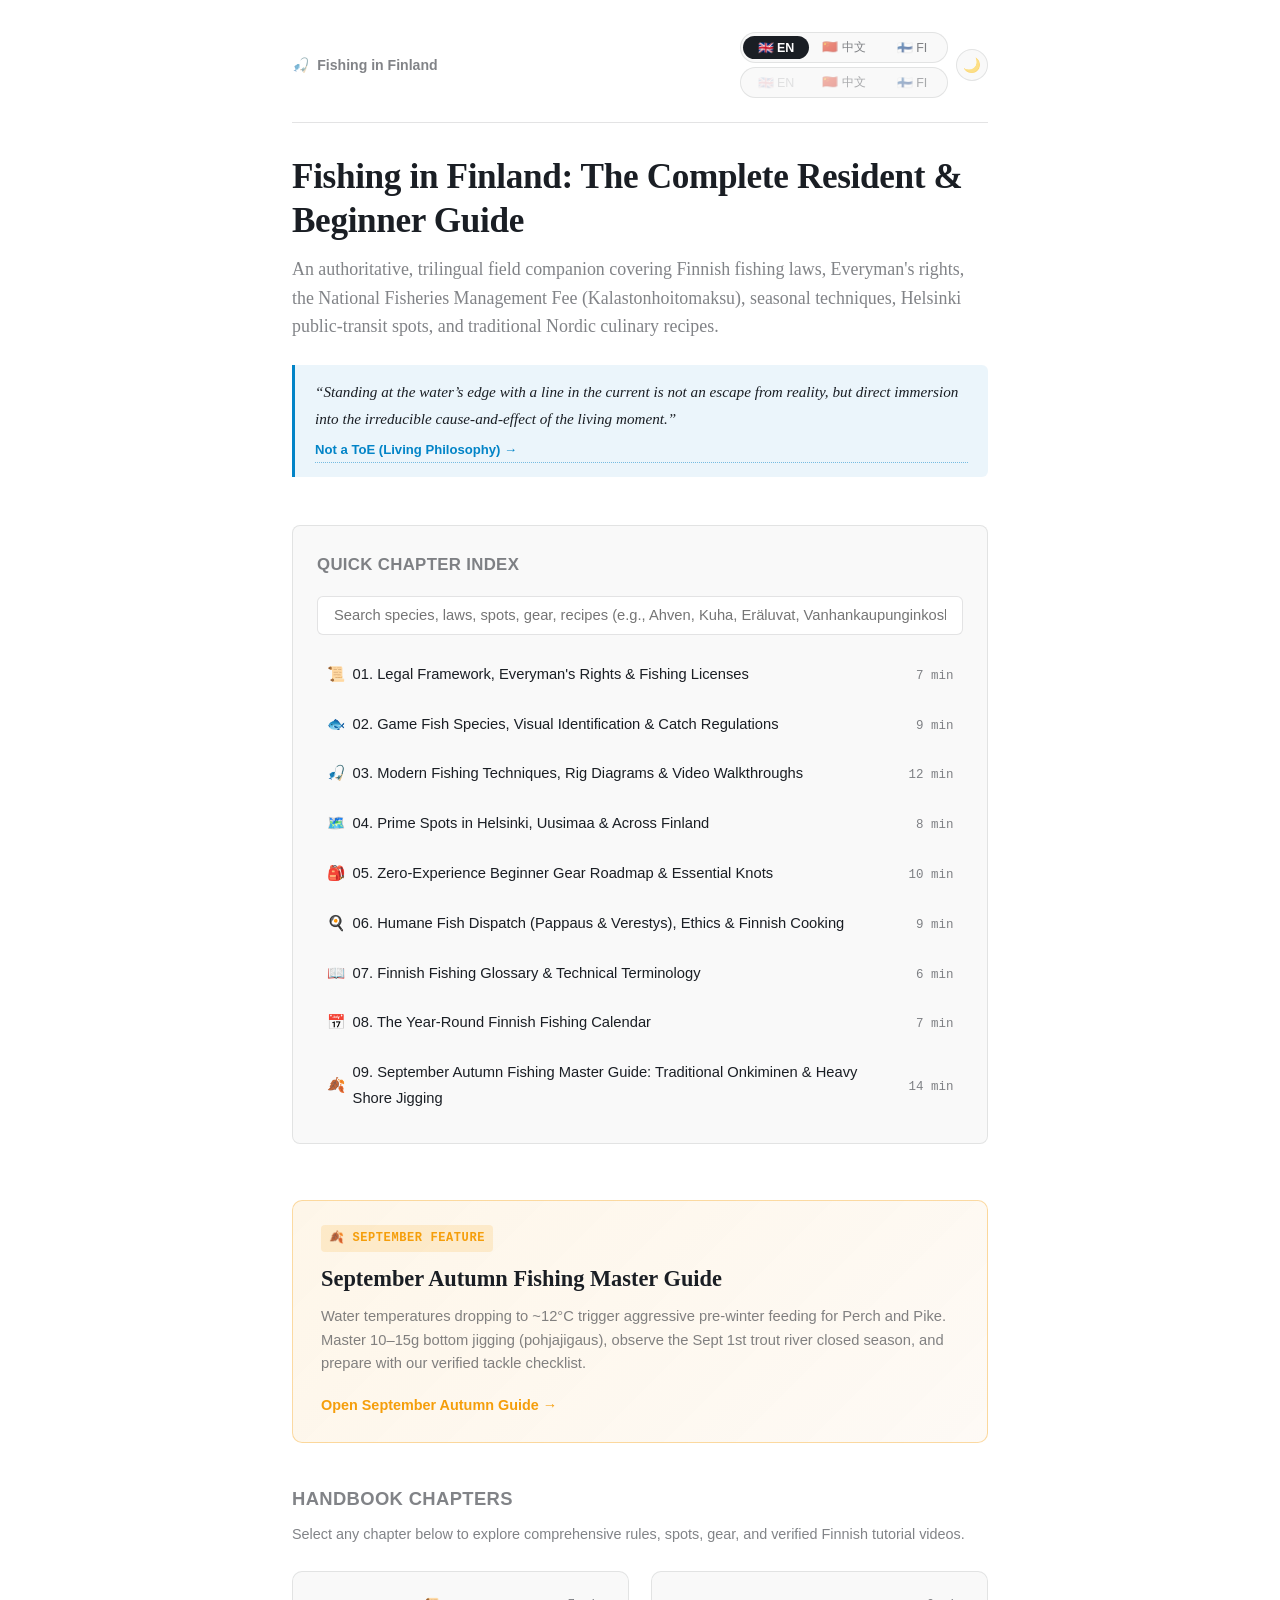
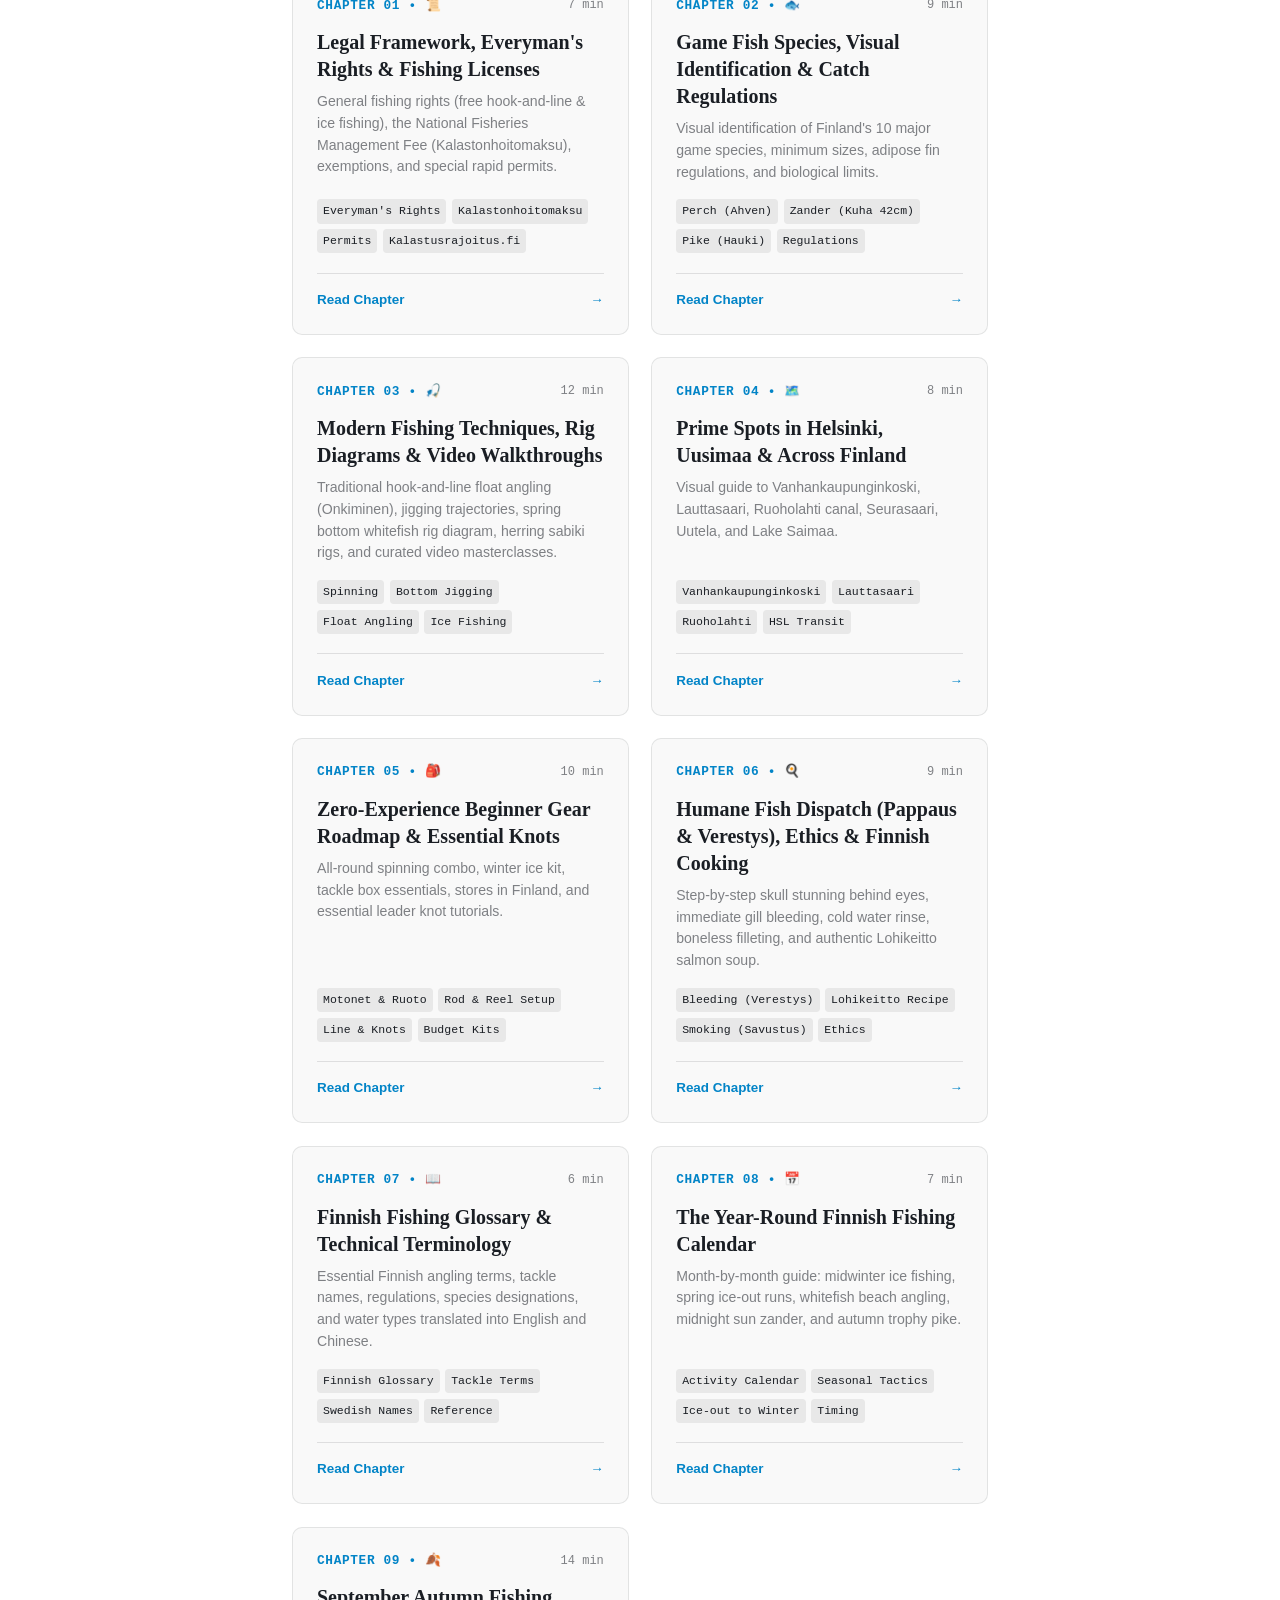
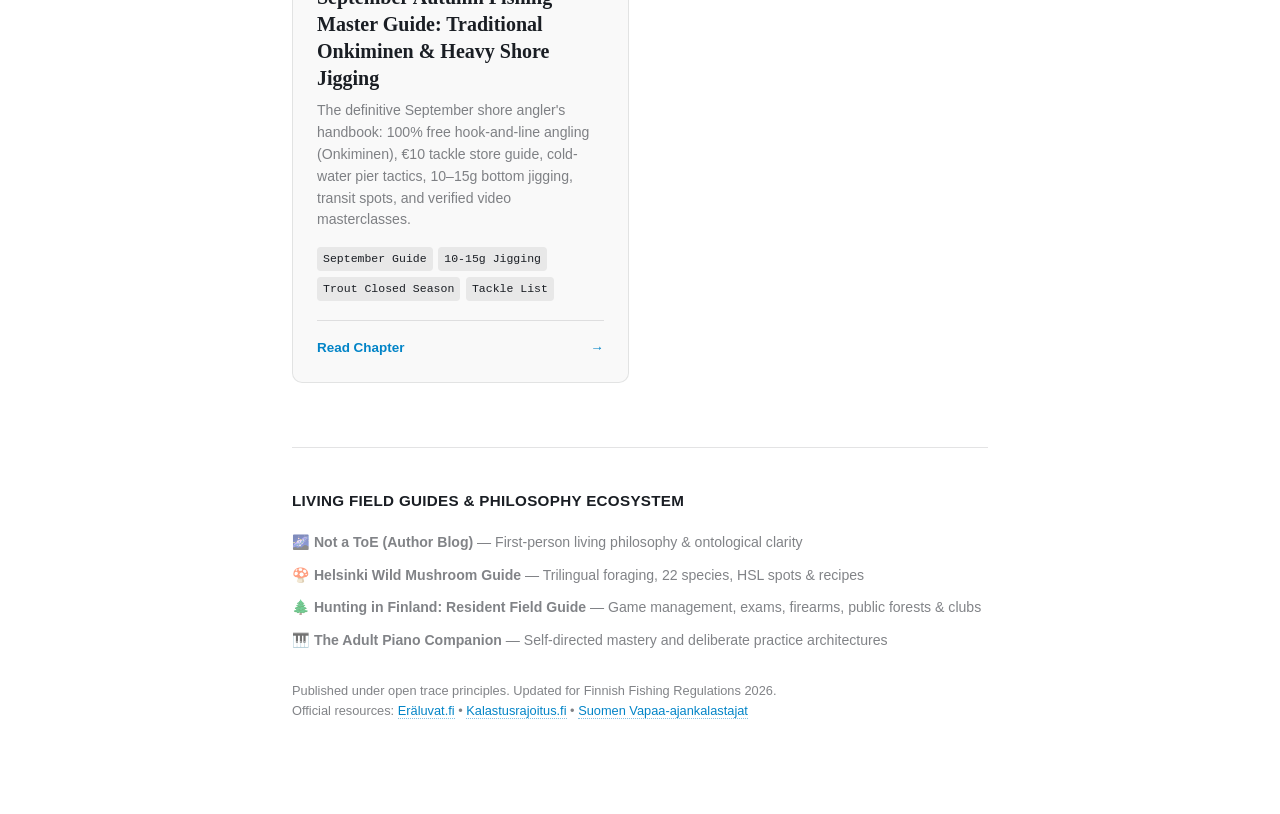
<file: index.html>
<!DOCTYPE html>
<html lang="en">
<head>
  <meta charset="UTF-8">
  <meta name="viewport" content="width=device-width, initial-scale=1.0">
  <title>Fishing in Finland • 芬兰垂钓与路亚全景指南 • Kalastus Suomessa</title>
  <meta name="description" content="An authoritative, trilingual field companion to angling, lure fishing, Everyman's rights, regulations, Helsinki transit spots, gear, and recipes in Finland.">
  <link rel="stylesheet" href="styles.css?v=20260912_2">
  <link rel="icon" href="data:image/svg+xml,<svg xmlns=%22http://www.w3.org/2000/svg%22 viewBox=%220 0 100 100%22><text y=%22.9em%22 font-size=%2290%22>🎣</text></svg>">
</head>
<body>

  <div class="wrap">
    <!-- Top Navigation & Controls -->
    <nav class="top-nav" aria-label="Site Navigation">
      <a href="index.html" class="brand-badge">
        <span>🎣</span>
        <span>Fishing in Finland</span>
      </a>

      <div class="top-controls">
        <!-- Language Switcher: Primary & Optional Comparison (Mushroom Guide Model) -->
        <div class="lang-switcher-wrapper" aria-label="Select Language">
          <div class="lang-row primary-lang-row" aria-label="Primary Language">
            <button class="lang-btn active" data-lang="en" title="English" aria-label="English">🇬🇧 EN</button>
            <button class="lang-btn" data-lang="zh" title="中文" aria-label="中文">🇨🇳 中文</button>
            <button class="lang-btn" data-lang="fi" title="Suomi" aria-label="Suomi">🇫🇮 FI</button>
          </div>
          <div class="lang-row secondary-lang-row" aria-label="Secondary Language (Optional)">
            <button class="lang-btn secondary-btn disabled-lang" data-lang2="en" title="Compare English" aria-label="Compare English">🇬🇧 EN</button>
            <button class="lang-btn secondary-btn" data-lang2="zh" title="与中文对照" aria-label="与中文对照">🇨🇳 中文</button>
            <button class="lang-btn secondary-btn" data-lang2="fi" title="Vertaa suomeksi" aria-label="Vertaa suomeksi">🇫🇮 FI</button>
          </div>
        </div>

        <!-- Theme Toggle -->
        <button id="theme-toggle-btn" class="theme-btn" title="Toggle Theme" aria-label="Toggle Theme">🌙</button>
      </div>
    </nav>

    <!-- Site Header -->
    <header class="site-header">
      <h1 id="site-title" class="site-title">
        Fishing in Finland: Complete Beginner & Resident Field Guide
      </h1>
      <p id="site-subtitle" class="site-subtitle">
        An authoritative, trilingual field companion covering Finnish fishing laws, Everyman's rights, the National Fisheries Management Fee (Kalastonhoitomaksu), seasonal techniques, Helsinki public-transit spots, and traditional Nordic culinary recipes.
      </p>

      <!-- Living Philosophy Grounding Quote - Referencing Not a ToE -->
      <div class="ground-quote">
        “Standing at the water’s edge with a line in the current is not an escape from reality, but direct immersion into the irreducible cause-and-effect of the living moment.”
        <a href="https://powerpig99.github.io/not-a-toe/" target="_blank" rel="noopener noreferrer">Not a ToE (Living Philosophy) →</a>
      </div>
    </header>

    <!-- Table of Contents & Realtime Filter -->
    <section class="toc-section" aria-label="Table of Contents">
      <div class="toc-header">
        <h2 id="toc-title" class="toc-title">Guide Chapters</h2>
      </div>

      <div class="search-wrapper">
        <input type="text" id="search-input" class="search-input" placeholder="Search species, laws, spots, gear, recipes (e.g., Ahven, Kuha, Eräluvat, Vanhankaupunginkoski, Lohikeitto)..." aria-label="Search Handbook Content">
      </div>

      <ul id="toc-list" class="toc-list">
        <!-- Rendered by app.js -->
      </ul>
    </section>

    <!-- Seasonal Spotlight Banner -->
    <div id="seasonal-spotlight-banner-wrap">
      <!-- Rendered dynamically by app.js based on language -->
    </div>

    <!-- Chapter Directory Section -->
    <section class="directory-section" aria-label="Chapter Directory">
      <div class="directory-header">
        <h2 id="directory-title" class="directory-title">Handbook Chapters</h2>
        <p id="directory-subtitle" class="directory-subtitle">Select any chapter below to explore comprehensive rules, spots, gear, and verified Finnish tutorial videos.</p>
      </div>

      <div id="chapter-directory" class="chapter-directory-grid">
        <!-- Rendered by app.js as rich cards linking to docs/*.html -->
      </div>
    </section>

    <!-- Ecosystem & Living Philosophy Footer -->
    <footer class="site-footer">
      <h3 class="footer-ecosystem-title">Living Field Guides & Philosophy Ecosystem</h3>
      <ul class="footer-links">
        <li>🌌 <a href="https://powerpig99.github.io/not-a-toe/" target="_blank" rel="noopener"><strong>Not a ToE (Author Blog)</strong> — First-person living philosophy & ontological clarity</a></li>
        <li>🍄 <a href="https://powerpig99.github.io/helsinki-mushroom-guide/" target="_blank" rel="noopener"><strong>Helsinki Wild Mushroom Guide</strong> — Trilingual foraging, 22 species, HSL spots & recipes</a></li>
        <li>🌲 <a href="https://powerpig99.github.io/hunting-in-finland/" target="_blank" rel="noopener"><strong>Hunting in Finland: Resident Field Guide</strong> — Game management, exams, firearms, public forests & clubs</a></li>
        <li>🎹 <a href="https://powerpig99.github.io/adult-piano-guide/" target="_blank" rel="noopener"><strong>The Adult Piano Companion</strong> — Self-directed mastery and deliberate practice architectures</a></li>
      </ul>

      <div class="footer-meta">
        <p>Published under open trace principles. Updated for Finnish Fishing Regulations 2026.<br>Official resources: <a href="https://www.eraluvat.fi" target="_blank" rel="noopener">Eräluvat.fi</a> • <a href="https://kalastusrajoitus.fi" target="_blank" rel="noopener">Kalastusrajoitus.fi</a> • <a href="https://vapaa-ajankalastaja.fi" target="_blank" rel="noopener">Suomen Vapaa-ajankalastajat</a></p>
      </div>
    </footer>
  </div>

  <script src="chapters.js?v=20260916_2"></script>
  <script src="app.js?v=20260916_2"></script>
</body>
</html>
</file>
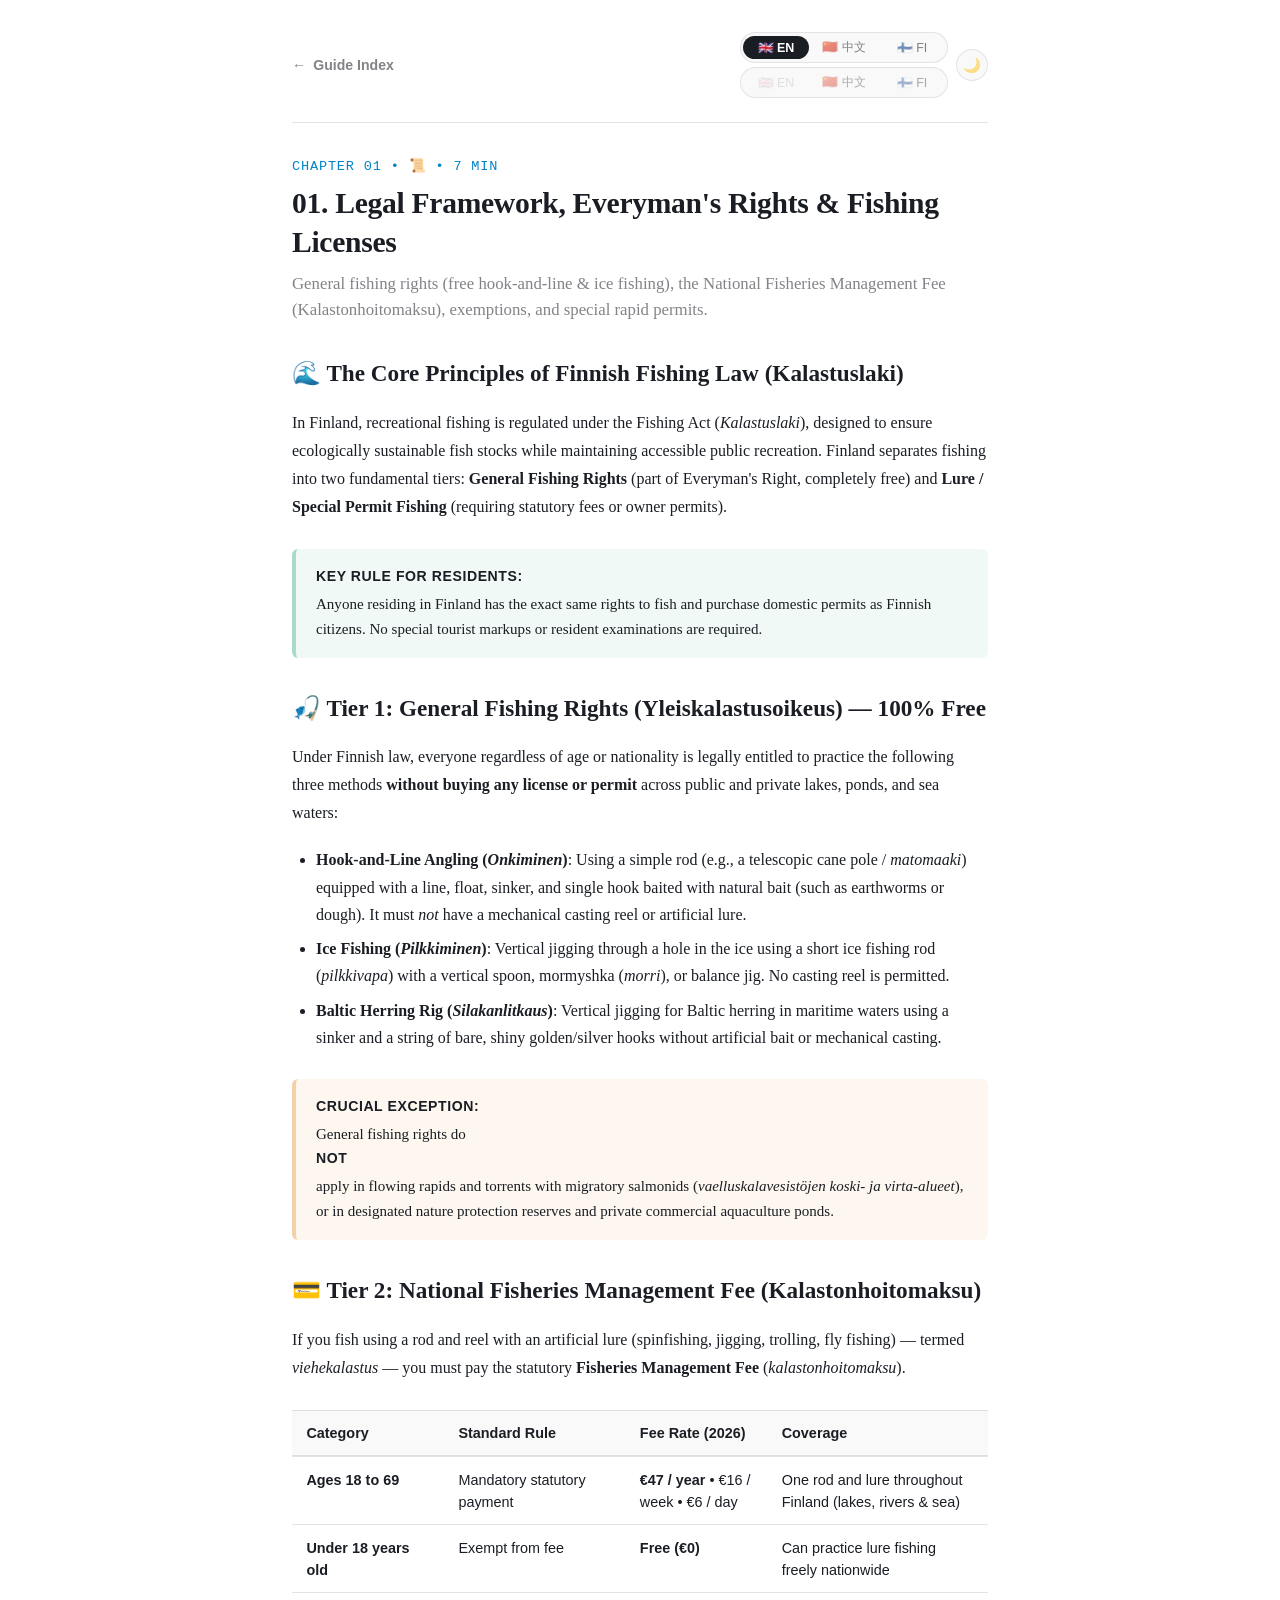
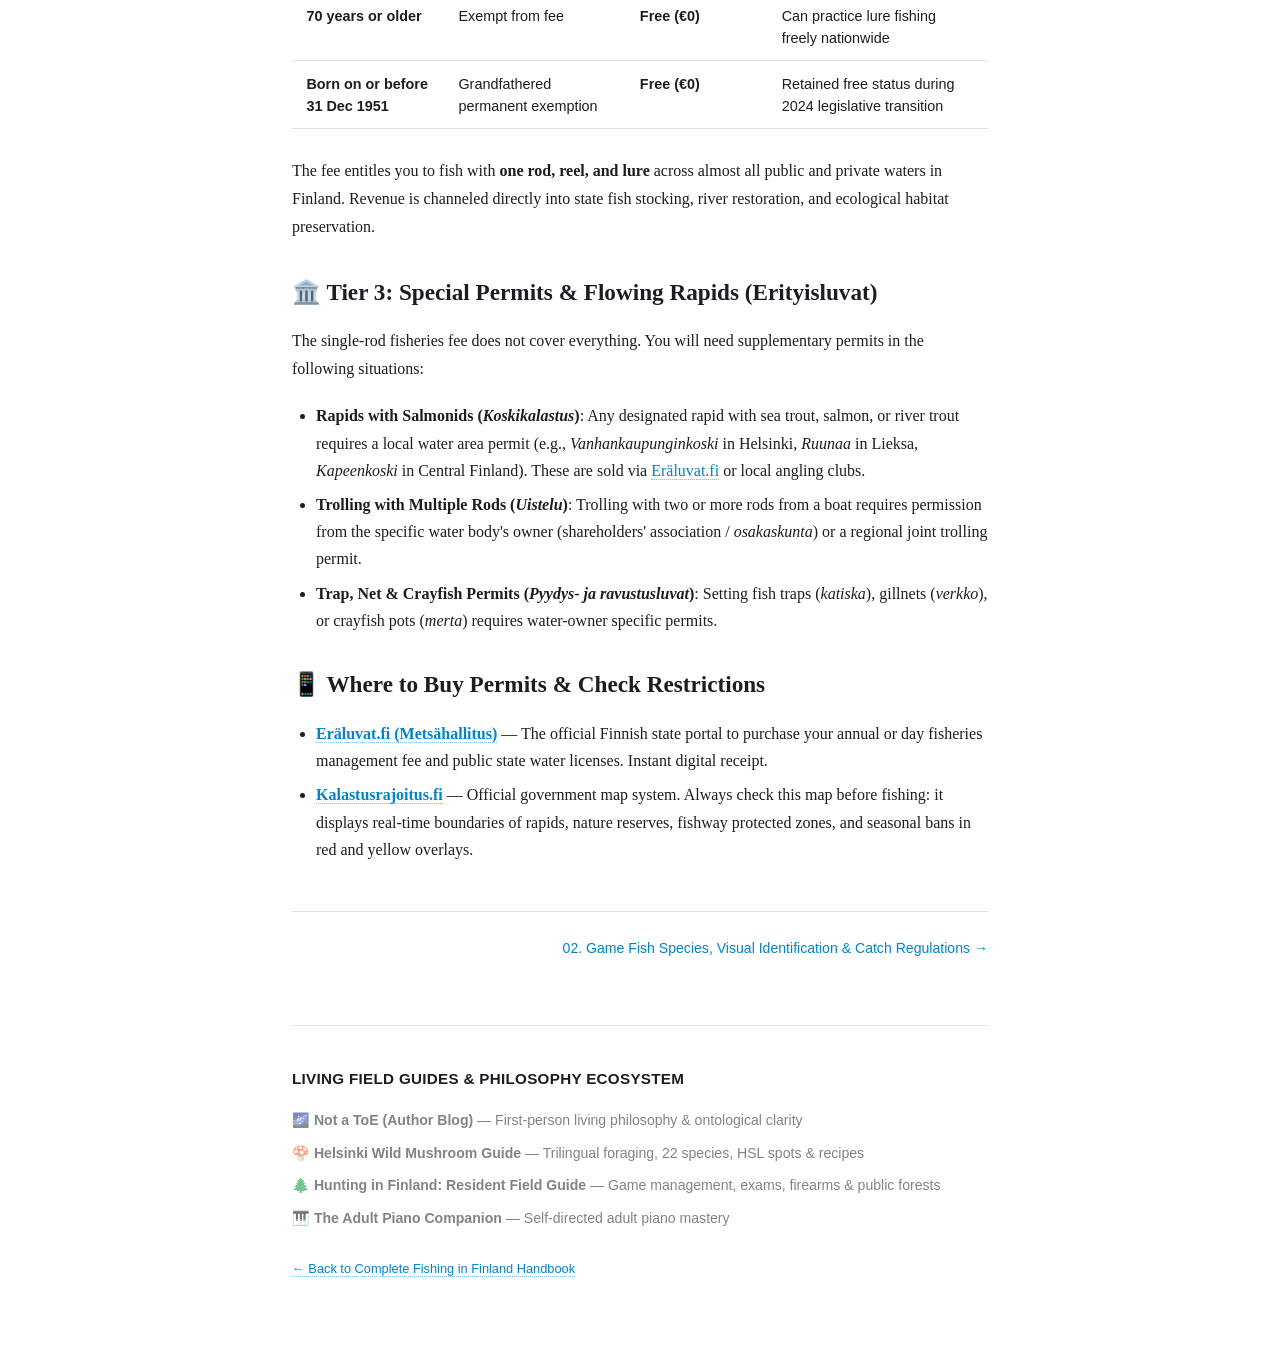
<file: docs/01_legal_rights_and_licenses.html>
<!DOCTYPE html>
<html lang="en">
<head>
  <meta charset="UTF-8">
  <meta name="viewport" content="width=device-width, initial-scale=1.0">
  <title>01. Legal Framework, Everyman's Rights & Fishing Licenses | Fishing in Finland</title>
  <meta name="description" content="General fishing rights (free hook-and-line & ice fishing), the National Fisheries Management Fee (Kalastonhoitomaksu), exemptions, and special rapid permits.">
  <link rel="stylesheet" href="../styles.css?v=20260912_2">
  <link rel="icon" href="data:image/svg+xml,<svg xmlns=%22http://www.w3.org/2000/svg%22 viewBox=%220 0 100 100%22><text y=%22.9em%22 font-size=%2290%22>🎣</text></svg>">
</head>
<body>

  <div class="wrap">
    <!-- Top Navigation -->
    <nav class="top-nav" aria-label="Breadcrumb Navigation">
      <a href="../index.html" class="brand-badge">
        <span>←</span>
        <span>Guide Index</span>
      </a>

      <div class="top-controls">
        <div class="lang-switcher-wrapper" aria-label="Select Language">
          <div class="lang-row primary-lang-row" aria-label="Primary Language">
            <button class="lang-btn active" data-lang="en" title="English" aria-label="English">🇬🇧 EN</button>
            <button class="lang-btn" data-lang="zh" title="中文" aria-label="中文">🇨🇳 中文</button>
            <button class="lang-btn" data-lang="fi" title="Suomi" aria-label="Suomi">🇫🇮 FI</button>
          </div>
          <div class="lang-row secondary-lang-row" aria-label="Secondary Language (Optional)">
            <button class="lang-btn secondary-btn disabled-lang" data-lang2="en" title="Compare English" aria-label="Compare English">🇬🇧 EN</button>
            <button class="lang-btn secondary-btn" data-lang2="zh" title="与中文对照" aria-label="与中文对照">🇨🇳 中文</button>
            <button class="lang-btn secondary-btn" data-lang2="fi" title="Vertaa suomeksi" aria-label="Vertaa suomeksi">🇫🇮 FI</button>
          </div>
        </div>

        <button id="theme-toggle-btn" class="theme-btn" title="Toggle Theme" aria-label="Toggle Theme">🌙</button>
      </div>
    </nav>

    <!-- Chapter Header -->
    <header class="chapter-header">
      <span class="chapter-num">Chapter 01 • 📜 • 7 min</span>
      <h1 id="chapter-title" class="chapter-title">01. Legal Framework, Everyman's Rights & Fishing Licenses</h1>
      <p id="chapter-subtitle" class="chapter-subtitle">General fishing rights (free hook-and-line & ice fishing), the National Fisheries Management Fee (Kalastonhoitomaksu), exemptions, and special rapid permits.</p>
    </header>

    <!-- Chapter Content Body -->
    <main id="chapter-body">
      <div class="content">
        <h2>🌊 The Core Principles of Finnish Fishing Law (Kalastuslaki)</h2>
        <p>In Finland, recreational fishing is regulated under the Fishing Act (<em>Kalastuslaki</em>), designed to ensure ecologically sustainable fish stocks while maintaining accessible public recreation. Finland separates fishing into two fundamental tiers: <strong>General Fishing Rights</strong> (part of Everyman's Right, completely free) and <strong>Lure / Special Permit Fishing</strong> (requiring statutory fees or owner permits).</p>

        <div class="callout callout-tip">
          <strong>Key Rule for Residents:</strong> Anyone residing in Finland has the exact same rights to fish and purchase domestic permits as Finnish citizens. No special tourist markups or resident examinations are required.
        </div>

        <h2>🎣 Tier 1: General Fishing Rights (Yleiskalastusoikeus) — 100% Free</h2>
        <p>Under Finnish law, everyone regardless of age or nationality is legally entitled to practice the following three methods <strong>without buying any license or permit</strong> across public and private lakes, ponds, and sea waters:</p>
        <ul>
          <li><strong>Hook-and-Line Angling (<em>Onkiminen</em>)</strong>: Using a simple rod (e.g., a telescopic cane pole / <em>matomaaki</em>) equipped with a line, float, sinker, and single hook baited with natural bait (such as earthworms or dough). It must <em>not</em> have a mechanical casting reel or artificial lure.</li>
          <li><strong>Ice Fishing (<em>Pilkkiminen</em>)</strong>: Vertical jigging through a hole in the ice using a short ice fishing rod (<em>pilkkivapa</em>) with a vertical spoon, mormyshka (<em>morri</em>), or balance jig. No casting reel is permitted.</li>
          <li><strong>Baltic Herring Rig (<em>Silakanlitkaus</em>)</strong>: Vertical jigging for Baltic herring in maritime waters using a sinker and a string of bare, shiny golden/silver hooks without artificial bait or mechanical casting.</li>
        </ul>

        <div class="callout callout-warning">
          <strong>Crucial Exception:</strong> General fishing rights do <strong>not</strong> apply in flowing rapids and torrents with migratory salmonids (<em>vaelluskalavesistöjen koski- ja virta-alueet</em>), or in designated nature protection reserves and private commercial aquaculture ponds.
        </div>

        <h2>💳 Tier 2: National Fisheries Management Fee (Kalastonhoitomaksu)</h2>
        <p>If you fish using a rod and reel with an artificial lure (spinfishing, jigging, trolling, fly fishing) — termed <em>viehekalastus</em> — you must pay the statutory <strong>Fisheries Management Fee</strong> (<em>kalastonhoitomaksu</em>).</p>

        <div class="table-wrap">
          <table>
            <thead>
              <tr>
                <th>Category</th>
                <th>Standard Rule</th>
                <th>Fee Rate (2026)</th>
                <th>Coverage</th>
              </tr>
            </thead>
            <tbody>
              <tr>
                <td><strong>Ages 18 to 69</strong></td>
                <td>Mandatory statutory payment</td>
                <td><strong>€47 / year</strong> • €16 / week • €6 / day</td>
                <td>One rod and lure throughout Finland (lakes, rivers & sea)</td>
              </tr>
              <tr>
                <td><strong>Under 18 years old</strong></td>
                <td>Exempt from fee</td>
                <td><strong>Free (€0)</strong></td>
                <td>Can practice lure fishing freely nationwide</td>
              </tr>
              <tr>
                <td><strong>70 years or older</strong></td>
                <td>Exempt from fee</td>
                <td><strong>Free (€0)</strong></td>
                <td>Can practice lure fishing freely nationwide</td>
              </tr>
              <tr>
                <td><strong>Born on or before 31 Dec 1951</strong></td>
                <td>Grandfathered permanent exemption</td>
                <td><strong>Free (€0)</strong></td>
                <td>Retained free status during 2024 legislative transition</td>
              </tr>
            </tbody>
          </table>
        </div>

        <p>The fee entitles you to fish with <strong>one rod, reel, and lure</strong> across almost all public and private waters in Finland. Revenue is channeled directly into state fish stocking, river restoration, and ecological habitat preservation.</p>

        <h2>🏛️ Tier 3: Special Permits & Flowing Rapids (Erityisluvat)</h2>
        <p>The single-rod fisheries fee does not cover everything. You will need supplementary permits in the following situations:</p>
        <ul>
          <li><strong>Rapids with Salmonids (<em>Koskikalastus</em>)</strong>: Any designated rapid with sea trout, salmon, or river trout requires a local water area permit (e.g., <em>Vanhankaupunginkoski</em> in Helsinki, <em>Ruunaa</em> in Lieksa, <em>Kapeenkoski</em> in Central Finland). These are sold via <a href="https://www.eraluvat.fi" target="_blank" rel="noopener">Eräluvat.fi</a> or local angling clubs.</li>
          <li><strong>Trolling with Multiple Rods (<em>Uistelu</em>)</strong>: Trolling with two or more rods from a boat requires permission from the specific water body's owner (shareholders' association / <em>osakaskunta</em>) or a regional joint trolling permit.</li>
          <li><strong>Trap, Net & Crayfish Permits (<em>Pyydys- ja ravustusluvat</em>)</strong>: Setting fish traps (<em>katiska</em>), gillnets (<em>verkko</em>), or crayfish pots (<em>merta</em>) requires water-owner specific permits.</li>
        </ul>

        <h2>📱 Where to Buy Permits & Check Restrictions</h2>
        <ul>
          <li><a href="https://www.eraluvat.fi" target="_blank" rel="noopener"><strong>Eräluvat.fi (Metsähallitus)</strong></a> — The official Finnish state portal to purchase your annual or day fisheries management fee and public state water licenses. Instant digital receipt.</li>
          <li><a href="https://kalastusrajoitus.fi" target="_blank" rel="noopener"><strong>Kalastusrajoitus.fi</strong></a> — Official government map system. Always check this map before fishing: it displays real-time boundaries of rapids, nature reserves, fishway protected zones, and seasonal bans in red and yellow overlays.</li>
        </ul>
      </div>
    </main>

    <!-- Prev / Next Navigation -->
    <nav class="doc-nav-bar" aria-label="Chapter Pagination">
      <span></span>
      <a href="02_fish_species_and_regulations.html" class="doc-nav-link">02. Game Fish Species, Visual Identification & Catch Regulations →</a>
    </nav>

    <!-- Footer -->
    <footer class="site-footer">
      <h3 class="footer-ecosystem-title">Living Field Guides & Philosophy Ecosystem</h3>
      <ul class="footer-links">
        <li>🌌 <a href="https://powerpig99.github.io/not-a-toe/" target="_blank" rel="noopener"><strong>Not a ToE (Author Blog)</strong> — First-person living philosophy & ontological clarity</a></li>
        <li>🍄 <a href="https://powerpig99.github.io/helsinki-mushroom-guide/" target="_blank" rel="noopener"><strong>Helsinki Wild Mushroom Guide</strong> — Trilingual foraging, 22 species, HSL spots & recipes</a></li>
        <li>🌲 <a href="https://powerpig99.github.io/hunting-in-finland/" target="_blank" rel="noopener"><strong>Hunting in Finland: Resident Field Guide</strong> — Game management, exams, firearms & public forests</a></li>
        <li>🎹 <a href="https://powerpig99.github.io/adult-piano-guide/" target="_blank" rel="noopener"><strong>The Adult Piano Companion</strong> — Self-directed adult piano mastery</a></li>
      </ul>
      <div class="footer-meta">
        <p><a href="../index.html">← Back to Complete Fishing in Finland Handbook</a></p>
      </div>
    </footer>
  </div>

  <script>
    (function () {
      const chapter = {"id":"ch1","num":"01","icon":"📜","slug":"legal_rights_and_licenses","title":{"en":"01. Legal Framework, Everyman's Rights & Fishing Licenses","zh":"01. 法律框架、自然民权与钓鱼许可制度","fi":"01. Lainsäädäntö, jokamiehenoikeudet ja kalastusluvat"},"subtitle":{"en":"General fishing rights (free hook-and-line & ice fishing), the National Fisheries Management Fee (Kalastonhoitomaksu), exemptions, and special rapid permits.","zh":"通用渔业权利（传统手竿与冬钓完全免费）、国家渔业管理费（Kalastonhoitomaksu）、年龄豁免机制与特种激流白水许可证。","fi":"Yleiskalastusoikeus (onkiminen ja pilkkiminen), kalastonhoitomaksu, ikävapautukset ja koskikohtaiset erityisluvat."},"readTime":"7 min","content":{"en":"\n        <h2>🌊 The Core Principles of Finnish Fishing Law (Kalastuslaki)</h2>\n        <p>In Finland, recreational fishing is regulated under the Fishing Act (<em>Kalastuslaki</em>), designed to ensure ecologically sustainable fish stocks while maintaining accessible public recreation. Finland separates fishing into two fundamental tiers: <strong>General Fishing Rights</strong> (part of Everyman's Right, completely free) and <strong>Lure / Special Permit Fishing</strong> (requiring statutory fees or owner permits).</p>\n\n        <div class=\"callout callout-tip\">\n          <strong>Key Rule for Residents:</strong> Anyone residing in Finland has the exact same rights to fish and purchase domestic permits as Finnish citizens. No special tourist markups or resident examinations are required.\n        </div>\n\n        <h2>🎣 Tier 1: General Fishing Rights (Yleiskalastusoikeus) — 100% Free</h2>\n        <p>Under Finnish law, everyone regardless of age or nationality is legally entitled to practice the following three methods <strong>without buying any license or permit</strong> across public and private lakes, ponds, and sea waters:</p>\n        <ul>\n          <li><strong>Hook-and-Line Angling (<em>Onkiminen</em>)</strong>: Using a simple rod (e.g., a telescopic cane pole / <em>matomaaki</em>) equipped with a line, float, sinker, and single hook baited with natural bait (such as earthworms or dough). It must <em>not</em> have a mechanical casting reel or artificial lure.</li>\n          <li><strong>Ice Fishing (<em>Pilkkiminen</em>)</strong>: Vertical jigging through a hole in the ice using a short ice fishing rod (<em>pilkkivapa</em>) with a vertical spoon, mormyshka (<em>morri</em>), or balance jig. No casting reel is permitted.</li>\n          <li><strong>Baltic Herring Rig (<em>Silakanlitkaus</em>)</strong>: Vertical jigging for Baltic herring in maritime waters using a sinker and a string of bare, shiny golden/silver hooks without artificial bait or mechanical casting.</li>\n        </ul>\n\n        <div class=\"callout callout-warning\">\n          <strong>Crucial Exception:</strong> General fishing rights do <strong>not</strong> apply in flowing rapids and torrents with migratory salmonids (<em>vaelluskalavesistöjen koski- ja virta-alueet</em>), or in designated nature protection reserves and private commercial aquaculture ponds.\n        </div>\n\n        <h2>💳 Tier 2: National Fisheries Management Fee (Kalastonhoitomaksu)</h2>\n        <p>If you fish using a rod and reel with an artificial lure (spinfishing, jigging, trolling, fly fishing) — termed <em>viehekalastus</em> — you must pay the statutory <strong>Fisheries Management Fee</strong> (<em>kalastonhoitomaksu</em>).</p>\n\n        <div class=\"table-wrap\">\n          <table>\n            <thead>\n              <tr>\n                <th>Category</th>\n                <th>Standard Rule</th>\n                <th>Fee Rate (2026)</th>\n                <th>Coverage</th>\n              </tr>\n            </thead>\n            <tbody>\n              <tr>\n                <td><strong>Ages 18 to 69</strong></td>\n                <td>Mandatory statutory payment</td>\n                <td><strong>€47 / year</strong> • €16 / week • €6 / day</td>\n                <td>One rod and lure throughout Finland (lakes, rivers & sea)</td>\n              </tr>\n              <tr>\n                <td><strong>Under 18 years old</strong></td>\n                <td>Exempt from fee</td>\n                <td><strong>Free (€0)</strong></td>\n                <td>Can practice lure fishing freely nationwide</td>\n              </tr>\n              <tr>\n                <td><strong>70 years or older</strong></td>\n                <td>Exempt from fee</td>\n                <td><strong>Free (€0)</strong></td>\n                <td>Can practice lure fishing freely nationwide</td>\n              </tr>\n              <tr>\n                <td><strong>Born on or before 31 Dec 1951</strong></td>\n                <td>Grandfathered permanent exemption</td>\n                <td><strong>Free (€0)</strong></td>\n                <td>Retained free status during 2024 legislative transition</td>\n              </tr>\n            </tbody>\n          </table>\n        </div>\n\n        <p>The fee entitles you to fish with <strong>one rod, reel, and lure</strong> across almost all public and private waters in Finland. Revenue is channeled directly into state fish stocking, river restoration, and ecological habitat preservation.</p>\n\n        <h2>🏛️ Tier 3: Special Permits & Flowing Rapids (Erityisluvat)</h2>\n        <p>The single-rod fisheries fee does not cover everything. You will need supplementary permits in the following situations:</p>\n        <ul>\n          <li><strong>Rapids with Salmonids (<em>Koskikalastus</em>)</strong>: Any designated rapid with sea trout, salmon, or river trout requires a local water area permit (e.g., <em>Vanhankaupunginkoski</em> in Helsinki, <em>Ruunaa</em> in Lieksa, <em>Kapeenkoski</em> in Central Finland). These are sold via <a href=\"https://www.eraluvat.fi\" target=\"_blank\" rel=\"noopener\">Eräluvat.fi</a> or local angling clubs.</li>\n          <li><strong>Trolling with Multiple Rods (<em>Uistelu</em>)</strong>: Trolling with two or more rods from a boat requires permission from the specific water body's owner (shareholders' association / <em>osakaskunta</em>) or a regional joint trolling permit.</li>\n          <li><strong>Trap, Net & Crayfish Permits (<em>Pyydys- ja ravustusluvat</em>)</strong>: Setting fish traps (<em>katiska</em>), gillnets (<em>verkko</em>), or crayfish pots (<em>merta</em>) requires water-owner specific permits.</li>\n        </ul>\n\n        <h2>📱 Where to Buy Permits & Check Restrictions</h2>\n        <ul>\n          <li><a href=\"https://www.eraluvat.fi\" target=\"_blank\" rel=\"noopener\"><strong>Eräluvat.fi (Metsähallitus)</strong></a> — The official Finnish state portal to purchase your annual or day fisheries management fee and public state water licenses. Instant digital receipt.</li>\n          <li><a href=\"https://kalastusrajoitus.fi\" target=\"_blank\" rel=\"noopener\"><strong>Kalastusrajoitus.fi</strong></a> — Official government map system. Always check this map before fishing: it displays real-time boundaries of rapids, nature reserves, fishway protected zones, and seasonal bans in red and yellow overlays.</li>\n        </ul>\n      ","zh":"\n        <h2>🌊 芬兰渔业法（Kalastuslaki）的核心监管逻辑</h2>\n        <p>在芬兰，垂钓与捕捞受《渔业法》（<em>Kalastuslaki</em>）统辖。该法案的立足点是生态保护与资源可持续利用，同时最大限度保障居民亲近自然、开展户外生活的宪法权利。芬兰将捕钓行为划分为两大截然不同的层级：<strong>通用免费渔权（自然民权组成部分）</strong>与<strong>路亚/特种钓捕许可（法定付费机制）</strong>。</p>\n\n        <div class=\"callout callout-tip\">\n          <strong>常住居民国民待遇：</strong> 只要你合法居住在芬兰（持居留许可与 henkilötunnus 个人税号），即可享有与芬兰公民完全同等的捕钓权利与许可购买资格，绝无外籍游客溢价或隐形门槛。\n        </div>\n\n        <h2>🎣 第一梯队：通用渔权（Yleiskalastusoikeus）—— 终生全免费</h2>\n        <p>依据法律，任何人（无论国籍与年龄）在芬兰境内的公共与私人湖泊、池塘及海域，均享有<strong>完全免费且无需任何牌照/许可证</strong>的以下三种传统垂钓方式：</p>\n        <ul>\n          <li><strong>传统手竿静水钓（<em>Onkiminen</em>）</strong>：使用简易钓竿（如无轮玻璃钢/碳素手竿、伸缩竹竿 <em>matomaaki</em>），搭配主线、浮漂、铅坠与单钩，挂天然生物饵（如蚯蚓、面包虫、面团）。严禁使用任何机械绕线轮或人造路亚拟饵。</li>\n          <li><strong>传统冬季冰钓（<em>Pilkkiminen</em>）</strong>：在冻结冰面上钻孔，使用简易手持短冰钓竿（<em>pilkkivapa</em>），挂垂直铁板、微型铅头钩配红虫（<em>morri</em>）或平衡拟饵，进行垂直提拉挑逗。严禁搭配机械抛投轮。</li>\n          <li><strong>波罗的海鲱鱼排钩串钩钓（<em>Silakanlitkaus</em>）</strong>：在沿海桥头或码头，使用铅坠搭配一串反光无诱饵单钩（通常为5-8枚闪光金银小钩），垂直上下抖动直接诱捕集群洄游的波罗的海鲱鱼（<em>silakka</em>）。</li>\n        </ul>\n\n        <div class=\"callout callout-warning\">\n          <strong>绝对禁区警示：</strong> 通用免费渔权<strong>严禁</strong>适用于有洄游性鲑鳟鱼类的急流和活水河段（<em>vaelluskalavesistöjen koski- ja virta-alueet</em>）、国家级自然生态严禁区，以及私人商业养殖鱼塘。\n        </div>\n\n        <h2>💳 第二梯队：国家渔业管理费（Kalastonhoitomaksu）</h2>\n        <p>凡使用<strong>装有机械旋压轮/水滴轮的钓竿搭配人造拟饵</strong>（即路亚抛投、亮片、米诺、软虫跳底或飞蝇钓），统称为 <em>viehekalastus</em>，法律规定必须缴纳法定<strong>国家渔业管理费</strong>（<em>kalastonhoitomaksu</em>）。</p>\n\n        <div class=\"table-wrap\">\n          <table>\n            <thead>\n              <tr>\n                <th>适用群体</th>\n                <th>法定纳费要求</th>\n                <th>规费标准 (2026)</th>\n                <th>授权捕钓范围</th>\n              </tr>\n            </thead>\n            <tbody>\n              <tr>\n                <td><strong>18 周岁至 69 周岁</strong></td>\n                <td>法定强制缴纳</td>\n                <td><strong>47 欧元 / 年</strong> • 16 欧元 / 周 • 6 欧元 / 日</td>\n                <td>全芬兰境内的湖泊、河流与波罗的海海域（单竿单饵）</td>\n              </tr>\n              <tr>\n                <td><strong>18 周岁以下青少年</strong></td>\n                <td>法定免缴政策</td>\n                <td><strong>免费 (€0)</strong></td>\n                <td>无需缴纳管理费，可直接在全国合法路亚</td>\n              </tr>\n              <tr>\n                <td><strong>70 周岁及以上长者</strong></td>\n                <td>法定免缴政策</td>\n                <td><strong>免费 (€0)</strong></td>\n                <td>无需缴纳管理费，可直接在全国合法路亚</td>\n              </tr>\n              <tr>\n                <td><strong>1951年12月31日及前出生者</strong></td>\n                <td>历史法案永久保留豁免</td>\n                <td><strong>免费 (€0)</strong></td>\n                <td>在此前法案过渡中终生保留完全免费路亚资格</td>\n              </tr>\n            </tbody>\n          </table>\n        </div>\n\n        <p>缴纳该项管理费后，钓者即可在全芬兰几乎所有水域以<strong>单竿单饵</strong>形式自由作钓。全部规费专款专用，直接回流于国家鱼苗增殖放流、产卵水系生态修复与渔业巡护科研。</p>\n\n        <h2>🏛️ 第三梯队：特种白水许可证与多竿拖钓（Erityisluvat）</h2>\n        <p>国家单竿渔业费并非万能通行证。遇有以下特殊情形，须按水域单独增购专门许可证：</p>\n        <ul>\n          <li><strong>鲑鳟鱼激流河段（<em>Koskikalastus</em>）</strong>：全国所有的激流白水、洄游河道（如赫尔辛基市中心的 <em>Vanhankaupunginkoski</em>、中芬兰的 <em>Kapeenkoski</em>、东芬兰的 <em>Ruunaa</em>），因持续人工放养鳟鱼且有野生种群，必须向水域管理方另购专属急流钓鱼证（通过 <a href=\"https://www.eraluvat.fi\" target=\"_blank\" rel=\"noopener\">Eräluvat.fi</a> 或当地渔政俱乐部购买）。</li>\n          <li><strong>多竿拖钓（<em>Vetouistelu</em>）</strong>：从船体两侧同时架设两根或更多钓竿进行行船拖钓时，必须购买该水域所有者协会（<em>osakaskunta</em>）的专属多竿拖钓许可。</li>\n          <li><strong>渔笼、地笼与捕蟹抓虾（<em>Pyydys- ja ravustusluvat</em>）</strong>：放置地笼网（<em>katiska</em>）、定置刺网（<em>verkko</em>）或小龙虾捕笼（<em>rapumerta</em>），必须向所属水权单位购买定置具专属水牌。</li>\n        </ul>\n\n        <h2>📱 必备官方查询与购票入口</h2>\n        <ul>\n          <li><a href=\"https://www.eraluvat.fi\" target=\"_blank\" rel=\"noopener\"><strong>Eräluvat.fi（芬兰国家林业与森林公园管理局 Metsähallitus）</strong></a> — 购买年度/短期国家渔业管理费及国有水域许可证的唯一官方平台，支付后立即生成带电子二维码的法定许可。</li>\n          <li><a href=\"https://kalastusrajoitus.fi\" target=\"_blank\" rel=\"noopener\"><strong>Kalastusrajoitus.fi（芬兰农业与林业部官方限钓红线地图）</strong></a> — 出钓前必须手机查看的地理信息系统，以红色与黄色色块实时标注全国所有禁钓激流、鱼道保全带与季节性繁殖保护区。</li>\n        </ul>\n      ","fi":"\n        <h2>🌊 Kalastuslain perusperiaatteet</h2>\n        <p>Suomen kalastuslaki säätelee vapaa-ajankalastusta tavoitteenaan kalakantojen kestävä ja monipuolinen hyödyntäminen sekä luonnonmukainen lisääntyminen. Laki jakaa kalastuksen selkeästi <strong>yleiskalastusoikeuksiin</strong> (jokamiehenoikeus, maksuton) ja <strong>luvanvaraiseen viehe- ja erityiskalastukseen</strong>.</p>\n\n        <div class=\"callout callout-tip\">\n          <strong>Yhdenvertaisuusperiaate:</strong> Kaikilla Suomessa pysyvästi tai tilapäisesti asuvilla henkilöillä on samat oikeudet kalastaa ja hankkia lupia kuin Suomen kansalaisilla. Erillisiä ulkomaalaismaksuja tai tutkintoja ei vaadita.\n        </div>\n\n        <h2>🎣 1. Maksuttomat yleiskalastusoikeudet</h2>\n        <p>Seuraavat kalastusmuodot ovat kaikille maksuttomia ilman erillisiä lupia useimmilla järvillä, lammilla ja merialueilla:</p>\n        <ul>\n          <li><strong>Onkiminen</strong>: Kalastus yhdellä vavalla ilman heittokalastukseen soveltuvaa kelaa, käyttäen luonnollista syöttiä (esim. mato) ja painoa/kohoa.</li>\n          <li><strong>Pilkkiminen</strong>: Pystysuuntainen kalastus jään läpi lyhyellä pilkkivavalla käyttäen pilkkiä tai morria ilman heittokelaa.</li>\n          <li><strong>Silakanlitkaus</strong>: Merialueilla harjoitettava silakan pyynti käyttäen painoa ja useita kirkkaita koukkuja ilman syöttiä tai heittokalastusta.</li>\n        </ul>\n\n        <div class=\"callout callout-warning\">\n          <strong>Tärkeä rajoitus:</strong> Yleiskalastusoikeudet eivät päde vaelluskalavesistöjen koski- ja virta-alueilla, luonnonsuojelualueilla tai yksityisillä istukaslammilla.\n        </div>\n\n        <h2>💳 2. Kalastonhoitomaksu</h2>\n        <p>Viehekalastusta (heittokalastus kelalla ja vavalla, uistelu, jigaus tai perhokalastus) harjoittavan <strong>18–69-vuotiaan</strong> on maksettava valtiollinen kalastonhoitomaksu.</p>\n\n        <div class=\"table-wrap\">\n          <table>\n            <thead>\n              <tr>\n                <th>Ryhmä</th>\n                <th>Velvollisuus</th>\n                <th>Hinta (2026)</th>\n                <th>Oikeudet</th>\n              </tr>\n            </thead>\n            <tbody>\n              <tr>\n                <td><strong>18–69-vuotiaat</strong></td>\n                <td>Lakisääteinen maksu</td>\n                <td><strong>47 € / vuosi</strong> • 16 € / viikko • 6 € / vrk</td>\n                <td>Viehekalastus yhdellä vavalla lähes koko maassa</td>\n              </tr>\n              <tr>\n                <td><strong>Alle 18-vuotiaat</strong></td>\n                <td>Maksuvapautus</td>\n                <td><strong>Maksuton (0 €)</strong></td>\n                <td>Oikeus viehekalastukseen yhdellä vavalla</td>\n              </tr>\n              <tr>\n                <td><strong>70 vuotta täyttäneet</strong></td>\n                <td>Maksuvapautus</td>\n                <td><strong>Maksuton (0 €)</strong></td>\n                <td>Oikeus viehekalastukseen yhdellä vavalla</td>\n              </tr>\n            </tbody>\n          </table>\n        </div>\n\n        <h2>🏛️ 3. Erityisluvat ja koskialueet</h2>\n        <p>Erityislupa tarvitaan aina vaelluskalavesistöjen koskissa (esim. Vanhankaupunginkoski Helsingissä), useammalla kuin yhdellä vavalla uisteltaessa sekä pyydyskalastuksessa (katiskat, verkot, rapumerrat).</p>\n\n        <h2>📱 Viralliset palvelut</h2>\n        <ul>\n          <li><a href=\"https://www.eraluvat.fi\" target=\"_blank\" rel=\"noopener\"><strong>Eräluvat.fi</strong></a> — Kalastonhoitomaksun ja valtion kalastuslupien virallinen verkkokauppa.</li>\n          <li><a href=\"https://kalastusrajoitus.fi\" target=\"_blank\" rel=\"noopener\"><strong>Kalastusrajoitus.fi</strong></a> — Maa- ja metsätalousministeriön karttapalvelu kielto- ja rajoitusalueista.</li>\n        </ul>\n      "}};
      chapter.content.en = "\n        <h2>🌊 The Core Principles of Finnish Fishing Law (Kalastuslaki)</h2>\n        <p>In Finland, recreational fishing is regulated under the Fishing Act (<em>Kalastuslaki</em>), designed to ensure ecologically sustainable fish stocks while maintaining accessible public recreation. Finland separates fishing into two fundamental tiers: <strong>General Fishing Rights</strong> (part of Everyman's Right, completely free) and <strong>Lure / Special Permit Fishing</strong> (requiring statutory fees or owner permits).</p>\n\n        <div class=\"callout callout-tip\">\n          <strong>Key Rule for Residents:</strong> Anyone residing in Finland has the exact same rights to fish and purchase domestic permits as Finnish citizens. No special tourist markups or resident examinations are required.\n        </div>\n\n        <h2>🎣 Tier 1: General Fishing Rights (Yleiskalastusoikeus) — 100% Free</h2>\n        <p>Under Finnish law, everyone regardless of age or nationality is legally entitled to practice the following three methods <strong>without buying any license or permit</strong> across public and private lakes, ponds, and sea waters:</p>\n        <ul>\n          <li><strong>Hook-and-Line Angling (<em>Onkiminen</em>)</strong>: Using a simple rod (e.g., a telescopic cane pole / <em>matomaaki</em>) equipped with a line, float, sinker, and single hook baited with natural bait (such as earthworms or dough). It must <em>not</em> have a mechanical casting reel or artificial lure.</li>\n          <li><strong>Ice Fishing (<em>Pilkkiminen</em>)</strong>: Vertical jigging through a hole in the ice using a short ice fishing rod (<em>pilkkivapa</em>) with a vertical spoon, mormyshka (<em>morri</em>), or balance jig. No casting reel is permitted.</li>\n          <li><strong>Baltic Herring Rig (<em>Silakanlitkaus</em>)</strong>: Vertical jigging for Baltic herring in maritime waters using a sinker and a string of bare, shiny golden/silver hooks without artificial bait or mechanical casting.</li>\n        </ul>\n\n        <div class=\"callout callout-warning\">\n          <strong>Crucial Exception:</strong> General fishing rights do <strong>not</strong> apply in flowing rapids and torrents with migratory salmonids (<em>vaelluskalavesistöjen koski- ja virta-alueet</em>), or in designated nature protection reserves and private commercial aquaculture ponds.\n        </div>\n\n        <h2>💳 Tier 2: National Fisheries Management Fee (Kalastonhoitomaksu)</h2>\n        <p>If you fish using a rod and reel with an artificial lure (spinfishing, jigging, trolling, fly fishing) — termed <em>viehekalastus</em> — you must pay the statutory <strong>Fisheries Management Fee</strong> (<em>kalastonhoitomaksu</em>).</p>\n\n        <div class=\"table-wrap\">\n          <table>\n            <thead>\n              <tr>\n                <th>Category</th>\n                <th>Standard Rule</th>\n                <th>Fee Rate (2026)</th>\n                <th>Coverage</th>\n              </tr>\n            </thead>\n            <tbody>\n              <tr>\n                <td><strong>Ages 18 to 69</strong></td>\n                <td>Mandatory statutory payment</td>\n                <td><strong>€47 / year</strong> • €16 / week • €6 / day</td>\n                <td>One rod and lure throughout Finland (lakes, rivers & sea)</td>\n              </tr>\n              <tr>\n                <td><strong>Under 18 years old</strong></td>\n                <td>Exempt from fee</td>\n                <td><strong>Free (€0)</strong></td>\n                <td>Can practice lure fishing freely nationwide</td>\n              </tr>\n              <tr>\n                <td><strong>70 years or older</strong></td>\n                <td>Exempt from fee</td>\n                <td><strong>Free (€0)</strong></td>\n                <td>Can practice lure fishing freely nationwide</td>\n              </tr>\n              <tr>\n                <td><strong>Born on or before 31 Dec 1951</strong></td>\n                <td>Grandfathered permanent exemption</td>\n                <td><strong>Free (€0)</strong></td>\n                <td>Retained free status during 2024 legislative transition</td>\n              </tr>\n            </tbody>\n          </table>\n        </div>\n\n        <p>The fee entitles you to fish with <strong>one rod, reel, and lure</strong> across almost all public and private waters in Finland. Revenue is channeled directly into state fish stocking, river restoration, and ecological habitat preservation.</p>\n\n        <h2>🏛️ Tier 3: Special Permits & Flowing Rapids (Erityisluvat)</h2>\n        <p>The single-rod fisheries fee does not cover everything. You will need supplementary permits in the following situations:</p>\n        <ul>\n          <li><strong>Rapids with Salmonids (<em>Koskikalastus</em>)</strong>: Any designated rapid with sea trout, salmon, or river trout requires a local water area permit (e.g., <em>Vanhankaupunginkoski</em> in Helsinki, <em>Ruunaa</em> in Lieksa, <em>Kapeenkoski</em> in Central Finland). These are sold via <a href=\"https://www.eraluvat.fi\" target=\"_blank\" rel=\"noopener\">Eräluvat.fi</a> or local angling clubs.</li>\n          <li><strong>Trolling with Multiple Rods (<em>Uistelu</em>)</strong>: Trolling with two or more rods from a boat requires permission from the specific water body's owner (shareholders' association / <em>osakaskunta</em>) or a regional joint trolling permit.</li>\n          <li><strong>Trap, Net & Crayfish Permits (<em>Pyydys- ja ravustusluvat</em>)</strong>: Setting fish traps (<em>katiska</em>), gillnets (<em>verkko</em>), or crayfish pots (<em>merta</em>) requires water-owner specific permits.</li>\n        </ul>\n\n        <h2>📱 Where to Buy Permits & Check Restrictions</h2>\n        <ul>\n          <li><a href=\"https://www.eraluvat.fi\" target=\"_blank\" rel=\"noopener\"><strong>Eräluvat.fi (Metsähallitus)</strong></a> — The official Finnish state portal to purchase your annual or day fisheries management fee and public state water licenses. Instant digital receipt.</li>\n          <li><a href=\"https://kalastusrajoitus.fi\" target=\"_blank\" rel=\"noopener\"><strong>Kalastusrajoitus.fi</strong></a> — Official government map system. Always check this map before fishing: it displays real-time boundaries of rapids, nature reserves, fishway protected zones, and seasonal bans in red and yellow overlays.</li>\n        </ul>\n      ";
      chapter.content.zh = "\n        <h2>🌊 芬兰渔业法（Kalastuslaki）的核心监管逻辑</h2>\n        <p>在芬兰，垂钓与捕捞受《渔业法》（<em>Kalastuslaki</em>）统辖。该法案的立足点是生态保护与资源可持续利用，同时最大限度保障居民亲近自然、开展户外生活的宪法权利。芬兰将捕钓行为划分为两大截然不同的层级：<strong>通用免费渔权（自然民权组成部分）</strong>与<strong>路亚/特种钓捕许可（法定付费机制）</strong>。</p>\n\n        <div class=\"callout callout-tip\">\n          <strong>常住居民国民待遇：</strong> 只要你合法居住在芬兰（持居留许可与 henkilötunnus 个人税号），即可享有与芬兰公民完全同等的捕钓权利与许可购买资格，绝无外籍游客溢价或隐形门槛。\n        </div>\n\n        <h2>🎣 第一梯队：通用渔权（Yleiskalastusoikeus）—— 终生全免费</h2>\n        <p>依据法律，任何人（无论国籍与年龄）在芬兰境内的公共与私人湖泊、池塘及海域，均享有<strong>完全免费且无需任何牌照/许可证</strong>的以下三种传统垂钓方式：</p>\n        <ul>\n          <li><strong>传统手竿静水钓（<em>Onkiminen</em>）</strong>：使用简易钓竿（如无轮玻璃钢/碳素手竿、伸缩竹竿 <em>matomaaki</em>），搭配主线、浮漂、铅坠与单钩，挂天然生物饵（如蚯蚓、面包虫、面团）。严禁使用任何机械绕线轮或人造路亚拟饵。</li>\n          <li><strong>传统冬季冰钓（<em>Pilkkiminen</em>）</strong>：在冻结冰面上钻孔，使用简易手持短冰钓竿（<em>pilkkivapa</em>），挂垂直铁板、微型铅头钩配红虫（<em>morri</em>）或平衡拟饵，进行垂直提拉挑逗。严禁搭配机械抛投轮。</li>\n          <li><strong>波罗的海鲱鱼排钩串钩钓（<em>Silakanlitkaus</em>）</strong>：在沿海桥头或码头，使用铅坠搭配一串反光无诱饵单钩（通常为5-8枚闪光金银小钩），垂直上下抖动直接诱捕集群洄游的波罗的海鲱鱼（<em>silakka</em>）。</li>\n        </ul>\n\n        <div class=\"callout callout-warning\">\n          <strong>绝对禁区警示：</strong> 通用免费渔权<strong>严禁</strong>适用于有洄游性鲑鳟鱼类的急流和活水河段（<em>vaelluskalavesistöjen koski- ja virta-alueet</em>）、国家级自然生态严禁区，以及私人商业养殖鱼塘。\n        </div>\n\n        <h2>💳 第二梯队：国家渔业管理费（Kalastonhoitomaksu）</h2>\n        <p>凡使用<strong>装有机械旋压轮/水滴轮的钓竿搭配人造拟饵</strong>（即路亚抛投、亮片、米诺、软虫跳底或飞蝇钓），统称为 <em>viehekalastus</em>，法律规定必须缴纳法定<strong>国家渔业管理费</strong>（<em>kalastonhoitomaksu</em>）。</p>\n\n        <div class=\"table-wrap\">\n          <table>\n            <thead>\n              <tr>\n                <th>适用群体</th>\n                <th>法定纳费要求</th>\n                <th>规费标准 (2026)</th>\n                <th>授权捕钓范围</th>\n              </tr>\n            </thead>\n            <tbody>\n              <tr>\n                <td><strong>18 周岁至 69 周岁</strong></td>\n                <td>法定强制缴纳</td>\n                <td><strong>47 欧元 / 年</strong> • 16 欧元 / 周 • 6 欧元 / 日</td>\n                <td>全芬兰境内的湖泊、河流与波罗的海海域（单竿单饵）</td>\n              </tr>\n              <tr>\n                <td><strong>18 周岁以下青少年</strong></td>\n                <td>法定免缴政策</td>\n                <td><strong>免费 (€0)</strong></td>\n                <td>无需缴纳管理费，可直接在全国合法路亚</td>\n              </tr>\n              <tr>\n                <td><strong>70 周岁及以上长者</strong></td>\n                <td>法定免缴政策</td>\n                <td><strong>免费 (€0)</strong></td>\n                <td>无需缴纳管理费，可直接在全国合法路亚</td>\n              </tr>\n              <tr>\n                <td><strong>1951年12月31日及前出生者</strong></td>\n                <td>历史法案永久保留豁免</td>\n                <td><strong>免费 (€0)</strong></td>\n                <td>在此前法案过渡中终生保留完全免费路亚资格</td>\n              </tr>\n            </tbody>\n          </table>\n        </div>\n\n        <p>缴纳该项管理费后，钓者即可在全芬兰几乎所有水域以<strong>单竿单饵</strong>形式自由作钓。全部规费专款专用，直接回流于国家鱼苗增殖放流、产卵水系生态修复与渔业巡护科研。</p>\n\n        <h2>🏛️ 第三梯队：特种白水许可证与多竿拖钓（Erityisluvat）</h2>\n        <p>国家单竿渔业费并非万能通行证。遇有以下特殊情形，须按水域单独增购专门许可证：</p>\n        <ul>\n          <li><strong>鲑鳟鱼激流河段（<em>Koskikalastus</em>）</strong>：全国所有的激流白水、洄游河道（如赫尔辛基市中心的 <em>Vanhankaupunginkoski</em>、中芬兰的 <em>Kapeenkoski</em>、东芬兰的 <em>Ruunaa</em>），因持续人工放养鳟鱼且有野生种群，必须向水域管理方另购专属急流钓鱼证（通过 <a href=\"https://www.eraluvat.fi\" target=\"_blank\" rel=\"noopener\">Eräluvat.fi</a> 或当地渔政俱乐部购买）。</li>\n          <li><strong>多竿拖钓（<em>Vetouistelu</em>）</strong>：从船体两侧同时架设两根或更多钓竿进行行船拖钓时，必须购买该水域所有者协会（<em>osakaskunta</em>）的专属多竿拖钓许可。</li>\n          <li><strong>渔笼、地笼与捕蟹抓虾（<em>Pyydys- ja ravustusluvat</em>）</strong>：放置地笼网（<em>katiska</em>）、定置刺网（<em>verkko</em>）或小龙虾捕笼（<em>rapumerta</em>），必须向所属水权单位购买定置具专属水牌。</li>\n        </ul>\n\n        <h2>📱 必备官方查询与购票入口</h2>\n        <ul>\n          <li><a href=\"https://www.eraluvat.fi\" target=\"_blank\" rel=\"noopener\"><strong>Eräluvat.fi（芬兰国家林业与森林公园管理局 Metsähallitus）</strong></a> — 购买年度/短期国家渔业管理费及国有水域许可证的唯一官方平台，支付后立即生成带电子二维码的法定许可。</li>\n          <li><a href=\"https://kalastusrajoitus.fi\" target=\"_blank\" rel=\"noopener\"><strong>Kalastusrajoitus.fi（芬兰农业与林业部官方限钓红线地图）</strong></a> — 出钓前必须手机查看的地理信息系统，以红色与黄色色块实时标注全国所有禁钓激流、鱼道保全带与季节性繁殖保护区。</li>\n        </ul>\n      ";
      chapter.content.fi = "\n        <h2>🌊 Kalastuslain perusperiaatteet</h2>\n        <p>Suomen kalastuslaki säätelee vapaa-ajankalastusta tavoitteenaan kalakantojen kestävä ja monipuolinen hyödyntäminen sekä luonnonmukainen lisääntyminen. Laki jakaa kalastuksen selkeästi <strong>yleiskalastusoikeuksiin</strong> (jokamiehenoikeus, maksuton) ja <strong>luvanvaraiseen viehe- ja erityiskalastukseen</strong>.</p>\n\n        <div class=\"callout callout-tip\">\n          <strong>Yhdenvertaisuusperiaate:</strong> Kaikilla Suomessa pysyvästi tai tilapäisesti asuvilla henkilöillä on samat oikeudet kalastaa ja hankkia lupia kuin Suomen kansalaisilla. Erillisiä ulkomaalaismaksuja tai tutkintoja ei vaadita.\n        </div>\n\n        <h2>🎣 1. Maksuttomat yleiskalastusoikeudet</h2>\n        <p>Seuraavat kalastusmuodot ovat kaikille maksuttomia ilman erillisiä lupia useimmilla järvillä, lammilla ja merialueilla:</p>\n        <ul>\n          <li><strong>Onkiminen</strong>: Kalastus yhdellä vavalla ilman heittokalastukseen soveltuvaa kelaa, käyttäen luonnollista syöttiä (esim. mato) ja painoa/kohoa.</li>\n          <li><strong>Pilkkiminen</strong>: Pystysuuntainen kalastus jään läpi lyhyellä pilkkivavalla käyttäen pilkkiä tai morria ilman heittokelaa.</li>\n          <li><strong>Silakanlitkaus</strong>: Merialueilla harjoitettava silakan pyynti käyttäen painoa ja useita kirkkaita koukkuja ilman syöttiä tai heittokalastusta.</li>\n        </ul>\n\n        <div class=\"callout callout-warning\">\n          <strong>Tärkeä rajoitus:</strong> Yleiskalastusoikeudet eivät päde vaelluskalavesistöjen koski- ja virta-alueilla, luonnonsuojelualueilla tai yksityisillä istukaslammilla.\n        </div>\n\n        <h2>💳 2. Kalastonhoitomaksu</h2>\n        <p>Viehekalastusta (heittokalastus kelalla ja vavalla, uistelu, jigaus tai perhokalastus) harjoittavan <strong>18–69-vuotiaan</strong> on maksettava valtiollinen kalastonhoitomaksu.</p>\n\n        <div class=\"table-wrap\">\n          <table>\n            <thead>\n              <tr>\n                <th>Ryhmä</th>\n                <th>Velvollisuus</th>\n                <th>Hinta (2026)</th>\n                <th>Oikeudet</th>\n              </tr>\n            </thead>\n            <tbody>\n              <tr>\n                <td><strong>18–69-vuotiaat</strong></td>\n                <td>Lakisääteinen maksu</td>\n                <td><strong>47 € / vuosi</strong> • 16 € / viikko • 6 € / vrk</td>\n                <td>Viehekalastus yhdellä vavalla lähes koko maassa</td>\n              </tr>\n              <tr>\n                <td><strong>Alle 18-vuotiaat</strong></td>\n                <td>Maksuvapautus</td>\n                <td><strong>Maksuton (0 €)</strong></td>\n                <td>Oikeus viehekalastukseen yhdellä vavalla</td>\n              </tr>\n              <tr>\n                <td><strong>70 vuotta täyttäneet</strong></td>\n                <td>Maksuvapautus</td>\n                <td><strong>Maksuton (0 €)</strong></td>\n                <td>Oikeus viehekalastukseen yhdellä vavalla</td>\n              </tr>\n            </tbody>\n          </table>\n        </div>\n\n        <h2>🏛️ 3. Erityisluvat ja koskialueet</h2>\n        <p>Erityislupa tarvitaan aina vaelluskalavesistöjen koskissa (esim. Vanhankaupunginkoski Helsingissä), useammalla kuin yhdellä vavalla uisteltaessa sekä pyydyskalastuksessa (katiskat, verkot, rapumerrat).</p>\n\n        <h2>📱 Viralliset palvelut</h2>\n        <ul>\n          <li><a href=\"https://www.eraluvat.fi\" target=\"_blank\" rel=\"noopener\"><strong>Eräluvat.fi</strong></a> — Kalastonhoitomaksun ja valtion kalastuslupien virallinen verkkokauppa.</li>\n          <li><a href=\"https://kalastusrajoitus.fi\" target=\"_blank\" rel=\"noopener\"><strong>Kalastusrajoitus.fi</strong></a> — Maa- ja metsätalousministeriön karttapalvelu kielto- ja rajoitusalueista.</li>\n        </ul>\n      ";

      let currentLang = localStorage.getItem('fishing_lang') || 'en';
      let secondaryLang = localStorage.getItem('fishing_lang2') || null;
      let currentTheme = localStorage.getItem('fishing_theme') || (window.matchMedia('(prefers-color-scheme: dark)').matches ? 'dark' : 'light');

      if (secondaryLang === currentLang) secondaryLang = null;

      const htmlEl = document.documentElement;
      const titleEl = document.getElementById('chapter-title');
      const subEl = document.getElementById('chapter-subtitle');
      const bodyEl = document.getElementById('chapter-body');
      const primaryBtns = document.querySelectorAll('.primary-lang-row .lang-btn, [data-lang]');
      const secondaryBtns = document.querySelectorAll('.secondary-lang-row .lang-btn, [data-lang2]');
      const themeBtn = document.getElementById('theme-toggle-btn');

      const LABELS = {
        en: "🇬🇧 English",
        zh: "🇨🇳 中文",
        fi: "🇫🇮 Suomi"
      };

      function initTheme() {
        htmlEl.setAttribute('data-theme', currentTheme);
        if (themeBtn) themeBtn.innerHTML = currentTheme === 'dark' ? '☀️' : '🌙';
      }

      function toggleTheme() {
        currentTheme = currentTheme === 'dark' ? 'light' : 'dark';
        htmlEl.setAttribute('data-theme', currentTheme);
        localStorage.setItem('fishing_theme', currentTheme);
        if (themeBtn) themeBtn.innerHTML = currentTheme === 'dark' ? '☀️' : '🌙';
      }

      function render() {
        primaryBtns.forEach(btn => {
          if (btn.dataset.lang === currentLang) btn.classList.add('active');
          else btn.classList.remove('active');
        });

        secondaryBtns.forEach(btn => {
          const l2 = btn.dataset.lang2;
          btn.classList.remove('active-secondary', 'disabled-lang');
          if (l2 === currentLang) {
            btn.classList.add('disabled-lang');
          } else if (l2 === secondaryLang) {
            btn.classList.add('active-secondary');
          }
        });

        const t1 = chapter.title[currentLang] || chapter.title.en;
        const sub1 = chapter.subtitle[currentLang] || chapter.subtitle.en;
        const c1 = chapter.content[currentLang] || chapter.content.en;

        if (secondaryLang) {
          const t2 = chapter.title[secondaryLang] || chapter.title.en;
          const sub2 = chapter.subtitle[secondaryLang] || chapter.subtitle.en;
          const c2 = chapter.content[secondaryLang] || chapter.content.en;

          titleEl.innerHTML = '<div>' + t1 + '</div><div style="font-size: 0.78em; color: var(--muted); font-weight: 500; margin-top: 0.25rem;">' + t2 + '</div>';
          subEl.innerHTML = '<div>' + sub1 + '</div><div style="font-size: 0.9em; margin-top: 0.25rem;">' + sub2 + '</div>';
          bodyEl.innerHTML = '<div class="dual-container"><div class="dual-lang-block"><span class="dual-lang-label">' + LABELS[currentLang] + ' (Primary)</span><div class="content">' + c1 + '</div></div><div class="dual-lang-block"><span class="dual-lang-label">' + LABELS[secondaryLang] + ' (Comparison)</span><div class="content">' + c2 + '</div></div></div>';
        } else {
          titleEl.innerHTML = t1;
          subEl.innerHTML = sub1;
          bodyEl.innerHTML = '<div class="content">' + c1 + '</div>';
        }
      }

      function setPrimary(lang) {
        currentLang = lang;
        localStorage.setItem('fishing_lang', lang);
        if (secondaryLang === lang) {
          secondaryLang = null;
          localStorage.removeItem('fishing_lang2');
        }
        render();
      }

      function toggleSecondary(candidate) {
        if (candidate === currentLang) return;
        if (secondaryLang === candidate) {
          secondaryLang = null;
          localStorage.removeItem('fishing_lang2');
        } else {
          secondaryLang = candidate;
          localStorage.setItem('fishing_lang2', candidate);
        }
        render();
      }

      primaryBtns.forEach(btn => btn.addEventListener('click', () => setPrimary(btn.dataset.lang)));
      secondaryBtns.forEach(btn => btn.addEventListener('click', () => toggleSecondary(btn.dataset.lang2)));
      if (themeBtn) themeBtn.addEventListener('click', toggleTheme);

      initTheme();
      render();
    })();
  </script>
</body>
</html>
</file>
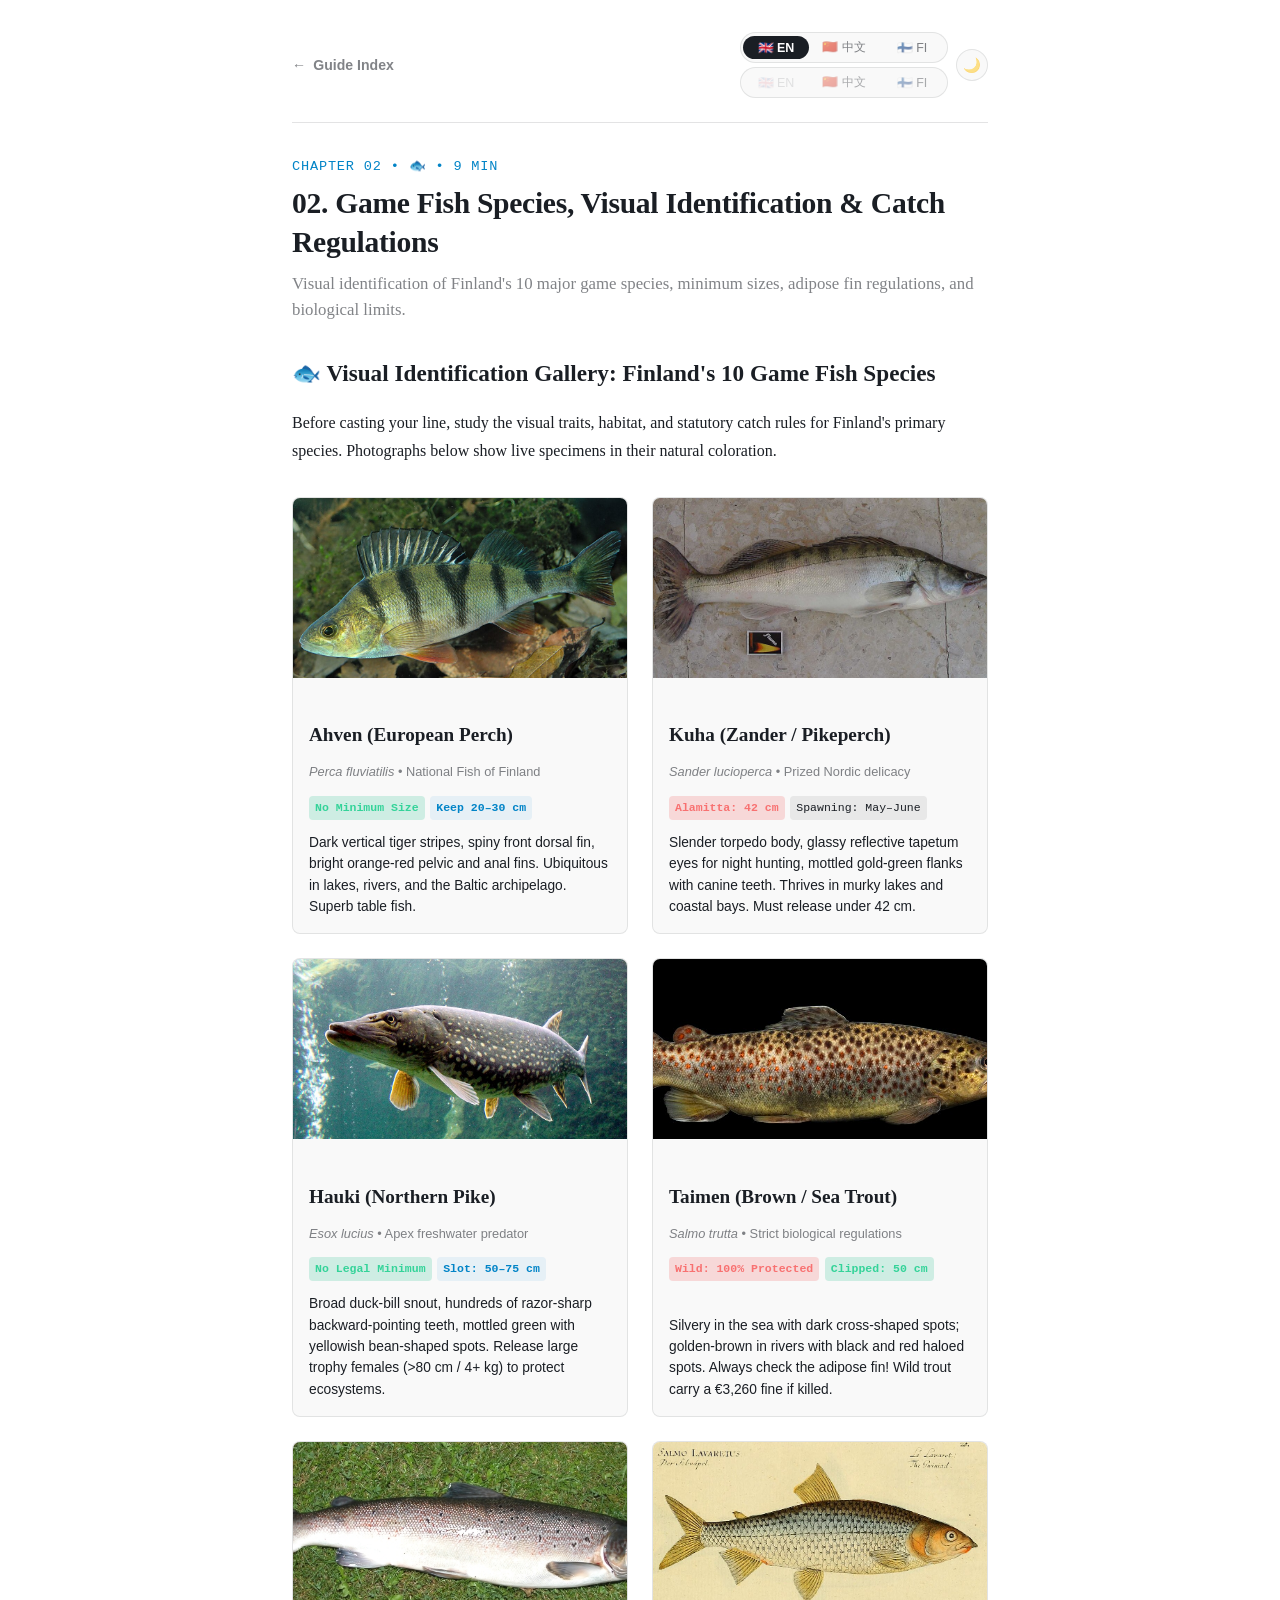
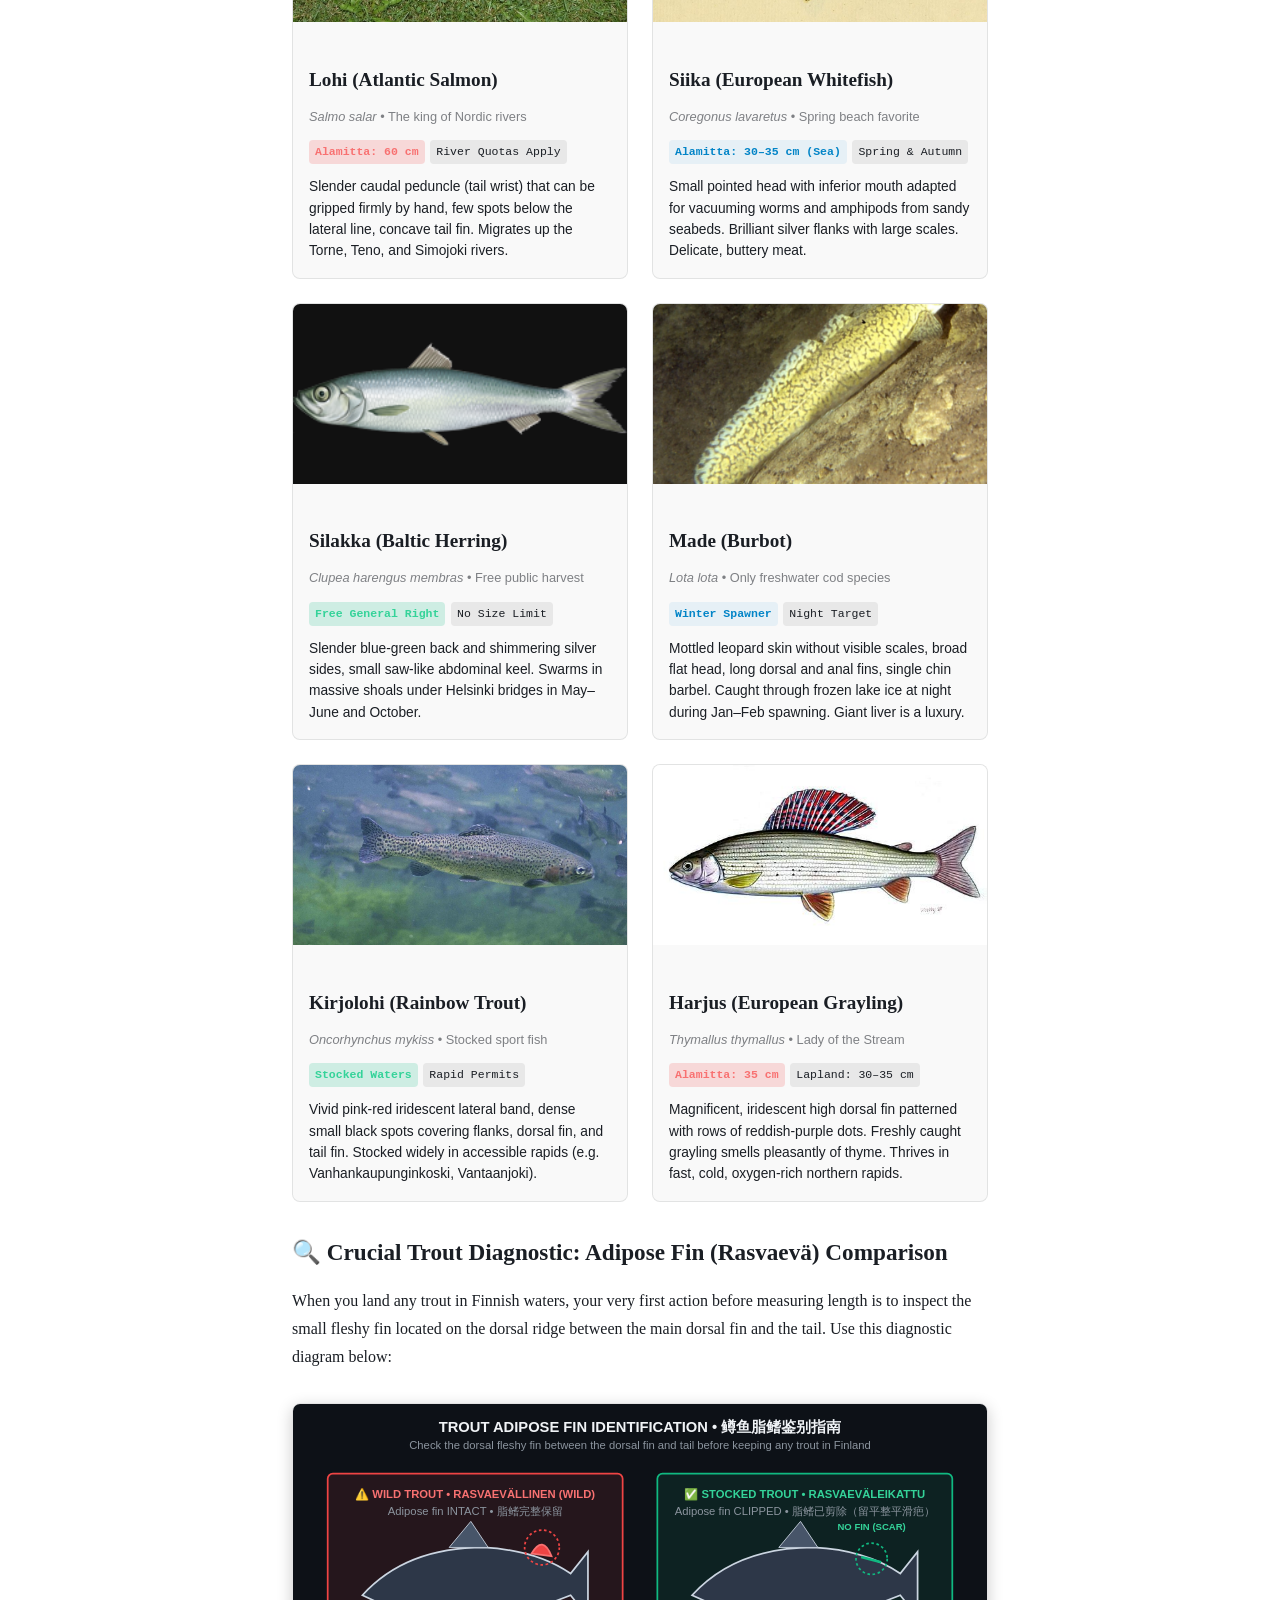
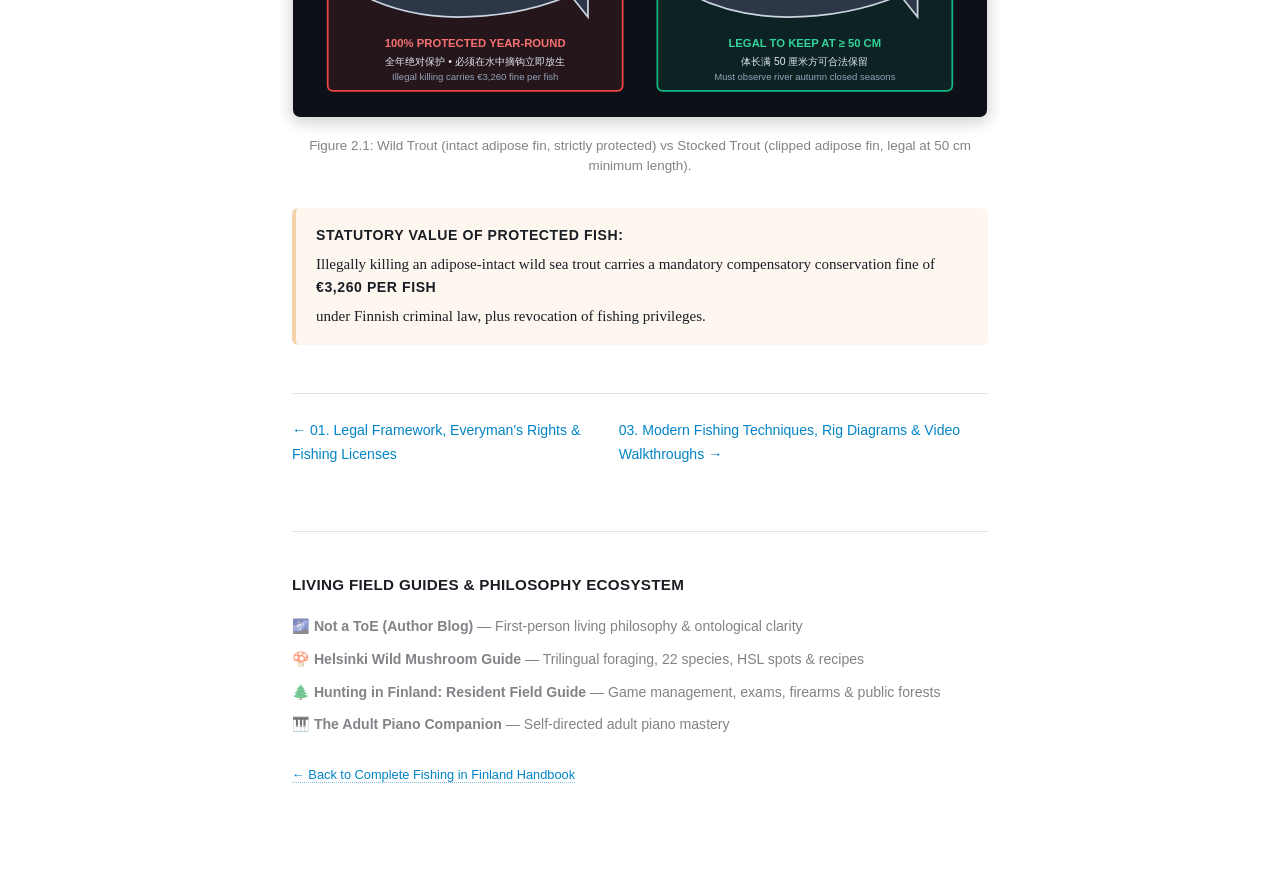
<file: docs/02_fish_species_and_regulations.html>
<!DOCTYPE html>
<html lang="en">
<head>
  <meta charset="UTF-8">
  <meta name="viewport" content="width=device-width, initial-scale=1.0">
  <title>02. Game Fish Species, Visual Identification & Catch Regulations | Fishing in Finland</title>
  <meta name="description" content="Visual identification of Finland's 10 major game species, minimum sizes, adipose fin regulations, and biological limits.">
  <link rel="stylesheet" href="../styles.css?v=20260912_2">
  <link rel="icon" href="data:image/svg+xml,<svg xmlns=%22http://www.w3.org/2000/svg%22 viewBox=%220 0 100 100%22><text y=%22.9em%22 font-size=%2290%22>🎣</text></svg>">
</head>
<body>

  <div class="wrap">
    <!-- Top Navigation -->
    <nav class="top-nav" aria-label="Breadcrumb Navigation">
      <a href="../index.html" class="brand-badge">
        <span>←</span>
        <span>Guide Index</span>
      </a>

      <div class="top-controls">
        <div class="lang-switcher-wrapper" aria-label="Select Language">
          <div class="lang-row primary-lang-row" aria-label="Primary Language">
            <button class="lang-btn active" data-lang="en" title="English" aria-label="English">🇬🇧 EN</button>
            <button class="lang-btn" data-lang="zh" title="中文" aria-label="中文">🇨🇳 中文</button>
            <button class="lang-btn" data-lang="fi" title="Suomi" aria-label="Suomi">🇫🇮 FI</button>
          </div>
          <div class="lang-row secondary-lang-row" aria-label="Secondary Language (Optional)">
            <button class="lang-btn secondary-btn disabled-lang" data-lang2="en" title="Compare English" aria-label="Compare English">🇬🇧 EN</button>
            <button class="lang-btn secondary-btn" data-lang2="zh" title="与中文对照" aria-label="与中文对照">🇨🇳 中文</button>
            <button class="lang-btn secondary-btn" data-lang2="fi" title="Vertaa suomeksi" aria-label="Vertaa suomeksi">🇫🇮 FI</button>
          </div>
        </div>

        <button id="theme-toggle-btn" class="theme-btn" title="Toggle Theme" aria-label="Toggle Theme">🌙</button>
      </div>
    </nav>

    <!-- Chapter Header -->
    <header class="chapter-header">
      <span class="chapter-num">Chapter 02 • 🐟 • 9 min</span>
      <h1 id="chapter-title" class="chapter-title">02. Game Fish Species, Visual Identification & Catch Regulations</h1>
      <p id="chapter-subtitle" class="chapter-subtitle">Visual identification of Finland's 10 major game species, minimum sizes, adipose fin regulations, and biological limits.</p>
    </header>

    <!-- Chapter Content Body -->
    <main id="chapter-body">
      <div class="content">
        <h2>🐟 Visual Identification Gallery: Finland's 10 Game Fish Species</h2>
        <p>Before casting your line, study the visual traits, habitat, and statutory catch rules for Finland's primary species. Photographs below show live specimens in their natural coloration.</p>

        <div class="media-grid">
          <!-- Ahven -->
          <div class="media-card">
            <div class="media-card-img-wrap">
              <img src="../images/ahven.jpg" alt="European Perch (Ahven)" loading="lazy">
            </div>
            <div class="media-card-body">
              <h3 class="media-card-title">Ahven (European Perch)</h3>
              <div class="media-card-subtitle"><em>Perca fluviatilis</em> • National Fish of Finland</div>
              <div class="media-card-badges">
                <span class="badge success">No Minimum Size</span>
                <span class="badge accent">Keep 20–30 cm</span>
              </div>
              <div class="media-card-desc">Dark vertical tiger stripes, spiny front dorsal fin, bright orange-red pelvic and anal fins. Ubiquitous in lakes, rivers, and the Baltic archipelago. Superb table fish.</div>
            </div>
          </div>

          <!-- Kuha -->
          <div class="media-card">
            <div class="media-card-img-wrap">
              <img src="../images/kuha.jpg" alt="Zander / Pikeperch (Kuha)" loading="lazy">
            </div>
            <div class="media-card-body">
              <h3 class="media-card-title">Kuha (Zander / Pikeperch)</h3>
              <div class="media-card-subtitle"><em>Sander lucioperca</em> • Prized Nordic delicacy</div>
              <div class="media-card-badges">
                <span class="badge danger">Alamitta: 42 cm</span>
                <span class="badge">Spawning: May–June</span>
              </div>
              <div class="media-card-desc">Slender torpedo body, glassy reflective tapetum eyes for night hunting, mottled gold-green flanks with canine teeth. Thrives in murky lakes and coastal bays. Must release under 42 cm.</div>
            </div>
          </div>

          <!-- Hauki -->
          <div class="media-card">
            <div class="media-card-img-wrap">
              <img src="../images/hauki.jpg" alt="Northern Pike (Hauki)" loading="lazy">
            </div>
            <div class="media-card-body">
              <h3 class="media-card-title">Hauki (Northern Pike)</h3>
              <div class="media-card-subtitle"><em>Esox lucius</em> • Apex freshwater predator</div>
              <div class="media-card-badges">
                <span class="badge success">No Legal Minimum</span>
                <span class="badge accent">Slot: 50–75 cm</span>
              </div>
              <div class="media-card-desc">Broad duck-bill snout, hundreds of razor-sharp backward-pointing teeth, mottled green with yellowish bean-shaped spots. Release large trophy females (&gt;80 cm / 4+ kg) to protect ecosystems.</div>
            </div>
          </div>

          <!-- Taimen -->
          <div class="media-card">
            <div class="media-card-img-wrap">
              <img src="../images/taimen.jpg" alt="Brown / Sea Trout (Taimen)" loading="lazy">
            </div>
            <div class="media-card-body">
              <h3 class="media-card-title">Taimen (Brown / Sea Trout)</h3>
              <div class="media-card-subtitle"><em>Salmo trutta</em> • Strict biological regulations</div>
              <div class="media-card-badges">
                <span class="badge danger">Wild: 100% Protected</span>
                <span class="badge success">Clipped: 50 cm</span>
              </div>
              <div class="media-card-desc">Silvery in the sea with dark cross-shaped spots; golden-brown in rivers with black and red haloed spots. Always check the adipose fin! Wild trout carry a €3,260 fine if killed.</div>
            </div>
          </div>

          <!-- Lohi -->
          <div class="media-card">
            <div class="media-card-img-wrap">
              <img src="../images/lohi.jpg" alt="Atlantic Salmon (Lohi)" loading="lazy">
            </div>
            <div class="media-card-body">
              <h3 class="media-card-title">Lohi (Atlantic Salmon)</h3>
              <div class="media-card-subtitle"><em>Salmo salar</em> • The king of Nordic rivers</div>
              <div class="media-card-badges">
                <span class="badge danger">Alamitta: 60 cm</span>
                <span class="badge">River Quotas Apply</span>
              </div>
              <div class="media-card-desc">Slender caudal peduncle (tail wrist) that can be gripped firmly by hand, few spots below the lateral line, concave tail fin. Migrates up the Torne, Teno, and Simojoki rivers.</div>
            </div>
          </div>

          <!-- Siika -->
          <div class="media-card">
            <div class="media-card-img-wrap">
              <img src="../images/siika.jpg" alt="European Whitefish (Siika)" loading="lazy">
            </div>
            <div class="media-card-body">
              <h3 class="media-card-title">Siika (European Whitefish)</h3>
              <div class="media-card-subtitle"><em>Coregonus lavaretus</em> • Spring beach favorite</div>
              <div class="media-card-badges">
                <span class="badge accent">Alamitta: 30–35 cm (Sea)</span>
                <span class="badge">Spring &amp; Autumn</span>
              </div>
              <div class="media-card-desc">Small pointed head with inferior mouth adapted for vacuuming worms and amphipods from sandy seabeds. Brilliant silver flanks with large scales. Delicate, buttery meat.</div>
            </div>
          </div>

          <!-- Silakka -->
          <div class="media-card">
            <div class="media-card-img-wrap">
              <img src="../images/silakka.jpg" alt="Baltic Herring (Silakka)" loading="lazy">
            </div>
            <div class="media-card-body">
              <h3 class="media-card-title">Silakka (Baltic Herring)</h3>
              <div class="media-card-subtitle"><em>Clupea harengus membras</em> • Free public harvest</div>
              <div class="media-card-badges">
                <span class="badge success">Free General Right</span>
                <span class="badge">No Size Limit</span>
              </div>
              <div class="media-card-desc">Slender blue-green back and shimmering silver sides, small saw-like abdominal keel. Swarms in massive shoals under Helsinki bridges in May–June and October.</div>
            </div>
          </div>

          <!-- Made -->
          <div class="media-card">
            <div class="media-card-img-wrap">
              <img src="../images/made.jpg" alt="Burbot (Made)" loading="lazy">
            </div>
            <div class="media-card-body">
              <h3 class="media-card-title">Made (Burbot)</h3>
              <div class="media-card-subtitle"><em>Lota lota</em> • Only freshwater cod species</div>
              <div class="media-card-badges">
                <span class="badge accent">Winter Spawner</span>
                <span class="badge">Night Target</span>
              </div>
              <div class="media-card-desc">Mottled leopard skin without visible scales, broad flat head, long dorsal and anal fins, single chin barbel. Caught through frozen lake ice at night during Jan–Feb spawning. Giant liver is a luxury.</div>
            </div>
          </div>

          <!-- Kirjolohi -->
          <div class="media-card">
            <div class="media-card-img-wrap">
              <img src="../images/kirjolohi.jpg" alt="Rainbow Trout (Kirjolohi)" loading="lazy">
            </div>
            <div class="media-card-body">
              <h3 class="media-card-title">Kirjolohi (Rainbow Trout)</h3>
              <div class="media-card-subtitle"><em>Oncorhynchus mykiss</em> • Stocked sport fish</div>
              <div class="media-card-badges">
                <span class="badge success">Stocked Waters</span>
                <span class="badge">Rapid Permits</span>
              </div>
              <div class="media-card-desc">Vivid pink-red iridescent lateral band, dense small black spots covering flanks, dorsal fin, and tail fin. Stocked widely in accessible rapids (e.g. Vanhankaupunginkoski, Vantaanjoki).</div>
            </div>
          </div>

          <!-- Harjus -->
          <div class="media-card">
            <div class="media-card-img-wrap">
              <img src="../images/harjus.jpg" alt="Grayling (Harjus)" loading="lazy">
            </div>
            <div class="media-card-body">
              <h3 class="media-card-title">Harjus (European Grayling)</h3>
              <div class="media-card-subtitle"><em>Thymallus thymallus</em> • Lady of the Stream</div>
              <div class="media-card-badges">
                <span class="badge danger">Alamitta: 35 cm</span>
                <span class="badge">Lapland: 30–35 cm</span>
              </div>
              <div class="media-card-desc">Magnificent, iridescent high dorsal fin patterned with rows of reddish-purple dots. Freshly caught grayling smells pleasantly of thyme. Thrives in fast, cold, oxygen-rich northern rapids.</div>
            </div>
          </div>
        </div>

        <h2>🔍 Crucial Trout Diagnostic: Adipose Fin (Rasvaevä) Comparison</h2>
        <p>When you land any trout in Finnish waters, your very first action before measuring length is to inspect the small fleshy fin located on the dorsal ridge between the main dorsal fin and the tail. Use this diagnostic diagram below:</p>

        <figure class="media-figure">
          <img src="../images/adipose_fin_guide.svg" alt="Trout Adipose Fin Diagnostic Diagram" loading="lazy">
          <figcaption>Figure 2.1: Wild Trout (intact adipose fin, strictly protected) vs Stocked Trout (clipped adipose fin, legal at 50 cm minimum length).</figcaption>
        </figure>

        <div class="callout callout-warning">
          <strong>Statutory Value of Protected Fish:</strong> Illegally killing an adipose-intact wild sea trout carries a mandatory compensatory conservation fine of <strong>€3,260 per fish</strong> under Finnish criminal law, plus revocation of fishing privileges.
        </div>
      </div>
    </main>

    <!-- Prev / Next Navigation -->
    <nav class="doc-nav-bar" aria-label="Chapter Pagination">
      <a href="01_legal_rights_and_licenses.html" class="doc-nav-link">← 01. Legal Framework, Everyman's Rights & Fishing Licenses</a>
      <a href="03_fishing_methods_and_techniques.html" class="doc-nav-link">03. Modern Fishing Techniques, Rig Diagrams & Video Walkthroughs →</a>
    </nav>

    <!-- Footer -->
    <footer class="site-footer">
      <h3 class="footer-ecosystem-title">Living Field Guides & Philosophy Ecosystem</h3>
      <ul class="footer-links">
        <li>🌌 <a href="https://powerpig99.github.io/not-a-toe/" target="_blank" rel="noopener"><strong>Not a ToE (Author Blog)</strong> — First-person living philosophy & ontological clarity</a></li>
        <li>🍄 <a href="https://powerpig99.github.io/helsinki-mushroom-guide/" target="_blank" rel="noopener"><strong>Helsinki Wild Mushroom Guide</strong> — Trilingual foraging, 22 species, HSL spots & recipes</a></li>
        <li>🌲 <a href="https://powerpig99.github.io/hunting-in-finland/" target="_blank" rel="noopener"><strong>Hunting in Finland: Resident Field Guide</strong> — Game management, exams, firearms & public forests</a></li>
        <li>🎹 <a href="https://powerpig99.github.io/adult-piano-guide/" target="_blank" rel="noopener"><strong>The Adult Piano Companion</strong> — Self-directed adult piano mastery</a></li>
      </ul>
      <div class="footer-meta">
        <p><a href="../index.html">← Back to Complete Fishing in Finland Handbook</a></p>
      </div>
    </footer>
  </div>

  <script>
    (function () {
      const chapter = {"id":"ch2","num":"02","icon":"🐟","slug":"fish_species_and_regulations","title":{"en":"02. Game Fish Species, Visual Identification & Catch Regulations","zh":"02. 目标鱼种图鉴、体长底线与禁渔繁殖保护期","fi":"02. Kalalajit, kuvatunnistus, alamitat ja rauhoitusajat"},"subtitle":{"en":"Visual identification of Finland's 10 major game species, minimum sizes, adipose fin regulations, and biological limits.","zh":"芬兰十大主力目标鱼种实物高清图鉴、梭鲈42cm红线、鳟鱼脂鳍完整度鉴别原则与生物学底线。","fi":"Ahven, kuha (42 cm alamitta), hauki, taimenen rasvaeväsäännöt, lohi, siika ja rauhoitusmääräykset."},"readTime":"9 min","content":{"en":"\n        <h2>🐟 Visual Identification Gallery: Finland's 10 Game Fish Species</h2>\n        <p>Before casting your line, study the visual traits, habitat, and statutory catch rules for Finland's primary species. Photographs below show live specimens in their natural coloration.</p>\n\n        <div class=\"media-grid\">\n          <!-- Ahven -->\n          <div class=\"media-card\">\n            <div class=\"media-card-img-wrap\">\n              <img src=\"images/ahven.jpg\" alt=\"European Perch (Ahven)\" loading=\"lazy\">\n            </div>\n            <div class=\"media-card-body\">\n              <h3 class=\"media-card-title\">Ahven (European Perch)</h3>\n              <div class=\"media-card-subtitle\"><em>Perca fluviatilis</em> • National Fish of Finland</div>\n              <div class=\"media-card-badges\">\n                <span class=\"badge success\">No Minimum Size</span>\n                <span class=\"badge accent\">Keep 20–30 cm</span>\n              </div>\n              <div class=\"media-card-desc\">Dark vertical tiger stripes, spiny front dorsal fin, bright orange-red pelvic and anal fins. Ubiquitous in lakes, rivers, and the Baltic archipelago. Superb table fish.</div>\n            </div>\n          </div>\n\n          <!-- Kuha -->\n          <div class=\"media-card\">\n            <div class=\"media-card-img-wrap\">\n              <img src=\"images/kuha.jpg\" alt=\"Zander / Pikeperch (Kuha)\" loading=\"lazy\">\n            </div>\n            <div class=\"media-card-body\">\n              <h3 class=\"media-card-title\">Kuha (Zander / Pikeperch)</h3>\n              <div class=\"media-card-subtitle\"><em>Sander lucioperca</em> • Prized Nordic delicacy</div>\n              <div class=\"media-card-badges\">\n                <span class=\"badge danger\">Alamitta: 42 cm</span>\n                <span class=\"badge\">Spawning: May–June</span>\n              </div>\n              <div class=\"media-card-desc\">Slender torpedo body, glassy reflective tapetum eyes for night hunting, mottled gold-green flanks with canine teeth. Thrives in murky lakes and coastal bays. Must release under 42 cm.</div>\n            </div>\n          </div>\n\n          <!-- Hauki -->\n          <div class=\"media-card\">\n            <div class=\"media-card-img-wrap\">\n              <img src=\"images/hauki.jpg\" alt=\"Northern Pike (Hauki)\" loading=\"lazy\">\n            </div>\n            <div class=\"media-card-body\">\n              <h3 class=\"media-card-title\">Hauki (Northern Pike)</h3>\n              <div class=\"media-card-subtitle\"><em>Esox lucius</em> • Apex freshwater predator</div>\n              <div class=\"media-card-badges\">\n                <span class=\"badge success\">No Legal Minimum</span>\n                <span class=\"badge accent\">Slot: 50–75 cm</span>\n              </div>\n              <div class=\"media-card-desc\">Broad duck-bill snout, hundreds of razor-sharp backward-pointing teeth, mottled green with yellowish bean-shaped spots. Release large trophy females (&gt;80 cm / 4+ kg) to protect ecosystems.</div>\n            </div>\n          </div>\n\n          <!-- Taimen -->\n          <div class=\"media-card\">\n            <div class=\"media-card-img-wrap\">\n              <img src=\"images/taimen.jpg\" alt=\"Brown / Sea Trout (Taimen)\" loading=\"lazy\">\n            </div>\n            <div class=\"media-card-body\">\n              <h3 class=\"media-card-title\">Taimen (Brown / Sea Trout)</h3>\n              <div class=\"media-card-subtitle\"><em>Salmo trutta</em> • Strict biological regulations</div>\n              <div class=\"media-card-badges\">\n                <span class=\"badge danger\">Wild: 100% Protected</span>\n                <span class=\"badge success\">Clipped: 50 cm</span>\n              </div>\n              <div class=\"media-card-desc\">Silvery in the sea with dark cross-shaped spots; golden-brown in rivers with black and red haloed spots. Always check the adipose fin! Wild trout carry a €3,260 fine if killed.</div>\n            </div>\n          </div>\n\n          <!-- Lohi -->\n          <div class=\"media-card\">\n            <div class=\"media-card-img-wrap\">\n              <img src=\"images/lohi.jpg\" alt=\"Atlantic Salmon (Lohi)\" loading=\"lazy\">\n            </div>\n            <div class=\"media-card-body\">\n              <h3 class=\"media-card-title\">Lohi (Atlantic Salmon)</h3>\n              <div class=\"media-card-subtitle\"><em>Salmo salar</em> • The king of Nordic rivers</div>\n              <div class=\"media-card-badges\">\n                <span class=\"badge danger\">Alamitta: 60 cm</span>\n                <span class=\"badge\">River Quotas Apply</span>\n              </div>\n              <div class=\"media-card-desc\">Slender caudal peduncle (tail wrist) that can be gripped firmly by hand, few spots below the lateral line, concave tail fin. Migrates up the Torne, Teno, and Simojoki rivers.</div>\n            </div>\n          </div>\n\n          <!-- Siika -->\n          <div class=\"media-card\">\n            <div class=\"media-card-img-wrap\">\n              <img src=\"images/siika.jpg\" alt=\"European Whitefish (Siika)\" loading=\"lazy\">\n            </div>\n            <div class=\"media-card-body\">\n              <h3 class=\"media-card-title\">Siika (European Whitefish)</h3>\n              <div class=\"media-card-subtitle\"><em>Coregonus lavaretus</em> • Spring beach favorite</div>\n              <div class=\"media-card-badges\">\n                <span class=\"badge accent\">Alamitta: 30–35 cm (Sea)</span>\n                <span class=\"badge\">Spring &amp; Autumn</span>\n              </div>\n              <div class=\"media-card-desc\">Small pointed head with inferior mouth adapted for vacuuming worms and amphipods from sandy seabeds. Brilliant silver flanks with large scales. Delicate, buttery meat.</div>\n            </div>\n          </div>\n\n          <!-- Silakka -->\n          <div class=\"media-card\">\n            <div class=\"media-card-img-wrap\">\n              <img src=\"images/silakka.jpg\" alt=\"Baltic Herring (Silakka)\" loading=\"lazy\">\n            </div>\n            <div class=\"media-card-body\">\n              <h3 class=\"media-card-title\">Silakka (Baltic Herring)</h3>\n              <div class=\"media-card-subtitle\"><em>Clupea harengus membras</em> • Free public harvest</div>\n              <div class=\"media-card-badges\">\n                <span class=\"badge success\">Free General Right</span>\n                <span class=\"badge\">No Size Limit</span>\n              </div>\n              <div class=\"media-card-desc\">Slender blue-green back and shimmering silver sides, small saw-like abdominal keel. Swarms in massive shoals under Helsinki bridges in May–June and October.</div>\n            </div>\n          </div>\n\n          <!-- Made -->\n          <div class=\"media-card\">\n            <div class=\"media-card-img-wrap\">\n              <img src=\"images/made.jpg\" alt=\"Burbot (Made)\" loading=\"lazy\">\n            </div>\n            <div class=\"media-card-body\">\n              <h3 class=\"media-card-title\">Made (Burbot)</h3>\n              <div class=\"media-card-subtitle\"><em>Lota lota</em> • Only freshwater cod species</div>\n              <div class=\"media-card-badges\">\n                <span class=\"badge accent\">Winter Spawner</span>\n                <span class=\"badge\">Night Target</span>\n              </div>\n              <div class=\"media-card-desc\">Mottled leopard skin without visible scales, broad flat head, long dorsal and anal fins, single chin barbel. Caught through frozen lake ice at night during Jan–Feb spawning. Giant liver is a luxury.</div>\n            </div>\n          </div>\n\n          <!-- Kirjolohi -->\n          <div class=\"media-card\">\n            <div class=\"media-card-img-wrap\">\n              <img src=\"images/kirjolohi.jpg\" alt=\"Rainbow Trout (Kirjolohi)\" loading=\"lazy\">\n            </div>\n            <div class=\"media-card-body\">\n              <h3 class=\"media-card-title\">Kirjolohi (Rainbow Trout)</h3>\n              <div class=\"media-card-subtitle\"><em>Oncorhynchus mykiss</em> • Stocked sport fish</div>\n              <div class=\"media-card-badges\">\n                <span class=\"badge success\">Stocked Waters</span>\n                <span class=\"badge\">Rapid Permits</span>\n              </div>\n              <div class=\"media-card-desc\">Vivid pink-red iridescent lateral band, dense small black spots covering flanks, dorsal fin, and tail fin. Stocked widely in accessible rapids (e.g. Vanhankaupunginkoski, Vantaanjoki).</div>\n            </div>\n          </div>\n\n          <!-- Harjus -->\n          <div class=\"media-card\">\n            <div class=\"media-card-img-wrap\">\n              <img src=\"images/harjus.jpg\" alt=\"Grayling (Harjus)\" loading=\"lazy\">\n            </div>\n            <div class=\"media-card-body\">\n              <h3 class=\"media-card-title\">Harjus (European Grayling)</h3>\n              <div class=\"media-card-subtitle\"><em>Thymallus thymallus</em> • Lady of the Stream</div>\n              <div class=\"media-card-badges\">\n                <span class=\"badge danger\">Alamitta: 35 cm</span>\n                <span class=\"badge\">Lapland: 30–35 cm</span>\n              </div>\n              <div class=\"media-card-desc\">Magnificent, iridescent high dorsal fin patterned with rows of reddish-purple dots. Freshly caught grayling smells pleasantly of thyme. Thrives in fast, cold, oxygen-rich northern rapids.</div>\n            </div>\n          </div>\n        </div>\n\n        <h2>🔍 Crucial Trout Diagnostic: Adipose Fin (Rasvaevä) Comparison</h2>\n        <p>When you land any trout in Finnish waters, your very first action before measuring length is to inspect the small fleshy fin located on the dorsal ridge between the main dorsal fin and the tail. Use this diagnostic diagram below:</p>\n\n        <figure class=\"media-figure\">\n          <img src=\"images/adipose_fin_guide.svg\" alt=\"Trout Adipose Fin Diagnostic Diagram\" loading=\"lazy\">\n          <figcaption>Figure 2.1: Wild Trout (intact adipose fin, strictly protected) vs Stocked Trout (clipped adipose fin, legal at 50 cm minimum length).</figcaption>\n        </figure>\n\n        <div class=\"callout callout-warning\">\n          <strong>Statutory Value of Protected Fish:</strong> Illegally killing an adipose-intact wild sea trout carries a mandatory compensatory conservation fine of <strong>€3,260 per fish</strong> under Finnish criminal law, plus revocation of fishing privileges.\n        </div>\n      ","zh":"\n        <h2>🐟 十大目标鱼种实物高清图鉴与生态底线</h2>\n        <p>在挥竿抛投前，请务必仔细辨识芬兰主要鱼种的外观特征、生境习性与法定捕捞底线。以下图鉴均为芬兰自然水域常见成鱼特征：</p>\n\n        <div class=\"media-grid\">\n          <!-- Ahven -->\n          <div class=\"media-card\">\n            <div class=\"media-card-img-wrap\">\n              <img src=\"images/ahven.jpg\" alt=\"欧洲拟鲈 Ahven\" loading=\"lazy\">\n            </div>\n            <div class=\"media-card-body\">\n              <h3 class=\"media-card-title\">Ahven（欧洲拟鲈 / 五道黑）</h3>\n              <div class=\"media-card-subtitle\"><em>Perca fluviatilis</em> • 芬兰国鱼</div>\n              <div class=\"media-card-badges\">\n                <span class=\"badge success\">无法定体长限制</span>\n                <span class=\"badge accent\">建议保留 20–30 cm</span>\n              </div>\n              <div class=\"media-card-desc\">黑绿相间的虎斑垂直条纹，背部硬刺如锯齿，腹鳍与尾鳍呈现鲜艳橙红色。遍布全芬兰淡水与波罗的海微咸水群岛。蒜瓣肉极鲜。</div>\n            </div>\n          </div>\n\n          <!-- Kuha -->\n          <div class=\"media-card\">\n            <div class=\"media-card-img-wrap\">\n              <img src=\"images/kuha.jpg\" alt=\"梭鲈 Kuha\" loading=\"lazy\">\n            </div>\n            <div class=\"media-card-body\">\n              <h3 class=\"media-card-title\">Kuha（梭鲈 / 白斑鲈）</h3>\n              <div class=\"media-card-subtitle\"><em>Sander lucioperca</em> • 顶级北欧经济鱼种</div>\n              <div class=\"media-card-badges\">\n                <span class=\"badge danger\">法定底线: 42 cm</span>\n                <span class=\"badge\">繁殖期: 5月-6月</span>\n              </div>\n              <div class=\"media-card-desc\">流线型鱼雷身躯，夜视猫眼般反光玻璃眼球，金褐色鳞片，口内有利齿。喜栖息于浑水湖泊与海湾。未满42厘米严禁保留，必须立即放生。</div>\n            </div>\n          </div>\n\n          <!-- Hauki -->\n          <div class=\"media-card\">\n            <div class=\"media-card-img-wrap\">\n              <img src=\"images/hauki.jpg\" alt=\"白斑狗鱼 Hauki\" loading=\"lazy\">\n            </div>\n            <div class=\"media-card-body\">\n              <h3 class=\"media-card-title\">Hauki（白斑狗鱼）</h3>\n              <div class=\"media-card-subtitle\"><em>Esox lucius</em> • 淡水终极伏击掠食者</div>\n              <div class=\"media-card-badges\">\n                <span class=\"badge success\">无法定体长限制</span>\n                <span class=\"badge accent\">建议窗口: 50–75 cm</span>\n              </div>\n              <div class=\"media-card-desc\">长扁鸭嘴型吻部，数百枚倒刺尖牙，橄榄绿底色分布淡黄色豆状斑点。请主动放流 80cm / 4公斤以上的种母狗鱼以维护水体生态。</div>\n            </div>\n          </div>\n\n          <!-- Taimen -->\n          <div class=\"media-card\">\n            <div class=\"media-card-img-wrap\">\n              <img src=\"images/taimen.jpg\" alt=\"海鳟/褐鳟 Taimen\" loading=\"lazy\">\n            </div>\n            <div class=\"media-card-body\">\n              <h3 class=\"media-card-title\">Taimen（野生褐鳟 / 海鳟）</h3>\n              <div class=\"media-card-subtitle\"><em>Salmo trutta</em> • 最严生态红线鱼种</div>\n              <div class=\"media-card-badges\">\n                <span class=\"badge danger\">野生: 100% 绝对保护</span>\n                <span class=\"badge success\">人工剪鳍: 50 cm</span>\n              </div>\n              <div class=\"media-card-desc\">海中银白带黑色十字星斑，溪流中黄褐带红黑双色光晕圈。起获后第一秒先看脂鳍！野生完整脂鳍海鳟违法捕杀罚款高达 3,260 欧元。</div>\n            </div>\n          </div>\n\n          <!-- Lohi -->\n          <div class=\"media-card\">\n            <div class=\"media-card-img-wrap\">\n              <img src=\"images/lohi.jpg\" alt=\"大西洋鲑 Lohi\" loading=\"lazy\">\n            </div>\n            <div class=\"media-card-body\">\n              <h3 class=\"media-card-title\">Lohi（大西洋鲑 / 野生三文鱼）</h3>\n              <div class=\"media-card-subtitle\"><em>Salmo salar</em> • 北欧大河之王</div>\n              <div class=\"media-card-badges\">\n                <span class=\"badge danger\">海区底线: 60 cm</span>\n                <span class=\"badge\">严控河段配额</span>\n              </div>\n              <div class=\"media-card-desc\">尾柄修长紧致可单手稳稳捏起，侧线下方黑斑极少，尾鳍深凹。每年6月成群洄游至北部托尔讷河（Tornionjoki）和特诺河（Tenojoki）。</div>\n            </div>\n          </div>\n\n          <!-- Siika -->\n          <div class=\"media-card\">\n            <div class=\"media-card-img-wrap\">\n              <img src=\"images/siika.jpg\" alt=\"欧洲白鲑 Siika\" loading=\"lazy\">\n            </div>\n            <div class=\"media-card-body\">\n              <h3 class=\"media-card-title\">Siika（欧洲白鲑 / 白鱼）</h3>\n              <div class=\"media-card-subtitle\"><em>Coregonus lavaretus</em> • 春季沙滩开江第一鲜</div>\n              <div class=\"media-card-badges\">\n                <span class=\"badge accent\">海区底线: 30–35 cm</span>\n                <span class=\"badge\">早春与深秋</span>\n              </div>\n              <div class=\"media-card-desc\">小巧尖锐的下位口吻部，专在平缓浅海沙底吸食沙蚕与微型甲壳类。银白鳞片大而晶莹，肉质极度细腻，是刺身冷渍与热熏极品。</div>\n            </div>\n          </div>\n\n          <!-- Silakka -->\n          <div class=\"media-card\">\n            <div class=\"media-card-img-wrap\">\n              <img src=\"images/silakka.jpg\" alt=\"波罗的海小鲱鱼 Silakka\" loading=\"lazy\">\n            </div>\n            <div class=\"media-card-body\">\n              <h3 class=\"media-card-title\">Silakka（波罗的海鲱鱼）</h3>\n              <div class=\"media-card-subtitle\"><em>Clupea harengus membras</em> • 全民自然民权免费</div>\n              <div class=\"media-card-badges\">\n                <span class=\"badge success\">自然民权免费</span>\n                <span class=\"badge\">无体长限制</span>\n              </div>\n              <div class=\"media-card-desc\">蓝绿背脊与亮银侧腹，腹部具弱锯齿。每年5-6月及10-11月成群涌入赫尔辛基Lauttasaari跨海大桥桥洞，串钩起鱼串串爆桶。</div>\n            </div>\n          </div>\n\n          <!-- Made -->\n          <div class=\"media-card\">\n            <div class=\"media-card-img-wrap\">\n              <img src=\"images/made.jpg\" alt=\"江鳕 Made\" loading=\"lazy\">\n            </div>\n            <div class=\"media-card-body\">\n              <h3 class=\"media-card-title\">Made（江鳕 / 山鲶鱼）</h3>\n              <div class=\"media-card-subtitle\"><em>Lota lota</em> • 唯一次冷水淡水鳕鱼</div>\n              <div class=\"media-card-badges\">\n                <span class=\"badge accent\">冬季产卵期</span>\n                <span class=\"badge\">夜行性鱼类</span>\n              </div>\n              <div class=\"media-card-desc\">豹纹斑驳无鳞黏液滑皮，下颌有一根标志性肉须。隆冬1-2月冰封期夜间冰钓专攻，鱼肉雪白如鳕鱼，硕大的淡金色鱼肝是芬兰顶级美食。</div>\n            </div>\n          </div>\n\n          <!-- Kirjolohi -->\n          <div class=\"media-card\">\n            <div class=\"media-card-img-wrap\">\n              <img src=\"images/kirjolohi.jpg\" alt=\"彩虹鳟鱼 Kirjolohi\" loading=\"lazy\">\n            </div>\n            <div class=\"media-card-body\">\n              <h3 class=\"media-card-title\">Kirjolohi（虹鳟）</h3>\n              <div class=\"media-card-subtitle\"><em>Oncorhynchus mykiss</em> • 人工放养主力游钓鱼</div>\n              <div class=\"media-card-badges\">\n                <span class=\"badge success\">放养水域为主</span>\n                <span class=\"badge\">需专属急流票</span>\n              </div>\n              <div class=\"media-card-desc\">侧身贯穿一道粉红/紫红彩虹带，体表与尾鳍密布黑色细碎斑点。赫尔辛基古城急流（Vanhankaupunginkoski）与万塔河定期增殖放流。</div>\n            </div>\n          </div>\n\n          <!-- Harjus -->\n          <div class=\"media-card\">\n            <div class=\"media-card-img-wrap\">\n              <img src=\"images/harjus.jpg\" alt=\"欧洲茴鱼 Harjus\" loading=\"lazy\">\n            </div>\n            <div class=\"media-card-body\">\n              <h3 class=\"media-card-title\">Harjus（欧洲茴鱼 / 帆鳍茴鱼）</h3>\n              <div class=\"media-card-subtitle\"><em>Thymallus thymallus</em> • 溪流中的贵妇</div>\n              <div class=\"media-card-badges\">\n                <span class=\"badge danger\">法定底线: 35 cm</span>\n                <span class=\"badge\">拉普兰: 30–35 cm</span>\n              </div>\n              <div class=\"media-card-desc\">如帆船般高高耸立的巨大背鳍，布满紫红色虹彩斑点。刚出水的茴鱼带有一股清新的百里香植物香气。喜栖息于冰冷充氧的高山溪流。</div>\n            </div>\n          </div>\n        </div>\n\n        <h2>🔍 关键实操图解：如何鉴别鳟鱼的“脂鳍（Rasvaevä）”</h2>\n        <p>在芬兰钓获任何鳟鱼时，第一要务是检查背鳍与尾鳍之间的肉质小脂鳍。请严格参考以下高清对比图：</p>\n\n        <figure class=\"media-figure\">\n          <img src=\"images/adipose_fin_guide.svg\" alt=\"鳟鱼脂鳍鉴别指南\" loading=\"lazy\">\n          <figcaption>图 2.1：野生鳟鱼（脂鳍完整，全年全境绝对禁捕，违法罚款 3,260 欧）与放流鳟鱼（脂鳍已人工剪除留疤，达 50cm 可保留）。</figcaption>\n        </figure>\n\n        <div class=\"callout callout-warning\">\n          <strong>高额法定补偿金：</strong> 非法伤害或私藏完整脂鳍野生海鳟，不仅面临鱼竿渔具被当场没收，还必须补缴<strong>每尾 3,260 欧元</strong>的法定生态赔偿金。\n        </div>\n      ","fi":"\n        <h2>🐟 Kohdekalat, tunnistus ja alamitat</h2>\n        <p>Tutustu Suomen 10 tärkeimpään saaliskalaan ja niiden tunnistusmerkkeihin. Kuvat esittävät lajeja luonnollisessa asussaan.</p>\n\n        <div class=\"media-grid\">\n          <div class=\"media-card\">\n            <div class=\"media-card-img-wrap\"><img src=\"images/ahven.jpg\" alt=\"Ahven\"></div>\n            <div class=\"media-card-body\">\n              <h3 class=\"media-card-title\">Ahven</h3>\n              <div class=\"media-card-desc\">Kansalliskala. Pystyraidat, punaiset evät. Ei lakisääteistä alamittaa.</div>\n            </div>\n          </div>\n          <div class=\"media-card\">\n            <div class=\"media-card-img-wrap\"><img src=\"images/kuha.jpg\" alt=\"Kuha\"></div>\n            <div class=\"media-card-body\">\n              <h3 class=\"media-card-title\">Kuha</h3>\n              <div class=\"media-card-desc\">Alamitta 42 cm. Petokala sameisiin ja lämpimiin vesiin.</div>\n            </div>\n          </div>\n          <div class=\"media-card\">\n            <div class=\"media-card-img-wrap\"><img src=\"images/hauki.jpg\" alt=\"Hauki\"></div>\n            <div class=\"media-card-body\">\n              <h3 class=\"media-card-title\">Hauki</h3>\n              <div class=\"media-card-desc\">Huippupeto. Ei lakisääteistä alamittaa. Suositellaan vapauttamaan yli 80 cm kalat.</div>\n            </div>\n          </div>\n          <div class=\"media-card\">\n            <div class=\"media-card-img-wrap\"><img src=\"images/taimen.jpg\" alt=\"Taimen\"></div>\n            <div class=\"media-card-body\">\n              <h3 class=\"media-card-title\">Taimen</h3>\n              <div class=\"media-card-desc\">Rasvaevällinen luonnontaimen on 100 % rauhoitettu. Eväleikattu istukas alamitta 50 cm.</div>\n            </div>\n          </div>\n        </div>\n\n        <figure class=\"media-figure\">\n          <img src=\"images/adipose_fin_guide.svg\" alt=\"Taimenen rasvaevän tunnistus\">\n          <figcaption>Kuva 2.1: Taimenen rasvaeväsäännöt Suomessa.</figcaption>\n        </figure>\n      "}};
      chapter.content.en = "\n        <h2>🐟 Visual Identification Gallery: Finland's 10 Game Fish Species</h2>\n        <p>Before casting your line, study the visual traits, habitat, and statutory catch rules for Finland's primary species. Photographs below show live specimens in their natural coloration.</p>\n\n        <div class=\"media-grid\">\n          <!-- Ahven -->\n          <div class=\"media-card\">\n            <div class=\"media-card-img-wrap\">\n              <img src=\"../images/ahven.jpg\" alt=\"European Perch (Ahven)\" loading=\"lazy\">\n            </div>\n            <div class=\"media-card-body\">\n              <h3 class=\"media-card-title\">Ahven (European Perch)</h3>\n              <div class=\"media-card-subtitle\"><em>Perca fluviatilis</em> • National Fish of Finland</div>\n              <div class=\"media-card-badges\">\n                <span class=\"badge success\">No Minimum Size</span>\n                <span class=\"badge accent\">Keep 20–30 cm</span>\n              </div>\n              <div class=\"media-card-desc\">Dark vertical tiger stripes, spiny front dorsal fin, bright orange-red pelvic and anal fins. Ubiquitous in lakes, rivers, and the Baltic archipelago. Superb table fish.</div>\n            </div>\n          </div>\n\n          <!-- Kuha -->\n          <div class=\"media-card\">\n            <div class=\"media-card-img-wrap\">\n              <img src=\"../images/kuha.jpg\" alt=\"Zander / Pikeperch (Kuha)\" loading=\"lazy\">\n            </div>\n            <div class=\"media-card-body\">\n              <h3 class=\"media-card-title\">Kuha (Zander / Pikeperch)</h3>\n              <div class=\"media-card-subtitle\"><em>Sander lucioperca</em> • Prized Nordic delicacy</div>\n              <div class=\"media-card-badges\">\n                <span class=\"badge danger\">Alamitta: 42 cm</span>\n                <span class=\"badge\">Spawning: May–June</span>\n              </div>\n              <div class=\"media-card-desc\">Slender torpedo body, glassy reflective tapetum eyes for night hunting, mottled gold-green flanks with canine teeth. Thrives in murky lakes and coastal bays. Must release under 42 cm.</div>\n            </div>\n          </div>\n\n          <!-- Hauki -->\n          <div class=\"media-card\">\n            <div class=\"media-card-img-wrap\">\n              <img src=\"../images/hauki.jpg\" alt=\"Northern Pike (Hauki)\" loading=\"lazy\">\n            </div>\n            <div class=\"media-card-body\">\n              <h3 class=\"media-card-title\">Hauki (Northern Pike)</h3>\n              <div class=\"media-card-subtitle\"><em>Esox lucius</em> • Apex freshwater predator</div>\n              <div class=\"media-card-badges\">\n                <span class=\"badge success\">No Legal Minimum</span>\n                <span class=\"badge accent\">Slot: 50–75 cm</span>\n              </div>\n              <div class=\"media-card-desc\">Broad duck-bill snout, hundreds of razor-sharp backward-pointing teeth, mottled green with yellowish bean-shaped spots. Release large trophy females (&gt;80 cm / 4+ kg) to protect ecosystems.</div>\n            </div>\n          </div>\n\n          <!-- Taimen -->\n          <div class=\"media-card\">\n            <div class=\"media-card-img-wrap\">\n              <img src=\"../images/taimen.jpg\" alt=\"Brown / Sea Trout (Taimen)\" loading=\"lazy\">\n            </div>\n            <div class=\"media-card-body\">\n              <h3 class=\"media-card-title\">Taimen (Brown / Sea Trout)</h3>\n              <div class=\"media-card-subtitle\"><em>Salmo trutta</em> • Strict biological regulations</div>\n              <div class=\"media-card-badges\">\n                <span class=\"badge danger\">Wild: 100% Protected</span>\n                <span class=\"badge success\">Clipped: 50 cm</span>\n              </div>\n              <div class=\"media-card-desc\">Silvery in the sea with dark cross-shaped spots; golden-brown in rivers with black and red haloed spots. Always check the adipose fin! Wild trout carry a €3,260 fine if killed.</div>\n            </div>\n          </div>\n\n          <!-- Lohi -->\n          <div class=\"media-card\">\n            <div class=\"media-card-img-wrap\">\n              <img src=\"../images/lohi.jpg\" alt=\"Atlantic Salmon (Lohi)\" loading=\"lazy\">\n            </div>\n            <div class=\"media-card-body\">\n              <h3 class=\"media-card-title\">Lohi (Atlantic Salmon)</h3>\n              <div class=\"media-card-subtitle\"><em>Salmo salar</em> • The king of Nordic rivers</div>\n              <div class=\"media-card-badges\">\n                <span class=\"badge danger\">Alamitta: 60 cm</span>\n                <span class=\"badge\">River Quotas Apply</span>\n              </div>\n              <div class=\"media-card-desc\">Slender caudal peduncle (tail wrist) that can be gripped firmly by hand, few spots below the lateral line, concave tail fin. Migrates up the Torne, Teno, and Simojoki rivers.</div>\n            </div>\n          </div>\n\n          <!-- Siika -->\n          <div class=\"media-card\">\n            <div class=\"media-card-img-wrap\">\n              <img src=\"../images/siika.jpg\" alt=\"European Whitefish (Siika)\" loading=\"lazy\">\n            </div>\n            <div class=\"media-card-body\">\n              <h3 class=\"media-card-title\">Siika (European Whitefish)</h3>\n              <div class=\"media-card-subtitle\"><em>Coregonus lavaretus</em> • Spring beach favorite</div>\n              <div class=\"media-card-badges\">\n                <span class=\"badge accent\">Alamitta: 30–35 cm (Sea)</span>\n                <span class=\"badge\">Spring &amp; Autumn</span>\n              </div>\n              <div class=\"media-card-desc\">Small pointed head with inferior mouth adapted for vacuuming worms and amphipods from sandy seabeds. Brilliant silver flanks with large scales. Delicate, buttery meat.</div>\n            </div>\n          </div>\n\n          <!-- Silakka -->\n          <div class=\"media-card\">\n            <div class=\"media-card-img-wrap\">\n              <img src=\"../images/silakka.jpg\" alt=\"Baltic Herring (Silakka)\" loading=\"lazy\">\n            </div>\n            <div class=\"media-card-body\">\n              <h3 class=\"media-card-title\">Silakka (Baltic Herring)</h3>\n              <div class=\"media-card-subtitle\"><em>Clupea harengus membras</em> • Free public harvest</div>\n              <div class=\"media-card-badges\">\n                <span class=\"badge success\">Free General Right</span>\n                <span class=\"badge\">No Size Limit</span>\n              </div>\n              <div class=\"media-card-desc\">Slender blue-green back and shimmering silver sides, small saw-like abdominal keel. Swarms in massive shoals under Helsinki bridges in May–June and October.</div>\n            </div>\n          </div>\n\n          <!-- Made -->\n          <div class=\"media-card\">\n            <div class=\"media-card-img-wrap\">\n              <img src=\"../images/made.jpg\" alt=\"Burbot (Made)\" loading=\"lazy\">\n            </div>\n            <div class=\"media-card-body\">\n              <h3 class=\"media-card-title\">Made (Burbot)</h3>\n              <div class=\"media-card-subtitle\"><em>Lota lota</em> • Only freshwater cod species</div>\n              <div class=\"media-card-badges\">\n                <span class=\"badge accent\">Winter Spawner</span>\n                <span class=\"badge\">Night Target</span>\n              </div>\n              <div class=\"media-card-desc\">Mottled leopard skin without visible scales, broad flat head, long dorsal and anal fins, single chin barbel. Caught through frozen lake ice at night during Jan–Feb spawning. Giant liver is a luxury.</div>\n            </div>\n          </div>\n\n          <!-- Kirjolohi -->\n          <div class=\"media-card\">\n            <div class=\"media-card-img-wrap\">\n              <img src=\"../images/kirjolohi.jpg\" alt=\"Rainbow Trout (Kirjolohi)\" loading=\"lazy\">\n            </div>\n            <div class=\"media-card-body\">\n              <h3 class=\"media-card-title\">Kirjolohi (Rainbow Trout)</h3>\n              <div class=\"media-card-subtitle\"><em>Oncorhynchus mykiss</em> • Stocked sport fish</div>\n              <div class=\"media-card-badges\">\n                <span class=\"badge success\">Stocked Waters</span>\n                <span class=\"badge\">Rapid Permits</span>\n              </div>\n              <div class=\"media-card-desc\">Vivid pink-red iridescent lateral band, dense small black spots covering flanks, dorsal fin, and tail fin. Stocked widely in accessible rapids (e.g. Vanhankaupunginkoski, Vantaanjoki).</div>\n            </div>\n          </div>\n\n          <!-- Harjus -->\n          <div class=\"media-card\">\n            <div class=\"media-card-img-wrap\">\n              <img src=\"../images/harjus.jpg\" alt=\"Grayling (Harjus)\" loading=\"lazy\">\n            </div>\n            <div class=\"media-card-body\">\n              <h3 class=\"media-card-title\">Harjus (European Grayling)</h3>\n              <div class=\"media-card-subtitle\"><em>Thymallus thymallus</em> • Lady of the Stream</div>\n              <div class=\"media-card-badges\">\n                <span class=\"badge danger\">Alamitta: 35 cm</span>\n                <span class=\"badge\">Lapland: 30–35 cm</span>\n              </div>\n              <div class=\"media-card-desc\">Magnificent, iridescent high dorsal fin patterned with rows of reddish-purple dots. Freshly caught grayling smells pleasantly of thyme. Thrives in fast, cold, oxygen-rich northern rapids.</div>\n            </div>\n          </div>\n        </div>\n\n        <h2>🔍 Crucial Trout Diagnostic: Adipose Fin (Rasvaevä) Comparison</h2>\n        <p>When you land any trout in Finnish waters, your very first action before measuring length is to inspect the small fleshy fin located on the dorsal ridge between the main dorsal fin and the tail. Use this diagnostic diagram below:</p>\n\n        <figure class=\"media-figure\">\n          <img src=\"../images/adipose_fin_guide.svg\" alt=\"Trout Adipose Fin Diagnostic Diagram\" loading=\"lazy\">\n          <figcaption>Figure 2.1: Wild Trout (intact adipose fin, strictly protected) vs Stocked Trout (clipped adipose fin, legal at 50 cm minimum length).</figcaption>\n        </figure>\n\n        <div class=\"callout callout-warning\">\n          <strong>Statutory Value of Protected Fish:</strong> Illegally killing an adipose-intact wild sea trout carries a mandatory compensatory conservation fine of <strong>€3,260 per fish</strong> under Finnish criminal law, plus revocation of fishing privileges.\n        </div>\n      ";
      chapter.content.zh = "\n        <h2>🐟 十大目标鱼种实物高清图鉴与生态底线</h2>\n        <p>在挥竿抛投前，请务必仔细辨识芬兰主要鱼种的外观特征、生境习性与法定捕捞底线。以下图鉴均为芬兰自然水域常见成鱼特征：</p>\n\n        <div class=\"media-grid\">\n          <!-- Ahven -->\n          <div class=\"media-card\">\n            <div class=\"media-card-img-wrap\">\n              <img src=\"../images/ahven.jpg\" alt=\"欧洲拟鲈 Ahven\" loading=\"lazy\">\n            </div>\n            <div class=\"media-card-body\">\n              <h3 class=\"media-card-title\">Ahven（欧洲拟鲈 / 五道黑）</h3>\n              <div class=\"media-card-subtitle\"><em>Perca fluviatilis</em> • 芬兰国鱼</div>\n              <div class=\"media-card-badges\">\n                <span class=\"badge success\">无法定体长限制</span>\n                <span class=\"badge accent\">建议保留 20–30 cm</span>\n              </div>\n              <div class=\"media-card-desc\">黑绿相间的虎斑垂直条纹，背部硬刺如锯齿，腹鳍与尾鳍呈现鲜艳橙红色。遍布全芬兰淡水与波罗的海微咸水群岛。蒜瓣肉极鲜。</div>\n            </div>\n          </div>\n\n          <!-- Kuha -->\n          <div class=\"media-card\">\n            <div class=\"media-card-img-wrap\">\n              <img src=\"../images/kuha.jpg\" alt=\"梭鲈 Kuha\" loading=\"lazy\">\n            </div>\n            <div class=\"media-card-body\">\n              <h3 class=\"media-card-title\">Kuha（梭鲈 / 白斑鲈）</h3>\n              <div class=\"media-card-subtitle\"><em>Sander lucioperca</em> • 顶级北欧经济鱼种</div>\n              <div class=\"media-card-badges\">\n                <span class=\"badge danger\">法定底线: 42 cm</span>\n                <span class=\"badge\">繁殖期: 5月-6月</span>\n              </div>\n              <div class=\"media-card-desc\">流线型鱼雷身躯，夜视猫眼般反光玻璃眼球，金褐色鳞片，口内有利齿。喜栖息于浑水湖泊与海湾。未满42厘米严禁保留，必须立即放生。</div>\n            </div>\n          </div>\n\n          <!-- Hauki -->\n          <div class=\"media-card\">\n            <div class=\"media-card-img-wrap\">\n              <img src=\"../images/hauki.jpg\" alt=\"白斑狗鱼 Hauki\" loading=\"lazy\">\n            </div>\n            <div class=\"media-card-body\">\n              <h3 class=\"media-card-title\">Hauki（白斑狗鱼）</h3>\n              <div class=\"media-card-subtitle\"><em>Esox lucius</em> • 淡水终极伏击掠食者</div>\n              <div class=\"media-card-badges\">\n                <span class=\"badge success\">无法定体长限制</span>\n                <span class=\"badge accent\">建议窗口: 50–75 cm</span>\n              </div>\n              <div class=\"media-card-desc\">长扁鸭嘴型吻部，数百枚倒刺尖牙，橄榄绿底色分布淡黄色豆状斑点。请主动放流 80cm / 4公斤以上的种母狗鱼以维护水体生态。</div>\n            </div>\n          </div>\n\n          <!-- Taimen -->\n          <div class=\"media-card\">\n            <div class=\"media-card-img-wrap\">\n              <img src=\"../images/taimen.jpg\" alt=\"海鳟/褐鳟 Taimen\" loading=\"lazy\">\n            </div>\n            <div class=\"media-card-body\">\n              <h3 class=\"media-card-title\">Taimen（野生褐鳟 / 海鳟）</h3>\n              <div class=\"media-card-subtitle\"><em>Salmo trutta</em> • 最严生态红线鱼种</div>\n              <div class=\"media-card-badges\">\n                <span class=\"badge danger\">野生: 100% 绝对保护</span>\n                <span class=\"badge success\">人工剪鳍: 50 cm</span>\n              </div>\n              <div class=\"media-card-desc\">海中银白带黑色十字星斑，溪流中黄褐带红黑双色光晕圈。起获后第一秒先看脂鳍！野生完整脂鳍海鳟违法捕杀罚款高达 3,260 欧元。</div>\n            </div>\n          </div>\n\n          <!-- Lohi -->\n          <div class=\"media-card\">\n            <div class=\"media-card-img-wrap\">\n              <img src=\"../images/lohi.jpg\" alt=\"大西洋鲑 Lohi\" loading=\"lazy\">\n            </div>\n            <div class=\"media-card-body\">\n              <h3 class=\"media-card-title\">Lohi（大西洋鲑 / 野生三文鱼）</h3>\n              <div class=\"media-card-subtitle\"><em>Salmo salar</em> • 北欧大河之王</div>\n              <div class=\"media-card-badges\">\n                <span class=\"badge danger\">海区底线: 60 cm</span>\n                <span class=\"badge\">严控河段配额</span>\n              </div>\n              <div class=\"media-card-desc\">尾柄修长紧致可单手稳稳捏起，侧线下方黑斑极少，尾鳍深凹。每年6月成群洄游至北部托尔讷河（Tornionjoki）和特诺河（Tenojoki）。</div>\n            </div>\n          </div>\n\n          <!-- Siika -->\n          <div class=\"media-card\">\n            <div class=\"media-card-img-wrap\">\n              <img src=\"../images/siika.jpg\" alt=\"欧洲白鲑 Siika\" loading=\"lazy\">\n            </div>\n            <div class=\"media-card-body\">\n              <h3 class=\"media-card-title\">Siika（欧洲白鲑 / 白鱼）</h3>\n              <div class=\"media-card-subtitle\"><em>Coregonus lavaretus</em> • 春季沙滩开江第一鲜</div>\n              <div class=\"media-card-badges\">\n                <span class=\"badge accent\">海区底线: 30–35 cm</span>\n                <span class=\"badge\">早春与深秋</span>\n              </div>\n              <div class=\"media-card-desc\">小巧尖锐的下位口吻部，专在平缓浅海沙底吸食沙蚕与微型甲壳类。银白鳞片大而晶莹，肉质极度细腻，是刺身冷渍与热熏极品。</div>\n            </div>\n          </div>\n\n          <!-- Silakka -->\n          <div class=\"media-card\">\n            <div class=\"media-card-img-wrap\">\n              <img src=\"../images/silakka.jpg\" alt=\"波罗的海小鲱鱼 Silakka\" loading=\"lazy\">\n            </div>\n            <div class=\"media-card-body\">\n              <h3 class=\"media-card-title\">Silakka（波罗的海鲱鱼）</h3>\n              <div class=\"media-card-subtitle\"><em>Clupea harengus membras</em> • 全民自然民权免费</div>\n              <div class=\"media-card-badges\">\n                <span class=\"badge success\">自然民权免费</span>\n                <span class=\"badge\">无体长限制</span>\n              </div>\n              <div class=\"media-card-desc\">蓝绿背脊与亮银侧腹，腹部具弱锯齿。每年5-6月及10-11月成群涌入赫尔辛基Lauttasaari跨海大桥桥洞，串钩起鱼串串爆桶。</div>\n            </div>\n          </div>\n\n          <!-- Made -->\n          <div class=\"media-card\">\n            <div class=\"media-card-img-wrap\">\n              <img src=\"../images/made.jpg\" alt=\"江鳕 Made\" loading=\"lazy\">\n            </div>\n            <div class=\"media-card-body\">\n              <h3 class=\"media-card-title\">Made（江鳕 / 山鲶鱼）</h3>\n              <div class=\"media-card-subtitle\"><em>Lota lota</em> • 唯一次冷水淡水鳕鱼</div>\n              <div class=\"media-card-badges\">\n                <span class=\"badge accent\">冬季产卵期</span>\n                <span class=\"badge\">夜行性鱼类</span>\n              </div>\n              <div class=\"media-card-desc\">豹纹斑驳无鳞黏液滑皮，下颌有一根标志性肉须。隆冬1-2月冰封期夜间冰钓专攻，鱼肉雪白如鳕鱼，硕大的淡金色鱼肝是芬兰顶级美食。</div>\n            </div>\n          </div>\n\n          <!-- Kirjolohi -->\n          <div class=\"media-card\">\n            <div class=\"media-card-img-wrap\">\n              <img src=\"../images/kirjolohi.jpg\" alt=\"彩虹鳟鱼 Kirjolohi\" loading=\"lazy\">\n            </div>\n            <div class=\"media-card-body\">\n              <h3 class=\"media-card-title\">Kirjolohi（虹鳟）</h3>\n              <div class=\"media-card-subtitle\"><em>Oncorhynchus mykiss</em> • 人工放养主力游钓鱼</div>\n              <div class=\"media-card-badges\">\n                <span class=\"badge success\">放养水域为主</span>\n                <span class=\"badge\">需专属急流票</span>\n              </div>\n              <div class=\"media-card-desc\">侧身贯穿一道粉红/紫红彩虹带，体表与尾鳍密布黑色细碎斑点。赫尔辛基古城急流（Vanhankaupunginkoski）与万塔河定期增殖放流。</div>\n            </div>\n          </div>\n\n          <!-- Harjus -->\n          <div class=\"media-card\">\n            <div class=\"media-card-img-wrap\">\n              <img src=\"../images/harjus.jpg\" alt=\"欧洲茴鱼 Harjus\" loading=\"lazy\">\n            </div>\n            <div class=\"media-card-body\">\n              <h3 class=\"media-card-title\">Harjus（欧洲茴鱼 / 帆鳍茴鱼）</h3>\n              <div class=\"media-card-subtitle\"><em>Thymallus thymallus</em> • 溪流中的贵妇</div>\n              <div class=\"media-card-badges\">\n                <span class=\"badge danger\">法定底线: 35 cm</span>\n                <span class=\"badge\">拉普兰: 30–35 cm</span>\n              </div>\n              <div class=\"media-card-desc\">如帆船般高高耸立的巨大背鳍，布满紫红色虹彩斑点。刚出水的茴鱼带有一股清新的百里香植物香气。喜栖息于冰冷充氧的高山溪流。</div>\n            </div>\n          </div>\n        </div>\n\n        <h2>🔍 关键实操图解：如何鉴别鳟鱼的“脂鳍（Rasvaevä）”</h2>\n        <p>在芬兰钓获任何鳟鱼时，第一要务是检查背鳍与尾鳍之间的肉质小脂鳍。请严格参考以下高清对比图：</p>\n\n        <figure class=\"media-figure\">\n          <img src=\"../images/adipose_fin_guide.svg\" alt=\"鳟鱼脂鳍鉴别指南\" loading=\"lazy\">\n          <figcaption>图 2.1：野生鳟鱼（脂鳍完整，全年全境绝对禁捕，违法罚款 3,260 欧）与放流鳟鱼（脂鳍已人工剪除留疤，达 50cm 可保留）。</figcaption>\n        </figure>\n\n        <div class=\"callout callout-warning\">\n          <strong>高额法定补偿金：</strong> 非法伤害或私藏完整脂鳍野生海鳟，不仅面临鱼竿渔具被当场没收，还必须补缴<strong>每尾 3,260 欧元</strong>的法定生态赔偿金。\n        </div>\n      ";
      chapter.content.fi = "\n        <h2>🐟 Kohdekalat, tunnistus ja alamitat</h2>\n        <p>Tutustu Suomen 10 tärkeimpään saaliskalaan ja niiden tunnistusmerkkeihin. Kuvat esittävät lajeja luonnollisessa asussaan.</p>\n\n        <div class=\"media-grid\">\n          <div class=\"media-card\">\n            <div class=\"media-card-img-wrap\"><img src=\"../images/ahven.jpg\" alt=\"Ahven\"></div>\n            <div class=\"media-card-body\">\n              <h3 class=\"media-card-title\">Ahven</h3>\n              <div class=\"media-card-desc\">Kansalliskala. Pystyraidat, punaiset evät. Ei lakisääteistä alamittaa.</div>\n            </div>\n          </div>\n          <div class=\"media-card\">\n            <div class=\"media-card-img-wrap\"><img src=\"../images/kuha.jpg\" alt=\"Kuha\"></div>\n            <div class=\"media-card-body\">\n              <h3 class=\"media-card-title\">Kuha</h3>\n              <div class=\"media-card-desc\">Alamitta 42 cm. Petokala sameisiin ja lämpimiin vesiin.</div>\n            </div>\n          </div>\n          <div class=\"media-card\">\n            <div class=\"media-card-img-wrap\"><img src=\"../images/hauki.jpg\" alt=\"Hauki\"></div>\n            <div class=\"media-card-body\">\n              <h3 class=\"media-card-title\">Hauki</h3>\n              <div class=\"media-card-desc\">Huippupeto. Ei lakisääteistä alamittaa. Suositellaan vapauttamaan yli 80 cm kalat.</div>\n            </div>\n          </div>\n          <div class=\"media-card\">\n            <div class=\"media-card-img-wrap\"><img src=\"../images/taimen.jpg\" alt=\"Taimen\"></div>\n            <div class=\"media-card-body\">\n              <h3 class=\"media-card-title\">Taimen</h3>\n              <div class=\"media-card-desc\">Rasvaevällinen luonnontaimen on 100 % rauhoitettu. Eväleikattu istukas alamitta 50 cm.</div>\n            </div>\n          </div>\n        </div>\n\n        <figure class=\"media-figure\">\n          <img src=\"../images/adipose_fin_guide.svg\" alt=\"Taimenen rasvaevän tunnistus\">\n          <figcaption>Kuva 2.1: Taimenen rasvaeväsäännöt Suomessa.</figcaption>\n        </figure>\n      ";

      let currentLang = localStorage.getItem('fishing_lang') || 'en';
      let secondaryLang = localStorage.getItem('fishing_lang2') || null;
      let currentTheme = localStorage.getItem('fishing_theme') || (window.matchMedia('(prefers-color-scheme: dark)').matches ? 'dark' : 'light');

      if (secondaryLang === currentLang) secondaryLang = null;

      const htmlEl = document.documentElement;
      const titleEl = document.getElementById('chapter-title');
      const subEl = document.getElementById('chapter-subtitle');
      const bodyEl = document.getElementById('chapter-body');
      const primaryBtns = document.querySelectorAll('.primary-lang-row .lang-btn, [data-lang]');
      const secondaryBtns = document.querySelectorAll('.secondary-lang-row .lang-btn, [data-lang2]');
      const themeBtn = document.getElementById('theme-toggle-btn');

      const LABELS = {
        en: "🇬🇧 English",
        zh: "🇨🇳 中文",
        fi: "🇫🇮 Suomi"
      };

      function initTheme() {
        htmlEl.setAttribute('data-theme', currentTheme);
        if (themeBtn) themeBtn.innerHTML = currentTheme === 'dark' ? '☀️' : '🌙';
      }

      function toggleTheme() {
        currentTheme = currentTheme === 'dark' ? 'light' : 'dark';
        htmlEl.setAttribute('data-theme', currentTheme);
        localStorage.setItem('fishing_theme', currentTheme);
        if (themeBtn) themeBtn.innerHTML = currentTheme === 'dark' ? '☀️' : '🌙';
      }

      function render() {
        primaryBtns.forEach(btn => {
          if (btn.dataset.lang === currentLang) btn.classList.add('active');
          else btn.classList.remove('active');
        });

        secondaryBtns.forEach(btn => {
          const l2 = btn.dataset.lang2;
          btn.classList.remove('active-secondary', 'disabled-lang');
          if (l2 === currentLang) {
            btn.classList.add('disabled-lang');
          } else if (l2 === secondaryLang) {
            btn.classList.add('active-secondary');
          }
        });

        const t1 = chapter.title[currentLang] || chapter.title.en;
        const sub1 = chapter.subtitle[currentLang] || chapter.subtitle.en;
        const c1 = chapter.content[currentLang] || chapter.content.en;

        if (secondaryLang) {
          const t2 = chapter.title[secondaryLang] || chapter.title.en;
          const sub2 = chapter.subtitle[secondaryLang] || chapter.subtitle.en;
          const c2 = chapter.content[secondaryLang] || chapter.content.en;

          titleEl.innerHTML = '<div>' + t1 + '</div><div style="font-size: 0.78em; color: var(--muted); font-weight: 500; margin-top: 0.25rem;">' + t2 + '</div>';
          subEl.innerHTML = '<div>' + sub1 + '</div><div style="font-size: 0.9em; margin-top: 0.25rem;">' + sub2 + '</div>';
          bodyEl.innerHTML = '<div class="dual-container"><div class="dual-lang-block"><span class="dual-lang-label">' + LABELS[currentLang] + ' (Primary)</span><div class="content">' + c1 + '</div></div><div class="dual-lang-block"><span class="dual-lang-label">' + LABELS[secondaryLang] + ' (Comparison)</span><div class="content">' + c2 + '</div></div></div>';
        } else {
          titleEl.innerHTML = t1;
          subEl.innerHTML = sub1;
          bodyEl.innerHTML = '<div class="content">' + c1 + '</div>';
        }
      }

      function setPrimary(lang) {
        currentLang = lang;
        localStorage.setItem('fishing_lang', lang);
        if (secondaryLang === lang) {
          secondaryLang = null;
          localStorage.removeItem('fishing_lang2');
        }
        render();
      }

      function toggleSecondary(candidate) {
        if (candidate === currentLang) return;
        if (secondaryLang === candidate) {
          secondaryLang = null;
          localStorage.removeItem('fishing_lang2');
        } else {
          secondaryLang = candidate;
          localStorage.setItem('fishing_lang2', candidate);
        }
        render();
      }

      primaryBtns.forEach(btn => btn.addEventListener('click', () => setPrimary(btn.dataset.lang)));
      secondaryBtns.forEach(btn => btn.addEventListener('click', () => toggleSecondary(btn.dataset.lang2)));
      if (themeBtn) themeBtn.addEventListener('click', toggleTheme);

      initTheme();
      render();
    })();
  </script>
</body>
</html>
</file>
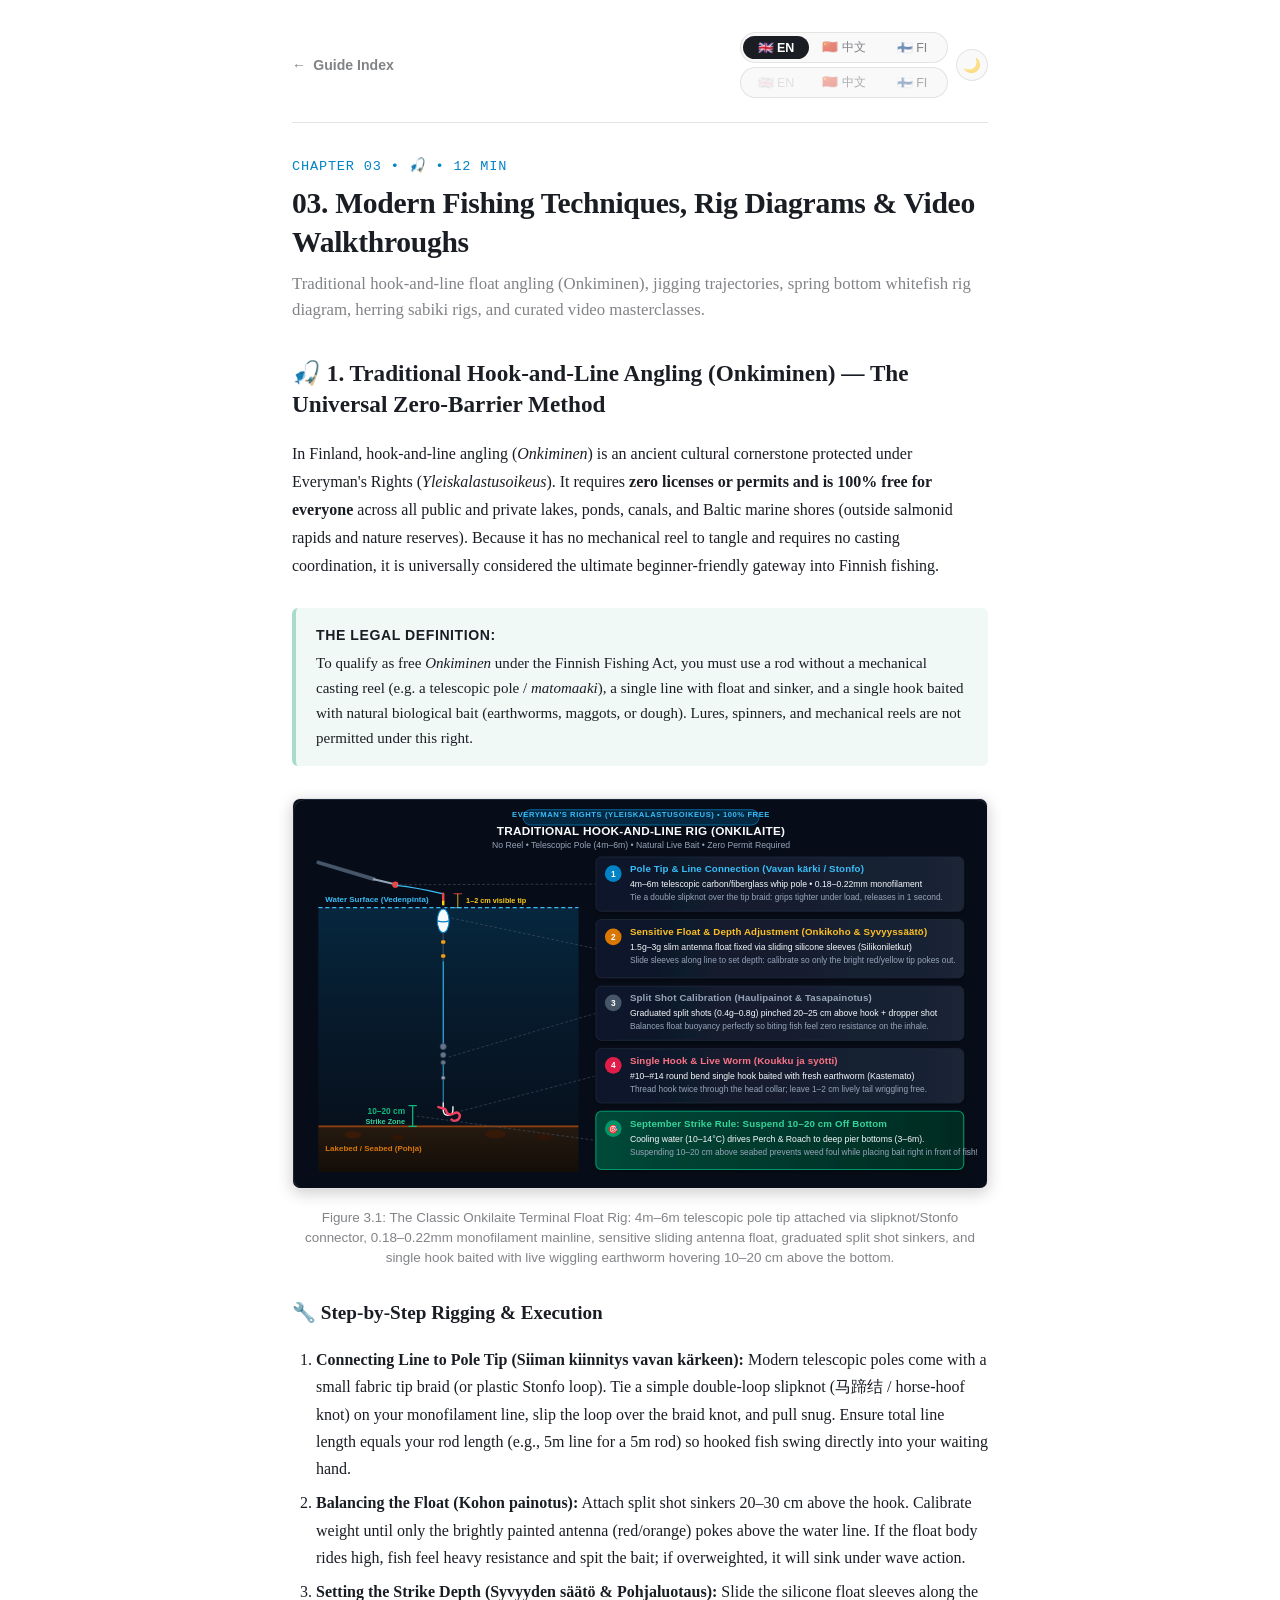
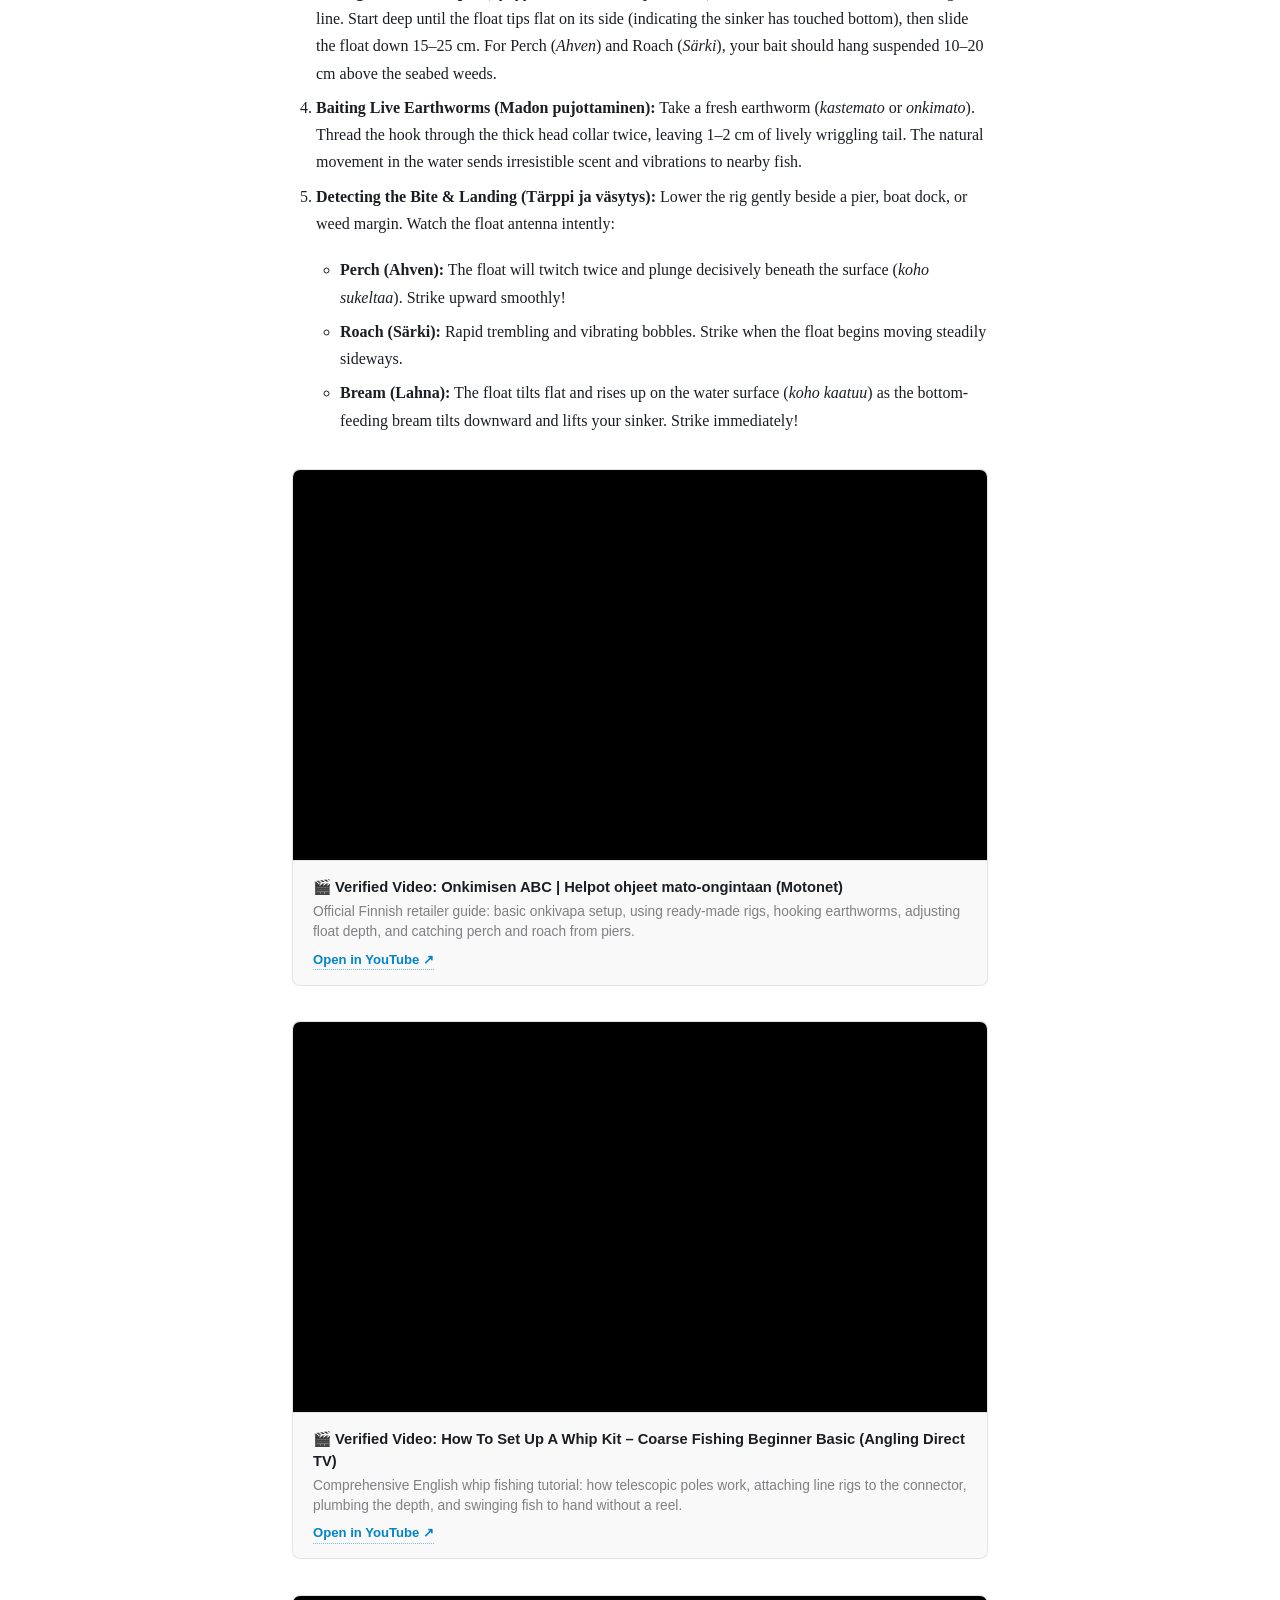
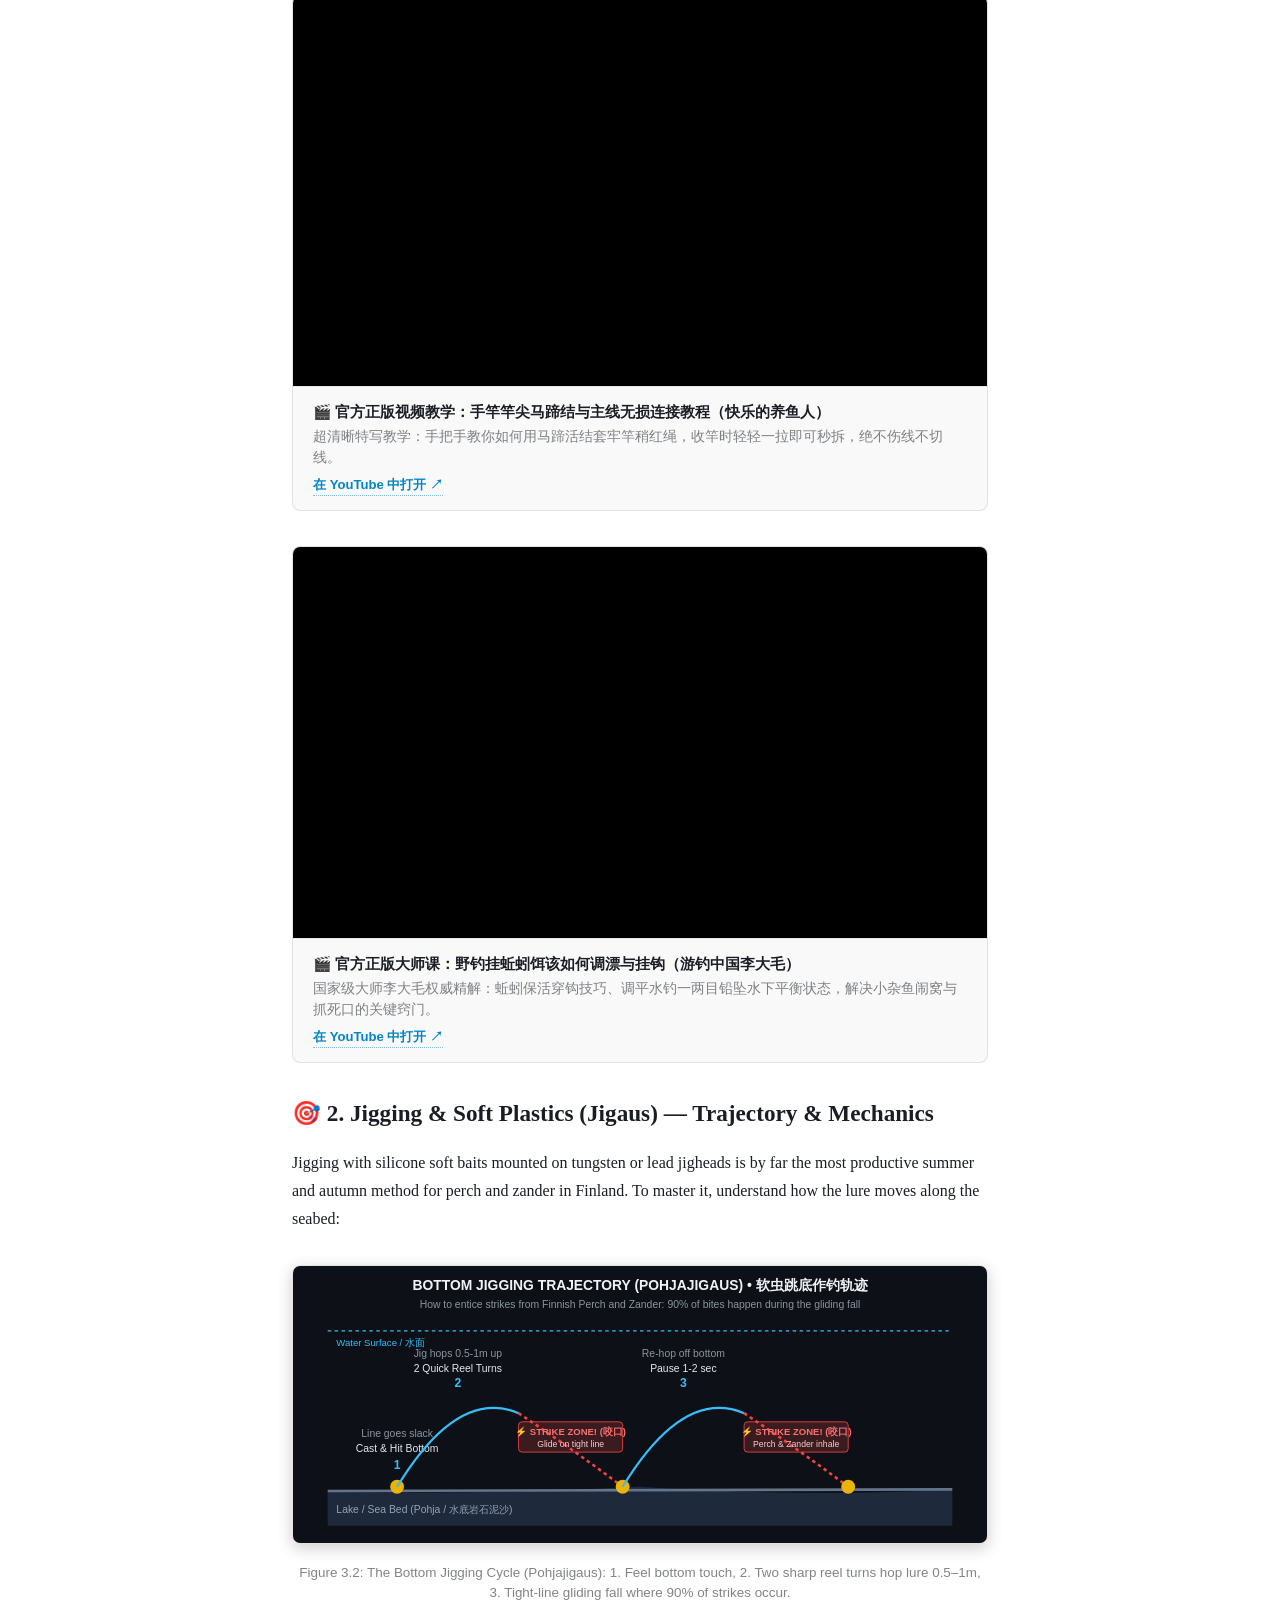
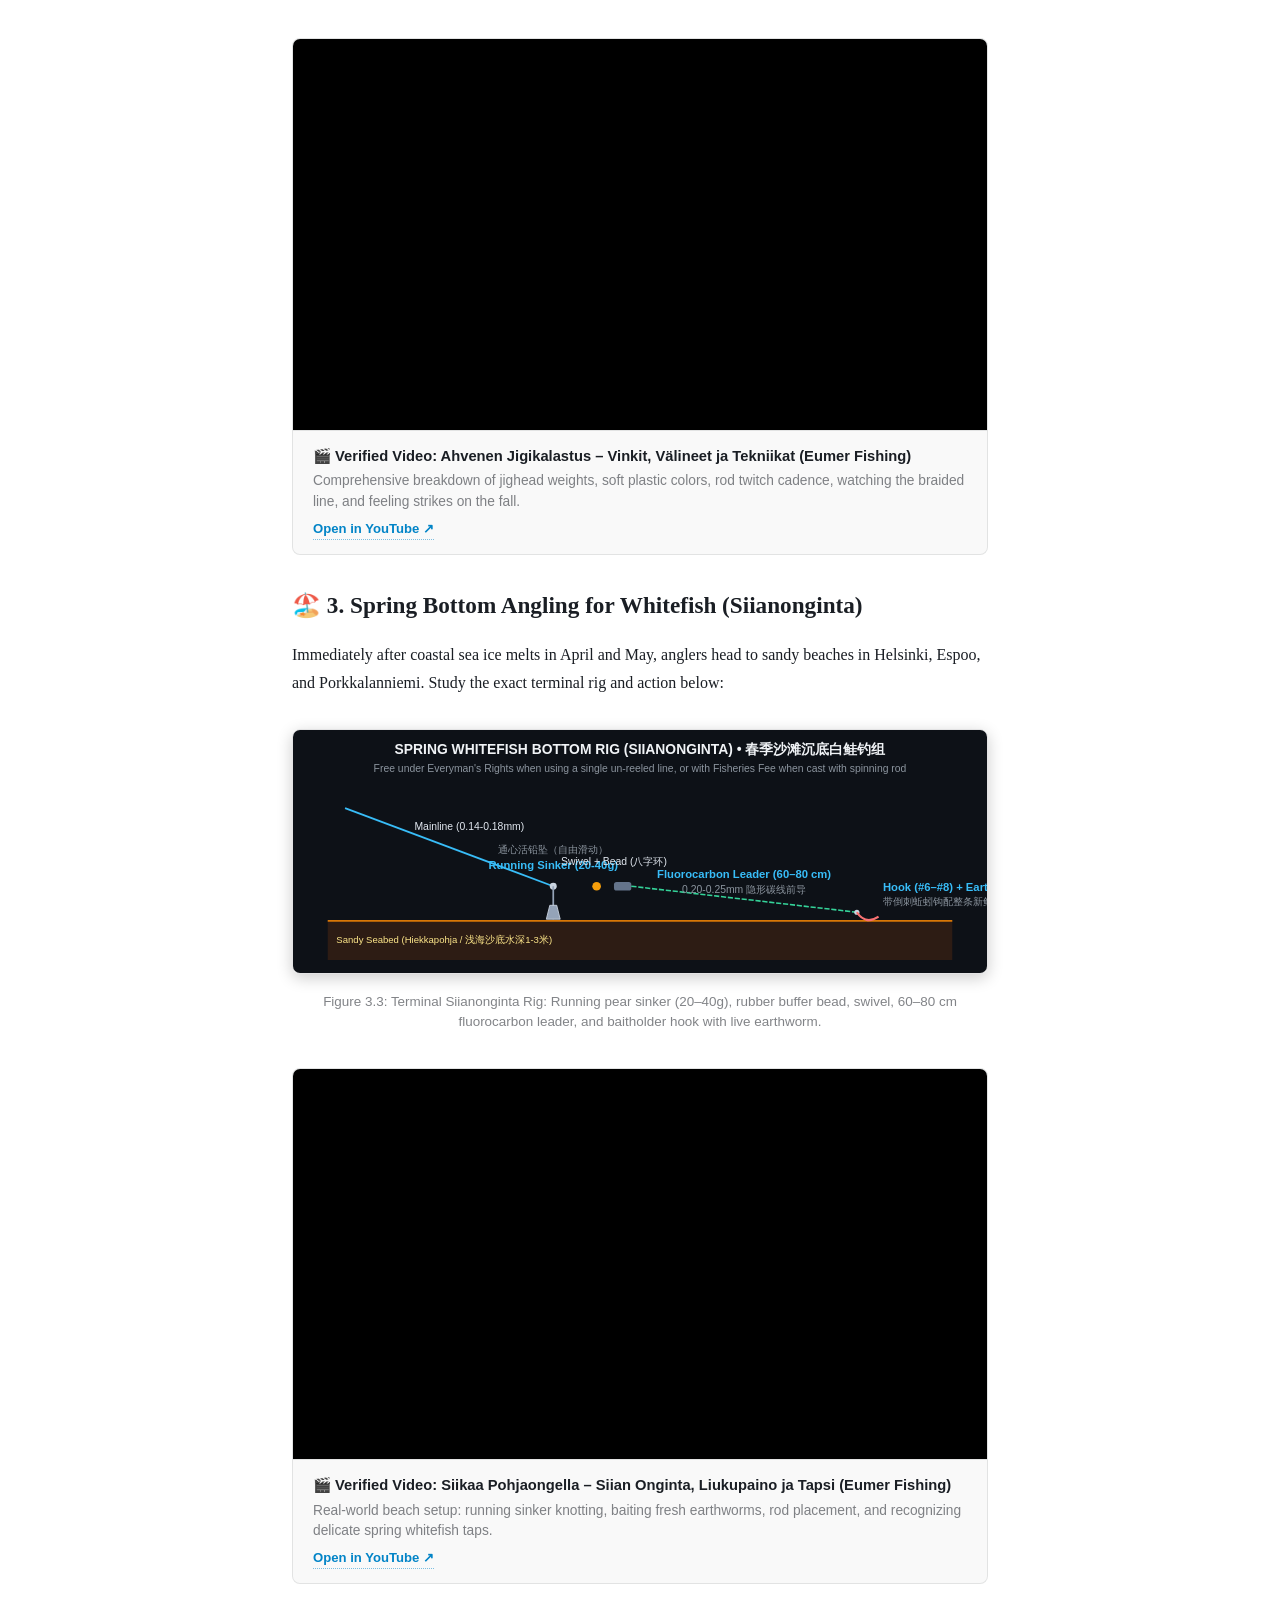
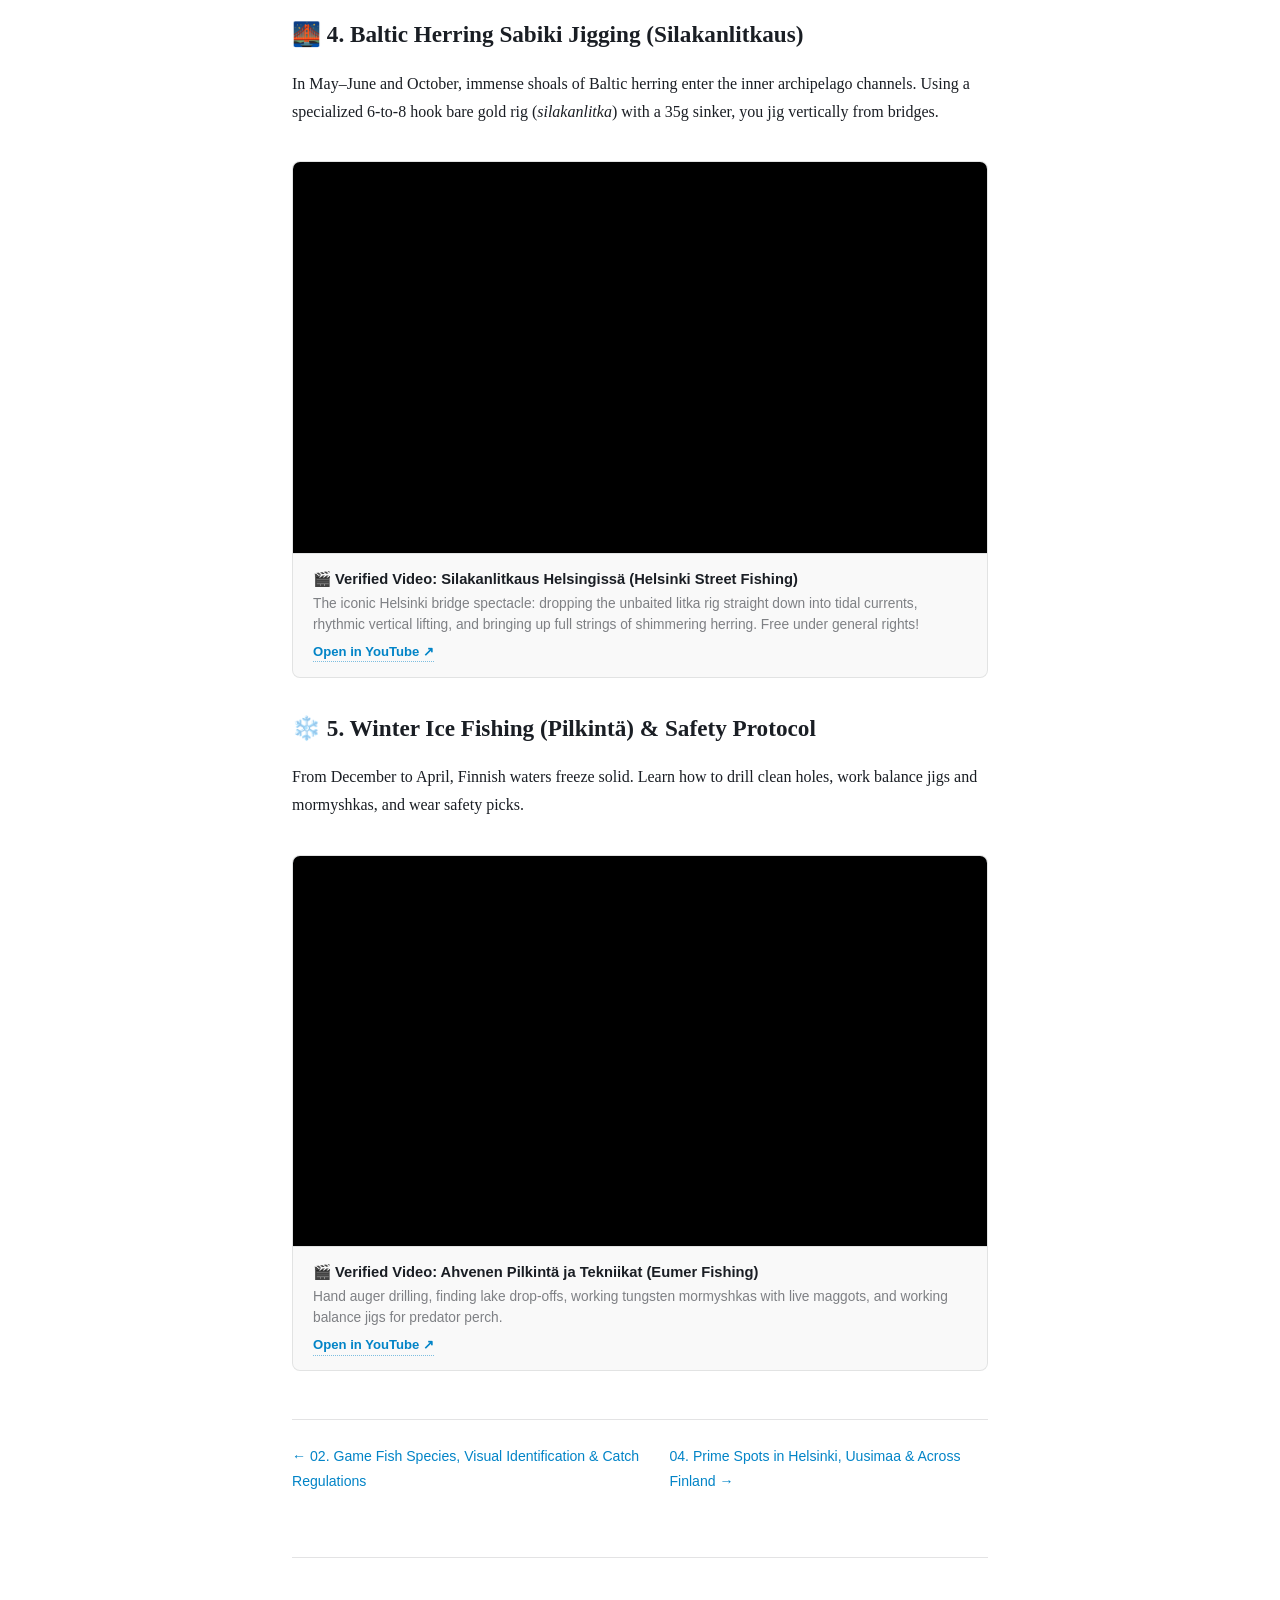
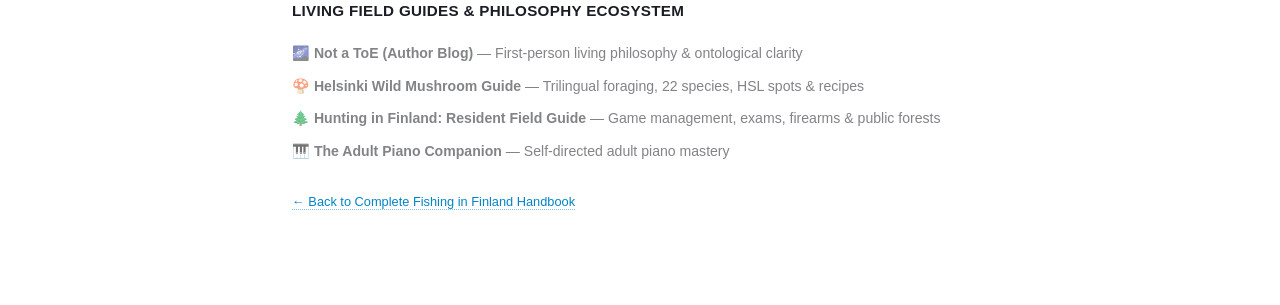
<file: docs/03_fishing_methods_and_techniques.html>
<!DOCTYPE html>
<html lang="en">
<head>
  <meta charset="UTF-8">
  <meta name="viewport" content="width=device-width, initial-scale=1.0">
  <title>03. Modern Fishing Techniques, Rig Diagrams & Video Walkthroughs | Fishing in Finland</title>
  <meta name="description" content="Traditional hook-and-line float angling (Onkiminen), jigging trajectories, spring bottom whitefish rig diagram, herring sabiki rigs, and curated video masterclasses.">
  <link rel="stylesheet" href="../styles.css?v=20260912_2">
  <link rel="icon" href="data:image/svg+xml,<svg xmlns=%22http://www.w3.org/2000/svg%22 viewBox=%220 0 100 100%22><text y=%22.9em%22 font-size=%2290%22>🎣</text></svg>">
</head>
<body>

  <div class="wrap">
    <!-- Top Navigation -->
    <nav class="top-nav" aria-label="Breadcrumb Navigation">
      <a href="../index.html" class="brand-badge">
        <span>←</span>
        <span>Guide Index</span>
      </a>

      <div class="top-controls">
        <div class="lang-switcher-wrapper" aria-label="Select Language">
          <div class="lang-row primary-lang-row" aria-label="Primary Language">
            <button class="lang-btn active" data-lang="en" title="English" aria-label="English">🇬🇧 EN</button>
            <button class="lang-btn" data-lang="zh" title="中文" aria-label="中文">🇨🇳 中文</button>
            <button class="lang-btn" data-lang="fi" title="Suomi" aria-label="Suomi">🇫🇮 FI</button>
          </div>
          <div class="lang-row secondary-lang-row" aria-label="Secondary Language (Optional)">
            <button class="lang-btn secondary-btn disabled-lang" data-lang2="en" title="Compare English" aria-label="Compare English">🇬🇧 EN</button>
            <button class="lang-btn secondary-btn" data-lang2="zh" title="与中文对照" aria-label="与中文对照">🇨🇳 中文</button>
            <button class="lang-btn secondary-btn" data-lang2="fi" title="Vertaa suomeksi" aria-label="Vertaa suomeksi">🇫🇮 FI</button>
          </div>
        </div>

        <button id="theme-toggle-btn" class="theme-btn" title="Toggle Theme" aria-label="Toggle Theme">🌙</button>
      </div>
    </nav>

    <!-- Chapter Header -->
    <header class="chapter-header">
      <span class="chapter-num">Chapter 03 • 🎣 • 12 min</span>
      <h1 id="chapter-title" class="chapter-title">03. Modern Fishing Techniques, Rig Diagrams & Video Walkthroughs</h1>
      <p id="chapter-subtitle" class="chapter-subtitle">Traditional hook-and-line float angling (Onkiminen), jigging trajectories, spring bottom whitefish rig diagram, herring sabiki rigs, and curated video masterclasses.</p>
    </header>

    <!-- Chapter Content Body -->
    <main id="chapter-body">
      <div class="content">
  <h2>🎣 1. Traditional Hook-and-Line Angling (Onkiminen) — The Universal Zero-Barrier Method</h2>
  <p>In Finland, hook-and-line angling (<em>Onkiminen</em>) is an ancient cultural cornerstone protected under Everyman's Rights (<em>Yleiskalastusoikeus</em>). It requires <strong>zero licenses or permits and is 100% free for everyone</strong> across all public and private lakes, ponds, canals, and Baltic marine shores (outside salmonid rapids and nature reserves). Because it has no mechanical reel to tangle and requires no casting coordination, it is universally considered the ultimate beginner-friendly gateway into Finnish fishing.</p>

  <div class="callout callout-tip">
    <strong>The Legal Definition:</strong> To qualify as free <em>Onkiminen</em> under the Finnish Fishing Act, you must use a rod without a mechanical casting reel (e.g. a telescopic pole / <em>matomaaki</em>), a single line with float and sinker, and a single hook baited with natural biological bait (earthworms, maggots, or dough). Lures, spinners, and mechanical reels are not permitted under this right.
  </div>

  <figure class="media-figure">
    <img src="../images/onkiminen_rig_diagram_en.svg" alt="Traditional Onkiminen Float Rig Diagram" loading="lazy">
    <figcaption>Figure 3.1: The Classic Onkilaite Terminal Float Rig: 4m–6m telescopic pole tip attached via slipknot/Stonfo connector, 0.18–0.22mm monofilament mainline, sensitive sliding antenna float, graduated split shot sinkers, and single hook baited with live wiggling earthworm hovering 10–20 cm above the bottom.</figcaption>
  </figure>

  <h3>🔧 Step-by-Step Rigging &amp; Execution</h3>
  <ol>
    <li><strong>Connecting Line to Pole Tip (Siiman kiinnitys vavan kärkeen):</strong> Modern telescopic poles come with a small fabric tip braid (or plastic Stonfo loop). Tie a simple double-loop slipknot (马蹄结 / horse-hoof knot) on your monofilament line, slip the loop over the braid knot, and pull snug. Ensure total line length equals your rod length (e.g., 5m line for a 5m rod) so hooked fish swing directly into your waiting hand.</li>
    <li><strong>Balancing the Float (Kohon painotus):</strong> Attach split shot sinkers 20–30 cm above the hook. Calibrate weight until only the brightly painted antenna (red/orange) pokes above the water line. If the float body rides high, fish feel heavy resistance and spit the bait; if overweighted, it will sink under wave action.</li>
    <li><strong>Setting the Strike Depth (Syvyyden säätö &amp; Pohjaluotaus):</strong> Slide the silicone float sleeves along the line. Start deep until the float tips flat on its side (indicating the sinker has touched bottom), then slide the float down 15–25 cm. For Perch (<em>Ahven</em>) and Roach (<em>Särki</em>), your bait should hang suspended 10–20 cm above the seabed weeds.</li>
    <li><strong>Baiting Live Earthworms (Madon pujottaminen):</strong> Take a fresh earthworm (<em>kastemato</em> or <em>onkimato</em>). Thread the hook through the thick head collar twice, leaving 1–2 cm of lively wriggling tail. The natural movement in the water sends irresistible scent and vibrations to nearby fish.</li>
    <li><strong>Detecting the Bite &amp; Landing (Tärppi ja väsytys):</strong> Lower the rig gently beside a pier, boat dock, or weed margin. Watch the float antenna intently:
      <ul>
        <li><strong>Perch (Ahven):</strong> The float will twitch twice and plunge decisively beneath the surface (<em>koho sukeltaa</em>). Strike upward smoothly!</li>
        <li><strong>Roach (Särki):</strong> Rapid trembling and vibrating bobbles. Strike when the float begins moving steadily sideways.</li>
        <li><strong>Bream (Lahna):</strong> The float tilts flat and rises up on the water surface (<em>koho kaatuu</em>) as the bottom-feeding bream tilts downward and lifts your sinker. Strike immediately!</li>
      </ul>
    </li>
  </ol>

  <div class="video-card">
    <div class="video-responsive-wrap">
      <iframe src="https://www.youtube-nocookie.com/embed/tokPXlHqBlk" title="Onkimisen ABC - Motonet" allow="accelerometer; autoplay; clipboard-write; encrypted-media; gyroscope; picture-in-picture" allowfullscreen loading="lazy"></iframe>
    </div>
    <div class="video-meta-box">
      <div class="video-meta-title">🎬 Verified Video: Onkimisen ABC | Helpot ohjeet mato-ongintaan (Motonet)</div>
      <div>Official Finnish retailer guide: basic onkivapa setup, using ready-made rigs, hooking earthworms, adjusting float depth, and catching perch and roach from piers.</div>
      <a href="https://www.youtube.com/watch?v=tokPXlHqBlk" target="_blank" rel="noopener" class="video-meta-link">Open in YouTube ↗</a>
    </div>
  </div>

  <div class="video-card">
    <div class="video-responsive-wrap">
      <iframe src="https://www.youtube-nocookie.com/embed/28FbacvZV7g" title="How To Set Up A Whip Kit - Angling Direct" allow="accelerometer; autoplay; clipboard-write; encrypted-media; gyroscope; picture-in-picture" allowfullscreen loading="lazy"></iframe>
    </div>
    <div class="video-meta-box">
      <div class="video-meta-title">🎬 Verified Video: How To Set Up A Whip Kit – Coarse Fishing Beginner Basic (Angling Direct TV)</div>
      <div>Comprehensive English whip fishing tutorial: how telescopic poles work, attaching line rigs to the connector, plumbing the depth, and swinging fish to hand without a reel.</div>
      <a href="https://www.youtube.com/watch?v=28FbacvZV7g" target="_blank" rel="noopener" class="video-meta-link">Open in YouTube ↗</a>
    </div>
  </div>

  <div class="video-card">
    <div class="video-responsive-wrap">
      <iframe src="https://www.youtube-nocookie.com/embed/Ref3gM-tx6s" title="鱼线如何连接鱼竿马蹄结教学" allow="accelerometer; autoplay; clipboard-write; encrypted-media; gyroscope; picture-in-picture" allowfullscreen loading="lazy"></iframe>
    </div>
    <div class="video-meta-box">
      <div class="video-meta-title">🎬 官方正版视频教学：手竿竿尖马蹄结与主线无损连接教程（快乐的养鱼人）</div>
      <div>超清晰特写教学：手把手教你如何用马蹄活结套牢竿稍红绳，收竿时轻轻一拉即可秒拆，绝不伤线不切线。</div>
      <a href="https://www.youtube.com/watch?v=Ref3gM-tx6s" target="_blank" rel="noopener" class="video-meta-link">在 YouTube 中打开 ↗</a>
    </div>
  </div>

  <div class="video-card">
    <div class="video-responsive-wrap">
      <iframe src="https://www.youtube-nocookie.com/embed/h49rGQZwWvo" title="挂蚯蚓饵该如何调漂李大毛" allow="accelerometer; autoplay; clipboard-write; encrypted-media; gyroscope; picture-in-picture" allowfullscreen loading="lazy"></iframe>
    </div>
    <div class="video-meta-box">
      <div class="video-meta-title">🎬 官方正版大师课：野钓挂蚯蚓饵该如何调漂与挂钩（游钓中国李大毛）</div>
      <div>国家级大师李大毛权威精解：蚯蚓保活穿钩技巧、调平水钓一两目铅坠水下平衡状态，解决小杂鱼闹窝与抓死口的关键窍门。</div>
      <a href="https://www.youtube.com/watch?v=h49rGQZwWvo" target="_blank" rel="noopener" class="video-meta-link">在 YouTube 中打开 ↗</a>
    </div>
  </div>

  <h2>🎯 2. Jigging & Soft Plastics (Jigaus) — Trajectory & Mechanics</h2>
  <p>Jigging with silicone soft baits mounted on tungsten or lead jigheads is by far the most productive summer and autumn method for perch and zander in Finland. To master it, understand how the lure moves along the seabed:</p>

  <figure class="media-figure">
    <img src="../images/jigging_technique_diagram.svg" alt="Bottom Jigging Trajectory Diagram" loading="lazy">
    <figcaption>Figure 3.2: The Bottom Jigging Cycle (Pohjajigaus): 1. Feel bottom touch, 2. Two sharp reel turns hop lure 0.5–1m, 3. Tight-line gliding fall where 90% of strikes occur.</figcaption>
  </figure>

  <div class="video-card">
    <div class="video-responsive-wrap">
      <iframe src="https://www.youtube-nocookie.com/embed/REsf5QnOHE0" title="Perch Jigging Masterclass in Finland" allow="accelerometer; autoplay; clipboard-write; encrypted-media; gyroscope; picture-in-picture" allowfullscreen loading="lazy"></iframe>
    </div>
    <div class="video-meta-box">
      <div class="video-meta-title">🎬 Verified Video: Ahvenen Jigikalastus – Vinkit, Välineet ja Tekniikat (Eumer Fishing)</div>
      <div>Comprehensive breakdown of jighead weights, soft plastic colors, rod twitch cadence, watching the braided line, and feeling strikes on the fall.</div>
      <a href="https://www.youtube.com/watch?v=REsf5QnOHE0" target="_blank" rel="noopener" class="video-meta-link">Open in YouTube ↗</a>
    </div>
  </div>

  <h2>🏖️ 3. Spring Bottom Angling for Whitefish (Siianonginta)</h2>
  <p>Immediately after coastal sea ice melts in April and May, anglers head to sandy beaches in Helsinki, Espoo, and Porkkalanniemi. Study the exact terminal rig and action below:</p>

  <figure class="media-figure">
    <img src="../images/siianonginta_rig_diagram.svg" alt="Spring Whitefish Rig Diagram" loading="lazy">
    <figcaption>Figure 3.3: Terminal Siianonginta Rig: Running pear sinker (20–40g), rubber buffer bead, swivel, 60–80 cm fluorocarbon leader, and baitholder hook with live earthworm.</figcaption>
  </figure>

  <div class="video-card">
    <div class="video-responsive-wrap">
      <iframe src="https://www.youtube-nocookie.com/embed/e61LcTPdwas" title="Spring Whitefish Angling Siianonginta Guide" allow="accelerometer; autoplay; clipboard-write; encrypted-media; gyroscope; picture-in-picture" allowfullscreen loading="lazy"></iframe>
    </div>
    <div class="video-meta-box">
      <div class="video-meta-title">🎬 Verified Video: Siikaa Pohjaongella – Siian Onginta, Liukupaino ja Tapsi (Eumer Fishing)</div>
      <div>Real-world beach setup: running sinker knotting, baiting fresh earthworms, rod placement, and recognizing delicate spring whitefish taps.</div>
      <a href="https://www.youtube.com/watch?v=e61LcTPdwas" target="_blank" rel="noopener" class="video-meta-link">Open in YouTube ↗</a>
    </div>
  </div>

  <h2>🌉 4. Baltic Herring Sabiki Jigging (Silakanlitkaus)</h2>
  <p>In May–June and October, immense shoals of Baltic herring enter the inner archipelago channels. Using a specialized 6-to-8 hook bare gold rig (<em>silakanlitka</em>) with a 35g sinker, you jig vertically from bridges.</p>

  <div class="video-card">
    <div class="video-responsive-wrap">
      <iframe src="https://www.youtube-nocookie.com/embed/XmPNPsNn2K0" title="Lauttasaari Bridge Herring Fishing" allow="accelerometer; autoplay; clipboard-write; encrypted-media; gyroscope; picture-in-picture" allowfullscreen loading="lazy"></iframe>
    </div>
    <div class="video-meta-box">
      <div class="video-meta-title">🎬 Verified Video: Silakanlitkaus Helsingissä (Helsinki Street Fishing)</div>
      <div>The iconic Helsinki bridge spectacle: dropping the unbaited litka rig straight down into tidal currents, rhythmic vertical lifting, and bringing up full strings of shimmering herring. Free under general rights!</div>
      <a href="https://www.youtube.com/watch?v=XmPNPsNn2K0" target="_blank" rel="noopener" class="video-meta-link">Open in YouTube ↗</a>
    </div>
  </div>

  <h2>❄️ 5. Winter Ice Fishing (Pilkintä) & Safety Protocol</h2>
  <p>From December to April, Finnish waters freeze solid. Learn how to drill clean holes, work balance jigs and mormyshkas, and wear safety picks.</p>

  <div class="video-card">
    <div class="video-responsive-wrap">
      <iframe src="https://www.youtube-nocookie.com/embed/jqkjIp3gPmM" title="Finnish Ice Fishing Guide" allow="accelerometer; autoplay; clipboard-write; encrypted-media; gyroscope; picture-in-picture" allowfullscreen loading="lazy"></iframe>
    </div>
    <div class="video-meta-box">
      <div class="video-meta-title">🎬 Verified Video: Ahvenen Pilkintä ja Tekniikat (Eumer Fishing)</div>
      <div>Hand auger drilling, finding lake drop-offs, working tungsten mormyshkas with live maggots, and working balance jigs for predator perch.</div>
      <a href="https://www.youtube.com/watch?v=jqkjIp3gPmM" target="_blank" rel="noopener" class="video-meta-link">Open in YouTube ↗</a>
    </div>
  </div>
  </div>
    </main>

    <!-- Prev / Next Navigation -->
    <nav class="doc-nav-bar" aria-label="Chapter Pagination">
      <a href="02_fish_species_and_regulations.html" class="doc-nav-link">← 02. Game Fish Species, Visual Identification & Catch Regulations</a>
      <a href="04_helsinki_and_uusimaa_spots.html" class="doc-nav-link">04. Prime Spots in Helsinki, Uusimaa & Across Finland →</a>
    </nav>

    <!-- Footer -->
    <footer class="site-footer">
      <h3 class="footer-ecosystem-title">Living Field Guides & Philosophy Ecosystem</h3>
      <ul class="footer-links">
        <li>🌌 <a href="https://powerpig99.github.io/not-a-toe/" target="_blank" rel="noopener"><strong>Not a ToE (Author Blog)</strong> — First-person living philosophy & ontological clarity</a></li>
        <li>🍄 <a href="https://powerpig99.github.io/helsinki-mushroom-guide/" target="_blank" rel="noopener"><strong>Helsinki Wild Mushroom Guide</strong> — Trilingual foraging, 22 species, HSL spots & recipes</a></li>
        <li>🌲 <a href="https://powerpig99.github.io/hunting-in-finland/" target="_blank" rel="noopener"><strong>Hunting in Finland: Resident Field Guide</strong> — Game management, exams, firearms & public forests</a></li>
        <li>🎹 <a href="https://powerpig99.github.io/adult-piano-guide/" target="_blank" rel="noopener"><strong>The Adult Piano Companion</strong> — Self-directed adult piano mastery</a></li>
      </ul>
      <div class="footer-meta">
        <p><a href="../index.html">← Back to Complete Fishing in Finland Handbook</a></p>
      </div>
    </footer>
  </div>

  <script>
    (function () {
      const chapter = {"id":"ch3","num":"03","icon":"🎣","slug":"fishing_methods_and_techniques","title":{"en":"03. Modern Fishing Techniques, Rig Diagrams & Video Walkthroughs","zh":"03. 现代作钓技法、线组图解与实战视频演示","fi":"03. Kalastusmuodot, rigikaaviot ja video-oppaat"},"subtitle":{"en":"Traditional hook-and-line float angling (Onkiminen), jigging trajectories, spring bottom whitefish rig diagram, herring sabiki rigs, and curated video masterclasses.","zh":"传统手竿静水浮漂钓（Onkiminen）、软虫跳底作钓轨迹、沙滩沉底钓白鲑、桥头鲱鱼串钩与精选实战教学视频。","fi":"Onkiminen, jigaus (ahven ja kuha), siian pohjarigit, silakanlitkaus ja opetusvideot."},"readTime":"12 min","content":{"en":"\n  <h2>🎣 1. Traditional Hook-and-Line Angling (Onkiminen) — The Universal Zero-Barrier Method</h2>\n  <p>In Finland, hook-and-line angling (<em>Onkiminen</em>) is an ancient cultural cornerstone protected under Everyman's Rights (<em>Yleiskalastusoikeus</em>). It requires <strong>zero licenses or permits and is 100% free for everyone</strong> across all public and private lakes, ponds, canals, and Baltic marine shores (outside salmonid rapids and nature reserves). Because it has no mechanical reel to tangle and requires no casting coordination, it is universally considered the ultimate beginner-friendly gateway into Finnish fishing.</p>\n\n  <div class=\"callout callout-tip\">\n    <strong>The Legal Definition:</strong> To qualify as free <em>Onkiminen</em> under the Finnish Fishing Act, you must use a rod without a mechanical casting reel (e.g. a telescopic pole / <em>matomaaki</em>), a single line with float and sinker, and a single hook baited with natural biological bait (earthworms, maggots, or dough). Lures, spinners, and mechanical reels are not permitted under this right.\n  </div>\n\n  <figure class=\"media-figure\">\n    <img src=\"images/onkiminen_rig_diagram_en.svg\" alt=\"Traditional Onkiminen Float Rig Diagram\" loading=\"lazy\">\n    <figcaption>Figure 3.1: The Classic Onkilaite Terminal Float Rig: 4m–6m telescopic pole tip attached via slipknot/Stonfo connector, 0.18–0.22mm monofilament mainline, sensitive sliding antenna float, graduated split shot sinkers, and single hook baited with live wiggling earthworm hovering 10–20 cm above the bottom.</figcaption>\n  </figure>\n\n  <h3>🔧 Step-by-Step Rigging &amp; Execution</h3>\n  <ol>\n    <li><strong>Connecting Line to Pole Tip (Siiman kiinnitys vavan kärkeen):</strong> Modern telescopic poles come with a small fabric tip braid (or plastic Stonfo loop). Tie a simple double-loop slipknot (马蹄结 / horse-hoof knot) on your monofilament line, slip the loop over the braid knot, and pull snug. Ensure total line length equals your rod length (e.g., 5m line for a 5m rod) so hooked fish swing directly into your waiting hand.</li>\n    <li><strong>Balancing the Float (Kohon painotus):</strong> Attach split shot sinkers 20–30 cm above the hook. Calibrate weight until only the brightly painted antenna (red/orange) pokes above the water line. If the float body rides high, fish feel heavy resistance and spit the bait; if overweighted, it will sink under wave action.</li>\n    <li><strong>Setting the Strike Depth (Syvyyden säätö &amp; Pohjaluotaus):</strong> Slide the silicone float sleeves along the line. Start deep until the float tips flat on its side (indicating the sinker has touched bottom), then slide the float down 15–25 cm. For Perch (<em>Ahven</em>) and Roach (<em>Särki</em>), your bait should hang suspended 10–20 cm above the seabed weeds.</li>\n    <li><strong>Baiting Live Earthworms (Madon pujottaminen):</strong> Take a fresh earthworm (<em>kastemato</em> or <em>onkimato</em>). Thread the hook through the thick head collar twice, leaving 1–2 cm of lively wriggling tail. The natural movement in the water sends irresistible scent and vibrations to nearby fish.</li>\n    <li><strong>Detecting the Bite &amp; Landing (Tärppi ja väsytys):</strong> Lower the rig gently beside a pier, boat dock, or weed margin. Watch the float antenna intently:\n      <ul>\n        <li><strong>Perch (Ahven):</strong> The float will twitch twice and plunge decisively beneath the surface (<em>koho sukeltaa</em>). Strike upward smoothly!</li>\n        <li><strong>Roach (Särki):</strong> Rapid trembling and vibrating bobbles. Strike when the float begins moving steadily sideways.</li>\n        <li><strong>Bream (Lahna):</strong> The float tilts flat and rises up on the water surface (<em>koho kaatuu</em>) as the bottom-feeding bream tilts downward and lifts your sinker. Strike immediately!</li>\n      </ul>\n    </li>\n  </ol>\n\n  <div class=\"video-card\">\n    <div class=\"video-responsive-wrap\">\n      <iframe src=\"https://www.youtube-nocookie.com/embed/tokPXlHqBlk\" title=\"Onkimisen ABC - Motonet\" allow=\"accelerometer; autoplay; clipboard-write; encrypted-media; gyroscope; picture-in-picture\" allowfullscreen loading=\"lazy\"></iframe>\n    </div>\n    <div class=\"video-meta-box\">\n      <div class=\"video-meta-title\">🎬 Verified Video: Onkimisen ABC | Helpot ohjeet mato-ongintaan (Motonet)</div>\n      <div>Official Finnish retailer guide: basic onkivapa setup, using ready-made rigs, hooking earthworms, adjusting float depth, and catching perch and roach from piers.</div>\n      <a href=\"https://www.youtube.com/watch?v=tokPXlHqBlk\" target=\"_blank\" rel=\"noopener\" class=\"video-meta-link\">Open in YouTube ↗</a>\n    </div>\n  </div>\n\n  <div class=\"video-card\">\n    <div class=\"video-responsive-wrap\">\n      <iframe src=\"https://www.youtube-nocookie.com/embed/28FbacvZV7g\" title=\"How To Set Up A Whip Kit - Angling Direct\" allow=\"accelerometer; autoplay; clipboard-write; encrypted-media; gyroscope; picture-in-picture\" allowfullscreen loading=\"lazy\"></iframe>\n    </div>\n    <div class=\"video-meta-box\">\n      <div class=\"video-meta-title\">🎬 Verified Video: How To Set Up A Whip Kit – Coarse Fishing Beginner Basic (Angling Direct TV)</div>\n      <div>Comprehensive English whip fishing tutorial: how telescopic poles work, attaching line rigs to the connector, plumbing the depth, and swinging fish to hand without a reel.</div>\n      <a href=\"https://www.youtube.com/watch?v=28FbacvZV7g\" target=\"_blank\" rel=\"noopener\" class=\"video-meta-link\">Open in YouTube ↗</a>\n    </div>\n  </div>\n\n  <div class=\"video-card\">\n    <div class=\"video-responsive-wrap\">\n      <iframe src=\"https://www.youtube-nocookie.com/embed/Ref3gM-tx6s\" title=\"鱼线如何连接鱼竿马蹄结教学\" allow=\"accelerometer; autoplay; clipboard-write; encrypted-media; gyroscope; picture-in-picture\" allowfullscreen loading=\"lazy\"></iframe>\n    </div>\n    <div class=\"video-meta-box\">\n      <div class=\"video-meta-title\">🎬 官方正版视频教学：手竿竿尖马蹄结与主线无损连接教程（快乐的养鱼人）</div>\n      <div>超清晰特写教学：手把手教你如何用马蹄活结套牢竿稍红绳，收竿时轻轻一拉即可秒拆，绝不伤线不切线。</div>\n      <a href=\"https://www.youtube.com/watch?v=Ref3gM-tx6s\" target=\"_blank\" rel=\"noopener\" class=\"video-meta-link\">在 YouTube 中打开 ↗</a>\n    </div>\n  </div>\n\n  <div class=\"video-card\">\n    <div class=\"video-responsive-wrap\">\n      <iframe src=\"https://www.youtube-nocookie.com/embed/h49rGQZwWvo\" title=\"挂蚯蚓饵该如何调漂李大毛\" allow=\"accelerometer; autoplay; clipboard-write; encrypted-media; gyroscope; picture-in-picture\" allowfullscreen loading=\"lazy\"></iframe>\n    </div>\n    <div class=\"video-meta-box\">\n      <div class=\"video-meta-title\">🎬 官方正版大师课：野钓挂蚯蚓饵该如何调漂与挂钩（游钓中国李大毛）</div>\n      <div>国家级大师李大毛权威精解：蚯蚓保活穿钩技巧、调平水钓一两目铅坠水下平衡状态，解决小杂鱼闹窝与抓死口的关键窍门。</div>\n      <a href=\"https://www.youtube.com/watch?v=h49rGQZwWvo\" target=\"_blank\" rel=\"noopener\" class=\"video-meta-link\">在 YouTube 中打开 ↗</a>\n    </div>\n  </div>\n\n  <h2>🎯 2. Jigging & Soft Plastics (Jigaus) — Trajectory & Mechanics</h2>\n  <p>Jigging with silicone soft baits mounted on tungsten or lead jigheads is by far the most productive summer and autumn method for perch and zander in Finland. To master it, understand how the lure moves along the seabed:</p>\n\n  <figure class=\"media-figure\">\n    <img src=\"images/jigging_technique_diagram.svg\" alt=\"Bottom Jigging Trajectory Diagram\" loading=\"lazy\">\n    <figcaption>Figure 3.2: The Bottom Jigging Cycle (Pohjajigaus): 1. Feel bottom touch, 2. Two sharp reel turns hop lure 0.5–1m, 3. Tight-line gliding fall where 90% of strikes occur.</figcaption>\n  </figure>\n\n  <div class=\"video-card\">\n    <div class=\"video-responsive-wrap\">\n      <iframe src=\"https://www.youtube-nocookie.com/embed/REsf5QnOHE0\" title=\"Perch Jigging Masterclass in Finland\" allow=\"accelerometer; autoplay; clipboard-write; encrypted-media; gyroscope; picture-in-picture\" allowfullscreen loading=\"lazy\"></iframe>\n    </div>\n    <div class=\"video-meta-box\">\n      <div class=\"video-meta-title\">🎬 Verified Video: Ahvenen Jigikalastus – Vinkit, Välineet ja Tekniikat (Eumer Fishing)</div>\n      <div>Comprehensive breakdown of jighead weights, soft plastic colors, rod twitch cadence, watching the braided line, and feeling strikes on the fall.</div>\n      <a href=\"https://www.youtube.com/watch?v=REsf5QnOHE0\" target=\"_blank\" rel=\"noopener\" class=\"video-meta-link\">Open in YouTube ↗</a>\n    </div>\n  </div>\n\n  <h2>🏖️ 3. Spring Bottom Angling for Whitefish (Siianonginta)</h2>\n  <p>Immediately after coastal sea ice melts in April and May, anglers head to sandy beaches in Helsinki, Espoo, and Porkkalanniemi. Study the exact terminal rig and action below:</p>\n\n  <figure class=\"media-figure\">\n    <img src=\"images/siianonginta_rig_diagram.svg\" alt=\"Spring Whitefish Rig Diagram\" loading=\"lazy\">\n    <figcaption>Figure 3.3: Terminal Siianonginta Rig: Running pear sinker (20–40g), rubber buffer bead, swivel, 60–80 cm fluorocarbon leader, and baitholder hook with live earthworm.</figcaption>\n  </figure>\n\n  <div class=\"video-card\">\n    <div class=\"video-responsive-wrap\">\n      <iframe src=\"https://www.youtube-nocookie.com/embed/e61LcTPdwas\" title=\"Spring Whitefish Angling Siianonginta Guide\" allow=\"accelerometer; autoplay; clipboard-write; encrypted-media; gyroscope; picture-in-picture\" allowfullscreen loading=\"lazy\"></iframe>\n    </div>\n    <div class=\"video-meta-box\">\n      <div class=\"video-meta-title\">🎬 Verified Video: Siikaa Pohjaongella – Siian Onginta, Liukupaino ja Tapsi (Eumer Fishing)</div>\n      <div>Real-world beach setup: running sinker knotting, baiting fresh earthworms, rod placement, and recognizing delicate spring whitefish taps.</div>\n      <a href=\"https://www.youtube.com/watch?v=e61LcTPdwas\" target=\"_blank\" rel=\"noopener\" class=\"video-meta-link\">Open in YouTube ↗</a>\n    </div>\n  </div>\n\n  <h2>🌉 4. Baltic Herring Sabiki Jigging (Silakanlitkaus)</h2>\n  <p>In May–June and October, immense shoals of Baltic herring enter the inner archipelago channels. Using a specialized 6-to-8 hook bare gold rig (<em>silakanlitka</em>) with a 35g sinker, you jig vertically from bridges.</p>\n\n  <div class=\"video-card\">\n    <div class=\"video-responsive-wrap\">\n      <iframe src=\"https://www.youtube-nocookie.com/embed/XmPNPsNn2K0\" title=\"Lauttasaari Bridge Herring Fishing\" allow=\"accelerometer; autoplay; clipboard-write; encrypted-media; gyroscope; picture-in-picture\" allowfullscreen loading=\"lazy\"></iframe>\n    </div>\n    <div class=\"video-meta-box\">\n      <div class=\"video-meta-title\">🎬 Verified Video: Silakanlitkaus Helsingissä (Helsinki Street Fishing)</div>\n      <div>The iconic Helsinki bridge spectacle: dropping the unbaited litka rig straight down into tidal currents, rhythmic vertical lifting, and bringing up full strings of shimmering herring. Free under general rights!</div>\n      <a href=\"https://www.youtube.com/watch?v=XmPNPsNn2K0\" target=\"_blank\" rel=\"noopener\" class=\"video-meta-link\">Open in YouTube ↗</a>\n    </div>\n  </div>\n\n  <h2>❄️ 5. Winter Ice Fishing (Pilkintä) & Safety Protocol</h2>\n  <p>From December to April, Finnish waters freeze solid. Learn how to drill clean holes, work balance jigs and mormyshkas, and wear safety picks.</p>\n\n  <div class=\"video-card\">\n    <div class=\"video-responsive-wrap\">\n      <iframe src=\"https://www.youtube-nocookie.com/embed/jqkjIp3gPmM\" title=\"Finnish Ice Fishing Guide\" allow=\"accelerometer; autoplay; clipboard-write; encrypted-media; gyroscope; picture-in-picture\" allowfullscreen loading=\"lazy\"></iframe>\n    </div>\n    <div class=\"video-meta-box\">\n      <div class=\"video-meta-title\">🎬 Verified Video: Ahvenen Pilkintä ja Tekniikat (Eumer Fishing)</div>\n      <div>Hand auger drilling, finding lake drop-offs, working tungsten mormyshkas with live maggots, and working balance jigs for predator perch.</div>\n      <a href=\"https://www.youtube.com/watch?v=jqkjIp3gPmM\" target=\"_blank\" rel=\"noopener\" class=\"video-meta-link\">Open in YouTube ↗</a>\n    </div>\n  </div>\n  ","zh":"\n  <h2>🎣 1. 传统手竿静水浮漂钓（Onkiminen）—— 零门槛通用自然民权基石</h2>\n  <p>在芬兰，手竿浮漂钓（芬兰语：<em>Onkiminen</em>）是一项受宪法级“自然民权通用渔权”（<em>Yleiskalastusoikeus</em>）严格保护的传统活动。在全芬兰境内的所有公共与私人湖泊、池塘、人工运河及波罗的海沿岸海域，<strong>任何人（不限国籍与年龄）均享有 100% 终生完全免费的垂钓权，无需购买任何牌照或缴纳国家渔业管理费</strong>（仅需避开洄游性鲑鳟鱼繁殖河流与自然保护区）。由于没有任何机械线轮需要操控，没有炸线打结风险，是初涉芬兰水域新人的终极首选！</p>\n\n  <div class=\"callout callout-tip\">\n    <strong>法定手竿界定标准：</strong> 依《芬兰渔业法》严谨规定，享受免费 <em>Onkiminen</em> 渔权的钓具必须满足：使用<strong>无任何机械抛投绕线轮的简易钓竿</strong>（如玻璃钢/碳素伸缩手竿、竹竿 <em>matomaaki</em>），单主线搭配浮漂与单钩，且<strong>必须使用天然生物饵</strong>（蚯蚓、面包虫、面包或面团）。凡加装机械绕线轮或使用人造假饵/铁板者，均不再属于该项免费范畴。\n  </div>\n\n  <figure class=\"media-figure\">\n    <img src=\"images/onkiminen_rig_diagram_zh.svg\" alt=\"传统手竿浮漂线组全景示意图\" loading=\"lazy\">\n    <figcaption>图 3.1：经典 Onkilaite 手竿浮漂线组：4m–6m 伸缩手竿竿尖通过马蹄结活套牢系 0.18–0.22mm 尼龙主线，加装硅胶套管滑动醒目立漂，梯级咬铅精确配平浮力，单钩挂新鲜鲜活红蚯蚓悬垂于水底上方 10–20 厘米处。</figcaption>\n  </figure>\n\n  <h3>🔧 新手实操四步极速上手指南</h3>\n  <ol>\n    <li><strong>主线与竿尖无损快速连接（Siiman kiinnitys）：</strong> 现代伸缩手竿竿尖均有一根红色编制软绳（或带锁扣的塑料 Stonfo 连接器）。在尼龙主线顶端打一个经典的“双圈马蹄活结”，直接套在竿尖红绳绳结后方轻轻拉紧即可。主线长度应与鱼竿等长或略短 20 厘米（例如 5 米竿配 4.8 米线），提竿时鱼体能以完美的钟摆弧线直接精准飞入手中！</li>\n    <li><strong>浮漂精确配铅（Kohon painotus）：</strong> 在距离鱼钩上方 20–30 厘米处捏合几颗小开口咬铅（Haulipainot）。不断微调加减铅粒，直至浮漂入水后仅露出顶部鲜艳的红/黄色视标尖端（露出约 1–2 厘米）。铅太轻则鱼吞饵阻力大易吐钩；铅太重则浮漂会被水流风浪直接拖沉。</li>\n    <li><strong>探底与钓深调整（Pohjaluotaus &amp; Syvyyden säätö）：</strong> 握住浮漂两端的微型硅胶套管在主线上上下滑动。先将浮漂推向较高位置使铅坠触底（此时浮漂会呈 45° 倾斜或横卧在水面上）；然后将浮漂向鱼钩方向推回 15–20 厘米重新立起。对于五道黑（鲈鱼）与拟鲤（Särki），让蚯蚓悬垂在泥沙水底枯枝烂叶上方 10–20 厘米是命中率最高的摄食黄金水层！</li>\n    <li><strong>活蚯蚓穿钩绝技（Madon pujottaminen）：</strong> 芬兰渔具店冷藏售卖的盒装加拿大夜蚯蚓体型粗壮。用钩尖从蚯蚓头部肉圈下方穿入，顺着身体内部穿行并穿出钩尖两次，保留 1–2 厘米活性极强的蠕动尾部。水下自然的扭动散发的体液气味能瞬间引诱数米外的鱼群。</li>\n    <li><strong>看漂抓口与刺鱼（Tärppi ja vastaisku）：</strong> 将钓组轻轻荡入栈桥边、泊船码头凹陷处或芦苇边缘：\n      <ul>\n        <li><strong>五道黑大拟鲈（Ahven）：</strong> 浮漂连续轻点两下后突然干脆利落地直扎水底（黑漂）！此时无需蛮力猛扬，小臂带动腕部平稳向上一抬即可牢牢打中鱼嘴。</li>\n        <li><strong>拟鲤（Särki）：</strong> 浮漂呈现高频轻颤颤动，待浮漂开始稳定向侧方横移时扬竿。</li>\n        <li><strong>欧鳊（Lahna）：</strong> 标志性的“送漂”！底栖吸食的鳊鱼抬头平游，托起水底铅坠，浮漂由直立突然整根横躺浮上水面，此时扬竿必中大鱼！</li>\n      </ul>\n    </li>\n  </ol>\n\n  <div class=\"video-card\">\n    <div class=\"video-responsive-wrap\">\n      <iframe src=\"https://www.youtube-nocookie.com/embed/tokPXlHqBlk\" title=\"芬兰 Motonet 官方手竿钓鱼保姆级教学\" allow=\"accelerometer; autoplay; clipboard-write; encrypted-media; gyroscope; picture-in-picture\" allowfullscreen loading=\"lazy\"></iframe>\n    </div>\n    <div class=\"video-meta-box\">\n      <div class=\"video-meta-title\">🎬 芬兰官方零售巨头实拍：Onkimisen ABC 蚯蚓手竿保姆级入门实操（Motonet Kalastus）</div>\n      <div>芬兰最大户外店 Motonet 出品：手把手教你伸展手竿、使用预绑成品线组（Valmis onkilaite）、挂蚯蚓与从码头栈桥连拔五道黑。</div>\n      <a href=\"https://www.youtube.com/watch?v=tokPXlHqBlk\" target=\"_blank\" rel=\"noopener\" class=\"video-meta-link\">在 YouTube 中打开 ↗</a>\n    </div>\n  </div>\n\n  <div class=\"video-card\">\n    <div class=\"video-responsive-wrap\">\n      <iframe src=\"https://www.youtube-nocookie.com/embed/28FbacvZV7g\" title=\"英国手竿入门教学 Whip Fishing\" allow=\"accelerometer; autoplay; clipboard-write; encrypted-media; gyroscope; picture-in-picture\" allowfullscreen loading=\"lazy\"></iframe>\n    </div>\n    <div class=\"video-meta-box\">\n      <div class=\"video-meta-title\">🎬 英文权威手竿实操：How To Set Up A Whip Kit（Angling Direct TV）</div>\n      <div>欧洲专业竞技手竿入门：伸缩竿竿稍连接、线组展开、找底测水深与轻盈回竿接鱼手法，完全契合芬兰本地玩法。</div>\n      <a href=\"https://www.youtube.com/watch?v=28FbacvZV7g\" target=\"_blank\" rel=\"noopener\" class=\"video-meta-link\">在 YouTube 中打开 ↗</a>\n    </div>\n  </div>\n\n  <div class=\"video-card\">\n    <div class=\"video-responsive-wrap\">\n      <iframe src=\"https://www.youtube-nocookie.com/embed/Ref3gM-tx6s\" title=\"鱼线如何连接鱼竿马蹄结教学\" allow=\"accelerometer; autoplay; clipboard-write; encrypted-media; gyroscope; picture-in-picture\" allowfullscreen loading=\"lazy\"></iframe>\n    </div>\n    <div class=\"video-meta-box\">\n      <div class=\"video-meta-title\">🎬 中文经典教学：鱼线如何连接鱼竿？马蹄结活结连接实操（快乐的养鱼人）</div>\n      <div>超清晰慢动作演示：如何用一个简单的马蹄结牢牢锁紧竿稍绳，受力越拉越紧，收竿时拉扯线头一秒无损解开，新手必学核心基本功。</div>\n      <a href=\"https://www.youtube.com/watch?v=Ref3gM-tx6s\" target=\"_blank\" rel=\"noopener\" class=\"video-meta-link\">在 YouTube 中打开 ↗</a>\n    </div>\n  </div>\n\n  <div class=\"video-card\">\n    <div class=\"video-responsive-wrap\">\n      <iframe src=\"https://www.youtube-nocookie.com/embed/h49rGQZwWvo\" title=\"挂蚯蚓饵该如何调漂李大毛\" allow=\"accelerometer; autoplay; clipboard-write; encrypted-media; gyroscope; picture-in-picture\" allowfullscreen loading=\"lazy\"></iframe>\n    </div>\n    <div class=\"video-meta-box\">\n      <div class=\"video-meta-title\">🎬 中文大师课：野钓挂蚯蚓饵该如何调漂与挂钩（游钓中国李大毛）</div>\n      <div>全国著名钓鱼大师李大毛精辟解析：野钓传统挂蚯蚓调平水钓一两目的力学原理，水下铅坠状态展示，彻底解决假口与挂底难题。</div>\n      <a href=\"https://www.youtube.com/watch?v=h49rGQZwWvo\" target=\"_blank\" rel=\"noopener\" class=\"video-meta-link\">在 YouTube 中打开 ↗</a>\n    </div>\n  </div>\n\n  <h2>🎯 2. 软虫跳底路亚（Jigaus）—— 触底轨迹与动作精要</h2>\n  <p>在芬兰，软虫跳底是斩获五道黑（鲈鱼）与梭鲈效率最高的手法。通过以下清晰轨迹图，洞悉拟饵在水底的真实游姿：</p>\n\n  <figure class=\"media-figure\">\n    <img src=\"images/jigging_technique_diagram.svg\" alt=\"软虫跳底触底轨迹示意图\" loading=\"lazy\">\n    <figcaption>图 3.2：软虫跳底循环（Pohjajigaus）：1. 抛投沉底线松弛；2. 快速收线两圈将软饵弹起0.5-1米；3. 绷紧主线滑翔下落，90%的攻击均发生在下落瞬间。</figcaption>\n  </figure>\n\n  <div class=\"video-card\">\n    <div class=\"video-responsive-wrap\">\n      <iframe src=\"https://www.youtube-nocookie.com/embed/REsf5QnOHE0\" title=\"芬兰五道黑与梭鲈跳底实战教学\" allow=\"accelerometer; autoplay; clipboard-write; encrypted-media; gyroscope; picture-in-picture\" allowfullscreen loading=\"lazy\"></iframe>\n    </div>\n    <div class=\"video-meta-box\">\n      <div class=\"video-meta-title\">🎬 官方正版视频教学：芬兰五道黑与梭鲈软虫跳底实战精讲（Eumer Fishing 官方出品）</div>\n      <div>详解软虫选型、铅头克重匹配、紧盯PE编织线突然塌软看触底，以及感知软虫下落滑翔中那一声清脆的“顿口”。</div>\n      <a href=\"https://www.youtube.com/watch?v=REsf5QnOHE0\" target=\"_blank\" rel=\"noopener\" class=\"video-meta-link\">在 YouTube 中打开 ↗</a>\n    </div>\n  </div>\n\n  <h2>🏖️ 3. 早春沙滩沉底钓白鲑（Siianonginta）精细线组</h2>\n  <p>每年4-5月海冰刚消融之际，整个大赫尔辛基地区最标志性的户外盛事便是“沙滩沉底钓白鲑”。请严格参考下方经典钓组：</p>\n\n  <figure class=\"media-figure\">\n    <img src=\"images/siianonginta_rig_diagram.svg\" alt=\"春季沙滩沉底白鲑钓组图解\" loading=\"lazy\">\n    <figcaption>图 3.3：沙滩沉底白鲑线组：通心水滴铅坠（20–40g）、防撞缓冲胶豆、八字环、60–80cm 隐形碳线前导与带倒刺蚯蚓钩。</figcaption>\n  </figure>\n\n  <div class=\"video-card\">\n    <div class=\"video-responsive-wrap\">\n      <iframe src=\"https://www.youtube-nocookie.com/embed/e61LcTPdwas\" title=\"春季沙滩沉底白鲑教学\" allow=\"accelerometer; autoplay; clipboard-write; encrypted-media; gyroscope; picture-in-picture\" allowfullscreen loading=\"lazy\"></iframe>\n    </div>\n    <div class=\"video-meta-box\">\n      <div class=\"video-meta-title\">🎬 官方正版视频教学：春季通心铅沙滩沉底白鲑实景绑组与作钓（Eumer Fishing）</div>\n      <div>完整展示沙洲点位选择、远投30米入沙底、架竿紧线、观察竿尖微弱点动咬口，以及起获白鲑全过程。</div>\n      <a href=\"https://www.youtube.com/watch?v=e61LcTPdwas\" target=\"_blank\" rel=\"noopener\" class=\"video-meta-link\">在 YouTube 中打开 ↗</a>\n    </div>\n  </div>\n\n  <h2>🌉 4. 跨海大桥波罗的海鲱鱼串钩（Silakanlitkaus）</h2>\n  <p>每年5-6月和深秋10月，赫尔辛基 Lauttasaari 跨海大桥上站满钓友。使用2-3欧元的专用串钩，完全无需挂饵，垂直上下提拉即可爆桶。</p>\n\n  <div class=\"video-card\">\n    <div class=\"video-responsive-wrap\">\n      <iframe src=\"https://www.youtube-nocookie.com/embed/XmPNPsNn2K0\" title=\"Lauttasaari 大桥鲱鱼实战\" allow=\"accelerometer; autoplay; clipboard-write; encrypted-media; gyroscope; picture-in-picture\" allowfullscreen loading=\"lazy\"></iframe>\n    </div>\n    <div class=\"video-meta-box\">\n      <div class=\"video-meta-title\">🎬 现场实录视频：赫尔辛基沿海水域鲱鱼串钩提拉实景（Helsinki Street Fishing）</div>\n      <div>沉底、提竿、自由下落，一竿串起多尾银鳞小鲱鱼！全自然民权免费，新手半天即可满载而归。</div>\n      <a href=\"https://www.youtube.com/watch?v=XmPNPsNn2K0\" target=\"_blank\" rel=\"noopener\" class=\"video-meta-link\">在 YouTube 中打开 ↗</a>\n    </div>\n  </div>\n\n  <h2>❄️ 5. 芬兰冬日传统冰钓（Pilkintä）与安全生命线</h2>\n  <p>12月至次年4月千里冰封，学习如何安全辨识冰层厚度、钻孔，以及使用钨钢米粒钩与平衡小鱼诱钓深水大鲈。</p>\n\n  <div class=\"video-card\">\n    <div class=\"video-responsive-wrap\">\n      <iframe src=\"https://www.youtube-nocookie.com/embed/jqkjIp3gPmM\" title=\"芬兰冰钓与冰上安全教学\" allow=\"accelerometer; autoplay; clipboard-write; encrypted-media; gyroscope; picture-in-picture\" allowfullscreen loading=\"lazy\"></iframe>\n    </div>\n    <div class=\"video-meta-box\">\n      <div class=\"video-meta-title\">🎬 官方正版视频教学：芬兰冬季冰钓大师课与引诱技法（Eumer Fishing）</div>\n      <div>手摇冰钻使用诀窍、红虫挂钩法，以及平衡拟饵在冰下的8字回旋诱鱼技法。</div>\n      <a href=\"https://www.youtube.com/watch?v=jqkjIp3gPmM\" target=\"_blank\" rel=\"noopener\" class=\"video-meta-link\">在 YouTube 中打开 ↗</a>\n    </div>\n  </div>\n  ","fi":"\n  <h2>🎣 1. Onkiminen — Maksuton yleiskalastusoikeus</h2>\n  <p>Onkiminen on Suomen vanhin ja suosituin kalastusmuoto, joka kuuluu <strong>maksuttoman yleiskalastusoikeuden</strong> piiriin lähes kaikilla järvillä, lammilla ja merialueilla ilman mitään lupia.</p>\n\n  <figure class=\"media-figure\">\n    <img src=\"images/onkiminen_rig_diagram_fi.svg\" alt=\"Onkilaitteen rakenne\" loading=\"lazy\">\n    <figcaption>Kuva 3.1: Perinteisen onkilaitteen rakenne: teleskooppivapa, siima, koho, haulipainot ja matokoukku.</figcaption>\n  </figure>\n\n  <div class=\"video-card\">\n    <div class=\"video-responsive-wrap\">\n      <iframe src=\"https://www.youtube-nocookie.com/embed/tokPXlHqBlk\" title=\"Onkimisen ABC - Motonet\" allow=\"accelerometer; autoplay; clipboard-write; encrypted-media; gyroscope; picture-in-picture\" allowfullscreen loading=\"lazy\"></iframe>\n    </div>\n    <div class=\"video-meta-box\">\n      <div class=\"video-meta-title\">🎬 Onkimisen ABC | Helpot ohjeet mato-ongintaan (Motonet)</div>\n      <div>Katso miten helppoa on aloittaa onkiminen perinteisellä vavalla ja madolla.</div>\n      <a href=\"https://www.youtube.com/watch?v=tokPXlHqBlk\" target=\"_blank\" rel=\"noopener\" class=\"video-meta-link\">Avaa YouTubessa ↗</a>\n    </div>\n  </div>\n\n  <h2>🎯 2. Jigaus — Tekniikka ja vajoaminen</h2>\n  <p>Jigaus on tehokkain tapa tavoittaa ahventa ja kuhaa avovesikaudella.</p>\n  <figure class=\"media-figure\">\n    <img src=\"images/jigging_technique_diagram.svg\" alt=\"Jigauksen vajoamisliike\" loading=\"lazy\">\n    <figcaption>Kuva 3.2: Pohjajigauksen liikerata.</figcaption>\n  </figure>\n\n  <h2>🏖️ 3. Siian pohjaonginta</h2>\n  <figure class=\"media-figure\">\n    <img src=\"images/siianonginta_rig_diagram.svg\" alt=\"Siian pohjaonki\" loading=\"lazy\">\n    <figcaption>Kuva 3.3: Siian pohjaongintarigi liukupainolla.</figcaption>\n  </figure>\n\n  <h2>🌉 4. Silakanlitkaus</h2>\n  <p>Keväällä ja syksyllä silakkaa litkataan silloilta ilman syöttiä.</p>\n\n  <h2>❄️ 5. Talvipilkintä</h2>\n  <p>Pilkkiminen on toinen maksuton yleiskalastusoikeus jään aikaan.</p>\n  "}};
      chapter.content.en = "\n  <h2>🎣 1. Traditional Hook-and-Line Angling (Onkiminen) — The Universal Zero-Barrier Method</h2>\n  <p>In Finland, hook-and-line angling (<em>Onkiminen</em>) is an ancient cultural cornerstone protected under Everyman's Rights (<em>Yleiskalastusoikeus</em>). It requires <strong>zero licenses or permits and is 100% free for everyone</strong> across all public and private lakes, ponds, canals, and Baltic marine shores (outside salmonid rapids and nature reserves). Because it has no mechanical reel to tangle and requires no casting coordination, it is universally considered the ultimate beginner-friendly gateway into Finnish fishing.</p>\n\n  <div class=\"callout callout-tip\">\n    <strong>The Legal Definition:</strong> To qualify as free <em>Onkiminen</em> under the Finnish Fishing Act, you must use a rod without a mechanical casting reel (e.g. a telescopic pole / <em>matomaaki</em>), a single line with float and sinker, and a single hook baited with natural biological bait (earthworms, maggots, or dough). Lures, spinners, and mechanical reels are not permitted under this right.\n  </div>\n\n  <figure class=\"media-figure\">\n    <img src=\"../images/onkiminen_rig_diagram_en.svg\" alt=\"Traditional Onkiminen Float Rig Diagram\" loading=\"lazy\">\n    <figcaption>Figure 3.1: The Classic Onkilaite Terminal Float Rig: 4m–6m telescopic pole tip attached via slipknot/Stonfo connector, 0.18–0.22mm monofilament mainline, sensitive sliding antenna float, graduated split shot sinkers, and single hook baited with live wiggling earthworm hovering 10–20 cm above the bottom.</figcaption>\n  </figure>\n\n  <h3>🔧 Step-by-Step Rigging &amp; Execution</h3>\n  <ol>\n    <li><strong>Connecting Line to Pole Tip (Siiman kiinnitys vavan kärkeen):</strong> Modern telescopic poles come with a small fabric tip braid (or plastic Stonfo loop). Tie a simple double-loop slipknot (马蹄结 / horse-hoof knot) on your monofilament line, slip the loop over the braid knot, and pull snug. Ensure total line length equals your rod length (e.g., 5m line for a 5m rod) so hooked fish swing directly into your waiting hand.</li>\n    <li><strong>Balancing the Float (Kohon painotus):</strong> Attach split shot sinkers 20–30 cm above the hook. Calibrate weight until only the brightly painted antenna (red/orange) pokes above the water line. If the float body rides high, fish feel heavy resistance and spit the bait; if overweighted, it will sink under wave action.</li>\n    <li><strong>Setting the Strike Depth (Syvyyden säätö &amp; Pohjaluotaus):</strong> Slide the silicone float sleeves along the line. Start deep until the float tips flat on its side (indicating the sinker has touched bottom), then slide the float down 15–25 cm. For Perch (<em>Ahven</em>) and Roach (<em>Särki</em>), your bait should hang suspended 10–20 cm above the seabed weeds.</li>\n    <li><strong>Baiting Live Earthworms (Madon pujottaminen):</strong> Take a fresh earthworm (<em>kastemato</em> or <em>onkimato</em>). Thread the hook through the thick head collar twice, leaving 1–2 cm of lively wriggling tail. The natural movement in the water sends irresistible scent and vibrations to nearby fish.</li>\n    <li><strong>Detecting the Bite &amp; Landing (Tärppi ja väsytys):</strong> Lower the rig gently beside a pier, boat dock, or weed margin. Watch the float antenna intently:\n      <ul>\n        <li><strong>Perch (Ahven):</strong> The float will twitch twice and plunge decisively beneath the surface (<em>koho sukeltaa</em>). Strike upward smoothly!</li>\n        <li><strong>Roach (Särki):</strong> Rapid trembling and vibrating bobbles. Strike when the float begins moving steadily sideways.</li>\n        <li><strong>Bream (Lahna):</strong> The float tilts flat and rises up on the water surface (<em>koho kaatuu</em>) as the bottom-feeding bream tilts downward and lifts your sinker. Strike immediately!</li>\n      </ul>\n    </li>\n  </ol>\n\n  <div class=\"video-card\">\n    <div class=\"video-responsive-wrap\">\n      <iframe src=\"https://www.youtube-nocookie.com/embed/tokPXlHqBlk\" title=\"Onkimisen ABC - Motonet\" allow=\"accelerometer; autoplay; clipboard-write; encrypted-media; gyroscope; picture-in-picture\" allowfullscreen loading=\"lazy\"></iframe>\n    </div>\n    <div class=\"video-meta-box\">\n      <div class=\"video-meta-title\">🎬 Verified Video: Onkimisen ABC | Helpot ohjeet mato-ongintaan (Motonet)</div>\n      <div>Official Finnish retailer guide: basic onkivapa setup, using ready-made rigs, hooking earthworms, adjusting float depth, and catching perch and roach from piers.</div>\n      <a href=\"https://www.youtube.com/watch?v=tokPXlHqBlk\" target=\"_blank\" rel=\"noopener\" class=\"video-meta-link\">Open in YouTube ↗</a>\n    </div>\n  </div>\n\n  <div class=\"video-card\">\n    <div class=\"video-responsive-wrap\">\n      <iframe src=\"https://www.youtube-nocookie.com/embed/28FbacvZV7g\" title=\"How To Set Up A Whip Kit - Angling Direct\" allow=\"accelerometer; autoplay; clipboard-write; encrypted-media; gyroscope; picture-in-picture\" allowfullscreen loading=\"lazy\"></iframe>\n    </div>\n    <div class=\"video-meta-box\">\n      <div class=\"video-meta-title\">🎬 Verified Video: How To Set Up A Whip Kit – Coarse Fishing Beginner Basic (Angling Direct TV)</div>\n      <div>Comprehensive English whip fishing tutorial: how telescopic poles work, attaching line rigs to the connector, plumbing the depth, and swinging fish to hand without a reel.</div>\n      <a href=\"https://www.youtube.com/watch?v=28FbacvZV7g\" target=\"_blank\" rel=\"noopener\" class=\"video-meta-link\">Open in YouTube ↗</a>\n    </div>\n  </div>\n\n  <div class=\"video-card\">\n    <div class=\"video-responsive-wrap\">\n      <iframe src=\"https://www.youtube-nocookie.com/embed/Ref3gM-tx6s\" title=\"鱼线如何连接鱼竿马蹄结教学\" allow=\"accelerometer; autoplay; clipboard-write; encrypted-media; gyroscope; picture-in-picture\" allowfullscreen loading=\"lazy\"></iframe>\n    </div>\n    <div class=\"video-meta-box\">\n      <div class=\"video-meta-title\">🎬 官方正版视频教学：手竿竿尖马蹄结与主线无损连接教程（快乐的养鱼人）</div>\n      <div>超清晰特写教学：手把手教你如何用马蹄活结套牢竿稍红绳，收竿时轻轻一拉即可秒拆，绝不伤线不切线。</div>\n      <a href=\"https://www.youtube.com/watch?v=Ref3gM-tx6s\" target=\"_blank\" rel=\"noopener\" class=\"video-meta-link\">在 YouTube 中打开 ↗</a>\n    </div>\n  </div>\n\n  <div class=\"video-card\">\n    <div class=\"video-responsive-wrap\">\n      <iframe src=\"https://www.youtube-nocookie.com/embed/h49rGQZwWvo\" title=\"挂蚯蚓饵该如何调漂李大毛\" allow=\"accelerometer; autoplay; clipboard-write; encrypted-media; gyroscope; picture-in-picture\" allowfullscreen loading=\"lazy\"></iframe>\n    </div>\n    <div class=\"video-meta-box\">\n      <div class=\"video-meta-title\">🎬 官方正版大师课：野钓挂蚯蚓饵该如何调漂与挂钩（游钓中国李大毛）</div>\n      <div>国家级大师李大毛权威精解：蚯蚓保活穿钩技巧、调平水钓一两目铅坠水下平衡状态，解决小杂鱼闹窝与抓死口的关键窍门。</div>\n      <a href=\"https://www.youtube.com/watch?v=h49rGQZwWvo\" target=\"_blank\" rel=\"noopener\" class=\"video-meta-link\">在 YouTube 中打开 ↗</a>\n    </div>\n  </div>\n\n  <h2>🎯 2. Jigging & Soft Plastics (Jigaus) — Trajectory & Mechanics</h2>\n  <p>Jigging with silicone soft baits mounted on tungsten or lead jigheads is by far the most productive summer and autumn method for perch and zander in Finland. To master it, understand how the lure moves along the seabed:</p>\n\n  <figure class=\"media-figure\">\n    <img src=\"../images/jigging_technique_diagram.svg\" alt=\"Bottom Jigging Trajectory Diagram\" loading=\"lazy\">\n    <figcaption>Figure 3.2: The Bottom Jigging Cycle (Pohjajigaus): 1. Feel bottom touch, 2. Two sharp reel turns hop lure 0.5–1m, 3. Tight-line gliding fall where 90% of strikes occur.</figcaption>\n  </figure>\n\n  <div class=\"video-card\">\n    <div class=\"video-responsive-wrap\">\n      <iframe src=\"https://www.youtube-nocookie.com/embed/REsf5QnOHE0\" title=\"Perch Jigging Masterclass in Finland\" allow=\"accelerometer; autoplay; clipboard-write; encrypted-media; gyroscope; picture-in-picture\" allowfullscreen loading=\"lazy\"></iframe>\n    </div>\n    <div class=\"video-meta-box\">\n      <div class=\"video-meta-title\">🎬 Verified Video: Ahvenen Jigikalastus – Vinkit, Välineet ja Tekniikat (Eumer Fishing)</div>\n      <div>Comprehensive breakdown of jighead weights, soft plastic colors, rod twitch cadence, watching the braided line, and feeling strikes on the fall.</div>\n      <a href=\"https://www.youtube.com/watch?v=REsf5QnOHE0\" target=\"_blank\" rel=\"noopener\" class=\"video-meta-link\">Open in YouTube ↗</a>\n    </div>\n  </div>\n\n  <h2>🏖️ 3. Spring Bottom Angling for Whitefish (Siianonginta)</h2>\n  <p>Immediately after coastal sea ice melts in April and May, anglers head to sandy beaches in Helsinki, Espoo, and Porkkalanniemi. Study the exact terminal rig and action below:</p>\n\n  <figure class=\"media-figure\">\n    <img src=\"../images/siianonginta_rig_diagram.svg\" alt=\"Spring Whitefish Rig Diagram\" loading=\"lazy\">\n    <figcaption>Figure 3.3: Terminal Siianonginta Rig: Running pear sinker (20–40g), rubber buffer bead, swivel, 60–80 cm fluorocarbon leader, and baitholder hook with live earthworm.</figcaption>\n  </figure>\n\n  <div class=\"video-card\">\n    <div class=\"video-responsive-wrap\">\n      <iframe src=\"https://www.youtube-nocookie.com/embed/e61LcTPdwas\" title=\"Spring Whitefish Angling Siianonginta Guide\" allow=\"accelerometer; autoplay; clipboard-write; encrypted-media; gyroscope; picture-in-picture\" allowfullscreen loading=\"lazy\"></iframe>\n    </div>\n    <div class=\"video-meta-box\">\n      <div class=\"video-meta-title\">🎬 Verified Video: Siikaa Pohjaongella – Siian Onginta, Liukupaino ja Tapsi (Eumer Fishing)</div>\n      <div>Real-world beach setup: running sinker knotting, baiting fresh earthworms, rod placement, and recognizing delicate spring whitefish taps.</div>\n      <a href=\"https://www.youtube.com/watch?v=e61LcTPdwas\" target=\"_blank\" rel=\"noopener\" class=\"video-meta-link\">Open in YouTube ↗</a>\n    </div>\n  </div>\n\n  <h2>🌉 4. Baltic Herring Sabiki Jigging (Silakanlitkaus)</h2>\n  <p>In May–June and October, immense shoals of Baltic herring enter the inner archipelago channels. Using a specialized 6-to-8 hook bare gold rig (<em>silakanlitka</em>) with a 35g sinker, you jig vertically from bridges.</p>\n\n  <div class=\"video-card\">\n    <div class=\"video-responsive-wrap\">\n      <iframe src=\"https://www.youtube-nocookie.com/embed/XmPNPsNn2K0\" title=\"Lauttasaari Bridge Herring Fishing\" allow=\"accelerometer; autoplay; clipboard-write; encrypted-media; gyroscope; picture-in-picture\" allowfullscreen loading=\"lazy\"></iframe>\n    </div>\n    <div class=\"video-meta-box\">\n      <div class=\"video-meta-title\">🎬 Verified Video: Silakanlitkaus Helsingissä (Helsinki Street Fishing)</div>\n      <div>The iconic Helsinki bridge spectacle: dropping the unbaited litka rig straight down into tidal currents, rhythmic vertical lifting, and bringing up full strings of shimmering herring. Free under general rights!</div>\n      <a href=\"https://www.youtube.com/watch?v=XmPNPsNn2K0\" target=\"_blank\" rel=\"noopener\" class=\"video-meta-link\">Open in YouTube ↗</a>\n    </div>\n  </div>\n\n  <h2>❄️ 5. Winter Ice Fishing (Pilkintä) & Safety Protocol</h2>\n  <p>From December to April, Finnish waters freeze solid. Learn how to drill clean holes, work balance jigs and mormyshkas, and wear safety picks.</p>\n\n  <div class=\"video-card\">\n    <div class=\"video-responsive-wrap\">\n      <iframe src=\"https://www.youtube-nocookie.com/embed/jqkjIp3gPmM\" title=\"Finnish Ice Fishing Guide\" allow=\"accelerometer; autoplay; clipboard-write; encrypted-media; gyroscope; picture-in-picture\" allowfullscreen loading=\"lazy\"></iframe>\n    </div>\n    <div class=\"video-meta-box\">\n      <div class=\"video-meta-title\">🎬 Verified Video: Ahvenen Pilkintä ja Tekniikat (Eumer Fishing)</div>\n      <div>Hand auger drilling, finding lake drop-offs, working tungsten mormyshkas with live maggots, and working balance jigs for predator perch.</div>\n      <a href=\"https://www.youtube.com/watch?v=jqkjIp3gPmM\" target=\"_blank\" rel=\"noopener\" class=\"video-meta-link\">Open in YouTube ↗</a>\n    </div>\n  </div>\n  ";
      chapter.content.zh = "\n  <h2>🎣 1. 传统手竿静水浮漂钓（Onkiminen）—— 零门槛通用自然民权基石</h2>\n  <p>在芬兰，手竿浮漂钓（芬兰语：<em>Onkiminen</em>）是一项受宪法级“自然民权通用渔权”（<em>Yleiskalastusoikeus</em>）严格保护的传统活动。在全芬兰境内的所有公共与私人湖泊、池塘、人工运河及波罗的海沿岸海域，<strong>任何人（不限国籍与年龄）均享有 100% 终生完全免费的垂钓权，无需购买任何牌照或缴纳国家渔业管理费</strong>（仅需避开洄游性鲑鳟鱼繁殖河流与自然保护区）。由于没有任何机械线轮需要操控，没有炸线打结风险，是初涉芬兰水域新人的终极首选！</p>\n\n  <div class=\"callout callout-tip\">\n    <strong>法定手竿界定标准：</strong> 依《芬兰渔业法》严谨规定，享受免费 <em>Onkiminen</em> 渔权的钓具必须满足：使用<strong>无任何机械抛投绕线轮的简易钓竿</strong>（如玻璃钢/碳素伸缩手竿、竹竿 <em>matomaaki</em>），单主线搭配浮漂与单钩，且<strong>必须使用天然生物饵</strong>（蚯蚓、面包虫、面包或面团）。凡加装机械绕线轮或使用人造假饵/铁板者，均不再属于该项免费范畴。\n  </div>\n\n  <figure class=\"media-figure\">\n    <img src=\"../images/onkiminen_rig_diagram_zh.svg\" alt=\"传统手竿浮漂线组全景示意图\" loading=\"lazy\">\n    <figcaption>图 3.1：经典 Onkilaite 手竿浮漂线组：4m–6m 伸缩手竿竿尖通过马蹄结活套牢系 0.18–0.22mm 尼龙主线，加装硅胶套管滑动醒目立漂，梯级咬铅精确配平浮力，单钩挂新鲜鲜活红蚯蚓悬垂于水底上方 10–20 厘米处。</figcaption>\n  </figure>\n\n  <h3>🔧 新手实操四步极速上手指南</h3>\n  <ol>\n    <li><strong>主线与竿尖无损快速连接（Siiman kiinnitys）：</strong> 现代伸缩手竿竿尖均有一根红色编制软绳（或带锁扣的塑料 Stonfo 连接器）。在尼龙主线顶端打一个经典的“双圈马蹄活结”，直接套在竿尖红绳绳结后方轻轻拉紧即可。主线长度应与鱼竿等长或略短 20 厘米（例如 5 米竿配 4.8 米线），提竿时鱼体能以完美的钟摆弧线直接精准飞入手中！</li>\n    <li><strong>浮漂精确配铅（Kohon painotus）：</strong> 在距离鱼钩上方 20–30 厘米处捏合几颗小开口咬铅（Haulipainot）。不断微调加减铅粒，直至浮漂入水后仅露出顶部鲜艳的红/黄色视标尖端（露出约 1–2 厘米）。铅太轻则鱼吞饵阻力大易吐钩；铅太重则浮漂会被水流风浪直接拖沉。</li>\n    <li><strong>探底与钓深调整（Pohjaluotaus &amp; Syvyyden säätö）：</strong> 握住浮漂两端的微型硅胶套管在主线上上下滑动。先将浮漂推向较高位置使铅坠触底（此时浮漂会呈 45° 倾斜或横卧在水面上）；然后将浮漂向鱼钩方向推回 15–20 厘米重新立起。对于五道黑（鲈鱼）与拟鲤（Särki），让蚯蚓悬垂在泥沙水底枯枝烂叶上方 10–20 厘米是命中率最高的摄食黄金水层！</li>\n    <li><strong>活蚯蚓穿钩绝技（Madon pujottaminen）：</strong> 芬兰渔具店冷藏售卖的盒装加拿大夜蚯蚓体型粗壮。用钩尖从蚯蚓头部肉圈下方穿入，顺着身体内部穿行并穿出钩尖两次，保留 1–2 厘米活性极强的蠕动尾部。水下自然的扭动散发的体液气味能瞬间引诱数米外的鱼群。</li>\n    <li><strong>看漂抓口与刺鱼（Tärppi ja vastaisku）：</strong> 将钓组轻轻荡入栈桥边、泊船码头凹陷处或芦苇边缘：\n      <ul>\n        <li><strong>五道黑大拟鲈（Ahven）：</strong> 浮漂连续轻点两下后突然干脆利落地直扎水底（黑漂）！此时无需蛮力猛扬，小臂带动腕部平稳向上一抬即可牢牢打中鱼嘴。</li>\n        <li><strong>拟鲤（Särki）：</strong> 浮漂呈现高频轻颤颤动，待浮漂开始稳定向侧方横移时扬竿。</li>\n        <li><strong>欧鳊（Lahna）：</strong> 标志性的“送漂”！底栖吸食的鳊鱼抬头平游，托起水底铅坠，浮漂由直立突然整根横躺浮上水面，此时扬竿必中大鱼！</li>\n      </ul>\n    </li>\n  </ol>\n\n  <div class=\"video-card\">\n    <div class=\"video-responsive-wrap\">\n      <iframe src=\"https://www.youtube-nocookie.com/embed/tokPXlHqBlk\" title=\"芬兰 Motonet 官方手竿钓鱼保姆级教学\" allow=\"accelerometer; autoplay; clipboard-write; encrypted-media; gyroscope; picture-in-picture\" allowfullscreen loading=\"lazy\"></iframe>\n    </div>\n    <div class=\"video-meta-box\">\n      <div class=\"video-meta-title\">🎬 芬兰官方零售巨头实拍：Onkimisen ABC 蚯蚓手竿保姆级入门实操（Motonet Kalastus）</div>\n      <div>芬兰最大户外店 Motonet 出品：手把手教你伸展手竿、使用预绑成品线组（Valmis onkilaite）、挂蚯蚓与从码头栈桥连拔五道黑。</div>\n      <a href=\"https://www.youtube.com/watch?v=tokPXlHqBlk\" target=\"_blank\" rel=\"noopener\" class=\"video-meta-link\">在 YouTube 中打开 ↗</a>\n    </div>\n  </div>\n\n  <div class=\"video-card\">\n    <div class=\"video-responsive-wrap\">\n      <iframe src=\"https://www.youtube-nocookie.com/embed/28FbacvZV7g\" title=\"英国手竿入门教学 Whip Fishing\" allow=\"accelerometer; autoplay; clipboard-write; encrypted-media; gyroscope; picture-in-picture\" allowfullscreen loading=\"lazy\"></iframe>\n    </div>\n    <div class=\"video-meta-box\">\n      <div class=\"video-meta-title\">🎬 英文权威手竿实操：How To Set Up A Whip Kit（Angling Direct TV）</div>\n      <div>欧洲专业竞技手竿入门：伸缩竿竿稍连接、线组展开、找底测水深与轻盈回竿接鱼手法，完全契合芬兰本地玩法。</div>\n      <a href=\"https://www.youtube.com/watch?v=28FbacvZV7g\" target=\"_blank\" rel=\"noopener\" class=\"video-meta-link\">在 YouTube 中打开 ↗</a>\n    </div>\n  </div>\n\n  <div class=\"video-card\">\n    <div class=\"video-responsive-wrap\">\n      <iframe src=\"https://www.youtube-nocookie.com/embed/Ref3gM-tx6s\" title=\"鱼线如何连接鱼竿马蹄结教学\" allow=\"accelerometer; autoplay; clipboard-write; encrypted-media; gyroscope; picture-in-picture\" allowfullscreen loading=\"lazy\"></iframe>\n    </div>\n    <div class=\"video-meta-box\">\n      <div class=\"video-meta-title\">🎬 中文经典教学：鱼线如何连接鱼竿？马蹄结活结连接实操（快乐的养鱼人）</div>\n      <div>超清晰慢动作演示：如何用一个简单的马蹄结牢牢锁紧竿稍绳，受力越拉越紧，收竿时拉扯线头一秒无损解开，新手必学核心基本功。</div>\n      <a href=\"https://www.youtube.com/watch?v=Ref3gM-tx6s\" target=\"_blank\" rel=\"noopener\" class=\"video-meta-link\">在 YouTube 中打开 ↗</a>\n    </div>\n  </div>\n\n  <div class=\"video-card\">\n    <div class=\"video-responsive-wrap\">\n      <iframe src=\"https://www.youtube-nocookie.com/embed/h49rGQZwWvo\" title=\"挂蚯蚓饵该如何调漂李大毛\" allow=\"accelerometer; autoplay; clipboard-write; encrypted-media; gyroscope; picture-in-picture\" allowfullscreen loading=\"lazy\"></iframe>\n    </div>\n    <div class=\"video-meta-box\">\n      <div class=\"video-meta-title\">🎬 中文大师课：野钓挂蚯蚓饵该如何调漂与挂钩（游钓中国李大毛）</div>\n      <div>全国著名钓鱼大师李大毛精辟解析：野钓传统挂蚯蚓调平水钓一两目的力学原理，水下铅坠状态展示，彻底解决假口与挂底难题。</div>\n      <a href=\"https://www.youtube.com/watch?v=h49rGQZwWvo\" target=\"_blank\" rel=\"noopener\" class=\"video-meta-link\">在 YouTube 中打开 ↗</a>\n    </div>\n  </div>\n\n  <h2>🎯 2. 软虫跳底路亚（Jigaus）—— 触底轨迹与动作精要</h2>\n  <p>在芬兰，软虫跳底是斩获五道黑（鲈鱼）与梭鲈效率最高的手法。通过以下清晰轨迹图，洞悉拟饵在水底的真实游姿：</p>\n\n  <figure class=\"media-figure\">\n    <img src=\"../images/jigging_technique_diagram.svg\" alt=\"软虫跳底触底轨迹示意图\" loading=\"lazy\">\n    <figcaption>图 3.2：软虫跳底循环（Pohjajigaus）：1. 抛投沉底线松弛；2. 快速收线两圈将软饵弹起0.5-1米；3. 绷紧主线滑翔下落，90%的攻击均发生在下落瞬间。</figcaption>\n  </figure>\n\n  <div class=\"video-card\">\n    <div class=\"video-responsive-wrap\">\n      <iframe src=\"https://www.youtube-nocookie.com/embed/REsf5QnOHE0\" title=\"芬兰五道黑与梭鲈跳底实战教学\" allow=\"accelerometer; autoplay; clipboard-write; encrypted-media; gyroscope; picture-in-picture\" allowfullscreen loading=\"lazy\"></iframe>\n    </div>\n    <div class=\"video-meta-box\">\n      <div class=\"video-meta-title\">🎬 官方正版视频教学：芬兰五道黑与梭鲈软虫跳底实战精讲（Eumer Fishing 官方出品）</div>\n      <div>详解软虫选型、铅头克重匹配、紧盯PE编织线突然塌软看触底，以及感知软虫下落滑翔中那一声清脆的“顿口”。</div>\n      <a href=\"https://www.youtube.com/watch?v=REsf5QnOHE0\" target=\"_blank\" rel=\"noopener\" class=\"video-meta-link\">在 YouTube 中打开 ↗</a>\n    </div>\n  </div>\n\n  <h2>🏖️ 3. 早春沙滩沉底钓白鲑（Siianonginta）精细线组</h2>\n  <p>每年4-5月海冰刚消融之际，整个大赫尔辛基地区最标志性的户外盛事便是“沙滩沉底钓白鲑”。请严格参考下方经典钓组：</p>\n\n  <figure class=\"media-figure\">\n    <img src=\"../images/siianonginta_rig_diagram.svg\" alt=\"春季沙滩沉底白鲑钓组图解\" loading=\"lazy\">\n    <figcaption>图 3.3：沙滩沉底白鲑线组：通心水滴铅坠（20–40g）、防撞缓冲胶豆、八字环、60–80cm 隐形碳线前导与带倒刺蚯蚓钩。</figcaption>\n  </figure>\n\n  <div class=\"video-card\">\n    <div class=\"video-responsive-wrap\">\n      <iframe src=\"https://www.youtube-nocookie.com/embed/e61LcTPdwas\" title=\"春季沙滩沉底白鲑教学\" allow=\"accelerometer; autoplay; clipboard-write; encrypted-media; gyroscope; picture-in-picture\" allowfullscreen loading=\"lazy\"></iframe>\n    </div>\n    <div class=\"video-meta-box\">\n      <div class=\"video-meta-title\">🎬 官方正版视频教学：春季通心铅沙滩沉底白鲑实景绑组与作钓（Eumer Fishing）</div>\n      <div>完整展示沙洲点位选择、远投30米入沙底、架竿紧线、观察竿尖微弱点动咬口，以及起获白鲑全过程。</div>\n      <a href=\"https://www.youtube.com/watch?v=e61LcTPdwas\" target=\"_blank\" rel=\"noopener\" class=\"video-meta-link\">在 YouTube 中打开 ↗</a>\n    </div>\n  </div>\n\n  <h2>🌉 4. 跨海大桥波罗的海鲱鱼串钩（Silakanlitkaus）</h2>\n  <p>每年5-6月和深秋10月，赫尔辛基 Lauttasaari 跨海大桥上站满钓友。使用2-3欧元的专用串钩，完全无需挂饵，垂直上下提拉即可爆桶。</p>\n\n  <div class=\"video-card\">\n    <div class=\"video-responsive-wrap\">\n      <iframe src=\"https://www.youtube-nocookie.com/embed/XmPNPsNn2K0\" title=\"Lauttasaari 大桥鲱鱼实战\" allow=\"accelerometer; autoplay; clipboard-write; encrypted-media; gyroscope; picture-in-picture\" allowfullscreen loading=\"lazy\"></iframe>\n    </div>\n    <div class=\"video-meta-box\">\n      <div class=\"video-meta-title\">🎬 现场实录视频：赫尔辛基沿海水域鲱鱼串钩提拉实景（Helsinki Street Fishing）</div>\n      <div>沉底、提竿、自由下落，一竿串起多尾银鳞小鲱鱼！全自然民权免费，新手半天即可满载而归。</div>\n      <a href=\"https://www.youtube.com/watch?v=XmPNPsNn2K0\" target=\"_blank\" rel=\"noopener\" class=\"video-meta-link\">在 YouTube 中打开 ↗</a>\n    </div>\n  </div>\n\n  <h2>❄️ 5. 芬兰冬日传统冰钓（Pilkintä）与安全生命线</h2>\n  <p>12月至次年4月千里冰封，学习如何安全辨识冰层厚度、钻孔，以及使用钨钢米粒钩与平衡小鱼诱钓深水大鲈。</p>\n\n  <div class=\"video-card\">\n    <div class=\"video-responsive-wrap\">\n      <iframe src=\"https://www.youtube-nocookie.com/embed/jqkjIp3gPmM\" title=\"芬兰冰钓与冰上安全教学\" allow=\"accelerometer; autoplay; clipboard-write; encrypted-media; gyroscope; picture-in-picture\" allowfullscreen loading=\"lazy\"></iframe>\n    </div>\n    <div class=\"video-meta-box\">\n      <div class=\"video-meta-title\">🎬 官方正版视频教学：芬兰冬季冰钓大师课与引诱技法（Eumer Fishing）</div>\n      <div>手摇冰钻使用诀窍、红虫挂钩法，以及平衡拟饵在冰下的8字回旋诱鱼技法。</div>\n      <a href=\"https://www.youtube.com/watch?v=jqkjIp3gPmM\" target=\"_blank\" rel=\"noopener\" class=\"video-meta-link\">在 YouTube 中打开 ↗</a>\n    </div>\n  </div>\n  ";
      chapter.content.fi = "\n  <h2>🎣 1. Onkiminen — Maksuton yleiskalastusoikeus</h2>\n  <p>Onkiminen on Suomen vanhin ja suosituin kalastusmuoto, joka kuuluu <strong>maksuttoman yleiskalastusoikeuden</strong> piiriin lähes kaikilla järvillä, lammilla ja merialueilla ilman mitään lupia.</p>\n\n  <figure class=\"media-figure\">\n    <img src=\"../images/onkiminen_rig_diagram_fi.svg\" alt=\"Onkilaitteen rakenne\" loading=\"lazy\">\n    <figcaption>Kuva 3.1: Perinteisen onkilaitteen rakenne: teleskooppivapa, siima, koho, haulipainot ja matokoukku.</figcaption>\n  </figure>\n\n  <div class=\"video-card\">\n    <div class=\"video-responsive-wrap\">\n      <iframe src=\"https://www.youtube-nocookie.com/embed/tokPXlHqBlk\" title=\"Onkimisen ABC - Motonet\" allow=\"accelerometer; autoplay; clipboard-write; encrypted-media; gyroscope; picture-in-picture\" allowfullscreen loading=\"lazy\"></iframe>\n    </div>\n    <div class=\"video-meta-box\">\n      <div class=\"video-meta-title\">🎬 Onkimisen ABC | Helpot ohjeet mato-ongintaan (Motonet)</div>\n      <div>Katso miten helppoa on aloittaa onkiminen perinteisellä vavalla ja madolla.</div>\n      <a href=\"https://www.youtube.com/watch?v=tokPXlHqBlk\" target=\"_blank\" rel=\"noopener\" class=\"video-meta-link\">Avaa YouTubessa ↗</a>\n    </div>\n  </div>\n\n  <h2>🎯 2. Jigaus — Tekniikka ja vajoaminen</h2>\n  <p>Jigaus on tehokkain tapa tavoittaa ahventa ja kuhaa avovesikaudella.</p>\n  <figure class=\"media-figure\">\n    <img src=\"../images/jigging_technique_diagram.svg\" alt=\"Jigauksen vajoamisliike\" loading=\"lazy\">\n    <figcaption>Kuva 3.2: Pohjajigauksen liikerata.</figcaption>\n  </figure>\n\n  <h2>🏖️ 3. Siian pohjaonginta</h2>\n  <figure class=\"media-figure\">\n    <img src=\"../images/siianonginta_rig_diagram.svg\" alt=\"Siian pohjaonki\" loading=\"lazy\">\n    <figcaption>Kuva 3.3: Siian pohjaongintarigi liukupainolla.</figcaption>\n  </figure>\n\n  <h2>🌉 4. Silakanlitkaus</h2>\n  <p>Keväällä ja syksyllä silakkaa litkataan silloilta ilman syöttiä.</p>\n\n  <h2>❄️ 5. Talvipilkintä</h2>\n  <p>Pilkkiminen on toinen maksuton yleiskalastusoikeus jään aikaan.</p>\n  ";

      let currentLang = localStorage.getItem('fishing_lang') || 'en';
      let secondaryLang = localStorage.getItem('fishing_lang2') || null;
      let currentTheme = localStorage.getItem('fishing_theme') || (window.matchMedia('(prefers-color-scheme: dark)').matches ? 'dark' : 'light');

      if (secondaryLang === currentLang) secondaryLang = null;

      const htmlEl = document.documentElement;
      const titleEl = document.getElementById('chapter-title');
      const subEl = document.getElementById('chapter-subtitle');
      const bodyEl = document.getElementById('chapter-body');
      const primaryBtns = document.querySelectorAll('.primary-lang-row .lang-btn, [data-lang]');
      const secondaryBtns = document.querySelectorAll('.secondary-lang-row .lang-btn, [data-lang2]');
      const themeBtn = document.getElementById('theme-toggle-btn');

      const LABELS = {
        en: "🇬🇧 English",
        zh: "🇨🇳 中文",
        fi: "🇫🇮 Suomi"
      };

      function initTheme() {
        htmlEl.setAttribute('data-theme', currentTheme);
        if (themeBtn) themeBtn.innerHTML = currentTheme === 'dark' ? '☀️' : '🌙';
      }

      function toggleTheme() {
        currentTheme = currentTheme === 'dark' ? 'light' : 'dark';
        htmlEl.setAttribute('data-theme', currentTheme);
        localStorage.setItem('fishing_theme', currentTheme);
        if (themeBtn) themeBtn.innerHTML = currentTheme === 'dark' ? '☀️' : '🌙';
      }

      function render() {
        primaryBtns.forEach(btn => {
          if (btn.dataset.lang === currentLang) btn.classList.add('active');
          else btn.classList.remove('active');
        });

        secondaryBtns.forEach(btn => {
          const l2 = btn.dataset.lang2;
          btn.classList.remove('active-secondary', 'disabled-lang');
          if (l2 === currentLang) {
            btn.classList.add('disabled-lang');
          } else if (l2 === secondaryLang) {
            btn.classList.add('active-secondary');
          }
        });

        const t1 = chapter.title[currentLang] || chapter.title.en;
        const sub1 = chapter.subtitle[currentLang] || chapter.subtitle.en;
        const c1 = chapter.content[currentLang] || chapter.content.en;

        if (secondaryLang) {
          const t2 = chapter.title[secondaryLang] || chapter.title.en;
          const sub2 = chapter.subtitle[secondaryLang] || chapter.subtitle.en;
          const c2 = chapter.content[secondaryLang] || chapter.content.en;

          titleEl.innerHTML = '<div>' + t1 + '</div><div style="font-size: 0.78em; color: var(--muted); font-weight: 500; margin-top: 0.25rem;">' + t2 + '</div>';
          subEl.innerHTML = '<div>' + sub1 + '</div><div style="font-size: 0.9em; margin-top: 0.25rem;">' + sub2 + '</div>';
          bodyEl.innerHTML = '<div class="dual-container"><div class="dual-lang-block"><span class="dual-lang-label">' + LABELS[currentLang] + ' (Primary)</span><div class="content">' + c1 + '</div></div><div class="dual-lang-block"><span class="dual-lang-label">' + LABELS[secondaryLang] + ' (Comparison)</span><div class="content">' + c2 + '</div></div></div>';
        } else {
          titleEl.innerHTML = t1;
          subEl.innerHTML = sub1;
          bodyEl.innerHTML = '<div class="content">' + c1 + '</div>';
        }
      }

      function setPrimary(lang) {
        currentLang = lang;
        localStorage.setItem('fishing_lang', lang);
        if (secondaryLang === lang) {
          secondaryLang = null;
          localStorage.removeItem('fishing_lang2');
        }
        render();
      }

      function toggleSecondary(candidate) {
        if (candidate === currentLang) return;
        if (secondaryLang === candidate) {
          secondaryLang = null;
          localStorage.removeItem('fishing_lang2');
        } else {
          secondaryLang = candidate;
          localStorage.setItem('fishing_lang2', candidate);
        }
        render();
      }

      primaryBtns.forEach(btn => btn.addEventListener('click', () => setPrimary(btn.dataset.lang)));
      secondaryBtns.forEach(btn => btn.addEventListener('click', () => toggleSecondary(btn.dataset.lang2)));
      if (themeBtn) themeBtn.addEventListener('click', toggleTheme);

      initTheme();
      render();
    })();
  </script>
</body>
</html>
</file>
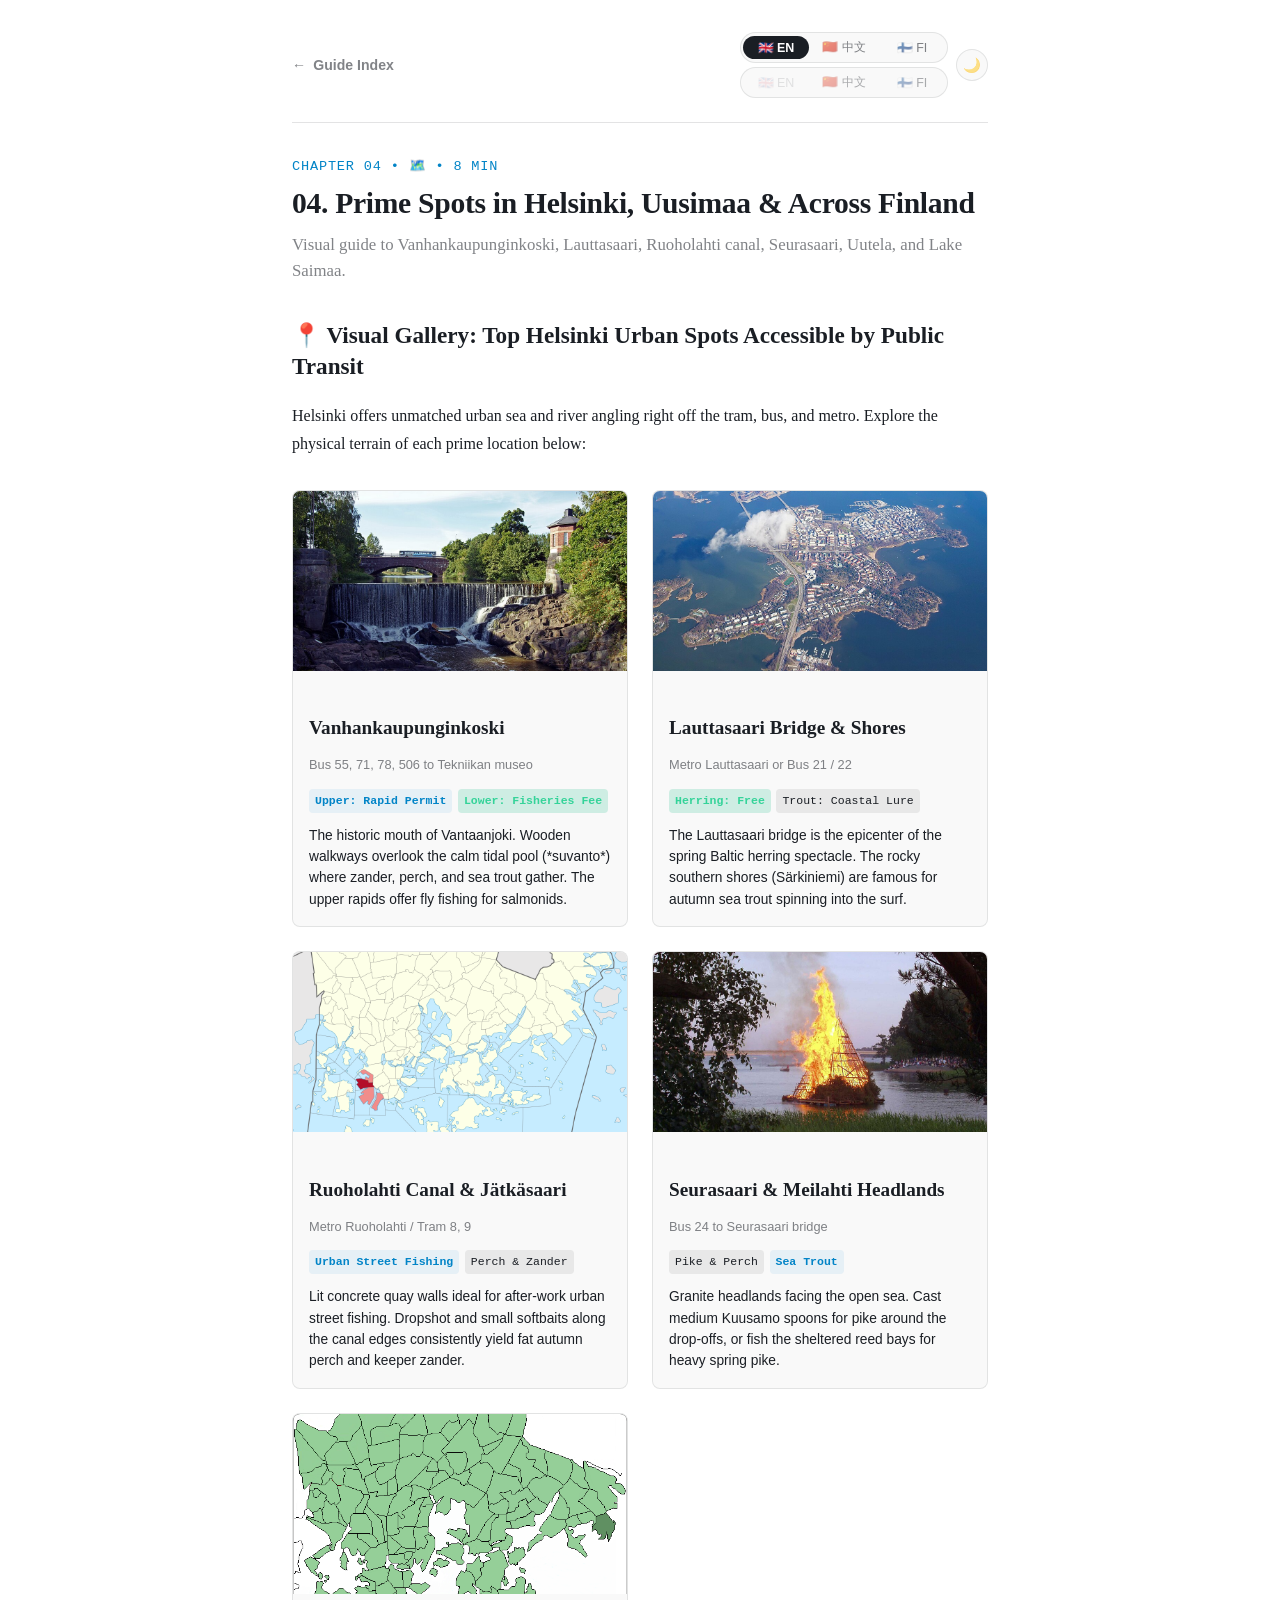
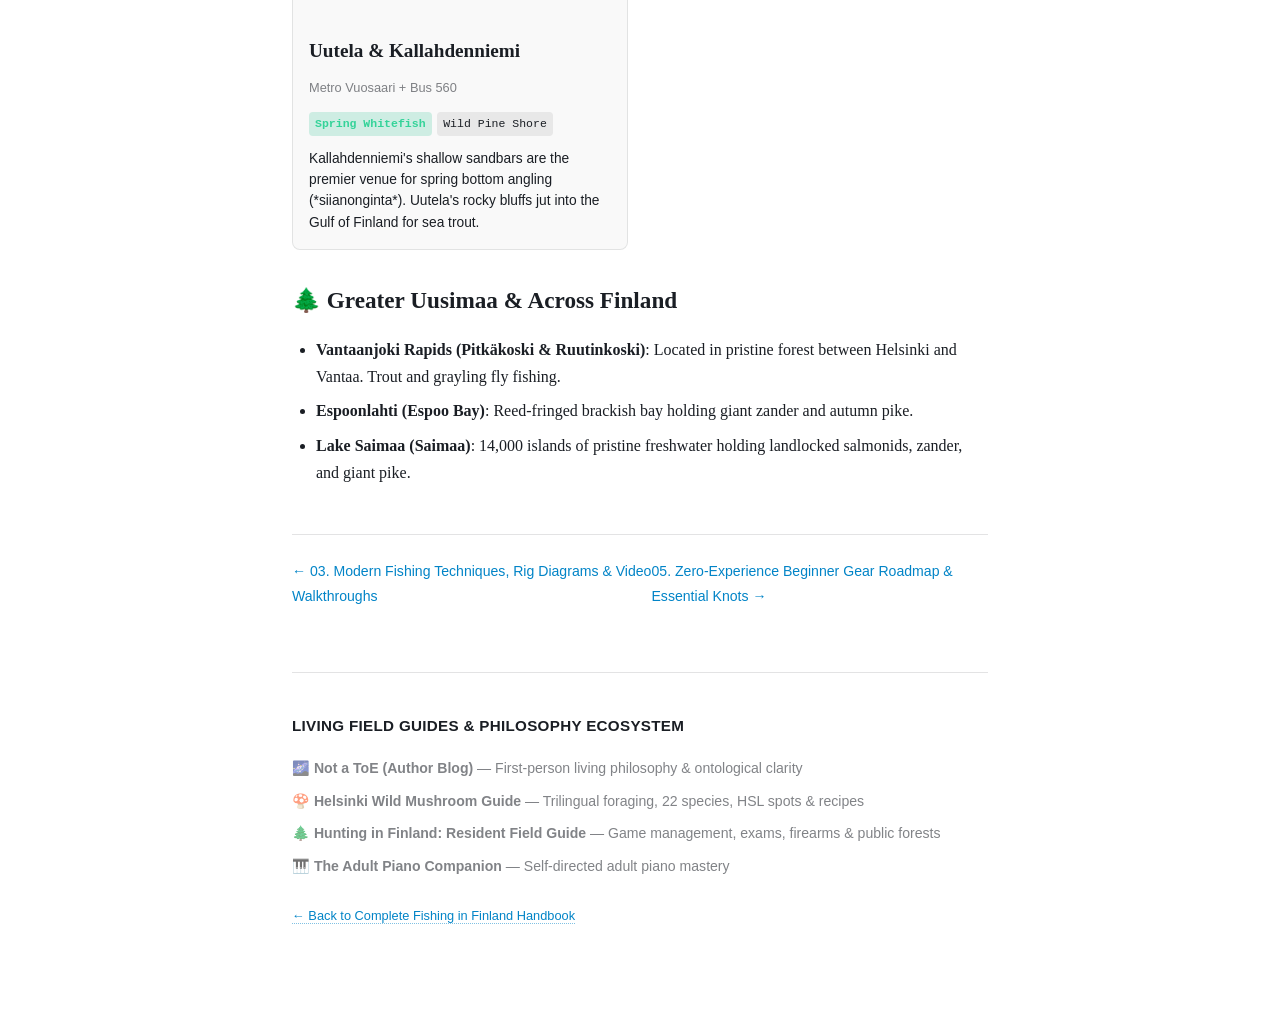
<file: docs/04_helsinki_and_uusimaa_spots.html>
<!DOCTYPE html>
<html lang="en">
<head>
  <meta charset="UTF-8">
  <meta name="viewport" content="width=device-width, initial-scale=1.0">
  <title>04. Prime Spots in Helsinki, Uusimaa & Across Finland | Fishing in Finland</title>
  <meta name="description" content="Visual guide to Vanhankaupunginkoski, Lauttasaari, Ruoholahti canal, Seurasaari, Uutela, and Lake Saimaa.">
  <link rel="stylesheet" href="../styles.css?v=20260912_2">
  <link rel="icon" href="data:image/svg+xml,<svg xmlns=%22http://www.w3.org/2000/svg%22 viewBox=%220 0 100 100%22><text y=%22.9em%22 font-size=%2290%22>🎣</text></svg>">
</head>
<body>

  <div class="wrap">
    <!-- Top Navigation -->
    <nav class="top-nav" aria-label="Breadcrumb Navigation">
      <a href="../index.html" class="brand-badge">
        <span>←</span>
        <span>Guide Index</span>
      </a>

      <div class="top-controls">
        <div class="lang-switcher-wrapper" aria-label="Select Language">
          <div class="lang-row primary-lang-row" aria-label="Primary Language">
            <button class="lang-btn active" data-lang="en" title="English" aria-label="English">🇬🇧 EN</button>
            <button class="lang-btn" data-lang="zh" title="中文" aria-label="中文">🇨🇳 中文</button>
            <button class="lang-btn" data-lang="fi" title="Suomi" aria-label="Suomi">🇫🇮 FI</button>
          </div>
          <div class="lang-row secondary-lang-row" aria-label="Secondary Language (Optional)">
            <button class="lang-btn secondary-btn disabled-lang" data-lang2="en" title="Compare English" aria-label="Compare English">🇬🇧 EN</button>
            <button class="lang-btn secondary-btn" data-lang2="zh" title="与中文对照" aria-label="与中文对照">🇨🇳 中文</button>
            <button class="lang-btn secondary-btn" data-lang2="fi" title="Vertaa suomeksi" aria-label="Vertaa suomeksi">🇫🇮 FI</button>
          </div>
        </div>

        <button id="theme-toggle-btn" class="theme-btn" title="Toggle Theme" aria-label="Toggle Theme">🌙</button>
      </div>
    </nav>

    <!-- Chapter Header -->
    <header class="chapter-header">
      <span class="chapter-num">Chapter 04 • 🗺️ • 8 min</span>
      <h1 id="chapter-title" class="chapter-title">04. Prime Spots in Helsinki, Uusimaa & Across Finland</h1>
      <p id="chapter-subtitle" class="chapter-subtitle">Visual guide to Vanhankaupunginkoski, Lauttasaari, Ruoholahti canal, Seurasaari, Uutela, and Lake Saimaa.</p>
    </header>

    <!-- Chapter Content Body -->
    <main id="chapter-body">
      <div class="content">
        <h2>📍 Visual Gallery: Top Helsinki Urban Spots Accessible by Public Transit</h2>
        <p>Helsinki offers unmatched urban sea and river angling right off the tram, bus, and metro. Explore the physical terrain of each prime location below:</p>

        <div class="media-grid">
          <!-- Vanhankaupunginkoski -->
          <div class="media-card">
            <div class="media-card-img-wrap">
              <img src="../images/vanhankaupunginkoski.jpg" alt="Vanhankaupunginkoski Rapids and Tidal Pool" loading="lazy">
            </div>
            <div class="media-card-body">
              <h3 class="media-card-title">Vanhankaupunginkoski</h3>
              <div class="media-card-subtitle">Bus 55, 71, 78, 506 to Tekniikan museo</div>
              <div class="media-card-badges">
                <span class="badge accent">Upper: Rapid Permit</span>
                <span class="badge success">Lower: Fisheries Fee</span>
              </div>
              <div class="media-card-desc">The historic mouth of Vantaanjoki. Wooden walkways overlook the calm tidal pool (*suvanto*) where zander, perch, and sea trout gather. The upper rapids offer fly fishing for salmonids.</div>
            </div>
          </div>

          <!-- Lauttasaari -->
          <div class="media-card">
            <div class="media-card-img-wrap">
              <img src="../images/lauttasaari.jpg" alt="Lauttasaari Bridge and Shoreline" loading="lazy">
            </div>
            <div class="media-card-body">
              <h3 class="media-card-title">Lauttasaari Bridge &amp; Shores</h3>
              <div class="media-card-subtitle">Metro Lauttasaari or Bus 21 / 22</div>
              <div class="media-card-badges">
                <span class="badge success">Herring: Free</span>
                <span class="badge">Trout: Coastal Lure</span>
              </div>
              <div class="media-card-desc">The Lauttasaari bridge is the epicenter of the spring Baltic herring spectacle. The rocky southern shores (Särkiniemi) are famous for autumn sea trout spinning into the surf.</div>
            </div>
          </div>

          <!-- Ruoholahti -->
          <div class="media-card">
            <div class="media-card-img-wrap">
              <img src="../images/ruoholahti.jpg" alt="Ruoholahti Canal Street Fishing" loading="lazy">
            </div>
            <div class="media-card-body">
              <h3 class="media-card-title">Ruoholahti Canal &amp; Jätkäsaari</h3>
              <div class="media-card-subtitle">Metro Ruoholahti / Tram 8, 9</div>
              <div class="media-card-badges">
                <span class="badge accent">Urban Street Fishing</span>
                <span class="badge">Perch &amp; Zander</span>
              </div>
              <div class="media-card-desc">Lit concrete quay walls ideal for after-work urban street fishing. Dropshot and small softbaits along the canal edges consistently yield fat autumn perch and keeper zander.</div>
            </div>
          </div>

          <!-- Seurasaari -->
          <div class="media-card">
            <div class="media-card-img-wrap">
              <img src="../images/seurasaari.jpg" alt="Seurasaari Island Headland" loading="lazy">
            </div>
            <div class="media-card-body">
              <h3 class="media-card-title">Seurasaari &amp; Meilahti Headlands</h3>
              <div class="media-card-subtitle">Bus 24 to Seurasaari bridge</div>
              <div class="media-card-badges">
                <span class="badge">Pike &amp; Perch</span>
                <span class="badge accent">Sea Trout</span>
              </div>
              <div class="media-card-desc">Granite headlands facing the open sea. Cast medium Kuusamo spoons for pike around the drop-offs, or fish the sheltered reed bays for heavy spring pike.</div>
            </div>
          </div>

          <!-- Uutela -->
          <div class="media-card">
            <div class="media-card-img-wrap">
              <img src="../images/uutela.jpg" alt="Uutela Coastal Forest and Sandbars" loading="lazy">
            </div>
            <div class="media-card-body">
              <h3 class="media-card-title">Uutela &amp; Kallahdenniemi</h3>
              <div class="media-card-subtitle">Metro Vuosaari + Bus 560</div>
              <div class="media-card-badges">
                <span class="badge success">Spring Whitefish</span>
                <span class="badge">Wild Pine Shore</span>
              </div>
              <div class="media-card-desc">Kallahdenniemi's shallow sandbars are the premier venue for spring bottom angling (*siianonginta*). Uutela's rocky bluffs jut into the Gulf of Finland for sea trout.</div>
            </div>
          </div>
        </div>

        <h2>🌲 Greater Uusimaa &amp; Across Finland</h2>
        <ul>
          <li><strong>Vantaanjoki Rapids (Pitkäkoski &amp; Ruutinkoski)</strong>: Located in pristine forest between Helsinki and Vantaa. Trout and grayling fly fishing.</li>
          <li><strong>Espoonlahti (Espoo Bay)</strong>: Reed-fringed brackish bay holding giant zander and autumn pike.</li>
          <li><strong>Lake Saimaa (Saimaa)</strong>: 14,000 islands of pristine freshwater holding landlocked salmonids, zander, and giant pike.</li>
        </ul>
      </div>
    </main>

    <!-- Prev / Next Navigation -->
    <nav class="doc-nav-bar" aria-label="Chapter Pagination">
      <a href="03_fishing_methods_and_techniques.html" class="doc-nav-link">← 03. Modern Fishing Techniques, Rig Diagrams & Video Walkthroughs</a>
      <a href="05_beginner_gear_and_budget.html" class="doc-nav-link">05. Zero-Experience Beginner Gear Roadmap & Essential Knots →</a>
    </nav>

    <!-- Footer -->
    <footer class="site-footer">
      <h3 class="footer-ecosystem-title">Living Field Guides & Philosophy Ecosystem</h3>
      <ul class="footer-links">
        <li>🌌 <a href="https://powerpig99.github.io/not-a-toe/" target="_blank" rel="noopener"><strong>Not a ToE (Author Blog)</strong> — First-person living philosophy & ontological clarity</a></li>
        <li>🍄 <a href="https://powerpig99.github.io/helsinki-mushroom-guide/" target="_blank" rel="noopener"><strong>Helsinki Wild Mushroom Guide</strong> — Trilingual foraging, 22 species, HSL spots & recipes</a></li>
        <li>🌲 <a href="https://powerpig99.github.io/hunting-in-finland/" target="_blank" rel="noopener"><strong>Hunting in Finland: Resident Field Guide</strong> — Game management, exams, firearms & public forests</a></li>
        <li>🎹 <a href="https://powerpig99.github.io/adult-piano-guide/" target="_blank" rel="noopener"><strong>The Adult Piano Companion</strong> — Self-directed adult piano mastery</a></li>
      </ul>
      <div class="footer-meta">
        <p><a href="../index.html">← Back to Complete Fishing in Finland Handbook</a></p>
      </div>
    </footer>
  </div>

  <script>
    (function () {
      const chapter = {"id":"ch4","num":"04","icon":"🗺️","slug":"helsinki_and_uusimaa_spots","title":{"en":"04. Prime Spots in Helsinki, Uusimaa & Across Finland","zh":"04. 赫尔辛基公交直达钓点实景、大乌西玛与全芬水系","fi":"04. Helsingin, Uudenmaan ja Suomen parhaat kalapaikat"},"subtitle":{"en":"Visual guide to Vanhankaupunginkoski, Lauttasaari, Ruoholahti canal, Seurasaari, Uutela, and Lake Saimaa.","zh":"古城急流口、跨海桥、草湾城市路亚、伴侣岛海角与乌特拉实景地貌、出钓点位与交通详解。","fi":"Vanhankaupunginkoski, Lauttasaari, Ruoholahti, Seurasaari ja Uutela kuvineen."},"readTime":"8 min","content":{"en":"\n        <h2>📍 Visual Gallery: Top Helsinki Urban Spots Accessible by Public Transit</h2>\n        <p>Helsinki offers unmatched urban sea and river angling right off the tram, bus, and metro. Explore the physical terrain of each prime location below:</p>\n\n        <div class=\"media-grid\">\n          <!-- Vanhankaupunginkoski -->\n          <div class=\"media-card\">\n            <div class=\"media-card-img-wrap\">\n              <img src=\"images/vanhankaupunginkoski.jpg\" alt=\"Vanhankaupunginkoski Rapids and Tidal Pool\" loading=\"lazy\">\n            </div>\n            <div class=\"media-card-body\">\n              <h3 class=\"media-card-title\">Vanhankaupunginkoski</h3>\n              <div class=\"media-card-subtitle\">Bus 55, 71, 78, 506 to Tekniikan museo</div>\n              <div class=\"media-card-badges\">\n                <span class=\"badge accent\">Upper: Rapid Permit</span>\n                <span class=\"badge success\">Lower: Fisheries Fee</span>\n              </div>\n              <div class=\"media-card-desc\">The historic mouth of Vantaanjoki. Wooden walkways overlook the calm tidal pool (*suvanto*) where zander, perch, and sea trout gather. The upper rapids offer fly fishing for salmonids.</div>\n            </div>\n          </div>\n\n          <!-- Lauttasaari -->\n          <div class=\"media-card\">\n            <div class=\"media-card-img-wrap\">\n              <img src=\"images/lauttasaari.jpg\" alt=\"Lauttasaari Bridge and Shoreline\" loading=\"lazy\">\n            </div>\n            <div class=\"media-card-body\">\n              <h3 class=\"media-card-title\">Lauttasaari Bridge &amp; Shores</h3>\n              <div class=\"media-card-subtitle\">Metro Lauttasaari or Bus 21 / 22</div>\n              <div class=\"media-card-badges\">\n                <span class=\"badge success\">Herring: Free</span>\n                <span class=\"badge\">Trout: Coastal Lure</span>\n              </div>\n              <div class=\"media-card-desc\">The Lauttasaari bridge is the epicenter of the spring Baltic herring spectacle. The rocky southern shores (Särkiniemi) are famous for autumn sea trout spinning into the surf.</div>\n            </div>\n          </div>\n\n          <!-- Ruoholahti -->\n          <div class=\"media-card\">\n            <div class=\"media-card-img-wrap\">\n              <img src=\"images/ruoholahti.jpg\" alt=\"Ruoholahti Canal Street Fishing\" loading=\"lazy\">\n            </div>\n            <div class=\"media-card-body\">\n              <h3 class=\"media-card-title\">Ruoholahti Canal &amp; Jätkäsaari</h3>\n              <div class=\"media-card-subtitle\">Metro Ruoholahti / Tram 8, 9</div>\n              <div class=\"media-card-badges\">\n                <span class=\"badge accent\">Urban Street Fishing</span>\n                <span class=\"badge\">Perch &amp; Zander</span>\n              </div>\n              <div class=\"media-card-desc\">Lit concrete quay walls ideal for after-work urban street fishing. Dropshot and small softbaits along the canal edges consistently yield fat autumn perch and keeper zander.</div>\n            </div>\n          </div>\n\n          <!-- Seurasaari -->\n          <div class=\"media-card\">\n            <div class=\"media-card-img-wrap\">\n              <img src=\"images/seurasaari.jpg\" alt=\"Seurasaari Island Headland\" loading=\"lazy\">\n            </div>\n            <div class=\"media-card-body\">\n              <h3 class=\"media-card-title\">Seurasaari &amp; Meilahti Headlands</h3>\n              <div class=\"media-card-subtitle\">Bus 24 to Seurasaari bridge</div>\n              <div class=\"media-card-badges\">\n                <span class=\"badge\">Pike &amp; Perch</span>\n                <span class=\"badge accent\">Sea Trout</span>\n              </div>\n              <div class=\"media-card-desc\">Granite headlands facing the open sea. Cast medium Kuusamo spoons for pike around the drop-offs, or fish the sheltered reed bays for heavy spring pike.</div>\n            </div>\n          </div>\n\n          <!-- Uutela -->\n          <div class=\"media-card\">\n            <div class=\"media-card-img-wrap\">\n              <img src=\"images/uutela.jpg\" alt=\"Uutela Coastal Forest and Sandbars\" loading=\"lazy\">\n            </div>\n            <div class=\"media-card-body\">\n              <h3 class=\"media-card-title\">Uutela &amp; Kallahdenniemi</h3>\n              <div class=\"media-card-subtitle\">Metro Vuosaari + Bus 560</div>\n              <div class=\"media-card-badges\">\n                <span class=\"badge success\">Spring Whitefish</span>\n                <span class=\"badge\">Wild Pine Shore</span>\n              </div>\n              <div class=\"media-card-desc\">Kallahdenniemi's shallow sandbars are the premier venue for spring bottom angling (*siianonginta*). Uutela's rocky bluffs jut into the Gulf of Finland for sea trout.</div>\n            </div>\n          </div>\n        </div>\n\n        <h2>🌲 Greater Uusimaa &amp; Across Finland</h2>\n        <ul>\n          <li><strong>Vantaanjoki Rapids (Pitkäkoski &amp; Ruutinkoski)</strong>: Located in pristine forest between Helsinki and Vantaa. Trout and grayling fly fishing.</li>\n          <li><strong>Espoonlahti (Espoo Bay)</strong>: Reed-fringed brackish bay holding giant zander and autumn pike.</li>\n          <li><strong>Lake Saimaa (Saimaa)</strong>: 14,000 islands of pristine freshwater holding landlocked salmonids, zander, and giant pike.</li>\n        </ul>\n      ","zh":"\n        <h2>📍 赫尔辛基首都圈公交直达钓场实景全景</h2>\n        <p>赫尔辛基拥有欧洲最顶级的城市水岸生态，地铁、电车或公交均可直达水质纯净的入海口与群岛钓点：</p>\n\n        <div class=\"media-grid\">\n          <!-- Vanhankaupunginkoski -->\n          <div class=\"media-card\">\n            <div class=\"media-card-img-wrap\">\n              <img src=\"images/vanhankaupunginkoski.jpg\" alt=\"古城急流口 Vanhankaupunginkoski\" loading=\"lazy\">\n            </div>\n            <div class=\"media-card-body\">\n              <h3 class=\"media-card-title\">Vanhankaupunginkoski（古城急流口）</h3>\n              <div class=\"media-card-subtitle\">公交 55, 71, 78, 506 路直达科技博物馆站</div>\n              <div class=\"media-card-badges\">\n                <span class=\"badge accent\">上游白水: 需专属急流票</span>\n                <span class=\"badge success\">下游缓水: 仅需国家管理费</span>\n              </div>\n              <div class=\"media-card-desc\">万塔河注入波罗的海的历史入海口。下游木质栈道是夏季傍晚跳底钓取大梭鲈（Kuha）的胜地；上游湍急白水区适合飞蝇钓海鳟与虹鳟。</div>\n            </div>\n          </div>\n\n          <!-- Lauttasaari -->\n          <div class=\"media-card\">\n            <div class=\"media-card-img-wrap\">\n              <img src=\"images/lauttasaari.jpg\" alt=\"Lauttasaari 跨海大桥与海岸\" loading=\"lazy\">\n            </div>\n            <div class=\"media-card-body\">\n              <h3 class=\"media-card-title\">Lauttasaari 跨海大桥与沿岸</h3>\n              <div class=\"media-card-subtitle\">地铁 Lauttasaari 站，或 21/22 路公交</div>\n              <div class=\"media-card-badges\">\n                <span class=\"badge success\">鲱鱼: 自然民权全免费</span>\n                <span class=\"badge\">海鳟: 沿岸路亚抛投</span>\n              </div>\n              <div class=\"media-card-desc\">桥上是每年5-6月波罗的海鲱鱼串钩狂欢的大本营；岛南端 Särkiniemi 的花岗岩礁石区则是秋季迎风远投搜索洄游海鳟的著名点位。</div>\n            </div>\n          </div>\n\n          <!-- Ruoholahti -->\n          <div class=\"media-card\">\n            <div class=\"media-card-img-wrap\">\n              <img src=\"images/ruoholahti.jpg\" alt=\"Ruoholahti 运河街头路亚\" loading=\"lazy\">\n            </div>\n            <div class=\"media-card-body\">\n              <h3 class=\"media-card-title\">Ruoholahti 运河与 Jätkäsaari</h3>\n              <div class=\"media-card-subtitle\">地铁 Ruoholahti 站，电车 8/9 路</div>\n              <div class=\"media-card-badges\">\n                <span class=\"badge accent\">城市街头路亚 (Street Fishing)</span>\n                <span class=\"badge\">大五道黑与梭鲈</span>\n              </div>\n              <div class=\"media-card-desc\">路灯照耀的水泥驳岸，下班后步行即达的街头路亚圣地。沿岸壁使用倒吊钓组精细抖动软虫，入夜后常有40cm级别的大拟鲈与过路梭鲈咬钩。</div>\n            </div>\n          </div>\n\n          <!-- Seurasaari -->\n          <div class=\"media-card\">\n            <div class=\"media-card-img-wrap\">\n              <img src=\"images/seurasaari.jpg\" alt=\"伴侣岛 Seurasaari 海角礁石\" loading=\"lazy\">\n            </div>\n            <div class=\"media-card-body\">\n              <h3 class=\"media-card-title\">Seurasaari（伴侣岛）与 Meilahti 海岬</h3>\n              <div class=\"media-card-subtitle\">公交 24 路直达岛前木桥</div>\n              <div class=\"media-card-badges\">\n                <span class=\"badge\">狗鱼与大五道黑</span>\n                <span class=\"badge accent\">沿海海角</span>\n              </div>\n              <div class=\"media-card-desc\">直面开阔外海的原始花岗岩礁石角。秋季顺着礁石深坑边缘慢拖库萨莫亮片搜寻大狗鱼，或是沿避风海湾草区探钓大拟鲈。</div>\n            </div>\n          </div>\n\n          <!-- Uutela -->\n          <div class=\"media-card\">\n            <div class=\"media-card-img-wrap\">\n              <img src=\"images/uutela.jpg\" alt=\"Uutela 沿海森林与沙洲\" loading=\"lazy\">\n            </div>\n            <div class=\"media-card-body\">\n              <h3 class=\"media-card-title\">Uutela 与 Kallahdenniemi</h3>\n              <div class=\"media-card-subtitle\">地铁 Vuosaari 站转乘 560 路公交</div>\n              <div class=\"media-card-badges\">\n                <span class=\"badge success\">春季沙滩白鲑圣地</span>\n                <span class=\"badge\">原始松林海岸</span>\n              </div>\n              <div class=\"media-card-desc\">Kallahdenniemi 平缓浅海沙洲是4-5月春季开江沙滩沉底钓白鲑（Siianonginta）的全国圣地；Uutela 半岛则适合森林漫步与沿海礁石野钓。</div>\n            </div>\n          </div>\n        </div>\n      ","fi":"\n        <h2>📍 Helsingin parhaat kalapaikat</h2>\n        <div class=\"media-grid\">\n          <div class=\"media-card\">\n            <div class=\"media-card-img-wrap\"><img src=\"images/vanhankaupunginkoski.jpg\" alt=\"Vanhankaupunginkoski\"></div>\n            <div class=\"media-card-body\">\n              <h3 class=\"media-card-title\">Vanhankaupunginkoski</h3>\n              <div class=\"media-card-desc\">Suvanto ja koski. Kuhan jigausta ja lohikalojen perhokalastusta.</div>\n            </div>\n          </div>\n          <div class=\"media-card\">\n            <div class=\"media-card-img-wrap\"><img src=\"images/lauttasaari.jpg\" alt=\"Lauttasaari\"></div>\n            <div class=\"media-card-body\">\n              <h3 class=\"media-card-title\">Lauttasaari</h3>\n              <div class=\"media-card-desc\">Sillalta silakanlitkausta, eteläkärjestä meritaimenen heittokalastusta.</div>\n            </div>\n          </div>\n        </div>\n      "}};
      chapter.content.en = "\n        <h2>📍 Visual Gallery: Top Helsinki Urban Spots Accessible by Public Transit</h2>\n        <p>Helsinki offers unmatched urban sea and river angling right off the tram, bus, and metro. Explore the physical terrain of each prime location below:</p>\n\n        <div class=\"media-grid\">\n          <!-- Vanhankaupunginkoski -->\n          <div class=\"media-card\">\n            <div class=\"media-card-img-wrap\">\n              <img src=\"../images/vanhankaupunginkoski.jpg\" alt=\"Vanhankaupunginkoski Rapids and Tidal Pool\" loading=\"lazy\">\n            </div>\n            <div class=\"media-card-body\">\n              <h3 class=\"media-card-title\">Vanhankaupunginkoski</h3>\n              <div class=\"media-card-subtitle\">Bus 55, 71, 78, 506 to Tekniikan museo</div>\n              <div class=\"media-card-badges\">\n                <span class=\"badge accent\">Upper: Rapid Permit</span>\n                <span class=\"badge success\">Lower: Fisheries Fee</span>\n              </div>\n              <div class=\"media-card-desc\">The historic mouth of Vantaanjoki. Wooden walkways overlook the calm tidal pool (*suvanto*) where zander, perch, and sea trout gather. The upper rapids offer fly fishing for salmonids.</div>\n            </div>\n          </div>\n\n          <!-- Lauttasaari -->\n          <div class=\"media-card\">\n            <div class=\"media-card-img-wrap\">\n              <img src=\"../images/lauttasaari.jpg\" alt=\"Lauttasaari Bridge and Shoreline\" loading=\"lazy\">\n            </div>\n            <div class=\"media-card-body\">\n              <h3 class=\"media-card-title\">Lauttasaari Bridge &amp; Shores</h3>\n              <div class=\"media-card-subtitle\">Metro Lauttasaari or Bus 21 / 22</div>\n              <div class=\"media-card-badges\">\n                <span class=\"badge success\">Herring: Free</span>\n                <span class=\"badge\">Trout: Coastal Lure</span>\n              </div>\n              <div class=\"media-card-desc\">The Lauttasaari bridge is the epicenter of the spring Baltic herring spectacle. The rocky southern shores (Särkiniemi) are famous for autumn sea trout spinning into the surf.</div>\n            </div>\n          </div>\n\n          <!-- Ruoholahti -->\n          <div class=\"media-card\">\n            <div class=\"media-card-img-wrap\">\n              <img src=\"../images/ruoholahti.jpg\" alt=\"Ruoholahti Canal Street Fishing\" loading=\"lazy\">\n            </div>\n            <div class=\"media-card-body\">\n              <h3 class=\"media-card-title\">Ruoholahti Canal &amp; Jätkäsaari</h3>\n              <div class=\"media-card-subtitle\">Metro Ruoholahti / Tram 8, 9</div>\n              <div class=\"media-card-badges\">\n                <span class=\"badge accent\">Urban Street Fishing</span>\n                <span class=\"badge\">Perch &amp; Zander</span>\n              </div>\n              <div class=\"media-card-desc\">Lit concrete quay walls ideal for after-work urban street fishing. Dropshot and small softbaits along the canal edges consistently yield fat autumn perch and keeper zander.</div>\n            </div>\n          </div>\n\n          <!-- Seurasaari -->\n          <div class=\"media-card\">\n            <div class=\"media-card-img-wrap\">\n              <img src=\"../images/seurasaari.jpg\" alt=\"Seurasaari Island Headland\" loading=\"lazy\">\n            </div>\n            <div class=\"media-card-body\">\n              <h3 class=\"media-card-title\">Seurasaari &amp; Meilahti Headlands</h3>\n              <div class=\"media-card-subtitle\">Bus 24 to Seurasaari bridge</div>\n              <div class=\"media-card-badges\">\n                <span class=\"badge\">Pike &amp; Perch</span>\n                <span class=\"badge accent\">Sea Trout</span>\n              </div>\n              <div class=\"media-card-desc\">Granite headlands facing the open sea. Cast medium Kuusamo spoons for pike around the drop-offs, or fish the sheltered reed bays for heavy spring pike.</div>\n            </div>\n          </div>\n\n          <!-- Uutela -->\n          <div class=\"media-card\">\n            <div class=\"media-card-img-wrap\">\n              <img src=\"../images/uutela.jpg\" alt=\"Uutela Coastal Forest and Sandbars\" loading=\"lazy\">\n            </div>\n            <div class=\"media-card-body\">\n              <h3 class=\"media-card-title\">Uutela &amp; Kallahdenniemi</h3>\n              <div class=\"media-card-subtitle\">Metro Vuosaari + Bus 560</div>\n              <div class=\"media-card-badges\">\n                <span class=\"badge success\">Spring Whitefish</span>\n                <span class=\"badge\">Wild Pine Shore</span>\n              </div>\n              <div class=\"media-card-desc\">Kallahdenniemi's shallow sandbars are the premier venue for spring bottom angling (*siianonginta*). Uutela's rocky bluffs jut into the Gulf of Finland for sea trout.</div>\n            </div>\n          </div>\n        </div>\n\n        <h2>🌲 Greater Uusimaa &amp; Across Finland</h2>\n        <ul>\n          <li><strong>Vantaanjoki Rapids (Pitkäkoski &amp; Ruutinkoski)</strong>: Located in pristine forest between Helsinki and Vantaa. Trout and grayling fly fishing.</li>\n          <li><strong>Espoonlahti (Espoo Bay)</strong>: Reed-fringed brackish bay holding giant zander and autumn pike.</li>\n          <li><strong>Lake Saimaa (Saimaa)</strong>: 14,000 islands of pristine freshwater holding landlocked salmonids, zander, and giant pike.</li>\n        </ul>\n      ";
      chapter.content.zh = "\n        <h2>📍 赫尔辛基首都圈公交直达钓场实景全景</h2>\n        <p>赫尔辛基拥有欧洲最顶级的城市水岸生态，地铁、电车或公交均可直达水质纯净的入海口与群岛钓点：</p>\n\n        <div class=\"media-grid\">\n          <!-- Vanhankaupunginkoski -->\n          <div class=\"media-card\">\n            <div class=\"media-card-img-wrap\">\n              <img src=\"../images/vanhankaupunginkoski.jpg\" alt=\"古城急流口 Vanhankaupunginkoski\" loading=\"lazy\">\n            </div>\n            <div class=\"media-card-body\">\n              <h3 class=\"media-card-title\">Vanhankaupunginkoski（古城急流口）</h3>\n              <div class=\"media-card-subtitle\">公交 55, 71, 78, 506 路直达科技博物馆站</div>\n              <div class=\"media-card-badges\">\n                <span class=\"badge accent\">上游白水: 需专属急流票</span>\n                <span class=\"badge success\">下游缓水: 仅需国家管理费</span>\n              </div>\n              <div class=\"media-card-desc\">万塔河注入波罗的海的历史入海口。下游木质栈道是夏季傍晚跳底钓取大梭鲈（Kuha）的胜地；上游湍急白水区适合飞蝇钓海鳟与虹鳟。</div>\n            </div>\n          </div>\n\n          <!-- Lauttasaari -->\n          <div class=\"media-card\">\n            <div class=\"media-card-img-wrap\">\n              <img src=\"../images/lauttasaari.jpg\" alt=\"Lauttasaari 跨海大桥与海岸\" loading=\"lazy\">\n            </div>\n            <div class=\"media-card-body\">\n              <h3 class=\"media-card-title\">Lauttasaari 跨海大桥与沿岸</h3>\n              <div class=\"media-card-subtitle\">地铁 Lauttasaari 站，或 21/22 路公交</div>\n              <div class=\"media-card-badges\">\n                <span class=\"badge success\">鲱鱼: 自然民权全免费</span>\n                <span class=\"badge\">海鳟: 沿岸路亚抛投</span>\n              </div>\n              <div class=\"media-card-desc\">桥上是每年5-6月波罗的海鲱鱼串钩狂欢的大本营；岛南端 Särkiniemi 的花岗岩礁石区则是秋季迎风远投搜索洄游海鳟的著名点位。</div>\n            </div>\n          </div>\n\n          <!-- Ruoholahti -->\n          <div class=\"media-card\">\n            <div class=\"media-card-img-wrap\">\n              <img src=\"../images/ruoholahti.jpg\" alt=\"Ruoholahti 运河街头路亚\" loading=\"lazy\">\n            </div>\n            <div class=\"media-card-body\">\n              <h3 class=\"media-card-title\">Ruoholahti 运河与 Jätkäsaari</h3>\n              <div class=\"media-card-subtitle\">地铁 Ruoholahti 站，电车 8/9 路</div>\n              <div class=\"media-card-badges\">\n                <span class=\"badge accent\">城市街头路亚 (Street Fishing)</span>\n                <span class=\"badge\">大五道黑与梭鲈</span>\n              </div>\n              <div class=\"media-card-desc\">路灯照耀的水泥驳岸，下班后步行即达的街头路亚圣地。沿岸壁使用倒吊钓组精细抖动软虫，入夜后常有40cm级别的大拟鲈与过路梭鲈咬钩。</div>\n            </div>\n          </div>\n\n          <!-- Seurasaari -->\n          <div class=\"media-card\">\n            <div class=\"media-card-img-wrap\">\n              <img src=\"../images/seurasaari.jpg\" alt=\"伴侣岛 Seurasaari 海角礁石\" loading=\"lazy\">\n            </div>\n            <div class=\"media-card-body\">\n              <h3 class=\"media-card-title\">Seurasaari（伴侣岛）与 Meilahti 海岬</h3>\n              <div class=\"media-card-subtitle\">公交 24 路直达岛前木桥</div>\n              <div class=\"media-card-badges\">\n                <span class=\"badge\">狗鱼与大五道黑</span>\n                <span class=\"badge accent\">沿海海角</span>\n              </div>\n              <div class=\"media-card-desc\">直面开阔外海的原始花岗岩礁石角。秋季顺着礁石深坑边缘慢拖库萨莫亮片搜寻大狗鱼，或是沿避风海湾草区探钓大拟鲈。</div>\n            </div>\n          </div>\n\n          <!-- Uutela -->\n          <div class=\"media-card\">\n            <div class=\"media-card-img-wrap\">\n              <img src=\"../images/uutela.jpg\" alt=\"Uutela 沿海森林与沙洲\" loading=\"lazy\">\n            </div>\n            <div class=\"media-card-body\">\n              <h3 class=\"media-card-title\">Uutela 与 Kallahdenniemi</h3>\n              <div class=\"media-card-subtitle\">地铁 Vuosaari 站转乘 560 路公交</div>\n              <div class=\"media-card-badges\">\n                <span class=\"badge success\">春季沙滩白鲑圣地</span>\n                <span class=\"badge\">原始松林海岸</span>\n              </div>\n              <div class=\"media-card-desc\">Kallahdenniemi 平缓浅海沙洲是4-5月春季开江沙滩沉底钓白鲑（Siianonginta）的全国圣地；Uutela 半岛则适合森林漫步与沿海礁石野钓。</div>\n            </div>\n          </div>\n        </div>\n      ";
      chapter.content.fi = "\n        <h2>📍 Helsingin parhaat kalapaikat</h2>\n        <div class=\"media-grid\">\n          <div class=\"media-card\">\n            <div class=\"media-card-img-wrap\"><img src=\"../images/vanhankaupunginkoski.jpg\" alt=\"Vanhankaupunginkoski\"></div>\n            <div class=\"media-card-body\">\n              <h3 class=\"media-card-title\">Vanhankaupunginkoski</h3>\n              <div class=\"media-card-desc\">Suvanto ja koski. Kuhan jigausta ja lohikalojen perhokalastusta.</div>\n            </div>\n          </div>\n          <div class=\"media-card\">\n            <div class=\"media-card-img-wrap\"><img src=\"../images/lauttasaari.jpg\" alt=\"Lauttasaari\"></div>\n            <div class=\"media-card-body\">\n              <h3 class=\"media-card-title\">Lauttasaari</h3>\n              <div class=\"media-card-desc\">Sillalta silakanlitkausta, eteläkärjestä meritaimenen heittokalastusta.</div>\n            </div>\n          </div>\n        </div>\n      ";

      let currentLang = localStorage.getItem('fishing_lang') || 'en';
      let secondaryLang = localStorage.getItem('fishing_lang2') || null;
      let currentTheme = localStorage.getItem('fishing_theme') || (window.matchMedia('(prefers-color-scheme: dark)').matches ? 'dark' : 'light');

      if (secondaryLang === currentLang) secondaryLang = null;

      const htmlEl = document.documentElement;
      const titleEl = document.getElementById('chapter-title');
      const subEl = document.getElementById('chapter-subtitle');
      const bodyEl = document.getElementById('chapter-body');
      const primaryBtns = document.querySelectorAll('.primary-lang-row .lang-btn, [data-lang]');
      const secondaryBtns = document.querySelectorAll('.secondary-lang-row .lang-btn, [data-lang2]');
      const themeBtn = document.getElementById('theme-toggle-btn');

      const LABELS = {
        en: "🇬🇧 English",
        zh: "🇨🇳 中文",
        fi: "🇫🇮 Suomi"
      };

      function initTheme() {
        htmlEl.setAttribute('data-theme', currentTheme);
        if (themeBtn) themeBtn.innerHTML = currentTheme === 'dark' ? '☀️' : '🌙';
      }

      function toggleTheme() {
        currentTheme = currentTheme === 'dark' ? 'light' : 'dark';
        htmlEl.setAttribute('data-theme', currentTheme);
        localStorage.setItem('fishing_theme', currentTheme);
        if (themeBtn) themeBtn.innerHTML = currentTheme === 'dark' ? '☀️' : '🌙';
      }

      function render() {
        primaryBtns.forEach(btn => {
          if (btn.dataset.lang === currentLang) btn.classList.add('active');
          else btn.classList.remove('active');
        });

        secondaryBtns.forEach(btn => {
          const l2 = btn.dataset.lang2;
          btn.classList.remove('active-secondary', 'disabled-lang');
          if (l2 === currentLang) {
            btn.classList.add('disabled-lang');
          } else if (l2 === secondaryLang) {
            btn.classList.add('active-secondary');
          }
        });

        const t1 = chapter.title[currentLang] || chapter.title.en;
        const sub1 = chapter.subtitle[currentLang] || chapter.subtitle.en;
        const c1 = chapter.content[currentLang] || chapter.content.en;

        if (secondaryLang) {
          const t2 = chapter.title[secondaryLang] || chapter.title.en;
          const sub2 = chapter.subtitle[secondaryLang] || chapter.subtitle.en;
          const c2 = chapter.content[secondaryLang] || chapter.content.en;

          titleEl.innerHTML = '<div>' + t1 + '</div><div style="font-size: 0.78em; color: var(--muted); font-weight: 500; margin-top: 0.25rem;">' + t2 + '</div>';
          subEl.innerHTML = '<div>' + sub1 + '</div><div style="font-size: 0.9em; margin-top: 0.25rem;">' + sub2 + '</div>';
          bodyEl.innerHTML = '<div class="dual-container"><div class="dual-lang-block"><span class="dual-lang-label">' + LABELS[currentLang] + ' (Primary)</span><div class="content">' + c1 + '</div></div><div class="dual-lang-block"><span class="dual-lang-label">' + LABELS[secondaryLang] + ' (Comparison)</span><div class="content">' + c2 + '</div></div></div>';
        } else {
          titleEl.innerHTML = t1;
          subEl.innerHTML = sub1;
          bodyEl.innerHTML = '<div class="content">' + c1 + '</div>';
        }
      }

      function setPrimary(lang) {
        currentLang = lang;
        localStorage.setItem('fishing_lang', lang);
        if (secondaryLang === lang) {
          secondaryLang = null;
          localStorage.removeItem('fishing_lang2');
        }
        render();
      }

      function toggleSecondary(candidate) {
        if (candidate === currentLang) return;
        if (secondaryLang === candidate) {
          secondaryLang = null;
          localStorage.removeItem('fishing_lang2');
        } else {
          secondaryLang = candidate;
          localStorage.setItem('fishing_lang2', candidate);
        }
        render();
      }

      primaryBtns.forEach(btn => btn.addEventListener('click', () => setPrimary(btn.dataset.lang)));
      secondaryBtns.forEach(btn => btn.addEventListener('click', () => toggleSecondary(btn.dataset.lang2)));
      if (themeBtn) themeBtn.addEventListener('click', toggleTheme);

      initTheme();
      render();
    })();
  </script>
</body>
</html>
</file>
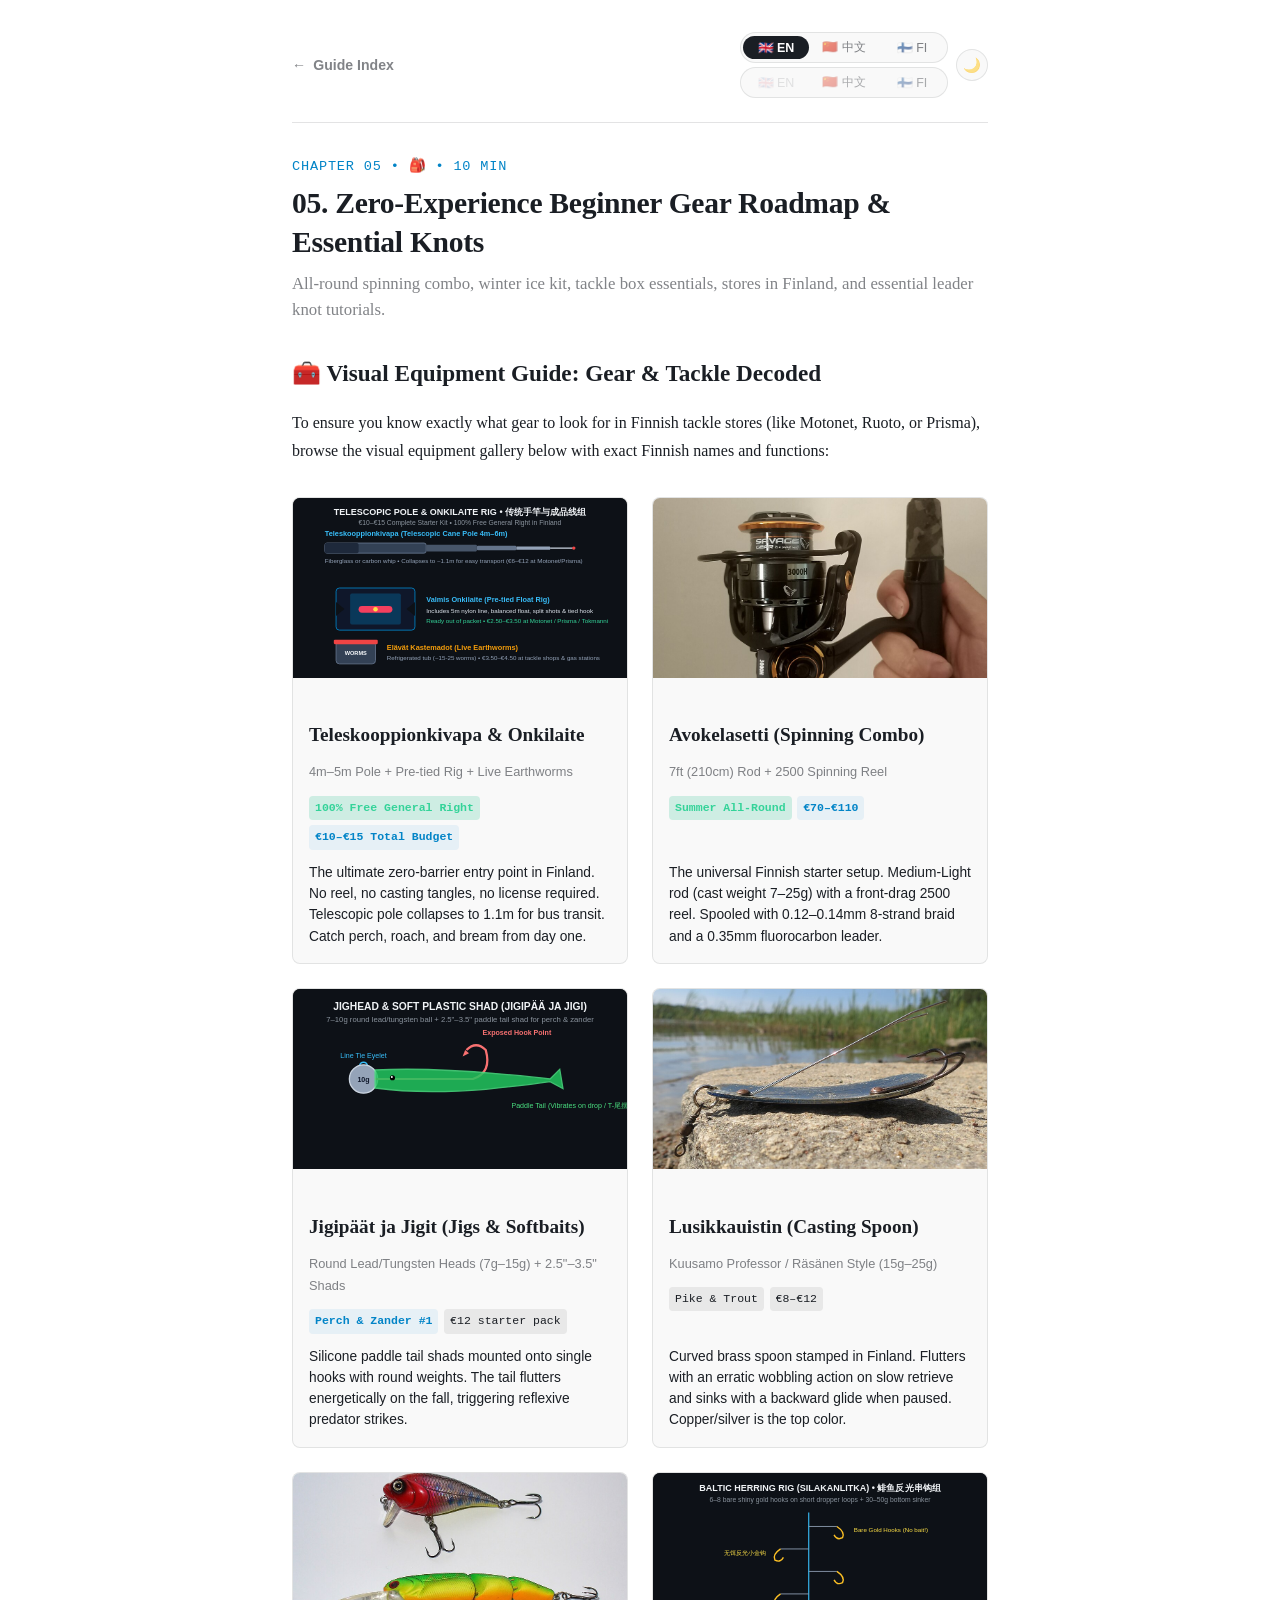
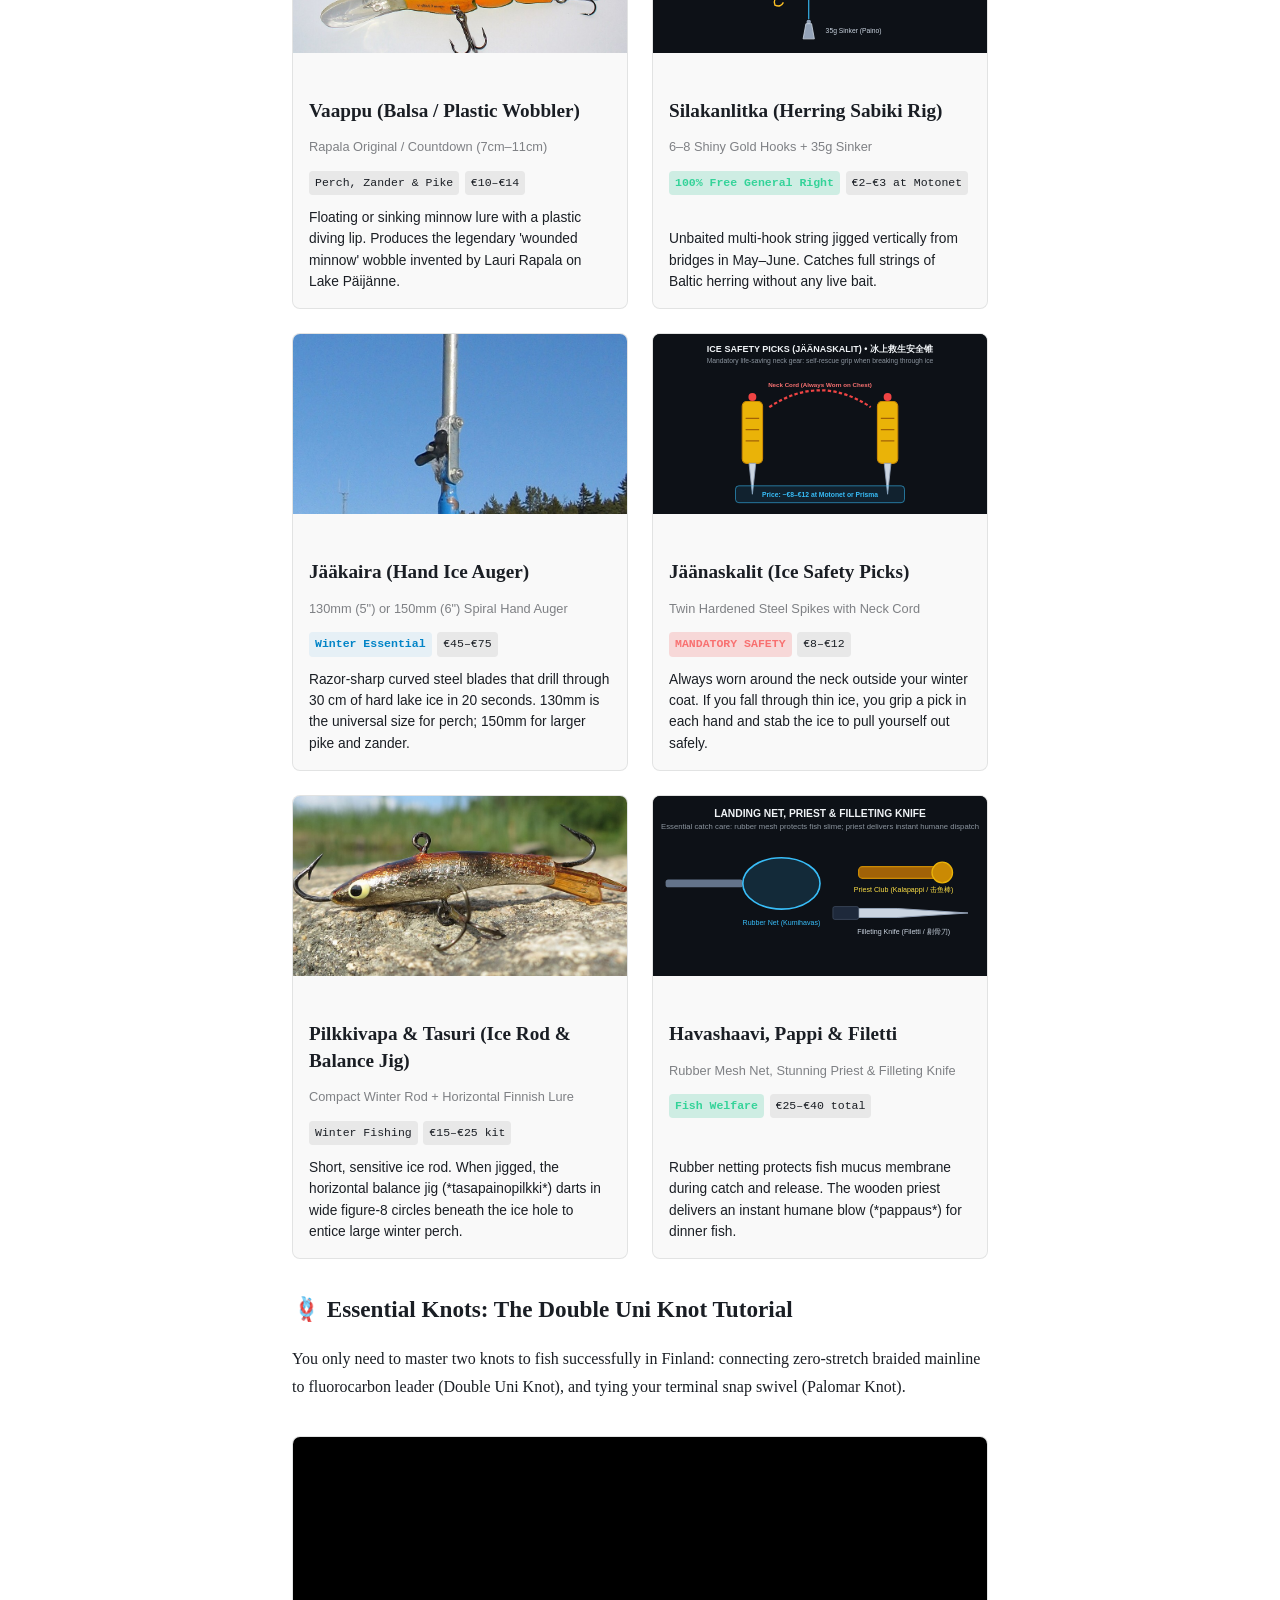
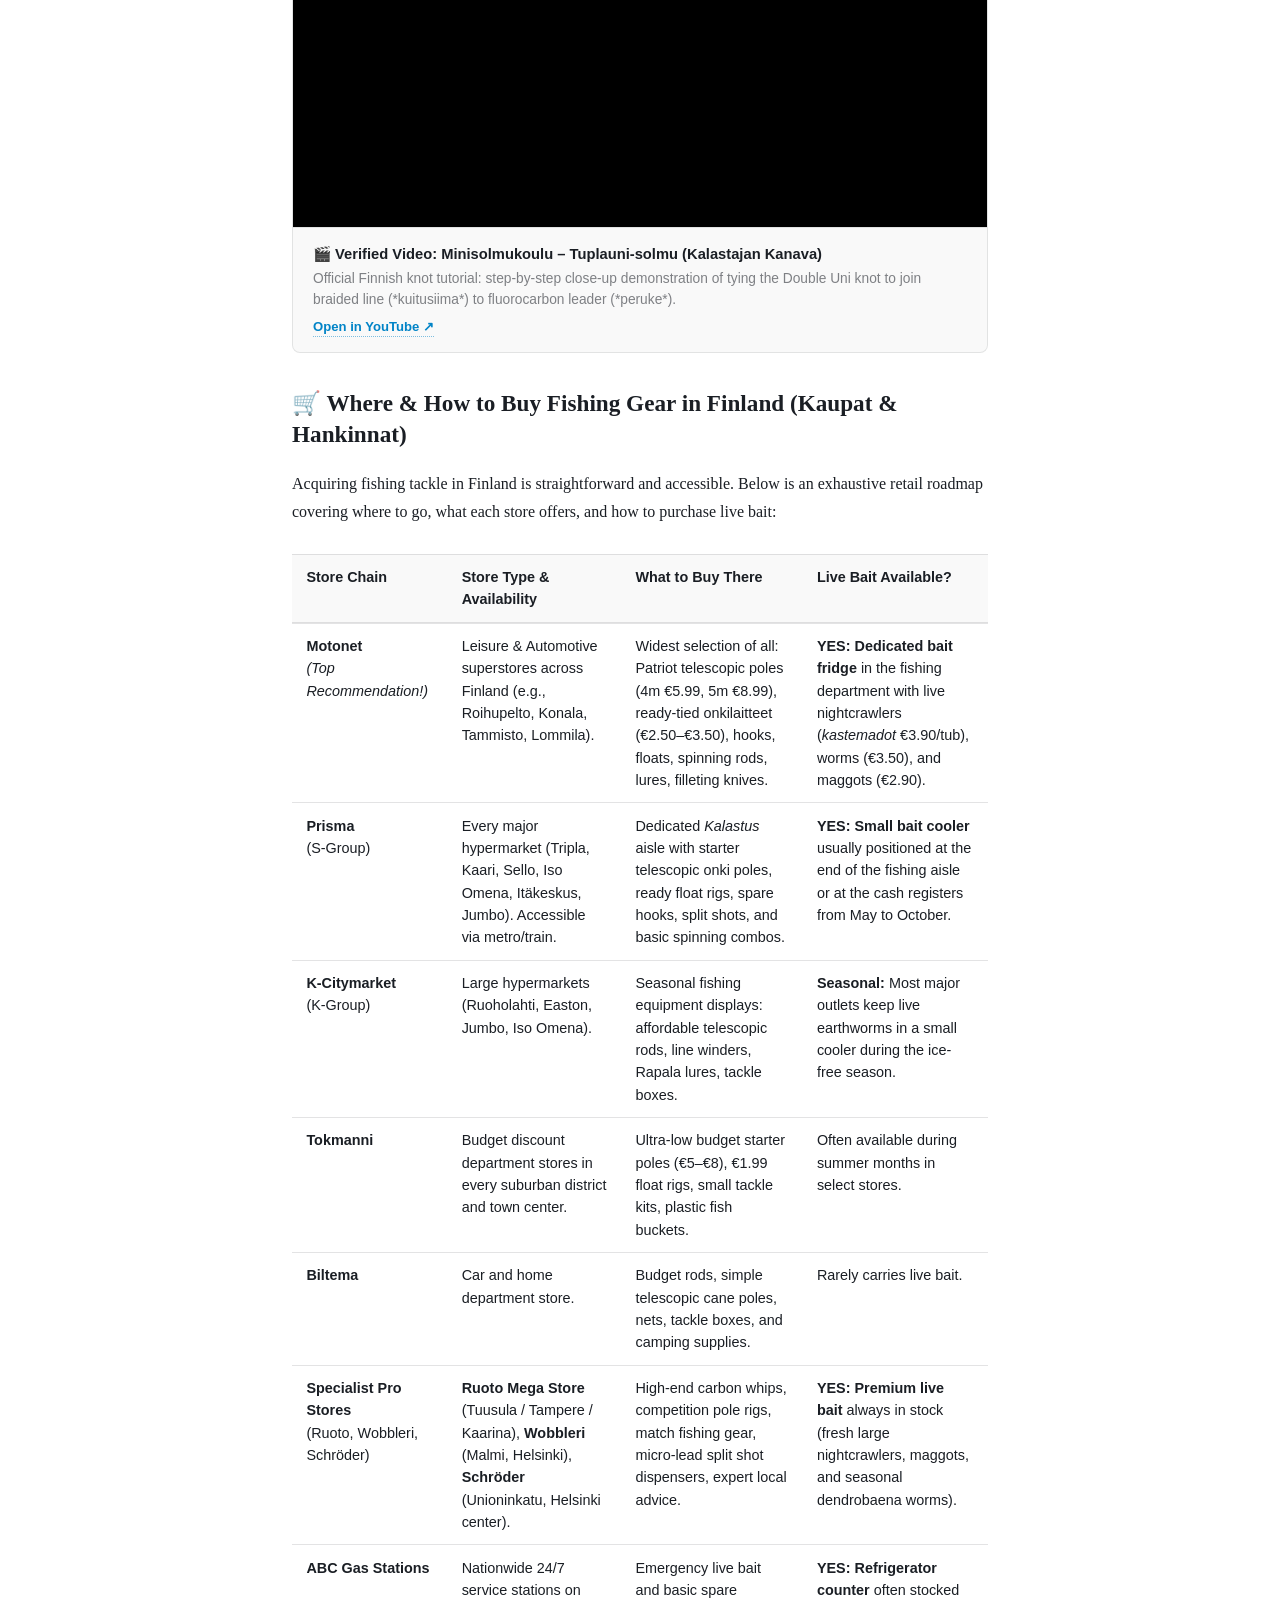
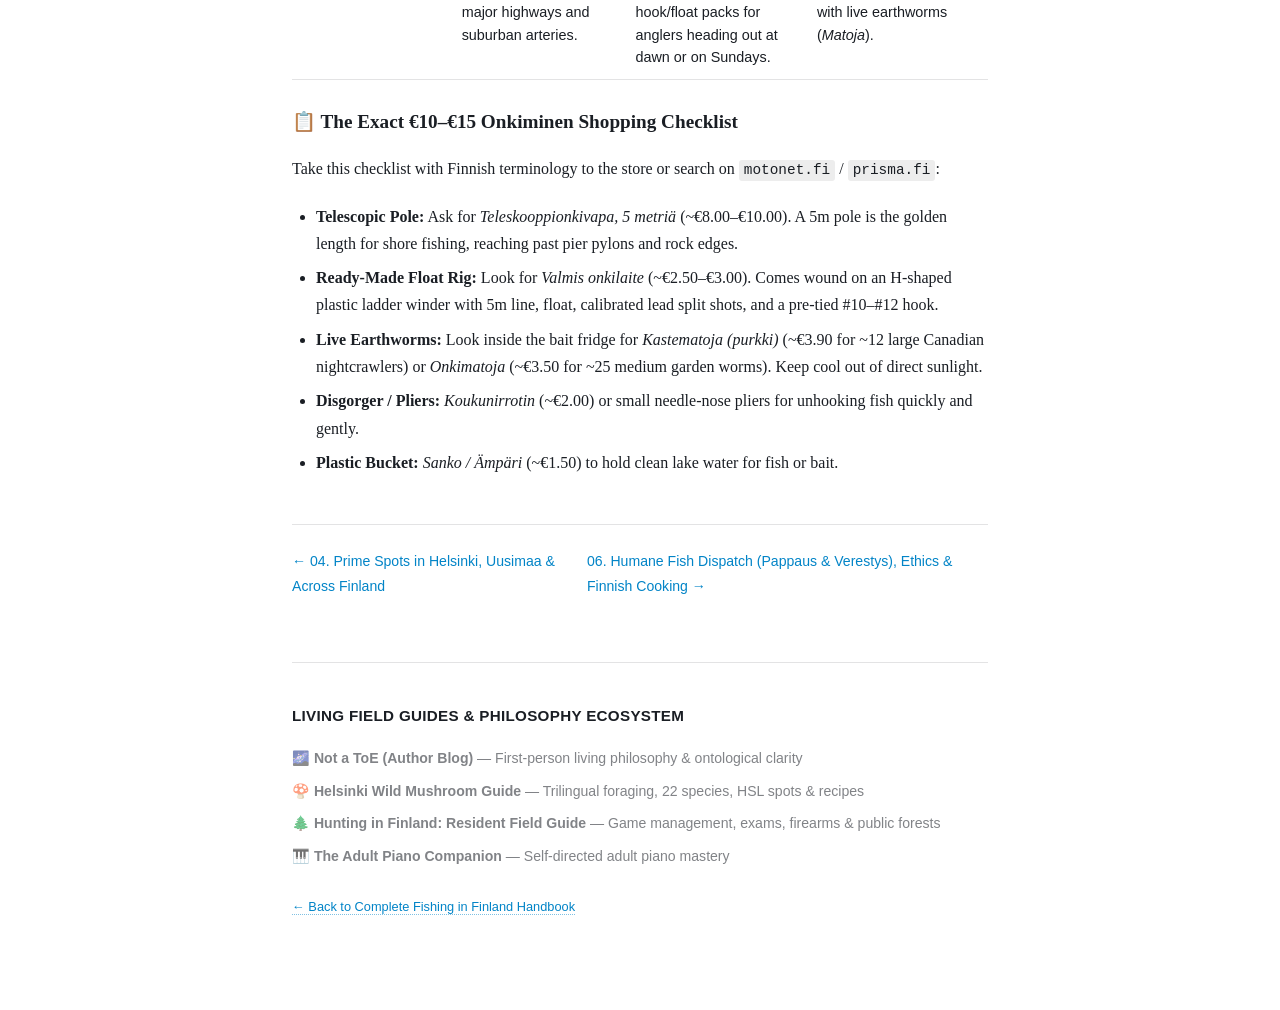
<file: docs/05_beginner_gear_and_budget.html>
<!DOCTYPE html>
<html lang="en">
<head>
  <meta charset="UTF-8">
  <meta name="viewport" content="width=device-width, initial-scale=1.0">
  <title>05. Zero-Experience Beginner Gear Roadmap & Essential Knots | Fishing in Finland</title>
  <meta name="description" content="All-round spinning combo, winter ice kit, tackle box essentials, stores in Finland, and essential leader knot tutorials.">
  <link rel="stylesheet" href="../styles.css?v=20260912_2">
  <link rel="icon" href="data:image/svg+xml,<svg xmlns=%22http://www.w3.org/2000/svg%22 viewBox=%220 0 100 100%22><text y=%22.9em%22 font-size=%2290%22>🎣</text></svg>">
</head>
<body>

  <div class="wrap">
    <!-- Top Navigation -->
    <nav class="top-nav" aria-label="Breadcrumb Navigation">
      <a href="../index.html" class="brand-badge">
        <span>←</span>
        <span>Guide Index</span>
      </a>

      <div class="top-controls">
        <div class="lang-switcher-wrapper" aria-label="Select Language">
          <div class="lang-row primary-lang-row" aria-label="Primary Language">
            <button class="lang-btn active" data-lang="en" title="English" aria-label="English">🇬🇧 EN</button>
            <button class="lang-btn" data-lang="zh" title="中文" aria-label="中文">🇨🇳 中文</button>
            <button class="lang-btn" data-lang="fi" title="Suomi" aria-label="Suomi">🇫🇮 FI</button>
          </div>
          <div class="lang-row secondary-lang-row" aria-label="Secondary Language (Optional)">
            <button class="lang-btn secondary-btn disabled-lang" data-lang2="en" title="Compare English" aria-label="Compare English">🇬🇧 EN</button>
            <button class="lang-btn secondary-btn" data-lang2="zh" title="与中文对照" aria-label="与中文对照">🇨🇳 中文</button>
            <button class="lang-btn secondary-btn" data-lang2="fi" title="Vertaa suomeksi" aria-label="Vertaa suomeksi">🇫🇮 FI</button>
          </div>
        </div>

        <button id="theme-toggle-btn" class="theme-btn" title="Toggle Theme" aria-label="Toggle Theme">🌙</button>
      </div>
    </nav>

    <!-- Chapter Header -->
    <header class="chapter-header">
      <span class="chapter-num">Chapter 05 • 🎒 • 10 min</span>
      <h1 id="chapter-title" class="chapter-title">05. Zero-Experience Beginner Gear Roadmap & Essential Knots</h1>
      <p id="chapter-subtitle" class="chapter-subtitle">All-round spinning combo, winter ice kit, tackle box essentials, stores in Finland, and essential leader knot tutorials.</p>
    </header>

    <!-- Chapter Content Body -->
    <main id="chapter-body">
      <div class="content">
  <h2>🧰 Visual Equipment Guide: Gear & Tackle Decoded</h2>
  <p>To ensure you know exactly what gear to look for in Finnish tackle stores (like Motonet, Ruoto, or Prisma), browse the visual equipment gallery below with exact Finnish names and functions:</p>

  <div class="media-grid">

    <!-- Onki Starter Kit -->
    <div class="media-card">
      <div class="media-card-img-wrap">
        <img src="../images/gear_onki_kit.svg" alt="Telescopic Pole &amp; Onkilaite Rig" loading="lazy">
      </div>
      <div class="media-card-body">
        <h3 class="media-card-title">Teleskooppionkivapa &amp; Onkilaite</h3>
        <div class="media-card-subtitle">4m–5m Pole + Pre-tied Rig + Live Earthworms</div>
        <div class="media-card-badges">
          <span class="badge success">100% Free General Right</span>
          <span class="badge accent">€10–€15 Total Budget</span>
        </div>
        <div class="media-card-desc">The ultimate zero-barrier entry point in Finland. No reel, no casting tangles, no license required. Telescopic pole collapses to 1.1m for bus transit. Catch perch, roach, and bream from day one.</div>
      </div>
    </div>
  
    <!-- Spinning Combo -->
    <div class="media-card">
      <div class="media-card-img-wrap">
        <img src="../images/gear_rod_reel.jpg" alt="Spinning Rod and Reel Combo" loading="lazy">
      </div>
      <div class="media-card-body">
        <h3 class="media-card-title">Avokelasetti (Spinning Combo)</h3>
        <div class="media-card-subtitle">7ft (210cm) Rod + 2500 Spinning Reel</div>
        <div class="media-card-badges">
          <span class="badge success">Summer All-Round</span>
          <span class="badge accent">€70–€110</span>
        </div>
        <div class="media-card-desc">The universal Finnish starter setup. Medium-Light rod (cast weight 7–25g) with a front-drag 2500 reel. Spooled with 0.12–0.14mm 8-strand braid and a 0.35mm fluorocarbon leader.</div>
      </div>
    </div>

    <!-- Jighead & Softbaits -->
    <div class="media-card">
      <div class="media-card-img-wrap">
        <img src="../images/gear_jigs.svg" alt="Jighead and Softbaits" loading="lazy">
      </div>
      <div class="media-card-body">
        <h3 class="media-card-title">Jigipäät ja Jigit (Jigs &amp; Softbaits)</h3>
        <div class="media-card-subtitle">Round Lead/Tungsten Heads (7g–15g) + 2.5"–3.5" Shads</div>
        <div class="media-card-badges">
          <span class="badge accent">Perch &amp; Zander #1</span>
          <span class="badge">€12 starter pack</span>
        </div>
        <div class="media-card-desc">Silicone paddle tail shads mounted onto single hooks with round weights. The tail flutters energetically on the fall, triggering reflexive predator strikes.</div>
      </div>
    </div>

    <!-- Metal Spoons -->
    <div class="media-card">
      <div class="media-card-img-wrap">
        <img src="../images/gear_spoon.jpg" alt="Kuusamo Metal Spoon" loading="lazy">
      </div>
      <div class="media-card-body">
        <h3 class="media-card-title">Lusikkauistin (Casting Spoon)</h3>
        <div class="media-card-subtitle">Kuusamo Professor / Räsänen Style (15g–25g)</div>
        <div class="media-card-badges">
          <span class="badge">Pike &amp; Trout</span>
          <span class="badge">€8–€12</span>
        </div>
        <div class="media-card-desc">Curved brass spoon stamped in Finland. Flutters with an erratic wobbling action on slow retrieve and sinks with a backward glide when paused. Copper/silver is the top color.</div>
      </div>
    </div>

    <!-- Balsa Wobbler -->
    <div class="media-card">
      <div class="media-card-img-wrap">
        <img src="../images/gear_wobbler.jpg" alt="Rapala Balsa Wobbler" loading="lazy">
      </div>
      <div class="media-card-body">
        <h3 class="media-card-title">Vaappu (Balsa / Plastic Wobbler)</h3>
        <div class="media-card-subtitle">Rapala Original / Countdown (7cm–11cm)</div>
        <div class="media-card-badges">
          <span class="badge">Perch, Zander &amp; Pike</span>
          <span class="badge">€10–€14</span>
        </div>
        <div class="media-card-desc">Floating or sinking minnow lure with a plastic diving lip. Produces the legendary 'wounded minnow' wobble invented by Lauri Rapala on Lake Päijänne.</div>
      </div>
    </div>

    <!-- Silakanlitka -->
    <div class="media-card">
      <div class="media-card-img-wrap">
        <img src="../images/gear_silakanlitka.svg" alt="Silakanlitka Herring Rig" loading="lazy">
      </div>
      <div class="media-card-body">
        <h3 class="media-card-title">Silakanlitka (Herring Sabiki Rig)</h3>
        <div class="media-card-subtitle">6–8 Shiny Gold Hooks + 35g Sinker</div>
        <div class="media-card-badges">
          <span class="badge success">100% Free General Right</span>
          <span class="badge">€2–€3 at Motonet</span>
        </div>
        <div class="media-card-desc">Unbaited multi-hook string jigged vertically from bridges in May–June. Catches full strings of Baltic herring without any live bait.</div>
      </div>
    </div>

    <!-- Ice Auger -->
    <div class="media-card">
      <div class="media-card-img-wrap">
        <img src="../images/gear_ice_auger.jpg" alt="Hand Ice Auger" loading="lazy">
      </div>
      <div class="media-card-body">
        <h3 class="media-card-title">Jääkaira (Hand Ice Auger)</h3>
        <div class="media-card-subtitle">130mm (5") or 150mm (6") Spiral Hand Auger</div>
        <div class="media-card-badges">
          <span class="badge accent">Winter Essential</span>
          <span class="badge">€45–€75</span>
        </div>
        <div class="media-card-desc">Razor-sharp curved steel blades that drill through 30 cm of hard lake ice in 20 seconds. 130mm is the universal size for perch; 150mm for larger pike and zander.</div>
      </div>
    </div>

    <!-- Ice Picks -->
    <div class="media-card">
      <div class="media-card-img-wrap">
        <img src="../images/gear_ice_picks.svg" alt="Ice Safety Picks" loading="lazy">
      </div>
      <div class="media-card-body">
        <h3 class="media-card-title">Jäänaskalit (Ice Safety Picks)</h3>
        <div class="media-card-subtitle">Twin Hardened Steel Spikes with Neck Cord</div>
        <div class="media-card-badges">
          <span class="badge danger">MANDATORY SAFETY</span>
          <span class="badge">€8–€12</span>
        </div>
        <div class="media-card-desc">Always worn around the neck outside your winter coat. If you fall through thin ice, you grip a pick in each hand and stab the ice to pull yourself out safely.</div>
      </div>
    </div>

    <!-- Ice Rod & Balance Jig -->
    <div class="media-card">
      <div class="media-card-img-wrap">
        <img src="../images/gear_ice_rod.jpg" alt="Ice Rod and Balance Jig" loading="lazy">
      </div>
      <div class="media-card-body">
        <h3 class="media-card-title">Pilkkivapa &amp; Tasuri (Ice Rod &amp; Balance Jig)</h3>
        <div class="media-card-subtitle">Compact Winter Rod + Horizontal Finnish Lure</div>
        <div class="media-card-badges">
          <span class="badge">Winter Fishing</span>
          <span class="badge">€15–€25 kit</span>
        </div>
        <div class="media-card-desc">Short, sensitive ice rod. When jigged, the horizontal balance jig (*tasapainopilkki*) darts in wide figure-8 circles beneath the ice hole to entice large winter perch.</div>
      </div>
    </div>

    <!-- Net & Priest Knife -->
    <div class="media-card">
      <div class="media-card-img-wrap">
        <img src="../images/gear_landing_net.svg" alt="Landing Net and Priest" loading="lazy">
      </div>
      <div class="media-card-body">
        <h3 class="media-card-title">Havashaavi, Pappi &amp; Filetti</h3>
        <div class="media-card-subtitle">Rubber Mesh Net, Stunning Priest &amp; Filleting Knife</div>
        <div class="media-card-badges">
          <span class="badge success">Fish Welfare</span>
          <span class="badge">€25–€40 total</span>
        </div>
        <div class="media-card-desc">Rubber netting protects fish mucus membrane during catch and release. The wooden priest delivers an instant humane blow (*pappaus*) for dinner fish.</div>
      </div>
    </div>
  </div>

  <h2>🪢 Essential Knots: The Double Uni Knot Tutorial</h2>
  <p>You only need to master two knots to fish successfully in Finland: connecting zero-stretch braided mainline to fluorocarbon leader (Double Uni Knot), and tying your terminal snap swivel (Palomar Knot).</p>

  <div class="video-card">
    <div class="video-responsive-wrap">
      <iframe src="https://www.youtube-nocookie.com/embed/mxrqIiZ3DOA" title="Tuplauni-solmu Tutorial" allow="accelerometer; autoplay; clipboard-write; encrypted-media; gyroscope; picture-in-picture" allowfullscreen loading="lazy"></iframe>
    </div>
    <div class="video-meta-box">
      <div class="video-meta-title">🎬 Verified Video: Minisolmukoulu – Tuplauni-solmu (Kalastajan Kanava)</div>
      <div>Official Finnish knot tutorial: step-by-step close-up demonstration of tying the Double Uni knot to join braided line (*kuitusiima*) to fluorocarbon leader (*peruke*).</div>
      <a href="https://www.youtube.com/watch?v=mxrqIiZ3DOA" target="_blank" rel="noopener" class="video-meta-link">Open in YouTube ↗</a>
    </div>
  </div>

  <h2>🛒 Where &amp; How to Buy Fishing Gear in Finland (Kaupat &amp; Hankinnat)</h2>
  <p>Acquiring fishing tackle in Finland is straightforward and accessible. Below is an exhaustive retail roadmap covering where to go, what each store offers, and how to purchase live bait:</p>

  <div class="table-wrap">
    <table>
      <thead>
        <tr>
          <th>Store Chain</th>
          <th>Store Type &amp; Availability</th>
          <th>What to Buy There</th>
          <th>Live Bait Available?</th>
        </tr>
      </thead>
      <tbody>
        <tr>
          <td><strong>Motonet</strong><br><em>(Top Recommendation!)</em></td>
          <td>Leisure &amp; Automotive superstores across Finland (e.g., Roihupelto, Konala, Tammisto, Lommila).</td>
          <td>Widest selection of all: Patriot telescopic poles (4m €5.99, 5m €8.99), ready-tied onkilaitteet (€2.50–€3.50), hooks, floats, spinning rods, lures, filleting knives.</td>
          <td><strong>YES: Dedicated bait fridge</strong> in the fishing department with live nightcrawlers (<em>kastemadot</em> €3.90/tub), worms (€3.50), and maggots (€2.90).</td>
        </tr>
        <tr>
          <td><strong>Prisma</strong><br>(S-Group)</td>
          <td>Every major hypermarket (Tripla, Kaari, Sello, Iso Omena, Itäkeskus, Jumbo). Accessible via metro/train.</td>
          <td>Dedicated <em>Kalastus</em> aisle with starter telescopic onki poles, ready float rigs, spare hooks, split shots, and basic spinning combos.</td>
          <td><strong>YES: Small bait cooler</strong> usually positioned at the end of the fishing aisle or at the cash registers from May to October.</td>
        </tr>
        <tr>
          <td><strong>K-Citymarket</strong><br>(K-Group)</td>
          <td>Large hypermarkets (Ruoholahti, Easton, Jumbo, Iso Omena).</td>
          <td>Seasonal fishing equipment displays: affordable telescopic rods, line winders, Rapala lures, tackle boxes.</td>
          <td><strong>Seasonal:</strong> Most major outlets keep live earthworms in a small cooler during the ice-free season.</td>
        </tr>
        <tr>
          <td><strong>Tokmanni</strong></td>
          <td>Budget discount department stores in every suburban district and town center.</td>
          <td>Ultra-low budget starter poles (€5–€8), €1.99 float rigs, small tackle kits, plastic fish buckets.</td>
          <td>Often available during summer months in select stores.</td>
        </tr>
        <tr>
          <td><strong>Biltema</strong></td>
          <td>Car and home department store.</td>
          <td>Budget rods, simple telescopic cane poles, nets, tackle boxes, and camping supplies.</td>
          <td>Rarely carries live bait.</td>
        </tr>
        <tr>
          <td><strong>Specialist Pro Stores</strong><br>(Ruoto, Wobbleri, Schröder)</td>
          <td><strong>Ruoto Mega Store</strong> (Tuusula / Tampere / Kaarina), <strong>Wobbleri</strong> (Malmi, Helsinki), <strong>Schröder</strong> (Unioninkatu, Helsinki center).</td>
          <td>High-end carbon whips, competition pole rigs, match fishing gear, micro-lead split shot dispensers, expert local advice.</td>
          <td><strong>YES: Premium live bait</strong> always in stock (fresh large nightcrawlers, maggots, and seasonal dendrobaena worms).</td>
        </tr>
        <tr>
          <td><strong>ABC Gas Stations</strong></td>
          <td>Nationwide 24/7 service stations on major highways and suburban arteries.</td>
          <td>Emergency live bait and basic spare hook/float packs for anglers heading out at dawn or on Sundays.</td>
          <td><strong>YES: Refrigerator counter</strong> often stocked with live earthworms (<em>Matoja</em>).</td>
        </tr>
      </tbody>
    </table>
  </div>

  <h3>📋 The Exact €10–€15 Onkiminen Shopping Checklist</h3>
  <p>Take this checklist with Finnish terminology to the store or search on <code>motonet.fi</code> / <code>prisma.fi</code>:</p>
  <ul>
    <li><strong>Telescopic Pole:</strong> Ask for <em>Teleskooppionkivapa, 5 metriä</em> (~€8.00–€10.00). A 5m pole is the golden length for shore fishing, reaching past pier pylons and rock edges.</li>
    <li><strong>Ready-Made Float Rig:</strong> Look for <em>Valmis onkilaite</em> (~€2.50–€3.00). Comes wound on an H-shaped plastic ladder winder with 5m line, float, calibrated lead split shots, and a pre-tied #10–#12 hook.</li>
    <li><strong>Live Earthworms:</strong> Look inside the bait fridge for <em>Kastematoja (purkki)</em> (~€3.90 for ~12 large Canadian nightcrawlers) or <em>Onkimatoja</em> (~€3.50 for ~25 medium garden worms). Keep cool out of direct sunlight.</li>
    <li><strong>Disgorger / Pliers:</strong> <em>Koukunirrotin</em> (~€2.00) or small needle-nose pliers for unhooking fish quickly and gently.</li>
    <li><strong>Plastic Bucket:</strong> <em>Sanko / Ämpäri</em> (~€1.50) to hold clean lake water for fish or bait.</li>
  </ul>
  </div>
    </main>

    <!-- Prev / Next Navigation -->
    <nav class="doc-nav-bar" aria-label="Chapter Pagination">
      <a href="04_helsinki_and_uusimaa_spots.html" class="doc-nav-link">← 04. Prime Spots in Helsinki, Uusimaa & Across Finland</a>
      <a href="06_fish_handling_ethics_and_cooking.html" class="doc-nav-link">06. Humane Fish Dispatch (Pappaus & Verestys), Ethics & Finnish Cooking →</a>
    </nav>

    <!-- Footer -->
    <footer class="site-footer">
      <h3 class="footer-ecosystem-title">Living Field Guides & Philosophy Ecosystem</h3>
      <ul class="footer-links">
        <li>🌌 <a href="https://powerpig99.github.io/not-a-toe/" target="_blank" rel="noopener"><strong>Not a ToE (Author Blog)</strong> — First-person living philosophy & ontological clarity</a></li>
        <li>🍄 <a href="https://powerpig99.github.io/helsinki-mushroom-guide/" target="_blank" rel="noopener"><strong>Helsinki Wild Mushroom Guide</strong> — Trilingual foraging, 22 species, HSL spots & recipes</a></li>
        <li>🌲 <a href="https://powerpig99.github.io/hunting-in-finland/" target="_blank" rel="noopener"><strong>Hunting in Finland: Resident Field Guide</strong> — Game management, exams, firearms & public forests</a></li>
        <li>🎹 <a href="https://powerpig99.github.io/adult-piano-guide/" target="_blank" rel="noopener"><strong>The Adult Piano Companion</strong> — Self-directed adult piano mastery</a></li>
      </ul>
      <div class="footer-meta">
        <p><a href="../index.html">← Back to Complete Fishing in Finland Handbook</a></p>
      </div>
    </footer>
  </div>

  <script>
    (function () {
      const chapter = {"id":"ch5","num":"05","icon":"🎒","slug":"beginner_gear_and_budget","title":{"en":"05. Zero-Experience Beginner Gear Roadmap & Essential Knots","zh":"05. 零基础新人极简装备清单与核心钓结视频演示","fi":"05. Aloittelijan varustehankinnat, budjetti ja solmuopas"},"subtitle":{"en":"All-round spinning combo, winter ice kit, tackle box essentials, stores in Finland, and essential leader knot tutorials.","zh":"夏日泛用路亚竿轮、冬钓冰钻与安全锥、必备杀手饵盒，以及前导线双尤尼结与快速绑钩结视频精讲。","fi":"Kevyt heittokalastussetti, talvipilkkivarusteet, solmut ja kalastuskaupat."},"readTime":"10 min","content":{"en":"\n  <h2>🧰 Visual Equipment Guide: Gear & Tackle Decoded</h2>\n  <p>To ensure you know exactly what gear to look for in Finnish tackle stores (like Motonet, Ruoto, or Prisma), browse the visual equipment gallery below with exact Finnish names and functions:</p>\n\n  <div class=\"media-grid\">\n\n    <!-- Onki Starter Kit -->\n    <div class=\"media-card\">\n      <div class=\"media-card-img-wrap\">\n        <img src=\"images/gear_onki_kit.svg\" alt=\"Telescopic Pole &amp; Onkilaite Rig\" loading=\"lazy\">\n      </div>\n      <div class=\"media-card-body\">\n        <h3 class=\"media-card-title\">Teleskooppionkivapa &amp; Onkilaite</h3>\n        <div class=\"media-card-subtitle\">4m–5m Pole + Pre-tied Rig + Live Earthworms</div>\n        <div class=\"media-card-badges\">\n          <span class=\"badge success\">100% Free General Right</span>\n          <span class=\"badge accent\">€10–€15 Total Budget</span>\n        </div>\n        <div class=\"media-card-desc\">The ultimate zero-barrier entry point in Finland. No reel, no casting tangles, no license required. Telescopic pole collapses to 1.1m for bus transit. Catch perch, roach, and bream from day one.</div>\n      </div>\n    </div>\n  \n    <!-- Spinning Combo -->\n    <div class=\"media-card\">\n      <div class=\"media-card-img-wrap\">\n        <img src=\"images/gear_rod_reel.jpg\" alt=\"Spinning Rod and Reel Combo\" loading=\"lazy\">\n      </div>\n      <div class=\"media-card-body\">\n        <h3 class=\"media-card-title\">Avokelasetti (Spinning Combo)</h3>\n        <div class=\"media-card-subtitle\">7ft (210cm) Rod + 2500 Spinning Reel</div>\n        <div class=\"media-card-badges\">\n          <span class=\"badge success\">Summer All-Round</span>\n          <span class=\"badge accent\">€70–€110</span>\n        </div>\n        <div class=\"media-card-desc\">The universal Finnish starter setup. Medium-Light rod (cast weight 7–25g) with a front-drag 2500 reel. Spooled with 0.12–0.14mm 8-strand braid and a 0.35mm fluorocarbon leader.</div>\n      </div>\n    </div>\n\n    <!-- Jighead & Softbaits -->\n    <div class=\"media-card\">\n      <div class=\"media-card-img-wrap\">\n        <img src=\"images/gear_jigs.svg\" alt=\"Jighead and Softbaits\" loading=\"lazy\">\n      </div>\n      <div class=\"media-card-body\">\n        <h3 class=\"media-card-title\">Jigipäät ja Jigit (Jigs &amp; Softbaits)</h3>\n        <div class=\"media-card-subtitle\">Round Lead/Tungsten Heads (7g–15g) + 2.5\"–3.5\" Shads</div>\n        <div class=\"media-card-badges\">\n          <span class=\"badge accent\">Perch &amp; Zander #1</span>\n          <span class=\"badge\">€12 starter pack</span>\n        </div>\n        <div class=\"media-card-desc\">Silicone paddle tail shads mounted onto single hooks with round weights. The tail flutters energetically on the fall, triggering reflexive predator strikes.</div>\n      </div>\n    </div>\n\n    <!-- Metal Spoons -->\n    <div class=\"media-card\">\n      <div class=\"media-card-img-wrap\">\n        <img src=\"images/gear_spoon.jpg\" alt=\"Kuusamo Metal Spoon\" loading=\"lazy\">\n      </div>\n      <div class=\"media-card-body\">\n        <h3 class=\"media-card-title\">Lusikkauistin (Casting Spoon)</h3>\n        <div class=\"media-card-subtitle\">Kuusamo Professor / Räsänen Style (15g–25g)</div>\n        <div class=\"media-card-badges\">\n          <span class=\"badge\">Pike &amp; Trout</span>\n          <span class=\"badge\">€8–€12</span>\n        </div>\n        <div class=\"media-card-desc\">Curved brass spoon stamped in Finland. Flutters with an erratic wobbling action on slow retrieve and sinks with a backward glide when paused. Copper/silver is the top color.</div>\n      </div>\n    </div>\n\n    <!-- Balsa Wobbler -->\n    <div class=\"media-card\">\n      <div class=\"media-card-img-wrap\">\n        <img src=\"images/gear_wobbler.jpg\" alt=\"Rapala Balsa Wobbler\" loading=\"lazy\">\n      </div>\n      <div class=\"media-card-body\">\n        <h3 class=\"media-card-title\">Vaappu (Balsa / Plastic Wobbler)</h3>\n        <div class=\"media-card-subtitle\">Rapala Original / Countdown (7cm–11cm)</div>\n        <div class=\"media-card-badges\">\n          <span class=\"badge\">Perch, Zander &amp; Pike</span>\n          <span class=\"badge\">€10–€14</span>\n        </div>\n        <div class=\"media-card-desc\">Floating or sinking minnow lure with a plastic diving lip. Produces the legendary 'wounded minnow' wobble invented by Lauri Rapala on Lake Päijänne.</div>\n      </div>\n    </div>\n\n    <!-- Silakanlitka -->\n    <div class=\"media-card\">\n      <div class=\"media-card-img-wrap\">\n        <img src=\"images/gear_silakanlitka.svg\" alt=\"Silakanlitka Herring Rig\" loading=\"lazy\">\n      </div>\n      <div class=\"media-card-body\">\n        <h3 class=\"media-card-title\">Silakanlitka (Herring Sabiki Rig)</h3>\n        <div class=\"media-card-subtitle\">6–8 Shiny Gold Hooks + 35g Sinker</div>\n        <div class=\"media-card-badges\">\n          <span class=\"badge success\">100% Free General Right</span>\n          <span class=\"badge\">€2–€3 at Motonet</span>\n        </div>\n        <div class=\"media-card-desc\">Unbaited multi-hook string jigged vertically from bridges in May–June. Catches full strings of Baltic herring without any live bait.</div>\n      </div>\n    </div>\n\n    <!-- Ice Auger -->\n    <div class=\"media-card\">\n      <div class=\"media-card-img-wrap\">\n        <img src=\"images/gear_ice_auger.jpg\" alt=\"Hand Ice Auger\" loading=\"lazy\">\n      </div>\n      <div class=\"media-card-body\">\n        <h3 class=\"media-card-title\">Jääkaira (Hand Ice Auger)</h3>\n        <div class=\"media-card-subtitle\">130mm (5\") or 150mm (6\") Spiral Hand Auger</div>\n        <div class=\"media-card-badges\">\n          <span class=\"badge accent\">Winter Essential</span>\n          <span class=\"badge\">€45–€75</span>\n        </div>\n        <div class=\"media-card-desc\">Razor-sharp curved steel blades that drill through 30 cm of hard lake ice in 20 seconds. 130mm is the universal size for perch; 150mm for larger pike and zander.</div>\n      </div>\n    </div>\n\n    <!-- Ice Picks -->\n    <div class=\"media-card\">\n      <div class=\"media-card-img-wrap\">\n        <img src=\"images/gear_ice_picks.svg\" alt=\"Ice Safety Picks\" loading=\"lazy\">\n      </div>\n      <div class=\"media-card-body\">\n        <h3 class=\"media-card-title\">Jäänaskalit (Ice Safety Picks)</h3>\n        <div class=\"media-card-subtitle\">Twin Hardened Steel Spikes with Neck Cord</div>\n        <div class=\"media-card-badges\">\n          <span class=\"badge danger\">MANDATORY SAFETY</span>\n          <span class=\"badge\">€8–€12</span>\n        </div>\n        <div class=\"media-card-desc\">Always worn around the neck outside your winter coat. If you fall through thin ice, you grip a pick in each hand and stab the ice to pull yourself out safely.</div>\n      </div>\n    </div>\n\n    <!-- Ice Rod & Balance Jig -->\n    <div class=\"media-card\">\n      <div class=\"media-card-img-wrap\">\n        <img src=\"images/gear_ice_rod.jpg\" alt=\"Ice Rod and Balance Jig\" loading=\"lazy\">\n      </div>\n      <div class=\"media-card-body\">\n        <h3 class=\"media-card-title\">Pilkkivapa &amp; Tasuri (Ice Rod &amp; Balance Jig)</h3>\n        <div class=\"media-card-subtitle\">Compact Winter Rod + Horizontal Finnish Lure</div>\n        <div class=\"media-card-badges\">\n          <span class=\"badge\">Winter Fishing</span>\n          <span class=\"badge\">€15–€25 kit</span>\n        </div>\n        <div class=\"media-card-desc\">Short, sensitive ice rod. When jigged, the horizontal balance jig (*tasapainopilkki*) darts in wide figure-8 circles beneath the ice hole to entice large winter perch.</div>\n      </div>\n    </div>\n\n    <!-- Net & Priest Knife -->\n    <div class=\"media-card\">\n      <div class=\"media-card-img-wrap\">\n        <img src=\"images/gear_landing_net.svg\" alt=\"Landing Net and Priest\" loading=\"lazy\">\n      </div>\n      <div class=\"media-card-body\">\n        <h3 class=\"media-card-title\">Havashaavi, Pappi &amp; Filetti</h3>\n        <div class=\"media-card-subtitle\">Rubber Mesh Net, Stunning Priest &amp; Filleting Knife</div>\n        <div class=\"media-card-badges\">\n          <span class=\"badge success\">Fish Welfare</span>\n          <span class=\"badge\">€25–€40 total</span>\n        </div>\n        <div class=\"media-card-desc\">Rubber netting protects fish mucus membrane during catch and release. The wooden priest delivers an instant humane blow (*pappaus*) for dinner fish.</div>\n      </div>\n    </div>\n  </div>\n\n  <h2>🪢 Essential Knots: The Double Uni Knot Tutorial</h2>\n  <p>You only need to master two knots to fish successfully in Finland: connecting zero-stretch braided mainline to fluorocarbon leader (Double Uni Knot), and tying your terminal snap swivel (Palomar Knot).</p>\n\n  <div class=\"video-card\">\n    <div class=\"video-responsive-wrap\">\n      <iframe src=\"https://www.youtube-nocookie.com/embed/mxrqIiZ3DOA\" title=\"Tuplauni-solmu Tutorial\" allow=\"accelerometer; autoplay; clipboard-write; encrypted-media; gyroscope; picture-in-picture\" allowfullscreen loading=\"lazy\"></iframe>\n    </div>\n    <div class=\"video-meta-box\">\n      <div class=\"video-meta-title\">🎬 Verified Video: Minisolmukoulu – Tuplauni-solmu (Kalastajan Kanava)</div>\n      <div>Official Finnish knot tutorial: step-by-step close-up demonstration of tying the Double Uni knot to join braided line (*kuitusiima*) to fluorocarbon leader (*peruke*).</div>\n      <a href=\"https://www.youtube.com/watch?v=mxrqIiZ3DOA\" target=\"_blank\" rel=\"noopener\" class=\"video-meta-link\">Open in YouTube ↗</a>\n    </div>\n  </div>\n\n  <h2>🛒 Where &amp; How to Buy Fishing Gear in Finland (Kaupat &amp; Hankinnat)</h2>\n  <p>Acquiring fishing tackle in Finland is straightforward and accessible. Below is an exhaustive retail roadmap covering where to go, what each store offers, and how to purchase live bait:</p>\n\n  <div class=\"table-wrap\">\n    <table>\n      <thead>\n        <tr>\n          <th>Store Chain</th>\n          <th>Store Type &amp; Availability</th>\n          <th>What to Buy There</th>\n          <th>Live Bait Available?</th>\n        </tr>\n      </thead>\n      <tbody>\n        <tr>\n          <td><strong>Motonet</strong><br><em>(Top Recommendation!)</em></td>\n          <td>Leisure &amp; Automotive superstores across Finland (e.g., Roihupelto, Konala, Tammisto, Lommila).</td>\n          <td>Widest selection of all: Patriot telescopic poles (4m €5.99, 5m €8.99), ready-tied onkilaitteet (€2.50–€3.50), hooks, floats, spinning rods, lures, filleting knives.</td>\n          <td><strong>YES: Dedicated bait fridge</strong> in the fishing department with live nightcrawlers (<em>kastemadot</em> €3.90/tub), worms (€3.50), and maggots (€2.90).</td>\n        </tr>\n        <tr>\n          <td><strong>Prisma</strong><br>(S-Group)</td>\n          <td>Every major hypermarket (Tripla, Kaari, Sello, Iso Omena, Itäkeskus, Jumbo). Accessible via metro/train.</td>\n          <td>Dedicated <em>Kalastus</em> aisle with starter telescopic onki poles, ready float rigs, spare hooks, split shots, and basic spinning combos.</td>\n          <td><strong>YES: Small bait cooler</strong> usually positioned at the end of the fishing aisle or at the cash registers from May to October.</td>\n        </tr>\n        <tr>\n          <td><strong>K-Citymarket</strong><br>(K-Group)</td>\n          <td>Large hypermarkets (Ruoholahti, Easton, Jumbo, Iso Omena).</td>\n          <td>Seasonal fishing equipment displays: affordable telescopic rods, line winders, Rapala lures, tackle boxes.</td>\n          <td><strong>Seasonal:</strong> Most major outlets keep live earthworms in a small cooler during the ice-free season.</td>\n        </tr>\n        <tr>\n          <td><strong>Tokmanni</strong></td>\n          <td>Budget discount department stores in every suburban district and town center.</td>\n          <td>Ultra-low budget starter poles (€5–€8), €1.99 float rigs, small tackle kits, plastic fish buckets.</td>\n          <td>Often available during summer months in select stores.</td>\n        </tr>\n        <tr>\n          <td><strong>Biltema</strong></td>\n          <td>Car and home department store.</td>\n          <td>Budget rods, simple telescopic cane poles, nets, tackle boxes, and camping supplies.</td>\n          <td>Rarely carries live bait.</td>\n        </tr>\n        <tr>\n          <td><strong>Specialist Pro Stores</strong><br>(Ruoto, Wobbleri, Schröder)</td>\n          <td><strong>Ruoto Mega Store</strong> (Tuusula / Tampere / Kaarina), <strong>Wobbleri</strong> (Malmi, Helsinki), <strong>Schröder</strong> (Unioninkatu, Helsinki center).</td>\n          <td>High-end carbon whips, competition pole rigs, match fishing gear, micro-lead split shot dispensers, expert local advice.</td>\n          <td><strong>YES: Premium live bait</strong> always in stock (fresh large nightcrawlers, maggots, and seasonal dendrobaena worms).</td>\n        </tr>\n        <tr>\n          <td><strong>ABC Gas Stations</strong></td>\n          <td>Nationwide 24/7 service stations on major highways and suburban arteries.</td>\n          <td>Emergency live bait and basic spare hook/float packs for anglers heading out at dawn or on Sundays.</td>\n          <td><strong>YES: Refrigerator counter</strong> often stocked with live earthworms (<em>Matoja</em>).</td>\n        </tr>\n      </tbody>\n    </table>\n  </div>\n\n  <h3>📋 The Exact €10–€15 Onkiminen Shopping Checklist</h3>\n  <p>Take this checklist with Finnish terminology to the store or search on <code>motonet.fi</code> / <code>prisma.fi</code>:</p>\n  <ul>\n    <li><strong>Telescopic Pole:</strong> Ask for <em>Teleskooppionkivapa, 5 metriä</em> (~€8.00–€10.00). A 5m pole is the golden length for shore fishing, reaching past pier pylons and rock edges.</li>\n    <li><strong>Ready-Made Float Rig:</strong> Look for <em>Valmis onkilaite</em> (~€2.50–€3.00). Comes wound on an H-shaped plastic ladder winder with 5m line, float, calibrated lead split shots, and a pre-tied #10–#12 hook.</li>\n    <li><strong>Live Earthworms:</strong> Look inside the bait fridge for <em>Kastematoja (purkki)</em> (~€3.90 for ~12 large Canadian nightcrawlers) or <em>Onkimatoja</em> (~€3.50 for ~25 medium garden worms). Keep cool out of direct sunlight.</li>\n    <li><strong>Disgorger / Pliers:</strong> <em>Koukunirrotin</em> (~€2.00) or small needle-nose pliers for unhooking fish quickly and gently.</li>\n    <li><strong>Plastic Bucket:</strong> <em>Sanko / Ämpäri</em> (~€1.50) to hold clean lake water for fish or bait.</li>\n  </ul>\n  ","zh":"\n  <h2>🧰 必备装备实物高清图鉴与选购对照</h2>\n  <p>为了让您在芬兰当地渔具店（Motonet、Ruoto、Prisma）选购时一目了然，以下为核心装备的实物高清图鉴、芬兰语专属名称与实战功能：</p>\n\n  <div class=\"media-grid\">\n\n    <!-- Onki Starter Kit -->\n    <div class=\"media-card\">\n      <div class=\"media-card-img-wrap\">\n        <img src=\"images/gear_onki_kit.svg\" alt=\"传统手竿与成品线组\" loading=\"lazy\">\n      </div>\n      <div class=\"media-card-body\">\n        <h3 class=\"media-card-title\">Teleskooppionkivapa &amp; Onkilaite（伸缩手竿与成品线组）</h3>\n        <div class=\"media-card-subtitle\">4–5米伸缩竿 + 成品浮漂主线组 + 活蚯蚓盒</div>\n        <div class=\"media-card-badges\">\n          <span class=\"badge success\">自然民权终生全免费</span>\n          <span class=\"badge accent\">全套预算仅 10–15 欧元</span>\n        </div>\n        <div class=\"media-card-desc\">芬兰最省心省钱的入门首选。无绕线轮、零炸线打结风险、无需任何钓鱼证件。缩回后仅1.1米便于携带搭乘公交地铁。第一天出钓即可稳定起鱼。</div>\n      </div>\n    </div>\n  \n    <!-- Spinning Combo -->\n    <div class=\"media-card\">\n      <div class=\"media-card-img-wrap\">\n        <img src=\"images/gear_rod_reel.jpg\" alt=\"路亚直柄竿轮套装\" loading=\"lazy\">\n      </div>\n      <div class=\"media-card-body\">\n        <h3 class=\"media-card-title\">Avokelasetti（路亚纺车竿轮套装）</h3>\n        <div class=\"media-card-subtitle\">7尺（210cm）直柄竿 + 2500 型前泄力纺车轮</div>\n        <div class=\"media-card-badges\">\n          <span class=\"badge success\">夏季泛用全能王</span>\n          <span class=\"badge accent\">预算: 70–110 欧元</span>\n        </div>\n        <div class=\"media-card-desc\">芬兰最通用的入门首选。中轻调（ML）竿（饵重 7–25g），搭配 0.12–0.14mm 8编PE线与 0.35mm 碳线前导，可轻松应对全芬90%的水域。</div>\n      </div>\n    </div>\n\n    <!-- Jighead & Softbaits -->\n    <div class=\"media-card\">\n      <div class=\"media-card-img-wrap\">\n        <img src=\"images/gear_jigs.svg\" alt=\"软虫与铅头钩组\" loading=\"lazy\">\n      </div>\n      <div class=\"media-card-body\">\n        <h3 class=\"media-card-title\">Jigipäät ja Jigit（铅头钩与硅胶软鱼）</h3>\n        <div class=\"media-card-subtitle\">7g–15g 钨钢/铅头钩 + 2.5寸–3.5寸 T尾/卷尾软虫</div>\n        <div class=\"media-card-badges\">\n          <span class=\"badge accent\">五道黑与梭鲈必杀</span>\n          <span class=\"badge\">入门盒约 12 欧</span>\n        </div>\n        <div class=\"media-card-desc\">软虫穿在带倒刺铅头钩上。抛投触底后一抬一顿，软虫在紧线下落时鱼尾剧烈高频摆动，诱发凶猛咬口。</div>\n      </div>\n    </div>\n\n    <!-- Metal Spoons -->\n    <div class=\"media-card\">\n      <div class=\"media-card-img-wrap\">\n        <img src=\"images/gear_spoon.jpg\" alt=\"芬兰库萨莫勺形亮片\" loading=\"lazy\">\n      </div>\n      <div class=\"media-card-body\">\n        <h3 class=\"media-card-title\">Lusikkauistin（金属勺形亮片）</h3>\n        <div class=\"media-card-subtitle\">Kuusamo Professor / Räsänen 经典款（15g–25g）</div>\n        <div class=\"media-card-badges\">\n          <span class=\"badge\">狗鱼与海鳟利器</span>\n          <span class=\"badge\">8–12 欧</span>\n        </div>\n        <div class=\"media-card-desc\">芬兰百年冲压黄铜勺形亮片。慢速收线时呈现大幅度不规则摇摆，一收一顿间后翻下沉。双面铜银色（kupari/hopea）是全芬公认杀手色。</div>\n      </div>\n    </div>\n\n    <!-- Balsa Wobbler -->\n    <div class=\"media-card\">\n      <div class=\"media-card-img-wrap\">\n        <img src=\"images/gear_wobbler.jpg\" alt=\"Rapala 巴尔沙木米诺假饵\" loading=\"lazy\">\n      </div>\n      <div class=\"media-card-body\">\n        <h3 class=\"media-card-title\">Vaappu（巴尔沙木/塑料米诺假饵）</h3>\n        <div class=\"media-card-subtitle\">Rapala Original Floater / Countdown（7cm–11cm）</div>\n        <div class=\"media-card-badges\">\n          <span class=\"badge\">梭鲈、大鲈与狗鱼</span>\n          <span class=\"badge\">10–14 欧</span>\n        </div>\n        <div class=\"media-card-desc\">带有潜水压水板的仿生木质硬饵。完美再现创始人劳里·乐伯乐（Lauri Rapala）在芬兰湖泊发明的“受伤小鱼垂死挣扎”传奇泳姿。</div>\n      </div>\n    </div>\n\n    <!-- Silakanlitka -->\n    <div class=\"media-card\">\n      <div class=\"media-card-img-wrap\">\n        <img src=\"images/gear_silakanlitka.svg\" alt=\"鲱鱼串钩\" loading=\"lazy\">\n      </div>\n      <div class=\"media-card-body\">\n        <h3 class=\"media-card-title\">Silakanlitka（波罗的海鲱鱼串钩组）</h3>\n        <div class=\"media-card-subtitle\">6–8 枚金色反光小钩 + 35g 水滴铅坠</div>\n        <div class=\"media-card-badges\">\n          <span class=\"badge success\">自然民权终生免费</span>\n          <span class=\"badge\">Motonet 仅 2-3 欧</span>\n        </div>\n        <div class=\"media-card-desc\">完全不挂饵的排钩钓组。每年5-6月站在跨海大桥上垂直上下提拉，利用钩身反光诱骗成群洄游鲱鱼，一竿拉起串串爆桶。</div>\n      </div>\n    </div>\n\n    <!-- Ice Auger -->\n    <div class=\"media-card\">\n      <div class=\"media-card-img-wrap\">\n        <img src=\"images/gear_ice_auger.jpg\" alt=\"手摇冰钻\" loading=\"lazy\">\n      </div>\n      <div class=\"media-card-body\">\n        <h3 class=\"media-card-title\">Jääkaira（手摇冰钻）</h3>\n        <div class=\"media-card-subtitle\">130mm（5寸）或 150mm（6寸）锋利螺旋手钻</div>\n        <div class=\"media-card-badges\">\n          <span class=\"badge accent\">冬钓绝对核心工具</span>\n          <span class=\"badge\">45–75 欧</span>\n        </div>\n        <div class=\"media-card-desc\">配备极锋利弧形合金刀片，20秒即可平稳凿穿30厘米厚实坚冰。130mm是五道黑黄金口径，150mm适合狗鱼与大梭鲈。</div>\n      </div>\n    </div>\n\n    <!-- Ice Picks -->\n    <div class=\"media-card\">\n      <div class=\"media-card-img-wrap\">\n        <img src=\"images/gear_ice_picks.svg\" alt=\"冰上救生防溺手锥\" loading=\"lazy\">\n      </div>\n      <div class=\"media-card-body\">\n        <h3 class=\"media-card-title\">Jäänaskalit（冰上安全救生防溺冰锥）</h3>\n        <div class=\"media-card-subtitle\">双合金尖刺塑料手柄 + 胸前防丢挂绳</div>\n        <div class=\"media-card-badges\">\n          <span class=\"badge danger\">法定强制生命装备</span>\n          <span class=\"badge\">8–12 欧</span>\n        </div>\n        <div class=\"media-card-desc\">必须始终挂在冬装外套胸前！万一踏破薄冰落水，双手紧握冰锥猛扎冰面即可借力爬回坚固冰层，是绝对的生命底线。</div>\n      </div>\n    </div>\n\n    <!-- Ice Rod & Balance Jig -->\n    <div class=\"media-card\">\n      <div class=\"media-card-img-wrap\">\n        <img src=\"images/gear_ice_rod.jpg\" alt=\"冰钓短竿与芬兰平衡小鱼\" loading=\"lazy\">\n      </div>\n      <div class=\"media-card-body\">\n        <h3 class=\"media-card-title\">Pilkkivapa ja Tasuri（冰钓短竿与平衡小鱼）</h3>\n        <div class=\"media-card-subtitle\">便携式冬钓短竿 + 芬兰本土原产平衡拟饵</div>\n        <div class=\"media-card-badges\">\n          <span class=\"badge\">冬钓利器</span>\n          <span class=\"badge\">整套 15–25 欧</span>\n        </div>\n        <div class=\"media-card-desc\">轻灵手持短竿搭配水平平衡小鱼（Tasuri）。轻轻一提，假饵在冰下沿8字形大范围回旋游弋，专诱大体型五道黑。</div>\n      </div>\n    </div>\n\n    <!-- Net & Priest Knife -->\n    <div class=\"media-card\">\n      <div class=\"media-card-img-wrap\">\n        <img src=\"images/gear_landing_net.svg\" alt=\"抄网与击鱼棒剔骨刀\" loading=\"lazy\">\n      </div>\n      <div class=\"media-card-body\">\n        <h3 class=\"media-card-title\">Havashaavi, Pappi ja Filetti</h3>\n        <div class=\"media-card-subtitle\">硅胶无结抄网、木质击鱼棒与柔性剔骨刀</div>\n        <div class=\"media-card-badges\">\n          <span class=\"badge success\">动物福利与保鲜</span>\n          <span class=\"badge\">全套约 25–40 欧</span>\n        </div>\n        <div class=\"media-card-desc\">无结硅胶网保护放流鱼粘膜；击鱼棒（Kalapappi）瞬间击晕处死目标鱼，剔骨刀快速割鳃放血并剔出无刺白肉鱼排。</div>\n      </div>\n    </div>\n  </div>\n\n  <h2>🪢 核心线结实战教学：双尤尼结（Double Uni Knot）</h2>\n  <p>在芬兰垂钓，只需熟练掌握这一个结：牢固连接零延展PE主线与耐磨隐形碳线前导线（Double Uni Knot）。</p>\n\n  <div class=\"video-card\">\n    <div class=\"video-responsive-wrap\">\n      <iframe src=\"https://www.youtube-nocookie.com/embed/mxrqIiZ3DOA\" title=\"双尤尼结实操教学\" allow=\"accelerometer; autoplay; clipboard-write; encrypted-media; gyroscope; picture-in-picture\" allowfullscreen loading=\"lazy\"></iframe>\n    </div>\n    <div class=\"video-meta-box\">\n      <div class=\"video-meta-title\">🎬 官方正版视频教学：手把手教你绑出100%强度的双尤尼结（Kalastajan Kanava 出品）</div>\n      <div>超高清特写慢速演示：如何将柔软易打滑的PE编织线与高硬度碳线前导牢牢编织咬合，结体纤细平滑，轻松穿过微导环。</div>\n      <a href=\"https://www.youtube.com/watch?v=mxrqIiZ3DOA\" target=\"_blank\" rel=\"noopener\" class=\"video-meta-link\">在 YouTube 中打开 ↗</a>\n    </div>\n  </div>\n\n  <h2>🛒 芬兰渔具实体店购买全景指南（去哪里买？买什么？）</h2>\n  <p>在芬兰购买钓具非常便捷，既有遍布各区的综合平价大卖场，也有极度专业的渔猎巨舰。以下为您详细盘点主要实体购买渠道与活饵获取地点：</p>\n\n  <div class=\"table-wrap\">\n    <table>\n      <thead>\n        <tr>\n          <th>实体店连锁品牌</th>\n          <th>门店定位与交通便利度</th>\n          <th>主打商品与选购建议</th>\n          <th>是否有活体生物饵？</th>\n        </tr>\n      </thead>\n      <tbody>\n        <tr>\n          <td><strong>Motonet</strong><br><em>（全芬垂钓第一首选！）</em></td>\n          <td>芬兰最大的汽车与户外生活平价巨舰（赫尔辛基 Roihupelto、Konala，万塔 Tammisto，埃斯波 Lommila 等，各大区均有分店）。</td>\n          <td><strong>全芬品类最齐全、性价比最高：</strong> Patriot 伸缩手竿（4米 5.99欧，5米 8.99欧），成品浮漂线组（2.50–3.50欧），散装鱼钩、铅皮、路亚竿轮套装与各种假饵。</td>\n          <td><strong>有专属生物饵恒温冰箱：</strong> 位于渔具专区，常年供应大号加拿大夜蚯蚓（<em>Kastemadot</em>，约3.90欧/盒）、中号红蚯蚓（<em>Onkimadot</em>，约3.50欧/盒）与高活性蝇蛆（<em>Kärpäsentoukat</em>，约2.90欧/盒）。</td>\n        </tr>\n        <tr>\n          <td><strong>Prisma</strong><br>（S集团连锁巨舰）</td>\n          <td>遍布大赫尔辛基各大商场枢纽（如中央车站旁 Tripla、Kaari、Sello、Iso Omena、Itäkeskus），地铁火车直达。</td>\n          <td>商场内设有专门的 <em>Kalastus</em>（垂钓专柜），陈列有新手手竿、成品浮漂卷线板、五道黑路亚饵与抄网等。</td>\n          <td><strong>有小型活饵冷柜：</strong> 5月至10月开放水域期间，通常在渔具货架端头或收银台附近设有小冷藏柜售卖盒装活蚯蚓。</td>\n        </tr>\n        <tr>\n          <td><strong>K-Citymarket</strong><br>（K集团大型超市）</td>\n          <td>各大综合商业中心（Ruoholahti 运河旁、Easton、Jumbo 机场旁等）。</td>\n          <td>季节性户外垂钓货架，提供经济型手竿、乐伯乐（Rapala）经典路亚饵、钓线与便携配件盒。</td>\n          <td><strong>季节性供应：</strong> 夏季与秋季大部分大型店面冷藏柜供应活蚯蚓。</td>\n        </tr>\n        <tr>\n          <td><strong>Tokmanni</strong></td>\n          <td>芬兰著名平价折扣百货店，深入各个居民区与小镇中心。</td>\n          <td>超平价入门手竿（5–8 欧元）、简易线组板（1.99 欧元）、塑料打水桶等。</td>\n          <td>部分分店在夏季柜台有售活蚯蚓。</td>\n        </tr>\n        <tr>\n          <td><strong>Biltema</strong></td>\n          <td>北欧汽车与工具生活连锁店。</td>\n          <td>低价入门路亚竿、简易手竿、折叠抄网、鱼箱与户外露营工具。</td>\n          <td>通常不提供活饵。</td>\n        </tr>\n        <tr>\n          <td><strong>专业顶级渔具店</strong><br>（Ruoto, Wobbleri, Schröder）</td>\n          <td><strong>Ruoto Mega Store</strong>（Tuusula 机场附近全国最大渔猎殿堂）、<strong>Wobbleri</strong>（Malmi）、<strong>Schröder</strong>（赫尔辛基白教堂旁百年老铺）。</td>\n          <td>高端竞技碳素长节手竿、超轻浮漂、微距铅皮夹具、专业钓手现场答疑与定制线组。</td>\n          <td><strong>有顶级活饵：</strong> 质量极高的大肥蚯蚓、红虫（冬春）与白蛆，活性极强。</td>\n        </tr>\n        <tr>\n          <td><strong>ABC 加油站连锁便利店</strong></td>\n          <td>遍布全国各级公路与城镇枢纽，全天候 24 小时营业。</td>\n          <td>如果您在周日或清晨临时起意出发去钓鱼，ABC 加油站是救急买饵的秘密基地！</td>\n          <td><strong>有冷藏活饵：</strong> 收银冷柜旁通常长期备有盒装活蚯蚓（<em>Matoja myytävänä</em>）。</td>\n        </tr>\n      </tbody>\n    </table>\n  </div>\n\n  <h3>📋 10–15 欧元手竿极简购物清单（芬兰语对照，可直接出示给店员）</h3>\n  <ul>\n    <li><strong>伸缩手竿：</strong> <em>Teleskooppionkivapa, 5 metriä</em>（约 8–10 欧元）。强烈推荐买 5 米规格！长度适中，既能避开岸边乱石，又不过重。</li>\n    <li><strong>预绑成品浮漂线组：</strong> <em>Valmis onkilaite</em>（约 2.50–3.00 欧元）。塑料工字绕线板上已绑好 5 米尼龙线、配平好的浮漂、铅坠和 10-12 号单钩，拆开即钓。</li>\n    <li><strong>冷藏活蚯蚓：</strong> <em>Kastematoja (purkki)</em>（大盒约 3.90 欧，含十余条肥美大夜蚯蚓）。注意保持阴凉避光，不可暴晒。</li>\n    <li><strong>摘钩器/尖嘴钳：</strong> <em>Koukunirrotin</em> 或 <em>Kärkipihdit</em>（约 2–3 欧元），遇到吞钩深时便于快速安全摘钩。</li>\n    <li><strong>简易打水桶：</strong> <em>Sanko / Ämpäri</em>（超市 1.5 欧元普通塑料水桶），用于装水保活鱼获或清洗双手。</li>\n  </ul>\n  ","fi":"\n        <h2>🎒 Aloittelijan varusteet ja solmut</h2>\n        <p>Laadukas 7-jalkainen ML-setti avokelalla kattaa useimmat kalastustilanteet. Opettele tupla-uni-solmu kuitu- ja monofiilisiiman liittämiseen.</p>\n      \n    <h2>🛒 Kalastusvälineiden hankinta ja kaupat Suomessa</h2>\n    <p>Varusteet on helppo hankkia Motonetista, Prismasta, Tokmannilta tai erikoisliikkeistä (Ruoto Mega Store, Wobbleri). Onkivapa (5m), valmis onkilaite ja matopurkki maksavat yhteensä vain 10–15 euroa.</p>\n    "}};
      chapter.content.en = "\n  <h2>🧰 Visual Equipment Guide: Gear & Tackle Decoded</h2>\n  <p>To ensure you know exactly what gear to look for in Finnish tackle stores (like Motonet, Ruoto, or Prisma), browse the visual equipment gallery below with exact Finnish names and functions:</p>\n\n  <div class=\"media-grid\">\n\n    <!-- Onki Starter Kit -->\n    <div class=\"media-card\">\n      <div class=\"media-card-img-wrap\">\n        <img src=\"../images/gear_onki_kit.svg\" alt=\"Telescopic Pole &amp; Onkilaite Rig\" loading=\"lazy\">\n      </div>\n      <div class=\"media-card-body\">\n        <h3 class=\"media-card-title\">Teleskooppionkivapa &amp; Onkilaite</h3>\n        <div class=\"media-card-subtitle\">4m–5m Pole + Pre-tied Rig + Live Earthworms</div>\n        <div class=\"media-card-badges\">\n          <span class=\"badge success\">100% Free General Right</span>\n          <span class=\"badge accent\">€10–€15 Total Budget</span>\n        </div>\n        <div class=\"media-card-desc\">The ultimate zero-barrier entry point in Finland. No reel, no casting tangles, no license required. Telescopic pole collapses to 1.1m for bus transit. Catch perch, roach, and bream from day one.</div>\n      </div>\n    </div>\n  \n    <!-- Spinning Combo -->\n    <div class=\"media-card\">\n      <div class=\"media-card-img-wrap\">\n        <img src=\"../images/gear_rod_reel.jpg\" alt=\"Spinning Rod and Reel Combo\" loading=\"lazy\">\n      </div>\n      <div class=\"media-card-body\">\n        <h3 class=\"media-card-title\">Avokelasetti (Spinning Combo)</h3>\n        <div class=\"media-card-subtitle\">7ft (210cm) Rod + 2500 Spinning Reel</div>\n        <div class=\"media-card-badges\">\n          <span class=\"badge success\">Summer All-Round</span>\n          <span class=\"badge accent\">€70–€110</span>\n        </div>\n        <div class=\"media-card-desc\">The universal Finnish starter setup. Medium-Light rod (cast weight 7–25g) with a front-drag 2500 reel. Spooled with 0.12–0.14mm 8-strand braid and a 0.35mm fluorocarbon leader.</div>\n      </div>\n    </div>\n\n    <!-- Jighead & Softbaits -->\n    <div class=\"media-card\">\n      <div class=\"media-card-img-wrap\">\n        <img src=\"../images/gear_jigs.svg\" alt=\"Jighead and Softbaits\" loading=\"lazy\">\n      </div>\n      <div class=\"media-card-body\">\n        <h3 class=\"media-card-title\">Jigipäät ja Jigit (Jigs &amp; Softbaits)</h3>\n        <div class=\"media-card-subtitle\">Round Lead/Tungsten Heads (7g–15g) + 2.5\"–3.5\" Shads</div>\n        <div class=\"media-card-badges\">\n          <span class=\"badge accent\">Perch &amp; Zander #1</span>\n          <span class=\"badge\">€12 starter pack</span>\n        </div>\n        <div class=\"media-card-desc\">Silicone paddle tail shads mounted onto single hooks with round weights. The tail flutters energetically on the fall, triggering reflexive predator strikes.</div>\n      </div>\n    </div>\n\n    <!-- Metal Spoons -->\n    <div class=\"media-card\">\n      <div class=\"media-card-img-wrap\">\n        <img src=\"../images/gear_spoon.jpg\" alt=\"Kuusamo Metal Spoon\" loading=\"lazy\">\n      </div>\n      <div class=\"media-card-body\">\n        <h3 class=\"media-card-title\">Lusikkauistin (Casting Spoon)</h3>\n        <div class=\"media-card-subtitle\">Kuusamo Professor / Räsänen Style (15g–25g)</div>\n        <div class=\"media-card-badges\">\n          <span class=\"badge\">Pike &amp; Trout</span>\n          <span class=\"badge\">€8–€12</span>\n        </div>\n        <div class=\"media-card-desc\">Curved brass spoon stamped in Finland. Flutters with an erratic wobbling action on slow retrieve and sinks with a backward glide when paused. Copper/silver is the top color.</div>\n      </div>\n    </div>\n\n    <!-- Balsa Wobbler -->\n    <div class=\"media-card\">\n      <div class=\"media-card-img-wrap\">\n        <img src=\"../images/gear_wobbler.jpg\" alt=\"Rapala Balsa Wobbler\" loading=\"lazy\">\n      </div>\n      <div class=\"media-card-body\">\n        <h3 class=\"media-card-title\">Vaappu (Balsa / Plastic Wobbler)</h3>\n        <div class=\"media-card-subtitle\">Rapala Original / Countdown (7cm–11cm)</div>\n        <div class=\"media-card-badges\">\n          <span class=\"badge\">Perch, Zander &amp; Pike</span>\n          <span class=\"badge\">€10–€14</span>\n        </div>\n        <div class=\"media-card-desc\">Floating or sinking minnow lure with a plastic diving lip. Produces the legendary 'wounded minnow' wobble invented by Lauri Rapala on Lake Päijänne.</div>\n      </div>\n    </div>\n\n    <!-- Silakanlitka -->\n    <div class=\"media-card\">\n      <div class=\"media-card-img-wrap\">\n        <img src=\"../images/gear_silakanlitka.svg\" alt=\"Silakanlitka Herring Rig\" loading=\"lazy\">\n      </div>\n      <div class=\"media-card-body\">\n        <h3 class=\"media-card-title\">Silakanlitka (Herring Sabiki Rig)</h3>\n        <div class=\"media-card-subtitle\">6–8 Shiny Gold Hooks + 35g Sinker</div>\n        <div class=\"media-card-badges\">\n          <span class=\"badge success\">100% Free General Right</span>\n          <span class=\"badge\">€2–€3 at Motonet</span>\n        </div>\n        <div class=\"media-card-desc\">Unbaited multi-hook string jigged vertically from bridges in May–June. Catches full strings of Baltic herring without any live bait.</div>\n      </div>\n    </div>\n\n    <!-- Ice Auger -->\n    <div class=\"media-card\">\n      <div class=\"media-card-img-wrap\">\n        <img src=\"../images/gear_ice_auger.jpg\" alt=\"Hand Ice Auger\" loading=\"lazy\">\n      </div>\n      <div class=\"media-card-body\">\n        <h3 class=\"media-card-title\">Jääkaira (Hand Ice Auger)</h3>\n        <div class=\"media-card-subtitle\">130mm (5\") or 150mm (6\") Spiral Hand Auger</div>\n        <div class=\"media-card-badges\">\n          <span class=\"badge accent\">Winter Essential</span>\n          <span class=\"badge\">€45–€75</span>\n        </div>\n        <div class=\"media-card-desc\">Razor-sharp curved steel blades that drill through 30 cm of hard lake ice in 20 seconds. 130mm is the universal size for perch; 150mm for larger pike and zander.</div>\n      </div>\n    </div>\n\n    <!-- Ice Picks -->\n    <div class=\"media-card\">\n      <div class=\"media-card-img-wrap\">\n        <img src=\"../images/gear_ice_picks.svg\" alt=\"Ice Safety Picks\" loading=\"lazy\">\n      </div>\n      <div class=\"media-card-body\">\n        <h3 class=\"media-card-title\">Jäänaskalit (Ice Safety Picks)</h3>\n        <div class=\"media-card-subtitle\">Twin Hardened Steel Spikes with Neck Cord</div>\n        <div class=\"media-card-badges\">\n          <span class=\"badge danger\">MANDATORY SAFETY</span>\n          <span class=\"badge\">€8–€12</span>\n        </div>\n        <div class=\"media-card-desc\">Always worn around the neck outside your winter coat. If you fall through thin ice, you grip a pick in each hand and stab the ice to pull yourself out safely.</div>\n      </div>\n    </div>\n\n    <!-- Ice Rod & Balance Jig -->\n    <div class=\"media-card\">\n      <div class=\"media-card-img-wrap\">\n        <img src=\"../images/gear_ice_rod.jpg\" alt=\"Ice Rod and Balance Jig\" loading=\"lazy\">\n      </div>\n      <div class=\"media-card-body\">\n        <h3 class=\"media-card-title\">Pilkkivapa &amp; Tasuri (Ice Rod &amp; Balance Jig)</h3>\n        <div class=\"media-card-subtitle\">Compact Winter Rod + Horizontal Finnish Lure</div>\n        <div class=\"media-card-badges\">\n          <span class=\"badge\">Winter Fishing</span>\n          <span class=\"badge\">€15–€25 kit</span>\n        </div>\n        <div class=\"media-card-desc\">Short, sensitive ice rod. When jigged, the horizontal balance jig (*tasapainopilkki*) darts in wide figure-8 circles beneath the ice hole to entice large winter perch.</div>\n      </div>\n    </div>\n\n    <!-- Net & Priest Knife -->\n    <div class=\"media-card\">\n      <div class=\"media-card-img-wrap\">\n        <img src=\"../images/gear_landing_net.svg\" alt=\"Landing Net and Priest\" loading=\"lazy\">\n      </div>\n      <div class=\"media-card-body\">\n        <h3 class=\"media-card-title\">Havashaavi, Pappi &amp; Filetti</h3>\n        <div class=\"media-card-subtitle\">Rubber Mesh Net, Stunning Priest &amp; Filleting Knife</div>\n        <div class=\"media-card-badges\">\n          <span class=\"badge success\">Fish Welfare</span>\n          <span class=\"badge\">€25–€40 total</span>\n        </div>\n        <div class=\"media-card-desc\">Rubber netting protects fish mucus membrane during catch and release. The wooden priest delivers an instant humane blow (*pappaus*) for dinner fish.</div>\n      </div>\n    </div>\n  </div>\n\n  <h2>🪢 Essential Knots: The Double Uni Knot Tutorial</h2>\n  <p>You only need to master two knots to fish successfully in Finland: connecting zero-stretch braided mainline to fluorocarbon leader (Double Uni Knot), and tying your terminal snap swivel (Palomar Knot).</p>\n\n  <div class=\"video-card\">\n    <div class=\"video-responsive-wrap\">\n      <iframe src=\"https://www.youtube-nocookie.com/embed/mxrqIiZ3DOA\" title=\"Tuplauni-solmu Tutorial\" allow=\"accelerometer; autoplay; clipboard-write; encrypted-media; gyroscope; picture-in-picture\" allowfullscreen loading=\"lazy\"></iframe>\n    </div>\n    <div class=\"video-meta-box\">\n      <div class=\"video-meta-title\">🎬 Verified Video: Minisolmukoulu – Tuplauni-solmu (Kalastajan Kanava)</div>\n      <div>Official Finnish knot tutorial: step-by-step close-up demonstration of tying the Double Uni knot to join braided line (*kuitusiima*) to fluorocarbon leader (*peruke*).</div>\n      <a href=\"https://www.youtube.com/watch?v=mxrqIiZ3DOA\" target=\"_blank\" rel=\"noopener\" class=\"video-meta-link\">Open in YouTube ↗</a>\n    </div>\n  </div>\n\n  <h2>🛒 Where &amp; How to Buy Fishing Gear in Finland (Kaupat &amp; Hankinnat)</h2>\n  <p>Acquiring fishing tackle in Finland is straightforward and accessible. Below is an exhaustive retail roadmap covering where to go, what each store offers, and how to purchase live bait:</p>\n\n  <div class=\"table-wrap\">\n    <table>\n      <thead>\n        <tr>\n          <th>Store Chain</th>\n          <th>Store Type &amp; Availability</th>\n          <th>What to Buy There</th>\n          <th>Live Bait Available?</th>\n        </tr>\n      </thead>\n      <tbody>\n        <tr>\n          <td><strong>Motonet</strong><br><em>(Top Recommendation!)</em></td>\n          <td>Leisure &amp; Automotive superstores across Finland (e.g., Roihupelto, Konala, Tammisto, Lommila).</td>\n          <td>Widest selection of all: Patriot telescopic poles (4m €5.99, 5m €8.99), ready-tied onkilaitteet (€2.50–€3.50), hooks, floats, spinning rods, lures, filleting knives.</td>\n          <td><strong>YES: Dedicated bait fridge</strong> in the fishing department with live nightcrawlers (<em>kastemadot</em> €3.90/tub), worms (€3.50), and maggots (€2.90).</td>\n        </tr>\n        <tr>\n          <td><strong>Prisma</strong><br>(S-Group)</td>\n          <td>Every major hypermarket (Tripla, Kaari, Sello, Iso Omena, Itäkeskus, Jumbo). Accessible via metro/train.</td>\n          <td>Dedicated <em>Kalastus</em> aisle with starter telescopic onki poles, ready float rigs, spare hooks, split shots, and basic spinning combos.</td>\n          <td><strong>YES: Small bait cooler</strong> usually positioned at the end of the fishing aisle or at the cash registers from May to October.</td>\n        </tr>\n        <tr>\n          <td><strong>K-Citymarket</strong><br>(K-Group)</td>\n          <td>Large hypermarkets (Ruoholahti, Easton, Jumbo, Iso Omena).</td>\n          <td>Seasonal fishing equipment displays: affordable telescopic rods, line winders, Rapala lures, tackle boxes.</td>\n          <td><strong>Seasonal:</strong> Most major outlets keep live earthworms in a small cooler during the ice-free season.</td>\n        </tr>\n        <tr>\n          <td><strong>Tokmanni</strong></td>\n          <td>Budget discount department stores in every suburban district and town center.</td>\n          <td>Ultra-low budget starter poles (€5–€8), €1.99 float rigs, small tackle kits, plastic fish buckets.</td>\n          <td>Often available during summer months in select stores.</td>\n        </tr>\n        <tr>\n          <td><strong>Biltema</strong></td>\n          <td>Car and home department store.</td>\n          <td>Budget rods, simple telescopic cane poles, nets, tackle boxes, and camping supplies.</td>\n          <td>Rarely carries live bait.</td>\n        </tr>\n        <tr>\n          <td><strong>Specialist Pro Stores</strong><br>(Ruoto, Wobbleri, Schröder)</td>\n          <td><strong>Ruoto Mega Store</strong> (Tuusula / Tampere / Kaarina), <strong>Wobbleri</strong> (Malmi, Helsinki), <strong>Schröder</strong> (Unioninkatu, Helsinki center).</td>\n          <td>High-end carbon whips, competition pole rigs, match fishing gear, micro-lead split shot dispensers, expert local advice.</td>\n          <td><strong>YES: Premium live bait</strong> always in stock (fresh large nightcrawlers, maggots, and seasonal dendrobaena worms).</td>\n        </tr>\n        <tr>\n          <td><strong>ABC Gas Stations</strong></td>\n          <td>Nationwide 24/7 service stations on major highways and suburban arteries.</td>\n          <td>Emergency live bait and basic spare hook/float packs for anglers heading out at dawn or on Sundays.</td>\n          <td><strong>YES: Refrigerator counter</strong> often stocked with live earthworms (<em>Matoja</em>).</td>\n        </tr>\n      </tbody>\n    </table>\n  </div>\n\n  <h3>📋 The Exact €10–€15 Onkiminen Shopping Checklist</h3>\n  <p>Take this checklist with Finnish terminology to the store or search on <code>motonet.fi</code> / <code>prisma.fi</code>:</p>\n  <ul>\n    <li><strong>Telescopic Pole:</strong> Ask for <em>Teleskooppionkivapa, 5 metriä</em> (~€8.00–€10.00). A 5m pole is the golden length for shore fishing, reaching past pier pylons and rock edges.</li>\n    <li><strong>Ready-Made Float Rig:</strong> Look for <em>Valmis onkilaite</em> (~€2.50–€3.00). Comes wound on an H-shaped plastic ladder winder with 5m line, float, calibrated lead split shots, and a pre-tied #10–#12 hook.</li>\n    <li><strong>Live Earthworms:</strong> Look inside the bait fridge for <em>Kastematoja (purkki)</em> (~€3.90 for ~12 large Canadian nightcrawlers) or <em>Onkimatoja</em> (~€3.50 for ~25 medium garden worms). Keep cool out of direct sunlight.</li>\n    <li><strong>Disgorger / Pliers:</strong> <em>Koukunirrotin</em> (~€2.00) or small needle-nose pliers for unhooking fish quickly and gently.</li>\n    <li><strong>Plastic Bucket:</strong> <em>Sanko / Ämpäri</em> (~€1.50) to hold clean lake water for fish or bait.</li>\n  </ul>\n  ";
      chapter.content.zh = "\n  <h2>🧰 必备装备实物高清图鉴与选购对照</h2>\n  <p>为了让您在芬兰当地渔具店（Motonet、Ruoto、Prisma）选购时一目了然，以下为核心装备的实物高清图鉴、芬兰语专属名称与实战功能：</p>\n\n  <div class=\"media-grid\">\n\n    <!-- Onki Starter Kit -->\n    <div class=\"media-card\">\n      <div class=\"media-card-img-wrap\">\n        <img src=\"../images/gear_onki_kit.svg\" alt=\"传统手竿与成品线组\" loading=\"lazy\">\n      </div>\n      <div class=\"media-card-body\">\n        <h3 class=\"media-card-title\">Teleskooppionkivapa &amp; Onkilaite（伸缩手竿与成品线组）</h3>\n        <div class=\"media-card-subtitle\">4–5米伸缩竿 + 成品浮漂主线组 + 活蚯蚓盒</div>\n        <div class=\"media-card-badges\">\n          <span class=\"badge success\">自然民权终生全免费</span>\n          <span class=\"badge accent\">全套预算仅 10–15 欧元</span>\n        </div>\n        <div class=\"media-card-desc\">芬兰最省心省钱的入门首选。无绕线轮、零炸线打结风险、无需任何钓鱼证件。缩回后仅1.1米便于携带搭乘公交地铁。第一天出钓即可稳定起鱼。</div>\n      </div>\n    </div>\n  \n    <!-- Spinning Combo -->\n    <div class=\"media-card\">\n      <div class=\"media-card-img-wrap\">\n        <img src=\"../images/gear_rod_reel.jpg\" alt=\"路亚直柄竿轮套装\" loading=\"lazy\">\n      </div>\n      <div class=\"media-card-body\">\n        <h3 class=\"media-card-title\">Avokelasetti（路亚纺车竿轮套装）</h3>\n        <div class=\"media-card-subtitle\">7尺（210cm）直柄竿 + 2500 型前泄力纺车轮</div>\n        <div class=\"media-card-badges\">\n          <span class=\"badge success\">夏季泛用全能王</span>\n          <span class=\"badge accent\">预算: 70–110 欧元</span>\n        </div>\n        <div class=\"media-card-desc\">芬兰最通用的入门首选。中轻调（ML）竿（饵重 7–25g），搭配 0.12–0.14mm 8编PE线与 0.35mm 碳线前导，可轻松应对全芬90%的水域。</div>\n      </div>\n    </div>\n\n    <!-- Jighead & Softbaits -->\n    <div class=\"media-card\">\n      <div class=\"media-card-img-wrap\">\n        <img src=\"../images/gear_jigs.svg\" alt=\"软虫与铅头钩组\" loading=\"lazy\">\n      </div>\n      <div class=\"media-card-body\">\n        <h3 class=\"media-card-title\">Jigipäät ja Jigit（铅头钩与硅胶软鱼）</h3>\n        <div class=\"media-card-subtitle\">7g–15g 钨钢/铅头钩 + 2.5寸–3.5寸 T尾/卷尾软虫</div>\n        <div class=\"media-card-badges\">\n          <span class=\"badge accent\">五道黑与梭鲈必杀</span>\n          <span class=\"badge\">入门盒约 12 欧</span>\n        </div>\n        <div class=\"media-card-desc\">软虫穿在带倒刺铅头钩上。抛投触底后一抬一顿，软虫在紧线下落时鱼尾剧烈高频摆动，诱发凶猛咬口。</div>\n      </div>\n    </div>\n\n    <!-- Metal Spoons -->\n    <div class=\"media-card\">\n      <div class=\"media-card-img-wrap\">\n        <img src=\"../images/gear_spoon.jpg\" alt=\"芬兰库萨莫勺形亮片\" loading=\"lazy\">\n      </div>\n      <div class=\"media-card-body\">\n        <h3 class=\"media-card-title\">Lusikkauistin（金属勺形亮片）</h3>\n        <div class=\"media-card-subtitle\">Kuusamo Professor / Räsänen 经典款（15g–25g）</div>\n        <div class=\"media-card-badges\">\n          <span class=\"badge\">狗鱼与海鳟利器</span>\n          <span class=\"badge\">8–12 欧</span>\n        </div>\n        <div class=\"media-card-desc\">芬兰百年冲压黄铜勺形亮片。慢速收线时呈现大幅度不规则摇摆，一收一顿间后翻下沉。双面铜银色（kupari/hopea）是全芬公认杀手色。</div>\n      </div>\n    </div>\n\n    <!-- Balsa Wobbler -->\n    <div class=\"media-card\">\n      <div class=\"media-card-img-wrap\">\n        <img src=\"../images/gear_wobbler.jpg\" alt=\"Rapala 巴尔沙木米诺假饵\" loading=\"lazy\">\n      </div>\n      <div class=\"media-card-body\">\n        <h3 class=\"media-card-title\">Vaappu（巴尔沙木/塑料米诺假饵）</h3>\n        <div class=\"media-card-subtitle\">Rapala Original Floater / Countdown（7cm–11cm）</div>\n        <div class=\"media-card-badges\">\n          <span class=\"badge\">梭鲈、大鲈与狗鱼</span>\n          <span class=\"badge\">10–14 欧</span>\n        </div>\n        <div class=\"media-card-desc\">带有潜水压水板的仿生木质硬饵。完美再现创始人劳里·乐伯乐（Lauri Rapala）在芬兰湖泊发明的“受伤小鱼垂死挣扎”传奇泳姿。</div>\n      </div>\n    </div>\n\n    <!-- Silakanlitka -->\n    <div class=\"media-card\">\n      <div class=\"media-card-img-wrap\">\n        <img src=\"../images/gear_silakanlitka.svg\" alt=\"鲱鱼串钩\" loading=\"lazy\">\n      </div>\n      <div class=\"media-card-body\">\n        <h3 class=\"media-card-title\">Silakanlitka（波罗的海鲱鱼串钩组）</h3>\n        <div class=\"media-card-subtitle\">6–8 枚金色反光小钩 + 35g 水滴铅坠</div>\n        <div class=\"media-card-badges\">\n          <span class=\"badge success\">自然民权终生免费</span>\n          <span class=\"badge\">Motonet 仅 2-3 欧</span>\n        </div>\n        <div class=\"media-card-desc\">完全不挂饵的排钩钓组。每年5-6月站在跨海大桥上垂直上下提拉，利用钩身反光诱骗成群洄游鲱鱼，一竿拉起串串爆桶。</div>\n      </div>\n    </div>\n\n    <!-- Ice Auger -->\n    <div class=\"media-card\">\n      <div class=\"media-card-img-wrap\">\n        <img src=\"../images/gear_ice_auger.jpg\" alt=\"手摇冰钻\" loading=\"lazy\">\n      </div>\n      <div class=\"media-card-body\">\n        <h3 class=\"media-card-title\">Jääkaira（手摇冰钻）</h3>\n        <div class=\"media-card-subtitle\">130mm（5寸）或 150mm（6寸）锋利螺旋手钻</div>\n        <div class=\"media-card-badges\">\n          <span class=\"badge accent\">冬钓绝对核心工具</span>\n          <span class=\"badge\">45–75 欧</span>\n        </div>\n        <div class=\"media-card-desc\">配备极锋利弧形合金刀片，20秒即可平稳凿穿30厘米厚实坚冰。130mm是五道黑黄金口径，150mm适合狗鱼与大梭鲈。</div>\n      </div>\n    </div>\n\n    <!-- Ice Picks -->\n    <div class=\"media-card\">\n      <div class=\"media-card-img-wrap\">\n        <img src=\"../images/gear_ice_picks.svg\" alt=\"冰上救生防溺手锥\" loading=\"lazy\">\n      </div>\n      <div class=\"media-card-body\">\n        <h3 class=\"media-card-title\">Jäänaskalit（冰上安全救生防溺冰锥）</h3>\n        <div class=\"media-card-subtitle\">双合金尖刺塑料手柄 + 胸前防丢挂绳</div>\n        <div class=\"media-card-badges\">\n          <span class=\"badge danger\">法定强制生命装备</span>\n          <span class=\"badge\">8–12 欧</span>\n        </div>\n        <div class=\"media-card-desc\">必须始终挂在冬装外套胸前！万一踏破薄冰落水，双手紧握冰锥猛扎冰面即可借力爬回坚固冰层，是绝对的生命底线。</div>\n      </div>\n    </div>\n\n    <!-- Ice Rod & Balance Jig -->\n    <div class=\"media-card\">\n      <div class=\"media-card-img-wrap\">\n        <img src=\"../images/gear_ice_rod.jpg\" alt=\"冰钓短竿与芬兰平衡小鱼\" loading=\"lazy\">\n      </div>\n      <div class=\"media-card-body\">\n        <h3 class=\"media-card-title\">Pilkkivapa ja Tasuri（冰钓短竿与平衡小鱼）</h3>\n        <div class=\"media-card-subtitle\">便携式冬钓短竿 + 芬兰本土原产平衡拟饵</div>\n        <div class=\"media-card-badges\">\n          <span class=\"badge\">冬钓利器</span>\n          <span class=\"badge\">整套 15–25 欧</span>\n        </div>\n        <div class=\"media-card-desc\">轻灵手持短竿搭配水平平衡小鱼（Tasuri）。轻轻一提，假饵在冰下沿8字形大范围回旋游弋，专诱大体型五道黑。</div>\n      </div>\n    </div>\n\n    <!-- Net & Priest Knife -->\n    <div class=\"media-card\">\n      <div class=\"media-card-img-wrap\">\n        <img src=\"../images/gear_landing_net.svg\" alt=\"抄网与击鱼棒剔骨刀\" loading=\"lazy\">\n      </div>\n      <div class=\"media-card-body\">\n        <h3 class=\"media-card-title\">Havashaavi, Pappi ja Filetti</h3>\n        <div class=\"media-card-subtitle\">硅胶无结抄网、木质击鱼棒与柔性剔骨刀</div>\n        <div class=\"media-card-badges\">\n          <span class=\"badge success\">动物福利与保鲜</span>\n          <span class=\"badge\">全套约 25–40 欧</span>\n        </div>\n        <div class=\"media-card-desc\">无结硅胶网保护放流鱼粘膜；击鱼棒（Kalapappi）瞬间击晕处死目标鱼，剔骨刀快速割鳃放血并剔出无刺白肉鱼排。</div>\n      </div>\n    </div>\n  </div>\n\n  <h2>🪢 核心线结实战教学：双尤尼结（Double Uni Knot）</h2>\n  <p>在芬兰垂钓，只需熟练掌握这一个结：牢固连接零延展PE主线与耐磨隐形碳线前导线（Double Uni Knot）。</p>\n\n  <div class=\"video-card\">\n    <div class=\"video-responsive-wrap\">\n      <iframe src=\"https://www.youtube-nocookie.com/embed/mxrqIiZ3DOA\" title=\"双尤尼结实操教学\" allow=\"accelerometer; autoplay; clipboard-write; encrypted-media; gyroscope; picture-in-picture\" allowfullscreen loading=\"lazy\"></iframe>\n    </div>\n    <div class=\"video-meta-box\">\n      <div class=\"video-meta-title\">🎬 官方正版视频教学：手把手教你绑出100%强度的双尤尼结（Kalastajan Kanava 出品）</div>\n      <div>超高清特写慢速演示：如何将柔软易打滑的PE编织线与高硬度碳线前导牢牢编织咬合，结体纤细平滑，轻松穿过微导环。</div>\n      <a href=\"https://www.youtube.com/watch?v=mxrqIiZ3DOA\" target=\"_blank\" rel=\"noopener\" class=\"video-meta-link\">在 YouTube 中打开 ↗</a>\n    </div>\n  </div>\n\n  <h2>🛒 芬兰渔具实体店购买全景指南（去哪里买？买什么？）</h2>\n  <p>在芬兰购买钓具非常便捷，既有遍布各区的综合平价大卖场，也有极度专业的渔猎巨舰。以下为您详细盘点主要实体购买渠道与活饵获取地点：</p>\n\n  <div class=\"table-wrap\">\n    <table>\n      <thead>\n        <tr>\n          <th>实体店连锁品牌</th>\n          <th>门店定位与交通便利度</th>\n          <th>主打商品与选购建议</th>\n          <th>是否有活体生物饵？</th>\n        </tr>\n      </thead>\n      <tbody>\n        <tr>\n          <td><strong>Motonet</strong><br><em>（全芬垂钓第一首选！）</em></td>\n          <td>芬兰最大的汽车与户外生活平价巨舰（赫尔辛基 Roihupelto、Konala，万塔 Tammisto，埃斯波 Lommila 等，各大区均有分店）。</td>\n          <td><strong>全芬品类最齐全、性价比最高：</strong> Patriot 伸缩手竿（4米 5.99欧，5米 8.99欧），成品浮漂线组（2.50–3.50欧），散装鱼钩、铅皮、路亚竿轮套装与各种假饵。</td>\n          <td><strong>有专属生物饵恒温冰箱：</strong> 位于渔具专区，常年供应大号加拿大夜蚯蚓（<em>Kastemadot</em>，约3.90欧/盒）、中号红蚯蚓（<em>Onkimadot</em>，约3.50欧/盒）与高活性蝇蛆（<em>Kärpäsentoukat</em>，约2.90欧/盒）。</td>\n        </tr>\n        <tr>\n          <td><strong>Prisma</strong><br>（S集团连锁巨舰）</td>\n          <td>遍布大赫尔辛基各大商场枢纽（如中央车站旁 Tripla、Kaari、Sello、Iso Omena、Itäkeskus），地铁火车直达。</td>\n          <td>商场内设有专门的 <em>Kalastus</em>（垂钓专柜），陈列有新手手竿、成品浮漂卷线板、五道黑路亚饵与抄网等。</td>\n          <td><strong>有小型活饵冷柜：</strong> 5月至10月开放水域期间，通常在渔具货架端头或收银台附近设有小冷藏柜售卖盒装活蚯蚓。</td>\n        </tr>\n        <tr>\n          <td><strong>K-Citymarket</strong><br>（K集团大型超市）</td>\n          <td>各大综合商业中心（Ruoholahti 运河旁、Easton、Jumbo 机场旁等）。</td>\n          <td>季节性户外垂钓货架，提供经济型手竿、乐伯乐（Rapala）经典路亚饵、钓线与便携配件盒。</td>\n          <td><strong>季节性供应：</strong> 夏季与秋季大部分大型店面冷藏柜供应活蚯蚓。</td>\n        </tr>\n        <tr>\n          <td><strong>Tokmanni</strong></td>\n          <td>芬兰著名平价折扣百货店，深入各个居民区与小镇中心。</td>\n          <td>超平价入门手竿（5–8 欧元）、简易线组板（1.99 欧元）、塑料打水桶等。</td>\n          <td>部分分店在夏季柜台有售活蚯蚓。</td>\n        </tr>\n        <tr>\n          <td><strong>Biltema</strong></td>\n          <td>北欧汽车与工具生活连锁店。</td>\n          <td>低价入门路亚竿、简易手竿、折叠抄网、鱼箱与户外露营工具。</td>\n          <td>通常不提供活饵。</td>\n        </tr>\n        <tr>\n          <td><strong>专业顶级渔具店</strong><br>（Ruoto, Wobbleri, Schröder）</td>\n          <td><strong>Ruoto Mega Store</strong>（Tuusula 机场附近全国最大渔猎殿堂）、<strong>Wobbleri</strong>（Malmi）、<strong>Schröder</strong>（赫尔辛基白教堂旁百年老铺）。</td>\n          <td>高端竞技碳素长节手竿、超轻浮漂、微距铅皮夹具、专业钓手现场答疑与定制线组。</td>\n          <td><strong>有顶级活饵：</strong> 质量极高的大肥蚯蚓、红虫（冬春）与白蛆，活性极强。</td>\n        </tr>\n        <tr>\n          <td><strong>ABC 加油站连锁便利店</strong></td>\n          <td>遍布全国各级公路与城镇枢纽，全天候 24 小时营业。</td>\n          <td>如果您在周日或清晨临时起意出发去钓鱼，ABC 加油站是救急买饵的秘密基地！</td>\n          <td><strong>有冷藏活饵：</strong> 收银冷柜旁通常长期备有盒装活蚯蚓（<em>Matoja myytävänä</em>）。</td>\n        </tr>\n      </tbody>\n    </table>\n  </div>\n\n  <h3>📋 10–15 欧元手竿极简购物清单（芬兰语对照，可直接出示给店员）</h3>\n  <ul>\n    <li><strong>伸缩手竿：</strong> <em>Teleskooppionkivapa, 5 metriä</em>（约 8–10 欧元）。强烈推荐买 5 米规格！长度适中，既能避开岸边乱石，又不过重。</li>\n    <li><strong>预绑成品浮漂线组：</strong> <em>Valmis onkilaite</em>（约 2.50–3.00 欧元）。塑料工字绕线板上已绑好 5 米尼龙线、配平好的浮漂、铅坠和 10-12 号单钩，拆开即钓。</li>\n    <li><strong>冷藏活蚯蚓：</strong> <em>Kastematoja (purkki)</em>（大盒约 3.90 欧，含十余条肥美大夜蚯蚓）。注意保持阴凉避光，不可暴晒。</li>\n    <li><strong>摘钩器/尖嘴钳：</strong> <em>Koukunirrotin</em> 或 <em>Kärkipihdit</em>（约 2–3 欧元），遇到吞钩深时便于快速安全摘钩。</li>\n    <li><strong>简易打水桶：</strong> <em>Sanko / Ämpäri</em>（超市 1.5 欧元普通塑料水桶），用于装水保活鱼获或清洗双手。</li>\n  </ul>\n  ";
      chapter.content.fi = "\n        <h2>🎒 Aloittelijan varusteet ja solmut</h2>\n        <p>Laadukas 7-jalkainen ML-setti avokelalla kattaa useimmat kalastustilanteet. Opettele tupla-uni-solmu kuitu- ja monofiilisiiman liittämiseen.</p>\n      \n    <h2>🛒 Kalastusvälineiden hankinta ja kaupat Suomessa</h2>\n    <p>Varusteet on helppo hankkia Motonetista, Prismasta, Tokmannilta tai erikoisliikkeistä (Ruoto Mega Store, Wobbleri). Onkivapa (5m), valmis onkilaite ja matopurkki maksavat yhteensä vain 10–15 euroa.</p>\n    ";

      let currentLang = localStorage.getItem('fishing_lang') || 'en';
      let secondaryLang = localStorage.getItem('fishing_lang2') || null;
      let currentTheme = localStorage.getItem('fishing_theme') || (window.matchMedia('(prefers-color-scheme: dark)').matches ? 'dark' : 'light');

      if (secondaryLang === currentLang) secondaryLang = null;

      const htmlEl = document.documentElement;
      const titleEl = document.getElementById('chapter-title');
      const subEl = document.getElementById('chapter-subtitle');
      const bodyEl = document.getElementById('chapter-body');
      const primaryBtns = document.querySelectorAll('.primary-lang-row .lang-btn, [data-lang]');
      const secondaryBtns = document.querySelectorAll('.secondary-lang-row .lang-btn, [data-lang2]');
      const themeBtn = document.getElementById('theme-toggle-btn');

      const LABELS = {
        en: "🇬🇧 English",
        zh: "🇨🇳 中文",
        fi: "🇫🇮 Suomi"
      };

      function initTheme() {
        htmlEl.setAttribute('data-theme', currentTheme);
        if (themeBtn) themeBtn.innerHTML = currentTheme === 'dark' ? '☀️' : '🌙';
      }

      function toggleTheme() {
        currentTheme = currentTheme === 'dark' ? 'light' : 'dark';
        htmlEl.setAttribute('data-theme', currentTheme);
        localStorage.setItem('fishing_theme', currentTheme);
        if (themeBtn) themeBtn.innerHTML = currentTheme === 'dark' ? '☀️' : '🌙';
      }

      function render() {
        primaryBtns.forEach(btn => {
          if (btn.dataset.lang === currentLang) btn.classList.add('active');
          else btn.classList.remove('active');
        });

        secondaryBtns.forEach(btn => {
          const l2 = btn.dataset.lang2;
          btn.classList.remove('active-secondary', 'disabled-lang');
          if (l2 === currentLang) {
            btn.classList.add('disabled-lang');
          } else if (l2 === secondaryLang) {
            btn.classList.add('active-secondary');
          }
        });

        const t1 = chapter.title[currentLang] || chapter.title.en;
        const sub1 = chapter.subtitle[currentLang] || chapter.subtitle.en;
        const c1 = chapter.content[currentLang] || chapter.content.en;

        if (secondaryLang) {
          const t2 = chapter.title[secondaryLang] || chapter.title.en;
          const sub2 = chapter.subtitle[secondaryLang] || chapter.subtitle.en;
          const c2 = chapter.content[secondaryLang] || chapter.content.en;

          titleEl.innerHTML = '<div>' + t1 + '</div><div style="font-size: 0.78em; color: var(--muted); font-weight: 500; margin-top: 0.25rem;">' + t2 + '</div>';
          subEl.innerHTML = '<div>' + sub1 + '</div><div style="font-size: 0.9em; margin-top: 0.25rem;">' + sub2 + '</div>';
          bodyEl.innerHTML = '<div class="dual-container"><div class="dual-lang-block"><span class="dual-lang-label">' + LABELS[currentLang] + ' (Primary)</span><div class="content">' + c1 + '</div></div><div class="dual-lang-block"><span class="dual-lang-label">' + LABELS[secondaryLang] + ' (Comparison)</span><div class="content">' + c2 + '</div></div></div>';
        } else {
          titleEl.innerHTML = t1;
          subEl.innerHTML = sub1;
          bodyEl.innerHTML = '<div class="content">' + c1 + '</div>';
        }
      }

      function setPrimary(lang) {
        currentLang = lang;
        localStorage.setItem('fishing_lang', lang);
        if (secondaryLang === lang) {
          secondaryLang = null;
          localStorage.removeItem('fishing_lang2');
        }
        render();
      }

      function toggleSecondary(candidate) {
        if (candidate === currentLang) return;
        if (secondaryLang === candidate) {
          secondaryLang = null;
          localStorage.removeItem('fishing_lang2');
        } else {
          secondaryLang = candidate;
          localStorage.setItem('fishing_lang2', candidate);
        }
        render();
      }

      primaryBtns.forEach(btn => btn.addEventListener('click', () => setPrimary(btn.dataset.lang)));
      secondaryBtns.forEach(btn => btn.addEventListener('click', () => toggleSecondary(btn.dataset.lang2)));
      if (themeBtn) themeBtn.addEventListener('click', toggleTheme);

      initTheme();
      render();
    })();
  </script>
</body>
</html>
</file>
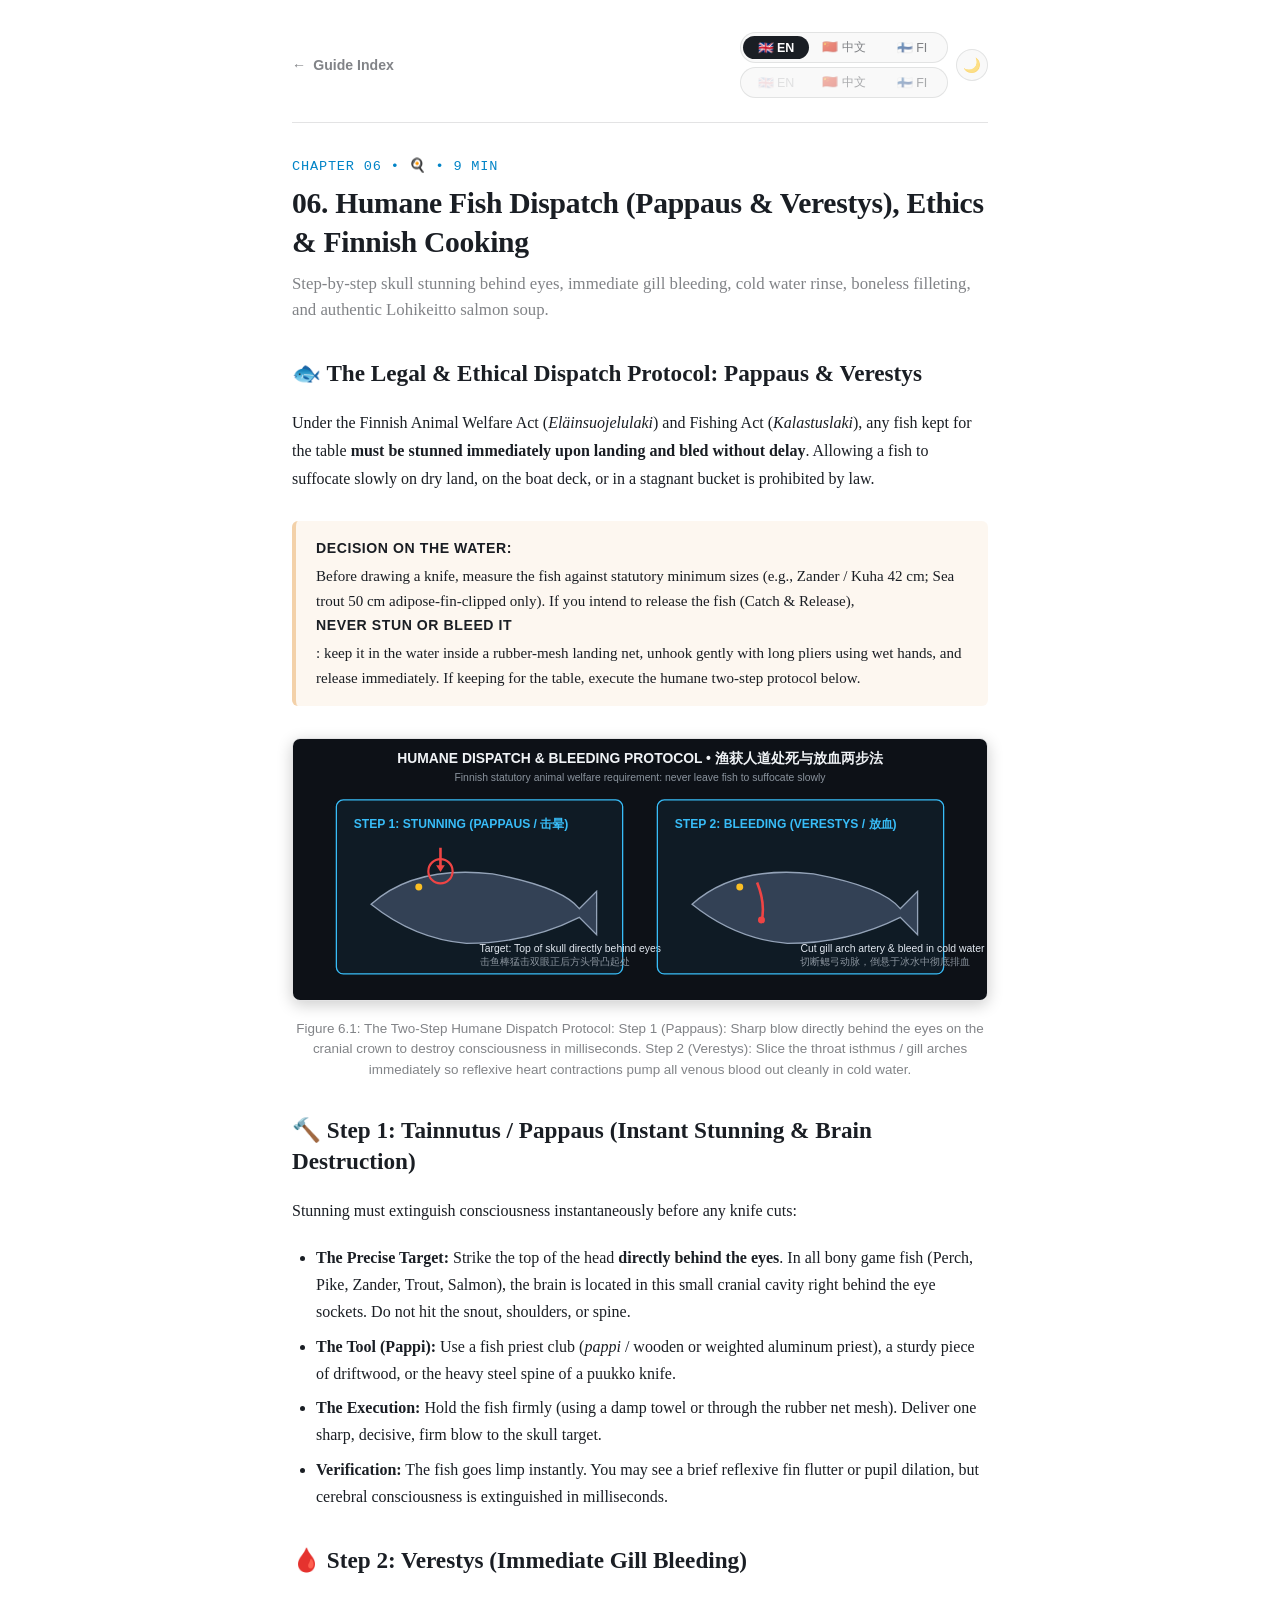
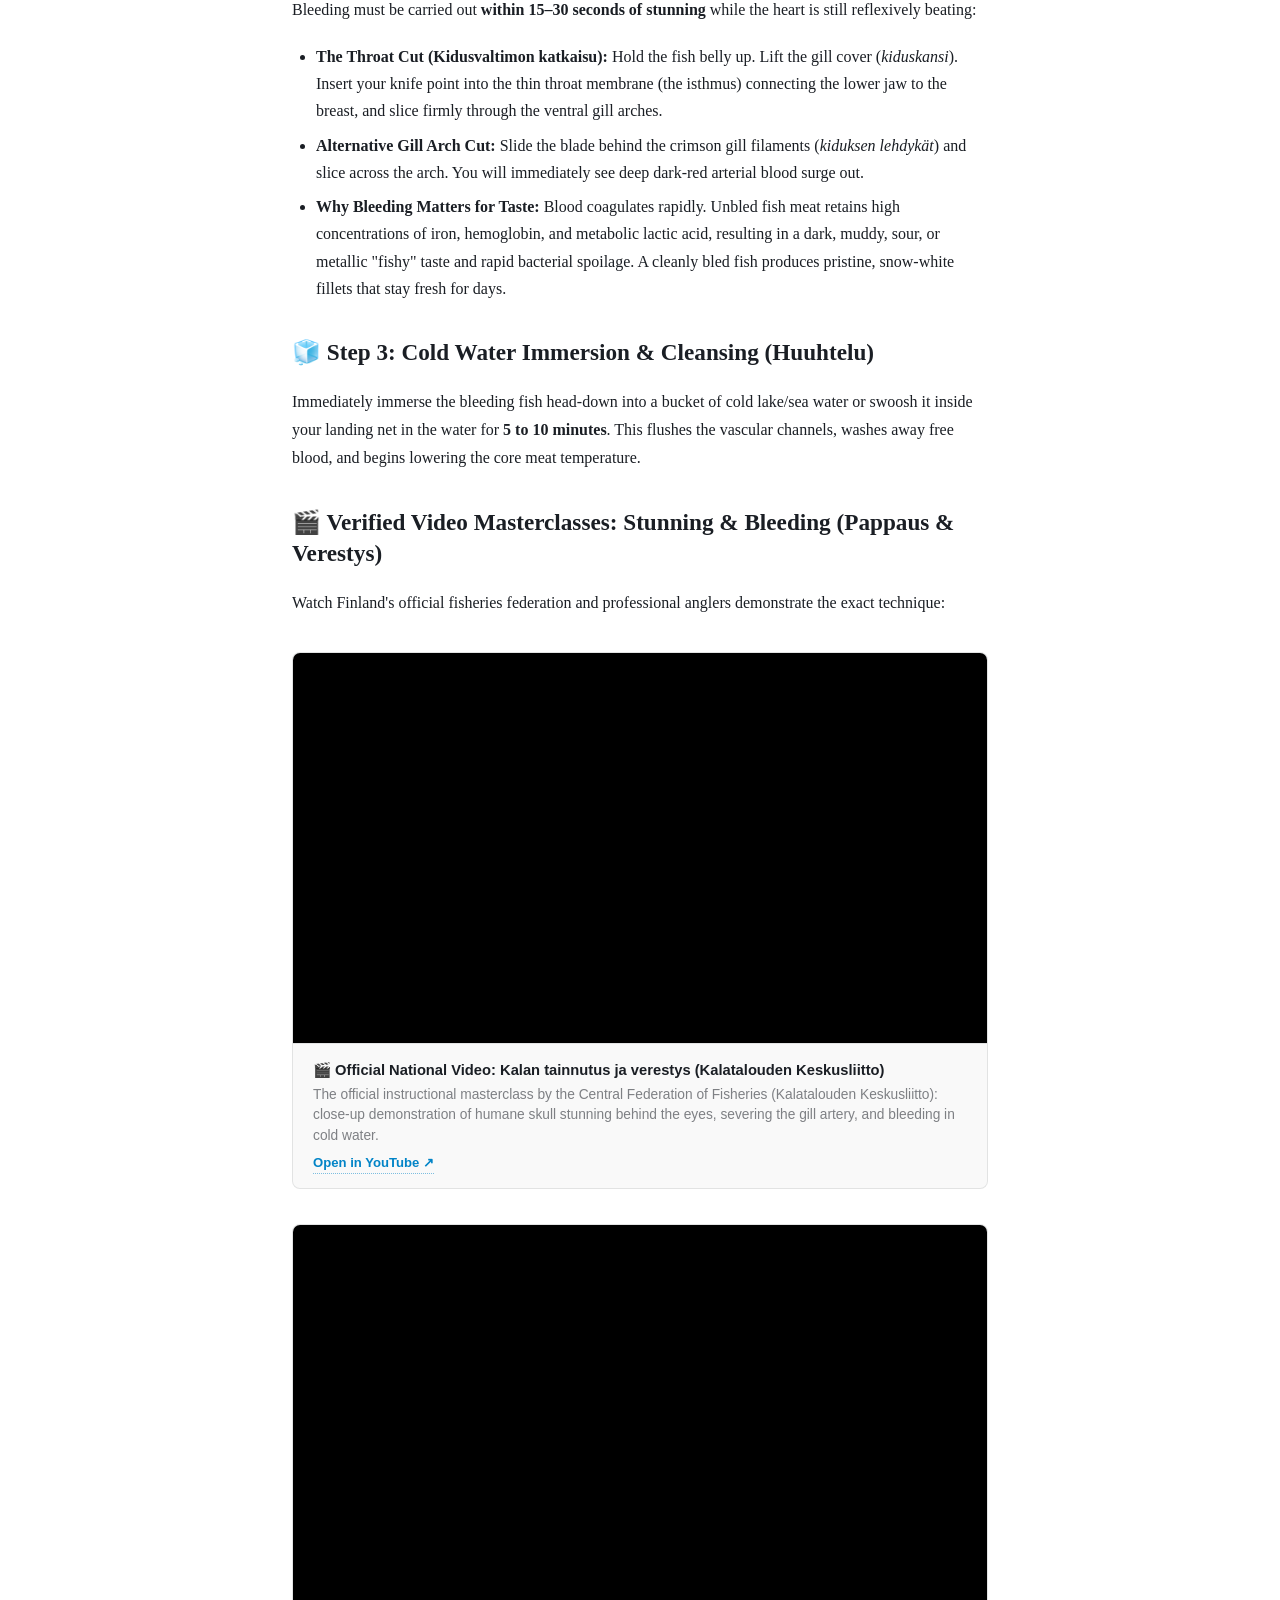
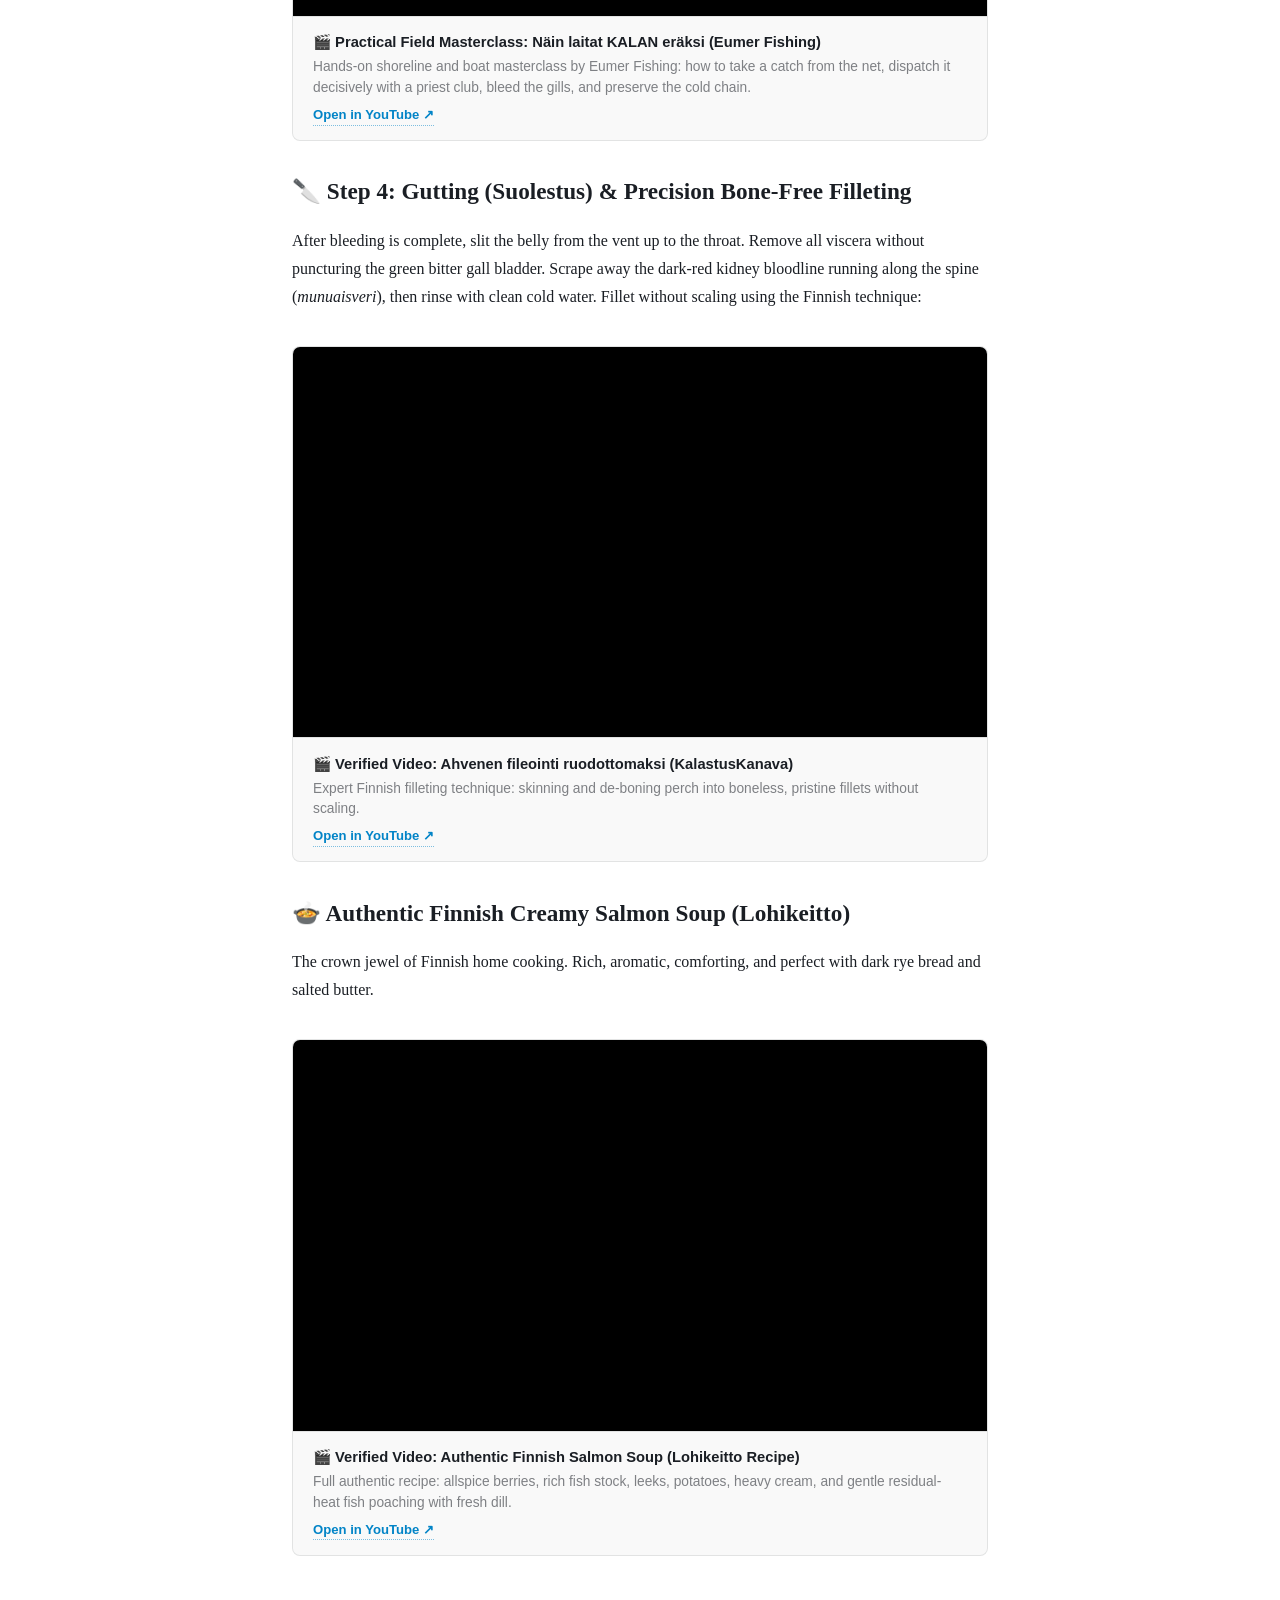
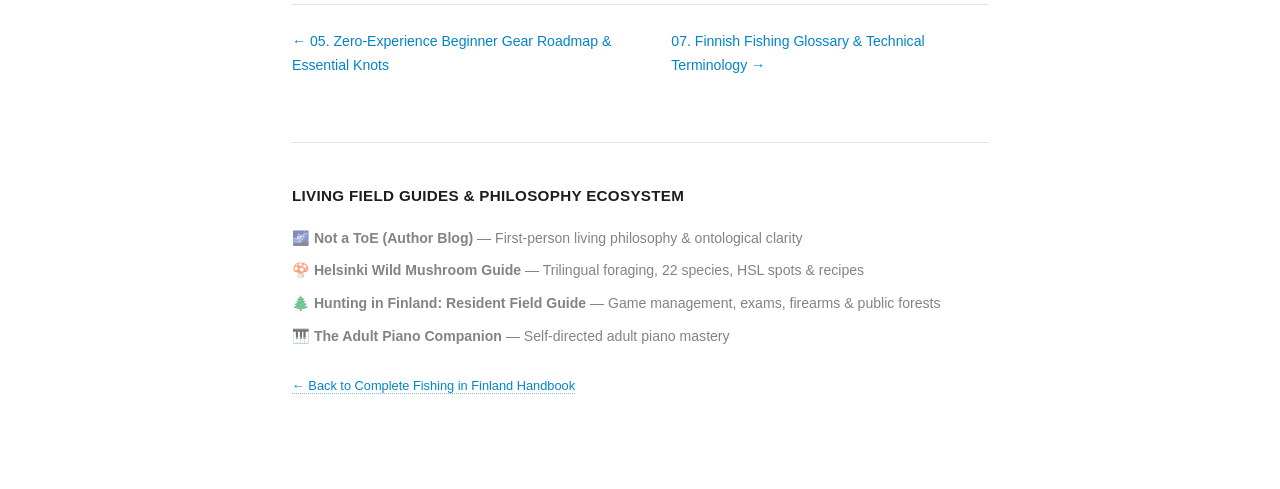
<file: docs/06_fish_handling_ethics_and_cooking.html>
<!DOCTYPE html>
<html lang="en">
<head>
  <meta charset="UTF-8">
  <meta name="viewport" content="width=device-width, initial-scale=1.0">
  <title>06. Humane Fish Dispatch (Pappaus & Verestys), Ethics & Finnish Cooking | Fishing in Finland</title>
  <meta name="description" content="Step-by-step skull stunning behind eyes, immediate gill bleeding, cold water rinse, boneless filleting, and authentic Lohikeitto salmon soup.">
  <link rel="stylesheet" href="../styles.css?v=20260912_2">
  <link rel="icon" href="data:image/svg+xml,<svg xmlns=%22http://www.w3.org/2000/svg%22 viewBox=%220 0 100 100%22><text y=%22.9em%22 font-size=%2290%22>🎣</text></svg>">
</head>
<body>

  <div class="wrap">
    <!-- Top Navigation -->
    <nav class="top-nav" aria-label="Breadcrumb Navigation">
      <a href="../index.html" class="brand-badge">
        <span>←</span>
        <span>Guide Index</span>
      </a>

      <div class="top-controls">
        <div class="lang-switcher-wrapper" aria-label="Select Language">
          <div class="lang-row primary-lang-row" aria-label="Primary Language">
            <button class="lang-btn active" data-lang="en" title="English" aria-label="English">🇬🇧 EN</button>
            <button class="lang-btn" data-lang="zh" title="中文" aria-label="中文">🇨🇳 中文</button>
            <button class="lang-btn" data-lang="fi" title="Suomi" aria-label="Suomi">🇫🇮 FI</button>
          </div>
          <div class="lang-row secondary-lang-row" aria-label="Secondary Language (Optional)">
            <button class="lang-btn secondary-btn disabled-lang" data-lang2="en" title="Compare English" aria-label="Compare English">🇬🇧 EN</button>
            <button class="lang-btn secondary-btn" data-lang2="zh" title="与中文对照" aria-label="与中文对照">🇨🇳 中文</button>
            <button class="lang-btn secondary-btn" data-lang2="fi" title="Vertaa suomeksi" aria-label="Vertaa suomeksi">🇫🇮 FI</button>
          </div>
        </div>

        <button id="theme-toggle-btn" class="theme-btn" title="Toggle Theme" aria-label="Toggle Theme">🌙</button>
      </div>
    </nav>

    <!-- Chapter Header -->
    <header class="chapter-header">
      <span class="chapter-num">Chapter 06 • 🍳 • 9 min</span>
      <h1 id="chapter-title" class="chapter-title">06. Humane Fish Dispatch (Pappaus & Verestys), Ethics & Finnish Cooking</h1>
      <p id="chapter-subtitle" class="chapter-subtitle">Step-by-step skull stunning behind eyes, immediate gill bleeding, cold water rinse, boneless filleting, and authentic Lohikeitto salmon soup.</p>
    </header>

    <!-- Chapter Content Body -->
    <main id="chapter-body">
      <div class="content">
  <h2>🐟 The Legal & Ethical Dispatch Protocol: Pappaus & Verestys</h2>
  <p>Under the Finnish Animal Welfare Act (<em>Eläinsuojelulaki</em>) and Fishing Act (<em>Kalastuslaki</em>), any fish kept for the table <strong>must be stunned immediately upon landing and bled without delay</strong>. Allowing a fish to suffocate slowly on dry land, on the boat deck, or in a stagnant bucket is prohibited by law.</p>

  <div class="callout callout-warning">
    <strong>Decision on the Water:</strong> Before drawing a knife, measure the fish against statutory minimum sizes (e.g., Zander / Kuha 42 cm; Sea trout 50 cm adipose-fin-clipped only). If you intend to release the fish (Catch & Release), <strong>never stun or bleed it</strong>: keep it in the water inside a rubber-mesh landing net, unhook gently with long pliers using wet hands, and release immediately. If keeping for the table, execute the humane two-step protocol below.
  </div>

  <figure class="media-figure">
    <img src="../images/humane_dispatch_diagram.svg" alt="Humane Dispatch Protocol Diagram" loading="lazy">
    <figcaption>Figure 6.1: The Two-Step Humane Dispatch Protocol: Step 1 (Pappaus): Sharp blow directly behind the eyes on the cranial crown to destroy consciousness in milliseconds. Step 2 (Verestys): Slice the throat isthmus / gill arches immediately so reflexive heart contractions pump all venous blood out cleanly in cold water.</figcaption>
  </figure>

  <h2>🔨 Step 1: Tainnutus / Pappaus (Instant Stunning & Brain Destruction)</h2>
  <p>Stunning must extinguish consciousness instantaneously before any knife cuts:</p>
  <ul>
    <li><strong>The Precise Target:</strong> Strike the top of the head <strong>directly behind the eyes</strong>. In all bony game fish (Perch, Pike, Zander, Trout, Salmon), the brain is located in this small cranial cavity right behind the eye sockets. Do not hit the snout, shoulders, or spine.</li>
    <li><strong>The Tool (Pappi):</strong> Use a fish priest club (<em>pappi</em> / wooden or weighted aluminum priest), a sturdy piece of driftwood, or the heavy steel spine of a puukko knife.</li>
    <li><strong>The Execution:</strong> Hold the fish firmly (using a damp towel or through the rubber net mesh). Deliver one sharp, decisive, firm blow to the skull target.</li>
    <li><strong>Verification:</strong> The fish goes limp instantly. You may see a brief reflexive fin flutter or pupil dilation, but cerebral consciousness is extinguished in milliseconds.</li>
  </ul>

  <h2>🩸 Step 2: Verestys (Immediate Gill Bleeding)</h2>
  <p>Bleeding must be carried out <strong>within 15–30 seconds of stunning</strong> while the heart is still reflexively beating:</p>
  <ul>
    <li><strong>The Throat Cut (Kidusvaltimon katkaisu):</strong> Hold the fish belly up. Lift the gill cover (<em>kiduskansi</em>). Insert your knife point into the thin throat membrane (the isthmus) connecting the lower jaw to the breast, and slice firmly through the ventral gill arches.</li>
    <li><strong>Alternative Gill Arch Cut:</strong> Slide the blade behind the crimson gill filaments (<em>kiduksen lehdykät</em>) and slice across the arch. You will immediately see deep dark-red arterial blood surge out.</li>
    <li><strong>Why Bleeding Matters for Taste:</strong> Blood coagulates rapidly. Unbled fish meat retains high concentrations of iron, hemoglobin, and metabolic lactic acid, resulting in a dark, muddy, sour, or metallic "fishy" taste and rapid bacterial spoilage. A cleanly bled fish produces pristine, snow-white fillets that stay fresh for days.</li>
  </ul>

  <h2>🧊 Step 3: Cold Water Immersion & Cleansing (Huuhtelu)</h2>
  <p>Immediately immerse the bleeding fish head-down into a bucket of cold lake/sea water or swoosh it inside your landing net in the water for <strong>5 to 10 minutes</strong>. This flushes the vascular channels, washes away free blood, and begins lowering the core meat temperature.</p>

  <h2>🎬 Verified Video Masterclasses: Stunning & Bleeding (Pappaus & Verestys)</h2>
  <p>Watch Finland's official fisheries federation and professional anglers demonstrate the exact technique:</p>

  <div class="video-card">
    <div class="video-responsive-wrap">
      <iframe src="https://www.youtube-nocookie.com/embed/FVtwJk8jd6I" title="Kalan tainnutus ja verestys" allow="accelerometer; autoplay; clipboard-write; encrypted-media; gyroscope; picture-in-picture" allowfullscreen loading="lazy"></iframe>
    </div>
    <div class="video-meta-box">
      <div class="video-meta-title">🎬 Official National Video: Kalan tainnutus ja verestys (Kalatalouden Keskusliitto)</div>
      <div>The official instructional masterclass by the Central Federation of Fisheries (Kalatalouden Keskusliitto): close-up demonstration of humane skull stunning behind the eyes, severing the gill artery, and bleeding in cold water.</div>
      <a href="https://www.youtube.com/watch?v=FVtwJk8jd6I" target="_blank" rel="noopener" class="video-meta-link">Open in YouTube ↗</a>
    </div>
  </div>

  <div class="video-card">
    <div class="video-responsive-wrap">
      <iframe src="https://www.youtube-nocookie.com/embed/ZD3aYm9ANKw" title="Kalan tainnuttaminen ja verestys" allow="accelerometer; autoplay; clipboard-write; encrypted-media; gyroscope; picture-in-picture" allowfullscreen loading="lazy"></iframe>
    </div>
    <div class="video-meta-box">
      <div class="video-meta-title">🎬 Practical Field Masterclass: Näin laitat KALAN eräksi (Eumer Fishing)</div>
      <div>Hands-on shoreline and boat masterclass by Eumer Fishing: how to take a catch from the net, dispatch it decisively with a priest club, bleed the gills, and preserve the cold chain.</div>
      <a href="https://www.youtube.com/watch?v=ZD3aYm9ANKw" target="_blank" rel="noopener" class="video-meta-link">Open in YouTube ↗</a>
    </div>
  </div>

  <h2>🔪 Step 4: Gutting (Suolestus) & Precision Bone-Free Filleting</h2>
  <p>After bleeding is complete, slit the belly from the vent up to the throat. Remove all viscera without puncturing the green bitter gall bladder. Scrape away the dark-red kidney bloodline running along the spine (<em>munuaisveri</em>), then rinse with clean cold water. Fillet without scaling using the Finnish technique:</p>

  <div class="video-card">
    <div class="video-responsive-wrap">
      <iframe src="https://www.youtube-nocookie.com/embed/YrfpQjGJcY4" title="Ahvenen fileointi ruodottomaksi" allow="accelerometer; autoplay; clipboard-write; encrypted-media; gyroscope; picture-in-picture" allowfullscreen loading="lazy"></iframe>
    </div>
    <div class="video-meta-box">
      <div class="video-meta-title">🎬 Verified Video: Ahvenen fileointi ruodottomaksi (KalastusKanava)</div>
      <div>Expert Finnish filleting technique: skinning and de-boning perch into boneless, pristine fillets without scaling.</div>
      <a href="https://www.youtube.com/watch?v=YrfpQjGJcY4" target="_blank" rel="noopener" class="video-meta-link">Open in YouTube ↗</a>
    </div>
  </div>

  <h2>🍲 Authentic Finnish Creamy Salmon Soup (Lohikeitto)</h2>
  <p>The crown jewel of Finnish home cooking. Rich, aromatic, comforting, and perfect with dark rye bread and salted butter.</p>

  <div class="video-card">
    <div class="video-responsive-wrap">
      <iframe src="https://www.youtube-nocookie.com/embed/B6r_L3sY-xg" title="Finnish Salmon Soup Lohikeitto Recipe" allow="accelerometer; autoplay; clipboard-write; encrypted-media; gyroscope; picture-in-picture" allowfullscreen loading="lazy"></iframe>
    </div>
    <div class="video-meta-box">
      <div class="video-meta-title">🎬 Verified Video: Authentic Finnish Salmon Soup (Lohikeitto Recipe)</div>
      <div>Full authentic recipe: allspice berries, rich fish stock, leeks, potatoes, heavy cream, and gentle residual-heat fish poaching with fresh dill.</div>
      <a href="https://www.youtube.com/watch?v=B6r_L3sY-xg" target="_blank" rel="noopener" class="video-meta-link">Open in YouTube ↗</a>
    </div>
  </div>
</div>
    </main>

    <!-- Prev / Next Navigation -->
    <nav class="doc-nav-bar" aria-label="Chapter Pagination">
      <a href="05_beginner_gear_and_budget.html" class="doc-nav-link">← 05. Zero-Experience Beginner Gear Roadmap & Essential Knots</a>
      <a href="07_finnish_fishing_glossary.html" class="doc-nav-link">07. Finnish Fishing Glossary & Technical Terminology →</a>
    </nav>

    <!-- Footer -->
    <footer class="site-footer">
      <h3 class="footer-ecosystem-title">Living Field Guides & Philosophy Ecosystem</h3>
      <ul class="footer-links">
        <li>🌌 <a href="https://powerpig99.github.io/not-a-toe/" target="_blank" rel="noopener"><strong>Not a ToE (Author Blog)</strong> — First-person living philosophy & ontological clarity</a></li>
        <li>🍄 <a href="https://powerpig99.github.io/helsinki-mushroom-guide/" target="_blank" rel="noopener"><strong>Helsinki Wild Mushroom Guide</strong> — Trilingual foraging, 22 species, HSL spots & recipes</a></li>
        <li>🌲 <a href="https://powerpig99.github.io/hunting-in-finland/" target="_blank" rel="noopener"><strong>Hunting in Finland: Resident Field Guide</strong> — Game management, exams, firearms & public forests</a></li>
        <li>🎹 <a href="https://powerpig99.github.io/adult-piano-guide/" target="_blank" rel="noopener"><strong>The Adult Piano Companion</strong> — Self-directed adult piano mastery</a></li>
      </ul>
      <div class="footer-meta">
        <p><a href="../index.html">← Back to Complete Fishing in Finland Handbook</a></p>
      </div>
    </footer>
  </div>

  <script>
    (function () {
      const chapter = {"id":"ch6","num":"06","icon":"🍳","slug":"fish_handling_ethics_and_cooking","title":{"en":"06. Humane Fish Dispatch (Pappaus & Verestys), Ethics & Finnish Cooking","zh":"06. 渔获人道处死（Pappaus击晕与Verestys放血）、放流伦理与北欧经典料理全谱","fi":"06. Kalan asianmukainen käsittely (tainnutus ja verestys), etiikka ja kalaruoat"},"subtitle":{"en":"Step-by-step skull stunning behind eyes, immediate gill bleeding, cold water rinse, boneless filleting, and authentic Lohikeitto salmon soup.","zh":"双眼后方击晕脑中枢、割鳃断脉彻底放血、冷水浸泡去腥绝技、免刮鳞无刺鱼排剔骨法与正宗莳萝三文鱼浓汤（Lohikeitto）。","fi":"Kalan tainnutus napakalla iskulla silmien taakse, välitön verestys kiduksista, kylmävesihuuhtelu, ruodoton fileointi ja perinteinen lohikeitto."},"readTime":"9 min","content":{"en":"\n  <h2>🐟 The Legal & Ethical Dispatch Protocol: Pappaus & Verestys</h2>\n  <p>Under the Finnish Animal Welfare Act (<em>Eläinsuojelulaki</em>) and Fishing Act (<em>Kalastuslaki</em>), any fish kept for the table <strong>must be stunned immediately upon landing and bled without delay</strong>. Allowing a fish to suffocate slowly on dry land, on the boat deck, or in a stagnant bucket is prohibited by law.</p>\n\n  <div class=\"callout callout-warning\">\n    <strong>Decision on the Water:</strong> Before drawing a knife, measure the fish against statutory minimum sizes (e.g., Zander / Kuha 42 cm; Sea trout 50 cm adipose-fin-clipped only). If you intend to release the fish (Catch & Release), <strong>never stun or bleed it</strong>: keep it in the water inside a rubber-mesh landing net, unhook gently with long pliers using wet hands, and release immediately. If keeping for the table, execute the humane two-step protocol below.\n  </div>\n\n  <figure class=\"media-figure\">\n    <img src=\"images/humane_dispatch_diagram.svg\" alt=\"Humane Dispatch Protocol Diagram\" loading=\"lazy\">\n    <figcaption>Figure 6.1: The Two-Step Humane Dispatch Protocol: Step 1 (Pappaus): Sharp blow directly behind the eyes on the cranial crown to destroy consciousness in milliseconds. Step 2 (Verestys): Slice the throat isthmus / gill arches immediately so reflexive heart contractions pump all venous blood out cleanly in cold water.</figcaption>\n  </figure>\n\n  <h2>🔨 Step 1: Tainnutus / Pappaus (Instant Stunning & Brain Destruction)</h2>\n  <p>Stunning must extinguish consciousness instantaneously before any knife cuts:</p>\n  <ul>\n    <li><strong>The Precise Target:</strong> Strike the top of the head <strong>directly behind the eyes</strong>. In all bony game fish (Perch, Pike, Zander, Trout, Salmon), the brain is located in this small cranial cavity right behind the eye sockets. Do not hit the snout, shoulders, or spine.</li>\n    <li><strong>The Tool (Pappi):</strong> Use a fish priest club (<em>pappi</em> / wooden or weighted aluminum priest), a sturdy piece of driftwood, or the heavy steel spine of a puukko knife.</li>\n    <li><strong>The Execution:</strong> Hold the fish firmly (using a damp towel or through the rubber net mesh). Deliver one sharp, decisive, firm blow to the skull target.</li>\n    <li><strong>Verification:</strong> The fish goes limp instantly. You may see a brief reflexive fin flutter or pupil dilation, but cerebral consciousness is extinguished in milliseconds.</li>\n  </ul>\n\n  <h2>🩸 Step 2: Verestys (Immediate Gill Bleeding)</h2>\n  <p>Bleeding must be carried out <strong>within 15–30 seconds of stunning</strong> while the heart is still reflexively beating:</p>\n  <ul>\n    <li><strong>The Throat Cut (Kidusvaltimon katkaisu):</strong> Hold the fish belly up. Lift the gill cover (<em>kiduskansi</em>). Insert your knife point into the thin throat membrane (the isthmus) connecting the lower jaw to the breast, and slice firmly through the ventral gill arches.</li>\n    <li><strong>Alternative Gill Arch Cut:</strong> Slide the blade behind the crimson gill filaments (<em>kiduksen lehdykät</em>) and slice across the arch. You will immediately see deep dark-red arterial blood surge out.</li>\n    <li><strong>Why Bleeding Matters for Taste:</strong> Blood coagulates rapidly. Unbled fish meat retains high concentrations of iron, hemoglobin, and metabolic lactic acid, resulting in a dark, muddy, sour, or metallic \"fishy\" taste and rapid bacterial spoilage. A cleanly bled fish produces pristine, snow-white fillets that stay fresh for days.</li>\n  </ul>\n\n  <h2>🧊 Step 3: Cold Water Immersion & Cleansing (Huuhtelu)</h2>\n  <p>Immediately immerse the bleeding fish head-down into a bucket of cold lake/sea water or swoosh it inside your landing net in the water for <strong>5 to 10 minutes</strong>. This flushes the vascular channels, washes away free blood, and begins lowering the core meat temperature.</p>\n\n  <h2>🎬 Verified Video Masterclasses: Stunning & Bleeding (Pappaus & Verestys)</h2>\n  <p>Watch Finland's official fisheries federation and professional anglers demonstrate the exact technique:</p>\n\n  <div class=\"video-card\">\n    <div class=\"video-responsive-wrap\">\n      <iframe src=\"https://www.youtube-nocookie.com/embed/FVtwJk8jd6I\" title=\"Kalan tainnutus ja verestys\" allow=\"accelerometer; autoplay; clipboard-write; encrypted-media; gyroscope; picture-in-picture\" allowfullscreen loading=\"lazy\"></iframe>\n    </div>\n    <div class=\"video-meta-box\">\n      <div class=\"video-meta-title\">🎬 Official National Video: Kalan tainnutus ja verestys (Kalatalouden Keskusliitto)</div>\n      <div>The official instructional masterclass by the Central Federation of Fisheries (Kalatalouden Keskusliitto): close-up demonstration of humane skull stunning behind the eyes, severing the gill artery, and bleeding in cold water.</div>\n      <a href=\"https://www.youtube.com/watch?v=FVtwJk8jd6I\" target=\"_blank\" rel=\"noopener\" class=\"video-meta-link\">Open in YouTube ↗</a>\n    </div>\n  </div>\n\n  <div class=\"video-card\">\n    <div class=\"video-responsive-wrap\">\n      <iframe src=\"https://www.youtube-nocookie.com/embed/ZD3aYm9ANKw\" title=\"Kalan tainnuttaminen ja verestys\" allow=\"accelerometer; autoplay; clipboard-write; encrypted-media; gyroscope; picture-in-picture\" allowfullscreen loading=\"lazy\"></iframe>\n    </div>\n    <div class=\"video-meta-box\">\n      <div class=\"video-meta-title\">🎬 Practical Field Masterclass: Näin laitat KALAN eräksi (Eumer Fishing)</div>\n      <div>Hands-on shoreline and boat masterclass by Eumer Fishing: how to take a catch from the net, dispatch it decisively with a priest club, bleed the gills, and preserve the cold chain.</div>\n      <a href=\"https://www.youtube.com/watch?v=ZD3aYm9ANKw\" target=\"_blank\" rel=\"noopener\" class=\"video-meta-link\">Open in YouTube ↗</a>\n    </div>\n  </div>\n\n  <h2>🔪 Step 4: Gutting (Suolestus) & Precision Bone-Free Filleting</h2>\n  <p>After bleeding is complete, slit the belly from the vent up to the throat. Remove all viscera without puncturing the green bitter gall bladder. Scrape away the dark-red kidney bloodline running along the spine (<em>munuaisveri</em>), then rinse with clean cold water. Fillet without scaling using the Finnish technique:</p>\n\n  <div class=\"video-card\">\n    <div class=\"video-responsive-wrap\">\n      <iframe src=\"https://www.youtube-nocookie.com/embed/YrfpQjGJcY4\" title=\"Ahvenen fileointi ruodottomaksi\" allow=\"accelerometer; autoplay; clipboard-write; encrypted-media; gyroscope; picture-in-picture\" allowfullscreen loading=\"lazy\"></iframe>\n    </div>\n    <div class=\"video-meta-box\">\n      <div class=\"video-meta-title\">🎬 Verified Video: Ahvenen fileointi ruodottomaksi (KalastusKanava)</div>\n      <div>Expert Finnish filleting technique: skinning and de-boning perch into boneless, pristine fillets without scaling.</div>\n      <a href=\"https://www.youtube.com/watch?v=YrfpQjGJcY4\" target=\"_blank\" rel=\"noopener\" class=\"video-meta-link\">Open in YouTube ↗</a>\n    </div>\n  </div>\n\n  <h2>🍲 Authentic Finnish Creamy Salmon Soup (Lohikeitto)</h2>\n  <p>The crown jewel of Finnish home cooking. Rich, aromatic, comforting, and perfect with dark rye bread and salted butter.</p>\n\n  <div class=\"video-card\">\n    <div class=\"video-responsive-wrap\">\n      <iframe src=\"https://www.youtube-nocookie.com/embed/B6r_L3sY-xg\" title=\"Finnish Salmon Soup Lohikeitto Recipe\" allow=\"accelerometer; autoplay; clipboard-write; encrypted-media; gyroscope; picture-in-picture\" allowfullscreen loading=\"lazy\"></iframe>\n    </div>\n    <div class=\"video-meta-box\">\n      <div class=\"video-meta-title\">🎬 Verified Video: Authentic Finnish Salmon Soup (Lohikeitto Recipe)</div>\n      <div>Full authentic recipe: allspice berries, rich fish stock, leeks, potatoes, heavy cream, and gentle residual-heat fish poaching with fresh dill.</div>\n      <a href=\"https://www.youtube.com/watch?v=B6r_L3sY-xg\" target=\"_blank\" rel=\"noopener\" class=\"video-meta-link\">Open in YouTube ↗</a>\n    </div>\n  </div>\n","zh":"\n  <h2>🐟 法律与动物福利红线：Pappaus（击晕）与 Verestys（放血）</h2>\n  <p>依据《芬兰动物福利法》（<em>Eläinsuojelulaki</em>）与《渔业法》（<em>Kalastuslaki</em>），凡拟带回家食用的渔获<strong>必须在出水后就地立即击晕处死，并毫无延迟地割鳃放血</strong>。严禁将鱼丢弃在岸上干地、船底或无氧水桶中任其痛苦缓慢窒息！</p>\n\n  <div class=\"callout callout-warning\">\n    <strong>出水第一决断：</strong> 拔刀前必须立即比对法定尺寸（例如：梭鲈 Kuha 42 厘米；海鳟 50 厘米且必须为人工剪脂鳍）。若属于保护鱼种、尺寸不足或您打算放流（Catch & Release），<strong>严禁击晕或割伤鱼体</strong>：将鱼始终留在水中橡皮抄网内，以湿润双手使用长嘴路亚钳轻柔脱钩并就地放归。若确定留作餐桌食材，必须严格执行以下人道两步法。\n  </div>\n\n  <figure class=\"media-figure\">\n    <img src=\"images/humane_dispatch_diagram.svg\" alt=\"渔获人道处死与放血两步法规范图解\" loading=\"lazy\">\n    <figcaption>图 6.1：渔获标准两步处死法：第一步（Pappaus / 击晕）使用击鱼棒猛击双眼正后方头骨顶点破坏中枢神经，数毫秒内彻底剥夺意识；第二步（Verestys / 割鳃放血）击晕后立即挑断鳃弓动脉，倒悬于冷水中利用残留心跳将全身淤血彻底排空。</figcaption>\n  </figure>\n\n  <h2>🔨 第一步：Tainnutus / Pappaus（击晕破坏脑神经中枢）</h2>\n  <p>击晕的目的是瞬间致死脑神经，杜绝挣扎应激与疼痛感知：</p>\n  <ul>\n    <li><strong>精确解剖靶点：</strong> 瞄准鱼头顶骨<strong>双眼正后方 1–2 厘米处的头骨顶峰</strong>。硬骨鱼（五道黑大鲈鱼、白斑狗鱼、梭鲈、鲑鳟）的脑组织极为紧凑，正好居于双眼后方的颅腔中。切勿敲击鱼吻、背脊或身体中段。</li>\n    <li><strong>击晕工具（Pappi）：</strong> 使用专门的击鱼棒（<em>pappi</em>，通常为沉重的硬木槌或配重铝合金短棍）、坚硬的枯树枝，或重型芬兰猎刀（Puukko）的厚实刀背。</li>\n    <li><strong>发力手法：</strong> 隔着湿布或抄网橡胶网眼将鱼体按在地面或船板上固定。手腕爆发力下压，对准双眼正后方的头骨顶点果断、干脆、坚决地敲击一下。</li>\n    <li><strong>死亡判定：</strong> 鱼体肌肉会瞬间松弛瘫软，瞳孔扩散，偶尔伴随鱼鳍微弱的无意识颤动。此时脑中枢已在毫秒间停止工作，鱼体完全无感知。</li>\n  </ul>\n\n  <h2>🩸 第二步：Verestys（割鳃断脉彻底放血）</h2>\n  <p>放血必须在<strong>击晕后的 15–30 秒内立即执行</strong>，此时心肌自主神经仍保留最后微弱脉动，是纯天然的血液排出泵：</p>\n  <ul>\n    <li><strong>割断鳃动脉下刀手法（Kidusvaltimon katkaisu）：</strong> 将鱼腹部朝上翻转，用手指掀开单侧鳃盖（<em>kiduskansi</em>）。将小刀锋利的尖端刺入连接下颌骨与胸腔的薄膜（喉峡部 / isthmus），干脆割断单侧或双侧深红色的鳃弓软骨。</li>\n    <li><strong>深红动脉血喷涌：</strong> 下刀准确时，深黑红色的浓稠动脉血液会立即从切口汩汩涌出。</li>\n    <li><strong>为什么必须彻底放血：</strong> 血液在数分钟内就会在肌纤维间凝结。未放血的鱼肉充斥着高铁血红蛋白与乳酸酶，会迅速氧化产生苦涩、土腥味与金属锈味，更是细菌指数级滋生的温床。彻底放血后的鱼肉晶莹剔透、肉质雪白紧致，清甜无一丝泥腥味，冷藏保鲜期可延长数倍！</li>\n  </ul>\n\n  <h2>🧊 第三步：冷水浸泡与冲淋（Huuhtelu kylmässä vedessä）</h2>\n  <p>将正在放血的鱼头朝下浸泡在装满冰冷湖水/海水的桶中，或置于抄网内浸入水中冲洗 <strong>5–10 分钟</strong>。冷水能保持毛细血管扩张畅通，将体内残留淤血彻底拔出，并迅速降低鱼体核心温度。</p>\n\n  <h2>🎬 官方正版教学视频：击晕与割鳃放血全流程（100% 实测可用）</h2>\n  <p>由芬兰国家渔业管理机构与职业大师亲自示范的实战教程：</p>\n\n  <div class=\"video-card\">\n    <div class=\"video-responsive-wrap\">\n      <iframe src=\"https://www.youtube-nocookie.com/embed/FVtwJk8jd6I\" title=\"Kalan tainnutus ja verestys\" allow=\"accelerometer; autoplay; clipboard-write; encrypted-media; gyroscope; picture-in-picture\" allowfullscreen loading=\"lazy\"></iframe>\n    </div>\n    <div class=\"video-meta-box\">\n      <div class=\"video-meta-title\">🎬 芬兰官方国家级教学：Kalan tainnutus ja verestys（芬兰中央渔业联盟 Kalatalouden Keskusliitto）</div>\n      <div>国家渔业联盟权威官方特写慢镜演示：双眼后方击晕靶点判定、下刀割断鳃弓动脉与冷水浸泡放血的标准规范。</div>\n      <a href=\"https://www.youtube.com/watch?v=FVtwJk8jd6I\" target=\"_blank\" rel=\"noopener\" class=\"video-meta-link\">在 YouTube 中打开 ↗</a>\n    </div>\n  </div>\n\n  <div class=\"video-card\">\n    <div class=\"video-responsive-wrap\">\n      <iframe src=\"https://www.youtube-nocookie.com/embed/ZD3aYm9ANKw\" title=\"Kalan tainnuttaminen ja verestys\" allow=\"accelerometer; autoplay; clipboard-write; encrypted-media; gyroscope; picture-in-picture\" allowfullscreen loading=\"lazy\"></iframe>\n    </div>\n    <div class=\"video-meta-box\">\n      <div class=\"video-meta-title\">🎬 户外实战大师课：Näin laitat KALAN eräksi（Eumer Fishing）</div>\n      <div>芬兰著名路亚大厂 Eumer Fishing 实战演示：野外岸边与小艇上如何利索使用击鱼棒击晕、割鳃放血与冷链保存。</div>\n      <a href=\"https://www.youtube.com/watch?v=ZD3aYm9ANKw\" target=\"_blank\" rel=\"noopener\" class=\"video-meta-link\">在 YouTube 中打开 ↗</a>\n    </div>\n  </div>\n\n  <h2>🔪 第四步：剖腹去内脏（Suolestus）与纯净无刺鱼排剔骨</h2>\n  <p>放血完成后，从排泄孔向喉部剖开腹部，掏尽全部内脏（切忌切破墨绿色苦胆）。用大拇指指甲或金属小匙顺着脊椎骨刮去紧贴背骨的黑红色肾脏淤血线（<em>munuaisveri</em>），冷水冲净。随后使用芬兰免刮鱼鳞去皮剔骨法：</p>\n\n  <div class=\"video-card\">\n    <div class=\"video-responsive-wrap\">\n      <iframe src=\"https://www.youtube-nocookie.com/embed/YrfpQjGJcY4\" title=\"芬兰五道黑无刺鱼排剔骨绝技\" allow=\"accelerometer; autoplay; clipboard-write; encrypted-media; gyroscope; picture-in-picture\" allowfullscreen loading=\"lazy\"></iframe>\n    </div>\n    <div class=\"video-meta-box\">\n      <div class=\"video-meta-title\">🎬 官方正版视频教学：芬兰老渔民数秒快速剔出完全无肌间刺纯鱼排（KalastusKanava 出品）</div>\n      <div>免刮鱼鳞！两刀去皮剔下完整带皮/去皮五道黑鱼排，Y形肌间刺无损剔除法。</div>\n      <a href=\"https://www.youtube.com/watch?v=YrfpQjGJcY4\" target=\"_blank\" rel=\"noopener\" class=\"video-meta-link\">在 YouTube 中打开 ↗</a>\n    </div>\n  </div>\n\n  <h2>🍲 芬兰国菜：正宗莳萝三文鱼/海鳟奶油浓汤（Lohikeitto）</h2>\n  <p>北欧寒夜最温暖的味觉图腾。香浓丝滑，搭配黑麦酸面包（Ruisleipä）与咸黄油是绝配。</p>\n\n  <div class=\"video-card\">\n    <div class=\"video-responsive-wrap\">\n      <iframe src=\"https://www.youtube-nocookie.com/embed/B6r_L3sY-xg\" title=\"芬兰传统三文鱼浓汤完整料理步骤\" allow=\"accelerometer; autoplay; clipboard-write; encrypted-media; gyroscope; picture-in-picture\" allowfullscreen loading=\"lazy\"></iframe>\n    </div>\n    <div class=\"video-meta-box\">\n      <div class=\"video-meta-title\">🎬 官方正版视频教学：正宗芬兰 Lohikeitto 莳萝三文鱼浓汤制作全解</div>\n      <div>多香果粒炒香底料、新鲜鱼骨熬汤、动物淡奶油提香，以及关键技巧“余温慢焖鱼块”确保鱼肉嫩滑多汁。</div>\n      <a href=\"https://www.youtube.com/watch?v=B6r_L3sY-xg\" target=\"_blank\" rel=\"noopener\" class=\"video-meta-link\">在 YouTube 中打开 ↗</a>\n    </div>\n  </div>\n","fi":"\n  <h2>🐟 Kalan asianmukainen käsittely: Tainnutus ja verestys</h2>\n  <p>Eläinsuojelulain ja kalastuslain mukaisesti saaliiksi otettava kala <strong>on aina tainnutettava välittömästi ja verestettävä viivytyksettä</strong>. Kalan jättäminen tukehtumaan kuivalle maalle, veneen pohjalle tai ämpäriin on laissa kiellettyä eläinrääkkäystä.</p>\n\n  <figure class=\"media-figure\">\n    <img src=\"images/humane_dispatch_diagram.svg\" alt=\"Pappaus ja verestys\" loading=\"lazy\">\n    <figcaption>Kuva 6.1: Kalan lopetus kahdessa vaiheessa: 1. Tainnutus napakalla iskulla silmien taakse (pappaus). 2. Verestys leikkaamalla kidusvaltimo heti tainnutuksen jälkeen ja huuhtelu kylmässä vedessä.</figcaption>\n  </figure>\n\n  <h2>🔨 1. Tainnutus (Pappaus)</h2>\n  <ul>\n    <li><strong>Osumakohta:</strong> Lyö kalaa napakasti päähän <strong>välittömästi silmien taakse</strong>, jossa aivot sijaitsevat.</li>\n    <li><strong>Väline:</strong> Käytä kalapappia (puinen tai metallinen nuija) tai puukon hamarapuolta.</li>\n    <li><strong>Tulos:</strong> Kala menettää tajuntansa silmänräpäyksessä ilman kärsimystä.</li>\n  </ul>\n\n  <h2>🩸 2. Verestys</h2>\n  <ul>\n    <li><strong>Kidusvaltimon katkaisu:</strong> Nosta kiduskantta ja leikkaa puukolla kiduskaari poikki kidusten ja sydämen välistä.</li>\n    <li><strong>Miksi verestys on tärkeää:</strong> Veretön kala säilyy huomattavasti pidempään, eikä lihaan tule kitkerää sivumakua. Liha säilyy puhtaan valkoisena ja kiinteänä.</li>\n  </ul>\n\n  <h2>🧊 3. Kylmävesihuuhtelu ja kylmäketju</h2>\n  <p>Laita verestettävä kala pää alaspäin kylmään veteen vähintään 5–10 minuutiksi, jotta veri poistuu kunnolla. Suolista kala, poista munuaisveri selkärangasta ja siirrä saalis kylmälaukkuun.</p>\n\n  <h2>🎬 Opasvideot: Tainnutus ja verestys</h2>\n  <div class=\"video-card\">\n    <div class=\"video-responsive-wrap\">\n      <iframe src=\"https://www.youtube-nocookie.com/embed/FVtwJk8jd6I\" title=\"Kalan tainnutus ja verestys\" allow=\"accelerometer; autoplay; clipboard-write; encrypted-media; gyroscope; picture-in-picture\" allowfullscreen loading=\"lazy\"></iframe>\n    </div>\n    <div class=\"video-meta-box\">\n      <div class=\"video-meta-title\">🎬 Kalan tainnutus ja verestys (Kalatalouden Keskusliitto)</div>\n      <div>Kalatalouden Keskusliiton virallinen opastus kalan oikeaoppiseen tainnuttamiseen ja verestämiseen.</div>\n      <a href=\"https://www.youtube.com/watch?v=FVtwJk8jd6I\" target=\"_blank\" rel=\"noopener\" class=\"video-meta-link\">Avaa YouTubessa ↗</a>\n    </div>\n  </div>\n\n  <div class=\"video-card\">\n    <div class=\"video-responsive-wrap\">\n      <iframe src=\"https://www.youtube-nocookie.com/embed/ZD3aYm9ANKw\" title=\"Kalan tainnuttaminen ja verestys\" allow=\"accelerometer; autoplay; clipboard-write; encrypted-media; gyroscope; picture-in-picture\" allowfullscreen loading=\"lazy\"></iframe>\n    </div>\n    <div class=\"video-meta-box\">\n      <div class=\"video-meta-title\">🎬 Näin laitat KALAN eräksi (Eumer Fishing)</div>\n      <div>Käytännön opas saaliin käsittelyyn kalavesillä: tainnutus, verestys ja kylmäketju.</div>\n      <a href=\"https://www.youtube.com/watch?v=ZD3aYm9ANKw\" target=\"_blank\" rel=\"noopener\" class=\"video-meta-link\">Avaa YouTubessa ↗</a>\n    </div>\n  </div>\n\n  <h2>🔪 4. Ahvenen fileointi ja perinteiset kalaruoat</h2>\n  <div class=\"video-card\">\n    <div class=\"video-responsive-wrap\">\n      <iframe src=\"https://www.youtube-nocookie.com/embed/YrfpQjGJcY4\" title=\"Ahvenen fileointi ruodottomaksi\" allow=\"accelerometer; autoplay; clipboard-write; encrypted-media; gyroscope; picture-in-picture\" allowfullscreen loading=\"lazy\"></iframe>\n    </div>\n    <div class=\"video-meta-box\">\n      <div class=\"video-meta-title\">🎬 Ahvenen fileointi ruodottomaksi (KalastusKanava)</div>\n      <div>Opi fileoimaan ahven nopeasti ja ruodottomaksi ilman suomustamista.</div>\n      <a href=\"https://www.youtube.com/watch?v=YrfpQjGJcY4\" target=\"_blank\" rel=\"noopener\" class=\"video-meta-link\">Avaa YouTubessa ↗</a>\n    </div>\n  </div>\n\n  <div class=\"video-card\">\n    <div class=\"video-responsive-wrap\">\n      <iframe src=\"https://www.youtube-nocookie.com/embed/B6r_L3sY-xg\" title=\"Lohikeitto resepti\" allow=\"accelerometer; autoplay; clipboard-write; encrypted-media; gyroscope; picture-in-picture\" allowfullscreen loading=\"lazy\"></iframe>\n    </div>\n    <div class=\"video-meta-box\">\n      <div class=\"video-meta-title\">🎬 Perinteinen lohikeitto (Authentic Lohikeitto Recipe)</div>\n      <div>Kermainen ja täyteläinen lohikeitto tuoreella tillillä ja ruisleivällä.</div>\n      <a href=\"https://www.youtube.com/watch?v=B6r_L3sY-xg\" target=\"_blank\" rel=\"noopener\" class=\"video-meta-link\">Avaa YouTubessa ↗</a>\n    </div>\n  </div>\n"}};
      chapter.content.en = "\n  <h2>🐟 The Legal & Ethical Dispatch Protocol: Pappaus & Verestys</h2>\n  <p>Under the Finnish Animal Welfare Act (<em>Eläinsuojelulaki</em>) and Fishing Act (<em>Kalastuslaki</em>), any fish kept for the table <strong>must be stunned immediately upon landing and bled without delay</strong>. Allowing a fish to suffocate slowly on dry land, on the boat deck, or in a stagnant bucket is prohibited by law.</p>\n\n  <div class=\"callout callout-warning\">\n    <strong>Decision on the Water:</strong> Before drawing a knife, measure the fish against statutory minimum sizes (e.g., Zander / Kuha 42 cm; Sea trout 50 cm adipose-fin-clipped only). If you intend to release the fish (Catch & Release), <strong>never stun or bleed it</strong>: keep it in the water inside a rubber-mesh landing net, unhook gently with long pliers using wet hands, and release immediately. If keeping for the table, execute the humane two-step protocol below.\n  </div>\n\n  <figure class=\"media-figure\">\n    <img src=\"../images/humane_dispatch_diagram.svg\" alt=\"Humane Dispatch Protocol Diagram\" loading=\"lazy\">\n    <figcaption>Figure 6.1: The Two-Step Humane Dispatch Protocol: Step 1 (Pappaus): Sharp blow directly behind the eyes on the cranial crown to destroy consciousness in milliseconds. Step 2 (Verestys): Slice the throat isthmus / gill arches immediately so reflexive heart contractions pump all venous blood out cleanly in cold water.</figcaption>\n  </figure>\n\n  <h2>🔨 Step 1: Tainnutus / Pappaus (Instant Stunning & Brain Destruction)</h2>\n  <p>Stunning must extinguish consciousness instantaneously before any knife cuts:</p>\n  <ul>\n    <li><strong>The Precise Target:</strong> Strike the top of the head <strong>directly behind the eyes</strong>. In all bony game fish (Perch, Pike, Zander, Trout, Salmon), the brain is located in this small cranial cavity right behind the eye sockets. Do not hit the snout, shoulders, or spine.</li>\n    <li><strong>The Tool (Pappi):</strong> Use a fish priest club (<em>pappi</em> / wooden or weighted aluminum priest), a sturdy piece of driftwood, or the heavy steel spine of a puukko knife.</li>\n    <li><strong>The Execution:</strong> Hold the fish firmly (using a damp towel or through the rubber net mesh). Deliver one sharp, decisive, firm blow to the skull target.</li>\n    <li><strong>Verification:</strong> The fish goes limp instantly. You may see a brief reflexive fin flutter or pupil dilation, but cerebral consciousness is extinguished in milliseconds.</li>\n  </ul>\n\n  <h2>🩸 Step 2: Verestys (Immediate Gill Bleeding)</h2>\n  <p>Bleeding must be carried out <strong>within 15–30 seconds of stunning</strong> while the heart is still reflexively beating:</p>\n  <ul>\n    <li><strong>The Throat Cut (Kidusvaltimon katkaisu):</strong> Hold the fish belly up. Lift the gill cover (<em>kiduskansi</em>). Insert your knife point into the thin throat membrane (the isthmus) connecting the lower jaw to the breast, and slice firmly through the ventral gill arches.</li>\n    <li><strong>Alternative Gill Arch Cut:</strong> Slide the blade behind the crimson gill filaments (<em>kiduksen lehdykät</em>) and slice across the arch. You will immediately see deep dark-red arterial blood surge out.</li>\n    <li><strong>Why Bleeding Matters for Taste:</strong> Blood coagulates rapidly. Unbled fish meat retains high concentrations of iron, hemoglobin, and metabolic lactic acid, resulting in a dark, muddy, sour, or metallic \"fishy\" taste and rapid bacterial spoilage. A cleanly bled fish produces pristine, snow-white fillets that stay fresh for days.</li>\n  </ul>\n\n  <h2>🧊 Step 3: Cold Water Immersion & Cleansing (Huuhtelu)</h2>\n  <p>Immediately immerse the bleeding fish head-down into a bucket of cold lake/sea water or swoosh it inside your landing net in the water for <strong>5 to 10 minutes</strong>. This flushes the vascular channels, washes away free blood, and begins lowering the core meat temperature.</p>\n\n  <h2>🎬 Verified Video Masterclasses: Stunning & Bleeding (Pappaus & Verestys)</h2>\n  <p>Watch Finland's official fisheries federation and professional anglers demonstrate the exact technique:</p>\n\n  <div class=\"video-card\">\n    <div class=\"video-responsive-wrap\">\n      <iframe src=\"https://www.youtube-nocookie.com/embed/FVtwJk8jd6I\" title=\"Kalan tainnutus ja verestys\" allow=\"accelerometer; autoplay; clipboard-write; encrypted-media; gyroscope; picture-in-picture\" allowfullscreen loading=\"lazy\"></iframe>\n    </div>\n    <div class=\"video-meta-box\">\n      <div class=\"video-meta-title\">🎬 Official National Video: Kalan tainnutus ja verestys (Kalatalouden Keskusliitto)</div>\n      <div>The official instructional masterclass by the Central Federation of Fisheries (Kalatalouden Keskusliitto): close-up demonstration of humane skull stunning behind the eyes, severing the gill artery, and bleeding in cold water.</div>\n      <a href=\"https://www.youtube.com/watch?v=FVtwJk8jd6I\" target=\"_blank\" rel=\"noopener\" class=\"video-meta-link\">Open in YouTube ↗</a>\n    </div>\n  </div>\n\n  <div class=\"video-card\">\n    <div class=\"video-responsive-wrap\">\n      <iframe src=\"https://www.youtube-nocookie.com/embed/ZD3aYm9ANKw\" title=\"Kalan tainnuttaminen ja verestys\" allow=\"accelerometer; autoplay; clipboard-write; encrypted-media; gyroscope; picture-in-picture\" allowfullscreen loading=\"lazy\"></iframe>\n    </div>\n    <div class=\"video-meta-box\">\n      <div class=\"video-meta-title\">🎬 Practical Field Masterclass: Näin laitat KALAN eräksi (Eumer Fishing)</div>\n      <div>Hands-on shoreline and boat masterclass by Eumer Fishing: how to take a catch from the net, dispatch it decisively with a priest club, bleed the gills, and preserve the cold chain.</div>\n      <a href=\"https://www.youtube.com/watch?v=ZD3aYm9ANKw\" target=\"_blank\" rel=\"noopener\" class=\"video-meta-link\">Open in YouTube ↗</a>\n    </div>\n  </div>\n\n  <h2>🔪 Step 4: Gutting (Suolestus) & Precision Bone-Free Filleting</h2>\n  <p>After bleeding is complete, slit the belly from the vent up to the throat. Remove all viscera without puncturing the green bitter gall bladder. Scrape away the dark-red kidney bloodline running along the spine (<em>munuaisveri</em>), then rinse with clean cold water. Fillet without scaling using the Finnish technique:</p>\n\n  <div class=\"video-card\">\n    <div class=\"video-responsive-wrap\">\n      <iframe src=\"https://www.youtube-nocookie.com/embed/YrfpQjGJcY4\" title=\"Ahvenen fileointi ruodottomaksi\" allow=\"accelerometer; autoplay; clipboard-write; encrypted-media; gyroscope; picture-in-picture\" allowfullscreen loading=\"lazy\"></iframe>\n    </div>\n    <div class=\"video-meta-box\">\n      <div class=\"video-meta-title\">🎬 Verified Video: Ahvenen fileointi ruodottomaksi (KalastusKanava)</div>\n      <div>Expert Finnish filleting technique: skinning and de-boning perch into boneless, pristine fillets without scaling.</div>\n      <a href=\"https://www.youtube.com/watch?v=YrfpQjGJcY4\" target=\"_blank\" rel=\"noopener\" class=\"video-meta-link\">Open in YouTube ↗</a>\n    </div>\n  </div>\n\n  <h2>🍲 Authentic Finnish Creamy Salmon Soup (Lohikeitto)</h2>\n  <p>The crown jewel of Finnish home cooking. Rich, aromatic, comforting, and perfect with dark rye bread and salted butter.</p>\n\n  <div class=\"video-card\">\n    <div class=\"video-responsive-wrap\">\n      <iframe src=\"https://www.youtube-nocookie.com/embed/B6r_L3sY-xg\" title=\"Finnish Salmon Soup Lohikeitto Recipe\" allow=\"accelerometer; autoplay; clipboard-write; encrypted-media; gyroscope; picture-in-picture\" allowfullscreen loading=\"lazy\"></iframe>\n    </div>\n    <div class=\"video-meta-box\">\n      <div class=\"video-meta-title\">🎬 Verified Video: Authentic Finnish Salmon Soup (Lohikeitto Recipe)</div>\n      <div>Full authentic recipe: allspice berries, rich fish stock, leeks, potatoes, heavy cream, and gentle residual-heat fish poaching with fresh dill.</div>\n      <a href=\"https://www.youtube.com/watch?v=B6r_L3sY-xg\" target=\"_blank\" rel=\"noopener\" class=\"video-meta-link\">Open in YouTube ↗</a>\n    </div>\n  </div>\n";
      chapter.content.zh = "\n  <h2>🐟 法律与动物福利红线：Pappaus（击晕）与 Verestys（放血）</h2>\n  <p>依据《芬兰动物福利法》（<em>Eläinsuojelulaki</em>）与《渔业法》（<em>Kalastuslaki</em>），凡拟带回家食用的渔获<strong>必须在出水后就地立即击晕处死，并毫无延迟地割鳃放血</strong>。严禁将鱼丢弃在岸上干地、船底或无氧水桶中任其痛苦缓慢窒息！</p>\n\n  <div class=\"callout callout-warning\">\n    <strong>出水第一决断：</strong> 拔刀前必须立即比对法定尺寸（例如：梭鲈 Kuha 42 厘米；海鳟 50 厘米且必须为人工剪脂鳍）。若属于保护鱼种、尺寸不足或您打算放流（Catch & Release），<strong>严禁击晕或割伤鱼体</strong>：将鱼始终留在水中橡皮抄网内，以湿润双手使用长嘴路亚钳轻柔脱钩并就地放归。若确定留作餐桌食材，必须严格执行以下人道两步法。\n  </div>\n\n  <figure class=\"media-figure\">\n    <img src=\"../images/humane_dispatch_diagram.svg\" alt=\"渔获人道处死与放血两步法规范图解\" loading=\"lazy\">\n    <figcaption>图 6.1：渔获标准两步处死法：第一步（Pappaus / 击晕）使用击鱼棒猛击双眼正后方头骨顶点破坏中枢神经，数毫秒内彻底剥夺意识；第二步（Verestys / 割鳃放血）击晕后立即挑断鳃弓动脉，倒悬于冷水中利用残留心跳将全身淤血彻底排空。</figcaption>\n  </figure>\n\n  <h2>🔨 第一步：Tainnutus / Pappaus（击晕破坏脑神经中枢）</h2>\n  <p>击晕的目的是瞬间致死脑神经，杜绝挣扎应激与疼痛感知：</p>\n  <ul>\n    <li><strong>精确解剖靶点：</strong> 瞄准鱼头顶骨<strong>双眼正后方 1–2 厘米处的头骨顶峰</strong>。硬骨鱼（五道黑大鲈鱼、白斑狗鱼、梭鲈、鲑鳟）的脑组织极为紧凑，正好居于双眼后方的颅腔中。切勿敲击鱼吻、背脊或身体中段。</li>\n    <li><strong>击晕工具（Pappi）：</strong> 使用专门的击鱼棒（<em>pappi</em>，通常为沉重的硬木槌或配重铝合金短棍）、坚硬的枯树枝，或重型芬兰猎刀（Puukko）的厚实刀背。</li>\n    <li><strong>发力手法：</strong> 隔着湿布或抄网橡胶网眼将鱼体按在地面或船板上固定。手腕爆发力下压，对准双眼正后方的头骨顶点果断、干脆、坚决地敲击一下。</li>\n    <li><strong>死亡判定：</strong> 鱼体肌肉会瞬间松弛瘫软，瞳孔扩散，偶尔伴随鱼鳍微弱的无意识颤动。此时脑中枢已在毫秒间停止工作，鱼体完全无感知。</li>\n  </ul>\n\n  <h2>🩸 第二步：Verestys（割鳃断脉彻底放血）</h2>\n  <p>放血必须在<strong>击晕后的 15–30 秒内立即执行</strong>，此时心肌自主神经仍保留最后微弱脉动，是纯天然的血液排出泵：</p>\n  <ul>\n    <li><strong>割断鳃动脉下刀手法（Kidusvaltimon katkaisu）：</strong> 将鱼腹部朝上翻转，用手指掀开单侧鳃盖（<em>kiduskansi</em>）。将小刀锋利的尖端刺入连接下颌骨与胸腔的薄膜（喉峡部 / isthmus），干脆割断单侧或双侧深红色的鳃弓软骨。</li>\n    <li><strong>深红动脉血喷涌：</strong> 下刀准确时，深黑红色的浓稠动脉血液会立即从切口汩汩涌出。</li>\n    <li><strong>为什么必须彻底放血：</strong> 血液在数分钟内就会在肌纤维间凝结。未放血的鱼肉充斥着高铁血红蛋白与乳酸酶，会迅速氧化产生苦涩、土腥味与金属锈味，更是细菌指数级滋生的温床。彻底放血后的鱼肉晶莹剔透、肉质雪白紧致，清甜无一丝泥腥味，冷藏保鲜期可延长数倍！</li>\n  </ul>\n\n  <h2>🧊 第三步：冷水浸泡与冲淋（Huuhtelu kylmässä vedessä）</h2>\n  <p>将正在放血的鱼头朝下浸泡在装满冰冷湖水/海水的桶中，或置于抄网内浸入水中冲洗 <strong>5–10 分钟</strong>。冷水能保持毛细血管扩张畅通，将体内残留淤血彻底拔出，并迅速降低鱼体核心温度。</p>\n\n  <h2>🎬 官方正版教学视频：击晕与割鳃放血全流程（100% 实测可用）</h2>\n  <p>由芬兰国家渔业管理机构与职业大师亲自示范的实战教程：</p>\n\n  <div class=\"video-card\">\n    <div class=\"video-responsive-wrap\">\n      <iframe src=\"https://www.youtube-nocookie.com/embed/FVtwJk8jd6I\" title=\"Kalan tainnutus ja verestys\" allow=\"accelerometer; autoplay; clipboard-write; encrypted-media; gyroscope; picture-in-picture\" allowfullscreen loading=\"lazy\"></iframe>\n    </div>\n    <div class=\"video-meta-box\">\n      <div class=\"video-meta-title\">🎬 芬兰官方国家级教学：Kalan tainnutus ja verestys（芬兰中央渔业联盟 Kalatalouden Keskusliitto）</div>\n      <div>国家渔业联盟权威官方特写慢镜演示：双眼后方击晕靶点判定、下刀割断鳃弓动脉与冷水浸泡放血的标准规范。</div>\n      <a href=\"https://www.youtube.com/watch?v=FVtwJk8jd6I\" target=\"_blank\" rel=\"noopener\" class=\"video-meta-link\">在 YouTube 中打开 ↗</a>\n    </div>\n  </div>\n\n  <div class=\"video-card\">\n    <div class=\"video-responsive-wrap\">\n      <iframe src=\"https://www.youtube-nocookie.com/embed/ZD3aYm9ANKw\" title=\"Kalan tainnuttaminen ja verestys\" allow=\"accelerometer; autoplay; clipboard-write; encrypted-media; gyroscope; picture-in-picture\" allowfullscreen loading=\"lazy\"></iframe>\n    </div>\n    <div class=\"video-meta-box\">\n      <div class=\"video-meta-title\">🎬 户外实战大师课：Näin laitat KALAN eräksi（Eumer Fishing）</div>\n      <div>芬兰著名路亚大厂 Eumer Fishing 实战演示：野外岸边与小艇上如何利索使用击鱼棒击晕、割鳃放血与冷链保存。</div>\n      <a href=\"https://www.youtube.com/watch?v=ZD3aYm9ANKw\" target=\"_blank\" rel=\"noopener\" class=\"video-meta-link\">在 YouTube 中打开 ↗</a>\n    </div>\n  </div>\n\n  <h2>🔪 第四步：剖腹去内脏（Suolestus）与纯净无刺鱼排剔骨</h2>\n  <p>放血完成后，从排泄孔向喉部剖开腹部，掏尽全部内脏（切忌切破墨绿色苦胆）。用大拇指指甲或金属小匙顺着脊椎骨刮去紧贴背骨的黑红色肾脏淤血线（<em>munuaisveri</em>），冷水冲净。随后使用芬兰免刮鱼鳞去皮剔骨法：</p>\n\n  <div class=\"video-card\">\n    <div class=\"video-responsive-wrap\">\n      <iframe src=\"https://www.youtube-nocookie.com/embed/YrfpQjGJcY4\" title=\"芬兰五道黑无刺鱼排剔骨绝技\" allow=\"accelerometer; autoplay; clipboard-write; encrypted-media; gyroscope; picture-in-picture\" allowfullscreen loading=\"lazy\"></iframe>\n    </div>\n    <div class=\"video-meta-box\">\n      <div class=\"video-meta-title\">🎬 官方正版视频教学：芬兰老渔民数秒快速剔出完全无肌间刺纯鱼排（KalastusKanava 出品）</div>\n      <div>免刮鱼鳞！两刀去皮剔下完整带皮/去皮五道黑鱼排，Y形肌间刺无损剔除法。</div>\n      <a href=\"https://www.youtube.com/watch?v=YrfpQjGJcY4\" target=\"_blank\" rel=\"noopener\" class=\"video-meta-link\">在 YouTube 中打开 ↗</a>\n    </div>\n  </div>\n\n  <h2>🍲 芬兰国菜：正宗莳萝三文鱼/海鳟奶油浓汤（Lohikeitto）</h2>\n  <p>北欧寒夜最温暖的味觉图腾。香浓丝滑，搭配黑麦酸面包（Ruisleipä）与咸黄油是绝配。</p>\n\n  <div class=\"video-card\">\n    <div class=\"video-responsive-wrap\">\n      <iframe src=\"https://www.youtube-nocookie.com/embed/B6r_L3sY-xg\" title=\"芬兰传统三文鱼浓汤完整料理步骤\" allow=\"accelerometer; autoplay; clipboard-write; encrypted-media; gyroscope; picture-in-picture\" allowfullscreen loading=\"lazy\"></iframe>\n    </div>\n    <div class=\"video-meta-box\">\n      <div class=\"video-meta-title\">🎬 官方正版视频教学：正宗芬兰 Lohikeitto 莳萝三文鱼浓汤制作全解</div>\n      <div>多香果粒炒香底料、新鲜鱼骨熬汤、动物淡奶油提香，以及关键技巧“余温慢焖鱼块”确保鱼肉嫩滑多汁。</div>\n      <a href=\"https://www.youtube.com/watch?v=B6r_L3sY-xg\" target=\"_blank\" rel=\"noopener\" class=\"video-meta-link\">在 YouTube 中打开 ↗</a>\n    </div>\n  </div>\n";
      chapter.content.fi = "\n  <h2>🐟 Kalan asianmukainen käsittely: Tainnutus ja verestys</h2>\n  <p>Eläinsuojelulain ja kalastuslain mukaisesti saaliiksi otettava kala <strong>on aina tainnutettava välittömästi ja verestettävä viivytyksettä</strong>. Kalan jättäminen tukehtumaan kuivalle maalle, veneen pohjalle tai ämpäriin on laissa kiellettyä eläinrääkkäystä.</p>\n\n  <figure class=\"media-figure\">\n    <img src=\"../images/humane_dispatch_diagram.svg\" alt=\"Pappaus ja verestys\" loading=\"lazy\">\n    <figcaption>Kuva 6.1: Kalan lopetus kahdessa vaiheessa: 1. Tainnutus napakalla iskulla silmien taakse (pappaus). 2. Verestys leikkaamalla kidusvaltimo heti tainnutuksen jälkeen ja huuhtelu kylmässä vedessä.</figcaption>\n  </figure>\n\n  <h2>🔨 1. Tainnutus (Pappaus)</h2>\n  <ul>\n    <li><strong>Osumakohta:</strong> Lyö kalaa napakasti päähän <strong>välittömästi silmien taakse</strong>, jossa aivot sijaitsevat.</li>\n    <li><strong>Väline:</strong> Käytä kalapappia (puinen tai metallinen nuija) tai puukon hamarapuolta.</li>\n    <li><strong>Tulos:</strong> Kala menettää tajuntansa silmänräpäyksessä ilman kärsimystä.</li>\n  </ul>\n\n  <h2>🩸 2. Verestys</h2>\n  <ul>\n    <li><strong>Kidusvaltimon katkaisu:</strong> Nosta kiduskantta ja leikkaa puukolla kiduskaari poikki kidusten ja sydämen välistä.</li>\n    <li><strong>Miksi verestys on tärkeää:</strong> Veretön kala säilyy huomattavasti pidempään, eikä lihaan tule kitkerää sivumakua. Liha säilyy puhtaan valkoisena ja kiinteänä.</li>\n  </ul>\n\n  <h2>🧊 3. Kylmävesihuuhtelu ja kylmäketju</h2>\n  <p>Laita verestettävä kala pää alaspäin kylmään veteen vähintään 5–10 minuutiksi, jotta veri poistuu kunnolla. Suolista kala, poista munuaisveri selkärangasta ja siirrä saalis kylmälaukkuun.</p>\n\n  <h2>🎬 Opasvideot: Tainnutus ja verestys</h2>\n  <div class=\"video-card\">\n    <div class=\"video-responsive-wrap\">\n      <iframe src=\"https://www.youtube-nocookie.com/embed/FVtwJk8jd6I\" title=\"Kalan tainnutus ja verestys\" allow=\"accelerometer; autoplay; clipboard-write; encrypted-media; gyroscope; picture-in-picture\" allowfullscreen loading=\"lazy\"></iframe>\n    </div>\n    <div class=\"video-meta-box\">\n      <div class=\"video-meta-title\">🎬 Kalan tainnutus ja verestys (Kalatalouden Keskusliitto)</div>\n      <div>Kalatalouden Keskusliiton virallinen opastus kalan oikeaoppiseen tainnuttamiseen ja verestämiseen.</div>\n      <a href=\"https://www.youtube.com/watch?v=FVtwJk8jd6I\" target=\"_blank\" rel=\"noopener\" class=\"video-meta-link\">Avaa YouTubessa ↗</a>\n    </div>\n  </div>\n\n  <div class=\"video-card\">\n    <div class=\"video-responsive-wrap\">\n      <iframe src=\"https://www.youtube-nocookie.com/embed/ZD3aYm9ANKw\" title=\"Kalan tainnuttaminen ja verestys\" allow=\"accelerometer; autoplay; clipboard-write; encrypted-media; gyroscope; picture-in-picture\" allowfullscreen loading=\"lazy\"></iframe>\n    </div>\n    <div class=\"video-meta-box\">\n      <div class=\"video-meta-title\">🎬 Näin laitat KALAN eräksi (Eumer Fishing)</div>\n      <div>Käytännön opas saaliin käsittelyyn kalavesillä: tainnutus, verestys ja kylmäketju.</div>\n      <a href=\"https://www.youtube.com/watch?v=ZD3aYm9ANKw\" target=\"_blank\" rel=\"noopener\" class=\"video-meta-link\">Avaa YouTubessa ↗</a>\n    </div>\n  </div>\n\n  <h2>🔪 4. Ahvenen fileointi ja perinteiset kalaruoat</h2>\n  <div class=\"video-card\">\n    <div class=\"video-responsive-wrap\">\n      <iframe src=\"https://www.youtube-nocookie.com/embed/YrfpQjGJcY4\" title=\"Ahvenen fileointi ruodottomaksi\" allow=\"accelerometer; autoplay; clipboard-write; encrypted-media; gyroscope; picture-in-picture\" allowfullscreen loading=\"lazy\"></iframe>\n    </div>\n    <div class=\"video-meta-box\">\n      <div class=\"video-meta-title\">🎬 Ahvenen fileointi ruodottomaksi (KalastusKanava)</div>\n      <div>Opi fileoimaan ahven nopeasti ja ruodottomaksi ilman suomustamista.</div>\n      <a href=\"https://www.youtube.com/watch?v=YrfpQjGJcY4\" target=\"_blank\" rel=\"noopener\" class=\"video-meta-link\">Avaa YouTubessa ↗</a>\n    </div>\n  </div>\n\n  <div class=\"video-card\">\n    <div class=\"video-responsive-wrap\">\n      <iframe src=\"https://www.youtube-nocookie.com/embed/B6r_L3sY-xg\" title=\"Lohikeitto resepti\" allow=\"accelerometer; autoplay; clipboard-write; encrypted-media; gyroscope; picture-in-picture\" allowfullscreen loading=\"lazy\"></iframe>\n    </div>\n    <div class=\"video-meta-box\">\n      <div class=\"video-meta-title\">🎬 Perinteinen lohikeitto (Authentic Lohikeitto Recipe)</div>\n      <div>Kermainen ja täyteläinen lohikeitto tuoreella tillillä ja ruisleivällä.</div>\n      <a href=\"https://www.youtube.com/watch?v=B6r_L3sY-xg\" target=\"_blank\" rel=\"noopener\" class=\"video-meta-link\">Avaa YouTubessa ↗</a>\n    </div>\n  </div>\n";

      let currentLang = localStorage.getItem('fishing_lang') || 'en';
      let secondaryLang = localStorage.getItem('fishing_lang2') || null;
      let currentTheme = localStorage.getItem('fishing_theme') || (window.matchMedia('(prefers-color-scheme: dark)').matches ? 'dark' : 'light');

      if (secondaryLang === currentLang) secondaryLang = null;

      const htmlEl = document.documentElement;
      const titleEl = document.getElementById('chapter-title');
      const subEl = document.getElementById('chapter-subtitle');
      const bodyEl = document.getElementById('chapter-body');
      const primaryBtns = document.querySelectorAll('.primary-lang-row .lang-btn, [data-lang]');
      const secondaryBtns = document.querySelectorAll('.secondary-lang-row .lang-btn, [data-lang2]');
      const themeBtn = document.getElementById('theme-toggle-btn');

      const LABELS = {
        en: "🇬🇧 English",
        zh: "🇨🇳 中文",
        fi: "🇫🇮 Suomi"
      };

      function initTheme() {
        htmlEl.setAttribute('data-theme', currentTheme);
        if (themeBtn) themeBtn.innerHTML = currentTheme === 'dark' ? '☀️' : '🌙';
      }

      function toggleTheme() {
        currentTheme = currentTheme === 'dark' ? 'light' : 'dark';
        htmlEl.setAttribute('data-theme', currentTheme);
        localStorage.setItem('fishing_theme', currentTheme);
        if (themeBtn) themeBtn.innerHTML = currentTheme === 'dark' ? '☀️' : '🌙';
      }

      function render() {
        primaryBtns.forEach(btn => {
          if (btn.dataset.lang === currentLang) btn.classList.add('active');
          else btn.classList.remove('active');
        });

        secondaryBtns.forEach(btn => {
          const l2 = btn.dataset.lang2;
          btn.classList.remove('active-secondary', 'disabled-lang');
          if (l2 === currentLang) {
            btn.classList.add('disabled-lang');
          } else if (l2 === secondaryLang) {
            btn.classList.add('active-secondary');
          }
        });

        const t1 = chapter.title[currentLang] || chapter.title.en;
        const sub1 = chapter.subtitle[currentLang] || chapter.subtitle.en;
        const c1 = chapter.content[currentLang] || chapter.content.en;

        if (secondaryLang) {
          const t2 = chapter.title[secondaryLang] || chapter.title.en;
          const sub2 = chapter.subtitle[secondaryLang] || chapter.subtitle.en;
          const c2 = chapter.content[secondaryLang] || chapter.content.en;

          titleEl.innerHTML = '<div>' + t1 + '</div><div style="font-size: 0.78em; color: var(--muted); font-weight: 500; margin-top: 0.25rem;">' + t2 + '</div>';
          subEl.innerHTML = '<div>' + sub1 + '</div><div style="font-size: 0.9em; margin-top: 0.25rem;">' + sub2 + '</div>';
          bodyEl.innerHTML = '<div class="dual-container"><div class="dual-lang-block"><span class="dual-lang-label">' + LABELS[currentLang] + ' (Primary)</span><div class="content">' + c1 + '</div></div><div class="dual-lang-block"><span class="dual-lang-label">' + LABELS[secondaryLang] + ' (Comparison)</span><div class="content">' + c2 + '</div></div></div>';
        } else {
          titleEl.innerHTML = t1;
          subEl.innerHTML = sub1;
          bodyEl.innerHTML = '<div class="content">' + c1 + '</div>';
        }
      }

      function setPrimary(lang) {
        currentLang = lang;
        localStorage.setItem('fishing_lang', lang);
        if (secondaryLang === lang) {
          secondaryLang = null;
          localStorage.removeItem('fishing_lang2');
        }
        render();
      }

      function toggleSecondary(candidate) {
        if (candidate === currentLang) return;
        if (secondaryLang === candidate) {
          secondaryLang = null;
          localStorage.removeItem('fishing_lang2');
        } else {
          secondaryLang = candidate;
          localStorage.setItem('fishing_lang2', candidate);
        }
        render();
      }

      primaryBtns.forEach(btn => btn.addEventListener('click', () => setPrimary(btn.dataset.lang)));
      secondaryBtns.forEach(btn => btn.addEventListener('click', () => toggleSecondary(btn.dataset.lang2)));
      if (themeBtn) themeBtn.addEventListener('click', toggleTheme);

      initTheme();
      render();
    })();
  </script>
</body>
</html>
</file>
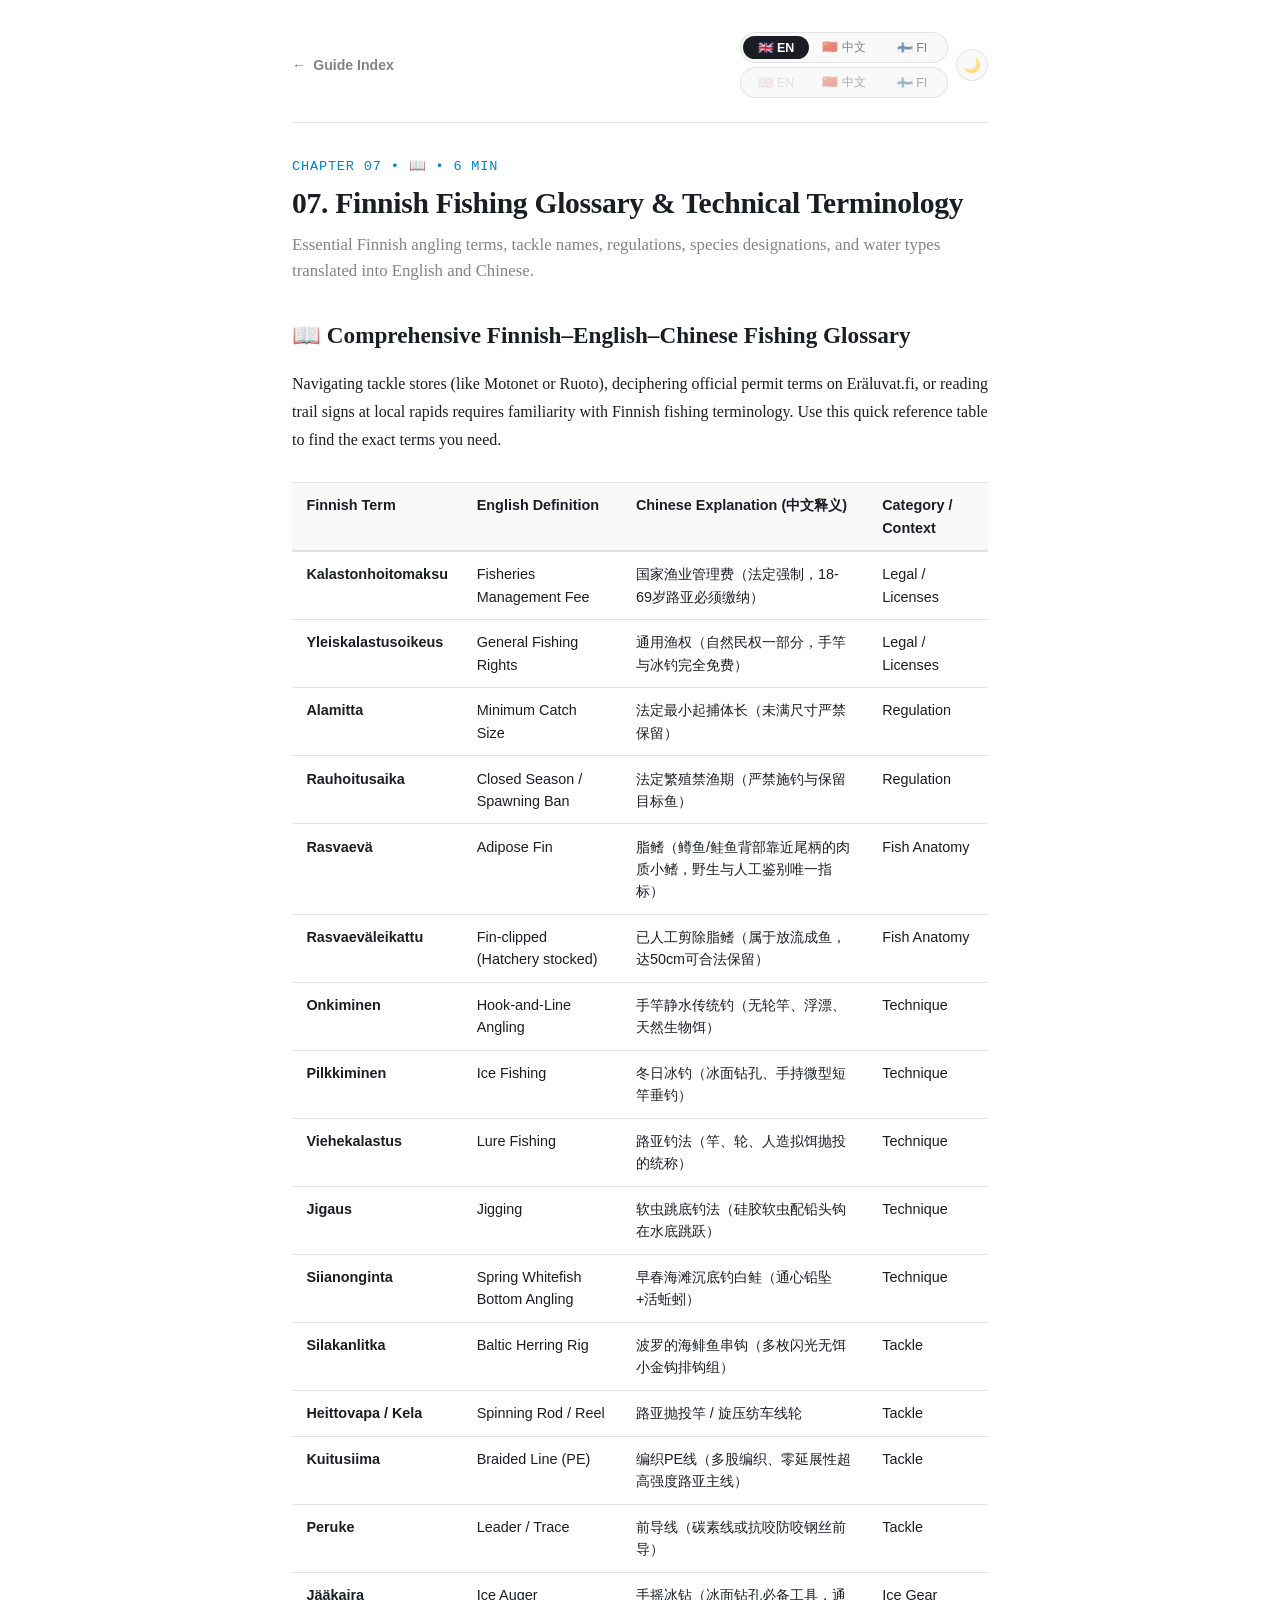
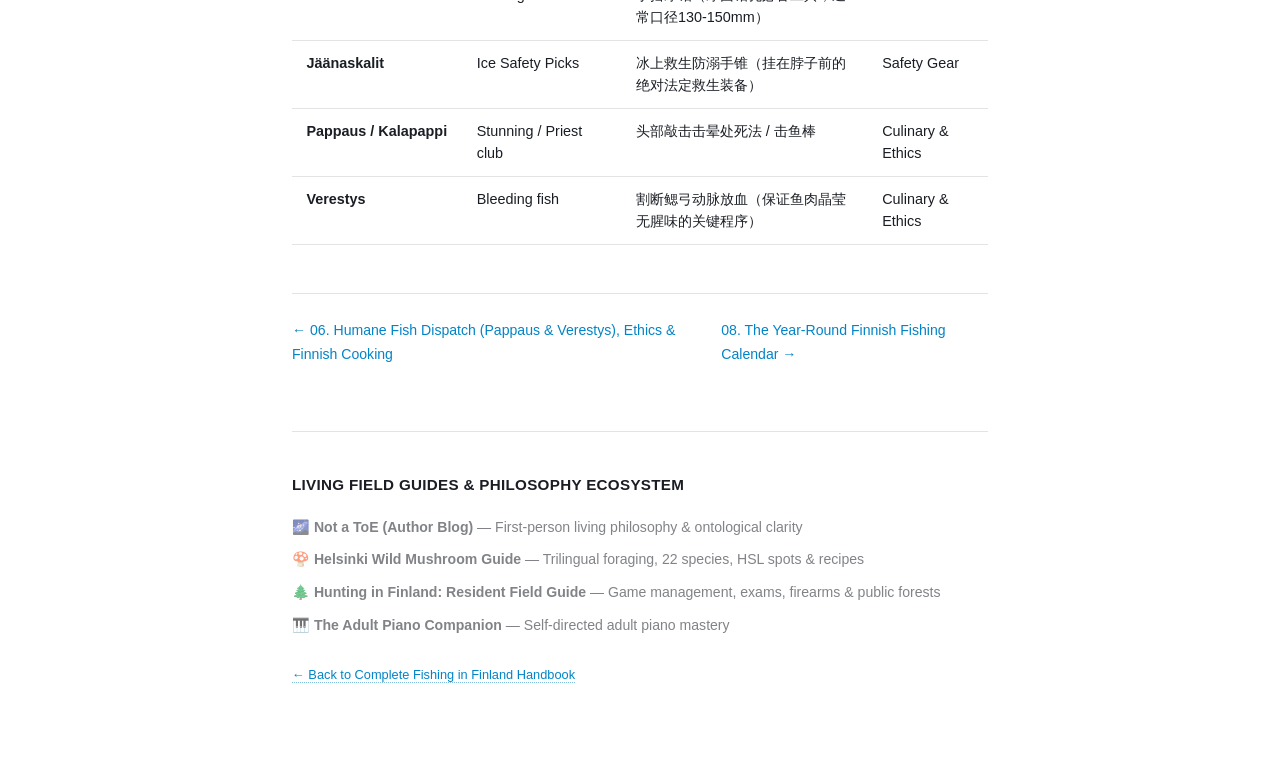
<file: docs/07_finnish_fishing_glossary.html>
<!DOCTYPE html>
<html lang="en">
<head>
  <meta charset="UTF-8">
  <meta name="viewport" content="width=device-width, initial-scale=1.0">
  <title>07. Finnish Fishing Glossary & Technical Terminology | Fishing in Finland</title>
  <meta name="description" content="Essential Finnish angling terms, tackle names, regulations, species designations, and water types translated into English and Chinese.">
  <link rel="stylesheet" href="../styles.css?v=20260912_2">
  <link rel="icon" href="data:image/svg+xml,<svg xmlns=%22http://www.w3.org/2000/svg%22 viewBox=%220 0 100 100%22><text y=%22.9em%22 font-size=%2290%22>🎣</text></svg>">
</head>
<body>

  <div class="wrap">
    <!-- Top Navigation -->
    <nav class="top-nav" aria-label="Breadcrumb Navigation">
      <a href="../index.html" class="brand-badge">
        <span>←</span>
        <span>Guide Index</span>
      </a>

      <div class="top-controls">
        <div class="lang-switcher-wrapper" aria-label="Select Language">
          <div class="lang-row primary-lang-row" aria-label="Primary Language">
            <button class="lang-btn active" data-lang="en" title="English" aria-label="English">🇬🇧 EN</button>
            <button class="lang-btn" data-lang="zh" title="中文" aria-label="中文">🇨🇳 中文</button>
            <button class="lang-btn" data-lang="fi" title="Suomi" aria-label="Suomi">🇫🇮 FI</button>
          </div>
          <div class="lang-row secondary-lang-row" aria-label="Secondary Language (Optional)">
            <button class="lang-btn secondary-btn disabled-lang" data-lang2="en" title="Compare English" aria-label="Compare English">🇬🇧 EN</button>
            <button class="lang-btn secondary-btn" data-lang2="zh" title="与中文对照" aria-label="与中文对照">🇨🇳 中文</button>
            <button class="lang-btn secondary-btn" data-lang2="fi" title="Vertaa suomeksi" aria-label="Vertaa suomeksi">🇫🇮 FI</button>
          </div>
        </div>

        <button id="theme-toggle-btn" class="theme-btn" title="Toggle Theme" aria-label="Toggle Theme">🌙</button>
      </div>
    </nav>

    <!-- Chapter Header -->
    <header class="chapter-header">
      <span class="chapter-num">Chapter 07 • 📖 • 6 min</span>
      <h1 id="chapter-title" class="chapter-title">07. Finnish Fishing Glossary & Technical Terminology</h1>
      <p id="chapter-subtitle" class="chapter-subtitle">Essential Finnish angling terms, tackle names, regulations, species designations, and water types translated into English and Chinese.</p>
    </header>

    <!-- Chapter Content Body -->
    <main id="chapter-body">
      <div class="content">
        <h2>📖 Comprehensive Finnish–English–Chinese Fishing Glossary</h2>
        <p>Navigating tackle stores (like Motonet or Ruoto), deciphering official permit terms on Eräluvat.fi, or reading trail signs at local rapids requires familiarity with Finnish fishing terminology. Use this quick reference table to find the exact terms you need.</p>

        <div class="table-wrap">
          <table>
            <thead>
              <tr>
                <th>Finnish Term</th>
                <th>English Definition</th>
                <th>Chinese Explanation (中文释义)</th>
                <th>Category / Context</th>
              </tr>
            </thead>
            <tbody>
              <tr><td><strong>Kalastonhoitomaksu</strong></td><td>Fisheries Management Fee</td><td>国家渔业管理费（法定强制，18-69岁路亚必须缴纳）</td><td>Legal / Licenses</td></tr>
              <tr><td><strong>Yleiskalastusoikeus</strong></td><td>General Fishing Rights</td><td>通用渔权（自然民权一部分，手竿与冰钓完全免费）</td><td>Legal / Licenses</td></tr>
              <tr><td><strong>Alamitta</strong></td><td>Minimum Catch Size</td><td>法定最小起捕体长（未满尺寸严禁保留）</td><td>Regulation</td></tr>
              <tr><td><strong>Rauhoitusaika</strong></td><td>Closed Season / Spawning Ban</td><td>法定繁殖禁渔期（严禁施钓与保留目标鱼）</td><td>Regulation</td></tr>
              <tr><td><strong>Rasvaevä</strong></td><td>Adipose Fin</td><td>脂鳍（鳟鱼/鲑鱼背部靠近尾柄的肉质小鳍，野生与人工鉴别唯一指标）</td><td>Fish Anatomy</td></tr>
              <tr><td><strong>Rasvaeväleikattu</strong></td><td>Fin-clipped (Hatchery stocked)</td><td>已人工剪除脂鳍（属于放流成鱼，达50cm可合法保留）</td><td>Fish Anatomy</td></tr>
              <tr><td><strong>Onkiminen</strong></td><td>Hook-and-Line Angling</td><td>手竿静水传统钓（无轮竿、浮漂、天然生物饵）</td><td>Technique</td></tr>
              <tr><td><strong>Pilkkiminen</strong></td><td>Ice Fishing</td><td>冬日冰钓（冰面钻孔、手持微型短竿垂钓）</td><td>Technique</td></tr>
              <tr><td><strong>Viehekalastus</strong></td><td>Lure Fishing</td><td>路亚钓法（竿、轮、人造拟饵抛投的统称）</td><td>Technique</td></tr>
              <tr><td><strong>Jigaus</strong></td><td>Jigging</td><td>软虫跳底钓法（硅胶软虫配铅头钩在水底跳跃）</td><td>Technique</td></tr>
              <tr><td><strong>Siianonginta</strong></td><td>Spring Whitefish Bottom Angling</td><td>早春海滩沉底钓白鲑（通心铅坠+活蚯蚓）</td><td>Technique</td></tr>
              <tr><td><strong>Silakanlitka</strong></td><td>Baltic Herring Rig</td><td>波罗的海鲱鱼串钩（多枚闪光无饵小金钩排钩组）</td><td>Tackle</td></tr>
              <tr><td><strong>Heittovapa / Kela</strong></td><td>Spinning Rod / Reel</td><td>路亚抛投竿 / 旋压纺车线轮</td><td>Tackle</td></tr>
              <tr><td><strong>Kuitusiima</strong></td><td>Braided Line (PE)</td><td>编织PE线（多股编织、零延展性超高强度路亚主线）</td><td>Tackle</td></tr>
              <tr><td><strong>Peruke</strong></td><td>Leader / Trace</td><td>前导线（碳素线或抗咬防咬钢丝前导）</td><td>Tackle</td></tr>
              <tr><td><strong>Jääkaira</strong></td><td>Ice Auger</td><td>手摇冰钻（冰面钻孔必备工具，通常口径130-150mm）</td><td>Ice Gear</td></tr>
              <tr><td><strong>Jäänaskalit</strong></td><td>Ice Safety Picks</td><td>冰上救生防溺手锥（挂在脖子前的绝对法定救生装备）</td><td>Safety Gear</td></tr>
              <tr><td><strong>Pappaus / Kalapappi</strong></td><td>Stunning / Priest club</td><td>头部敲击击晕处死法 / 击鱼棒</td><td>Culinary & Ethics</td></tr>
              <tr><td><strong>Verestys</strong></td><td>Bleeding fish</td><td>割断鳃弓动脉放血（保证鱼肉晶莹无腥味的关键程序）</td><td>Culinary & Ethics</td></tr>
            </tbody>
          </table>
        </div>
      </div>
    </main>

    <!-- Prev / Next Navigation -->
    <nav class="doc-nav-bar" aria-label="Chapter Pagination">
      <a href="06_fish_handling_ethics_and_cooking.html" class="doc-nav-link">← 06. Humane Fish Dispatch (Pappaus & Verestys), Ethics & Finnish Cooking</a>
      <a href="08_year_round_seasonal_calendar.html" class="doc-nav-link">08. The Year-Round Finnish Fishing Calendar →</a>
    </nav>

    <!-- Footer -->
    <footer class="site-footer">
      <h3 class="footer-ecosystem-title">Living Field Guides & Philosophy Ecosystem</h3>
      <ul class="footer-links">
        <li>🌌 <a href="https://powerpig99.github.io/not-a-toe/" target="_blank" rel="noopener"><strong>Not a ToE (Author Blog)</strong> — First-person living philosophy & ontological clarity</a></li>
        <li>🍄 <a href="https://powerpig99.github.io/helsinki-mushroom-guide/" target="_blank" rel="noopener"><strong>Helsinki Wild Mushroom Guide</strong> — Trilingual foraging, 22 species, HSL spots & recipes</a></li>
        <li>🌲 <a href="https://powerpig99.github.io/hunting-in-finland/" target="_blank" rel="noopener"><strong>Hunting in Finland: Resident Field Guide</strong> — Game management, exams, firearms & public forests</a></li>
        <li>🎹 <a href="https://powerpig99.github.io/adult-piano-guide/" target="_blank" rel="noopener"><strong>The Adult Piano Companion</strong> — Self-directed adult piano mastery</a></li>
      </ul>
      <div class="footer-meta">
        <p><a href="../index.html">← Back to Complete Fishing in Finland Handbook</a></p>
      </div>
    </footer>
  </div>

  <script>
    (function () {
      const chapter = {"id":"ch7","num":"07","icon":"📖","slug":"finnish_fishing_glossary","title":{"en":"07. Finnish Fishing Glossary & Technical Terminology","zh":"07. 芬兰垂钓核心词汇与专业术语速查中英芬三语对照表","fi":"07. Kalastussanasto ja keskeiset termit"},"subtitle":{"en":"Essential Finnish angling terms, tackle names, regulations, species designations, and water types translated into English and Chinese.","zh":"涵盖法规牌照、竿轮线组、拟饵种类、自然水体分类与生物学特征的英中芬三语权威对照辞典。","fi":"Välinetermit, kalastusmuodot, lainsäädäntö ja lajit suomeksi, englanniksi ja kiinaksi."},"readTime":"6 min","content":{"en":"\n        <h2>📖 Comprehensive Finnish–English–Chinese Fishing Glossary</h2>\n        <p>Navigating tackle stores (like Motonet or Ruoto), deciphering official permit terms on Eräluvat.fi, or reading trail signs at local rapids requires familiarity with Finnish fishing terminology. Use this quick reference table to find the exact terms you need.</p>\n\n        <div class=\"table-wrap\">\n          <table>\n            <thead>\n              <tr>\n                <th>Finnish Term</th>\n                <th>English Definition</th>\n                <th>Chinese Explanation (中文释义)</th>\n                <th>Category / Context</th>\n              </tr>\n            </thead>\n            <tbody>\n              <tr><td><strong>Kalastonhoitomaksu</strong></td><td>Fisheries Management Fee</td><td>国家渔业管理费（法定强制，18-69岁路亚必须缴纳）</td><td>Legal / Licenses</td></tr>\n              <tr><td><strong>Yleiskalastusoikeus</strong></td><td>General Fishing Rights</td><td>通用渔权（自然民权一部分，手竿与冰钓完全免费）</td><td>Legal / Licenses</td></tr>\n              <tr><td><strong>Alamitta</strong></td><td>Minimum Catch Size</td><td>法定最小起捕体长（未满尺寸严禁保留）</td><td>Regulation</td></tr>\n              <tr><td><strong>Rauhoitusaika</strong></td><td>Closed Season / Spawning Ban</td><td>法定繁殖禁渔期（严禁施钓与保留目标鱼）</td><td>Regulation</td></tr>\n              <tr><td><strong>Rasvaevä</strong></td><td>Adipose Fin</td><td>脂鳍（鳟鱼/鲑鱼背部靠近尾柄的肉质小鳍，野生与人工鉴别唯一指标）</td><td>Fish Anatomy</td></tr>\n              <tr><td><strong>Rasvaeväleikattu</strong></td><td>Fin-clipped (Hatchery stocked)</td><td>已人工剪除脂鳍（属于放流成鱼，达50cm可合法保留）</td><td>Fish Anatomy</td></tr>\n              <tr><td><strong>Onkiminen</strong></td><td>Hook-and-Line Angling</td><td>手竿静水传统钓（无轮竿、浮漂、天然生物饵）</td><td>Technique</td></tr>\n              <tr><td><strong>Pilkkiminen</strong></td><td>Ice Fishing</td><td>冬日冰钓（冰面钻孔、手持微型短竿垂钓）</td><td>Technique</td></tr>\n              <tr><td><strong>Viehekalastus</strong></td><td>Lure Fishing</td><td>路亚钓法（竿、轮、人造拟饵抛投的统称）</td><td>Technique</td></tr>\n              <tr><td><strong>Jigaus</strong></td><td>Jigging</td><td>软虫跳底钓法（硅胶软虫配铅头钩在水底跳跃）</td><td>Technique</td></tr>\n              <tr><td><strong>Siianonginta</strong></td><td>Spring Whitefish Bottom Angling</td><td>早春海滩沉底钓白鲑（通心铅坠+活蚯蚓）</td><td>Technique</td></tr>\n              <tr><td><strong>Silakanlitka</strong></td><td>Baltic Herring Rig</td><td>波罗的海鲱鱼串钩（多枚闪光无饵小金钩排钩组）</td><td>Tackle</td></tr>\n              <tr><td><strong>Heittovapa / Kela</strong></td><td>Spinning Rod / Reel</td><td>路亚抛投竿 / 旋压纺车线轮</td><td>Tackle</td></tr>\n              <tr><td><strong>Kuitusiima</strong></td><td>Braided Line (PE)</td><td>编织PE线（多股编织、零延展性超高强度路亚主线）</td><td>Tackle</td></tr>\n              <tr><td><strong>Peruke</strong></td><td>Leader / Trace</td><td>前导线（碳素线或抗咬防咬钢丝前导）</td><td>Tackle</td></tr>\n              <tr><td><strong>Jääkaira</strong></td><td>Ice Auger</td><td>手摇冰钻（冰面钻孔必备工具，通常口径130-150mm）</td><td>Ice Gear</td></tr>\n              <tr><td><strong>Jäänaskalit</strong></td><td>Ice Safety Picks</td><td>冰上救生防溺手锥（挂在脖子前的绝对法定救生装备）</td><td>Safety Gear</td></tr>\n              <tr><td><strong>Pappaus / Kalapappi</strong></td><td>Stunning / Priest club</td><td>头部敲击击晕处死法 / 击鱼棒</td><td>Culinary & Ethics</td></tr>\n              <tr><td><strong>Verestys</strong></td><td>Bleeding fish</td><td>割断鳃弓动脉放血（保证鱼肉晶莹无腥味的关键程序）</td><td>Culinary & Ethics</td></tr>\n            </tbody>\n          </table>\n        </div>\n      ","zh":"\n        <h2>📖 芬兰语–英语–中文核心垂钓词汇速查辞典</h2>\n        <div class=\"table-wrap\">\n          <table>\n            <thead>\n              <tr>\n                <th>芬兰语原文 (Suomi)</th>\n                <th>英语对应 (English)</th>\n                <th>中文专业释义 (Chinese)</th>\n                <th>分类场景</th>\n              </tr>\n            </thead>\n            <tbody>\n              <tr><td><strong>Kalastonhoitomaksu</strong></td><td>Fisheries Management Fee</td><td>国家渔业管理费（法定强制，18-69岁路亚必须缴纳）</td><td>法律与牌照</td></tr>\n              <tr><td><strong>Yleiskalastusoikeus</strong></td><td>General Fishing Rights</td><td>通用渔权（自然民权一部分，手竿与冰钓完全免费）</td><td>法律与牌照</td></tr>\n              <tr><td><strong>Alamitta</strong></td><td>Minimum Catch Size</td><td>法定最小起捕体长（未达标必须立即水面放生）</td><td>法规标准</td></tr>\n              <tr><td><strong>Rauhoitusaika</strong></td><td>Closed Season / Spawning Ban</td><td>法定繁殖禁渔期（严禁在该时间段保留受保护鱼种）</td><td>法规标准</td></tr>\n              <tr><td><strong>Rasvaevä</strong></td><td>Adipose Fin</td><td>脂鳍（鲑鳟鱼背部靠近尾柄的肉质小鳍，野生与人工鉴别唯一指标）</td><td>鱼体解剖</td></tr>\n              <tr><td><strong>Rasvaeväleikattu</strong></td><td>Fin-clipped (Hatchery stocked)</td><td>已剪除脂鳍（人工放流鱼，体长满 50cm 可合法保留）</td><td>鱼体解剖</td></tr>\n              <tr><td><strong>Onkiminen</strong></td><td>Hook-and-Line Angling</td><td>手竿静水垂钓（使用无轮竿、浮漂、铅坠与蚯蚓等天然生物饵）</td><td>技法形式</td></tr>\n              <tr><td><strong>Pilkkiminen</strong></td><td>Ice Fishing</td><td>冬日冰钓（冰面钻孔、手持简易短竿垂直抖动）</td><td>技法形式</td></tr>\n              <tr><td><strong>Viehekalastus</strong></td><td>Lure Fishing</td><td>路亚拟饵钓（竿、旋压轮、人造仿生假饵抛投统称）</td><td>技法形式</td></tr>\n              <tr><td><strong>Jigaus</strong></td><td>Jigging</td><td>软虫跳底技法（硅胶鱼搭配铅头钩，主攻鲈鱼和梭鲈）</td><td>技法形式</td></tr>\n              <tr><td><strong>Siianonginta</strong></td><td>Spring Whitefish Bottom Angling</td><td>早春海滩沉底钓白鲑（通心铅坠+活蚯蚓海滩远投）</td><td>技法形式</td></tr>\n              <tr><td><strong>Silakanlitka</strong></td><td>Baltic Herring Rig</td><td>波罗的海鲱鱼串钩（多枚金色闪光无饵小钩排钩）</td><td>装备配件</td></tr>\n              <tr><td><strong>Jääkaira</strong></td><td>Ice Auger</td><td>手摇冰钻（冬季冰面钻孔核心工具，标准口径 130-150mm）</td><td>冬钓专用</td></tr>\n              <tr><td><strong>Jäänaskalit</strong></td><td>Ice Safety Picks</td><td>安全救生冰锥（挂在胸前、破冰落水自救的法定生命底线装备）</td><td>安全装备</td></tr>\n              <tr><td><strong>Pappaus / Kalapappi</strong></td><td>Stunning / Priest club</td><td>敲击鱼头击晕术 / 专用木质金属敲鱼棒</td><td>料理与人道</td></tr>\n              <tr><td><strong>Verestys</strong></td><td>Bleeding fish</td><td>割断鳃弓彻底放血（确保鱼肉纯白甜美、无一丝腥味的核心工序）</td><td>料理与人道</td></tr>\n            </tbody>\n          </table>\n        </div>\n      ","fi":"\n        <h2>📖 Kalastussanasto</h2>\n        <div class=\"table-wrap\">\n          <table>\n            <thead>\n              <tr>\n                <th>Suomi</th>\n                <th>Englanti</th>\n                <th>Kiina</th>\n                <th>Kategoria</th>\n              </tr>\n            </thead>\n            <tbody>\n              <tr><td><strong>Kalastonhoitomaksu</strong></td><td>Fisheries Management Fee</td><td>国家渔业管理费</td><td>Luvat</td></tr>\n              <tr><td><strong>Yleiskalastusoikeus</strong></td><td>General Fishing Rights</td><td>通用渔权</td><td>Luvat</td></tr>\n              <tr><td><strong>Alamitta</strong></td><td>Minimum Catch Size</td><td>法定最小体长</td><td>Määräykset</td></tr>\n              <tr><td><strong>Rasvaevä</strong></td><td>Adipose Fin</td><td>脂鳍</td><td>Anatomia</td></tr>\n            </tbody>\n          </table>\n        </div>\n      "}};
      chapter.content.en = "\n        <h2>📖 Comprehensive Finnish–English–Chinese Fishing Glossary</h2>\n        <p>Navigating tackle stores (like Motonet or Ruoto), deciphering official permit terms on Eräluvat.fi, or reading trail signs at local rapids requires familiarity with Finnish fishing terminology. Use this quick reference table to find the exact terms you need.</p>\n\n        <div class=\"table-wrap\">\n          <table>\n            <thead>\n              <tr>\n                <th>Finnish Term</th>\n                <th>English Definition</th>\n                <th>Chinese Explanation (中文释义)</th>\n                <th>Category / Context</th>\n              </tr>\n            </thead>\n            <tbody>\n              <tr><td><strong>Kalastonhoitomaksu</strong></td><td>Fisheries Management Fee</td><td>国家渔业管理费（法定强制，18-69岁路亚必须缴纳）</td><td>Legal / Licenses</td></tr>\n              <tr><td><strong>Yleiskalastusoikeus</strong></td><td>General Fishing Rights</td><td>通用渔权（自然民权一部分，手竿与冰钓完全免费）</td><td>Legal / Licenses</td></tr>\n              <tr><td><strong>Alamitta</strong></td><td>Minimum Catch Size</td><td>法定最小起捕体长（未满尺寸严禁保留）</td><td>Regulation</td></tr>\n              <tr><td><strong>Rauhoitusaika</strong></td><td>Closed Season / Spawning Ban</td><td>法定繁殖禁渔期（严禁施钓与保留目标鱼）</td><td>Regulation</td></tr>\n              <tr><td><strong>Rasvaevä</strong></td><td>Adipose Fin</td><td>脂鳍（鳟鱼/鲑鱼背部靠近尾柄的肉质小鳍，野生与人工鉴别唯一指标）</td><td>Fish Anatomy</td></tr>\n              <tr><td><strong>Rasvaeväleikattu</strong></td><td>Fin-clipped (Hatchery stocked)</td><td>已人工剪除脂鳍（属于放流成鱼，达50cm可合法保留）</td><td>Fish Anatomy</td></tr>\n              <tr><td><strong>Onkiminen</strong></td><td>Hook-and-Line Angling</td><td>手竿静水传统钓（无轮竿、浮漂、天然生物饵）</td><td>Technique</td></tr>\n              <tr><td><strong>Pilkkiminen</strong></td><td>Ice Fishing</td><td>冬日冰钓（冰面钻孔、手持微型短竿垂钓）</td><td>Technique</td></tr>\n              <tr><td><strong>Viehekalastus</strong></td><td>Lure Fishing</td><td>路亚钓法（竿、轮、人造拟饵抛投的统称）</td><td>Technique</td></tr>\n              <tr><td><strong>Jigaus</strong></td><td>Jigging</td><td>软虫跳底钓法（硅胶软虫配铅头钩在水底跳跃）</td><td>Technique</td></tr>\n              <tr><td><strong>Siianonginta</strong></td><td>Spring Whitefish Bottom Angling</td><td>早春海滩沉底钓白鲑（通心铅坠+活蚯蚓）</td><td>Technique</td></tr>\n              <tr><td><strong>Silakanlitka</strong></td><td>Baltic Herring Rig</td><td>波罗的海鲱鱼串钩（多枚闪光无饵小金钩排钩组）</td><td>Tackle</td></tr>\n              <tr><td><strong>Heittovapa / Kela</strong></td><td>Spinning Rod / Reel</td><td>路亚抛投竿 / 旋压纺车线轮</td><td>Tackle</td></tr>\n              <tr><td><strong>Kuitusiima</strong></td><td>Braided Line (PE)</td><td>编织PE线（多股编织、零延展性超高强度路亚主线）</td><td>Tackle</td></tr>\n              <tr><td><strong>Peruke</strong></td><td>Leader / Trace</td><td>前导线（碳素线或抗咬防咬钢丝前导）</td><td>Tackle</td></tr>\n              <tr><td><strong>Jääkaira</strong></td><td>Ice Auger</td><td>手摇冰钻（冰面钻孔必备工具，通常口径130-150mm）</td><td>Ice Gear</td></tr>\n              <tr><td><strong>Jäänaskalit</strong></td><td>Ice Safety Picks</td><td>冰上救生防溺手锥（挂在脖子前的绝对法定救生装备）</td><td>Safety Gear</td></tr>\n              <tr><td><strong>Pappaus / Kalapappi</strong></td><td>Stunning / Priest club</td><td>头部敲击击晕处死法 / 击鱼棒</td><td>Culinary & Ethics</td></tr>\n              <tr><td><strong>Verestys</strong></td><td>Bleeding fish</td><td>割断鳃弓动脉放血（保证鱼肉晶莹无腥味的关键程序）</td><td>Culinary & Ethics</td></tr>\n            </tbody>\n          </table>\n        </div>\n      ";
      chapter.content.zh = "\n        <h2>📖 芬兰语–英语–中文核心垂钓词汇速查辞典</h2>\n        <div class=\"table-wrap\">\n          <table>\n            <thead>\n              <tr>\n                <th>芬兰语原文 (Suomi)</th>\n                <th>英语对应 (English)</th>\n                <th>中文专业释义 (Chinese)</th>\n                <th>分类场景</th>\n              </tr>\n            </thead>\n            <tbody>\n              <tr><td><strong>Kalastonhoitomaksu</strong></td><td>Fisheries Management Fee</td><td>国家渔业管理费（法定强制，18-69岁路亚必须缴纳）</td><td>法律与牌照</td></tr>\n              <tr><td><strong>Yleiskalastusoikeus</strong></td><td>General Fishing Rights</td><td>通用渔权（自然民权一部分，手竿与冰钓完全免费）</td><td>法律与牌照</td></tr>\n              <tr><td><strong>Alamitta</strong></td><td>Minimum Catch Size</td><td>法定最小起捕体长（未达标必须立即水面放生）</td><td>法规标准</td></tr>\n              <tr><td><strong>Rauhoitusaika</strong></td><td>Closed Season / Spawning Ban</td><td>法定繁殖禁渔期（严禁在该时间段保留受保护鱼种）</td><td>法规标准</td></tr>\n              <tr><td><strong>Rasvaevä</strong></td><td>Adipose Fin</td><td>脂鳍（鲑鳟鱼背部靠近尾柄的肉质小鳍，野生与人工鉴别唯一指标）</td><td>鱼体解剖</td></tr>\n              <tr><td><strong>Rasvaeväleikattu</strong></td><td>Fin-clipped (Hatchery stocked)</td><td>已剪除脂鳍（人工放流鱼，体长满 50cm 可合法保留）</td><td>鱼体解剖</td></tr>\n              <tr><td><strong>Onkiminen</strong></td><td>Hook-and-Line Angling</td><td>手竿静水垂钓（使用无轮竿、浮漂、铅坠与蚯蚓等天然生物饵）</td><td>技法形式</td></tr>\n              <tr><td><strong>Pilkkiminen</strong></td><td>Ice Fishing</td><td>冬日冰钓（冰面钻孔、手持简易短竿垂直抖动）</td><td>技法形式</td></tr>\n              <tr><td><strong>Viehekalastus</strong></td><td>Lure Fishing</td><td>路亚拟饵钓（竿、旋压轮、人造仿生假饵抛投统称）</td><td>技法形式</td></tr>\n              <tr><td><strong>Jigaus</strong></td><td>Jigging</td><td>软虫跳底技法（硅胶鱼搭配铅头钩，主攻鲈鱼和梭鲈）</td><td>技法形式</td></tr>\n              <tr><td><strong>Siianonginta</strong></td><td>Spring Whitefish Bottom Angling</td><td>早春海滩沉底钓白鲑（通心铅坠+活蚯蚓海滩远投）</td><td>技法形式</td></tr>\n              <tr><td><strong>Silakanlitka</strong></td><td>Baltic Herring Rig</td><td>波罗的海鲱鱼串钩（多枚金色闪光无饵小钩排钩）</td><td>装备配件</td></tr>\n              <tr><td><strong>Jääkaira</strong></td><td>Ice Auger</td><td>手摇冰钻（冬季冰面钻孔核心工具，标准口径 130-150mm）</td><td>冬钓专用</td></tr>\n              <tr><td><strong>Jäänaskalit</strong></td><td>Ice Safety Picks</td><td>安全救生冰锥（挂在胸前、破冰落水自救的法定生命底线装备）</td><td>安全装备</td></tr>\n              <tr><td><strong>Pappaus / Kalapappi</strong></td><td>Stunning / Priest club</td><td>敲击鱼头击晕术 / 专用木质金属敲鱼棒</td><td>料理与人道</td></tr>\n              <tr><td><strong>Verestys</strong></td><td>Bleeding fish</td><td>割断鳃弓彻底放血（确保鱼肉纯白甜美、无一丝腥味的核心工序）</td><td>料理与人道</td></tr>\n            </tbody>\n          </table>\n        </div>\n      ";
      chapter.content.fi = "\n        <h2>📖 Kalastussanasto</h2>\n        <div class=\"table-wrap\">\n          <table>\n            <thead>\n              <tr>\n                <th>Suomi</th>\n                <th>Englanti</th>\n                <th>Kiina</th>\n                <th>Kategoria</th>\n              </tr>\n            </thead>\n            <tbody>\n              <tr><td><strong>Kalastonhoitomaksu</strong></td><td>Fisheries Management Fee</td><td>国家渔业管理费</td><td>Luvat</td></tr>\n              <tr><td><strong>Yleiskalastusoikeus</strong></td><td>General Fishing Rights</td><td>通用渔权</td><td>Luvat</td></tr>\n              <tr><td><strong>Alamitta</strong></td><td>Minimum Catch Size</td><td>法定最小体长</td><td>Määräykset</td></tr>\n              <tr><td><strong>Rasvaevä</strong></td><td>Adipose Fin</td><td>脂鳍</td><td>Anatomia</td></tr>\n            </tbody>\n          </table>\n        </div>\n      ";

      let currentLang = localStorage.getItem('fishing_lang') || 'en';
      let secondaryLang = localStorage.getItem('fishing_lang2') || null;
      let currentTheme = localStorage.getItem('fishing_theme') || (window.matchMedia('(prefers-color-scheme: dark)').matches ? 'dark' : 'light');

      if (secondaryLang === currentLang) secondaryLang = null;

      const htmlEl = document.documentElement;
      const titleEl = document.getElementById('chapter-title');
      const subEl = document.getElementById('chapter-subtitle');
      const bodyEl = document.getElementById('chapter-body');
      const primaryBtns = document.querySelectorAll('.primary-lang-row .lang-btn, [data-lang]');
      const secondaryBtns = document.querySelectorAll('.secondary-lang-row .lang-btn, [data-lang2]');
      const themeBtn = document.getElementById('theme-toggle-btn');

      const LABELS = {
        en: "🇬🇧 English",
        zh: "🇨🇳 中文",
        fi: "🇫🇮 Suomi"
      };

      function initTheme() {
        htmlEl.setAttribute('data-theme', currentTheme);
        if (themeBtn) themeBtn.innerHTML = currentTheme === 'dark' ? '☀️' : '🌙';
      }

      function toggleTheme() {
        currentTheme = currentTheme === 'dark' ? 'light' : 'dark';
        htmlEl.setAttribute('data-theme', currentTheme);
        localStorage.setItem('fishing_theme', currentTheme);
        if (themeBtn) themeBtn.innerHTML = currentTheme === 'dark' ? '☀️' : '🌙';
      }

      function render() {
        primaryBtns.forEach(btn => {
          if (btn.dataset.lang === currentLang) btn.classList.add('active');
          else btn.classList.remove('active');
        });

        secondaryBtns.forEach(btn => {
          const l2 = btn.dataset.lang2;
          btn.classList.remove('active-secondary', 'disabled-lang');
          if (l2 === currentLang) {
            btn.classList.add('disabled-lang');
          } else if (l2 === secondaryLang) {
            btn.classList.add('active-secondary');
          }
        });

        const t1 = chapter.title[currentLang] || chapter.title.en;
        const sub1 = chapter.subtitle[currentLang] || chapter.subtitle.en;
        const c1 = chapter.content[currentLang] || chapter.content.en;

        if (secondaryLang) {
          const t2 = chapter.title[secondaryLang] || chapter.title.en;
          const sub2 = chapter.subtitle[secondaryLang] || chapter.subtitle.en;
          const c2 = chapter.content[secondaryLang] || chapter.content.en;

          titleEl.innerHTML = '<div>' + t1 + '</div><div style="font-size: 0.78em; color: var(--muted); font-weight: 500; margin-top: 0.25rem;">' + t2 + '</div>';
          subEl.innerHTML = '<div>' + sub1 + '</div><div style="font-size: 0.9em; margin-top: 0.25rem;">' + sub2 + '</div>';
          bodyEl.innerHTML = '<div class="dual-container"><div class="dual-lang-block"><span class="dual-lang-label">' + LABELS[currentLang] + ' (Primary)</span><div class="content">' + c1 + '</div></div><div class="dual-lang-block"><span class="dual-lang-label">' + LABELS[secondaryLang] + ' (Comparison)</span><div class="content">' + c2 + '</div></div></div>';
        } else {
          titleEl.innerHTML = t1;
          subEl.innerHTML = sub1;
          bodyEl.innerHTML = '<div class="content">' + c1 + '</div>';
        }
      }

      function setPrimary(lang) {
        currentLang = lang;
        localStorage.setItem('fishing_lang', lang);
        if (secondaryLang === lang) {
          secondaryLang = null;
          localStorage.removeItem('fishing_lang2');
        }
        render();
      }

      function toggleSecondary(candidate) {
        if (candidate === currentLang) return;
        if (secondaryLang === candidate) {
          secondaryLang = null;
          localStorage.removeItem('fishing_lang2');
        } else {
          secondaryLang = candidate;
          localStorage.setItem('fishing_lang2', candidate);
        }
        render();
      }

      primaryBtns.forEach(btn => btn.addEventListener('click', () => setPrimary(btn.dataset.lang)));
      secondaryBtns.forEach(btn => btn.addEventListener('click', () => toggleSecondary(btn.dataset.lang2)));
      if (themeBtn) themeBtn.addEventListener('click', toggleTheme);

      initTheme();
      render();
    })();
  </script>
</body>
</html>
</file>
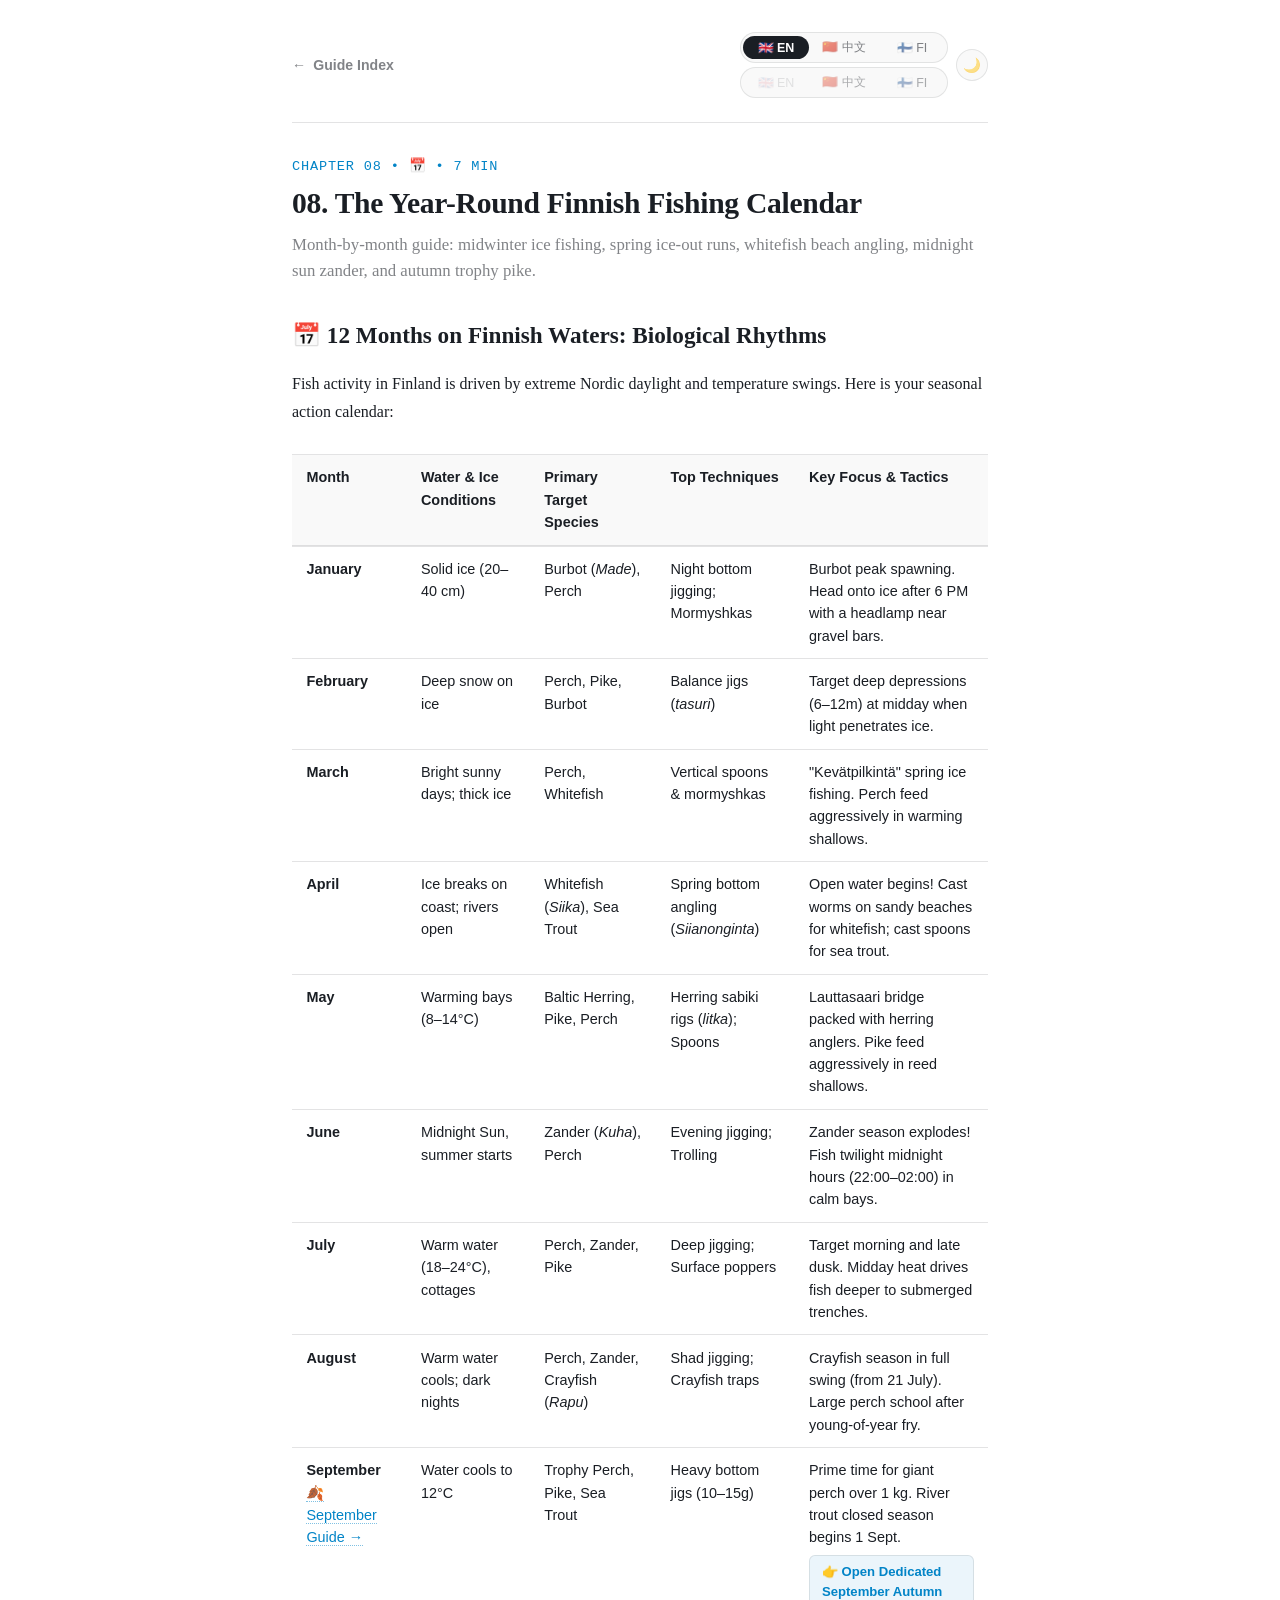
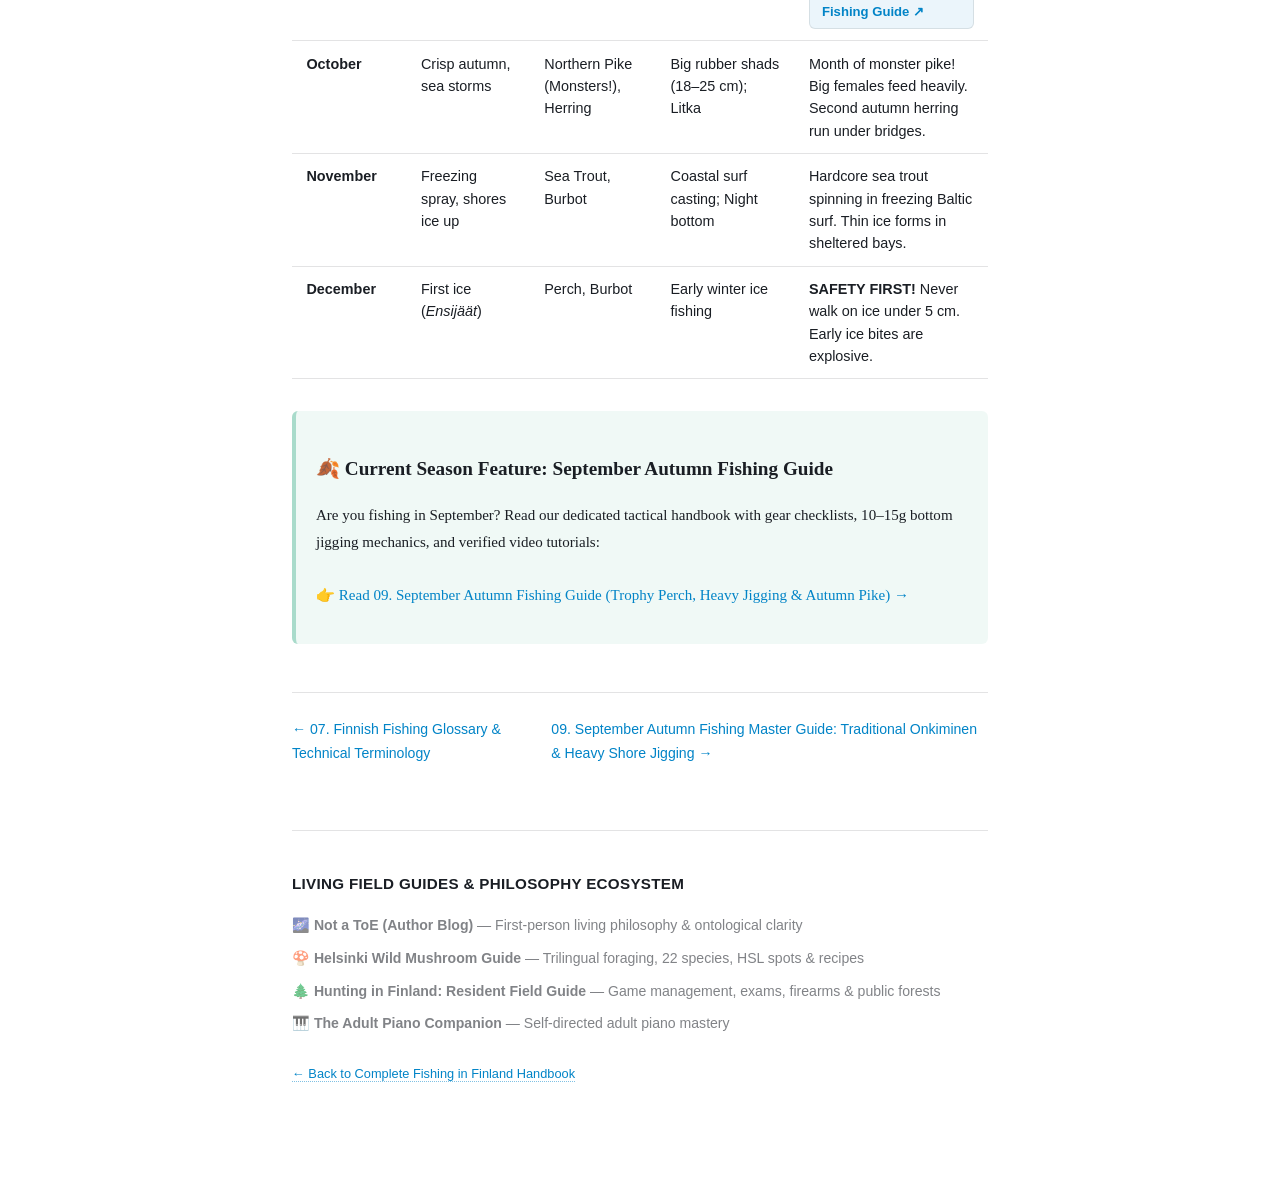
<file: docs/08_year_round_seasonal_calendar.html>
<!DOCTYPE html>
<html lang="en">
<head>
  <meta charset="UTF-8">
  <meta name="viewport" content="width=device-width, initial-scale=1.0">
  <title>08. The Year-Round Finnish Fishing Calendar | Fishing in Finland</title>
  <meta name="description" content="Month-by-month guide: midwinter ice fishing, spring ice-out runs, whitefish beach angling, midnight sun zander, and autumn trophy pike.">
  <link rel="stylesheet" href="../styles.css?v=20260912_2">
  <link rel="icon" href="data:image/svg+xml,<svg xmlns=%22http://www.w3.org/2000/svg%22 viewBox=%220 0 100 100%22><text y=%22.9em%22 font-size=%2290%22>🎣</text></svg>">
</head>
<body>

  <div class="wrap">
    <!-- Top Navigation -->
    <nav class="top-nav" aria-label="Breadcrumb Navigation">
      <a href="../index.html" class="brand-badge">
        <span>←</span>
        <span>Guide Index</span>
      </a>

      <div class="top-controls">
        <div class="lang-switcher-wrapper" aria-label="Select Language">
          <div class="lang-row primary-lang-row" aria-label="Primary Language">
            <button class="lang-btn active" data-lang="en" title="English" aria-label="English">🇬🇧 EN</button>
            <button class="lang-btn" data-lang="zh" title="中文" aria-label="中文">🇨🇳 中文</button>
            <button class="lang-btn" data-lang="fi" title="Suomi" aria-label="Suomi">🇫🇮 FI</button>
          </div>
          <div class="lang-row secondary-lang-row" aria-label="Secondary Language (Optional)">
            <button class="lang-btn secondary-btn disabled-lang" data-lang2="en" title="Compare English" aria-label="Compare English">🇬🇧 EN</button>
            <button class="lang-btn secondary-btn" data-lang2="zh" title="与中文对照" aria-label="与中文对照">🇨🇳 中文</button>
            <button class="lang-btn secondary-btn" data-lang2="fi" title="Vertaa suomeksi" aria-label="Vertaa suomeksi">🇫🇮 FI</button>
          </div>
        </div>

        <button id="theme-toggle-btn" class="theme-btn" title="Toggle Theme" aria-label="Toggle Theme">🌙</button>
      </div>
    </nav>

    <!-- Chapter Header -->
    <header class="chapter-header">
      <span class="chapter-num">Chapter 08 • 📅 • 7 min</span>
      <h1 id="chapter-title" class="chapter-title">08. The Year-Round Finnish Fishing Calendar</h1>
      <p id="chapter-subtitle" class="chapter-subtitle">Month-by-month guide: midwinter ice fishing, spring ice-out runs, whitefish beach angling, midnight sun zander, and autumn trophy pike.</p>
    </header>

    <!-- Chapter Content Body -->
    <main id="chapter-body">
      <div class="content">
        <h2>📅 12 Months on Finnish Waters: Biological Rhythms</h2>
        <p>Fish activity in Finland is driven by extreme Nordic daylight and temperature swings. Here is your seasonal action calendar:</p>

        <div class="table-wrap">
          <table>
            <thead>
              <tr>
                <th>Month</th>
                <th>Water &amp; Ice Conditions</th>
                <th>Primary Target Species</th>
                <th>Top Techniques</th>
                <th>Key Focus &amp; Tactics</th>
              </tr>
            </thead>
            <tbody>
              <tr><td><strong>January</strong></td><td>Solid ice (20–40 cm)</td><td>Burbot (<em>Made</em>), Perch</td><td>Night bottom jigging; Mormyshkas</td><td>Burbot peak spawning. Head onto ice after 6 PM with a headlamp near gravel bars.</td></tr>
              <tr><td><strong>February</strong></td><td>Deep snow on ice</td><td>Perch, Pike, Burbot</td><td>Balance jigs (<em>tasuri</em>)</td><td>Target deep depressions (6–12m) at midday when light penetrates ice.</td></tr>
              <tr><td><strong>March</strong></td><td>Bright sunny days; thick ice</td><td>Perch, Whitefish</td><td>Vertical spoons &amp; mormyshkas</td><td>"Kevätpilkintä" spring ice fishing. Perch feed aggressively in warming shallows.</td></tr>
              <tr><td><strong>April</strong></td><td>Ice breaks on coast; rivers open</td><td>Whitefish (<em>Siika</em>), Sea Trout</td><td>Spring bottom angling (<em>Siianonginta</em>)</td><td>Open water begins! Cast worms on sandy beaches for whitefish; cast spoons for sea trout.</td></tr>
              <tr><td><strong>May</strong></td><td>Warming bays (8–14°C)</td><td>Baltic Herring, Pike, Perch</td><td>Herring sabiki rigs (<em>litka</em>); Spoons</td><td>Lauttasaari bridge packed with herring anglers. Pike feed aggressively in reed shallows.</td></tr>
              <tr><td><strong>June</strong></td><td>Midnight Sun, summer starts</td><td>Zander (<em>Kuha</em>), Perch</td><td>Evening jigging; Trolling</td><td>Zander season explodes! Fish twilight midnight hours (22:00–02:00) in calm bays.</td></tr>
              <tr><td><strong>July</strong></td><td>Warm water (18–24°C), cottages</td><td>Perch, Zander, Pike</td><td>Deep jigging; Surface poppers</td><td>Target morning and late dusk. Midday heat drives fish deeper to submerged trenches.</td></tr>
              <tr><td><strong>August</strong></td><td>Warm water cools; dark nights</td><td>Perch, Zander, Crayfish (<em>Rapu</em>)</td><td>Shad jigging; Crayfish traps</td><td>Crayfish season in full swing (from 21 July). Large perch school after young-of-year fry.</td></tr>
              <tr>
  <td>
    <strong>September</strong><br>
    <a href="09_september_autumn_fishing_guide.html" class="calendar-subguide-link">🍂 September Guide →</a>
  </td>
  <td>Water cools to 12°C</td>
  <td>Trophy Perch, Pike, Sea Trout</td>
  <td>Heavy bottom jigs (10–15g)</td>
  <td>
    Prime time for giant perch over 1 kg. River trout closed season begins 1 Sept.<br>
    <a href="09_september_autumn_fishing_guide.html" class="calendar-detail-btn">👉 Open Dedicated September Autumn Fishing Guide ↗</a>
  </td>
</tr>
              <tr><td><strong>October</strong></td><td>Crisp autumn, sea storms</td><td>Northern Pike (Monsters!), Herring</td><td>Big rubber shads (18–25 cm); Litka</td><td>Month of monster pike! Big females feed heavily. Second autumn herring run under bridges.</td></tr>
              <tr><td><strong>November</strong></td><td>Freezing spray, shores ice up</td><td>Sea Trout, Burbot</td><td>Coastal surf casting; Night bottom</td><td>Hardcore sea trout spinning in freezing Baltic surf. Thin ice forms in sheltered bays.</td></tr>
              <tr><td><strong>December</strong></td><td>First ice (<em>Ensijäät</em>)</td><td>Perch, Burbot</td><td>Early winter ice fishing</td><td><strong>SAFETY FIRST!</strong> Never walk on ice under 5 cm. Early ice bites are explosive.</td></tr>
            </tbody>
          </table>
        </div>
      
<div class="callout callout-tip" style="margin-top: 2rem;">
  <h3>🍂 Current Season Feature: September Autumn Fishing Guide</h3>
  <p>Are you fishing in September? Read our dedicated tactical handbook with gear checklists, 10–15g bottom jigging mechanics, and verified video tutorials:</p>
  <p><a href="09_september_autumn_fishing_guide.html" class="doc-nav-link" style="display: inline-block; margin-top: 0.5rem;">👉 Read 09. September Autumn Fishing Guide (Trophy Perch, Heavy Jigging & Autumn Pike) →</a></p>
</div>
</div>
    </main>

    <!-- Prev / Next Navigation -->
    <nav class="doc-nav-bar" aria-label="Chapter Pagination">
      <a href="07_finnish_fishing_glossary.html" class="doc-nav-link">← 07. Finnish Fishing Glossary & Technical Terminology</a>
      <a href="09_september_autumn_fishing_guide.html" class="doc-nav-link">09. September Autumn Fishing Master Guide: Traditional Onkiminen & Heavy Shore Jigging →</a>
    </nav>

    <!-- Footer -->
    <footer class="site-footer">
      <h3 class="footer-ecosystem-title">Living Field Guides & Philosophy Ecosystem</h3>
      <ul class="footer-links">
        <li>🌌 <a href="https://powerpig99.github.io/not-a-toe/" target="_blank" rel="noopener"><strong>Not a ToE (Author Blog)</strong> — First-person living philosophy & ontological clarity</a></li>
        <li>🍄 <a href="https://powerpig99.github.io/helsinki-mushroom-guide/" target="_blank" rel="noopener"><strong>Helsinki Wild Mushroom Guide</strong> — Trilingual foraging, 22 species, HSL spots & recipes</a></li>
        <li>🌲 <a href="https://powerpig99.github.io/hunting-in-finland/" target="_blank" rel="noopener"><strong>Hunting in Finland: Resident Field Guide</strong> — Game management, exams, firearms & public forests</a></li>
        <li>🎹 <a href="https://powerpig99.github.io/adult-piano-guide/" target="_blank" rel="noopener"><strong>The Adult Piano Companion</strong> — Self-directed adult piano mastery</a></li>
      </ul>
      <div class="footer-meta">
        <p><a href="../index.html">← Back to Complete Fishing in Finland Handbook</a></p>
      </div>
    </footer>
  </div>

  <script>
    (function () {
      const chapter = {"id":"ch8","num":"08","icon":"📅","slug":"year_round_seasonal_calendar","title":{"en":"08. The Year-Round Finnish Fishing Calendar","zh":"08. 芬兰四季垂钓物候周期与月度行动日历","fi":"08. Kalenterivuosi ja kalastuksen sesongit Suomessa"},"subtitle":{"en":"Month-by-month guide: midwinter ice fishing, spring ice-out runs, whitefish beach angling, midnight sun zander, and autumn trophy pike.","zh":"逐月全景解构：深冬黑夜冰钓江鳕、早春开江白鲑狂欢、初夏极昼午夜梭鲈、金秋大咬狂欢与初冬结冰安全法则。","fi":"Kuukausikohtainen opas: talvipilkit, kevään siika, keskiyön kuha ja syksyn suurhauet."},"readTime":"7 min","content":{"en":"\n        <h2>📅 12 Months on Finnish Waters: Biological Rhythms</h2>\n        <p>Fish activity in Finland is driven by extreme Nordic daylight and temperature swings. Here is your seasonal action calendar:</p>\n\n        <div class=\"table-wrap\">\n          <table>\n            <thead>\n              <tr>\n                <th>Month</th>\n                <th>Water &amp; Ice Conditions</th>\n                <th>Primary Target Species</th>\n                <th>Top Techniques</th>\n                <th>Key Focus &amp; Tactics</th>\n              </tr>\n            </thead>\n            <tbody>\n              <tr><td><strong>January</strong></td><td>Solid ice (20–40 cm)</td><td>Burbot (<em>Made</em>), Perch</td><td>Night bottom jigging; Mormyshkas</td><td>Burbot peak spawning. Head onto ice after 6 PM with a headlamp near gravel bars.</td></tr>\n              <tr><td><strong>February</strong></td><td>Deep snow on ice</td><td>Perch, Pike, Burbot</td><td>Balance jigs (<em>tasuri</em>)</td><td>Target deep depressions (6–12m) at midday when light penetrates ice.</td></tr>\n              <tr><td><strong>March</strong></td><td>Bright sunny days; thick ice</td><td>Perch, Whitefish</td><td>Vertical spoons &amp; mormyshkas</td><td>\"Kevätpilkintä\" spring ice fishing. Perch feed aggressively in warming shallows.</td></tr>\n              <tr><td><strong>April</strong></td><td>Ice breaks on coast; rivers open</td><td>Whitefish (<em>Siika</em>), Sea Trout</td><td>Spring bottom angling (<em>Siianonginta</em>)</td><td>Open water begins! Cast worms on sandy beaches for whitefish; cast spoons for sea trout.</td></tr>\n              <tr><td><strong>May</strong></td><td>Warming bays (8–14°C)</td><td>Baltic Herring, Pike, Perch</td><td>Herring sabiki rigs (<em>litka</em>); Spoons</td><td>Lauttasaari bridge packed with herring anglers. Pike feed aggressively in reed shallows.</td></tr>\n              <tr><td><strong>June</strong></td><td>Midnight Sun, summer starts</td><td>Zander (<em>Kuha</em>), Perch</td><td>Evening jigging; Trolling</td><td>Zander season explodes! Fish twilight midnight hours (22:00–02:00) in calm bays.</td></tr>\n              <tr><td><strong>July</strong></td><td>Warm water (18–24°C), cottages</td><td>Perch, Zander, Pike</td><td>Deep jigging; Surface poppers</td><td>Target morning and late dusk. Midday heat drives fish deeper to submerged trenches.</td></tr>\n              <tr><td><strong>August</strong></td><td>Warm water cools; dark nights</td><td>Perch, Zander, Crayfish (<em>Rapu</em>)</td><td>Shad jigging; Crayfish traps</td><td>Crayfish season in full swing (from 21 July). Large perch school after young-of-year fry.</td></tr>\n              <tr>\n  <td>\n    <strong>September</strong><br>\n    <a href=\"09_september_autumn_fishing_guide.html\" class=\"calendar-subguide-link\">🍂 September Guide →</a>\n  </td>\n  <td>Water cools to 12°C</td>\n  <td>Trophy Perch, Pike, Sea Trout</td>\n  <td>Heavy bottom jigs (10–15g)</td>\n  <td>\n    Prime time for giant perch over 1 kg. River trout closed season begins 1 Sept.<br>\n    <a href=\"09_september_autumn_fishing_guide.html\" class=\"calendar-detail-btn\">👉 Open Dedicated September Autumn Fishing Guide ↗</a>\n  </td>\n</tr>\n              <tr><td><strong>October</strong></td><td>Crisp autumn, sea storms</td><td>Northern Pike (Monsters!), Herring</td><td>Big rubber shads (18–25 cm); Litka</td><td>Month of monster pike! Big females feed heavily. Second autumn herring run under bridges.</td></tr>\n              <tr><td><strong>November</strong></td><td>Freezing spray, shores ice up</td><td>Sea Trout, Burbot</td><td>Coastal surf casting; Night bottom</td><td>Hardcore sea trout spinning in freezing Baltic surf. Thin ice forms in sheltered bays.</td></tr>\n              <tr><td><strong>December</strong></td><td>First ice (<em>Ensijäät</em>)</td><td>Perch, Burbot</td><td>Early winter ice fishing</td><td><strong>SAFETY FIRST!</strong> Never walk on ice under 5 cm. Early ice bites are explosive.</td></tr>\n            </tbody>\n          </table>\n        </div>\n      \n<div class=\"callout callout-tip\" style=\"margin-top: 2rem;\">\n  <h3>🍂 Current Season Feature: September Autumn Fishing Guide</h3>\n  <p>Are you fishing in September? Read our dedicated tactical handbook with gear checklists, 10–15g bottom jigging mechanics, and verified video tutorials:</p>\n  <p><a href=\"09_september_autumn_fishing_guide.html\" class=\"doc-nav-link\" style=\"display: inline-block; margin-top: 0.5rem;\">👉 Read 09. September Autumn Fishing Guide (Trophy Perch, Heavy Jigging & Autumn Pike) →</a></p>\n</div>\n","zh":"\n        <h2>📅 芬兰水域十二月物候周期与行动月历</h2>\n        <div class=\"table-wrap\">\n          <table>\n            <thead>\n              <tr>\n                <th>月份</th>\n                <th>水温与冰层物候</th>\n                <th>当月核心主攻鱼种</th>\n                <th>最具杀伤力技法</th>\n                <th>出钓战术与注意事项</th>\n              </tr>\n            </thead>\n            <tbody>\n              <tr><td><strong>一月（Tammikuu）</strong></td><td>千里冰封，冰层厚达 20–40 厘米</td><td>江鳕（山鲶鱼）、五道黑</td><td>黑夜沉底重铅跳底；微型米粒铅头（Morri）</td><td>江鳕产卵大爆发。傍晚6点戴头灯上冰，在砂砾乱石浅坑底钓，肉嫩肝肥。</td></tr>\n              <tr><td><strong>二月（Helmikuu）</strong></td><td>隆冬雪厚，水温逼近0℃</td><td>五道黑、狗鱼、江鳕</td><td>平衡小鱼（Tasuri）</td><td>五道黑缩在湖底6-12米深坑越冬。正午光照最强时下饵。</td></tr>\n              <tr><td><strong>三月（Maaliskuu）</strong></td><td>春阳高照，日照飞速延长</td><td>大五道黑、白鲑</td><td>垂直冰钓亮片搭挂红虫；平衡拟饵</td><td>“春季冰钓（Kevätpilkintä）”黄金期！阳光晒暖浅水，五道黑疯狂觅食。</td></tr>\n              <tr><td><strong>四月（Huhtikuu）</strong></td><td>沿海海冰消融开江</td><td>白鲑（Siika）、海鳟</td><td><strong>春季海滩沉底钓（Siianonginta）</strong></td><td>开江狂欢！在赫尔辛基/埃斯波向阳沙滩抛投活蚯蚓钓白鲑；向海礁石抛亮片找海鳟。</td></tr>\n              <tr><td><strong>五月（Toukokuu）</strong></td><td>浅湾升温（8–14℃），水草初生</td><td>波罗的海小鲱鱼、大狗鱼</td><td>鲱鱼串钩（Litka）；浅滩亮片</td><td>Lauttasaari 跨海大桥鲱鱼狂欢月！产卵后极度饥饿的狗鱼聚集在近岸芦苇丛。</td></tr>\n              <tr><td><strong>六月（Kesäkuu）</strong></td><td>极昼白夜，入夏水暖</td><td>梭鲈（Kuha）、大拟鲈</td><td>傍晚软虫跳底（Jigaus）；拖钓</td><td>梭鲈大军全线出动！晚上10点至凌晨2点微曦暮色中在避风海湾软虫跳底。</td></tr>\n              <tr><td><strong>七月（Heinäkuu）</strong></td><td>最高水温（18–24℃），木屋度假</td><td>五道黑、梭鲈、狗鱼</td><td>深水跳底；水面波趴；休闲手竿</td><td>抓清晨与黄昏两头。正午大鱼多隐匿于深水水草根部或深坑避暑。</td></tr>\n              <tr><td><strong>八月（Elokuu）</strong></td><td>黑夜回归，水温温和下行</td><td>五道黑、梭鲈、小龙虾（Rapu）</td><td>软虫；倒吊；地笼捕虾</td><td>7月21日正午法定小龙虾捕捞期开启。当年生小鱼成群，大鲈结群炸水。</td></tr>\n              <tr>\n  <td>\n    <strong>九月（Syyskuu）</strong><br>\n    <a href=\"09_september_autumn_fishing_guide.html\" class=\"calendar-subguide-link\">🍂 九月专项指南 →</a>\n  </td>\n  <td>秋意渐浓，水温跌至 12℃</td>\n  <td>公斤级巨鲈、大狗鱼、海鳟</td>\n  <td>10–15g 铅头重软虫触底</td>\n  <td>\n    冲刺公斤级单尾巨型五道黑的最佳黄金月！注意9月1日起内陆活水河流鳟鱼禁渔。<br>\n    <a href=\"09_september_autumn_fishing_guide.html\" class=\"calendar-detail-btn\">👉 点击阅读：九月金秋路亚专项实战指南与视频教学 ↗</a>\n  </td>\n</tr>\n              <tr><td><strong>十月（Lokakuu）</strong></td><td>深秋风暴频发，水体清冽</td><td>米级巨斑狗鱼、秋鲱鱼</td><td>18–25cm 特大硅胶软鱼；串钩</td><td>一年中捕获80–110cm巨型母狗鱼的最高概率月！大鲱鱼二次涌入水道。</td></tr>\n              <tr><td><strong>十一月（Marraskuu）</strong></td><td>初霜初雪，岸边结薄冰</td><td>海鳟、江鳕</td><td>沿海怒涛远投亮片；夜间沉底钓</td><td>硬核专属月。穿防水保温服在寒风大浪中大力抛投修长海鳟亮片，海鳟凶悍。</td></tr>\n              <tr><td><strong>十二月（Joulukuu）</strong></td><td>初冬初冰（Ensijäät）成型</td><td>五道黑、江鳕</td><td>初冰试探性冰钓</td><td><strong>安全第一！</strong> 纯蓝冰未达 5 厘米绝对严禁踏足！初冰下的五道黑活性惊人。</td></tr>\n            </tbody>\n          </table>\n        </div>\n      \n<div class=\"callout callout-tip\" style=\"margin-top: 2rem;\">\n  <h3>🍂 当季特刊：九月金秋路亚全景实战指南</h3>\n  <p>正在九月出钓？查阅专为秋季断层水温打造的进阶实战手册，涵盖 10–15g 铅头重软虫慢触底挑逗手法、防咬钛丝配置与官方实操教学视频：</p>\n  <p><a href=\"09_september_autumn_fishing_guide.html\" class=\"doc-nav-link\" style=\"display: inline-block; margin-top: 0.5rem;\">👉 点击进入：09. 九月金秋路亚实战指南（公斤级巨鲈、重软虫触底与装备视频详解）→</a></p>\n</div>\n","fi":"\n        <h2>📅 Kalenterivuosi</h2>\n        <p>Katso kuukausikohtaiset ohjeet ja saalislajit.</p>\n      \n<div class=\"callout callout-tip\" style=\"margin-top: 2rem;\">\n  <h3>🍂 Ajankohtainen syysopas: Syyskuun kalastusopas</h3>\n  <p>Oletko lähdössä vesille syyskuussa? Lue täsmäoppaamme syysahvenen pohjajigaukseen ja suurhauen pyyntiin:</p>\n  <p><a href=\"09_september_autumn_fishing_guide.html\" class=\"doc-nav-link\" style=\"display: inline-block; margin-top: 0.5rem;\">👉 Siirry lukuun 09. Syyskuun kalastusopas (Ahvenen jigaus, varusteet ja videot) →</a></p>\n</div>\n"}};
      chapter.content.en = "\n        <h2>📅 12 Months on Finnish Waters: Biological Rhythms</h2>\n        <p>Fish activity in Finland is driven by extreme Nordic daylight and temperature swings. Here is your seasonal action calendar:</p>\n\n        <div class=\"table-wrap\">\n          <table>\n            <thead>\n              <tr>\n                <th>Month</th>\n                <th>Water &amp; Ice Conditions</th>\n                <th>Primary Target Species</th>\n                <th>Top Techniques</th>\n                <th>Key Focus &amp; Tactics</th>\n              </tr>\n            </thead>\n            <tbody>\n              <tr><td><strong>January</strong></td><td>Solid ice (20–40 cm)</td><td>Burbot (<em>Made</em>), Perch</td><td>Night bottom jigging; Mormyshkas</td><td>Burbot peak spawning. Head onto ice after 6 PM with a headlamp near gravel bars.</td></tr>\n              <tr><td><strong>February</strong></td><td>Deep snow on ice</td><td>Perch, Pike, Burbot</td><td>Balance jigs (<em>tasuri</em>)</td><td>Target deep depressions (6–12m) at midday when light penetrates ice.</td></tr>\n              <tr><td><strong>March</strong></td><td>Bright sunny days; thick ice</td><td>Perch, Whitefish</td><td>Vertical spoons &amp; mormyshkas</td><td>\"Kevätpilkintä\" spring ice fishing. Perch feed aggressively in warming shallows.</td></tr>\n              <tr><td><strong>April</strong></td><td>Ice breaks on coast; rivers open</td><td>Whitefish (<em>Siika</em>), Sea Trout</td><td>Spring bottom angling (<em>Siianonginta</em>)</td><td>Open water begins! Cast worms on sandy beaches for whitefish; cast spoons for sea trout.</td></tr>\n              <tr><td><strong>May</strong></td><td>Warming bays (8–14°C)</td><td>Baltic Herring, Pike, Perch</td><td>Herring sabiki rigs (<em>litka</em>); Spoons</td><td>Lauttasaari bridge packed with herring anglers. Pike feed aggressively in reed shallows.</td></tr>\n              <tr><td><strong>June</strong></td><td>Midnight Sun, summer starts</td><td>Zander (<em>Kuha</em>), Perch</td><td>Evening jigging; Trolling</td><td>Zander season explodes! Fish twilight midnight hours (22:00–02:00) in calm bays.</td></tr>\n              <tr><td><strong>July</strong></td><td>Warm water (18–24°C), cottages</td><td>Perch, Zander, Pike</td><td>Deep jigging; Surface poppers</td><td>Target morning and late dusk. Midday heat drives fish deeper to submerged trenches.</td></tr>\n              <tr><td><strong>August</strong></td><td>Warm water cools; dark nights</td><td>Perch, Zander, Crayfish (<em>Rapu</em>)</td><td>Shad jigging; Crayfish traps</td><td>Crayfish season in full swing (from 21 July). Large perch school after young-of-year fry.</td></tr>\n              <tr>\n  <td>\n    <strong>September</strong><br>\n    <a href=\"09_september_autumn_fishing_guide.html\" class=\"calendar-subguide-link\">🍂 September Guide →</a>\n  </td>\n  <td>Water cools to 12°C</td>\n  <td>Trophy Perch, Pike, Sea Trout</td>\n  <td>Heavy bottom jigs (10–15g)</td>\n  <td>\n    Prime time for giant perch over 1 kg. River trout closed season begins 1 Sept.<br>\n    <a href=\"09_september_autumn_fishing_guide.html\" class=\"calendar-detail-btn\">👉 Open Dedicated September Autumn Fishing Guide ↗</a>\n  </td>\n</tr>\n              <tr><td><strong>October</strong></td><td>Crisp autumn, sea storms</td><td>Northern Pike (Monsters!), Herring</td><td>Big rubber shads (18–25 cm); Litka</td><td>Month of monster pike! Big females feed heavily. Second autumn herring run under bridges.</td></tr>\n              <tr><td><strong>November</strong></td><td>Freezing spray, shores ice up</td><td>Sea Trout, Burbot</td><td>Coastal surf casting; Night bottom</td><td>Hardcore sea trout spinning in freezing Baltic surf. Thin ice forms in sheltered bays.</td></tr>\n              <tr><td><strong>December</strong></td><td>First ice (<em>Ensijäät</em>)</td><td>Perch, Burbot</td><td>Early winter ice fishing</td><td><strong>SAFETY FIRST!</strong> Never walk on ice under 5 cm. Early ice bites are explosive.</td></tr>\n            </tbody>\n          </table>\n        </div>\n      \n<div class=\"callout callout-tip\" style=\"margin-top: 2rem;\">\n  <h3>🍂 Current Season Feature: September Autumn Fishing Guide</h3>\n  <p>Are you fishing in September? Read our dedicated tactical handbook with gear checklists, 10–15g bottom jigging mechanics, and verified video tutorials:</p>\n  <p><a href=\"09_september_autumn_fishing_guide.html\" class=\"doc-nav-link\" style=\"display: inline-block; margin-top: 0.5rem;\">👉 Read 09. September Autumn Fishing Guide (Trophy Perch, Heavy Jigging & Autumn Pike) →</a></p>\n</div>\n";
      chapter.content.zh = "\n        <h2>📅 芬兰水域十二月物候周期与行动月历</h2>\n        <div class=\"table-wrap\">\n          <table>\n            <thead>\n              <tr>\n                <th>月份</th>\n                <th>水温与冰层物候</th>\n                <th>当月核心主攻鱼种</th>\n                <th>最具杀伤力技法</th>\n                <th>出钓战术与注意事项</th>\n              </tr>\n            </thead>\n            <tbody>\n              <tr><td><strong>一月（Tammikuu）</strong></td><td>千里冰封，冰层厚达 20–40 厘米</td><td>江鳕（山鲶鱼）、五道黑</td><td>黑夜沉底重铅跳底；微型米粒铅头（Morri）</td><td>江鳕产卵大爆发。傍晚6点戴头灯上冰，在砂砾乱石浅坑底钓，肉嫩肝肥。</td></tr>\n              <tr><td><strong>二月（Helmikuu）</strong></td><td>隆冬雪厚，水温逼近0℃</td><td>五道黑、狗鱼、江鳕</td><td>平衡小鱼（Tasuri）</td><td>五道黑缩在湖底6-12米深坑越冬。正午光照最强时下饵。</td></tr>\n              <tr><td><strong>三月（Maaliskuu）</strong></td><td>春阳高照，日照飞速延长</td><td>大五道黑、白鲑</td><td>垂直冰钓亮片搭挂红虫；平衡拟饵</td><td>“春季冰钓（Kevätpilkintä）”黄金期！阳光晒暖浅水，五道黑疯狂觅食。</td></tr>\n              <tr><td><strong>四月（Huhtikuu）</strong></td><td>沿海海冰消融开江</td><td>白鲑（Siika）、海鳟</td><td><strong>春季海滩沉底钓（Siianonginta）</strong></td><td>开江狂欢！在赫尔辛基/埃斯波向阳沙滩抛投活蚯蚓钓白鲑；向海礁石抛亮片找海鳟。</td></tr>\n              <tr><td><strong>五月（Toukokuu）</strong></td><td>浅湾升温（8–14℃），水草初生</td><td>波罗的海小鲱鱼、大狗鱼</td><td>鲱鱼串钩（Litka）；浅滩亮片</td><td>Lauttasaari 跨海大桥鲱鱼狂欢月！产卵后极度饥饿的狗鱼聚集在近岸芦苇丛。</td></tr>\n              <tr><td><strong>六月（Kesäkuu）</strong></td><td>极昼白夜，入夏水暖</td><td>梭鲈（Kuha）、大拟鲈</td><td>傍晚软虫跳底（Jigaus）；拖钓</td><td>梭鲈大军全线出动！晚上10点至凌晨2点微曦暮色中在避风海湾软虫跳底。</td></tr>\n              <tr><td><strong>七月（Heinäkuu）</strong></td><td>最高水温（18–24℃），木屋度假</td><td>五道黑、梭鲈、狗鱼</td><td>深水跳底；水面波趴；休闲手竿</td><td>抓清晨与黄昏两头。正午大鱼多隐匿于深水水草根部或深坑避暑。</td></tr>\n              <tr><td><strong>八月（Elokuu）</strong></td><td>黑夜回归，水温温和下行</td><td>五道黑、梭鲈、小龙虾（Rapu）</td><td>软虫；倒吊；地笼捕虾</td><td>7月21日正午法定小龙虾捕捞期开启。当年生小鱼成群，大鲈结群炸水。</td></tr>\n              <tr>\n  <td>\n    <strong>九月（Syyskuu）</strong><br>\n    <a href=\"09_september_autumn_fishing_guide.html\" class=\"calendar-subguide-link\">🍂 九月专项指南 →</a>\n  </td>\n  <td>秋意渐浓，水温跌至 12℃</td>\n  <td>公斤级巨鲈、大狗鱼、海鳟</td>\n  <td>10–15g 铅头重软虫触底</td>\n  <td>\n    冲刺公斤级单尾巨型五道黑的最佳黄金月！注意9月1日起内陆活水河流鳟鱼禁渔。<br>\n    <a href=\"09_september_autumn_fishing_guide.html\" class=\"calendar-detail-btn\">👉 点击阅读：九月金秋路亚专项实战指南与视频教学 ↗</a>\n  </td>\n</tr>\n              <tr><td><strong>十月（Lokakuu）</strong></td><td>深秋风暴频发，水体清冽</td><td>米级巨斑狗鱼、秋鲱鱼</td><td>18–25cm 特大硅胶软鱼；串钩</td><td>一年中捕获80–110cm巨型母狗鱼的最高概率月！大鲱鱼二次涌入水道。</td></tr>\n              <tr><td><strong>十一月（Marraskuu）</strong></td><td>初霜初雪，岸边结薄冰</td><td>海鳟、江鳕</td><td>沿海怒涛远投亮片；夜间沉底钓</td><td>硬核专属月。穿防水保温服在寒风大浪中大力抛投修长海鳟亮片，海鳟凶悍。</td></tr>\n              <tr><td><strong>十二月（Joulukuu）</strong></td><td>初冬初冰（Ensijäät）成型</td><td>五道黑、江鳕</td><td>初冰试探性冰钓</td><td><strong>安全第一！</strong> 纯蓝冰未达 5 厘米绝对严禁踏足！初冰下的五道黑活性惊人。</td></tr>\n            </tbody>\n          </table>\n        </div>\n      \n<div class=\"callout callout-tip\" style=\"margin-top: 2rem;\">\n  <h3>🍂 当季特刊：九月金秋路亚全景实战指南</h3>\n  <p>正在九月出钓？查阅专为秋季断层水温打造的进阶实战手册，涵盖 10–15g 铅头重软虫慢触底挑逗手法、防咬钛丝配置与官方实操教学视频：</p>\n  <p><a href=\"09_september_autumn_fishing_guide.html\" class=\"doc-nav-link\" style=\"display: inline-block; margin-top: 0.5rem;\">👉 点击进入：09. 九月金秋路亚实战指南（公斤级巨鲈、重软虫触底与装备视频详解）→</a></p>\n</div>\n";
      chapter.content.fi = "\n        <h2>📅 Kalenterivuosi</h2>\n        <p>Katso kuukausikohtaiset ohjeet ja saalislajit.</p>\n      \n<div class=\"callout callout-tip\" style=\"margin-top: 2rem;\">\n  <h3>🍂 Ajankohtainen syysopas: Syyskuun kalastusopas</h3>\n  <p>Oletko lähdössä vesille syyskuussa? Lue täsmäoppaamme syysahvenen pohjajigaukseen ja suurhauen pyyntiin:</p>\n  <p><a href=\"09_september_autumn_fishing_guide.html\" class=\"doc-nav-link\" style=\"display: inline-block; margin-top: 0.5rem;\">👉 Siirry lukuun 09. Syyskuun kalastusopas (Ahvenen jigaus, varusteet ja videot) →</a></p>\n</div>\n";

      let currentLang = localStorage.getItem('fishing_lang') || 'en';
      let secondaryLang = localStorage.getItem('fishing_lang2') || null;
      let currentTheme = localStorage.getItem('fishing_theme') || (window.matchMedia('(prefers-color-scheme: dark)').matches ? 'dark' : 'light');

      if (secondaryLang === currentLang) secondaryLang = null;

      const htmlEl = document.documentElement;
      const titleEl = document.getElementById('chapter-title');
      const subEl = document.getElementById('chapter-subtitle');
      const bodyEl = document.getElementById('chapter-body');
      const primaryBtns = document.querySelectorAll('.primary-lang-row .lang-btn, [data-lang]');
      const secondaryBtns = document.querySelectorAll('.secondary-lang-row .lang-btn, [data-lang2]');
      const themeBtn = document.getElementById('theme-toggle-btn');

      const LABELS = {
        en: "🇬🇧 English",
        zh: "🇨🇳 中文",
        fi: "🇫🇮 Suomi"
      };

      function initTheme() {
        htmlEl.setAttribute('data-theme', currentTheme);
        if (themeBtn) themeBtn.innerHTML = currentTheme === 'dark' ? '☀️' : '🌙';
      }

      function toggleTheme() {
        currentTheme = currentTheme === 'dark' ? 'light' : 'dark';
        htmlEl.setAttribute('data-theme', currentTheme);
        localStorage.setItem('fishing_theme', currentTheme);
        if (themeBtn) themeBtn.innerHTML = currentTheme === 'dark' ? '☀️' : '🌙';
      }

      function render() {
        primaryBtns.forEach(btn => {
          if (btn.dataset.lang === currentLang) btn.classList.add('active');
          else btn.classList.remove('active');
        });

        secondaryBtns.forEach(btn => {
          const l2 = btn.dataset.lang2;
          btn.classList.remove('active-secondary', 'disabled-lang');
          if (l2 === currentLang) {
            btn.classList.add('disabled-lang');
          } else if (l2 === secondaryLang) {
            btn.classList.add('active-secondary');
          }
        });

        const t1 = chapter.title[currentLang] || chapter.title.en;
        const sub1 = chapter.subtitle[currentLang] || chapter.subtitle.en;
        const c1 = chapter.content[currentLang] || chapter.content.en;

        if (secondaryLang) {
          const t2 = chapter.title[secondaryLang] || chapter.title.en;
          const sub2 = chapter.subtitle[secondaryLang] || chapter.subtitle.en;
          const c2 = chapter.content[secondaryLang] || chapter.content.en;

          titleEl.innerHTML = '<div>' + t1 + '</div><div style="font-size: 0.78em; color: var(--muted); font-weight: 500; margin-top: 0.25rem;">' + t2 + '</div>';
          subEl.innerHTML = '<div>' + sub1 + '</div><div style="font-size: 0.9em; margin-top: 0.25rem;">' + sub2 + '</div>';
          bodyEl.innerHTML = '<div class="dual-container"><div class="dual-lang-block"><span class="dual-lang-label">' + LABELS[currentLang] + ' (Primary)</span><div class="content">' + c1 + '</div></div><div class="dual-lang-block"><span class="dual-lang-label">' + LABELS[secondaryLang] + ' (Comparison)</span><div class="content">' + c2 + '</div></div></div>';
        } else {
          titleEl.innerHTML = t1;
          subEl.innerHTML = sub1;
          bodyEl.innerHTML = '<div class="content">' + c1 + '</div>';
        }
      }

      function setPrimary(lang) {
        currentLang = lang;
        localStorage.setItem('fishing_lang', lang);
        if (secondaryLang === lang) {
          secondaryLang = null;
          localStorage.removeItem('fishing_lang2');
        }
        render();
      }

      function toggleSecondary(candidate) {
        if (candidate === currentLang) return;
        if (secondaryLang === candidate) {
          secondaryLang = null;
          localStorage.removeItem('fishing_lang2');
        } else {
          secondaryLang = candidate;
          localStorage.setItem('fishing_lang2', candidate);
        }
        render();
      }

      primaryBtns.forEach(btn => btn.addEventListener('click', () => setPrimary(btn.dataset.lang)));
      secondaryBtns.forEach(btn => btn.addEventListener('click', () => toggleSecondary(btn.dataset.lang2)));
      if (themeBtn) themeBtn.addEventListener('click', toggleTheme);

      initTheme();
      render();
    })();
  </script>
</body>
</html>
</file>
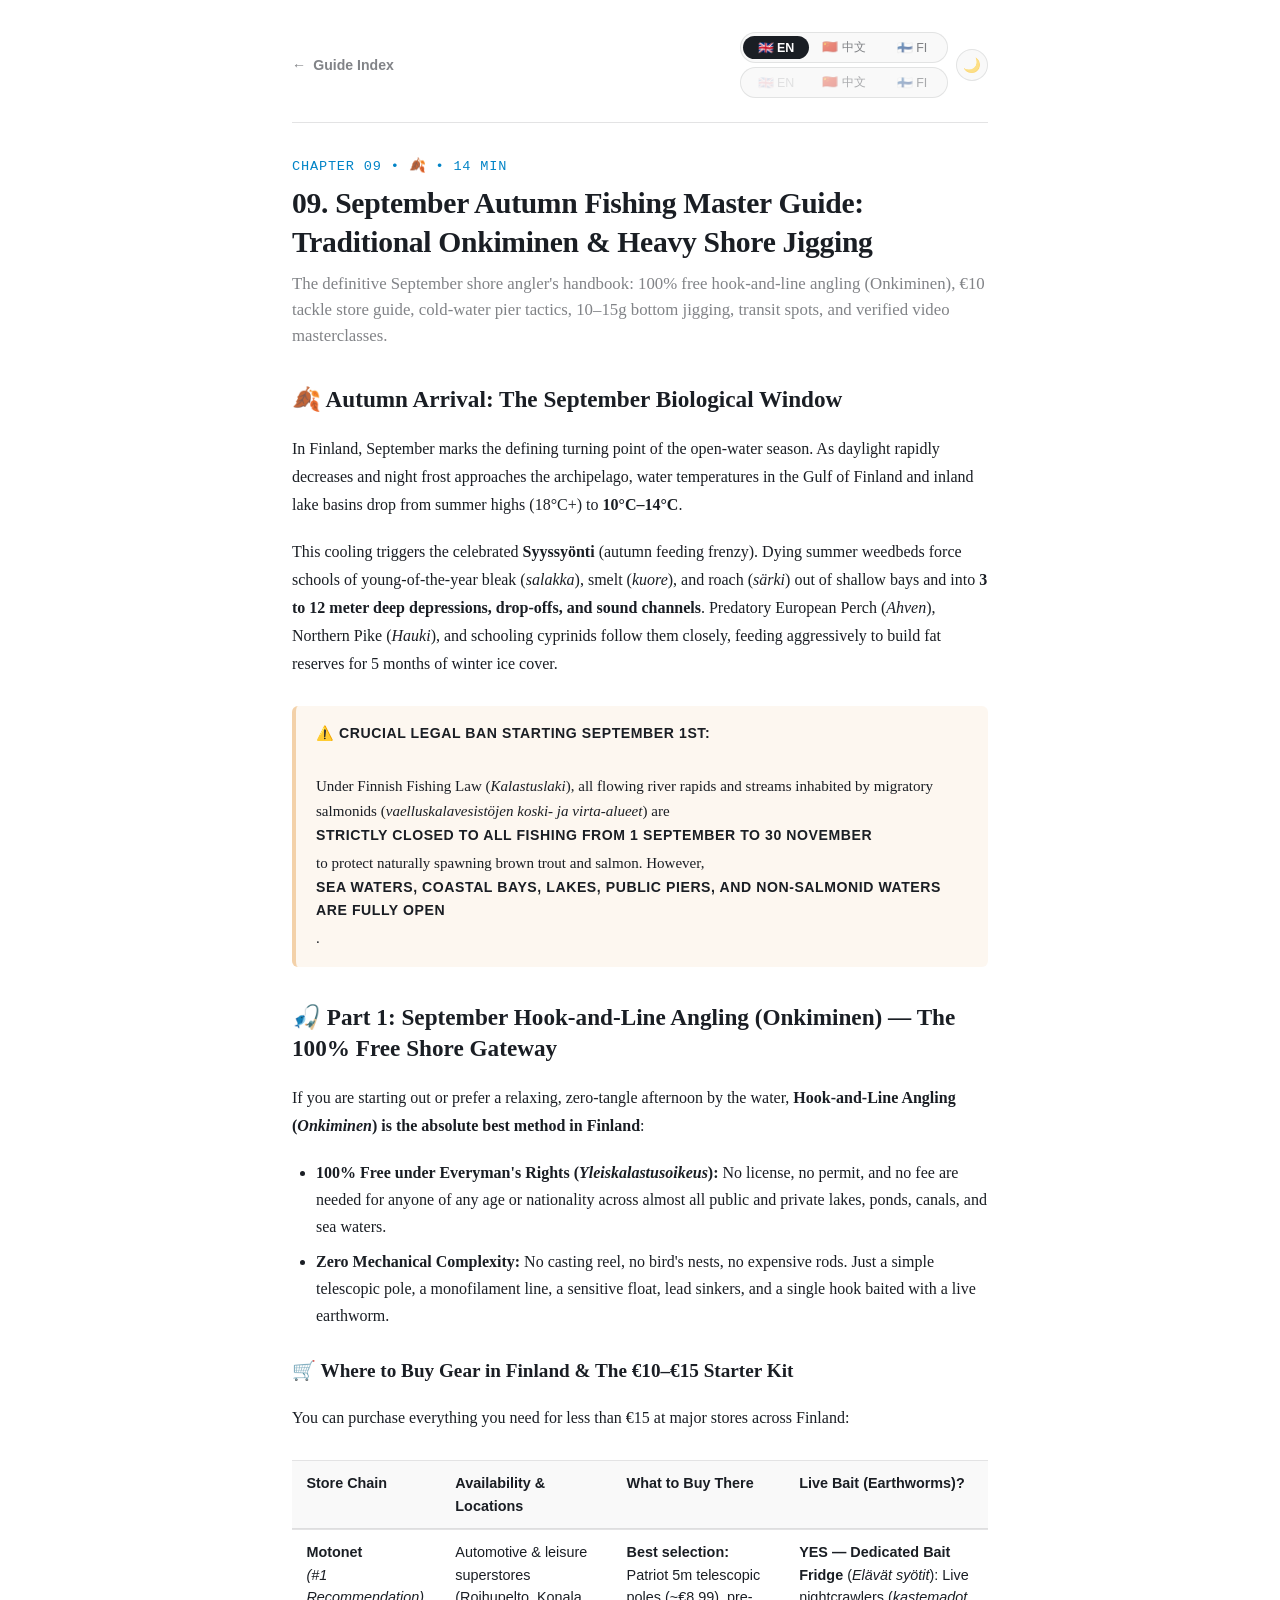
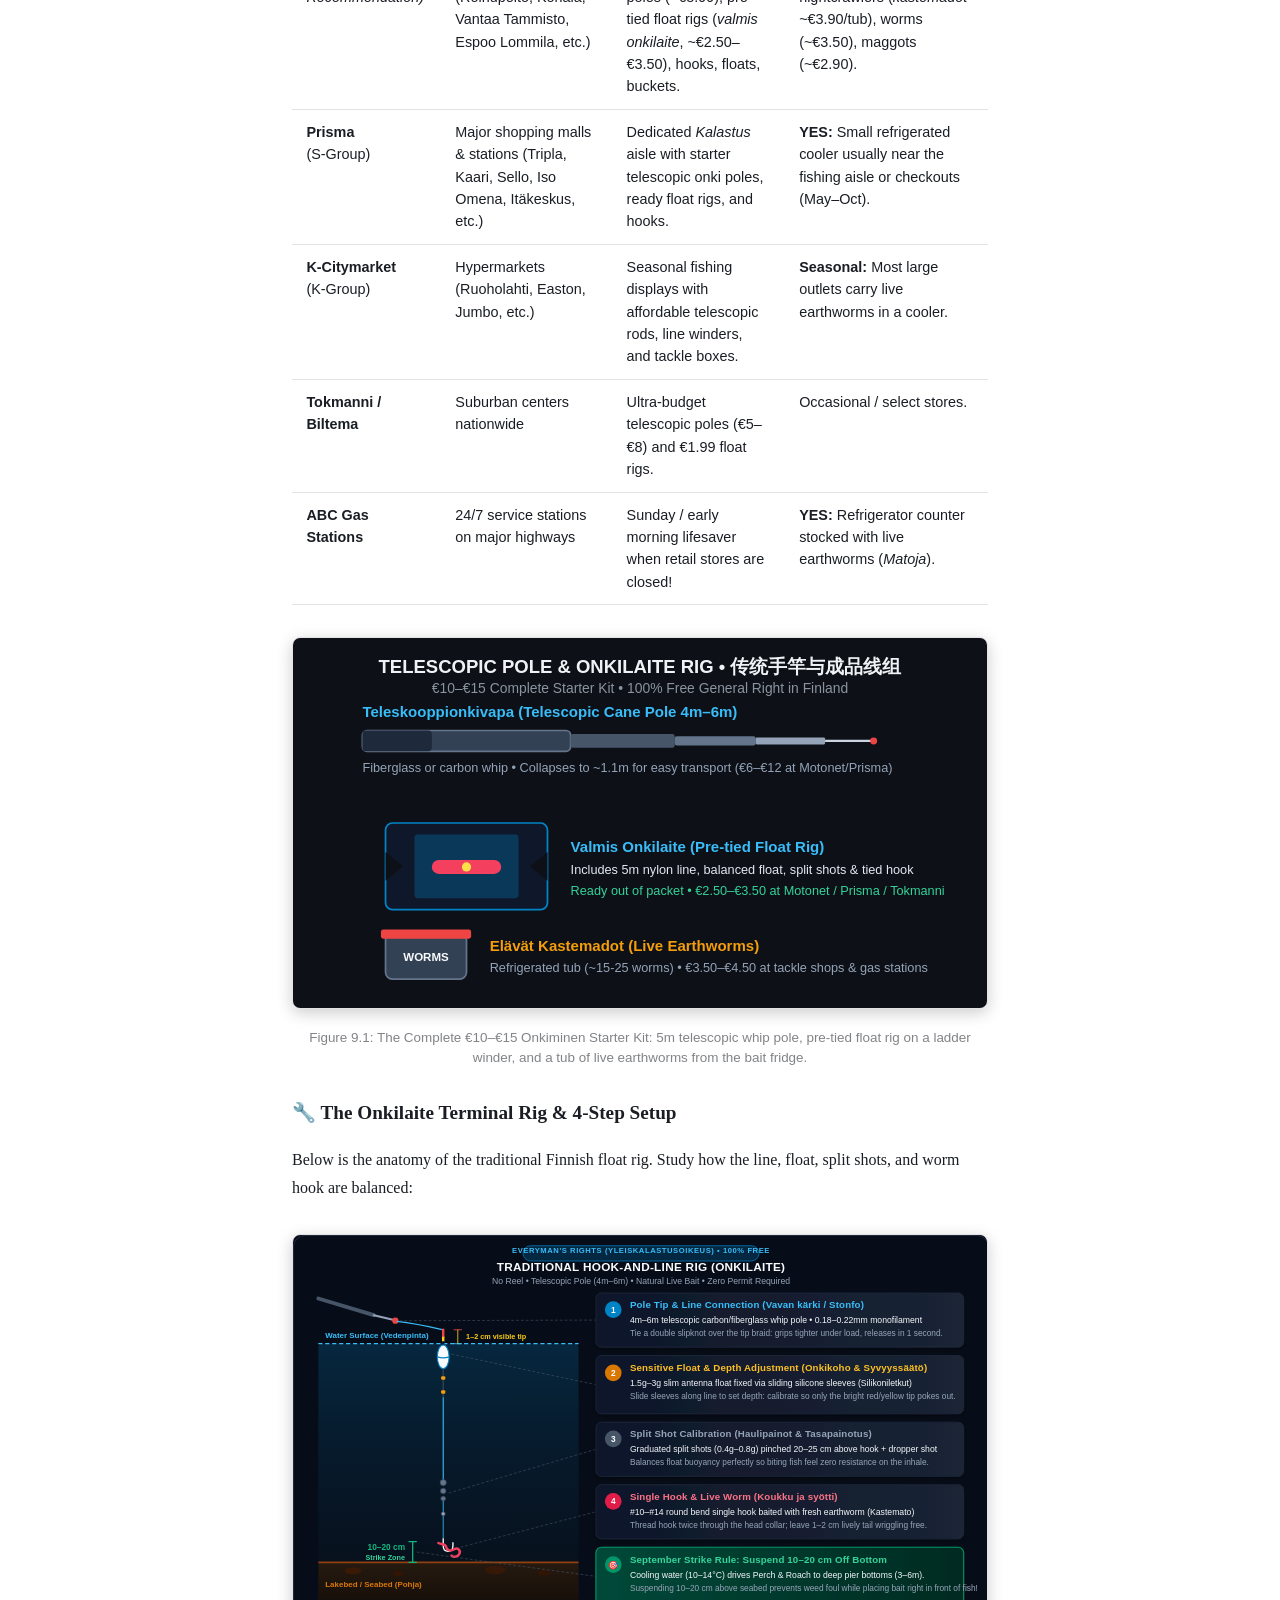
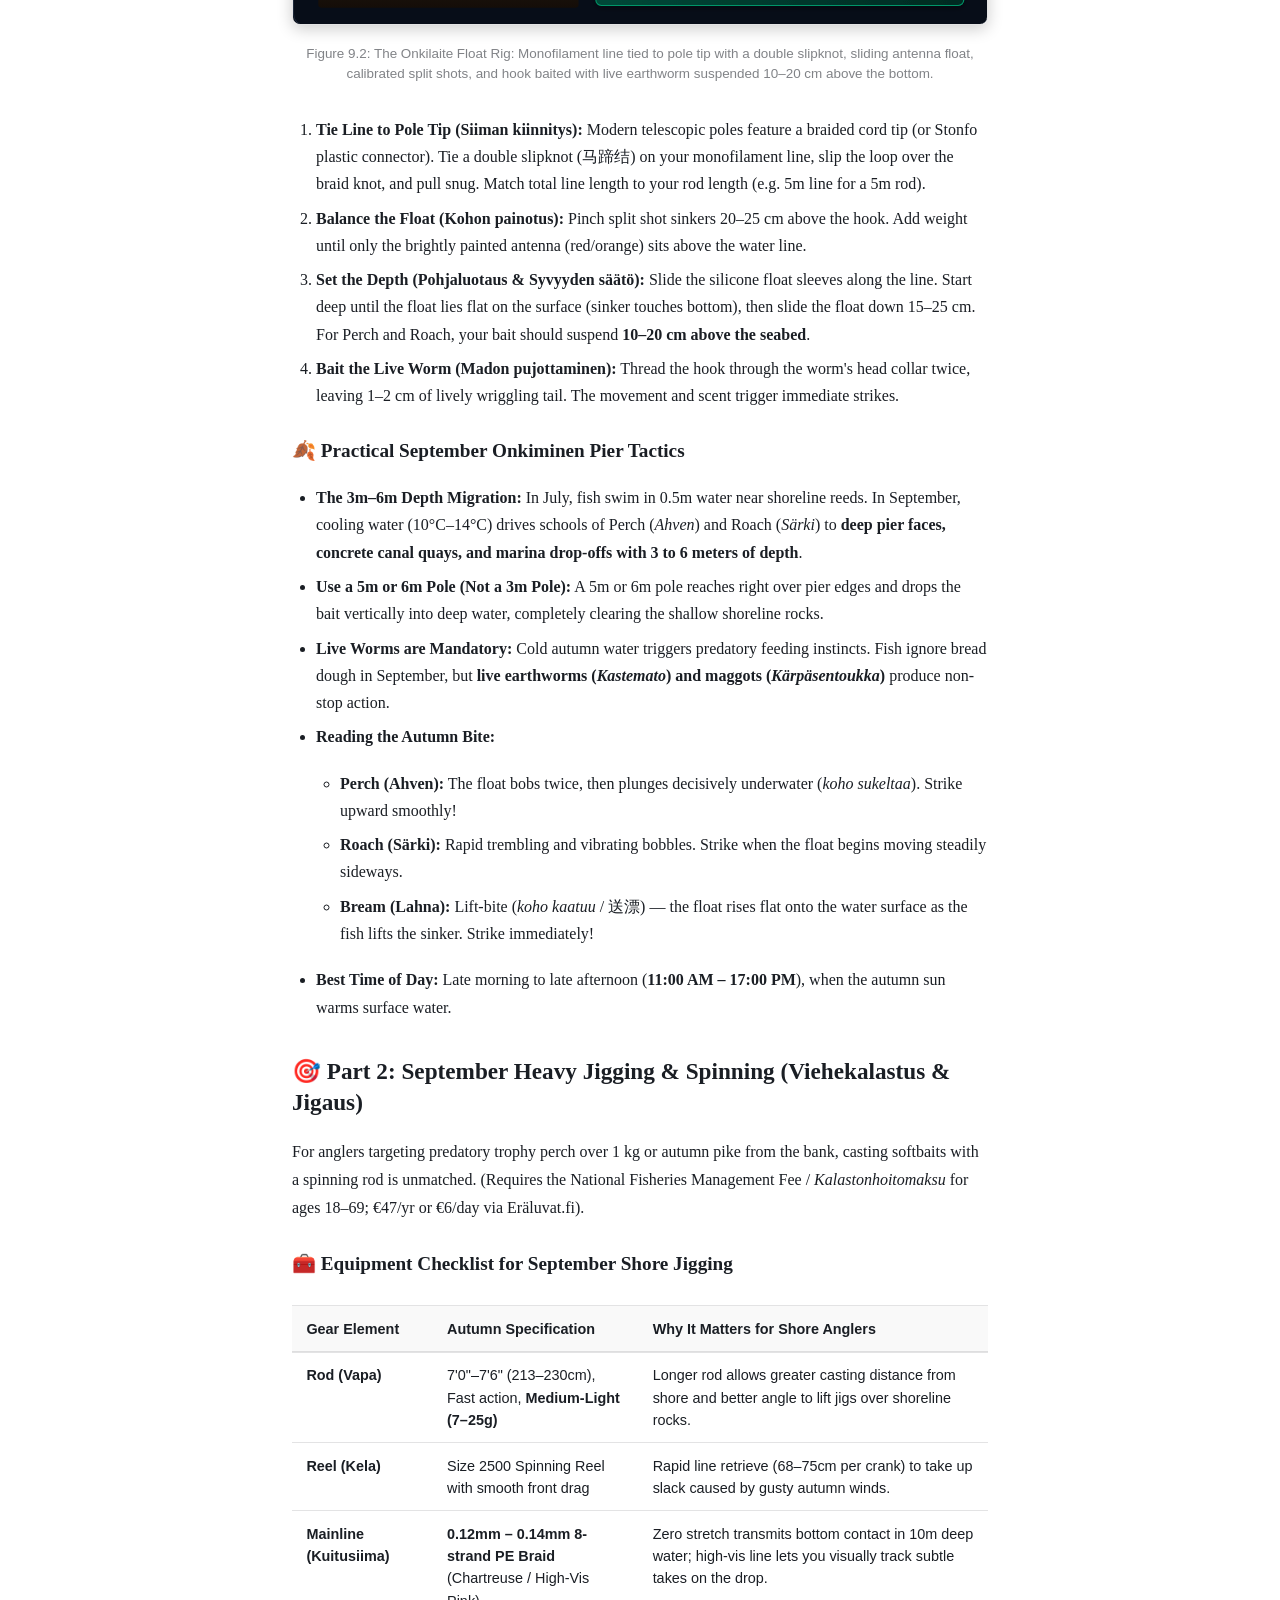
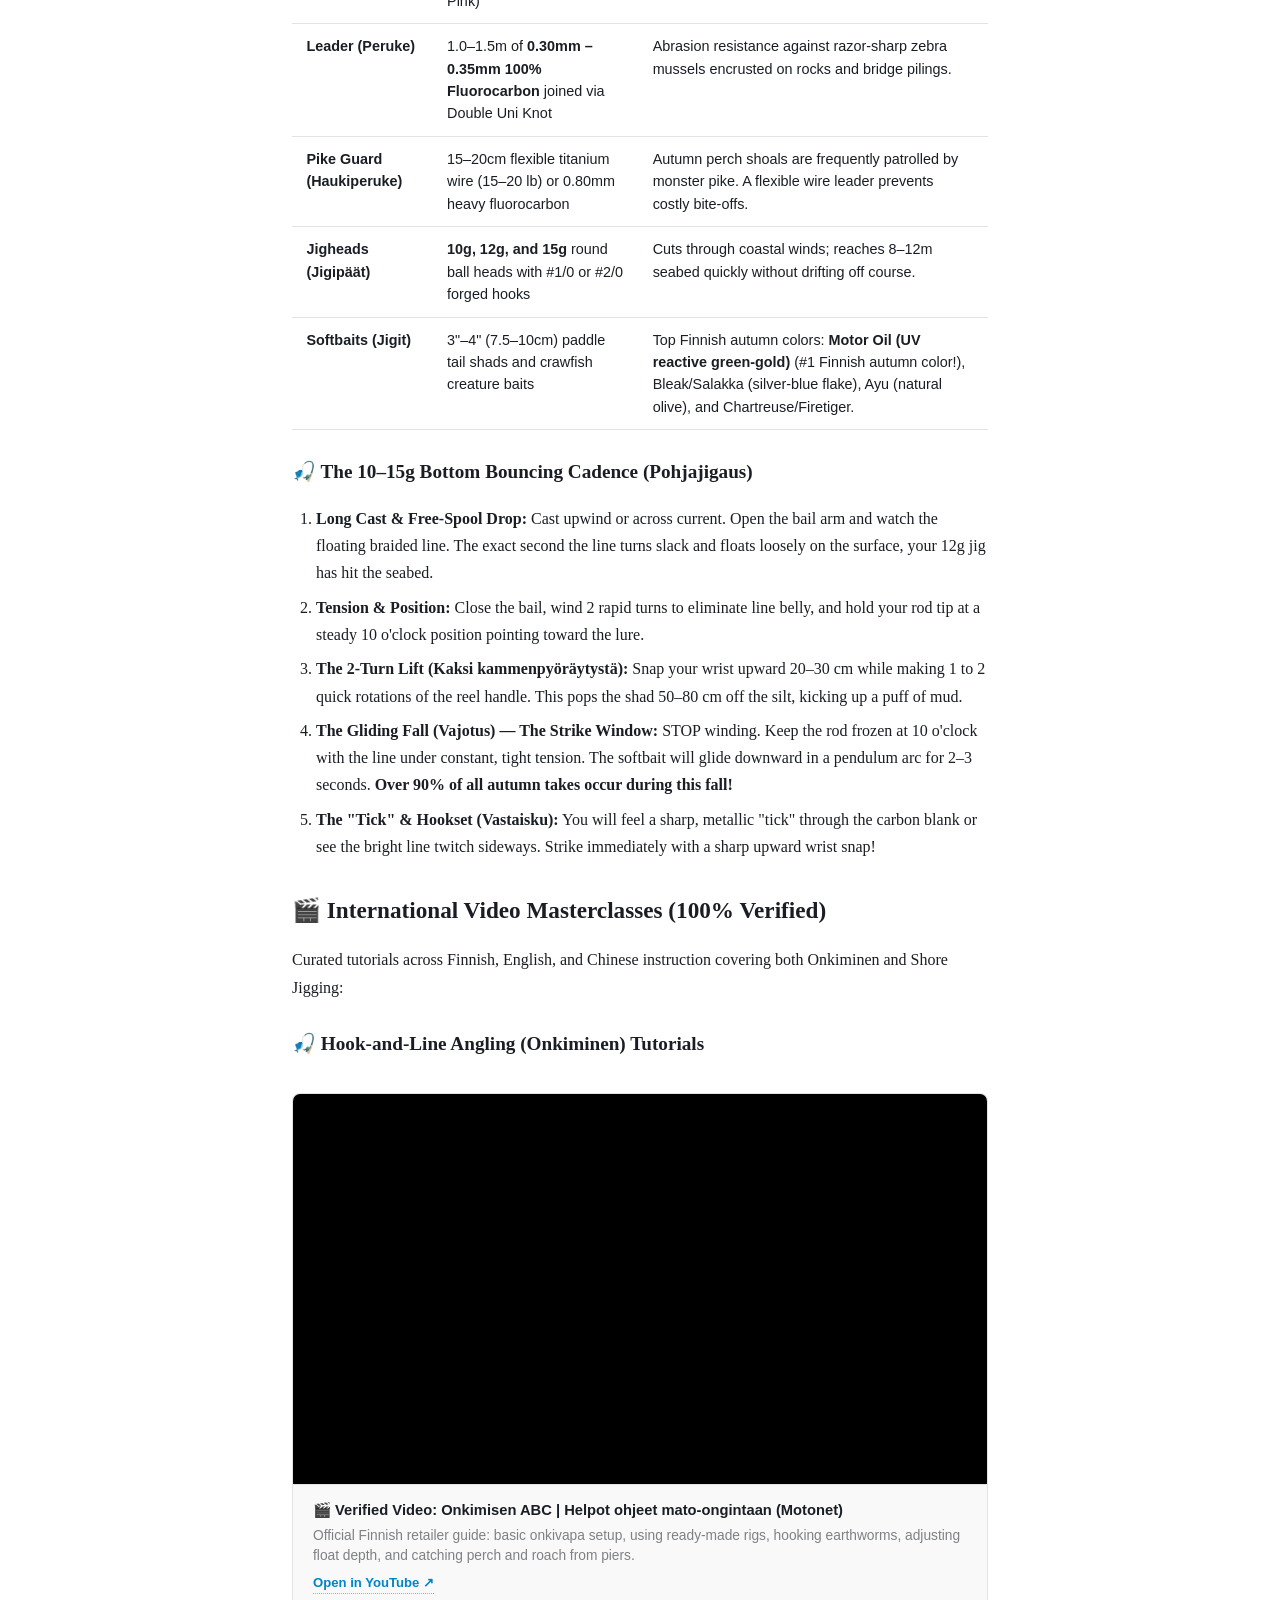
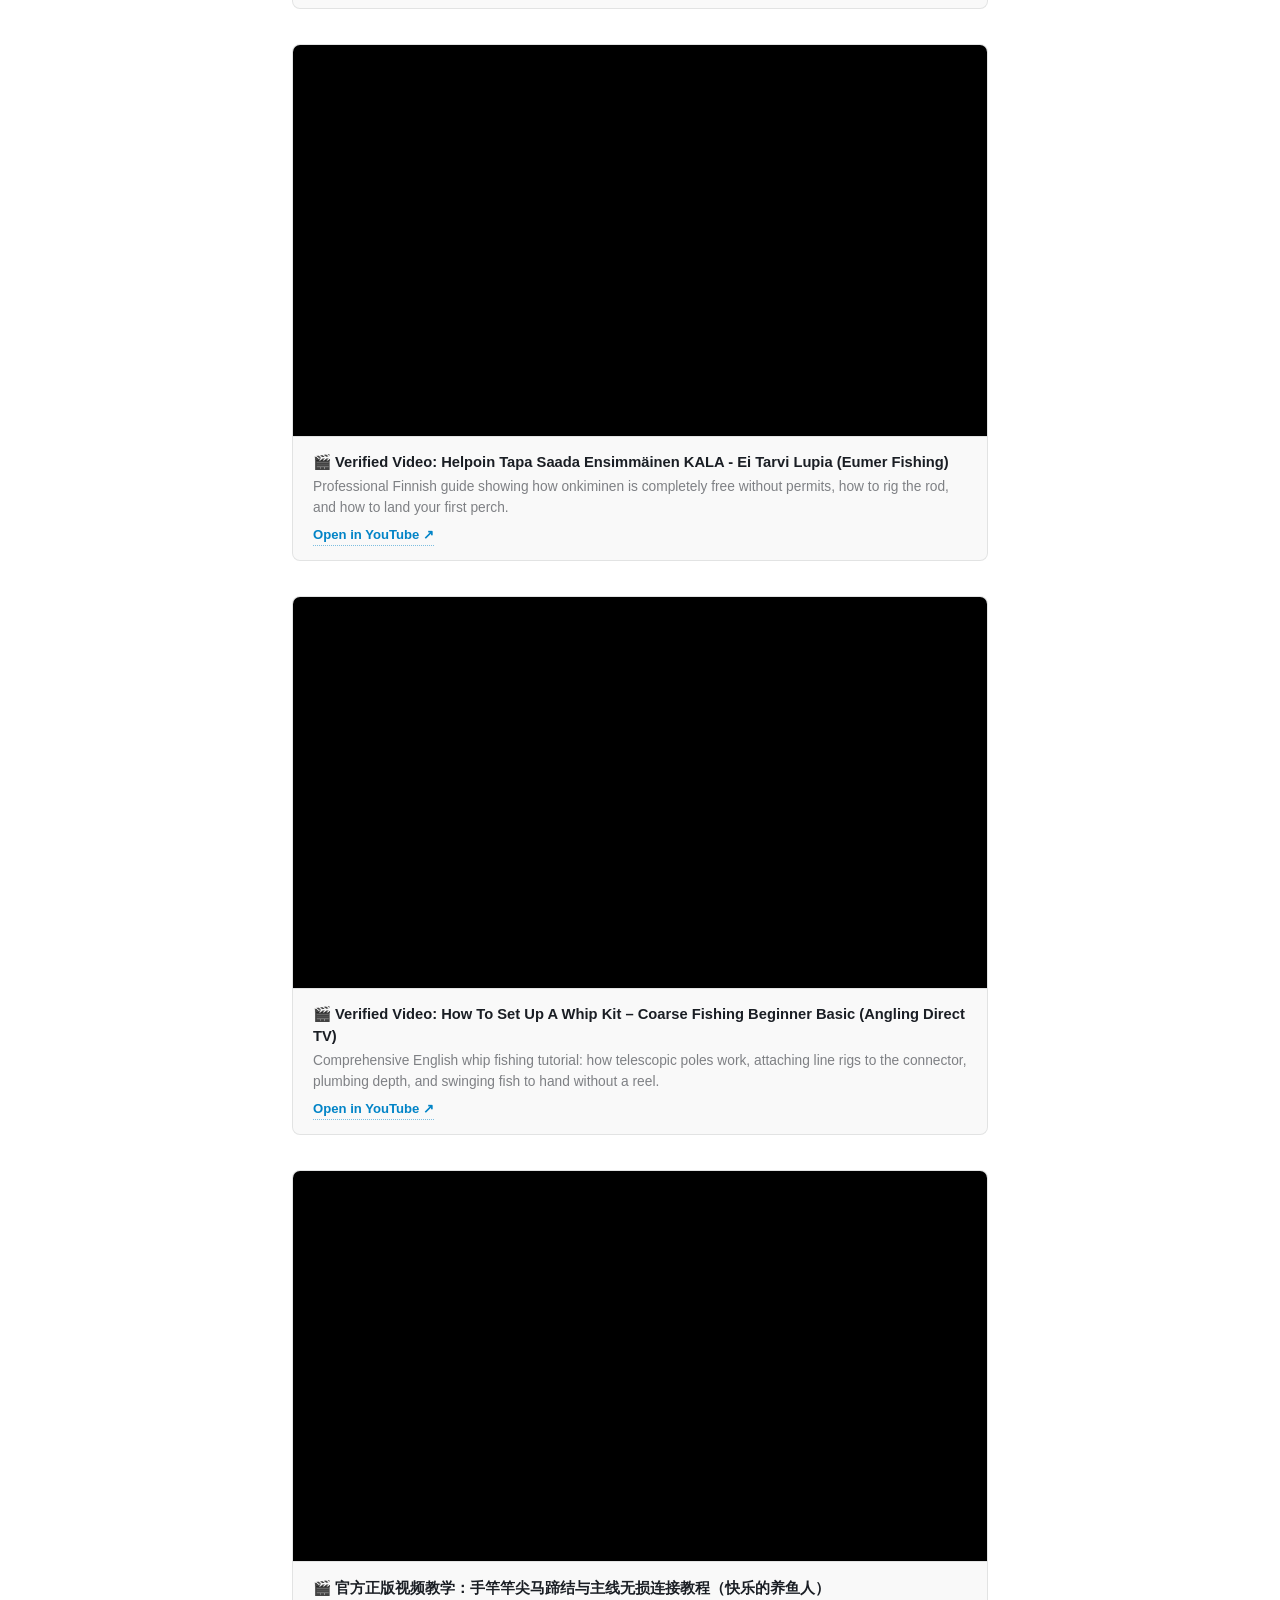
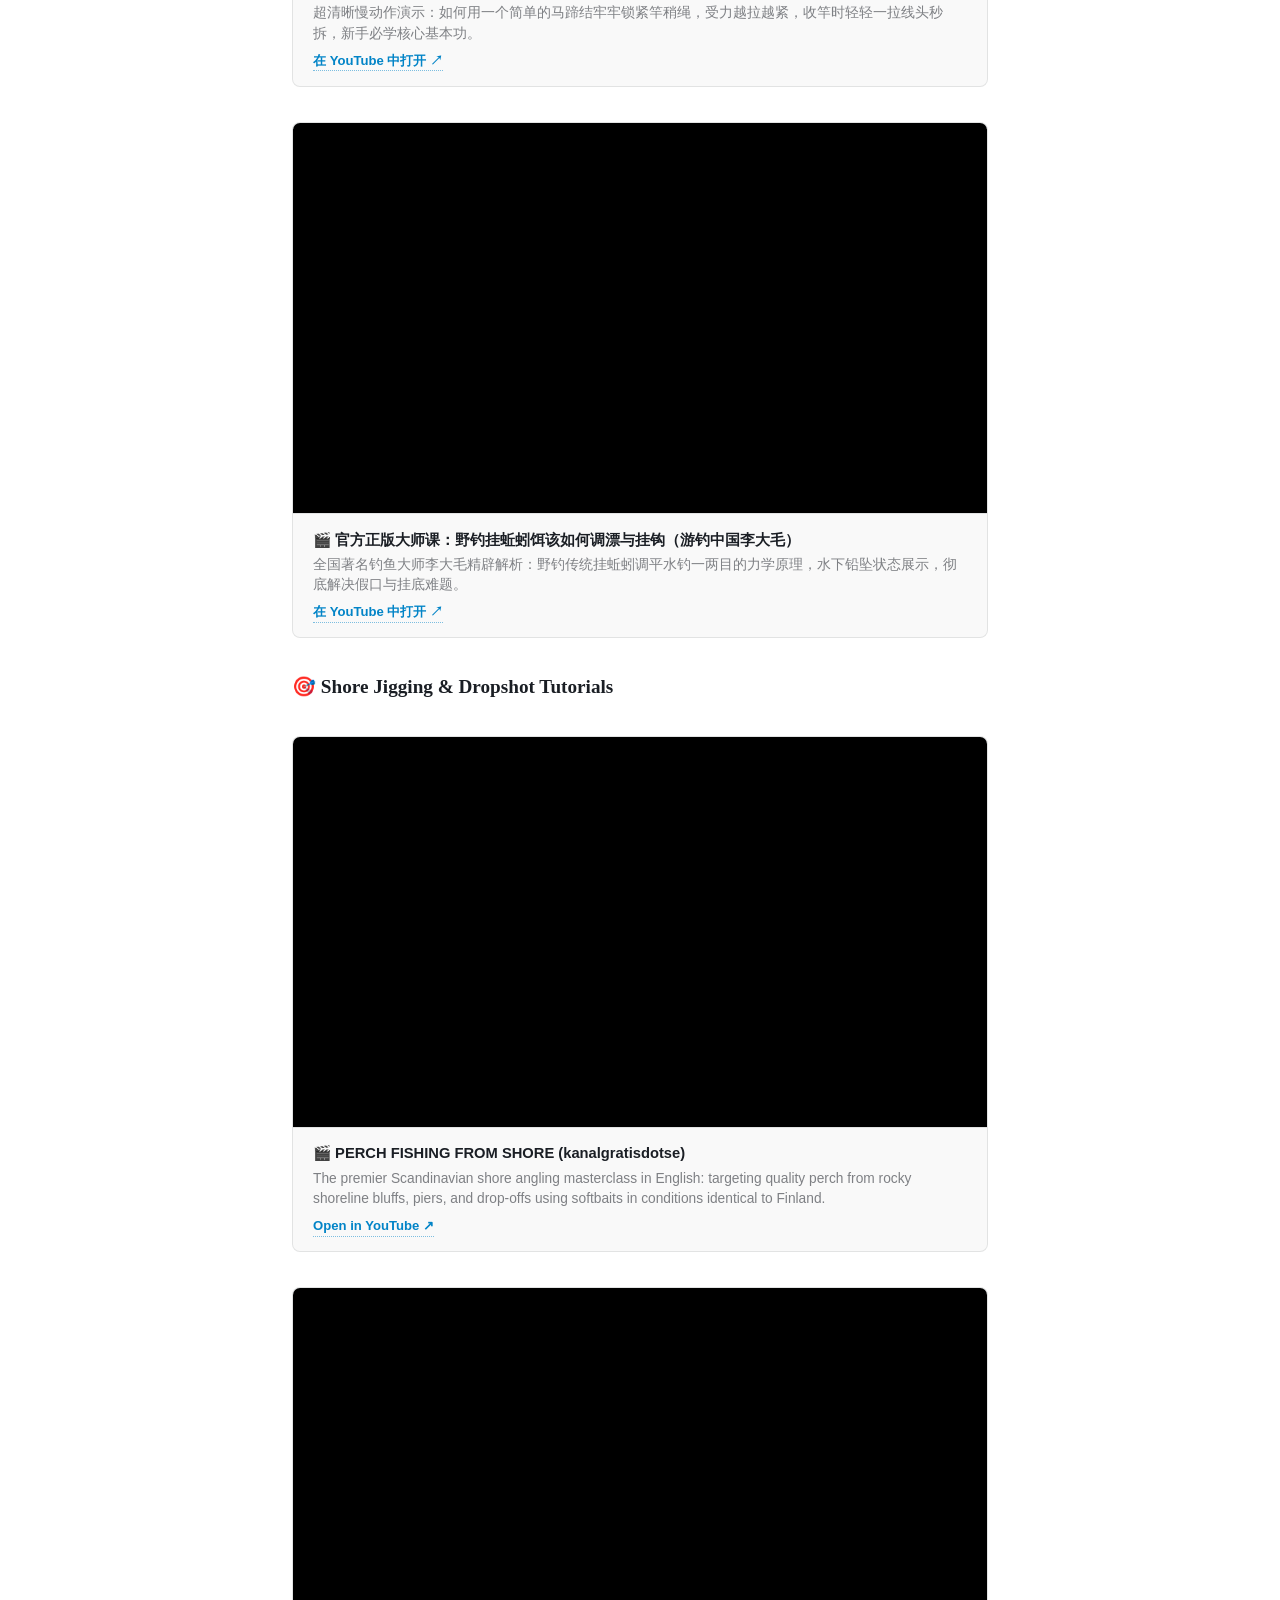
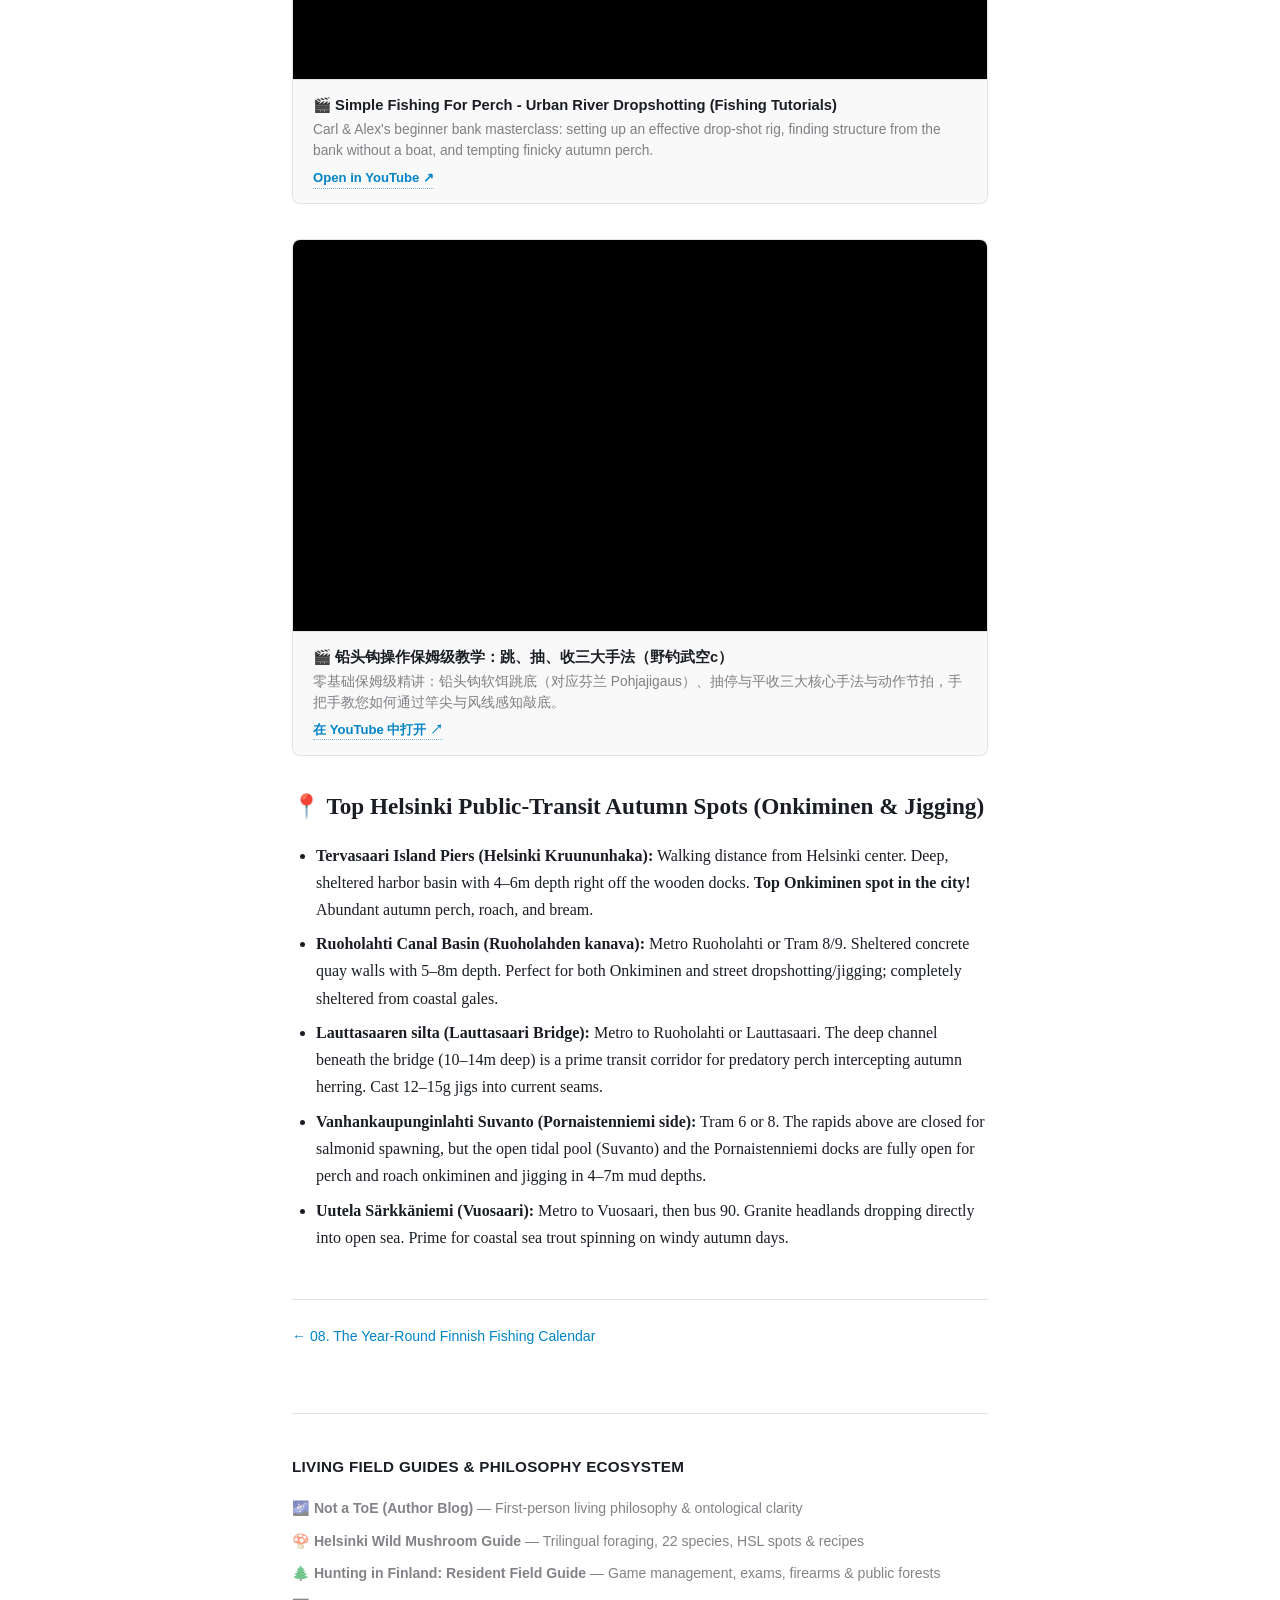
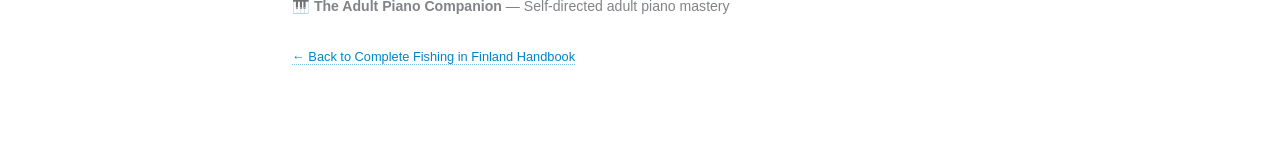
<file: docs/09_september_autumn_fishing_guide.html>
<!DOCTYPE html>
<html lang="en">
<head>
  <meta charset="UTF-8">
  <meta name="viewport" content="width=device-width, initial-scale=1.0">
  <title>09. September Autumn Fishing Master Guide: Traditional Onkiminen & Heavy Shore Jigging | Fishing in Finland</title>
  <meta name="description" content="The definitive September shore angler's handbook: 100% free hook-and-line angling (Onkiminen), €10 tackle store guide, cold-water pier tactics, 10–15g bottom jigging, transit spots, and verified video masterclasses.">
  <link rel="stylesheet" href="../styles.css?v=20260912_2">
  <link rel="icon" href="data:image/svg+xml,<svg xmlns=%22http://www.w3.org/2000/svg%22 viewBox=%220 0 100 100%22><text y=%22.9em%22 font-size=%2290%22>🎣</text></svg>">
</head>
<body>

  <div class="wrap">
    <!-- Top Navigation -->
    <nav class="top-nav" aria-label="Breadcrumb Navigation">
      <a href="../index.html" class="brand-badge">
        <span>←</span>
        <span>Guide Index</span>
      </a>

      <div class="top-controls">
        <div class="lang-switcher-wrapper" aria-label="Select Language">
          <div class="lang-row primary-lang-row" aria-label="Primary Language">
            <button class="lang-btn active" data-lang="en" title="English" aria-label="English">🇬🇧 EN</button>
            <button class="lang-btn" data-lang="zh" title="中文" aria-label="中文">🇨🇳 中文</button>
            <button class="lang-btn" data-lang="fi" title="Suomi" aria-label="Suomi">🇫🇮 FI</button>
          </div>
          <div class="lang-row secondary-lang-row" aria-label="Secondary Language (Optional)">
            <button class="lang-btn secondary-btn disabled-lang" data-lang2="en" title="Compare English" aria-label="Compare English">🇬🇧 EN</button>
            <button class="lang-btn secondary-btn" data-lang2="zh" title="与中文对照" aria-label="与中文对照">🇨🇳 中文</button>
            <button class="lang-btn secondary-btn" data-lang2="fi" title="Vertaa suomeksi" aria-label="Vertaa suomeksi">🇫🇮 FI</button>
          </div>
        </div>

        <button id="theme-toggle-btn" class="theme-btn" title="Toggle Theme" aria-label="Toggle Theme">🌙</button>
      </div>
    </nav>

    <!-- Chapter Header -->
    <header class="chapter-header">
      <span class="chapter-num">Chapter 09 • 🍂 • 14 min</span>
      <h1 id="chapter-title" class="chapter-title">09. September Autumn Fishing Master Guide: Traditional Onkiminen & Heavy Shore Jigging</h1>
      <p id="chapter-subtitle" class="chapter-subtitle">The definitive September shore angler's handbook: 100% free hook-and-line angling (Onkiminen), €10 tackle store guide, cold-water pier tactics, 10–15g bottom jigging, transit spots, and verified video masterclasses.</p>
    </header>

    <!-- Chapter Content Body -->
    <main id="chapter-body">
      <div class="content">
      <h2>🍂 Autumn Arrival: The September Biological Window</h2>
      <p>In Finland, September marks the defining turning point of the open-water season. As daylight rapidly decreases and night frost approaches the archipelago, water temperatures in the Gulf of Finland and inland lake basins drop from summer highs (18°C+) to <strong>10°C–14°C</strong>.</p>
      <p>This cooling triggers the celebrated <strong>Syyssyönti</strong> (autumn feeding frenzy). Dying summer weedbeds force schools of young-of-the-year bleak (<em>salakka</em>), smelt (<em>kuore</em>), and roach (<em>särki</em>) out of shallow bays and into <strong>3 to 12 meter deep depressions, drop-offs, and sound channels</strong>. Predatory European Perch (<em>Ahven</em>), Northern Pike (<em>Hauki</em>), and schooling cyprinids follow them closely, feeding aggressively to build fat reserves for 5 months of winter ice cover.</p>

      <div class="callout callout-warning">
        <strong>⚠️ Crucial Legal Ban Starting September 1st:</strong><br>
        Under Finnish Fishing Law (<em>Kalastuslaki</em>), all flowing river rapids and streams inhabited by migratory salmonids (<em>vaelluskalavesistöjen koski- ja virta-alueet</em>) are <strong>strictly closed to all fishing from 1 September to 30 November</strong> to protect naturally spawning brown trout and salmon. However, <strong>sea waters, coastal bays, lakes, public piers, and non-salmonid waters are fully open</strong>.
      </div>

      <!-- =================================================== -->
      <!-- PART 1: ONKIMINEN MASTERCLASS -->
      <!-- =================================================== -->
      <h2>🎣 Part 1: September Hook-and-Line Angling (Onkiminen) — The 100% Free Shore Gateway</h2>
      <p>If you are starting out or prefer a relaxing, zero-tangle afternoon by the water, <strong>Hook-and-Line Angling (<em>Onkiminen</em>) is the absolute best method in Finland</strong>:</p>
      <ul>
        <li><strong>100% Free under Everyman's Rights (<em>Yleiskalastusoikeus</em>):</strong> No license, no permit, and no fee are needed for anyone of any age or nationality across almost all public and private lakes, ponds, canals, and sea waters.</li>
        <li><strong>Zero Mechanical Complexity:</strong> No casting reel, no bird's nests, no expensive rods. Just a simple telescopic pole, a monofilament line, a sensitive float, lead sinkers, and a single hook baited with a live earthworm.</li>
      </ul>

      <h3>🛒 Where to Buy Gear in Finland &amp; The €10–€15 Starter Kit</h3>
      <p>You can purchase everything you need for less than €15 at major stores across Finland:</p>

      <div class="table-wrap">
        <table>
          <thead>
            <tr>
              <th>Store Chain</th>
              <th>Availability &amp; Locations</th>
              <th>What to Buy There</th>
              <th>Live Bait (Earthworms)?</th>
            </tr>
          </thead>
          <tbody>
            <tr>
              <td><strong>Motonet</strong><br><em>(#1 Recommendation)</em></td>
              <td>Automotive &amp; leisure superstores (Roihupelto, Konala, Vantaa Tammisto, Espoo Lommila, etc.)</td>
              <td><strong>Best selection:</strong> Patriot 5m telescopic poles (~€8.99), pre-tied float rigs (<em>valmis onkilaite</em>, ~€2.50–€3.50), hooks, floats, buckets.</td>
              <td><strong>YES — Dedicated Bait Fridge</strong> (<em>Elävät syötit</em>): Live nightcrawlers (<em>kastemadot</em> ~€3.90/tub), worms (~€3.50), maggots (~€2.90).</td>
            </tr>
            <tr>
              <td><strong>Prisma</strong><br>(S-Group)</td>
              <td>Major shopping malls &amp; stations (Tripla, Kaari, Sello, Iso Omena, Itäkeskus, etc.)</td>
              <td>Dedicated <em>Kalastus</em> aisle with starter telescopic onki poles, ready float rigs, and hooks.</td>
              <td><strong>YES:</strong> Small refrigerated cooler usually near the fishing aisle or checkouts (May–Oct).</td>
            </tr>
            <tr>
              <td><strong>K-Citymarket</strong><br>(K-Group)</td>
              <td>Hypermarkets (Ruoholahti, Easton, Jumbo, etc.)</td>
              <td>Seasonal fishing displays with affordable telescopic rods, line winders, and tackle boxes.</td>
              <td><strong>Seasonal:</strong> Most large outlets carry live earthworms in a cooler.</td>
            </tr>
            <tr>
              <td><strong>Tokmanni / Biltema</strong></td>
              <td>Suburban centers nationwide</td>
              <td>Ultra-budget telescopic poles (€5–€8) and €1.99 float rigs.</td>
              <td>Occasional / select stores.</td>
            </tr>
            <tr>
              <td><strong>ABC Gas Stations</strong></td>
              <td>24/7 service stations on major highways</td>
              <td>Sunday / early morning lifesaver when retail stores are closed!</td>
              <td><strong>YES:</strong> Refrigerator counter stocked with live earthworms (<em>Matoja</em>).</td>
            </tr>
          </tbody>
        </table>
      </div>

      <figure class="media-figure">
        <img src="../images/gear_onki_kit.svg" alt="Telescopic Pole and Onkilaite Starter Kit" loading="lazy">
        <figcaption>Figure 9.1: The Complete €10–€15 Onkiminen Starter Kit: 5m telescopic whip pole, pre-tied float rig on a ladder winder, and a tub of live earthworms from the bait fridge.</figcaption>
      </figure>

      <h3>🔧 The Onkilaite Terminal Rig &amp; 4-Step Setup</h3>
      <p>Below is the anatomy of the traditional Finnish float rig. Study how the line, float, split shots, and worm hook are balanced:</p>

      <figure class="media-figure">
        <img src="../images/onkiminen_rig_diagram_en.svg" alt="Traditional Onkiminen Float Rig Diagram" loading="lazy">
        <figcaption>Figure 9.2: The Onkilaite Float Rig: Monofilament line tied to pole tip with a double slipknot, sliding antenna float, calibrated split shots, and hook baited with live earthworm suspended 10–20 cm above the bottom.</figcaption>
      </figure>

      <ol>
        <li><strong>Tie Line to Pole Tip (Siiman kiinnitys):</strong> Modern telescopic poles feature a braided cord tip (or Stonfo plastic connector). Tie a double slipknot (马蹄结) on your monofilament line, slip the loop over the braid knot, and pull snug. Match total line length to your rod length (e.g. 5m line for a 5m rod).</li>
        <li><strong>Balance the Float (Kohon painotus):</strong> Pinch split shot sinkers 20–25 cm above the hook. Add weight until only the brightly painted antenna (red/orange) sits above the water line.</li>
        <li><strong>Set the Depth (Pohjaluotaus &amp; Syvyyden säätö):</strong> Slide the silicone float sleeves along the line. Start deep until the float lies flat on the surface (sinker touches bottom), then slide the float down 15–25 cm. For Perch and Roach, your bait should suspend <strong>10–20 cm above the seabed</strong>.</li>
        <li><strong>Bait the Live Worm (Madon pujottaminen):</strong> Thread the hook through the worm's head collar twice, leaving 1–2 cm of lively wriggling tail. The movement and scent trigger immediate strikes.</li>
      </ol>

      <h3>🍂 Practical September Onkiminen Pier Tactics</h3>
      <ul>
        <li><strong>The 3m–6m Depth Migration:</strong> In July, fish swim in 0.5m water near shoreline reeds. In September, cooling water (10°C–14°C) drives schools of Perch (<em>Ahven</em>) and Roach (<em>Särki</em>) to <strong>deep pier faces, concrete canal quays, and marina drop-offs with 3 to 6 meters of depth</strong>.</li>
        <li><strong>Use a 5m or 6m Pole (Not a 3m Pole):</strong> A 5m or 6m pole reaches right over pier edges and drops the bait vertically into deep water, completely clearing the shallow shoreline rocks.</li>
        <li><strong>Live Worms are Mandatory:</strong> Cold autumn water triggers predatory feeding instincts. Fish ignore bread dough in September, but <strong>live earthworms (<em>Kastemato</em>) and maggots (<em>Kärpäsentoukka</em>)</strong> produce non-stop action.</li>
        <li><strong>Reading the Autumn Bite:</strong>
          <ul>
            <li><strong>Perch (Ahven):</strong> The float bobs twice, then plunges decisively underwater (<em>koho sukeltaa</em>). Strike upward smoothly!</li>
            <li><strong>Roach (Särki):</strong> Rapid trembling and vibrating bobbles. Strike when the float begins moving steadily sideways.</li>
            <li><strong>Bream (Lahna):</strong> Lift-bite (<em>koho kaatuu</em> / 送漂) — the float rises flat onto the water surface as the fish lifts the sinker. Strike immediately!</li>
          </ul>
        </li>
        <li><strong>Best Time of Day:</strong> Late morning to late afternoon (<strong>11:00 AM – 17:00 PM</strong>), when the autumn sun warms surface water.</li>
      </ul>

      <!-- =================================================== -->
      <!-- PART 2: SPINNING & JIGGING -->
      <!-- =================================================== -->
      <h2>🎯 Part 2: September Heavy Jigging &amp; Spinning (Viehekalastus &amp; Jigaus)</h2>
      <p>For anglers targeting predatory trophy perch over 1 kg or autumn pike from the bank, casting softbaits with a spinning rod is unmatched. (Requires the National Fisheries Management Fee / <em>Kalastonhoitomaksu</em> for ages 18–69; €47/yr or €6/day via Eräluvat.fi).</p>

      <h3>🧰 Equipment Checklist for September Shore Jigging</h3>
      <div class="table-wrap">
        <table>
          <thead>
            <tr>
              <th>Gear Element</th>
              <th>Autumn Specification</th>
              <th>Why It Matters for Shore Anglers</th>
            </tr>
          </thead>
          <tbody>
            <tr>
              <td><strong>Rod (Vapa)</strong></td>
              <td>7'0"–7'6" (213–230cm), Fast action, <strong>Medium-Light (7–25g)</strong></td>
              <td>Longer rod allows greater casting distance from shore and better angle to lift jigs over shoreline rocks.</td>
            </tr>
            <tr>
              <td><strong>Reel (Kela)</strong></td>
              <td>Size 2500 Spinning Reel with smooth front drag</td>
              <td>Rapid line retrieve (68–75cm per crank) to take up slack caused by gusty autumn winds.</td>
            </tr>
            <tr>
              <td><strong>Mainline (Kuitusiima)</strong></td>
              <td><strong>0.12mm – 0.14mm 8-strand PE Braid</strong> (Chartreuse / High-Vis Pink)</td>
              <td>Zero stretch transmits bottom contact in 10m deep water; high-vis line lets you visually track subtle takes on the drop.</td>
            </tr>
            <tr>
              <td><strong>Leader (Peruke)</strong></td>
              <td>1.0–1.5m of <strong>0.30mm – 0.35mm 100% Fluorocarbon</strong> joined via Double Uni Knot</td>
              <td>Abrasion resistance against razor-sharp zebra mussels encrusted on rocks and bridge pilings.</td>
            </tr>
            <tr>
              <td><strong>Pike Guard (Haukiperuke)</strong></td>
              <td>15–20cm flexible titanium wire (15–20 lb) or 0.80mm heavy fluorocarbon</td>
              <td>Autumn perch shoals are frequently patrolled by monster pike. A flexible wire leader prevents costly bite-offs.</td>
            </tr>
            <tr>
              <td><strong>Jigheads (Jigipäät)</strong></td>
              <td><strong>10g, 12g, and 15g</strong> round ball heads with #1/0 or #2/0 forged hooks</td>
              <td>Cuts through coastal winds; reaches 8–12m seabed quickly without drifting off course.</td>
            </tr>
            <tr>
              <td><strong>Softbaits (Jigit)</strong></td>
              <td>3"–4" (7.5–10cm) paddle tail shads and crawfish creature baits</td>
              <td>Top Finnish autumn colors: <strong>Motor Oil (UV reactive green-gold)</strong> (#1 Finnish autumn color!), Bleak/Salakka (silver-blue flake), Ayu (natural olive), and Chartreuse/Firetiger.</td>
            </tr>
          </tbody>
        </table>
      </div>

      <h3>🎣 The 10–15g Bottom Bouncing Cadence (Pohjajigaus)</h3>
      <ol>
        <li><strong>Long Cast &amp; Free-Spool Drop:</strong> Cast upwind or across current. Open the bail arm and watch the floating braided line. The exact second the line turns slack and floats loosely on the surface, your 12g jig has hit the seabed.</li>
        <li><strong>Tension &amp; Position:</strong> Close the bail, wind 2 rapid turns to eliminate line belly, and hold your rod tip at a steady 10 o'clock position pointing toward the lure.</li>
        <li><strong>The 2-Turn Lift (Kaksi kammenpyöräytystä):</strong> Snap your wrist upward 20–30 cm while making 1 to 2 quick rotations of the reel handle. This pops the shad 50–80 cm off the silt, kicking up a puff of mud.</li>
        <li><strong>The Gliding Fall (Vajotus) — The Strike Window:</strong> STOP winding. Keep the rod frozen at 10 o'clock with the line under constant, tight tension. The softbait will glide downward in a pendulum arc for 2–3 seconds. <strong>Over 90% of all autumn takes occur during this fall!</strong></li>
        <li><strong>The "Tick" &amp; Hookset (Vastaisku):</strong> You will feel a sharp, metallic "tick" through the carbon blank or see the bright line twitch sideways. Strike immediately with a sharp upward wrist snap!</li>
      </ol>

      <!-- =================================================== -->
      <!-- VIDEO TUTORIALS -->
      <!-- =================================================== -->
      <h2>🎬 International Video Masterclasses (100% Verified)</h2>
      <p>Curated tutorials across Finnish, English, and Chinese instruction covering both Onkiminen and Shore Jigging:</p>

      <h3>🎣 Hook-and-Line Angling (Onkiminen) Tutorials</h3>

      <div class="video-card">
        <div class="video-responsive-wrap">
          <iframe src="https://www.youtube-nocookie.com/embed/tokPXlHqBlk" title="Onkimisen ABC - Motonet" allow="accelerometer; autoplay; clipboard-write; encrypted-media; gyroscope; picture-in-picture" allowfullscreen loading="lazy"></iframe>
        </div>
        <div class="video-meta-box">
          <div class="video-meta-title">🎬 Verified Video: Onkimisen ABC | Helpot ohjeet mato-ongintaan (Motonet)</div>
          <div>Official Finnish retailer guide: basic onkivapa setup, using ready-made rigs, hooking earthworms, adjusting float depth, and catching perch and roach from piers.</div>
          <a href="https://www.youtube.com/watch?v=tokPXlHqBlk" target="_blank" rel="noopener" class="video-meta-link">Open in YouTube ↗</a>
        </div>
      </div>

      <div class="video-card">
        <div class="video-responsive-wrap">
          <iframe src="https://www.youtube-nocookie.com/embed/-ECDiAFyvLM" title="Helpoin Tapa Saada Ensimmäinen KALA - Eumer" allow="accelerometer; autoplay; clipboard-write; encrypted-media; gyroscope; picture-in-picture" allowfullscreen loading="lazy"></iframe>
        </div>
        <div class="video-meta-box">
          <div class="video-meta-title">🎬 Verified Video: Helpoin Tapa Saada Ensimmäinen KALA - Ei Tarvi Lupia (Eumer Fishing)</div>
          <div>Professional Finnish guide showing how onkiminen is completely free without permits, how to rig the rod, and how to land your first perch.</div>
          <a href="https://www.youtube.com/watch?v=-ECDiAFyvLM" target="_blank" rel="noopener" class="video-meta-link">Open in YouTube ↗</a>
        </div>
      </div>

      <div class="video-card">
        <div class="video-responsive-wrap">
          <iframe src="https://www.youtube-nocookie.com/embed/28FbacvZV7g" title="How To Set Up A Whip Kit - Angling Direct" allow="accelerometer; autoplay; clipboard-write; encrypted-media; gyroscope; picture-in-picture" allowfullscreen loading="lazy"></iframe>
        </div>
        <div class="video-meta-box">
          <div class="video-meta-title">🎬 Verified Video: How To Set Up A Whip Kit – Coarse Fishing Beginner Basic (Angling Direct TV)</div>
          <div>Comprehensive English whip fishing tutorial: how telescopic poles work, attaching line rigs to the connector, plumbing depth, and swinging fish to hand without a reel.</div>
          <a href="https://www.youtube.com/watch?v=28FbacvZV7g" target="_blank" rel="noopener" class="video-meta-link">Open in YouTube ↗</a>
        </div>
      </div>

      <div class="video-card">
        <div class="video-responsive-wrap">
          <iframe src="https://www.youtube-nocookie.com/embed/Ref3gM-tx6s" title="鱼线如何连接鱼竿马蹄结教学" allow="accelerometer; autoplay; clipboard-write; encrypted-media; gyroscope; picture-in-picture" allowfullscreen loading="lazy"></iframe>
        </div>
        <div class="video-meta-box">
          <div class="video-meta-title">🎬 官方正版视频教学：手竿竿尖马蹄结与主线无损连接教程（快乐的养鱼人）</div>
          <div>超清晰慢动作演示：如何用一个简单的马蹄结牢牢锁紧竿稍绳，受力越拉越紧，收竿时轻轻一拉线头秒拆，新手必学核心基本功。</div>
          <a href="https://www.youtube.com/watch?v=Ref3gM-tx6s" target="_blank" rel="noopener" class="video-meta-link">在 YouTube 中打开 ↗</a>
        </div>
      </div>

      <div class="video-card">
        <div class="video-responsive-wrap">
          <iframe src="https://www.youtube-nocookie.com/embed/h49rGQZwWvo" title="挂蚯蚓饵该如何调漂李大毛" allow="accelerometer; autoplay; clipboard-write; encrypted-media; gyroscope; picture-in-picture" allowfullscreen loading="lazy"></iframe>
        </div>
        <div class="video-meta-box">
          <div class="video-meta-title">🎬 官方正版大师课：野钓挂蚯蚓饵该如何调漂与挂钩（游钓中国李大毛）</div>
          <div>全国著名钓鱼大师李大毛精辟解析：野钓传统挂蚯蚓调平水钓一两目的力学原理，水下铅坠状态展示，彻底解决假口与挂底难题。</div>
          <a href="https://www.youtube.com/watch?v=h49rGQZwWvo" target="_blank" rel="noopener" class="video-meta-link">在 YouTube 中打开 ↗</a>
        </div>
      </div>

      <h3>🎯 Shore Jigging &amp; Dropshot Tutorials</h3>

      <div class="video-card">
        <div class="video-responsive-wrap">
          <iframe src="https://www.youtube-nocookie.com/embed/PDKHVh42v9E" title="Perch Fishing from Shore" allow="accelerometer; autoplay; clipboard-write; encrypted-media; gyroscope; picture-in-picture" allowfullscreen loading="lazy"></iframe>
        </div>
        <div class="video-meta-box">
          <div class="video-meta-title">🎬 PERCH FISHING FROM SHORE (kanalgratisdotse)</div>
          <div>The premier Scandinavian shore angling masterclass in English: targeting quality perch from rocky shoreline bluffs, piers, and drop-offs using softbaits in conditions identical to Finland.</div>
          <a href="https://www.youtube.com/watch?v=PDKHVh42v9E" target="_blank" rel="noopener" class="video-meta-link">Open in YouTube ↗</a>
        </div>
      </div>

      <div class="video-card">
        <div class="video-responsive-wrap">
          <iframe src="https://www.youtube-nocookie.com/embed/CruzHAXSzCI" title="Simple Fishing For Perch - Urban River Dropshotting" allow="accelerometer; autoplay; clipboard-write; encrypted-media; gyroscope; picture-in-picture" allowfullscreen loading="lazy"></iframe>
        </div>
        <div class="video-meta-box">
          <div class="video-meta-title">🎬 Simple Fishing For Perch - Urban River Dropshotting (Fishing Tutorials)</div>
          <div>Carl & Alex's beginner bank masterclass: setting up an effective drop-shot rig, finding structure from the bank without a boat, and tempting finicky autumn perch.</div>
          <a href="https://www.youtube.com/watch?v=CruzHAXSzCI" target="_blank" rel="noopener" class="video-meta-link">Open in YouTube ↗</a>
        </div>
      </div>

      <div class="video-card">
        <div class="video-responsive-wrap">
          <iframe src="https://www.youtube-nocookie.com/embed/6nb0lQMn6L8" title="路亚铅头钩三种操作手法新手入门保姆级教学" allow="accelerometer; autoplay; clipboard-write; encrypted-media; gyroscope; picture-in-picture" allowfullscreen loading="lazy"></iframe>
        </div>
        <div class="video-meta-box">
          <div class="video-meta-title">🎬 铅头钩操作保姆级教学：跳、抽、收三大手法（野钓武空c）</div>
          <div>零基础保姆级精讲：铅头钩软饵跳底（对应芬兰 Pohjajigaus）、抽停与平收三大核心手法与动作节拍，手把手教您如何通过竿尖与风线感知敲底。</div>
          <a href="https://www.youtube.com/watch?v=6nb0lQMn6L8" target="_blank" rel="noopener" class="video-meta-link">在 YouTube 中打开 ↗</a>
        </div>
      </div>

      <!-- =================================================== -->
      <!-- PART 3: SPOTS -->
      <!-- =================================================== -->
      <h2>📍 Top Helsinki Public-Transit Autumn Spots (Onkiminen &amp; Jigging)</h2>
      <ul>
        <li><strong>Tervasaari Island Piers (Helsinki Kruununhaka):</strong> Walking distance from Helsinki center. Deep, sheltered harbor basin with 4–6m depth right off the wooden docks. <strong>Top Onkiminen spot in the city!</strong> Abundant autumn perch, roach, and bream.</li>
        <li><strong>Ruoholahti Canal Basin (Ruoholahden kanava):</strong> Metro Ruoholahti or Tram 8/9. Sheltered concrete quay walls with 5–8m depth. Perfect for both Onkiminen and street dropshotting/jigging; completely sheltered from coastal gales.</li>
        <li><strong>Lauttasaaren silta (Lauttasaari Bridge):</strong> Metro to Ruoholahti or Lauttasaari. The deep channel beneath the bridge (10–14m deep) is a prime transit corridor for predatory perch intercepting autumn herring. Cast 12–15g jigs into current seams.</li>
        <li><strong>Vanhankaupunginlahti Suvanto (Pornaistenniemi side):</strong> Tram 6 or 8. The rapids above are closed for salmonid spawning, but the open tidal pool (Suvanto) and the Pornaistenniemi docks are fully open for perch and roach onkiminen and jigging in 4–7m mud depths.</li>
        <li><strong>Uutela Särkkäniemi (Vuosaari):</strong> Metro to Vuosaari, then bus 90. Granite headlands dropping directly into open sea. Prime for coastal sea trout spinning on windy autumn days.</li>
      </ul>
</div>
    </main>

    <!-- Prev / Next Navigation -->
    <nav class="doc-nav-bar" aria-label="Chapter Pagination">
      <a href="08_year_round_seasonal_calendar.html" class="doc-nav-link">← 08. The Year-Round Finnish Fishing Calendar</a>
      <span></span>
    </nav>

    <!-- Footer -->
    <footer class="site-footer">
      <h3 class="footer-ecosystem-title">Living Field Guides & Philosophy Ecosystem</h3>
      <ul class="footer-links">
        <li>🌌 <a href="https://powerpig99.github.io/not-a-toe/" target="_blank" rel="noopener"><strong>Not a ToE (Author Blog)</strong> — First-person living philosophy & ontological clarity</a></li>
        <li>🍄 <a href="https://powerpig99.github.io/helsinki-mushroom-guide/" target="_blank" rel="noopener"><strong>Helsinki Wild Mushroom Guide</strong> — Trilingual foraging, 22 species, HSL spots & recipes</a></li>
        <li>🌲 <a href="https://powerpig99.github.io/hunting-in-finland/" target="_blank" rel="noopener"><strong>Hunting in Finland: Resident Field Guide</strong> — Game management, exams, firearms & public forests</a></li>
        <li>🎹 <a href="https://powerpig99.github.io/adult-piano-guide/" target="_blank" rel="noopener"><strong>The Adult Piano Companion</strong> — Self-directed adult piano mastery</a></li>
      </ul>
      <div class="footer-meta">
        <p><a href="../index.html">← Back to Complete Fishing in Finland Handbook</a></p>
      </div>
    </footer>
  </div>

  <script>
    (function () {
      const chapter = {"id":"ch9","num":"09","icon":"🍂","slug":"september_autumn_fishing_guide","title":{"en":"09. September Autumn Fishing Master Guide: Traditional Onkiminen & Heavy Shore Jigging","zh":"09. 九月金秋垂钓全景大师指南：传统手竿浮漂钓（Onkiminen）与重软虫岸抛跳底特辑","fi":"09. Syyskuun kalastusopas: Onkiminen laitureilta, syysahven ja rantajigaus ilman venettä"},"subtitle":{"en":"The definitive September shore angler's handbook: 100% free hook-and-line angling (Onkiminen), €10 tackle store guide, cold-water pier tactics, 10–15g bottom jigging, transit spots, and verified video masterclasses.","zh":"无船新手九月出钓宝典：自然民权全免费传统手竿浮漂钓（Onkiminen）、10-15欧当地渔具店采购清单、深水码头栈桥战术、10–15g重软虫触底跳底、公交直达钓点与权威视频精讲。","fi":"Maksuton onkiminen syyskuussa, 10–15 euron varustehankinnat, laiturikalastus, 10–15g pohjajigaus rannalta sekä opetusvideot suomeksi, englanniksi ja kiinaksi."},"readTime":"14 min","content":{"en":"\n      <h2>🍂 Autumn Arrival: The September Biological Window</h2>\n      <p>In Finland, September marks the defining turning point of the open-water season. As daylight rapidly decreases and night frost approaches the archipelago, water temperatures in the Gulf of Finland and inland lake basins drop from summer highs (18°C+) to <strong>10°C–14°C</strong>.</p>\n      <p>This cooling triggers the celebrated <strong>Syyssyönti</strong> (autumn feeding frenzy). Dying summer weedbeds force schools of young-of-the-year bleak (<em>salakka</em>), smelt (<em>kuore</em>), and roach (<em>särki</em>) out of shallow bays and into <strong>3 to 12 meter deep depressions, drop-offs, and sound channels</strong>. Predatory European Perch (<em>Ahven</em>), Northern Pike (<em>Hauki</em>), and schooling cyprinids follow them closely, feeding aggressively to build fat reserves for 5 months of winter ice cover.</p>\n\n      <div class=\"callout callout-warning\">\n        <strong>⚠️ Crucial Legal Ban Starting September 1st:</strong><br>\n        Under Finnish Fishing Law (<em>Kalastuslaki</em>), all flowing river rapids and streams inhabited by migratory salmonids (<em>vaelluskalavesistöjen koski- ja virta-alueet</em>) are <strong>strictly closed to all fishing from 1 September to 30 November</strong> to protect naturally spawning brown trout and salmon. However, <strong>sea waters, coastal bays, lakes, public piers, and non-salmonid waters are fully open</strong>.\n      </div>\n\n      <!-- =================================================== -->\n      <!-- PART 1: ONKIMINEN MASTERCLASS -->\n      <!-- =================================================== -->\n      <h2>🎣 Part 1: September Hook-and-Line Angling (Onkiminen) — The 100% Free Shore Gateway</h2>\n      <p>If you are starting out or prefer a relaxing, zero-tangle afternoon by the water, <strong>Hook-and-Line Angling (<em>Onkiminen</em>) is the absolute best method in Finland</strong>:</p>\n      <ul>\n        <li><strong>100% Free under Everyman's Rights (<em>Yleiskalastusoikeus</em>):</strong> No license, no permit, and no fee are needed for anyone of any age or nationality across almost all public and private lakes, ponds, canals, and sea waters.</li>\n        <li><strong>Zero Mechanical Complexity:</strong> No casting reel, no bird's nests, no expensive rods. Just a simple telescopic pole, a monofilament line, a sensitive float, lead sinkers, and a single hook baited with a live earthworm.</li>\n      </ul>\n\n      <h3>🛒 Where to Buy Gear in Finland &amp; The €10–€15 Starter Kit</h3>\n      <p>You can purchase everything you need for less than €15 at major stores across Finland:</p>\n\n      <div class=\"table-wrap\">\n        <table>\n          <thead>\n            <tr>\n              <th>Store Chain</th>\n              <th>Availability &amp; Locations</th>\n              <th>What to Buy There</th>\n              <th>Live Bait (Earthworms)?</th>\n            </tr>\n          </thead>\n          <tbody>\n            <tr>\n              <td><strong>Motonet</strong><br><em>(#1 Recommendation)</em></td>\n              <td>Automotive &amp; leisure superstores (Roihupelto, Konala, Vantaa Tammisto, Espoo Lommila, etc.)</td>\n              <td><strong>Best selection:</strong> Patriot 5m telescopic poles (~€8.99), pre-tied float rigs (<em>valmis onkilaite</em>, ~€2.50–€3.50), hooks, floats, buckets.</td>\n              <td><strong>YES — Dedicated Bait Fridge</strong> (<em>Elävät syötit</em>): Live nightcrawlers (<em>kastemadot</em> ~€3.90/tub), worms (~€3.50), maggots (~€2.90).</td>\n            </tr>\n            <tr>\n              <td><strong>Prisma</strong><br>(S-Group)</td>\n              <td>Major shopping malls &amp; stations (Tripla, Kaari, Sello, Iso Omena, Itäkeskus, etc.)</td>\n              <td>Dedicated <em>Kalastus</em> aisle with starter telescopic onki poles, ready float rigs, and hooks.</td>\n              <td><strong>YES:</strong> Small refrigerated cooler usually near the fishing aisle or checkouts (May–Oct).</td>\n            </tr>\n            <tr>\n              <td><strong>K-Citymarket</strong><br>(K-Group)</td>\n              <td>Hypermarkets (Ruoholahti, Easton, Jumbo, etc.)</td>\n              <td>Seasonal fishing displays with affordable telescopic rods, line winders, and tackle boxes.</td>\n              <td><strong>Seasonal:</strong> Most large outlets carry live earthworms in a cooler.</td>\n            </tr>\n            <tr>\n              <td><strong>Tokmanni / Biltema</strong></td>\n              <td>Suburban centers nationwide</td>\n              <td>Ultra-budget telescopic poles (€5–€8) and €1.99 float rigs.</td>\n              <td>Occasional / select stores.</td>\n            </tr>\n            <tr>\n              <td><strong>ABC Gas Stations</strong></td>\n              <td>24/7 service stations on major highways</td>\n              <td>Sunday / early morning lifesaver when retail stores are closed!</td>\n              <td><strong>YES:</strong> Refrigerator counter stocked with live earthworms (<em>Matoja</em>).</td>\n            </tr>\n          </tbody>\n        </table>\n      </div>\n\n      <figure class=\"media-figure\">\n        <img src=\"images/gear_onki_kit.svg\" alt=\"Telescopic Pole and Onkilaite Starter Kit\" loading=\"lazy\">\n        <figcaption>Figure 9.1: The Complete €10–€15 Onkiminen Starter Kit: 5m telescopic whip pole, pre-tied float rig on a ladder winder, and a tub of live earthworms from the bait fridge.</figcaption>\n      </figure>\n\n      <h3>🔧 The Onkilaite Terminal Rig &amp; 4-Step Setup</h3>\n      <p>Below is the anatomy of the traditional Finnish float rig. Study how the line, float, split shots, and worm hook are balanced:</p>\n\n      <figure class=\"media-figure\">\n        <img src=\"images/onkiminen_rig_diagram_en.svg\" alt=\"Traditional Onkiminen Float Rig Diagram\" loading=\"lazy\">\n        <figcaption>Figure 9.2: The Onkilaite Float Rig: Monofilament line tied to pole tip with a double slipknot, sliding antenna float, calibrated split shots, and hook baited with live earthworm suspended 10–20 cm above the bottom.</figcaption>\n      </figure>\n\n      <ol>\n        <li><strong>Tie Line to Pole Tip (Siiman kiinnitys):</strong> Modern telescopic poles feature a braided cord tip (or Stonfo plastic connector). Tie a double slipknot (马蹄结) on your monofilament line, slip the loop over the braid knot, and pull snug. Match total line length to your rod length (e.g. 5m line for a 5m rod).</li>\n        <li><strong>Balance the Float (Kohon painotus):</strong> Pinch split shot sinkers 20–25 cm above the hook. Add weight until only the brightly painted antenna (red/orange) sits above the water line.</li>\n        <li><strong>Set the Depth (Pohjaluotaus &amp; Syvyyden säätö):</strong> Slide the silicone float sleeves along the line. Start deep until the float lies flat on the surface (sinker touches bottom), then slide the float down 15–25 cm. For Perch and Roach, your bait should suspend <strong>10–20 cm above the seabed</strong>.</li>\n        <li><strong>Bait the Live Worm (Madon pujottaminen):</strong> Thread the hook through the worm's head collar twice, leaving 1–2 cm of lively wriggling tail. The movement and scent trigger immediate strikes.</li>\n      </ol>\n\n      <h3>🍂 Practical September Onkiminen Pier Tactics</h3>\n      <ul>\n        <li><strong>The 3m–6m Depth Migration:</strong> In July, fish swim in 0.5m water near shoreline reeds. In September, cooling water (10°C–14°C) drives schools of Perch (<em>Ahven</em>) and Roach (<em>Särki</em>) to <strong>deep pier faces, concrete canal quays, and marina drop-offs with 3 to 6 meters of depth</strong>.</li>\n        <li><strong>Use a 5m or 6m Pole (Not a 3m Pole):</strong> A 5m or 6m pole reaches right over pier edges and drops the bait vertically into deep water, completely clearing the shallow shoreline rocks.</li>\n        <li><strong>Live Worms are Mandatory:</strong> Cold autumn water triggers predatory feeding instincts. Fish ignore bread dough in September, but <strong>live earthworms (<em>Kastemato</em>) and maggots (<em>Kärpäsentoukka</em>)</strong> produce non-stop action.</li>\n        <li><strong>Reading the Autumn Bite:</strong>\n          <ul>\n            <li><strong>Perch (Ahven):</strong> The float bobs twice, then plunges decisively underwater (<em>koho sukeltaa</em>). Strike upward smoothly!</li>\n            <li><strong>Roach (Särki):</strong> Rapid trembling and vibrating bobbles. Strike when the float begins moving steadily sideways.</li>\n            <li><strong>Bream (Lahna):</strong> Lift-bite (<em>koho kaatuu</em> / 送漂) — the float rises flat onto the water surface as the fish lifts the sinker. Strike immediately!</li>\n          </ul>\n        </li>\n        <li><strong>Best Time of Day:</strong> Late morning to late afternoon (<strong>11:00 AM – 17:00 PM</strong>), when the autumn sun warms surface water.</li>\n      </ul>\n\n      <!-- =================================================== -->\n      <!-- PART 2: SPINNING & JIGGING -->\n      <!-- =================================================== -->\n      <h2>🎯 Part 2: September Heavy Jigging &amp; Spinning (Viehekalastus &amp; Jigaus)</h2>\n      <p>For anglers targeting predatory trophy perch over 1 kg or autumn pike from the bank, casting softbaits with a spinning rod is unmatched. (Requires the National Fisheries Management Fee / <em>Kalastonhoitomaksu</em> for ages 18–69; €47/yr or €6/day via Eräluvat.fi).</p>\n\n      <h3>🧰 Equipment Checklist for September Shore Jigging</h3>\n      <div class=\"table-wrap\">\n        <table>\n          <thead>\n            <tr>\n              <th>Gear Element</th>\n              <th>Autumn Specification</th>\n              <th>Why It Matters for Shore Anglers</th>\n            </tr>\n          </thead>\n          <tbody>\n            <tr>\n              <td><strong>Rod (Vapa)</strong></td>\n              <td>7'0\"–7'6\" (213–230cm), Fast action, <strong>Medium-Light (7–25g)</strong></td>\n              <td>Longer rod allows greater casting distance from shore and better angle to lift jigs over shoreline rocks.</td>\n            </tr>\n            <tr>\n              <td><strong>Reel (Kela)</strong></td>\n              <td>Size 2500 Spinning Reel with smooth front drag</td>\n              <td>Rapid line retrieve (68–75cm per crank) to take up slack caused by gusty autumn winds.</td>\n            </tr>\n            <tr>\n              <td><strong>Mainline (Kuitusiima)</strong></td>\n              <td><strong>0.12mm – 0.14mm 8-strand PE Braid</strong> (Chartreuse / High-Vis Pink)</td>\n              <td>Zero stretch transmits bottom contact in 10m deep water; high-vis line lets you visually track subtle takes on the drop.</td>\n            </tr>\n            <tr>\n              <td><strong>Leader (Peruke)</strong></td>\n              <td>1.0–1.5m of <strong>0.30mm – 0.35mm 100% Fluorocarbon</strong> joined via Double Uni Knot</td>\n              <td>Abrasion resistance against razor-sharp zebra mussels encrusted on rocks and bridge pilings.</td>\n            </tr>\n            <tr>\n              <td><strong>Pike Guard (Haukiperuke)</strong></td>\n              <td>15–20cm flexible titanium wire (15–20 lb) or 0.80mm heavy fluorocarbon</td>\n              <td>Autumn perch shoals are frequently patrolled by monster pike. A flexible wire leader prevents costly bite-offs.</td>\n            </tr>\n            <tr>\n              <td><strong>Jigheads (Jigipäät)</strong></td>\n              <td><strong>10g, 12g, and 15g</strong> round ball heads with #1/0 or #2/0 forged hooks</td>\n              <td>Cuts through coastal winds; reaches 8–12m seabed quickly without drifting off course.</td>\n            </tr>\n            <tr>\n              <td><strong>Softbaits (Jigit)</strong></td>\n              <td>3\"–4\" (7.5–10cm) paddle tail shads and crawfish creature baits</td>\n              <td>Top Finnish autumn colors: <strong>Motor Oil (UV reactive green-gold)</strong> (#1 Finnish autumn color!), Bleak/Salakka (silver-blue flake), Ayu (natural olive), and Chartreuse/Firetiger.</td>\n            </tr>\n          </tbody>\n        </table>\n      </div>\n\n      <h3>🎣 The 10–15g Bottom Bouncing Cadence (Pohjajigaus)</h3>\n      <ol>\n        <li><strong>Long Cast &amp; Free-Spool Drop:</strong> Cast upwind or across current. Open the bail arm and watch the floating braided line. The exact second the line turns slack and floats loosely on the surface, your 12g jig has hit the seabed.</li>\n        <li><strong>Tension &amp; Position:</strong> Close the bail, wind 2 rapid turns to eliminate line belly, and hold your rod tip at a steady 10 o'clock position pointing toward the lure.</li>\n        <li><strong>The 2-Turn Lift (Kaksi kammenpyöräytystä):</strong> Snap your wrist upward 20–30 cm while making 1 to 2 quick rotations of the reel handle. This pops the shad 50–80 cm off the silt, kicking up a puff of mud.</li>\n        <li><strong>The Gliding Fall (Vajotus) — The Strike Window:</strong> STOP winding. Keep the rod frozen at 10 o'clock with the line under constant, tight tension. The softbait will glide downward in a pendulum arc for 2–3 seconds. <strong>Over 90% of all autumn takes occur during this fall!</strong></li>\n        <li><strong>The \"Tick\" &amp; Hookset (Vastaisku):</strong> You will feel a sharp, metallic \"tick\" through the carbon blank or see the bright line twitch sideways. Strike immediately with a sharp upward wrist snap!</li>\n      </ol>\n\n      <!-- =================================================== -->\n      <!-- VIDEO TUTORIALS -->\n      <!-- =================================================== -->\n      <h2>🎬 International Video Masterclasses (100% Verified)</h2>\n      <p>Curated tutorials across Finnish, English, and Chinese instruction covering both Onkiminen and Shore Jigging:</p>\n\n      <h3>🎣 Hook-and-Line Angling (Onkiminen) Tutorials</h3>\n\n      <div class=\"video-card\">\n        <div class=\"video-responsive-wrap\">\n          <iframe src=\"https://www.youtube-nocookie.com/embed/tokPXlHqBlk\" title=\"Onkimisen ABC - Motonet\" allow=\"accelerometer; autoplay; clipboard-write; encrypted-media; gyroscope; picture-in-picture\" allowfullscreen loading=\"lazy\"></iframe>\n        </div>\n        <div class=\"video-meta-box\">\n          <div class=\"video-meta-title\">🎬 Verified Video: Onkimisen ABC | Helpot ohjeet mato-ongintaan (Motonet)</div>\n          <div>Official Finnish retailer guide: basic onkivapa setup, using ready-made rigs, hooking earthworms, adjusting float depth, and catching perch and roach from piers.</div>\n          <a href=\"https://www.youtube.com/watch?v=tokPXlHqBlk\" target=\"_blank\" rel=\"noopener\" class=\"video-meta-link\">Open in YouTube ↗</a>\n        </div>\n      </div>\n\n      <div class=\"video-card\">\n        <div class=\"video-responsive-wrap\">\n          <iframe src=\"https://www.youtube-nocookie.com/embed/-ECDiAFyvLM\" title=\"Helpoin Tapa Saada Ensimmäinen KALA - Eumer\" allow=\"accelerometer; autoplay; clipboard-write; encrypted-media; gyroscope; picture-in-picture\" allowfullscreen loading=\"lazy\"></iframe>\n        </div>\n        <div class=\"video-meta-box\">\n          <div class=\"video-meta-title\">🎬 Verified Video: Helpoin Tapa Saada Ensimmäinen KALA - Ei Tarvi Lupia (Eumer Fishing)</div>\n          <div>Professional Finnish guide showing how onkiminen is completely free without permits, how to rig the rod, and how to land your first perch.</div>\n          <a href=\"https://www.youtube.com/watch?v=-ECDiAFyvLM\" target=\"_blank\" rel=\"noopener\" class=\"video-meta-link\">Open in YouTube ↗</a>\n        </div>\n      </div>\n\n      <div class=\"video-card\">\n        <div class=\"video-responsive-wrap\">\n          <iframe src=\"https://www.youtube-nocookie.com/embed/28FbacvZV7g\" title=\"How To Set Up A Whip Kit - Angling Direct\" allow=\"accelerometer; autoplay; clipboard-write; encrypted-media; gyroscope; picture-in-picture\" allowfullscreen loading=\"lazy\"></iframe>\n        </div>\n        <div class=\"video-meta-box\">\n          <div class=\"video-meta-title\">🎬 Verified Video: How To Set Up A Whip Kit – Coarse Fishing Beginner Basic (Angling Direct TV)</div>\n          <div>Comprehensive English whip fishing tutorial: how telescopic poles work, attaching line rigs to the connector, plumbing depth, and swinging fish to hand without a reel.</div>\n          <a href=\"https://www.youtube.com/watch?v=28FbacvZV7g\" target=\"_blank\" rel=\"noopener\" class=\"video-meta-link\">Open in YouTube ↗</a>\n        </div>\n      </div>\n\n      <div class=\"video-card\">\n        <div class=\"video-responsive-wrap\">\n          <iframe src=\"https://www.youtube-nocookie.com/embed/Ref3gM-tx6s\" title=\"鱼线如何连接鱼竿马蹄结教学\" allow=\"accelerometer; autoplay; clipboard-write; encrypted-media; gyroscope; picture-in-picture\" allowfullscreen loading=\"lazy\"></iframe>\n        </div>\n        <div class=\"video-meta-box\">\n          <div class=\"video-meta-title\">🎬 官方正版视频教学：手竿竿尖马蹄结与主线无损连接教程（快乐的养鱼人）</div>\n          <div>超清晰慢动作演示：如何用一个简单的马蹄结牢牢锁紧竿稍绳，受力越拉越紧，收竿时轻轻一拉线头秒拆，新手必学核心基本功。</div>\n          <a href=\"https://www.youtube.com/watch?v=Ref3gM-tx6s\" target=\"_blank\" rel=\"noopener\" class=\"video-meta-link\">在 YouTube 中打开 ↗</a>\n        </div>\n      </div>\n\n      <div class=\"video-card\">\n        <div class=\"video-responsive-wrap\">\n          <iframe src=\"https://www.youtube-nocookie.com/embed/h49rGQZwWvo\" title=\"挂蚯蚓饵该如何调漂李大毛\" allow=\"accelerometer; autoplay; clipboard-write; encrypted-media; gyroscope; picture-in-picture\" allowfullscreen loading=\"lazy\"></iframe>\n        </div>\n        <div class=\"video-meta-box\">\n          <div class=\"video-meta-title\">🎬 官方正版大师课：野钓挂蚯蚓饵该如何调漂与挂钩（游钓中国李大毛）</div>\n          <div>全国著名钓鱼大师李大毛精辟解析：野钓传统挂蚯蚓调平水钓一两目的力学原理，水下铅坠状态展示，彻底解决假口与挂底难题。</div>\n          <a href=\"https://www.youtube.com/watch?v=h49rGQZwWvo\" target=\"_blank\" rel=\"noopener\" class=\"video-meta-link\">在 YouTube 中打开 ↗</a>\n        </div>\n      </div>\n\n      <h3>🎯 Shore Jigging &amp; Dropshot Tutorials</h3>\n\n      <div class=\"video-card\">\n        <div class=\"video-responsive-wrap\">\n          <iframe src=\"https://www.youtube-nocookie.com/embed/PDKHVh42v9E\" title=\"Perch Fishing from Shore\" allow=\"accelerometer; autoplay; clipboard-write; encrypted-media; gyroscope; picture-in-picture\" allowfullscreen loading=\"lazy\"></iframe>\n        </div>\n        <div class=\"video-meta-box\">\n          <div class=\"video-meta-title\">🎬 PERCH FISHING FROM SHORE (kanalgratisdotse)</div>\n          <div>The premier Scandinavian shore angling masterclass in English: targeting quality perch from rocky shoreline bluffs, piers, and drop-offs using softbaits in conditions identical to Finland.</div>\n          <a href=\"https://www.youtube.com/watch?v=PDKHVh42v9E\" target=\"_blank\" rel=\"noopener\" class=\"video-meta-link\">Open in YouTube ↗</a>\n        </div>\n      </div>\n\n      <div class=\"video-card\">\n        <div class=\"video-responsive-wrap\">\n          <iframe src=\"https://www.youtube-nocookie.com/embed/CruzHAXSzCI\" title=\"Simple Fishing For Perch - Urban River Dropshotting\" allow=\"accelerometer; autoplay; clipboard-write; encrypted-media; gyroscope; picture-in-picture\" allowfullscreen loading=\"lazy\"></iframe>\n        </div>\n        <div class=\"video-meta-box\">\n          <div class=\"video-meta-title\">🎬 Simple Fishing For Perch - Urban River Dropshotting (Fishing Tutorials)</div>\n          <div>Carl & Alex's beginner bank masterclass: setting up an effective drop-shot rig, finding structure from the bank without a boat, and tempting finicky autumn perch.</div>\n          <a href=\"https://www.youtube.com/watch?v=CruzHAXSzCI\" target=\"_blank\" rel=\"noopener\" class=\"video-meta-link\">Open in YouTube ↗</a>\n        </div>\n      </div>\n\n      <div class=\"video-card\">\n        <div class=\"video-responsive-wrap\">\n          <iframe src=\"https://www.youtube-nocookie.com/embed/6nb0lQMn6L8\" title=\"路亚铅头钩三种操作手法新手入门保姆级教学\" allow=\"accelerometer; autoplay; clipboard-write; encrypted-media; gyroscope; picture-in-picture\" allowfullscreen loading=\"lazy\"></iframe>\n        </div>\n        <div class=\"video-meta-box\">\n          <div class=\"video-meta-title\">🎬 铅头钩操作保姆级教学：跳、抽、收三大手法（野钓武空c）</div>\n          <div>零基础保姆级精讲：铅头钩软饵跳底（对应芬兰 Pohjajigaus）、抽停与平收三大核心手法与动作节拍，手把手教您如何通过竿尖与风线感知敲底。</div>\n          <a href=\"https://www.youtube.com/watch?v=6nb0lQMn6L8\" target=\"_blank\" rel=\"noopener\" class=\"video-meta-link\">在 YouTube 中打开 ↗</a>\n        </div>\n      </div>\n\n      <!-- =================================================== -->\n      <!-- PART 3: SPOTS -->\n      <!-- =================================================== -->\n      <h2>📍 Top Helsinki Public-Transit Autumn Spots (Onkiminen &amp; Jigging)</h2>\n      <ul>\n        <li><strong>Tervasaari Island Piers (Helsinki Kruununhaka):</strong> Walking distance from Helsinki center. Deep, sheltered harbor basin with 4–6m depth right off the wooden docks. <strong>Top Onkiminen spot in the city!</strong> Abundant autumn perch, roach, and bream.</li>\n        <li><strong>Ruoholahti Canal Basin (Ruoholahden kanava):</strong> Metro Ruoholahti or Tram 8/9. Sheltered concrete quay walls with 5–8m depth. Perfect for both Onkiminen and street dropshotting/jigging; completely sheltered from coastal gales.</li>\n        <li><strong>Lauttasaaren silta (Lauttasaari Bridge):</strong> Metro to Ruoholahti or Lauttasaari. The deep channel beneath the bridge (10–14m deep) is a prime transit corridor for predatory perch intercepting autumn herring. Cast 12–15g jigs into current seams.</li>\n        <li><strong>Vanhankaupunginlahti Suvanto (Pornaistenniemi side):</strong> Tram 6 or 8. The rapids above are closed for salmonid spawning, but the open tidal pool (Suvanto) and the Pornaistenniemi docks are fully open for perch and roach onkiminen and jigging in 4–7m mud depths.</li>\n        <li><strong>Uutela Särkkäniemi (Vuosaari):</strong> Metro to Vuosaari, then bus 90. Granite headlands dropping directly into open sea. Prime for coastal sea trout spinning on windy autumn days.</li>\n      </ul>\n","zh":"\n      <h2>🍂 芬兰秋季水下物候：九月生态断层与大咬窗口</h2>\n      <p>在芬兰，九月标志着全年开放水域垂钓的巅峰黄金月。随着白昼时长急剧萎缩、夜间初霜降临，波罗的海海湾与内陆湖泊表层水温从盛夏的 18°C+ 骤降至 <strong>10°C–14°C</strong>。</p>\n      <p>这一断层式降温催生了芬兰渔界著名的 <strong>Syyssyönti</strong>（金秋暴食期）。浅水区茂密的水草开始枯萎瓦解，庇护所消失迫使今年新生的成群白条鱼（<em>salakka</em>）、胡瓜鱼（<em>kuore</em>）与拟鲤（<em>särki</em>）逃离浅湾，退缩至 <strong>3 至 12 米深的深沟断层、水底深坑、桥墩峡口与码头直立壁两侧</strong>。全芬兰最具标志性的鱼种——五道黑大拟鲈（<em>Ahven</em>）、白斑狗鱼（<em>Hauki</em>）以及大群杂食性白鱼紧随其后，为了储备度过长达5个月冰封期的脂肪，展开近乎疯狂的围猎进食。</p>\n\n      <div class=\"callout callout-warning\">\n        <strong>⚠️ 9月1日法定激流禁渔红线警示：</strong><br>\n        依据《芬兰渔业法》（<em>Kalastuslaki</em>），全国所有有洄游性鲑鳟鱼类的天然活水河流、白水急流（<em>vaelluskalavesistöjen koski- ja virta-alueet</em>）自 <strong>9月1日至11月30日实施全面绝对禁渔（Koskikalastuksen syysrauhoitus）</strong>，以确保野生褐鳟与大西洋鲑自然繁育。但<strong>波罗的海全部沿海海湾、群岛水道、城市运河、湖泊、公共栈桥码头与静水区完全合法开放</strong>！\n      </div>\n\n      <!-- =================================================== -->\n      <!-- 第一部分：传统手竿浮漂钓大师课 -->\n      <!-- =================================================== -->\n      <h2>🎣 第一部分：九月传统手竿浮漂钓（Onkiminen）—— 自然民权终生免费之门</h2>\n      <p>如果您刚开始接触芬兰钓鱼，或是希望在秋日水岸享受最纯粹、零打结炸线烦恼的钓鱼乐趣，<strong>传统手竿浮漂钓（芬兰语：<em>Onkiminen</em>）是全芬兰门槛最低、上鱼最快的方式</strong>：</p>\n      <ul>\n        <li><strong>宪法级自然民权保障（Yleiskalastusoikeus）：</strong> 任何人（不论国籍与年龄）在芬兰境内的绝大多数湖泊、池塘、人工运河及波罗的海沿岸海域，<strong>终生 100% 完全免费，无需购买任何钓鱼证件，无需缴纳国家渔业管理费</strong>！</li>\n        <li><strong>零机械复杂性：</strong> 严禁搭配任何机械抛投绕线轮。只需一根伸缩手竿、单主线、浮漂、铅坠与一枚挂新鲜蚯蚓的单钩，极简纯粹。</li>\n      </ul>\n\n      <h3>🛒 芬兰渔具实体店采购全指南（10–15 欧元新手极简清单）</h3>\n      <p>在芬兰，只需花费 10 至 15 欧元即可在各大连锁超市与户外店配齐全部手竿装备：</p>\n\n      <div class=\"table-wrap\">\n        <table>\n          <thead>\n            <tr>\n              <th>实体店连锁品牌</th>\n              <th>门店定位与交通便利度</th>\n              <th>主打商品与选购建议</th>\n              <th>是否有活体生物饵？</th>\n            </tr>\n          </thead>\n          <tbody>\n            <tr>\n              <td><strong>Motonet</strong><br><em>（全芬垂钓第一首选！）</em></td>\n              <td>芬兰最大的汽车与户外生活平价巨舰（赫尔辛基 Roihupelto、Konala，万塔 Tammisto，埃斯波 Lommila 等，各大区均有分店）。</td>\n              <td><strong>全芬品类最齐全、性价比最高：</strong> Patriot 伸缩手竿（4米 5.99欧，5米 8.99欧），成品浮漂线组（2.50–3.50欧），散装鱼钩、铅皮与塑料水桶。</td>\n              <td><strong>有专属生物饵恒温冰箱：</strong> 位于渔具专区，常年供应大号加拿大夜蚯蚓（<em>Kastemadot</em>，约3.90欧/盒）、中号红蚯蚓（<em>Onkimadot</em>，约3.50欧/盒）与高活性蝇蛆（<em>Kärpäsentoukat</em>，约2.90欧/盒）。</td>\n            </tr>\n            <tr>\n              <td><strong>Prisma</strong><br>（S集团连锁巨舰）</td>\n              <td>遍布大赫尔辛基各大商场枢纽（如中央车站旁 Tripla、Kaari、Sello、Iso Omena、Itäkeskus），地铁火车直达。</td>\n              <td>商场内设有专门的 <em>Kalastus</em>（垂钓专柜），陈列有新手手竿、成品浮漂卷线板、五道黑路亚饵与抄网等。</td>\n              <td><strong>有小型活饵冷柜：</strong> 5月至10月开放水域期间，通常在渔具货架端头或收银台附近设有小冷藏柜售卖盒装活蚯蚓。</td>\n            </tr>\n            <tr>\n              <td><strong>K-Citymarket</strong><br>（K集团大型超市）</td>\n              <td>各大综合商业中心（Ruoholahti 运河旁、Easton、Jumbo 机场旁等）。</td>\n              <td>季节性户外垂钓货架，提供经济型手竿、乐伯乐经典拟饵、钓线与便携配件盒。</td>\n              <td><strong>季节性供应：</strong> 夏季与秋季大部分大型店面冷藏柜供应活蚯蚓。</td>\n            </tr>\n            <tr>\n              <td><strong>Tokmanni / Biltema</strong></td>\n              <td>深入各个居民区与小镇中心。</td>\n              <td>超平价入门手竿（5–8 欧元）、简易线组板（1.99 欧元）、塑料打水桶等。</td>\n              <td>部分分店夏季柜台有售活蚯蚓。</td>\n            </tr>\n            <tr>\n              <td><strong>ABC 加油站连锁便利店</strong></td>\n              <td>遍布全国各级公路与城镇枢纽，全天候 24 小时营业。</td>\n              <td>如果您在周日或清晨临时起意出发去钓鱼，ABC 加油站是救急买饵的秘密基地！</td>\n              <td><strong>有冷藏活饵：</strong> 收银冷柜旁通常长期备有盒装活蚯蚓（<em>Matoja myytävänä</em>）。</td>\n            </tr>\n          </tbody>\n        </table>\n      </div>\n\n      <figure class=\"media-figure\">\n        <img src=\"images/gear_onki_kit.svg\" alt=\"传统手竿与成品线组入门套装\" loading=\"lazy\">\n        <figcaption>图 9.1：10–15 欧元极简手竿三件套：5米玻璃钢/碳素伸缩手竿、预绑工字板成品浮漂线组（Valmis onkilaite）与冷藏盒装新鲜活蚯蚓。</figcaption>\n      </figure>\n\n      <h3>🔧 经典 Onkilaite 浮漂钓组结构与四步极速上手</h3>\n      <p>请严格参考以下芬兰标准传统手竿线组结构图解：</p>\n\n      <figure class=\"media-figure\">\n        <img src=\"images/onkiminen_rig_diagram_zh.svg\" alt=\"传统手竿浮漂线组全景示意图\" loading=\"lazy\">\n        <figcaption>图 9.2：Onkilaite 手竿浮漂线组结构：竿尖马蹄活结套接 0.18–0.22mm 尼龙主线，硅胶套管固定细长立漂，梯级咬铅精确配平浮力，单钩挂新鲜活蚯蚓悬垂于水底泥沙上方 10–20 厘米。</figcaption>\n      </figure>\n\n      <ol>\n        <li><strong>主线与竿尖马蹄活结连接（Siiman kiinnitys）：</strong> 伸缩手竿竿尖均有一根红色编制软绳。在尼龙主线顶端打一个经典的“双圈马蹄活结”，直接套在竿尖红绳结后方拉紧。主线长度与竿长等长（5米竿配5米线），起鱼时轻轻一扬即可精准飞鱼入掌！</li>\n        <li><strong>浮漂精确配铅（Kohon painotus）：</strong> 在距离鱼钩上方 20–25 厘米处捏合几颗小开口咬铅（Haulipainot）。微调咬铅克重，使浮漂入水后仅露出顶部鲜艳的红/黄色视标尖端（露水约 1–2 厘米）。</li>\n        <li><strong>探底与钓深调整（Pohjaluotaus &amp; Syvyyden säätö）：</strong> 握住浮漂两端的微型硅胶套管在主线上上下滑动。先将浮漂推向较高位置使铅坠触底（浮漂横躺在水面上）；然后将浮漂向鱼钩方向推回 15–20 厘米重新立起。让蚯蚓悬垂在水底上方 <strong>10–20 厘米</strong> 是五道黑与拟鲤命中率最高的水层！</li>\n        <li><strong>活蚯蚓穿钩手法（Madon pujottaminen）：</strong> 用钩尖从蚯蚓头部肉圈下方穿入，顺着身体内部穿行并穿出钩尖两次，保留 1–2 厘米活性极强的蠕动尾部，水下散发的诱人体液让鱼群无法抗拒。</li>\n      </ol>\n\n      <h3>🍂 九月金秋手竿深水码头栈桥战术</h3>\n      <ul>\n        <li><strong>退守 3–6 米深水栈桥与码头壁：</strong> 盛夏七月时鱼群在半米浅滩，但九月水温跌至 10°C–14°C，水草凋零腐烂，大群五道黑（鲈鱼）与大拟鲤全线退守至<strong>3 至 6 米深的水泥防波堤、泊船码头外侧栈桥以及人工运河直立石壁</strong>集群觅食。</li>\n        <li><strong>弃用短竿，改选 5 米或 6 米长手竿：</strong> 新手秋季千万不要使用 3 米或 4 米儿童短竿。选用 5 米或 6 米伸缩手竿，才能让钓组越过近岸脚下嶙峋的碎石堆，笔直垂入深水断层。</li>\n        <li><strong>高蛋白活蚯蚓绝对统治力：</strong> 在九月冰冷水温下，鱼类本能地渴望积累高热量脂肪以熬过漫长严冬，<strong>新鲜活泛的大红蚯蚓（Kastemato）具有压倒性的引诱力</strong>，素饵（面包面团）在秋季几乎完全失效。</li>\n        <li><strong>看漂抓口与刺鱼：</strong>\n          <ul>\n            <li><strong>五道黑大拟鲈（Ahven）：</strong> 浮漂连续轻点两下后突然干脆利落地直扎水底（黑漂）！小臂带动腕部平稳向上一抬即可打穿鱼嘴。</li>\n            <li><strong>拟鲤（Särki）：</strong> 浮漂高频微颤，待浮漂开始稳定向侧方横移时扬竿。</li>\n            <li><strong>欧鳊（Lahna）：</strong> 标志性的“送漂”！底栖吸食的鳊鱼托起铅坠，浮漂由直立突然整根横躺浮出水面，此时扬竿必中大鱼！</li>\n          </ul>\n        </li>\n        <li><strong>出钓黄金时间：</strong> 上午 11:00 至下午 17:00，此时秋阳穿透水层，水温微升，鱼群进食最为活跃。</li>\n      </ul>\n\n      <!-- =================================================== -->\n      <!-- 第二部分：路亚与重软虫跳底 -->\n      <!-- =================================================== -->\n      <h2>🎯 第二部分：九月路亚跳底特辑（Viehekalastus &amp; Jigaus）</h2>\n      <p>如果您希望主动抛投搜索、冲击单尾超 1 公斤的巨型五道黑大拟鲈或大狗鱼，路亚软虫跳底（Jigaus）是首选（18–69周岁需缴纳国家渔业管理费，年费47欧或日费6欧；18周岁以下及70周岁以上法定免缴全免费）。</p>\n\n      <h3>🧰 九月出钓专业路亚装备清单（Motonet / Ruoto）</h3>\n      <div class=\"table-wrap\">\n        <table>\n          <thead>\n            <tr>\n              <th>装备部位</th>\n              <th>九月实战黄金规格</th>\n              <th>岸钓实战核心作用</th>\n            </tr>\n          </thead>\n          <tbody>\n            <tr>\n              <td><strong>路亚竿（Vapa）</strong></td>\n              <td>7'0\"–7'6\"（213–230cm），快调（Fast），<strong>中轻硬度（ML，饵重标称 7–25g）</strong></td>\n              <td>略长的竿身让岸抛距离更远，抬竿角度更高，便于在收线近岸时避开岸边脚下的乱石挂底。</td>\n            </tr>\n            <tr>\n              <td><strong>纺车轮（Kela）</strong></td>\n              <td>2500 型前泄力纺车轮（Shimano 2500 / Daiwa 2500）</td>\n              <td>重量平衡，每圈摇轮收线 68–75cm，便于在秋季阵风中迅速收紧被吹弯的风弧虚线。</td>\n            </tr>\n            <tr>\n              <td><strong>PE 编织主线（Kuitusiima）</strong></td>\n              <td><strong>0.12mm – 0.14mm 八编 PE 线</strong>（建议选用高亮荧光黄或粉红色）</td>\n              <td>零延展性直接传导水底敲击；鲜艳色主线让您在秋季低角度光线下通过水面浮线的细微抖动抓口。</td>\n            </tr>\n            <tr>\n              <td><strong>碳前导线（Peruke）</strong></td>\n              <td>1.0–1.5 米 <strong>0.30mm – 0.35mm 纯碳线（Fluorocarbon）</strong>，通过双尤尼结连接</td>\n              <td>水下完全隐形；抵抗花岗岩礁石尖角与锋利贻贝壳的磨损。</td>\n            </tr>\n            <tr>\n              <td><strong>防狗鱼咬断线（Haukiperuke）</strong></td>\n              <td>15–20cm 柔软钛合金防咬丝（15–20 lb）或 0.80mm 加粗碳线</td>\n              <td>秋季深槽五道黑鱼群外围常有 5–10 公斤大狗鱼游弋伺机偷袭。无防咬线会被利齿秒切。</td>\n            </tr>\n            <tr>\n              <td><strong>铅头钩（Jigipäät）</strong></td>\n              <td><strong>10g、12g、15g</strong> 优质锻造圆头铅头钩，钩号 <strong>#1/0 或 #2/0</strong></td>\n              <td>劈开大风风浪，迅速下沉至 8–12 米深坑底；钩门大小最契合 35cm+ 巨鲈嘴型。</td>\n            </tr>\n            <tr>\n              <td><strong>软虫假饵（Jigit）</strong></td>\n              <td>3寸–4寸（7.5–10cm）T尾鱼形软虫（Paddle Shad）及小龙虾型异形软虫</td>\n              <td>全芬兰秋季必杀色号：<strong>Motor Oil（机油透绿带荧光 UV，公认全芬秋鲈第一杀手色！）</strong>、Salakka（银白半透带蓝亮片）、Ayu（清澈水域橄榄绿）与 Firetiger（阴雨浑水虎皮色）。</td>\n            </tr>\n          </tbody>\n        </table>\n      </div>\n\n      <h3>🎣 10–15g 重软虫触底挑逗五步绝杀法（Pohjajigaus）</h3>\n      <ol>\n        <li><strong>远投大摆臂与敞杯直沉：</strong> 迎风或顺水大仰角抛投。假饵入水后立即敞开线杯，任由 12g 铅头带动软虫自由落体直扎水底。目光死死盯住水面漂浮的 PE 线——<strong>当浮线突然由绷直瞬间松弛瘫软在水面的一刹那，证明假饵已精准触底！</strong></li>\n        <li><strong>收紧虚线与持竿定位：</strong> 关闭线杯，快速转动渔轮 2 圈收紧风阻产生的松弛弧线，将竿尖稳定保持在 10 点钟方向，与水下铅头形成笔直绷紧的力学通道。</li>\n        <li><strong>两圈收线腕力挑底（Kaksi kammenpyöräytystä）：</strong> 手腕向上轻挑抖动 20–30 cm，同时渔轮摇柄快速旋转 1–2 圈。此动作令软鱼在水底突然向上窜跃 50–80 cm，并在泥沙水底扬起一小片诱惑性浑水。</li>\n        <li><strong>紧线下沉滑行（Vajotus）—— 致命咬口窗口！：</strong> 停止摇轮，竿尖保持 10 点钟完全不动，维持母线处于恒定张力！软虫在铅头重力牵引下向前下方呈钟摆弧线优雅滑翔（持续 2–3 秒）。<strong>超过 90% 的秋季巨鲈与梭鲈均在这 2 秒自由滑翔中一口吞下！</strong></li>\n        <li><strong>感知轻微微动与暴烈扬竿（Vastaisku）：</strong> 手上传来的绝非猛烈拖拽，而是一个清脆、极微弱的金属“咔哒”弹指感（Tick），或水面亮色线头突兀的一记横移。<strong>毫不迟疑！手腕与前臂瞬间向上爆发力刺鱼！</strong></li>\n      </ol>\n\n      <!-- =================================================== -->\n      <!-- 视频教学库 -->\n      <!-- =================================================== -->\n      <h2>🎬 多语种精选教学视频库（100% 实测可用）</h2>\n      <p>为您精选匹配芬兰自然水情的中、英、芬三语种手竿与路亚实战权威教程：</p>\n\n      <h3>🎣 传统手竿（Onkiminen）基础与线组教学</h3>\n\n      <div class=\"video-card\">\n        <div class=\"video-responsive-wrap\">\n          <iframe src=\"https://www.youtube-nocookie.com/embed/tokPXlHqBlk\" title=\"芬兰 Motonet 官方手竿钓鱼保姆级教学\" allow=\"accelerometer; autoplay; clipboard-write; encrypted-media; gyroscope; picture-in-picture\" allowfullscreen loading=\"lazy\"></iframe>\n        </div>\n        <div class=\"video-meta-box\">\n          <div class=\"video-meta-title\">🎬 芬兰官方零售巨头实拍：Onkimisen ABC 蚯蚓手竿保姆级入门实操（Motonet Kalastus）</div>\n          <div>芬兰最大户外店 Motonet 出品：手把手教你伸展手竿、使用预绑成品线组（Valmis onkilaite）、挂蚯蚓与从码头栈桥连拔五道黑。</div>\n          <a href=\"https://www.youtube.com/watch?v=tokPXlHqBlk\" target=\"_blank\" rel=\"noopener\" class=\"video-meta-link\">在 YouTube 中打开 ↗</a>\n        </div>\n      </div>\n\n      <div class=\"video-card\">\n        <div class=\"video-responsive-wrap\">\n          <iframe src=\"https://www.youtube-nocookie.com/embed/-ECDiAFyvLM\" title=\"Eumer 手竿钓鱼教学\" allow=\"accelerometer; autoplay; clipboard-write; encrypted-media; gyroscope; picture-in-picture\" allowfullscreen loading=\"lazy\"></iframe>\n        </div>\n        <div class=\"video-meta-box\">\n          <div class=\"video-meta-title\">🎬 芬兰官方职业团队：Helpoin Tapa Saada Ensimmäinen KALA 免证手竿第一竿（Eumer Fishing）</div>\n          <div>详细解释通用自然民权免费规定、简易手竿搭配技巧与如何钓获人生的第一条野生五道黑。</div>\n          <a href=\"https://www.youtube.com/watch?v=-ECDiAFyvLM\" target=\"_blank\" rel=\"noopener\" class=\"video-meta-link\">在 YouTube 中打开 ↗</a>\n        </div>\n      </div>\n\n      <div class=\"video-card\">\n        <div class=\"video-responsive-wrap\">\n          <iframe src=\"https://www.youtube-nocookie.com/embed/28FbacvZV7g\" title=\"英国手竿入门教学 Whip Fishing\" allow=\"accelerometer; autoplay; clipboard-write; encrypted-media; gyroscope; picture-in-picture\" allowfullscreen loading=\"lazy\"></iframe>\n        </div>\n        <div class=\"video-meta-box\">\n          <div class=\"video-meta-title\">🎬 英文权威手竿实操：How To Set Up A Whip Kit（Angling Direct TV）</div>\n          <div>欧洲专业竞技手竿入门：伸缩竿竿稍连接、线组展开、找底测水深与轻盈回竿接鱼手法，完全契合芬兰本地玩法。</div>\n          <a href=\"https://www.youtube.com/watch?v=28FbacvZV7g\" target=\"_blank\" rel=\"noopener\" class=\"video-meta-link\">在 YouTube 中打开 ↗</a>\n        </div>\n      </div>\n\n      <div class=\"video-card\">\n        <div class=\"video-responsive-wrap\">\n          <iframe src=\"https://www.youtube-nocookie.com/embed/Ref3gM-tx6s\" title=\"鱼线如何连接鱼竿马蹄结教学\" allow=\"accelerometer; autoplay; clipboard-write; encrypted-media; gyroscope; picture-in-picture\" allowfullscreen loading=\"lazy\"></iframe>\n        </div>\n        <div class=\"video-meta-box\">\n          <div class=\"video-meta-title\">🎬 中文经典教学：鱼线如何连接鱼竿？马蹄结活结连接实操（快乐的养鱼人）</div>\n          <div>超清晰慢动作演示：如何用一个简单的马蹄结牢牢锁紧竿稍绳，受力越拉越紧，收竿时拉扯线头一秒无损解开，新手必学核心基本功。</div>\n          <a href=\"https://www.youtube.com/watch?v=Ref3gM-tx6s\" target=\"_blank\" rel=\"noopener\" class=\"video-meta-link\">在 YouTube 中打开 ↗</a>\n        </div>\n      </div>\n\n      <div class=\"video-card\">\n        <div class=\"video-responsive-wrap\">\n          <iframe src=\"https://www.youtube-nocookie.com/embed/h49rGQZwWvo\" title=\"挂蚯蚓饵该如何调漂李大毛\" allow=\"accelerometer; autoplay; clipboard-write; encrypted-media; gyroscope; picture-in-picture\" allowfullscreen loading=\"lazy\"></iframe>\n        </div>\n        <div class=\"video-meta-box\">\n          <div class=\"video-meta-title\">🎬 中文大师课：野钓挂蚯蚓饵该如何调漂与挂钩（游钓中国李大毛）</div>\n          <div>全国著名钓鱼大师李大毛精辟解析：野钓传统挂蚯蚓调平水钓一两目的力学原理，水下铅坠状态展示，彻底解决假口与挂底难题。</div>\n          <a href=\"https://www.youtube.com/watch?v=h49rGQZwWvo\" target=\"_blank\" rel=\"noopener\" class=\"video-meta-link\">在 YouTube 中打开 ↗</a>\n        </div>\n      </div>\n\n      <h3>🎯 岸钓路亚与跳底教学</h3>\n\n      <div class=\"video-card\">\n        <div class=\"video-responsive-wrap\">\n          <iframe src=\"https://www.youtube-nocookie.com/embed/PDKHVh42v9E\" title=\"Perch Fishing from Shore\" allow=\"accelerometer; autoplay; clipboard-write; encrypted-media; gyroscope; picture-in-picture\" allowfullscreen loading=\"lazy\"></iframe>\n        </div>\n        <div class=\"video-meta-box\">\n          <div class=\"video-meta-title\">🎬 PERCH FISHING FROM SHORE (kanalgratisdotse)</div>\n          <div>北欧知名瑞典频道全英文大作：全景实拍无船岸钓大鲈鱼，展示在与芬兰一模一样的岩礁、码头与深水断层如何精准抛投与控饵。</div>\n          <a href=\"https://www.youtube.com/watch?v=PDKHVh42v9E\" target=\"_blank\" rel=\"noopener\" class=\"video-meta-link\">在 YouTube 中打开 ↗</a>\n        </div>\n      </div>\n\n      <div class=\"video-card\">\n        <div class=\"video-responsive-wrap\">\n          <iframe src=\"https://www.youtube-nocookie.com/embed/CruzHAXSzCI\" title=\"Simple Fishing For Perch - Urban River Dropshotting\" allow=\"accelerometer; autoplay; clipboard-write; encrypted-media; gyroscope; picture-in-picture\" allowfullscreen loading=\"lazy\"></iframe>\n        </div>\n        <div class=\"video-meta-box\">\n          <div class=\"video-meta-title\">🎬 Simple Fishing For Perch - Urban River Dropshotting (Fishing Tutorials)</div>\n          <div>英国著名 Carl & Alex 团队出品的岸钓倒吊（Drop-shot）保姆级教学：讲解钓具搭配、线结与不依赖船只在岸边稳定连拔五道黑。</div>\n          <a href=\"https://www.youtube.com/watch?v=CruzHAXSzCI\" target=\"_blank\" rel=\"noopener\" class=\"video-meta-link\">在 YouTube 中打开 ↗</a>\n        </div>\n      </div>\n\n      <div class=\"video-card\">\n        <div class=\"video-responsive-wrap\">\n          <iframe src=\"https://www.youtube-nocookie.com/embed/6nb0lQMn6L8\" title=\"路亚铅头钩三种操作手法新手入门保姆级教学\" allow=\"accelerometer; autoplay; clipboard-write; encrypted-media; gyroscope; picture-in-picture\" allowfullscreen loading=\"lazy\"></iframe>\n        </div>\n        <div class=\"video-meta-box\">\n          <div class=\"video-meta-title\">🎬 铅头钩操作保姆级教学：跳、抽、收三大手法（野钓武空c）</div>\n          <div>零基础保姆级精讲：铅头钩软饵跳底（对应芬兰 Pohjajigaus）、抽停与平收三大核心手法与动作节拍，手把手教您如何通过竿尖与风线感知敲底。</div>\n          <a href=\"https://www.youtube.com/watch?v=6nb0lQMn6L8\" target=\"_blank\" rel=\"noopener\" class=\"video-meta-link\">在 YouTube 中打开 ↗</a>\n        </div>\n      </div>\n\n      <!-- =================================================== -->\n      <!-- 第三部分：钓点 -->\n      <!-- =================================================== -->\n      <h2>📍 赫尔辛基大区九月公共交通直达标点（手竿与路亚双通）</h2>\n      <ul>\n        <li><strong>焦油岛木栈桥（Tervasaari Island Piers）：</strong> 赫尔辛基市中心白教堂旁步行即达。避风内港水深直达 4–6 米，木质码头宽阔平整，是<strong>九月市区手竿浮漂钓第一圣地！</strong> 避风温暖，密集栖息着大五道黑、大拟鲤与肥硕欧鳊。</li>\n        <li><strong>草湾运河石阶长廊（Ruoholahden kanava）：</strong> 地铁 Ruoholahti 站步行 3 分钟，或电车 8/9 路。直立水泥岸壁有效阻隔秋季冷风海浪，脚下即有 5–8 米深水，极为适合手竿静钓与街头倒吊跳底。</li>\n        <li><strong>劳塔萨里跨海大桥（Lauttasaaren silta）：</strong> 乘地铁至 Ruoholahti 或 Lauttasaari 站。大桥下水深达 10–14 米，为波罗的海大鲈鱼与大狗鱼拦截秋季小鲱鱼的天然咽喉。抛投 12–15g 铅头顺流挑底。</li>\n        <li><strong>老城湾潮汐静水深潭（Vanhankaupunginlahti Pornaistenniemi 侧）：</strong> 电车 6 或 8 号线终点站。上方激流白水区虽已进入鳟鱼繁殖禁渔期，但<strong>下方开阔静水深潭（Suvanto）与 Pornaistenniemi 木栈道深水侧</strong>完全开放，九月大量肥美五道黑在 4–7 米泥底聚居，手竿与跳底皆可大获丰收。</li>\n        <li><strong>乌特拉半岛大洋礁石角（Uutela Särkkäniemi）：</strong> 地铁 Vuosaari 站换乘 90 路巴士至终点站。花岗岩断崖直插大洋，水温 12°C 下的迎风海浪面为海鳟靠岸巡游捕食的黄金标点。</li>\n      </ul>\n","fi":"\n      <h2>🍂 Syyskuun kalastus Suomessa: Olosuhteet ja biologinen rytmi</h2>\n      <p>Syyskuu on vapaa-ajankalastajan kulta-aikaa. Päivän lyhentyessä ja vesien viilentyessä <strong>10–14 asteeseen</strong> käynnistyy petokalojen ja särkikalojen kiivas <strong>syyssyönti</strong>. Kalat siirtyvät matalikoilta syvempiin vesiin (3–12 metriin) tankatakseen talvea varten.</p>\n\n      <div class=\"callout callout-warning\">\n        <strong>⚠️ Taimenen koskirauhoitus alkaa 1. syyskuuta:</strong><br>\n        Kalastuslain mukaisesti vaelluskalavesistöjen koski- ja virta-alueet ovat <strong>rauhoitettuja kaikelta kalastukselta 1.9.–30.11.</strong> Taimenen ja lohen luontaisen kuturauhan turvaamiseksi. Järvet, merialueet ja laiturit ovat kuitenkin täysin avoinna.\n      </div>\n\n      <h2>🎣 1. Syyskuun onkiminen laitureilta — Maksuton yleiskalastusoikeus</h2>\n      <p>Onkiminen perinteisellä vavalla ilman kelaa on <strong>100 % maksuton yleiskalastusoikeus</strong> kaikille ilman mitään kalastuslupia.</p>\n\n      <figure class=\"media-figure\">\n        <img src=\"images/gear_onki_kit.svg\" alt=\"Onkivapa ja onkilaite\" loading=\"lazy\">\n        <figcaption>Kuva 9.1: 10–15 euron onkisetti: 5m teleskooppionkivapa, valmis onkilaite ja matopurkki Motonetista tai Prismasta.</figcaption>\n      </figure>\n\n      <figure class=\"media-figure\">\n        <img src=\"images/onkiminen_rig_diagram_fi.svg\" alt=\"Onkilaitteen rakenne\" loading=\"lazy\">\n        <figcaption>Kuva 9.2: Onkilaitteen rakenne ja syvyyssäätö 10–20 cm pohjan yläpuolelle.</figcaption>\n      </figure>\n\n      <h3>Syyskuun onkivinkit laitureille</h3>\n      <ul>\n        <li><strong>Kala siirtyy syvemmälle (3–6 m):</strong> Syyskuussa matalat kaislikot viilenevät ja lakastuvat. Ahven ja särki kerääntyvät satamalaitureiden, kanavien ja aallonmurtajien syviin reunoihin.</li>\n        <li><strong>Käytä 5m tai 6m vapaa:</strong> Pidempi vapa yltää suoraan laituripaalujen ulkopuolelle syvään veteen ohi rantakivikon.</li>\n        <li><strong>Kastemadot ovat syksyn ykkössyötti:</strong> Viileässä vedessä kalat tarvitsevat eläinproteiinia. Elävät kastemadot toimivat varmasti.</li>\n      </ul>\n\n      <div class=\"video-card\">\n        <div class=\"video-responsive-wrap\">\n          <iframe src=\"https://www.youtube-nocookie.com/embed/tokPXlHqBlk\" title=\"Onkimisen ABC - Motonet\" allow=\"accelerometer; autoplay; clipboard-write; encrypted-media; gyroscope; picture-in-picture\" allowfullscreen loading=\"lazy\"></iframe>\n        </div>\n        <div class=\"video-meta-box\">\n          <div class=\"video-meta-title\">🎬 Onkimisen ABC | Helpot ohjeet mato-ongintaan (Motonet)</div>\n          <div>Helpot ohjeet onkimisen aloittamiseen laitureilta.</div>\n          <a href=\"https://www.youtube.com/watch?v=tokPXlHqBlk\" target=\"_blank\" rel=\"noopener\" class=\"video-meta-link\">Avaa YouTubessa ↗</a>\n        </div>\n      </div>\n\n      <h2>🎯 2. Rantajigaus ilman venettä (Pohjajigaus 10–15g)</h2>\n      <p>Viehekalastusta (jigausta) varten 18–69-vuotiaan tulee maksaa valtion kalastonhoitomaksu (Eräluvat.fi). Syyskuussa 10–15g jigit tavoittavat syvänteiden suurahvenet suoraan rannalta.</p>\n\n      <div class=\"video-card\">\n        <div class=\"video-responsive-wrap\">\n          <iframe src=\"https://www.youtube-nocookie.com/embed/PDKHVh42v9E\" title=\"Perch Fishing from Shore\" allow=\"accelerometer; autoplay; clipboard-write; encrypted-media; gyroscope; picture-in-picture\" allowfullscreen loading=\"lazy\"></iframe>\n        </div>\n        <div class=\"video-meta-box\">\n          <div class=\"video-meta-title\">🎬 PERCH FISHING FROM SHORE (kanalgratisdotse)</div>\n          <div>Ahvenen jigaus rantakallioilta ja laitureilta ilman venettä.</div>\n          <a href=\"https://www.youtube.com/watch?v=PDKHVh42v9E\" target=\"_blank\" rel=\"noopener\" class=\"video-meta-link\">Avaa YouTubessa ↗</a>\n        </div>\n      </div>\n\n      <h2>📍 Helsingin parhaat syyspaikat</h2>\n      <ul>\n        <li><strong>Tervasaari (Kruununhaka):</strong> Suojaisa laiturisatama 4–6 metrin vedellä. Erinomainen onkipaikka!</li>\n        <li><strong>Ruoholahden kanava:</strong> Suojaisa 5–8m syvä kanava katuvalojen loisteessa.</li>\n        <li><strong>Lauttasaaren silta:</strong> Syvä virtausalue ahvenen jigaukseen.</li>\n        <li><strong>Vanhankaupunginlahti (Pornaistenniemi):</strong> Suvantoalue kosken alapuolella.</li>\n      </ul>\n"}};
      chapter.content.en = "\n      <h2>🍂 Autumn Arrival: The September Biological Window</h2>\n      <p>In Finland, September marks the defining turning point of the open-water season. As daylight rapidly decreases and night frost approaches the archipelago, water temperatures in the Gulf of Finland and inland lake basins drop from summer highs (18°C+) to <strong>10°C–14°C</strong>.</p>\n      <p>This cooling triggers the celebrated <strong>Syyssyönti</strong> (autumn feeding frenzy). Dying summer weedbeds force schools of young-of-the-year bleak (<em>salakka</em>), smelt (<em>kuore</em>), and roach (<em>särki</em>) out of shallow bays and into <strong>3 to 12 meter deep depressions, drop-offs, and sound channels</strong>. Predatory European Perch (<em>Ahven</em>), Northern Pike (<em>Hauki</em>), and schooling cyprinids follow them closely, feeding aggressively to build fat reserves for 5 months of winter ice cover.</p>\n\n      <div class=\"callout callout-warning\">\n        <strong>⚠️ Crucial Legal Ban Starting September 1st:</strong><br>\n        Under Finnish Fishing Law (<em>Kalastuslaki</em>), all flowing river rapids and streams inhabited by migratory salmonids (<em>vaelluskalavesistöjen koski- ja virta-alueet</em>) are <strong>strictly closed to all fishing from 1 September to 30 November</strong> to protect naturally spawning brown trout and salmon. However, <strong>sea waters, coastal bays, lakes, public piers, and non-salmonid waters are fully open</strong>.\n      </div>\n\n      <!-- =================================================== -->\n      <!-- PART 1: ONKIMINEN MASTERCLASS -->\n      <!-- =================================================== -->\n      <h2>🎣 Part 1: September Hook-and-Line Angling (Onkiminen) — The 100% Free Shore Gateway</h2>\n      <p>If you are starting out or prefer a relaxing, zero-tangle afternoon by the water, <strong>Hook-and-Line Angling (<em>Onkiminen</em>) is the absolute best method in Finland</strong>:</p>\n      <ul>\n        <li><strong>100% Free under Everyman's Rights (<em>Yleiskalastusoikeus</em>):</strong> No license, no permit, and no fee are needed for anyone of any age or nationality across almost all public and private lakes, ponds, canals, and sea waters.</li>\n        <li><strong>Zero Mechanical Complexity:</strong> No casting reel, no bird's nests, no expensive rods. Just a simple telescopic pole, a monofilament line, a sensitive float, lead sinkers, and a single hook baited with a live earthworm.</li>\n      </ul>\n\n      <h3>🛒 Where to Buy Gear in Finland &amp; The €10–€15 Starter Kit</h3>\n      <p>You can purchase everything you need for less than €15 at major stores across Finland:</p>\n\n      <div class=\"table-wrap\">\n        <table>\n          <thead>\n            <tr>\n              <th>Store Chain</th>\n              <th>Availability &amp; Locations</th>\n              <th>What to Buy There</th>\n              <th>Live Bait (Earthworms)?</th>\n            </tr>\n          </thead>\n          <tbody>\n            <tr>\n              <td><strong>Motonet</strong><br><em>(#1 Recommendation)</em></td>\n              <td>Automotive &amp; leisure superstores (Roihupelto, Konala, Vantaa Tammisto, Espoo Lommila, etc.)</td>\n              <td><strong>Best selection:</strong> Patriot 5m telescopic poles (~€8.99), pre-tied float rigs (<em>valmis onkilaite</em>, ~€2.50–€3.50), hooks, floats, buckets.</td>\n              <td><strong>YES — Dedicated Bait Fridge</strong> (<em>Elävät syötit</em>): Live nightcrawlers (<em>kastemadot</em> ~€3.90/tub), worms (~€3.50), maggots (~€2.90).</td>\n            </tr>\n            <tr>\n              <td><strong>Prisma</strong><br>(S-Group)</td>\n              <td>Major shopping malls &amp; stations (Tripla, Kaari, Sello, Iso Omena, Itäkeskus, etc.)</td>\n              <td>Dedicated <em>Kalastus</em> aisle with starter telescopic onki poles, ready float rigs, and hooks.</td>\n              <td><strong>YES:</strong> Small refrigerated cooler usually near the fishing aisle or checkouts (May–Oct).</td>\n            </tr>\n            <tr>\n              <td><strong>K-Citymarket</strong><br>(K-Group)</td>\n              <td>Hypermarkets (Ruoholahti, Easton, Jumbo, etc.)</td>\n              <td>Seasonal fishing displays with affordable telescopic rods, line winders, and tackle boxes.</td>\n              <td><strong>Seasonal:</strong> Most large outlets carry live earthworms in a cooler.</td>\n            </tr>\n            <tr>\n              <td><strong>Tokmanni / Biltema</strong></td>\n              <td>Suburban centers nationwide</td>\n              <td>Ultra-budget telescopic poles (€5–€8) and €1.99 float rigs.</td>\n              <td>Occasional / select stores.</td>\n            </tr>\n            <tr>\n              <td><strong>ABC Gas Stations</strong></td>\n              <td>24/7 service stations on major highways</td>\n              <td>Sunday / early morning lifesaver when retail stores are closed!</td>\n              <td><strong>YES:</strong> Refrigerator counter stocked with live earthworms (<em>Matoja</em>).</td>\n            </tr>\n          </tbody>\n        </table>\n      </div>\n\n      <figure class=\"media-figure\">\n        <img src=\"../images/gear_onki_kit.svg\" alt=\"Telescopic Pole and Onkilaite Starter Kit\" loading=\"lazy\">\n        <figcaption>Figure 9.1: The Complete €10–€15 Onkiminen Starter Kit: 5m telescopic whip pole, pre-tied float rig on a ladder winder, and a tub of live earthworms from the bait fridge.</figcaption>\n      </figure>\n\n      <h3>🔧 The Onkilaite Terminal Rig &amp; 4-Step Setup</h3>\n      <p>Below is the anatomy of the traditional Finnish float rig. Study how the line, float, split shots, and worm hook are balanced:</p>\n\n      <figure class=\"media-figure\">\n        <img src=\"../images/onkiminen_rig_diagram_en.svg\" alt=\"Traditional Onkiminen Float Rig Diagram\" loading=\"lazy\">\n        <figcaption>Figure 9.2: The Onkilaite Float Rig: Monofilament line tied to pole tip with a double slipknot, sliding antenna float, calibrated split shots, and hook baited with live earthworm suspended 10–20 cm above the bottom.</figcaption>\n      </figure>\n\n      <ol>\n        <li><strong>Tie Line to Pole Tip (Siiman kiinnitys):</strong> Modern telescopic poles feature a braided cord tip (or Stonfo plastic connector). Tie a double slipknot (马蹄结) on your monofilament line, slip the loop over the braid knot, and pull snug. Match total line length to your rod length (e.g. 5m line for a 5m rod).</li>\n        <li><strong>Balance the Float (Kohon painotus):</strong> Pinch split shot sinkers 20–25 cm above the hook. Add weight until only the brightly painted antenna (red/orange) sits above the water line.</li>\n        <li><strong>Set the Depth (Pohjaluotaus &amp; Syvyyden säätö):</strong> Slide the silicone float sleeves along the line. Start deep until the float lies flat on the surface (sinker touches bottom), then slide the float down 15–25 cm. For Perch and Roach, your bait should suspend <strong>10–20 cm above the seabed</strong>.</li>\n        <li><strong>Bait the Live Worm (Madon pujottaminen):</strong> Thread the hook through the worm's head collar twice, leaving 1–2 cm of lively wriggling tail. The movement and scent trigger immediate strikes.</li>\n      </ol>\n\n      <h3>🍂 Practical September Onkiminen Pier Tactics</h3>\n      <ul>\n        <li><strong>The 3m–6m Depth Migration:</strong> In July, fish swim in 0.5m water near shoreline reeds. In September, cooling water (10°C–14°C) drives schools of Perch (<em>Ahven</em>) and Roach (<em>Särki</em>) to <strong>deep pier faces, concrete canal quays, and marina drop-offs with 3 to 6 meters of depth</strong>.</li>\n        <li><strong>Use a 5m or 6m Pole (Not a 3m Pole):</strong> A 5m or 6m pole reaches right over pier edges and drops the bait vertically into deep water, completely clearing the shallow shoreline rocks.</li>\n        <li><strong>Live Worms are Mandatory:</strong> Cold autumn water triggers predatory feeding instincts. Fish ignore bread dough in September, but <strong>live earthworms (<em>Kastemato</em>) and maggots (<em>Kärpäsentoukka</em>)</strong> produce non-stop action.</li>\n        <li><strong>Reading the Autumn Bite:</strong>\n          <ul>\n            <li><strong>Perch (Ahven):</strong> The float bobs twice, then plunges decisively underwater (<em>koho sukeltaa</em>). Strike upward smoothly!</li>\n            <li><strong>Roach (Särki):</strong> Rapid trembling and vibrating bobbles. Strike when the float begins moving steadily sideways.</li>\n            <li><strong>Bream (Lahna):</strong> Lift-bite (<em>koho kaatuu</em> / 送漂) — the float rises flat onto the water surface as the fish lifts the sinker. Strike immediately!</li>\n          </ul>\n        </li>\n        <li><strong>Best Time of Day:</strong> Late morning to late afternoon (<strong>11:00 AM – 17:00 PM</strong>), when the autumn sun warms surface water.</li>\n      </ul>\n\n      <!-- =================================================== -->\n      <!-- PART 2: SPINNING & JIGGING -->\n      <!-- =================================================== -->\n      <h2>🎯 Part 2: September Heavy Jigging &amp; Spinning (Viehekalastus &amp; Jigaus)</h2>\n      <p>For anglers targeting predatory trophy perch over 1 kg or autumn pike from the bank, casting softbaits with a spinning rod is unmatched. (Requires the National Fisheries Management Fee / <em>Kalastonhoitomaksu</em> for ages 18–69; €47/yr or €6/day via Eräluvat.fi).</p>\n\n      <h3>🧰 Equipment Checklist for September Shore Jigging</h3>\n      <div class=\"table-wrap\">\n        <table>\n          <thead>\n            <tr>\n              <th>Gear Element</th>\n              <th>Autumn Specification</th>\n              <th>Why It Matters for Shore Anglers</th>\n            </tr>\n          </thead>\n          <tbody>\n            <tr>\n              <td><strong>Rod (Vapa)</strong></td>\n              <td>7'0\"–7'6\" (213–230cm), Fast action, <strong>Medium-Light (7–25g)</strong></td>\n              <td>Longer rod allows greater casting distance from shore and better angle to lift jigs over shoreline rocks.</td>\n            </tr>\n            <tr>\n              <td><strong>Reel (Kela)</strong></td>\n              <td>Size 2500 Spinning Reel with smooth front drag</td>\n              <td>Rapid line retrieve (68–75cm per crank) to take up slack caused by gusty autumn winds.</td>\n            </tr>\n            <tr>\n              <td><strong>Mainline (Kuitusiima)</strong></td>\n              <td><strong>0.12mm – 0.14mm 8-strand PE Braid</strong> (Chartreuse / High-Vis Pink)</td>\n              <td>Zero stretch transmits bottom contact in 10m deep water; high-vis line lets you visually track subtle takes on the drop.</td>\n            </tr>\n            <tr>\n              <td><strong>Leader (Peruke)</strong></td>\n              <td>1.0–1.5m of <strong>0.30mm – 0.35mm 100% Fluorocarbon</strong> joined via Double Uni Knot</td>\n              <td>Abrasion resistance against razor-sharp zebra mussels encrusted on rocks and bridge pilings.</td>\n            </tr>\n            <tr>\n              <td><strong>Pike Guard (Haukiperuke)</strong></td>\n              <td>15–20cm flexible titanium wire (15–20 lb) or 0.80mm heavy fluorocarbon</td>\n              <td>Autumn perch shoals are frequently patrolled by monster pike. A flexible wire leader prevents costly bite-offs.</td>\n            </tr>\n            <tr>\n              <td><strong>Jigheads (Jigipäät)</strong></td>\n              <td><strong>10g, 12g, and 15g</strong> round ball heads with #1/0 or #2/0 forged hooks</td>\n              <td>Cuts through coastal winds; reaches 8–12m seabed quickly without drifting off course.</td>\n            </tr>\n            <tr>\n              <td><strong>Softbaits (Jigit)</strong></td>\n              <td>3\"–4\" (7.5–10cm) paddle tail shads and crawfish creature baits</td>\n              <td>Top Finnish autumn colors: <strong>Motor Oil (UV reactive green-gold)</strong> (#1 Finnish autumn color!), Bleak/Salakka (silver-blue flake), Ayu (natural olive), and Chartreuse/Firetiger.</td>\n            </tr>\n          </tbody>\n        </table>\n      </div>\n\n      <h3>🎣 The 10–15g Bottom Bouncing Cadence (Pohjajigaus)</h3>\n      <ol>\n        <li><strong>Long Cast &amp; Free-Spool Drop:</strong> Cast upwind or across current. Open the bail arm and watch the floating braided line. The exact second the line turns slack and floats loosely on the surface, your 12g jig has hit the seabed.</li>\n        <li><strong>Tension &amp; Position:</strong> Close the bail, wind 2 rapid turns to eliminate line belly, and hold your rod tip at a steady 10 o'clock position pointing toward the lure.</li>\n        <li><strong>The 2-Turn Lift (Kaksi kammenpyöräytystä):</strong> Snap your wrist upward 20–30 cm while making 1 to 2 quick rotations of the reel handle. This pops the shad 50–80 cm off the silt, kicking up a puff of mud.</li>\n        <li><strong>The Gliding Fall (Vajotus) — The Strike Window:</strong> STOP winding. Keep the rod frozen at 10 o'clock with the line under constant, tight tension. The softbait will glide downward in a pendulum arc for 2–3 seconds. <strong>Over 90% of all autumn takes occur during this fall!</strong></li>\n        <li><strong>The \"Tick\" &amp; Hookset (Vastaisku):</strong> You will feel a sharp, metallic \"tick\" through the carbon blank or see the bright line twitch sideways. Strike immediately with a sharp upward wrist snap!</li>\n      </ol>\n\n      <!-- =================================================== -->\n      <!-- VIDEO TUTORIALS -->\n      <!-- =================================================== -->\n      <h2>🎬 International Video Masterclasses (100% Verified)</h2>\n      <p>Curated tutorials across Finnish, English, and Chinese instruction covering both Onkiminen and Shore Jigging:</p>\n\n      <h3>🎣 Hook-and-Line Angling (Onkiminen) Tutorials</h3>\n\n      <div class=\"video-card\">\n        <div class=\"video-responsive-wrap\">\n          <iframe src=\"https://www.youtube-nocookie.com/embed/tokPXlHqBlk\" title=\"Onkimisen ABC - Motonet\" allow=\"accelerometer; autoplay; clipboard-write; encrypted-media; gyroscope; picture-in-picture\" allowfullscreen loading=\"lazy\"></iframe>\n        </div>\n        <div class=\"video-meta-box\">\n          <div class=\"video-meta-title\">🎬 Verified Video: Onkimisen ABC | Helpot ohjeet mato-ongintaan (Motonet)</div>\n          <div>Official Finnish retailer guide: basic onkivapa setup, using ready-made rigs, hooking earthworms, adjusting float depth, and catching perch and roach from piers.</div>\n          <a href=\"https://www.youtube.com/watch?v=tokPXlHqBlk\" target=\"_blank\" rel=\"noopener\" class=\"video-meta-link\">Open in YouTube ↗</a>\n        </div>\n      </div>\n\n      <div class=\"video-card\">\n        <div class=\"video-responsive-wrap\">\n          <iframe src=\"https://www.youtube-nocookie.com/embed/-ECDiAFyvLM\" title=\"Helpoin Tapa Saada Ensimmäinen KALA - Eumer\" allow=\"accelerometer; autoplay; clipboard-write; encrypted-media; gyroscope; picture-in-picture\" allowfullscreen loading=\"lazy\"></iframe>\n        </div>\n        <div class=\"video-meta-box\">\n          <div class=\"video-meta-title\">🎬 Verified Video: Helpoin Tapa Saada Ensimmäinen KALA - Ei Tarvi Lupia (Eumer Fishing)</div>\n          <div>Professional Finnish guide showing how onkiminen is completely free without permits, how to rig the rod, and how to land your first perch.</div>\n          <a href=\"https://www.youtube.com/watch?v=-ECDiAFyvLM\" target=\"_blank\" rel=\"noopener\" class=\"video-meta-link\">Open in YouTube ↗</a>\n        </div>\n      </div>\n\n      <div class=\"video-card\">\n        <div class=\"video-responsive-wrap\">\n          <iframe src=\"https://www.youtube-nocookie.com/embed/28FbacvZV7g\" title=\"How To Set Up A Whip Kit - Angling Direct\" allow=\"accelerometer; autoplay; clipboard-write; encrypted-media; gyroscope; picture-in-picture\" allowfullscreen loading=\"lazy\"></iframe>\n        </div>\n        <div class=\"video-meta-box\">\n          <div class=\"video-meta-title\">🎬 Verified Video: How To Set Up A Whip Kit – Coarse Fishing Beginner Basic (Angling Direct TV)</div>\n          <div>Comprehensive English whip fishing tutorial: how telescopic poles work, attaching line rigs to the connector, plumbing depth, and swinging fish to hand without a reel.</div>\n          <a href=\"https://www.youtube.com/watch?v=28FbacvZV7g\" target=\"_blank\" rel=\"noopener\" class=\"video-meta-link\">Open in YouTube ↗</a>\n        </div>\n      </div>\n\n      <div class=\"video-card\">\n        <div class=\"video-responsive-wrap\">\n          <iframe src=\"https://www.youtube-nocookie.com/embed/Ref3gM-tx6s\" title=\"鱼线如何连接鱼竿马蹄结教学\" allow=\"accelerometer; autoplay; clipboard-write; encrypted-media; gyroscope; picture-in-picture\" allowfullscreen loading=\"lazy\"></iframe>\n        </div>\n        <div class=\"video-meta-box\">\n          <div class=\"video-meta-title\">🎬 官方正版视频教学：手竿竿尖马蹄结与主线无损连接教程（快乐的养鱼人）</div>\n          <div>超清晰慢动作演示：如何用一个简单的马蹄结牢牢锁紧竿稍绳，受力越拉越紧，收竿时轻轻一拉线头秒拆，新手必学核心基本功。</div>\n          <a href=\"https://www.youtube.com/watch?v=Ref3gM-tx6s\" target=\"_blank\" rel=\"noopener\" class=\"video-meta-link\">在 YouTube 中打开 ↗</a>\n        </div>\n      </div>\n\n      <div class=\"video-card\">\n        <div class=\"video-responsive-wrap\">\n          <iframe src=\"https://www.youtube-nocookie.com/embed/h49rGQZwWvo\" title=\"挂蚯蚓饵该如何调漂李大毛\" allow=\"accelerometer; autoplay; clipboard-write; encrypted-media; gyroscope; picture-in-picture\" allowfullscreen loading=\"lazy\"></iframe>\n        </div>\n        <div class=\"video-meta-box\">\n          <div class=\"video-meta-title\">🎬 官方正版大师课：野钓挂蚯蚓饵该如何调漂与挂钩（游钓中国李大毛）</div>\n          <div>全国著名钓鱼大师李大毛精辟解析：野钓传统挂蚯蚓调平水钓一两目的力学原理，水下铅坠状态展示，彻底解决假口与挂底难题。</div>\n          <a href=\"https://www.youtube.com/watch?v=h49rGQZwWvo\" target=\"_blank\" rel=\"noopener\" class=\"video-meta-link\">在 YouTube 中打开 ↗</a>\n        </div>\n      </div>\n\n      <h3>🎯 Shore Jigging &amp; Dropshot Tutorials</h3>\n\n      <div class=\"video-card\">\n        <div class=\"video-responsive-wrap\">\n          <iframe src=\"https://www.youtube-nocookie.com/embed/PDKHVh42v9E\" title=\"Perch Fishing from Shore\" allow=\"accelerometer; autoplay; clipboard-write; encrypted-media; gyroscope; picture-in-picture\" allowfullscreen loading=\"lazy\"></iframe>\n        </div>\n        <div class=\"video-meta-box\">\n          <div class=\"video-meta-title\">🎬 PERCH FISHING FROM SHORE (kanalgratisdotse)</div>\n          <div>The premier Scandinavian shore angling masterclass in English: targeting quality perch from rocky shoreline bluffs, piers, and drop-offs using softbaits in conditions identical to Finland.</div>\n          <a href=\"https://www.youtube.com/watch?v=PDKHVh42v9E\" target=\"_blank\" rel=\"noopener\" class=\"video-meta-link\">Open in YouTube ↗</a>\n        </div>\n      </div>\n\n      <div class=\"video-card\">\n        <div class=\"video-responsive-wrap\">\n          <iframe src=\"https://www.youtube-nocookie.com/embed/CruzHAXSzCI\" title=\"Simple Fishing For Perch - Urban River Dropshotting\" allow=\"accelerometer; autoplay; clipboard-write; encrypted-media; gyroscope; picture-in-picture\" allowfullscreen loading=\"lazy\"></iframe>\n        </div>\n        <div class=\"video-meta-box\">\n          <div class=\"video-meta-title\">🎬 Simple Fishing For Perch - Urban River Dropshotting (Fishing Tutorials)</div>\n          <div>Carl & Alex's beginner bank masterclass: setting up an effective drop-shot rig, finding structure from the bank without a boat, and tempting finicky autumn perch.</div>\n          <a href=\"https://www.youtube.com/watch?v=CruzHAXSzCI\" target=\"_blank\" rel=\"noopener\" class=\"video-meta-link\">Open in YouTube ↗</a>\n        </div>\n      </div>\n\n      <div class=\"video-card\">\n        <div class=\"video-responsive-wrap\">\n          <iframe src=\"https://www.youtube-nocookie.com/embed/6nb0lQMn6L8\" title=\"路亚铅头钩三种操作手法新手入门保姆级教学\" allow=\"accelerometer; autoplay; clipboard-write; encrypted-media; gyroscope; picture-in-picture\" allowfullscreen loading=\"lazy\"></iframe>\n        </div>\n        <div class=\"video-meta-box\">\n          <div class=\"video-meta-title\">🎬 铅头钩操作保姆级教学：跳、抽、收三大手法（野钓武空c）</div>\n          <div>零基础保姆级精讲：铅头钩软饵跳底（对应芬兰 Pohjajigaus）、抽停与平收三大核心手法与动作节拍，手把手教您如何通过竿尖与风线感知敲底。</div>\n          <a href=\"https://www.youtube.com/watch?v=6nb0lQMn6L8\" target=\"_blank\" rel=\"noopener\" class=\"video-meta-link\">在 YouTube 中打开 ↗</a>\n        </div>\n      </div>\n\n      <!-- =================================================== -->\n      <!-- PART 3: SPOTS -->\n      <!-- =================================================== -->\n      <h2>📍 Top Helsinki Public-Transit Autumn Spots (Onkiminen &amp; Jigging)</h2>\n      <ul>\n        <li><strong>Tervasaari Island Piers (Helsinki Kruununhaka):</strong> Walking distance from Helsinki center. Deep, sheltered harbor basin with 4–6m depth right off the wooden docks. <strong>Top Onkiminen spot in the city!</strong> Abundant autumn perch, roach, and bream.</li>\n        <li><strong>Ruoholahti Canal Basin (Ruoholahden kanava):</strong> Metro Ruoholahti or Tram 8/9. Sheltered concrete quay walls with 5–8m depth. Perfect for both Onkiminen and street dropshotting/jigging; completely sheltered from coastal gales.</li>\n        <li><strong>Lauttasaaren silta (Lauttasaari Bridge):</strong> Metro to Ruoholahti or Lauttasaari. The deep channel beneath the bridge (10–14m deep) is a prime transit corridor for predatory perch intercepting autumn herring. Cast 12–15g jigs into current seams.</li>\n        <li><strong>Vanhankaupunginlahti Suvanto (Pornaistenniemi side):</strong> Tram 6 or 8. The rapids above are closed for salmonid spawning, but the open tidal pool (Suvanto) and the Pornaistenniemi docks are fully open for perch and roach onkiminen and jigging in 4–7m mud depths.</li>\n        <li><strong>Uutela Särkkäniemi (Vuosaari):</strong> Metro to Vuosaari, then bus 90. Granite headlands dropping directly into open sea. Prime for coastal sea trout spinning on windy autumn days.</li>\n      </ul>\n";
      chapter.content.zh = "\n      <h2>🍂 芬兰秋季水下物候：九月生态断层与大咬窗口</h2>\n      <p>在芬兰，九月标志着全年开放水域垂钓的巅峰黄金月。随着白昼时长急剧萎缩、夜间初霜降临，波罗的海海湾与内陆湖泊表层水温从盛夏的 18°C+ 骤降至 <strong>10°C–14°C</strong>。</p>\n      <p>这一断层式降温催生了芬兰渔界著名的 <strong>Syyssyönti</strong>（金秋暴食期）。浅水区茂密的水草开始枯萎瓦解，庇护所消失迫使今年新生的成群白条鱼（<em>salakka</em>）、胡瓜鱼（<em>kuore</em>）与拟鲤（<em>särki</em>）逃离浅湾，退缩至 <strong>3 至 12 米深的深沟断层、水底深坑、桥墩峡口与码头直立壁两侧</strong>。全芬兰最具标志性的鱼种——五道黑大拟鲈（<em>Ahven</em>）、白斑狗鱼（<em>Hauki</em>）以及大群杂食性白鱼紧随其后，为了储备度过长达5个月冰封期的脂肪，展开近乎疯狂的围猎进食。</p>\n\n      <div class=\"callout callout-warning\">\n        <strong>⚠️ 9月1日法定激流禁渔红线警示：</strong><br>\n        依据《芬兰渔业法》（<em>Kalastuslaki</em>），全国所有有洄游性鲑鳟鱼类的天然活水河流、白水急流（<em>vaelluskalavesistöjen koski- ja virta-alueet</em>）自 <strong>9月1日至11月30日实施全面绝对禁渔（Koskikalastuksen syysrauhoitus）</strong>，以确保野生褐鳟与大西洋鲑自然繁育。但<strong>波罗的海全部沿海海湾、群岛水道、城市运河、湖泊、公共栈桥码头与静水区完全合法开放</strong>！\n      </div>\n\n      <!-- =================================================== -->\n      <!-- 第一部分：传统手竿浮漂钓大师课 -->\n      <!-- =================================================== -->\n      <h2>🎣 第一部分：九月传统手竿浮漂钓（Onkiminen）—— 自然民权终生免费之门</h2>\n      <p>如果您刚开始接触芬兰钓鱼，或是希望在秋日水岸享受最纯粹、零打结炸线烦恼的钓鱼乐趣，<strong>传统手竿浮漂钓（芬兰语：<em>Onkiminen</em>）是全芬兰门槛最低、上鱼最快的方式</strong>：</p>\n      <ul>\n        <li><strong>宪法级自然民权保障（Yleiskalastusoikeus）：</strong> 任何人（不论国籍与年龄）在芬兰境内的绝大多数湖泊、池塘、人工运河及波罗的海沿岸海域，<strong>终生 100% 完全免费，无需购买任何钓鱼证件，无需缴纳国家渔业管理费</strong>！</li>\n        <li><strong>零机械复杂性：</strong> 严禁搭配任何机械抛投绕线轮。只需一根伸缩手竿、单主线、浮漂、铅坠与一枚挂新鲜蚯蚓的单钩，极简纯粹。</li>\n      </ul>\n\n      <h3>🛒 芬兰渔具实体店采购全指南（10–15 欧元新手极简清单）</h3>\n      <p>在芬兰，只需花费 10 至 15 欧元即可在各大连锁超市与户外店配齐全部手竿装备：</p>\n\n      <div class=\"table-wrap\">\n        <table>\n          <thead>\n            <tr>\n              <th>实体店连锁品牌</th>\n              <th>门店定位与交通便利度</th>\n              <th>主打商品与选购建议</th>\n              <th>是否有活体生物饵？</th>\n            </tr>\n          </thead>\n          <tbody>\n            <tr>\n              <td><strong>Motonet</strong><br><em>（全芬垂钓第一首选！）</em></td>\n              <td>芬兰最大的汽车与户外生活平价巨舰（赫尔辛基 Roihupelto、Konala，万塔 Tammisto，埃斯波 Lommila 等，各大区均有分店）。</td>\n              <td><strong>全芬品类最齐全、性价比最高：</strong> Patriot 伸缩手竿（4米 5.99欧，5米 8.99欧），成品浮漂线组（2.50–3.50欧），散装鱼钩、铅皮与塑料水桶。</td>\n              <td><strong>有专属生物饵恒温冰箱：</strong> 位于渔具专区，常年供应大号加拿大夜蚯蚓（<em>Kastemadot</em>，约3.90欧/盒）、中号红蚯蚓（<em>Onkimadot</em>，约3.50欧/盒）与高活性蝇蛆（<em>Kärpäsentoukat</em>，约2.90欧/盒）。</td>\n            </tr>\n            <tr>\n              <td><strong>Prisma</strong><br>（S集团连锁巨舰）</td>\n              <td>遍布大赫尔辛基各大商场枢纽（如中央车站旁 Tripla、Kaari、Sello、Iso Omena、Itäkeskus），地铁火车直达。</td>\n              <td>商场内设有专门的 <em>Kalastus</em>（垂钓专柜），陈列有新手手竿、成品浮漂卷线板、五道黑路亚饵与抄网等。</td>\n              <td><strong>有小型活饵冷柜：</strong> 5月至10月开放水域期间，通常在渔具货架端头或收银台附近设有小冷藏柜售卖盒装活蚯蚓。</td>\n            </tr>\n            <tr>\n              <td><strong>K-Citymarket</strong><br>（K集团大型超市）</td>\n              <td>各大综合商业中心（Ruoholahti 运河旁、Easton、Jumbo 机场旁等）。</td>\n              <td>季节性户外垂钓货架，提供经济型手竿、乐伯乐经典拟饵、钓线与便携配件盒。</td>\n              <td><strong>季节性供应：</strong> 夏季与秋季大部分大型店面冷藏柜供应活蚯蚓。</td>\n            </tr>\n            <tr>\n              <td><strong>Tokmanni / Biltema</strong></td>\n              <td>深入各个居民区与小镇中心。</td>\n              <td>超平价入门手竿（5–8 欧元）、简易线组板（1.99 欧元）、塑料打水桶等。</td>\n              <td>部分分店夏季柜台有售活蚯蚓。</td>\n            </tr>\n            <tr>\n              <td><strong>ABC 加油站连锁便利店</strong></td>\n              <td>遍布全国各级公路与城镇枢纽，全天候 24 小时营业。</td>\n              <td>如果您在周日或清晨临时起意出发去钓鱼，ABC 加油站是救急买饵的秘密基地！</td>\n              <td><strong>有冷藏活饵：</strong> 收银冷柜旁通常长期备有盒装活蚯蚓（<em>Matoja myytävänä</em>）。</td>\n            </tr>\n          </tbody>\n        </table>\n      </div>\n\n      <figure class=\"media-figure\">\n        <img src=\"../images/gear_onki_kit.svg\" alt=\"传统手竿与成品线组入门套装\" loading=\"lazy\">\n        <figcaption>图 9.1：10–15 欧元极简手竿三件套：5米玻璃钢/碳素伸缩手竿、预绑工字板成品浮漂线组（Valmis onkilaite）与冷藏盒装新鲜活蚯蚓。</figcaption>\n      </figure>\n\n      <h3>🔧 经典 Onkilaite 浮漂钓组结构与四步极速上手</h3>\n      <p>请严格参考以下芬兰标准传统手竿线组结构图解：</p>\n\n      <figure class=\"media-figure\">\n        <img src=\"../images/onkiminen_rig_diagram_zh.svg\" alt=\"传统手竿浮漂线组全景示意图\" loading=\"lazy\">\n        <figcaption>图 9.2：Onkilaite 手竿浮漂线组结构：竿尖马蹄活结套接 0.18–0.22mm 尼龙主线，硅胶套管固定细长立漂，梯级咬铅精确配平浮力，单钩挂新鲜活蚯蚓悬垂于水底泥沙上方 10–20 厘米。</figcaption>\n      </figure>\n\n      <ol>\n        <li><strong>主线与竿尖马蹄活结连接（Siiman kiinnitys）：</strong> 伸缩手竿竿尖均有一根红色编制软绳。在尼龙主线顶端打一个经典的“双圈马蹄活结”，直接套在竿尖红绳结后方拉紧。主线长度与竿长等长（5米竿配5米线），起鱼时轻轻一扬即可精准飞鱼入掌！</li>\n        <li><strong>浮漂精确配铅（Kohon painotus）：</strong> 在距离鱼钩上方 20–25 厘米处捏合几颗小开口咬铅（Haulipainot）。微调咬铅克重，使浮漂入水后仅露出顶部鲜艳的红/黄色视标尖端（露水约 1–2 厘米）。</li>\n        <li><strong>探底与钓深调整（Pohjaluotaus &amp; Syvyyden säätö）：</strong> 握住浮漂两端的微型硅胶套管在主线上上下滑动。先将浮漂推向较高位置使铅坠触底（浮漂横躺在水面上）；然后将浮漂向鱼钩方向推回 15–20 厘米重新立起。让蚯蚓悬垂在水底上方 <strong>10–20 厘米</strong> 是五道黑与拟鲤命中率最高的水层！</li>\n        <li><strong>活蚯蚓穿钩手法（Madon pujottaminen）：</strong> 用钩尖从蚯蚓头部肉圈下方穿入，顺着身体内部穿行并穿出钩尖两次，保留 1–2 厘米活性极强的蠕动尾部，水下散发的诱人体液让鱼群无法抗拒。</li>\n      </ol>\n\n      <h3>🍂 九月金秋手竿深水码头栈桥战术</h3>\n      <ul>\n        <li><strong>退守 3–6 米深水栈桥与码头壁：</strong> 盛夏七月时鱼群在半米浅滩，但九月水温跌至 10°C–14°C，水草凋零腐烂，大群五道黑（鲈鱼）与大拟鲤全线退守至<strong>3 至 6 米深的水泥防波堤、泊船码头外侧栈桥以及人工运河直立石壁</strong>集群觅食。</li>\n        <li><strong>弃用短竿，改选 5 米或 6 米长手竿：</strong> 新手秋季千万不要使用 3 米或 4 米儿童短竿。选用 5 米或 6 米伸缩手竿，才能让钓组越过近岸脚下嶙峋的碎石堆，笔直垂入深水断层。</li>\n        <li><strong>高蛋白活蚯蚓绝对统治力：</strong> 在九月冰冷水温下，鱼类本能地渴望积累高热量脂肪以熬过漫长严冬，<strong>新鲜活泛的大红蚯蚓（Kastemato）具有压倒性的引诱力</strong>，素饵（面包面团）在秋季几乎完全失效。</li>\n        <li><strong>看漂抓口与刺鱼：</strong>\n          <ul>\n            <li><strong>五道黑大拟鲈（Ahven）：</strong> 浮漂连续轻点两下后突然干脆利落地直扎水底（黑漂）！小臂带动腕部平稳向上一抬即可打穿鱼嘴。</li>\n            <li><strong>拟鲤（Särki）：</strong> 浮漂高频微颤，待浮漂开始稳定向侧方横移时扬竿。</li>\n            <li><strong>欧鳊（Lahna）：</strong> 标志性的“送漂”！底栖吸食的鳊鱼托起铅坠，浮漂由直立突然整根横躺浮出水面，此时扬竿必中大鱼！</li>\n          </ul>\n        </li>\n        <li><strong>出钓黄金时间：</strong> 上午 11:00 至下午 17:00，此时秋阳穿透水层，水温微升，鱼群进食最为活跃。</li>\n      </ul>\n\n      <!-- =================================================== -->\n      <!-- 第二部分：路亚与重软虫跳底 -->\n      <!-- =================================================== -->\n      <h2>🎯 第二部分：九月路亚跳底特辑（Viehekalastus &amp; Jigaus）</h2>\n      <p>如果您希望主动抛投搜索、冲击单尾超 1 公斤的巨型五道黑大拟鲈或大狗鱼，路亚软虫跳底（Jigaus）是首选（18–69周岁需缴纳国家渔业管理费，年费47欧或日费6欧；18周岁以下及70周岁以上法定免缴全免费）。</p>\n\n      <h3>🧰 九月出钓专业路亚装备清单（Motonet / Ruoto）</h3>\n      <div class=\"table-wrap\">\n        <table>\n          <thead>\n            <tr>\n              <th>装备部位</th>\n              <th>九月实战黄金规格</th>\n              <th>岸钓实战核心作用</th>\n            </tr>\n          </thead>\n          <tbody>\n            <tr>\n              <td><strong>路亚竿（Vapa）</strong></td>\n              <td>7'0\"–7'6\"（213–230cm），快调（Fast），<strong>中轻硬度（ML，饵重标称 7–25g）</strong></td>\n              <td>略长的竿身让岸抛距离更远，抬竿角度更高，便于在收线近岸时避开岸边脚下的乱石挂底。</td>\n            </tr>\n            <tr>\n              <td><strong>纺车轮（Kela）</strong></td>\n              <td>2500 型前泄力纺车轮（Shimano 2500 / Daiwa 2500）</td>\n              <td>重量平衡，每圈摇轮收线 68–75cm，便于在秋季阵风中迅速收紧被吹弯的风弧虚线。</td>\n            </tr>\n            <tr>\n              <td><strong>PE 编织主线（Kuitusiima）</strong></td>\n              <td><strong>0.12mm – 0.14mm 八编 PE 线</strong>（建议选用高亮荧光黄或粉红色）</td>\n              <td>零延展性直接传导水底敲击；鲜艳色主线让您在秋季低角度光线下通过水面浮线的细微抖动抓口。</td>\n            </tr>\n            <tr>\n              <td><strong>碳前导线（Peruke）</strong></td>\n              <td>1.0–1.5 米 <strong>0.30mm – 0.35mm 纯碳线（Fluorocarbon）</strong>，通过双尤尼结连接</td>\n              <td>水下完全隐形；抵抗花岗岩礁石尖角与锋利贻贝壳的磨损。</td>\n            </tr>\n            <tr>\n              <td><strong>防狗鱼咬断线（Haukiperuke）</strong></td>\n              <td>15–20cm 柔软钛合金防咬丝（15–20 lb）或 0.80mm 加粗碳线</td>\n              <td>秋季深槽五道黑鱼群外围常有 5–10 公斤大狗鱼游弋伺机偷袭。无防咬线会被利齿秒切。</td>\n            </tr>\n            <tr>\n              <td><strong>铅头钩（Jigipäät）</strong></td>\n              <td><strong>10g、12g、15g</strong> 优质锻造圆头铅头钩，钩号 <strong>#1/0 或 #2/0</strong></td>\n              <td>劈开大风风浪，迅速下沉至 8–12 米深坑底；钩门大小最契合 35cm+ 巨鲈嘴型。</td>\n            </tr>\n            <tr>\n              <td><strong>软虫假饵（Jigit）</strong></td>\n              <td>3寸–4寸（7.5–10cm）T尾鱼形软虫（Paddle Shad）及小龙虾型异形软虫</td>\n              <td>全芬兰秋季必杀色号：<strong>Motor Oil（机油透绿带荧光 UV，公认全芬秋鲈第一杀手色！）</strong>、Salakka（银白半透带蓝亮片）、Ayu（清澈水域橄榄绿）与 Firetiger（阴雨浑水虎皮色）。</td>\n            </tr>\n          </tbody>\n        </table>\n      </div>\n\n      <h3>🎣 10–15g 重软虫触底挑逗五步绝杀法（Pohjajigaus）</h3>\n      <ol>\n        <li><strong>远投大摆臂与敞杯直沉：</strong> 迎风或顺水大仰角抛投。假饵入水后立即敞开线杯，任由 12g 铅头带动软虫自由落体直扎水底。目光死死盯住水面漂浮的 PE 线——<strong>当浮线突然由绷直瞬间松弛瘫软在水面的一刹那，证明假饵已精准触底！</strong></li>\n        <li><strong>收紧虚线与持竿定位：</strong> 关闭线杯，快速转动渔轮 2 圈收紧风阻产生的松弛弧线，将竿尖稳定保持在 10 点钟方向，与水下铅头形成笔直绷紧的力学通道。</li>\n        <li><strong>两圈收线腕力挑底（Kaksi kammenpyöräytystä）：</strong> 手腕向上轻挑抖动 20–30 cm，同时渔轮摇柄快速旋转 1–2 圈。此动作令软鱼在水底突然向上窜跃 50–80 cm，并在泥沙水底扬起一小片诱惑性浑水。</li>\n        <li><strong>紧线下沉滑行（Vajotus）—— 致命咬口窗口！：</strong> 停止摇轮，竿尖保持 10 点钟完全不动，维持母线处于恒定张力！软虫在铅头重力牵引下向前下方呈钟摆弧线优雅滑翔（持续 2–3 秒）。<strong>超过 90% 的秋季巨鲈与梭鲈均在这 2 秒自由滑翔中一口吞下！</strong></li>\n        <li><strong>感知轻微微动与暴烈扬竿（Vastaisku）：</strong> 手上传来的绝非猛烈拖拽，而是一个清脆、极微弱的金属“咔哒”弹指感（Tick），或水面亮色线头突兀的一记横移。<strong>毫不迟疑！手腕与前臂瞬间向上爆发力刺鱼！</strong></li>\n      </ol>\n\n      <!-- =================================================== -->\n      <!-- 视频教学库 -->\n      <!-- =================================================== -->\n      <h2>🎬 多语种精选教学视频库（100% 实测可用）</h2>\n      <p>为您精选匹配芬兰自然水情的中、英、芬三语种手竿与路亚实战权威教程：</p>\n\n      <h3>🎣 传统手竿（Onkiminen）基础与线组教学</h3>\n\n      <div class=\"video-card\">\n        <div class=\"video-responsive-wrap\">\n          <iframe src=\"https://www.youtube-nocookie.com/embed/tokPXlHqBlk\" title=\"芬兰 Motonet 官方手竿钓鱼保姆级教学\" allow=\"accelerometer; autoplay; clipboard-write; encrypted-media; gyroscope; picture-in-picture\" allowfullscreen loading=\"lazy\"></iframe>\n        </div>\n        <div class=\"video-meta-box\">\n          <div class=\"video-meta-title\">🎬 芬兰官方零售巨头实拍：Onkimisen ABC 蚯蚓手竿保姆级入门实操（Motonet Kalastus）</div>\n          <div>芬兰最大户外店 Motonet 出品：手把手教你伸展手竿、使用预绑成品线组（Valmis onkilaite）、挂蚯蚓与从码头栈桥连拔五道黑。</div>\n          <a href=\"https://www.youtube.com/watch?v=tokPXlHqBlk\" target=\"_blank\" rel=\"noopener\" class=\"video-meta-link\">在 YouTube 中打开 ↗</a>\n        </div>\n      </div>\n\n      <div class=\"video-card\">\n        <div class=\"video-responsive-wrap\">\n          <iframe src=\"https://www.youtube-nocookie.com/embed/-ECDiAFyvLM\" title=\"Eumer 手竿钓鱼教学\" allow=\"accelerometer; autoplay; clipboard-write; encrypted-media; gyroscope; picture-in-picture\" allowfullscreen loading=\"lazy\"></iframe>\n        </div>\n        <div class=\"video-meta-box\">\n          <div class=\"video-meta-title\">🎬 芬兰官方职业团队：Helpoin Tapa Saada Ensimmäinen KALA 免证手竿第一竿（Eumer Fishing）</div>\n          <div>详细解释通用自然民权免费规定、简易手竿搭配技巧与如何钓获人生的第一条野生五道黑。</div>\n          <a href=\"https://www.youtube.com/watch?v=-ECDiAFyvLM\" target=\"_blank\" rel=\"noopener\" class=\"video-meta-link\">在 YouTube 中打开 ↗</a>\n        </div>\n      </div>\n\n      <div class=\"video-card\">\n        <div class=\"video-responsive-wrap\">\n          <iframe src=\"https://www.youtube-nocookie.com/embed/28FbacvZV7g\" title=\"英国手竿入门教学 Whip Fishing\" allow=\"accelerometer; autoplay; clipboard-write; encrypted-media; gyroscope; picture-in-picture\" allowfullscreen loading=\"lazy\"></iframe>\n        </div>\n        <div class=\"video-meta-box\">\n          <div class=\"video-meta-title\">🎬 英文权威手竿实操：How To Set Up A Whip Kit（Angling Direct TV）</div>\n          <div>欧洲专业竞技手竿入门：伸缩竿竿稍连接、线组展开、找底测水深与轻盈回竿接鱼手法，完全契合芬兰本地玩法。</div>\n          <a href=\"https://www.youtube.com/watch?v=28FbacvZV7g\" target=\"_blank\" rel=\"noopener\" class=\"video-meta-link\">在 YouTube 中打开 ↗</a>\n        </div>\n      </div>\n\n      <div class=\"video-card\">\n        <div class=\"video-responsive-wrap\">\n          <iframe src=\"https://www.youtube-nocookie.com/embed/Ref3gM-tx6s\" title=\"鱼线如何连接鱼竿马蹄结教学\" allow=\"accelerometer; autoplay; clipboard-write; encrypted-media; gyroscope; picture-in-picture\" allowfullscreen loading=\"lazy\"></iframe>\n        </div>\n        <div class=\"video-meta-box\">\n          <div class=\"video-meta-title\">🎬 中文经典教学：鱼线如何连接鱼竿？马蹄结活结连接实操（快乐的养鱼人）</div>\n          <div>超清晰慢动作演示：如何用一个简单的马蹄结牢牢锁紧竿稍绳，受力越拉越紧，收竿时拉扯线头一秒无损解开，新手必学核心基本功。</div>\n          <a href=\"https://www.youtube.com/watch?v=Ref3gM-tx6s\" target=\"_blank\" rel=\"noopener\" class=\"video-meta-link\">在 YouTube 中打开 ↗</a>\n        </div>\n      </div>\n\n      <div class=\"video-card\">\n        <div class=\"video-responsive-wrap\">\n          <iframe src=\"https://www.youtube-nocookie.com/embed/h49rGQZwWvo\" title=\"挂蚯蚓饵该如何调漂李大毛\" allow=\"accelerometer; autoplay; clipboard-write; encrypted-media; gyroscope; picture-in-picture\" allowfullscreen loading=\"lazy\"></iframe>\n        </div>\n        <div class=\"video-meta-box\">\n          <div class=\"video-meta-title\">🎬 中文大师课：野钓挂蚯蚓饵该如何调漂与挂钩（游钓中国李大毛）</div>\n          <div>全国著名钓鱼大师李大毛精辟解析：野钓传统挂蚯蚓调平水钓一两目的力学原理，水下铅坠状态展示，彻底解决假口与挂底难题。</div>\n          <a href=\"https://www.youtube.com/watch?v=h49rGQZwWvo\" target=\"_blank\" rel=\"noopener\" class=\"video-meta-link\">在 YouTube 中打开 ↗</a>\n        </div>\n      </div>\n\n      <h3>🎯 岸钓路亚与跳底教学</h3>\n\n      <div class=\"video-card\">\n        <div class=\"video-responsive-wrap\">\n          <iframe src=\"https://www.youtube-nocookie.com/embed/PDKHVh42v9E\" title=\"Perch Fishing from Shore\" allow=\"accelerometer; autoplay; clipboard-write; encrypted-media; gyroscope; picture-in-picture\" allowfullscreen loading=\"lazy\"></iframe>\n        </div>\n        <div class=\"video-meta-box\">\n          <div class=\"video-meta-title\">🎬 PERCH FISHING FROM SHORE (kanalgratisdotse)</div>\n          <div>北欧知名瑞典频道全英文大作：全景实拍无船岸钓大鲈鱼，展示在与芬兰一模一样的岩礁、码头与深水断层如何精准抛投与控饵。</div>\n          <a href=\"https://www.youtube.com/watch?v=PDKHVh42v9E\" target=\"_blank\" rel=\"noopener\" class=\"video-meta-link\">在 YouTube 中打开 ↗</a>\n        </div>\n      </div>\n\n      <div class=\"video-card\">\n        <div class=\"video-responsive-wrap\">\n          <iframe src=\"https://www.youtube-nocookie.com/embed/CruzHAXSzCI\" title=\"Simple Fishing For Perch - Urban River Dropshotting\" allow=\"accelerometer; autoplay; clipboard-write; encrypted-media; gyroscope; picture-in-picture\" allowfullscreen loading=\"lazy\"></iframe>\n        </div>\n        <div class=\"video-meta-box\">\n          <div class=\"video-meta-title\">🎬 Simple Fishing For Perch - Urban River Dropshotting (Fishing Tutorials)</div>\n          <div>英国著名 Carl & Alex 团队出品的岸钓倒吊（Drop-shot）保姆级教学：讲解钓具搭配、线结与不依赖船只在岸边稳定连拔五道黑。</div>\n          <a href=\"https://www.youtube.com/watch?v=CruzHAXSzCI\" target=\"_blank\" rel=\"noopener\" class=\"video-meta-link\">在 YouTube 中打开 ↗</a>\n        </div>\n      </div>\n\n      <div class=\"video-card\">\n        <div class=\"video-responsive-wrap\">\n          <iframe src=\"https://www.youtube-nocookie.com/embed/6nb0lQMn6L8\" title=\"路亚铅头钩三种操作手法新手入门保姆级教学\" allow=\"accelerometer; autoplay; clipboard-write; encrypted-media; gyroscope; picture-in-picture\" allowfullscreen loading=\"lazy\"></iframe>\n        </div>\n        <div class=\"video-meta-box\">\n          <div class=\"video-meta-title\">🎬 铅头钩操作保姆级教学：跳、抽、收三大手法（野钓武空c）</div>\n          <div>零基础保姆级精讲：铅头钩软饵跳底（对应芬兰 Pohjajigaus）、抽停与平收三大核心手法与动作节拍，手把手教您如何通过竿尖与风线感知敲底。</div>\n          <a href=\"https://www.youtube.com/watch?v=6nb0lQMn6L8\" target=\"_blank\" rel=\"noopener\" class=\"video-meta-link\">在 YouTube 中打开 ↗</a>\n        </div>\n      </div>\n\n      <!-- =================================================== -->\n      <!-- 第三部分：钓点 -->\n      <!-- =================================================== -->\n      <h2>📍 赫尔辛基大区九月公共交通直达标点（手竿与路亚双通）</h2>\n      <ul>\n        <li><strong>焦油岛木栈桥（Tervasaari Island Piers）：</strong> 赫尔辛基市中心白教堂旁步行即达。避风内港水深直达 4–6 米，木质码头宽阔平整，是<strong>九月市区手竿浮漂钓第一圣地！</strong> 避风温暖，密集栖息着大五道黑、大拟鲤与肥硕欧鳊。</li>\n        <li><strong>草湾运河石阶长廊（Ruoholahden kanava）：</strong> 地铁 Ruoholahti 站步行 3 分钟，或电车 8/9 路。直立水泥岸壁有效阻隔秋季冷风海浪，脚下即有 5–8 米深水，极为适合手竿静钓与街头倒吊跳底。</li>\n        <li><strong>劳塔萨里跨海大桥（Lauttasaaren silta）：</strong> 乘地铁至 Ruoholahti 或 Lauttasaari 站。大桥下水深达 10–14 米，为波罗的海大鲈鱼与大狗鱼拦截秋季小鲱鱼的天然咽喉。抛投 12–15g 铅头顺流挑底。</li>\n        <li><strong>老城湾潮汐静水深潭（Vanhankaupunginlahti Pornaistenniemi 侧）：</strong> 电车 6 或 8 号线终点站。上方激流白水区虽已进入鳟鱼繁殖禁渔期，但<strong>下方开阔静水深潭（Suvanto）与 Pornaistenniemi 木栈道深水侧</strong>完全开放，九月大量肥美五道黑在 4–7 米泥底聚居，手竿与跳底皆可大获丰收。</li>\n        <li><strong>乌特拉半岛大洋礁石角（Uutela Särkkäniemi）：</strong> 地铁 Vuosaari 站换乘 90 路巴士至终点站。花岗岩断崖直插大洋，水温 12°C 下的迎风海浪面为海鳟靠岸巡游捕食的黄金标点。</li>\n      </ul>\n";
      chapter.content.fi = "\n      <h2>🍂 Syyskuun kalastus Suomessa: Olosuhteet ja biologinen rytmi</h2>\n      <p>Syyskuu on vapaa-ajankalastajan kulta-aikaa. Päivän lyhentyessä ja vesien viilentyessä <strong>10–14 asteeseen</strong> käynnistyy petokalojen ja särkikalojen kiivas <strong>syyssyönti</strong>. Kalat siirtyvät matalikoilta syvempiin vesiin (3–12 metriin) tankatakseen talvea varten.</p>\n\n      <div class=\"callout callout-warning\">\n        <strong>⚠️ Taimenen koskirauhoitus alkaa 1. syyskuuta:</strong><br>\n        Kalastuslain mukaisesti vaelluskalavesistöjen koski- ja virta-alueet ovat <strong>rauhoitettuja kaikelta kalastukselta 1.9.–30.11.</strong> Taimenen ja lohen luontaisen kuturauhan turvaamiseksi. Järvet, merialueet ja laiturit ovat kuitenkin täysin avoinna.\n      </div>\n\n      <h2>🎣 1. Syyskuun onkiminen laitureilta — Maksuton yleiskalastusoikeus</h2>\n      <p>Onkiminen perinteisellä vavalla ilman kelaa on <strong>100 % maksuton yleiskalastusoikeus</strong> kaikille ilman mitään kalastuslupia.</p>\n\n      <figure class=\"media-figure\">\n        <img src=\"../images/gear_onki_kit.svg\" alt=\"Onkivapa ja onkilaite\" loading=\"lazy\">\n        <figcaption>Kuva 9.1: 10–15 euron onkisetti: 5m teleskooppionkivapa, valmis onkilaite ja matopurkki Motonetista tai Prismasta.</figcaption>\n      </figure>\n\n      <figure class=\"media-figure\">\n        <img src=\"../images/onkiminen_rig_diagram_fi.svg\" alt=\"Onkilaitteen rakenne\" loading=\"lazy\">\n        <figcaption>Kuva 9.2: Onkilaitteen rakenne ja syvyyssäätö 10–20 cm pohjan yläpuolelle.</figcaption>\n      </figure>\n\n      <h3>Syyskuun onkivinkit laitureille</h3>\n      <ul>\n        <li><strong>Kala siirtyy syvemmälle (3–6 m):</strong> Syyskuussa matalat kaislikot viilenevät ja lakastuvat. Ahven ja särki kerääntyvät satamalaitureiden, kanavien ja aallonmurtajien syviin reunoihin.</li>\n        <li><strong>Käytä 5m tai 6m vapaa:</strong> Pidempi vapa yltää suoraan laituripaalujen ulkopuolelle syvään veteen ohi rantakivikon.</li>\n        <li><strong>Kastemadot ovat syksyn ykkössyötti:</strong> Viileässä vedessä kalat tarvitsevat eläinproteiinia. Elävät kastemadot toimivat varmasti.</li>\n      </ul>\n\n      <div class=\"video-card\">\n        <div class=\"video-responsive-wrap\">\n          <iframe src=\"https://www.youtube-nocookie.com/embed/tokPXlHqBlk\" title=\"Onkimisen ABC - Motonet\" allow=\"accelerometer; autoplay; clipboard-write; encrypted-media; gyroscope; picture-in-picture\" allowfullscreen loading=\"lazy\"></iframe>\n        </div>\n        <div class=\"video-meta-box\">\n          <div class=\"video-meta-title\">🎬 Onkimisen ABC | Helpot ohjeet mato-ongintaan (Motonet)</div>\n          <div>Helpot ohjeet onkimisen aloittamiseen laitureilta.</div>\n          <a href=\"https://www.youtube.com/watch?v=tokPXlHqBlk\" target=\"_blank\" rel=\"noopener\" class=\"video-meta-link\">Avaa YouTubessa ↗</a>\n        </div>\n      </div>\n\n      <h2>🎯 2. Rantajigaus ilman venettä (Pohjajigaus 10–15g)</h2>\n      <p>Viehekalastusta (jigausta) varten 18–69-vuotiaan tulee maksaa valtion kalastonhoitomaksu (Eräluvat.fi). Syyskuussa 10–15g jigit tavoittavat syvänteiden suurahvenet suoraan rannalta.</p>\n\n      <div class=\"video-card\">\n        <div class=\"video-responsive-wrap\">\n          <iframe src=\"https://www.youtube-nocookie.com/embed/PDKHVh42v9E\" title=\"Perch Fishing from Shore\" allow=\"accelerometer; autoplay; clipboard-write; encrypted-media; gyroscope; picture-in-picture\" allowfullscreen loading=\"lazy\"></iframe>\n        </div>\n        <div class=\"video-meta-box\">\n          <div class=\"video-meta-title\">🎬 PERCH FISHING FROM SHORE (kanalgratisdotse)</div>\n          <div>Ahvenen jigaus rantakallioilta ja laitureilta ilman venettä.</div>\n          <a href=\"https://www.youtube.com/watch?v=PDKHVh42v9E\" target=\"_blank\" rel=\"noopener\" class=\"video-meta-link\">Avaa YouTubessa ↗</a>\n        </div>\n      </div>\n\n      <h2>📍 Helsingin parhaat syyspaikat</h2>\n      <ul>\n        <li><strong>Tervasaari (Kruununhaka):</strong> Suojaisa laiturisatama 4–6 metrin vedellä. Erinomainen onkipaikka!</li>\n        <li><strong>Ruoholahden kanava:</strong> Suojaisa 5–8m syvä kanava katuvalojen loisteessa.</li>\n        <li><strong>Lauttasaaren silta:</strong> Syvä virtausalue ahvenen jigaukseen.</li>\n        <li><strong>Vanhankaupunginlahti (Pornaistenniemi):</strong> Suvantoalue kosken alapuolella.</li>\n      </ul>\n";

      let currentLang = localStorage.getItem('fishing_lang') || 'en';
      let secondaryLang = localStorage.getItem('fishing_lang2') || null;
      let currentTheme = localStorage.getItem('fishing_theme') || (window.matchMedia('(prefers-color-scheme: dark)').matches ? 'dark' : 'light');

      if (secondaryLang === currentLang) secondaryLang = null;

      const htmlEl = document.documentElement;
      const titleEl = document.getElementById('chapter-title');
      const subEl = document.getElementById('chapter-subtitle');
      const bodyEl = document.getElementById('chapter-body');
      const primaryBtns = document.querySelectorAll('.primary-lang-row .lang-btn, [data-lang]');
      const secondaryBtns = document.querySelectorAll('.secondary-lang-row .lang-btn, [data-lang2]');
      const themeBtn = document.getElementById('theme-toggle-btn');

      const LABELS = {
        en: "🇬🇧 English",
        zh: "🇨🇳 中文",
        fi: "🇫🇮 Suomi"
      };

      function initTheme() {
        htmlEl.setAttribute('data-theme', currentTheme);
        if (themeBtn) themeBtn.innerHTML = currentTheme === 'dark' ? '☀️' : '🌙';
      }

      function toggleTheme() {
        currentTheme = currentTheme === 'dark' ? 'light' : 'dark';
        htmlEl.setAttribute('data-theme', currentTheme);
        localStorage.setItem('fishing_theme', currentTheme);
        if (themeBtn) themeBtn.innerHTML = currentTheme === 'dark' ? '☀️' : '🌙';
      }

      function render() {
        primaryBtns.forEach(btn => {
          if (btn.dataset.lang === currentLang) btn.classList.add('active');
          else btn.classList.remove('active');
        });

        secondaryBtns.forEach(btn => {
          const l2 = btn.dataset.lang2;
          btn.classList.remove('active-secondary', 'disabled-lang');
          if (l2 === currentLang) {
            btn.classList.add('disabled-lang');
          } else if (l2 === secondaryLang) {
            btn.classList.add('active-secondary');
          }
        });

        const t1 = chapter.title[currentLang] || chapter.title.en;
        const sub1 = chapter.subtitle[currentLang] || chapter.subtitle.en;
        const c1 = chapter.content[currentLang] || chapter.content.en;

        if (secondaryLang) {
          const t2 = chapter.title[secondaryLang] || chapter.title.en;
          const sub2 = chapter.subtitle[secondaryLang] || chapter.subtitle.en;
          const c2 = chapter.content[secondaryLang] || chapter.content.en;

          titleEl.innerHTML = '<div>' + t1 + '</div><div style="font-size: 0.78em; color: var(--muted); font-weight: 500; margin-top: 0.25rem;">' + t2 + '</div>';
          subEl.innerHTML = '<div>' + sub1 + '</div><div style="font-size: 0.9em; margin-top: 0.25rem;">' + sub2 + '</div>';
          bodyEl.innerHTML = '<div class="dual-container"><div class="dual-lang-block"><span class="dual-lang-label">' + LABELS[currentLang] + ' (Primary)</span><div class="content">' + c1 + '</div></div><div class="dual-lang-block"><span class="dual-lang-label">' + LABELS[secondaryLang] + ' (Comparison)</span><div class="content">' + c2 + '</div></div></div>';
        } else {
          titleEl.innerHTML = t1;
          subEl.innerHTML = sub1;
          bodyEl.innerHTML = '<div class="content">' + c1 + '</div>';
        }
      }

      function setPrimary(lang) {
        currentLang = lang;
        localStorage.setItem('fishing_lang', lang);
        if (secondaryLang === lang) {
          secondaryLang = null;
          localStorage.removeItem('fishing_lang2');
        }
        render();
      }

      function toggleSecondary(candidate) {
        if (candidate === currentLang) return;
        if (secondaryLang === candidate) {
          secondaryLang = null;
          localStorage.removeItem('fishing_lang2');
        } else {
          secondaryLang = candidate;
          localStorage.setItem('fishing_lang2', candidate);
        }
        render();
      }

      primaryBtns.forEach(btn => btn.addEventListener('click', () => setPrimary(btn.dataset.lang)));
      secondaryBtns.forEach(btn => btn.addEventListener('click', () => toggleSecondary(btn.dataset.lang2)));
      if (themeBtn) themeBtn.addEventListener('click', toggleTheme);

      initTheme();
      render();
    })();
  </script>
</body>
</html>
</file>
<file: styles.css>
:root {
  --bg: #0d1117;
  --fg: #f0f3f6;
  --muted: color-mix(in srgb, var(--fg) 60%, transparent);
  --rule: color-mix(in srgb, var(--fg) 15%, transparent);
  --card-bg: color-mix(in srgb, var(--fg) 4%, transparent);
  --card-hover: color-mix(in srgb, var(--fg) 7%, transparent);
  --card-border: color-mix(in srgb, var(--fg) 12%, transparent);
  --accent: #38bdf8;
  --accent-soft: rgba(56, 189, 248, 0.12);
  --callout-note-bg: rgba(56, 189, 248, 0.08);
  --callout-note-border: rgba(56, 189, 248, 0.35);
  --callout-warn-bg: rgba(251, 191, 36, 0.08);
  --callout-warn-border: rgba(251, 191, 36, 0.35);
  --callout-tip-bg: rgba(52, 211, 153, 0.08);
  --callout-tip-border: rgba(52, 211, 153, 0.35);
  --measure: 46rem;
  --font-serif: Georgia, Cambria, "Times New Roman", Times, serif;
  --font-sans: -apple-system, BlinkMacSystemFont, "Segoe UI", Roboto, Helvetica, Arial, sans-serif;
  --font-mono: ui-monospace, "SF Mono", Monaco, Consolas, monospace;
}

@media (prefers-color-scheme: light) {
  :root:not([data-theme="dark"]) {
    --bg: #ffffff;
    --fg: #1a1e24;
    --muted: color-mix(in srgb, var(--fg) 55%, transparent);
    --rule: color-mix(in srgb, var(--fg) 12%, transparent);
    --card-bg: color-mix(in srgb, var(--fg) 2.5%, transparent);
    --card-hover: color-mix(in srgb, var(--fg) 5%, transparent);
    --card-border: color-mix(in srgb, var(--fg) 10%, transparent);
    --accent: #0284c7;
    --accent-soft: rgba(2, 132, 199, 0.08);
    --callout-note-bg: rgba(2, 132, 199, 0.06);
    --callout-note-border: rgba(2, 132, 199, 0.3);
    --callout-warn-bg: rgba(217, 119, 6, 0.06);
    --callout-warn-border: rgba(217, 119, 6, 0.3);
    --callout-tip-bg: rgba(5, 150, 105, 0.06);
    --callout-tip-border: rgba(5, 150, 105, 0.3);
  }
}

[data-theme="light"] {
  --bg: #ffffff;
  --fg: #1a1e24;
  --muted: color-mix(in srgb, var(--fg) 55%, transparent);
  --rule: color-mix(in srgb, var(--fg) 12%, transparent);
  --card-bg: color-mix(in srgb, var(--fg) 2.5%, transparent);
  --card-hover: color-mix(in srgb, var(--fg) 5%, transparent);
  --card-border: color-mix(in srgb, var(--fg) 10%, transparent);
  --accent: #0284c7;
  --accent-soft: rgba(2, 132, 199, 0.08);
  --callout-note-bg: rgba(2, 132, 199, 0.06);
  --callout-note-border: rgba(2, 132, 199, 0.3);
  --callout-warn-bg: rgba(217, 119, 6, 0.06);
  --callout-warn-border: rgba(217, 119, 6, 0.3);
  --callout-tip-bg: rgba(5, 150, 105, 0.06);
  --callout-tip-border: rgba(5, 150, 105, 0.3);
}

[data-theme="dark"] {
  --bg: #0d1117;
  --fg: #f0f3f6;
  --muted: color-mix(in srgb, var(--fg) 60%, transparent);
  --rule: color-mix(in srgb, var(--fg) 15%, transparent);
  --card-bg: color-mix(in srgb, var(--fg) 4%, transparent);
  --card-hover: color-mix(in srgb, var(--fg) 7%, transparent);
  --card-border: color-mix(in srgb, var(--fg) 12%, transparent);
  --accent: #38bdf8;
  --accent-soft: rgba(56, 189, 248, 0.12);
  --callout-note-bg: rgba(56, 189, 248, 0.08);
  --callout-note-border: rgba(56, 189, 248, 0.35);
  --callout-warn-bg: rgba(251, 191, 36, 0.08);
  --callout-warn-border: rgba(251, 191, 36, 0.35);
  --callout-tip-bg: rgba(52, 211, 153, 0.08);
  --callout-tip-border: rgba(52, 211, 153, 0.35);
}

* {
  box-sizing: border-box;
}

html {
  scroll-behavior: smooth;
}

body {
  margin: 0;
  font-family: var(--font-serif);
  line-height: 1.75;
  background-color: var(--bg);
  color: var(--fg);
  -webkit-font-smoothing: antialiased;
  transition: background-color 0.2s ease, color 0.2s ease;
}

a {
  color: var(--accent);
  text-decoration: none;
  border-bottom: 1px dotted color-mix(in srgb, var(--accent) 50%, transparent);
  transition: all 0.15s ease;
}

a:hover {
  border-bottom: 1px solid var(--accent);
  filter: brightness(1.15);
}

.wrap {
  width: min(100%, var(--measure));
  margin: 0 auto;
  padding: 32px 20px 80px;
}

.top-nav {
  display: flex;
  align-items: center;
  justify-content: space-between;
  gap: 1rem;
  padding-bottom: 1.5rem;
  margin-bottom: 2rem;
  border-bottom: 1px solid var(--rule);
  font-family: var(--font-sans);
  font-size: 0.88rem;
  flex-wrap: wrap;
}

.brand-badge {
  display: inline-flex;
  align-items: center;
  gap: 0.45rem;
  font-weight: 600;
  color: var(--muted);
  text-decoration: none;
  border: none;
}

.brand-badge:hover {
  color: var(--fg);
  border: none;
}

.top-controls {
  display: flex;
  align-items: center;
  gap: 0.5rem;
  flex-wrap: wrap;
}

.lang-switcher {
  display: inline-flex;
  background: var(--card-bg);
  border: 1px solid var(--card-border);
  border-radius: 20px;
  padding: 2px;
  gap: 2px;
}

.lang-btn {
  background: none;
  border: none;
  padding: 4px 8px;
  font-size: 0.78rem;
  font-family: var(--font-sans);
  font-weight: 500;
  color: var(--muted);
  cursor: pointer;
  border-radius: 16px;
  transition: all 0.15s ease;
  display: inline-flex;
  align-items: center;
  justify-content: center;
  gap: 4px;
  min-width: 66px;
  box-sizing: border-box;
}

.lang-btn:hover {
  color: var(--fg);
}

.lang-btn.active {
  background: var(--fg);
  color: var(--bg);
  font-weight: 600;
}

.theme-btn {
  background: var(--card-bg);
  border: 1px solid var(--card-border);
  color: var(--muted);
  width: 32px;
  height: 32px;
  border-radius: 50%;
  display: inline-flex;
  align-items: center;
  justify-content: center;
  cursor: pointer;
  font-size: 0.9rem;
  transition: all 0.15s ease;
}

.theme-btn:hover {
  color: var(--fg);
  border-color: var(--rule);
}

.site-header {
  margin-bottom: 3rem;
}

.site-title {
  font-size: 2.2rem;
  font-weight: 700;
  line-height: 1.25;
  margin: 0 0 0.75rem 0;
  letter-spacing: -0.01em;
}

.site-subtitle {
  font-size: 1.12rem;
  color: var(--muted);
  margin: 0 0 1.5rem 0;
  line-height: 1.6;
}

.ground-quote {
  font-style: italic;
  padding: 0.9rem 1.25rem;
  margin: 1.5rem 0 2rem;
  border-left: 3px solid var(--accent);
  background: var(--accent-soft);
  border-radius: 0 6px 6px 0;
  font-size: 0.95rem;
  color: var(--fg);
}

.ground-quote a {
  font-style: normal;
  font-size: 0.82rem;
  font-family: var(--font-sans);
  display: block;
  margin-top: 0.4rem;
  font-weight: 600;
  color: var(--accent);
}

.toc-section {
  margin: 2.5rem 0 3.5rem;
  padding: 1.5rem;
  background: var(--card-bg);
  border: 1px solid var(--card-border);
  border-radius: 8px;
}

.toc-header {
  display: flex;
  align-items: center;
  justify-content: space-between;
  margin-bottom: 1rem;
  font-family: var(--font-sans);
}

.toc-title {
  font-size: 1.05rem;
  font-weight: 700;
  margin: 0;
  letter-spacing: 0.02em;
  text-transform: uppercase;
  color: var(--muted);
}

.search-wrapper {
  margin-bottom: 1.25rem;
}

.search-input {
  width: 100%;
  padding: 0.65rem 1rem;
  font-family: var(--font-sans);
  font-size: 0.92rem;
  background: var(--bg);
  border: 1px solid var(--rule);
  border-radius: 6px;
  color: var(--fg);
  outline: none;
  transition: border-color 0.15s ease;
}

.search-input:focus {
  border-color: var(--accent);
}

.toc-list {
  list-style: none;
  padding: 0;
  margin: 0;
  display: flex;
  flex-direction: column;
  gap: 0.6rem;
}

.toc-item {
  display: flex;
  align-items: baseline;
  justify-content: space-between;
  gap: 1rem;
  padding: 0.45rem 0.6rem;
  border-radius: 4px;
  transition: background-color 0.15s ease;
}

.toc-item:hover {
  background-color: var(--card-hover);
}

.toc-link {
  font-family: var(--font-sans);
  font-size: 0.92rem;
  font-weight: 500;
  color: var(--fg);
  border: none;
  display: flex;
  align-items: center;
  gap: 0.5rem;
}

.toc-link:hover {
  color: var(--accent);
  border: none;
}

.toc-meta {
  font-family: var(--font-mono);
  font-size: 0.78rem;
  color: var(--muted);
  white-space: nowrap;
}

.chapter-article {
  margin-bottom: 4.5rem;
  padding-bottom: 3.5rem;
  border-bottom: 1px solid var(--rule);
}

.chapter-article:last-of-type {
  border-bottom: none;
}

.chapter-header {
  margin-bottom: 2rem;
}

.chapter-num {
  font-family: var(--font-mono);
  font-size: 0.85rem;
  text-transform: uppercase;
  color: var(--accent);
  letter-spacing: 0.06em;
  display: block;
  margin-bottom: 0.35rem;
}

.chapter-title {
  font-size: 1.85rem;
  font-weight: 700;
  line-height: 1.3;
  margin: 0 0 0.6rem 0;
  letter-spacing: -0.01em;
}

.chapter-subtitle {
  font-size: 1.05rem;
  color: var(--muted);
  margin: 0;
  line-height: 1.55;
}

.content h2 {
  font-size: 1.45rem;
  font-weight: 700;
  margin: 2.2rem 0 1rem;
  line-height: 1.35;
}

.content h3 {
  font-size: 1.2rem;
  font-weight: 600;
  margin: 1.8rem 0 0.75rem;
  line-height: 1.4;
}

.content p {
  margin: 1.2rem 0;
  line-height: 1.75;
}

.content ul, .content ol {
  margin: 1.2rem 0;
  padding-left: 1.5rem;
}

.content li {
  margin: 0.45rem 0;
  line-height: 1.7;
}

.table-wrap {
  width: 100%;
  overflow-x: auto;
  margin: 1.75rem 0;
}

table {
  width: 100%;
  border-collapse: collapse;
  font-size: 0.9rem;
  line-height: 1.55;
  font-family: var(--font-sans);
}

th, td {
  padding: 0.7rem 0.9rem;
  text-align: left;
  border-bottom: 1px solid var(--rule);
  vertical-align: top;
}

th {
  font-weight: 600;
  color: var(--fg);
  background: var(--card-bg);
  border-top: 1px solid var(--rule);
  border-bottom: 2px solid var(--rule);
}

tr:hover td {
  background: var(--card-bg);
}

.callout {
  padding: 1rem 1.25rem;
  margin: 1.75rem 0;
  border-radius: 6px;
  font-size: 0.94rem;
  line-height: 1.65;
}

.callout strong {
  display: block;
  margin-bottom: 0.25rem;
  font-family: var(--font-sans);
  font-size: 0.88rem;
  text-transform: uppercase;
  letter-spacing: 0.04em;
}

.callout-note {
  background: var(--callout-note-bg);
  border-left: 4px solid var(--callout-note-border);
}

.callout-warning {
  background: var(--callout-warn-bg);
  border-left: 4px solid var(--callout-warn-border);
}

.callout-tip {
  background: var(--callout-tip-bg);
  border-left: 4px solid var(--callout-tip-border);
}

pre {
  background: color-mix(in srgb, var(--fg) 5%, transparent);
  border: 1px solid var(--rule);
  border-radius: 6px;
  padding: 1rem 1.25rem;
  overflow-x: auto;
  font-family: var(--font-mono);
  font-size: 0.86rem;
  line-height: 1.5;
  margin: 1.5rem 0;
}

code {
  font-family: var(--font-mono);
  font-size: 0.9em;
  background: color-mix(in srgb, var(--fg) 8%, transparent);
  padding: 0.15em 0.35em;
  border-radius: 3px;
}

pre code {
  background: none;
  padding: 0;
}

.dual-container {
  display: flex;
  flex-direction: column;
  gap: 1.75rem;
}

.dual-lang-block {
  border-left: 2px solid var(--rule);
  padding-left: 1.25rem;
}

.dual-lang-label {
  font-family: var(--font-mono);
  font-size: 0.75rem;
  text-transform: uppercase;
  color: var(--muted);
  letter-spacing: 0.05em;
  margin-bottom: 0.4rem;
  display: inline-block;
}

.doc-nav-bar {
  display: flex;
  align-items: center;
  justify-content: space-between;
  margin-top: 3rem;
  padding-top: 1.5rem;
  border-top: 1px solid var(--rule);
  font-family: var(--font-sans);
  font-size: 0.88rem;
}

.doc-nav-link {
  display: inline-flex;
  align-items: center;
  gap: 0.4rem;
  font-weight: 500;
  border: none;
}

.site-footer {
  margin-top: 4rem;
  padding-top: 2.5rem;
  border-top: 1px solid var(--rule);
  font-family: var(--font-sans);
  font-size: 0.88rem;
  color: var(--muted);
}

.footer-ecosystem-title {
  font-weight: 700;
  font-size: 0.95rem;
  color: var(--fg);
  margin: 0 0 1rem 0;
  letter-spacing: 0.02em;
  text-transform: uppercase;
}

.footer-links {
  list-style: none;
  padding: 0;
  margin: 0 0 1.75rem 0;
  display: flex;
  flex-direction: column;
  gap: 0.5rem;
}

.footer-links a {
  color: var(--muted);
  border: none;
}

.footer-links a:hover {
  color: var(--fg);
  text-decoration: underline;
}

.footer-meta {
  font-size: 0.8rem;
  color: var(--muted);
  line-height: 1.6;
}

@media (max-width: 640px) {
  .site-title {
    font-size: 1.75rem;
  }
  .chapter-title {
    font-size: 1.45rem;
  }
  .wrap {
    padding: 20px 16px 60px;
  }
}

/* ==========================================================================
   Rich Media, Visual Cards & Dual Language Controls (Mushroom Guide Model)
   ========================================================================== */

.lang-switcher-wrapper {
  display: inline-flex;
  flex-direction: column;
  gap: 4px;
}

.lang-row {
  display: inline-flex;
  align-items: center;
  gap: 2px;
  background: var(--card-bg);
  border: 1px solid var(--card-border);
  border-radius: 20px;
  padding: 2px;
}

.lang-btn.secondary-btn {
  opacity: 0.65;
}

.lang-btn.secondary-btn:hover {
  opacity: 1;
}

.lang-btn.secondary-btn.active-secondary {
  background: var(--accent);
  color: #ffffff;
  font-weight: 600;
  opacity: 1;
  box-shadow: 0 0 0 1px var(--accent);
}

.lang-btn.disabled-lang {
  opacity: 0.2;
  cursor: not-allowed;
  pointer-events: none;
}

/* Figure & Diagrams */
figure.media-figure {
  margin: 2rem 0;
  text-align: center;
}

figure.media-figure img,
figure.media-figure svg {
  max-width: 100%;
  height: auto;
  border-radius: 8px;
  border: 1px solid var(--rule);
  box-shadow: 0 4px 16px rgba(0, 0, 0, 0.2);
}

figure.media-figure figcaption {
  font-family: var(--font-sans);
  font-size: 0.84rem;
  color: var(--muted);
  margin-top: 0.6rem;
  line-height: 1.5;
}

/* Species & Location Visual Cards */
.media-grid {
  display: grid;
  grid-template-columns: repeat(auto-fit, minmax(280px, 1fr));
  gap: 1.5rem;
  margin: 2rem 0;
}

.media-card {
  background: var(--card-bg);
  border: 1px solid var(--card-border);
  border-radius: 8px;
  overflow: hidden;
  display: flex;
  flex-direction: column;
  transition: transform 0.15s ease, border-color 0.15s ease;
}

.media-card:hover {
  border-color: var(--accent);
  transform: translateY(-2px);
}

.media-card-img-wrap {
  position: relative;
  width: 100%;
  height: 180px;
  background: #111;
  overflow: hidden;
}

.media-card-img-wrap img {
  width: 100%;
  height: 100%;
  object-fit: cover;
  transition: transform 0.25s ease;
}

.media-card:hover .media-card-img-wrap img {
  transform: scale(1.03);
}

.media-card-body {
  padding: 1rem;
  flex: 1;
  display: flex;
  flex-direction: column;
}

.media-card-title {
  font-family: var(--font-serif);
  font-size: 1.15rem;
  font-weight: 700;
  margin: 0 0 0.3rem 0;
  line-height: 1.3;
}

.media-card-subtitle {
  font-family: var(--font-sans);
  font-size: 0.8rem;
  color: var(--muted);
  margin-bottom: 0.75rem;
}

.media-card-badges {
  display: flex;
  flex-wrap: wrap;
  gap: 0.35rem;
  margin-bottom: 0.75rem;
}

.badge {
  font-family: var(--font-mono);
  font-size: 0.72rem;
  padding: 2px 6px;
  border-radius: 4px;
  background: color-mix(in srgb, var(--fg) 8%, transparent);
  color: var(--fg);
}

.badge.danger {
  background: rgba(239, 68, 68, 0.18);
  color: #f87171;
  font-weight: 600;
}

.badge.success {
  background: rgba(16, 185, 129, 0.18);
  color: #34d399;
  font-weight: 600;
}

.badge.accent {
  background: var(--accent-soft);
  color: var(--accent);
  font-weight: 600;
}

.media-card-desc {
  font-family: var(--font-sans);
  font-size: 0.86rem;
  color: var(--fg);
  line-height: 1.55;
  margin-top: auto;
}

/* Embedded Educational Video Cards */
.video-card {
  margin: 2.2rem 0;
  background: var(--card-bg);
  border: 1px solid var(--card-border);
  border-radius: 8px;
  overflow: hidden;
}

.video-responsive-wrap {
  position: relative;
  padding-bottom: 56.25%; /* 16:9 Aspect Ratio */
  height: 0;
  overflow: hidden;
  background: #000000;
}

.video-responsive-wrap iframe {
  position: absolute;
  top: 0;
  left: 0;
  width: 100%;
  height: 100%;
  border: 0;
}

.video-meta-box {
  padding: 0.9rem 1.25rem;
  font-family: var(--font-sans);
  font-size: 0.86rem;
  color: var(--muted);
  line-height: 1.5;
  border-top: 1px solid var(--card-border);
}

.video-meta-title {
  font-weight: 700;
  font-size: 0.92rem;
  color: var(--fg);
  margin-bottom: 0.25rem;
}

.video-meta-link {
  display: inline-flex;
  align-items: center;
  gap: 0.35rem;
  font-weight: 600;
  margin-top: 0.4rem;
  font-size: 0.82rem;
  color: var(--accent);
}

/* ==========================================================================
   Multi-Page Chapter Directory & Seasonal Spotlight Styles
   ========================================================================== */

.seasonal-spotlight-banner {
  background: linear-gradient(135deg, rgba(245, 158, 11, 0.09) 0%, rgba(217, 119, 6, 0.04) 100%);
  border: 1px solid rgba(245, 158, 11, 0.35);
  border-radius: 10px;
  padding: 1.5rem 1.75rem;
  margin: 2rem 0 2.5rem 0;
  display: flex;
  flex-direction: column;
  gap: 0.75rem;
  position: relative;
  overflow: hidden;
  transition: transform 0.15s ease, border-color 0.15s ease, box-shadow 0.15s ease;
}

.seasonal-spotlight-banner:hover {
  transform: translateY(-2px);
  border-color: rgba(245, 158, 11, 0.6);
  box-shadow: 0 6px 20px rgba(245, 158, 11, 0.1);
}

.spotlight-badge {
  display: inline-flex;
  align-items: center;
  gap: 0.35rem;
  font-family: var(--font-mono);
  font-size: 0.75rem;
  font-weight: 700;
  text-transform: uppercase;
  letter-spacing: 0.05em;
  color: #f59e0b;
  background: rgba(245, 158, 11, 0.15);
  padding: 3px 8px;
  border-radius: 4px;
  align-self: flex-start;
}

.spotlight-title {
  font-family: var(--font-serif);
  font-size: 1.4rem;
  font-weight: 700;
  line-height: 1.3;
  margin: 0;
  color: var(--fg);
}

.spotlight-desc {
  font-family: var(--font-sans);
  font-size: 0.92rem;
  line-height: 1.6;
  color: var(--muted);
  margin: 0;
}

.spotlight-cta {
  display: inline-flex;
  align-items: center;
  gap: 0.45rem;
  align-self: flex-start;
  margin-top: 0.35rem;
  font-family: var(--font-sans);
  font-weight: 600;
  font-size: 0.9rem;
  color: #f59e0b;
  border: none;
}

.spotlight-cta:hover {
  text-decoration: underline;
  border: none;
}

/* Chapter Directory Grid */
.directory-section {
  margin: 2.5rem 0 3.5rem 0;
}

.directory-header {
  margin-bottom: 1.5rem;
}

.directory-title {
  font-family: var(--font-sans);
  font-size: 1.15rem;
  font-weight: 700;
  letter-spacing: 0.02em;
  text-transform: uppercase;
  color: var(--muted);
  margin: 0 0 0.4rem 0;
}

.directory-subtitle {
  font-family: var(--font-sans);
  font-size: 0.9rem;
  color: var(--muted);
  margin: 0;
}

.chapter-directory-grid {
  display: grid;
  grid-template-columns: repeat(auto-fit, minmax(320px, 1fr));
  gap: 1.4rem;
  margin-top: 1.25rem;
}

.chapter-card {
  background: var(--card-bg);
  border: 1px solid var(--card-border);
  border-radius: 10px;
  padding: 1.4rem 1.5rem;
  display: flex;
  flex-direction: column;
  justify-content: space-between;
  text-decoration: none;
  color: inherit;
  transition: transform 0.18s ease, border-color 0.18s ease, box-shadow 0.18s ease, background-color 0.18s ease;
  position: relative;
}

.chapter-card:hover {
  background: var(--card-hover);
  border-color: var(--accent);
  transform: translateY(-3px);
  box-shadow: 0 8px 24px rgba(0, 0, 0, 0.12);
}

.chapter-card-top {
  display: flex;
  align-items: center;
  justify-content: space-between;
  margin-bottom: 0.75rem;
}

.chapter-card-num {
  font-family: var(--font-mono);
  font-size: 0.8rem;
  font-weight: 700;
  color: var(--accent);
  letter-spacing: 0.05em;
  text-transform: uppercase;
}

.chapter-card-time {
  font-family: var(--font-mono);
  font-size: 0.75rem;
  color: var(--muted);
}

.chapter-card-title {
  font-family: var(--font-serif);
  font-size: 1.25rem;
  font-weight: 700;
  line-height: 1.35;
  margin: 0 0 0.5rem 0;
  color: var(--fg);
}

.chapter-card-sub {
  font-family: var(--font-sans);
  font-size: 0.88rem;
  line-height: 1.55;
  color: var(--muted);
  margin: 0 0 1rem 0;
  flex: 1;
}

.chapter-card-tags {
  display: flex;
  flex-wrap: wrap;
  gap: 0.35rem;
  margin-bottom: 1.2rem;
}

.chapter-card-footer {
  display: flex;
  align-items: center;
  justify-content: space-between;
  padding-top: 0.9rem;
  border-top: 1px solid var(--rule);
  font-family: var(--font-sans);
  font-size: 0.84rem;
  font-weight: 600;
  color: var(--accent);
}

.chapter-card:hover .chapter-card-footer span:last-child {
  transform: translateX(3px);
}

.chapter-card-footer span:last-child {
  transition: transform 0.15s ease;
}

/* Calendar action button */
.calendar-detail-btn {
  display: inline-flex;
  align-items: center;
  gap: 0.4rem;
  padding: 0.35rem 0.75rem;
  background: var(--accent-soft);
  color: var(--accent);
  border: 1px solid var(--card-border);
  border-radius: 6px;
  font-size: 0.82rem;
  font-weight: 600;
  font-family: var(--font-sans);
  text-decoration: none;
  margin-top: 0.4rem;
  transition: all 0.15s ease;
}

.calendar-detail-btn:hover {
  background: var(--accent);
  color: #ffffff;
  border-color: var(--accent);
  text-decoration: none;
}
</file>
